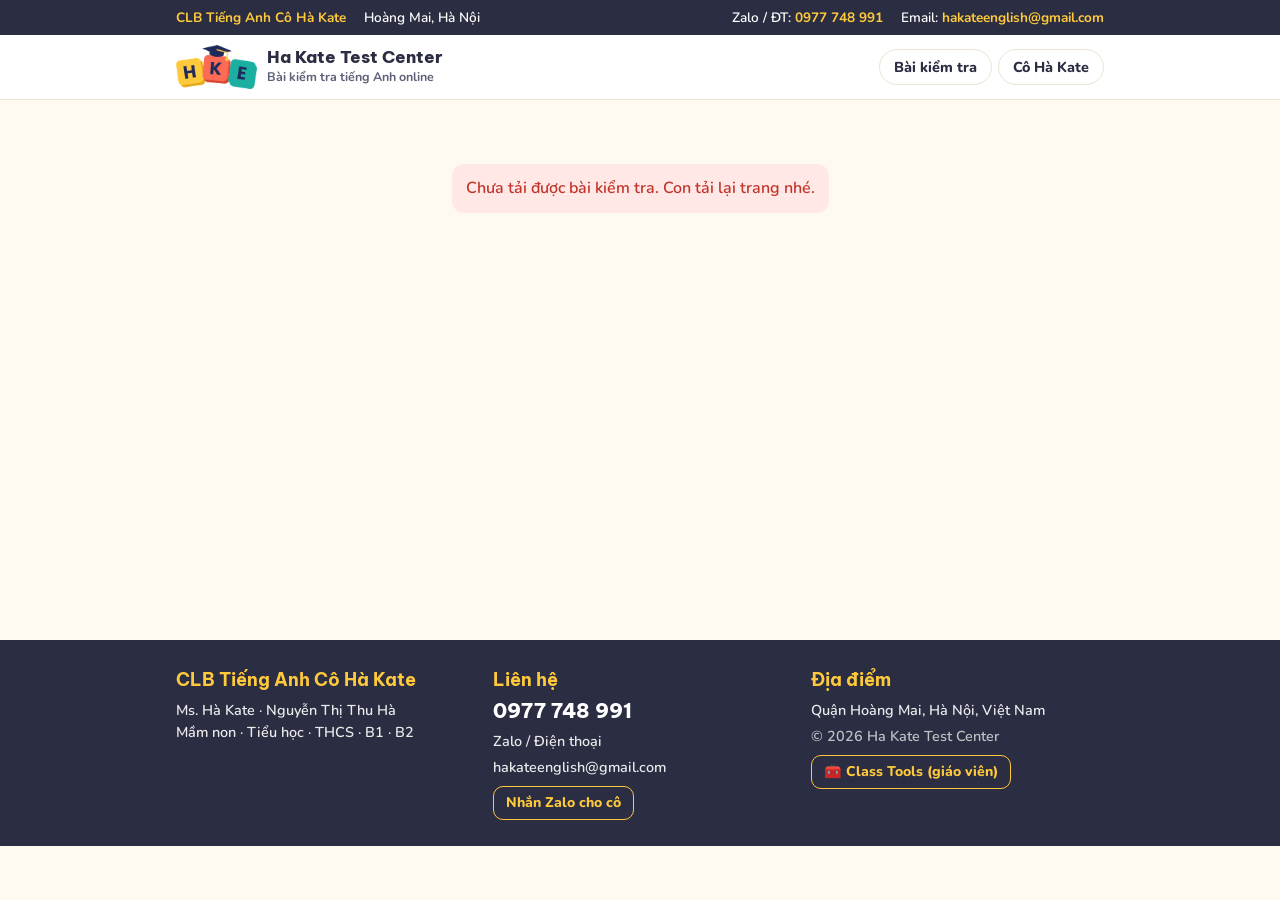
<file: index.html>
<!DOCTYPE html>
<html lang="vi">
<head>
<base target="_blank">
<meta charset="utf-8">
<title>Ha Kate Test Center – Thẻ từ &amp; bài kiểm tra tiếng Anh</title>
<meta name="description" content="Thẻ từ vựng, bài kiểm tra và game tiếng Anh của CLB Tiếng Anh Cô Hà Kate – Mầm non, Tiểu học, THCS, B1, B2.">
<meta property="og:title" content="Ha Kate Test Center">
<meta property="og:description" content="Thẻ từ vựng, bài kiểm tra và game tiếng Anh của CLB Tiếng Anh Cô Hà Kate.">
<meta name="theme-color" content="#2b2d42">
<link rel="icon" href="data:image/svg+xml,%3Csvg xmlns='http://www.w3.org/2000/svg' viewBox='0 0 64 64'%3E%3Ccircle cx='32' cy='32' r='30' fill='%23ffc93c'/%3E%3Ctext x='32' y='42' font-family='Arial' font-weight='700' font-size='26' text-anchor='middle' fill='%232b2d42'%3EHK%3C/text%3E%3C/svg%3E">
<meta name="viewport" content="width=device-width, initial-scale=1">
<link rel="preconnect" href="https://fonts.googleapis.com">
<link rel="stylesheet" href="https://fonts.googleapis.com/css2?family=Baloo+2:wght@600;700;800&family=Be+Vietnam+Pro:wght@600;700;800&family=Nunito:ital,wght@0,500;0,600;0,700;0,800;1,600&display=swap">
<style>
:root{
  --bg:#fffaf0; --sheet:#ffffff; --ink:#2b2d42; --muted:#5d6077; --line:#ece4d2;
  --sun:#ffc93c; --sun-ink:#2b2d42; --accent:#1f7fc2; --accent-ink:#ffffff; --night:#2b2d42; --night-ink:#ffffff;
  --c1:#ff6b5b; --c1-bg:#ffe8e5; --c1-ink:#b2342a;
  --c2:#3ba9ee; --c2-bg:#e2f3fd; --c2-ink:#1a6fab;
  --c3:#22b8a5; --c3-bg:#ddf6f2; --c3-ink:#0e7f70;
  --c4:#7c5cff; --c4-bg:#ece7ff; --c4-ink:#5b3fd9;
  --c5:#ffc93c; --c5-bg:#fff1c9; --c5-ink:#7a5300;
  --c6:#7bc96f; --c6-bg:#e5f6e0; --c6-ink:#2f7d22;
  --ok:#2f7d22; --ok-bg:#e5f6e0; --bad:#c2352c; --bad-bg:#ffe8e5;
  --font-display:"Be Vietnam Pro","Segoe UI",system-ui,sans-serif;
  --font-body:"Nunito","Segoe UI",system-ui,sans-serif;
  --font-mono:ui-monospace,Consolas,"Courier New",monospace;
}
@media (prefers-color-scheme: dark){:root:not([data-theme="light"]){
  --bg:#17182a; --sheet:#202237; --ink:#eef0fa; --muted:#a9adc6; --line:#33364f;
  --sun:#f2c13a; --sun-ink:#1d1e2c; --accent:#7cc3f5; --accent-ink:#10203a; --night:#0f1020; --night-ink:#eef0fa;
  --c1:#ff8a7d; --c1-bg:#3b2224; --c1-ink:#ffb2a8;
  --c2:#6cc1f5; --c2-bg:#1b2f42; --c2-ink:#a6dafc;
  --c3:#4fd3c0; --c3-bg:#16342f; --c3-ink:#8ee9dc;
  --c4:#a690ff; --c4-bg:#2a2447; --c4-ink:#c9bcff;
  --c5:#f2c13a; --c5-bg:#3a3220; --c5-ink:#ffdf85;
  --c6:#93d989; --c6-bg:#1f3520; --c6-ink:#b9ecb1;
  --ok:#93d989; --ok-bg:#1f3520; --bad:#ff8a7d; --bad-bg:#3b2224; color-scheme:dark}}
*{box-sizing:border-box}
html{scroll-behavior:smooth}
body{background:var(--bg);color:var(--ink);font-family:var(--font-body);font-size:16px;line-height:1.55;font-weight:600}
.wrap{max-width:960px;margin:0 auto;padding-left:max(16px,env(safe-area-inset-left,0px));padding-right:max(16px,env(safe-area-inset-right,0px))}
h1,h2,h3{font-family:var(--font-display);font-weight:800;letter-spacing:-.01em;text-wrap:balance;margin:0}
a{color:var(--accent)}
.note{font-size:.9rem;color:var(--muted);font-weight:600}
.strip{background:var(--night);color:var(--night-ink);font-size:.85rem}
.strip .wrap{display:flex;gap:4px 18px;flex-wrap:wrap;align-items:center;padding-block:7px}
.strip b{color:var(--sun)}
.strip .sp{margin-left:auto}
header.top{position:sticky;top:0;z-index:5;background:var(--sheet);border-bottom:1px solid var(--line)}
header.top .wrap{display:flex;align-items:center;gap:10px 16px;flex-wrap:wrap;padding-block:10px}
.brand{display:flex;align-items:center;gap:10px;text-decoration:none;color:var(--ink);min-width:0}
.logo{flex:none;width:38px;height:38px;border-radius:50%;background:var(--sun);color:var(--sun-ink);display:grid;place-items:center;font-family:var(--font-display);font-weight:800;font-size:.95rem;overflow:hidden}
.logo img{width:100%;height:100%;object-fit:cover;object-position:center 30%}
.brand b{font-family:var(--font-display);font-weight:800;font-size:1.05rem;line-height:1.1;display:block}
.brand small{display:block;font-size:.78rem;color:var(--muted);font-weight:700}
nav.tabs{display:flex;gap:6px;margin-left:auto;flex-wrap:wrap}
.navbtn{font:inherit;font-weight:800;font-size:.9rem;border:1.5px solid var(--line);background:transparent;color:var(--ink);border-radius:99px;padding:6px 14px;text-decoration:none;white-space:nowrap}
.navbtn[aria-current="page"]{background:var(--ink);color:var(--sheet);border-color:var(--ink)}
.progress{flex:1 1 100%;display:flex;align-items:center;gap:10px;font-variant-numeric:tabular-nums;color:var(--muted);font-size:.9rem}
.bar{flex:1;height:8px;background:var(--line);border-radius:99px;overflow:hidden}
.bar i{display:block;height:100%;width:0;background:var(--accent);transition:width .25s}
.clock{font-weight:800;color:var(--ink)} .clock.late{color:var(--bad)}
main.wrap{padding-block:24px 56px;min-height:60vh}
.btn{font:inherit;font-weight:800;border-radius:12px;padding:10px 18px;border:2px solid var(--accent);background:var(--accent);color:var(--accent-ink);cursor:pointer;text-decoration:none;display:inline-flex;align-items:center;gap:8px;justify-content:center}
.btn.ghost{background:transparent;color:var(--accent)}
.btn.sun{background:var(--sun);border-color:var(--sun);color:var(--sun-ink)}
.btn.small{padding:5px 12px;font-size:.88rem;border-width:1.5px;border-radius:10px}
.btn:focus-visible,.navbtn:focus-visible,.folder:focus-visible{outline:3px solid var(--ink);outline-offset:2px}
.btn[disabled]{opacity:.5;cursor:not-allowed}
.row{display:flex;gap:10px;flex-wrap:wrap;align-items:center}
.card{background:var(--sheet);border:1px solid var(--line);border-radius:18px;padding:20px}
.warn{background:var(--c5-bg);color:var(--c5-ink);border-radius:12px;padding:12px 14px}
.okmsg{background:var(--ok-bg);color:var(--ok);border-radius:12px;padding:12px 14px;font-weight:800}
.errmsg{background:var(--bad-bg);color:var(--bad);border-radius:12px;padding:12px 14px}
.crumbs{font-size:.9rem;margin-bottom:10px;color:var(--muted)}
.crumbs a{font-weight:800;text-decoration:none}
.hello{display:flex;gap:18px;align-items:center;margin-bottom:16px}
.hello h1{font-size:clamp(1.6rem,4.5vw,2.2rem);line-height:1.15}
.hello p{margin:4px 0 0;color:var(--muted);max-width:60ch}
.procard{display:flex;gap:16px;align-items:center;flex-wrap:wrap;background:var(--night);color:var(--night-ink);border-radius:20px;padding:16px 18px;text-decoration:none;margin-bottom:28px}
.procard .ph{flex:none;width:76px;height:76px;border-radius:50%;background:var(--sun);border:3px solid var(--sun);overflow:hidden;display:grid;place-items:center;font-family:var(--font-display);font-weight:800;font-size:1.5rem;color:var(--sun-ink)}
.procard .ph img{width:100%;height:100%;object-fit:cover;object-position:center 30%}
.procard .pc-text{flex:1 1 260px;min-width:0;display:flex;flex-direction:column;gap:2px}
.procard .pc-text b{font-family:var(--font-display);font-size:1.2rem;color:var(--sun)}
.procard .pc-text>span:last-child{font-size:.9rem;opacity:.9}
.procard:focus-visible{outline:3px solid var(--sun);outline-offset:2px}
.sec-h{display:flex;align-items:baseline;justify-content:space-between;gap:10px;margin:0 0 12px}
.sec-h h2{font-size:1.25rem}
.folders{display:grid;grid-template-columns:repeat(auto-fill,minmax(150px,1fr));gap:12px}
.folder{position:relative;display:flex;flex-direction:column;gap:2px;text-decoration:none;color:var(--fi);background:var(--fb);border-radius:16px;padding:30px 14px 14px;min-height:112px;transition:transform .15s}
.folder::before{content:"";position:absolute;top:-7px;left:14px;width:46%;height:14px;border-radius:8px 8px 0 0;background:var(--fb)}
.folder:hover{transform:translateY(-2px)}
.folder .fn{font-family:var(--font-display);font-weight:800;font-size:1.3rem;line-height:1.1}
.folder .fe{font-size:.82rem;font-weight:700;opacity:.85}
.folder .fc{margin-top:auto;font-size:.82rem;font-weight:800;font-variant-numeric:tabular-nums}
.folder .dot{position:absolute;top:12px;right:12px;width:12px;height:12px;border-radius:50%;background:var(--fa)}
.k1{--fb:var(--c1-bg);--fi:var(--c1-ink);--fa:var(--c1)} .k2{--fb:var(--c2-bg);--fi:var(--c2-ink);--fa:var(--c2)} .k3{--fb:var(--c3-bg);--fi:var(--c3-ink);--fa:var(--c3)}
.k4{--fb:var(--c4-bg);--fi:var(--c4-ink);--fa:var(--c4)} .k5{--fb:var(--c5-bg);--fi:var(--c5-ink);--fa:var(--c5)} .k6{--fb:var(--c6-bg);--fi:var(--c6-ink);--fa:var(--c6)}
.fhead{display:flex;align-items:center;gap:14px;margin-bottom:18px;flex-wrap:wrap}
.fhead .tag{font-family:var(--font-display);font-weight:800;background:var(--fb);color:var(--fi);border-radius:12px;padding:6px 14px;font-size:1.05rem}
.fhead h1{font-size:clamp(1.5rem,4vw,2rem)}
.tlist{display:grid;gap:10px}
.trow{display:flex;gap:12px 18px;align-items:center;flex-wrap:wrap;background:var(--sheet);border:1px solid var(--line);border-left:6px solid var(--fa);border-radius:14px;padding:14px 16px}
.trow .grow{flex:1 1 260px;min-width:0}
.trow h3{font-size:1.1rem;line-height:1.25}
.facts{display:flex;gap:4px 14px;flex-wrap:wrap;color:var(--muted);font-size:.86rem;font-variant-numeric:tabular-nums}
.empty{border:2px dashed var(--line);border-radius:16px;padding:30px 20px;text-align:center;color:var(--muted)}
.ex-title{font-size:clamp(1.5rem,4.5vw,2.1rem);line-height:1.15;margin:4px 0 6px}
.lead{color:var(--muted);margin:0 0 18px;max-width:64ch}
.startcard{display:grid;gap:14px;max-width:560px}
.idform{display:grid;grid-template-columns:3fr 2fr;gap:12px}
@media (max-width:520px){.idform{grid-template-columns:1fr}}
label.f{display:flex;flex-direction:column;gap:4px;font-size:.84rem;font-weight:800;color:var(--muted)}
input[type=text]{font:inherit;font-size:1rem;font-weight:600;color:var(--ink);background:var(--bg);border:1.5px solid var(--line);border-radius:10px;padding:9px 12px;min-width:0;width:100%}
input:focus-visible{outline:2px solid var(--accent);outline-offset:1px}
.who{display:flex;gap:8px 16px;flex-wrap:wrap;align-items:center;background:var(--c2-bg);color:var(--c2-ink);border-radius:12px;padding:10px 14px;font-weight:800}
.who button{margin-left:auto}
.part{margin-top:30px}
.part-head{display:flex;align-items:baseline;gap:4px 12px;flex-wrap:wrap;margin-bottom:10px}
.eyebrow{font-family:var(--font-display);font-weight:800;font-size:.76rem;letter-spacing:.1em;text-transform:uppercase;color:var(--accent)}
.part h2{font-size:1.25rem}
.q{background:var(--sheet);border:1px solid var(--line);border-radius:14px;padding:14px 16px;margin:0 0 10px}
.q.right{border-color:var(--ok)} .q.wrong{border-color:var(--bad)}
.stem{display:flex;gap:10px;margin:0 0 10px;padding:0;float:left;width:100%}
.qn{font-family:var(--font-display);font-weight:800;min-width:2.3em;font-variant-numeric:tabular-nums;color:var(--accent)}
.stem p{margin:0;min-width:0}
.say{margin-left:8px;border:1.5px solid var(--accent);background:var(--sheet);color:var(--accent);border-radius:999px;padding:3px 12px;font:inherit;font-weight:800;cursor:pointer;vertical-align:middle}
.say:hover{background:var(--accent);color:var(--accent-ink)}
.tts-hint{position:fixed;left:12px;right:12px;bottom:16px;z-index:9999;background:#333;color:#fff;padding:12px 14px;border-radius:12px;font-size:15px;line-height:1.4;box-shadow:0 6px 20px rgba(0,0,0,.25)}
.aud{display:block;margin:8px 0 2px;width:100%;max-width:360px;height:38px}
.opts{display:grid;grid-template-columns:repeat(2,minmax(0,1fr));gap:8px;clear:both}
.opts.long{grid-template-columns:1fr}
@media (max-width:520px){.opts{grid-template-columns:1fr}}
.opt{position:relative;display:flex;align-items:flex-start;gap:10px;padding:9px 12px;border:1.5px solid var(--line);border-radius:10px;cursor:pointer;background:var(--bg);min-width:0}
.opt input{position:absolute;opacity:0;pointer-events:none}
.opt .l{flex:none;width:1.75em;height:1.75em;border-radius:50%;border:1.5px solid var(--muted);display:grid;place-items:center;font-weight:800;font-size:.85rem}
.opt .t{min-width:0;overflow-wrap:anywhere}
.opt:hover{border-color:var(--accent)}
.opt:has(input:focus-visible){outline:2px solid var(--accent);outline-offset:1px}
.opt:has(input:checked){border-color:var(--accent);background:color-mix(in srgb,var(--accent) 12%,var(--sheet))}
.opt:has(input:checked) .l{background:var(--accent);border-color:var(--accent);color:var(--accent-ink)}
.done .opt{cursor:default}
.opt.is-key{border-color:var(--ok);background:var(--ok-bg)}
.opt.is-key .l{background:var(--ok);border-color:var(--ok);color:var(--sheet)}
.opt.is-miss{border-color:var(--bad);background:var(--bad-bg)}
.opt.is-miss .l{background:var(--bad);border-color:var(--bad);color:var(--sheet)}
.submitbox{margin-top:28px;display:flex;flex-direction:column;gap:12px}
.result{margin-top:24px;display:grid;gap:14px}
.score{font-family:var(--font-display);font-weight:800;font-size:clamp(2.6rem,9vw,3.8rem);line-height:1;font-variant-numeric:tabular-nums}
.score small{font-size:.4em;color:var(--muted)}
.parts-score{display:grid;grid-template-columns:repeat(auto-fit,minmax(140px,1fr));gap:8px}
.ps{border:1px solid var(--line);border-radius:10px;padding:10px;font-variant-numeric:tabular-nums;min-width:0}
.ps b{display:block;font-size:1.15rem} .ps span{font-size:.8rem;color:var(--muted)}
.pro-hero{display:grid;grid-template-columns:minmax(0,200px) minmax(0,1fr);gap:24px;align-items:center;background:var(--sun);color:var(--sun-ink);border-radius:26px;padding:24px}
@media (max-width:620px){.pro-hero{grid-template-columns:1fr;justify-items:start}}
.pro-hero .big{width:min(200px,60vw);aspect-ratio:1;max-width:100%;border-radius:50%;background:var(--sheet);border:6px solid var(--sheet);box-shadow:0 0 0 5px var(--c1);overflow:hidden;display:grid;place-items:center;font-family:var(--font-display);font-weight:800;font-size:3rem}
.pro-hero .big img{width:100%;height:100%;object-fit:cover;object-position:center 30%}
.pro-hero h1{font-size:clamp(2rem,6vw,2.8rem);line-height:1.05}
.pro-hero .role{font-weight:800;margin:6px 0 10px;opacity:.85}
.pro-hero p{margin:0;max-width:60ch}
.hl{display:grid;grid-template-columns:repeat(auto-fit,minmax(220px,1fr));gap:12px;margin-top:22px}
.hl div{background:var(--fb);color:var(--ink);border-radius:18px;padding:16px}
.hl b{display:block;font-family:var(--font-display);font-size:1.25rem;color:var(--fi);line-height:1.15;margin-bottom:4px}
.two{display:grid;grid-template-columns:repeat(auto-fit,minmax(280px,1fr));gap:14px;margin-top:22px}
.two .card h2{font-size:1.2rem;margin-bottom:10px}
.tl{display:grid;gap:10px;margin:0;padding:0;list-style:none}
.tl li b{display:block;line-height:1.35}
.tl li span{font-size:.88rem;color:var(--muted)}
.photos{display:grid;grid-template-columns:repeat(auto-fill,minmax(200px,1fr));gap:12px;margin-top:12px}
.photos figure{margin:0;background:var(--sheet);border:1px solid var(--line);border-radius:16px;padding:8px 8px 10px;display:grid;gap:6px}
.photos img{width:100%;aspect-ratio:4/3;object-fit:cover;border-radius:10px;display:block;background:var(--line)}
.photos figcaption{font-size:.86rem;font-weight:800;line-height:1.3}
.quote{margin-top:22px;background:var(--c1-bg);color:var(--c1-ink);border-radius:20px;padding:20px;text-align:center;font-family:var(--font-display);font-weight:800;font-size:1.25rem;line-height:1.3}
footer.foot{background:var(--night);color:var(--night-ink)}
footer.foot .wrap{display:grid;grid-template-columns:repeat(auto-fit,minmax(200px,1fr));gap:16px 24px;padding-block:26px}
footer.foot b.fb{font-family:var(--font-display);font-size:1.15rem;color:var(--sun);display:block}
footer.foot p{margin:4px 0 0;font-size:.9rem;opacity:.9}
footer.foot .phone{font-family:var(--font-display);font-weight:800;font-size:1.25rem;color:var(--night-ink);user-select:all}
footer.foot .btn{margin-top:8px;border-color:var(--sun);color:var(--sun);background:transparent}
@media (prefers-reduced-motion:reduce){*{transition:none!important;scroll-behavior:auto!important}}
body{margin:0}
[hidden]{display:none!important}
.loading{display:flex;gap:12px;align-items:center;justify-content:center;padding:40px 0;color:var(--muted)}
.spin{width:22px;height:22px;border-radius:50%;border:3px solid var(--line);border-top-color:var(--accent);animation:sp 1s linear infinite}
@keyframes sp{to{transform:rotate(360deg)}}
a.navbtn,a.folder,a.procard,.crumbs a{cursor:pointer}
.fbooks{display:grid;gap:22px;margin-bottom:26px}
.units{display:grid;grid-template-columns:repeat(auto-fill,minmax(170px,1fr));gap:10px}
.unit{position:relative;display:flex;flex-direction:column;gap:2px;text-decoration:none;color:var(--fi);background:var(--fb);border-radius:14px;padding:12px 14px;min-height:96px;transition:transform .15s}
.unit:hover{transform:translateY(-2px)}
.unit:focus-visible{outline:3px solid var(--ink);outline-offset:2px}
.unit .un{font-family:var(--font-display);font-weight:800;font-size:1.1rem;line-height:1.1}
.unit .ut{font-size:.88rem;font-weight:800;color:var(--ink);line-height:1.25}
.unit .uc{margin-top:auto;font-size:.78rem;font-weight:800;opacity:.85}
.bookh{display:flex;align-items:center;gap:10px;margin:0 0 10px;flex-wrap:wrap}
.bookh h2{font-size:1.2rem}
.bookh .bk{flex:none;width:34px;height:34px;border-radius:10px;display:grid;place-items:center;background:var(--fb);font-size:1.1rem}
.uacts{display:grid;grid-template-columns:repeat(auto-fit,minmax(210px,1fr));gap:12px}
.uact{display:flex;flex-direction:column;gap:6px;background:var(--fb);color:var(--fi);border-radius:18px;padding:18px;text-decoration:none;min-height:160px}
.uact .ic{font-size:2.2rem;line-height:1}
.uact b{font-family:var(--font-display);font-size:1.3rem;color:var(--fi)}
.uact span{color:var(--ink);font-size:.92rem}
.uact .soon{margin-top:auto;align-self:flex-start;background:var(--sheet);color:var(--muted);border-radius:99px;padding:3px 10px;font-size:.8rem;font-weight:800}
a.uact{cursor:pointer;transition:transform .15s} a.uact:hover{transform:translateY(-2px)} a.uact:focus-visible{outline:3px solid var(--ink);outline-offset:2px}
.uact .go{margin-top:auto;align-self:flex-start;color:var(--accent-ink)}
.fc-wrap{display:grid;justify-items:center;gap:14px}
.fc-tools{display:flex;gap:8px 14px;flex-wrap:wrap;align-items:center;justify-content:center;font-size:.9rem;color:var(--muted)}
.fc-tools label{display:inline-flex;gap:6px;align-items:center;font-weight:800;cursor:pointer}
.fc-tools input{width:18px;height:18px;accent-color:var(--accent)}
.fc-pos{font-family:var(--font-display);font-weight:800;color:var(--ink);font-variant-numeric:tabular-nums}
.fc-card{position:relative;width:min(420px,100%);min-height:360px;background:var(--sheet);border:3px solid var(--fa);border-radius:28px;box-shadow:0 10px 0 var(--fb);display:flex;flex-direction:column;align-items:center;justify-content:center;gap:10px;padding:28px 20px 40px;cursor:pointer;user-select:none;text-align:center}
.fc-card:focus-visible{outline:3px solid var(--ink);outline-offset:3px}
.fc-card .cor{position:absolute;width:16px;height:16px;border-radius:50%;background:var(--fa)}
.fc-card .cor.a{top:16px;left:16px} .fc-card .cor.b{bottom:16px;right:16px}
.fc-img{font-size:clamp(5rem,22vw,7.5rem);line-height:1.1;min-height:1.1em;display:grid;place-items:center}
.fc-img img{width:min(220px,60vw);height:min(220px,60vw);object-fit:contain;border-radius:16px}
.ltr{width:1.3em;height:1.3em;border-radius:50%;background:var(--fb);color:var(--fi);display:grid;place-items:center;font-family:var(--font-display);font-weight:800;font-size:.75em}
.num{font-family:var(--font-display);font-weight:800;color:var(--fi);font-size:.8em}
.fc-word{font-family:var(--font-display);font-weight:800;font-size:clamp(2rem,8vw,2.8rem);line-height:1.1;color:var(--ink);overflow-wrap:anywhere}
.fc-mean{font-size:1.15rem;font-weight:800;color:var(--fi);background:var(--fb);border-radius:99px;padding:4px 14px;visibility:hidden}
.fc-mean.on{visibility:visible}
.fc-count{position:absolute;bottom:10px;left:0;right:0;font-family:var(--font-display);font-weight:800;font-size:1.8rem;color:var(--c1);height:2.2rem}
.fc-say{position:absolute;top:12px;right:12px;width:46px;height:46px;border-radius:50%;border:2px solid var(--fa);background:var(--fb);font-size:1.3rem;cursor:pointer;display:grid;place-items:center;padding:0}
.fc-dots{display:flex;gap:5px;flex-wrap:wrap;justify-content:center;max-width:420px}
.fc-dots i{width:8px;height:8px;border-radius:50%;background:var(--line)} .fc-dots i.on{background:var(--accent)}
.fc-nav{display:flex;gap:10px;justify-content:center;flex-wrap:wrap}
.fc-tip{font-size:.88rem;color:var(--muted);text-align:center;max-width:46ch;margin:0}
.fc-grid{display:grid;grid-template-columns:repeat(auto-fill,minmax(140px,1fr));gap:10px;width:100%}
.fc-mini{display:flex;flex-direction:column;align-items:center;gap:4px;background:var(--sheet);border:2px solid var(--fa);border-radius:16px;padding:12px 8px;cursor:pointer;font:inherit;color:var(--ink);text-align:center}
.fc-mini .e{font-size:2.6rem;line-height:1.1}
.fc-mini .e img{width:64px;height:64px;object-fit:contain}
.fc-mini b{font-family:var(--font-display);font-size:1.05rem;overflow-wrap:anywhere}
.fc-mini small{color:var(--muted);font-weight:700;font-size:.8rem}
.brandlogo{flex:none;height:44px;width:auto;display:block}
</style>
<link rel="stylesheet" href="games.css?v=7">
<link rel="stylesheet" href="quiz.css?v=8">
</head>
<body>
<div class="strip"><div class="wrap">
  <span><b>CLB Tiếng Anh Cô Hà Kate</b></span>
  <span>Hoàng Mai, Hà Nội</span>
  <span class="sp">Zalo / ĐT: <b>0977 748 991</b></span>
  <span>Email: <b>hakateenglish@gmail.com</b></span>
</div></div>
<header class="top"><div class="wrap">
  <a class="brand" href="#" data-go="home" target="_self"><img class="brandlogo" src="logo-mark.png?v=7" alt="Ha Kate English"><span id="logoPh" hidden></span><span><b>Ha Kate Test Center</b><small>Bài kiểm tra tiếng Anh online</small></span></a>
  <nav class="tabs">
    <a class="navbtn" href="#" data-go="home" id="navHome" target="_self">Bài kiểm tra</a>
    <a class="navbtn" href="#" data-go="profile" id="navProfile" target="_self">Cô Hà Kate</a>
  </nav>
  <div class="progress" id="examBar" hidden><div class="bar"><i id="barFill"></i></div><span id="progText">0 / 0</span><span class="clock" id="clock"></span></div>
</div></header>
<main class="wrap">
<div class="loading" id="loading"><span class="spin"></span>Đang tải bài kiểm tra…</div>
<section id="vHome" hidden>
  <div id="galStrip"></div>
  <div class="hello"><div><h1>Chào các con và quý phụ huynh!</h1>
    <p>Chọn khối lớp của con, bấm vào bài, điền họ tên rồi bắt đầu làm. Nộp bài xong con xem điểm và đáp án đúng ngay, điểm được gửi thẳng tới cô.</p></div></div>
  <a class="procard" href="#" data-go="profile" target="_self">
    <span class="ph" id="helloPh">HK</span>
    <span class="pc-text"><span class="eyebrow" style="color:inherit;opacity:.8">Hồ sơ giáo viên</span><b>Ms. Hà Kate · Nguyễn Thị Thu Hà</b><span>Trưởng Bộ phận HTQT, Chuyên gia của BQL Đề án NNQG, Bộ GD&amp;ĐT · Giám khảo Trạng Nguyên Tiếng Anh toàn quốc · Hội đồng IOE</span></span>
    <span class="btn sun small">Xem hồ sơ</span>
  </a>
  <div class="sec-h"><h2>Chọn khối lớp</h2><span class="note" id="totalCount"></span></div>
  <div class="folders" id="folderGrid"></div>
</section>
<section id="vFolder" hidden>
  <div class="crumbs"><a href="#" data-go="home" target="_self">Bài kiểm tra</a> / <span id="fCrumb"></span></div>
  <div class="fhead" id="fHead"></div>
  <div class="fbooks" id="fBooks"></div>
  <div class="sec-h" id="fTestsH" hidden><h2>Bài kiểm tra</h2></div>
  <div class="tlist" id="fList"></div>
</section>
<section id="vGames" hidden>
  <div class="crumbs"><a href="#" data-go="home" target="_self">Bài kiểm tra</a> / <a id="gmCrumbF" href="#" target="_self"></a> / <a id="gmCrumbU" href="#" target="_self"></a> / Game</div>
  <div id="gmBox"></div>
</section>
<section id="vPlay" hidden><div id="playBox"></div></section>
<section id="vGallery" hidden>
  <div class="crumbs"><a href="#" data-go="home" target="_self">Trang chủ</a> / Gallery</div>
  <div class="hello"><div><h1>📸 Gallery lớp học</h1><p>Ảnh và video các lớp học của CLB Tiếng Anh Cô Hà Kate.</p></div></div>
  <div id="galBox"></div>
</section>
<section id="vUnit" hidden>
  <div class="crumbs"><a href="#" data-go="home" target="_self">Bài kiểm tra</a> / <a id="uCrumbF" href="#" target="_self"></a> / <span id="uCrumb"></span></div>
  <div class="fhead" id="uHead"></div>
  <div class="uacts" id="uActs"></div>
</section>
<section id="vCards" hidden>
  <div class="crumbs"><a href="#" data-go="home" target="_self">Bài kiểm tra</a> / <a id="cCrumbF" href="#" target="_self"></a> / <a id="cCrumbU" href="#" target="_self"></a> / Thẻ từ</div>
  <div id="fcBox"></div>
</section>
<section id="vExam" hidden>
  <div class="crumbs"><a href="#" data-go="home" target="_self">Bài kiểm tra</a> / <a id="exCrumb" href="#" target="_self"></a></div>
  <h1 class="ex-title" id="exTitle"></h1>
  <p class="lead" id="exLead"></p>
  <section class="card startcard" id="startCard">
    <div class="eyebrow">Bước 1 · Điền thông tin</div>
    <div class="idform">
      <label class="f" for="sName">Họ và tên học sinh<input type="text" id="sName" autocomplete="name" placeholder="VD: Nguyễn Minh Anh"></label>
      <label class="f" for="sClass">Lớp<input type="text" id="sClass" placeholder="VD: Lớp 3A – thứ 7"></label>
    </div>
    <div class="errmsg" id="startErr" hidden>Con điền họ tên trước khi làm bài nhé.</div>
    <div class="row"><button class="btn sun" type="button" id="startBtn">Bắt đầu làm bài</button></div>
  </section>
  <div id="examBody" hidden>
    <div class="who"><span id="whoText"></span><button class="btn ghost small" type="button" id="changeWho">Sửa tên</button></div>
    <form id="quiz" novalidate></form>
    <div class="submitbox" id="submitBox">
      <div class="warn" id="warnBox" hidden></div>
      <div class="errmsg" id="sendErr" hidden></div>
      <div class="row">
        <button class="btn" type="button" id="submitBtn">Nộp bài</button>
        <button class="btn ghost" type="button" id="confirmBtn" hidden>Vẫn nộp bài</button>
      </div>
    </div>
  </div>
  <section class="result card" id="result" hidden aria-live="polite">
    <div class="eyebrow" id="resWho"></div>
    <div class="score" id="scoreBig"></div>
    <p id="praise" style="margin:0;font-weight:800"></p>
    <div class="parts-score" id="partScores"></div>
    <div class="okmsg">Đã nộp bài. Cô Hà Kate đã nhận được kết quả của con.</div>
    <div class="row">
      <button class="btn ghost" type="button" id="retryBtn">Làm lại bài này</button>
      <a class="btn ghost" id="backFolder" href="#" target="_self">Các bài khác</a>
    </div>
    <p class="note" style="margin:0">Kéo lên trên để xem lại: viền xanh là đúng, viền đỏ là chưa đúng. Lời bài nghe đã hiện dưới mỗi bài nghe.</p>
  </section>
</section>
<section id="vProfile" hidden></section>
<section id="vTools" hidden></section>
</main>
<footer class="foot"><div class="wrap">
  <div><b class="fb">CLB Tiếng Anh Cô Hà Kate</b><p>Ms. Hà Kate · Nguyễn Thị Thu Hà<br>Mầm non · Tiểu học · THCS · B1 · B2</p></div>
  <div><b class="fb">Liên hệ</b><div class="phone">0977 748 991</div><p>Zalo / Điện thoại</p><p style="user-select:all;overflow-wrap:anywhere">hakateenglish@gmail.com</p><a class="btn small" href="https://zalo.me/0977748991" target="_blank" rel="noopener">Nhắn Zalo cho cô</a></div>
  <div><b class="fb">Địa điểm</b><p>Quận Hoàng Mai, Hà Nội, Việt Nam</p><p class="note" style="color:inherit;opacity:.7">© 2026 Ha Kate Test Center</p><a class="btn small" href="#tools" data-go="tools" target="_self">🧰 Class Tools (giáo viên)</a></div>
</div></footer>
<script>
(function(){
"use strict";
var L=["A","B","C","D"];
var $=function(id){return document.getElementById(id)};
function esc(s){return String(s==null?"":s).replace(/[&<>"']/g,function(c){return {"&":"&amp;","<":"&lt;",">":"&gt;",'"':"&quot;","'":"&#39;"}[c]})}
var ls={get:function(k){try{return JSON.parse(localStorage.getItem(k)||"null")}catch(e){return null}},set:function(k,v){try{localStorage.setItem(k,JSON.stringify(v))}catch(e){}},del:function(k){try{localStorage.removeItem(k)}catch(e){}}};
var FOLDERS=[{k:"kinder",n:"Mầm non",e:"Kindergarten",c:1},{k:"g1",n:"Lớp 1",e:"Grade 1",c:2},{k:"g2",n:"Lớp 2",e:"Grade 2",c:3},{k:"g3",n:"Lớp 3",e:"Grade 3",c:4},{k:"g4",n:"Lớp 4",e:"Grade 4",c:1},{k:"g5",n:"Lớp 5",e:"Grade 5",c:6},{k:"g6",n:"Lớp 6",e:"Grade 6",c:2},{k:"g7",n:"Lớp 7",e:"Grade 7",c:3},{k:"b1",n:"B1",e:"Intermediate",c:5},{k:"b2",n:"B2",e:"Upper-intermediate",c:4},{k:"ss",n:"Supersonic",e:"UK Phonics · Spelling Friends",c:6},{k:"songs",n:"Songs",e:"Bài hát tiếng Anh",c:2},{k:"stories",n:"Stories",e:"Truyện tiếng Anh",c:4},{k:"fest",n:"Holidays & Festivals",e:"Lễ hội và ngày lễ",c:1}];
function folderOf(k){for(var i=0;i<FOLDERS.length;i++)if(FOLDERS[i].k===k)return FOLDERS[i];return {k:k,n:k,e:"",c:2}}
var TESTS=[], PH={}, GALLERY=[], photosLoaded=false, CIDX={}, CARDS={}, FC=null;
function findTest(id){for(var i=0;i<TESTS.length;i++)if(TESTS[i].id===id)return TESTS[i];return null}
var API="https://script.google.com/macros/s/AKfycbxJjFlJVuFWiB4zoaYV4FFtVdAkvt3PUBkhiPFtXEu4nv31ri7aVAwg9bHz-bNMGzcq/exec";
function run(fn,arg){
  var url=API, opt={method:"GET",credentials:"omit",redirect:"follow",cache:"no-store"};
  if(fn==="submitTest"){opt={method:"POST",credentials:"omit",redirect:"follow",headers:{"Content-Type":"text/plain;charset=utf-8"},body:JSON.stringify({api:"submit",data:arg})}}
  else if(fn==="submitGame"){opt={method:"POST",credentials:"omit",redirect:"follow",headers:{"Content-Type":"text/plain;charset=utf-8"},body:JSON.stringify({api:"game",data:arg})}}
  else url+="?api="+(fn==="getData"?"data":fn==="getCards"?"cards&f="+encodeURIComponent(arg):fn==="getGallery"?"gallery":"photos")+"&t="+Date.now();
  return fetch(url,opt).then(function(r){if(!r.ok)throw new Error("Lỗi mạng "+r.status);return r.json()}).then(function(j){if(!j||!j.ok)throw new Error((j&&j.e)||"Lỗi máy chủ");return j.r});
}
var skipHash=false;
function parseHash(){var h=location.hash.replace(/^#\/?/,""),i=h.indexOf("/");if(!h)return {v:"home",a:""};return i<0?{v:h,a:""}:{v:h.slice(0,i),a:decodeURIComponent(h.slice(i+1))}}
var VIEWS=["vHome","vFolder","vUnit","vCards","vGames","vPlay","vGallery","vExam","vProfile","vTools"];
function show(v){document.body.classList.toggle("kid",["vFolder","vUnit","vCards","vGames","vPlay"].indexOf(v)>=0);VIEWS.forEach(function(x){$(x).hidden=x!==v});$("navHome").setAttribute("aria-current",v!=="vProfile"?"page":"false");$("navProfile").setAttribute("aria-current",v==="vProfile"?"page":"false")}
function go(view,arg,noPush){
  $("examBar").hidden=true; stopClock(); fcStop(); try{window.HKG&&HKG.stop()}catch(e){}
  if(!noPush){var nh=view==="home"?"":"#"+view+(arg?"/"+encodeURIComponent(arg):"");if(location.hash!==nh&&!(nh===""&&!location.hash)){skipHash=true;if(nh)location.hash=nh;else history.pushState(null,"",location.pathname+location.search)}}
  if(view==="test"){var t=findTest(arg);if(t){show("vExam");openExam(t);window.scrollTo(0,0);return}}
  if(view==="games"&&window.HKG){var gx=unitOf(arg);if(gx){show("vGames");$("gmCrumbF").textContent=gx.f.n;$("gmCrumbF").setAttribute("data-go","folder");$("gmCrumbF").setAttribute("data-arg",gx.k);$("gmCrumbU").textContent=gx.u.go?(gx.u.lab||"Test"):"Unit "+gx.u.n;$("gmCrumbU").setAttribute("data-go","unit");$("gmCrumbU").setAttribute("data-arg",arg);HKG.renderList($("gmBox"),gx,arg);window.scrollTo(0,0);return}}
  if(view==="play"&&window.HKG){var pp=String(arg||"").split("~"),pn=+pp.pop(),pa=pp.join("~"),px=unitOf(pa);if(px){show("vPlay");HKG.play($("playBox"),px,pa,pn);window.scrollTo(0,0);return}}
  if(view==="gallery"&&window.HKG){show("vGallery");HKG.galView($("galBox"));window.scrollTo(0,0);return}
  if(view==="unit"){show("vUnit");renderUnit(arg);window.scrollTo(0,0);return}
  if(view==="cards"){show("vCards");openCards(arg);window.scrollTo(0,0);return}
  if(view==="folder"){show("vFolder");renderFolder(arg);window.scrollTo(0,0);return}
  if(view==="profile"){show("vProfile");renderProfile();window.scrollTo(0,0);return}
  if(view==="tools"&&window.HKTOOLS){show("vTools");HKTOOLS.render($("vTools"));window.scrollTo(0,0);return}
  show("vHome");renderHome();window.scrollTo(0,0);
}
window.addEventListener("hashchange",function(){if(skipHash){skipHash=false;return}var s=parseHash();go(s.v,s.a,true)});window.addEventListener("popstate",function(){if(!location.hash){go("home",null,true)}});
document.addEventListener("click",function(e){var a=e.target.closest("[data-go]");if(!a)return;e.preventDefault();go(a.getAttribute("data-go"),a.getAttribute("data-arg"))});
function renderHome(){try{window.HKG&&HKG.galStrip($("galStrip"))}catch(e){}
  $("totalCount").textContent=TESTS.length+" bài";
  $("folderGrid").innerHTML=FOLDERS.map(function(f){var n=TESTS.filter(function(t){return t.folder===f.k}).length;
    return '<a class="folder k'+f.c+'" data-go="folder" data-arg="'+f.k+'" target="_self" href="#"><span class="dot"></span><span class="fn">'+esc(f.n)+'</span><span class="fe">'+esc(f.e)+'</span><span class="fc">'+(function(){var u=(CIDX[f.k]||[]).reduce(function(s,b){return s+b.u.filter(function(x){return !x.go}).length},0),a=[];if(u)a.push(u+" unit");if(n)a.push(n+" bài");return a.length?a.join(" · "):"Chưa có bài"})()+'</span></a>'}).join("");
}
function reviewOf(t){var m=String(t.id||'').match(/review-u(\d+)-(\d+)/i)||String(t.title||'').match(/Review\s*(?:Unit|U)?\s*(\d+)\s*[–—-]\s*(\d+)/i);return m?{a:+m[1],b:+m[2]}:null}
function unitNo(t){if(reviewOf(t))return '';var m=String(t.id||'').match(/-u(\d+)(?:-|$)/)||String(t.title||'').match(/Unit\s*(\d+)/i);return m?m[1]:''}
function reviewPlaced(k,t){var r=reviewOf(t);return !!r&&inBookUnit(k,r.b)}
function inBookUnit(k,n){return !!n&&(CIDX[k]||[]).some(function(b){return b.u.some(function(u){return String(u.n)===String(n)})})}
function renderFolder(k){
  var f=folderOf(k), list=TESTS.filter(function(t){return t.folder===k&&!inBookUnit(k,unitNo(t))&&!reviewPlaced(k,t)}), books=CIDX[k]||[];
  $("fCrumb").textContent=f.n; $("fHead").className="fhead k"+f.c;
  $("fHead").innerHTML='<span class="tag">'+esc(f.n)+'</span><h1>'+esc(f.e)+'</h1>';
  $("fList").className="tlist k"+f.c;
  $("fList").innerHTML=list.length?list.map(function(t){return '<div class="trow"><div class="grow"><h3>'+esc(t.title)+'</h3><div class="facts"><span>'+t.q.length+' câu</span><span>'+t.minutes+' phút</span>'+(t.parts.length>1?'<span>'+t.parts.map(function(p){return esc(p.t)}).join(" · ")+'</span>':"")+'</div></div><a class="btn" data-go="test" data-arg="'+esc(t.id)+'" target="_self" href="#">Làm bài</a></div>'}).join("")
    :(books.length?'':'<div class="empty">Thư mục '+esc(f.n)+' chưa có bài. Cô sẽ sớm thêm bài vào đây.</div>');
  renderBooks(k,f,books,list.length);
}
function renderBooks(k,f,books,nt){
  $("fBooks").innerHTML=books.map(function(b,bi){return '<div class="book k'+f.c+'"><div class="bookh"><span class="bk">📘</span><h2>'+esc(b.b)+'</h2><span class="note">'+(function(){var nu=b.u.filter(function(u){return !u.go}).length,nt=b.u.length-nu;return nu?nu+' unit · bấm vào unit để học thẻ từ':nt+' bài kiểm tra · bấm vào để làm bài'})()+'</span></div><div class="units">'+b.u.map(function(u,ui){if(u.go)return '<a class="unit review" data-go="play" data-arg="'+esc(k+'~'+bi+'~'+ui+'~1')+'" target="_self" href="#"><span class="un">'+esc(u.lab||'📝 Test')+'</span><span class="ut">'+esc(u.t)+'</span><span class="uc">📝 '+u.c+' câu'+(u.s?' · '+esc(u.s):'')+'</span></a>';return '<a class="unit" data-go="unit" data-arg="'+esc(k+'~'+bi+'~'+ui)+'" target="_self" href="#"><span class="un">'+(b.lab||'Unit')+' '+esc(u.n)+'</span><span class="ut">'+esc(u.t)+'</span><span class="uc">'+u.c+' thẻ từ'+(u.s?' · '+esc(u.s):'')+(window.HKG&&HKG.hasGames({k:k,b:b,u:u})?' · 🎮 game':'')+(TESTS.some(function(t){return t.folder===k&&unitNo(t)===String(u.n)})?' · 📝 test':'')+'</span></a>'+TESTS.filter(function(t){var r=reviewOf(t);return t.folder===k&&r&&String(r.b)===String(u.n)}).map(function(t){var r=reviewOf(t);return '<a class="unit review" data-go="test" data-arg="'+esc(t.id)+'" target="_self" href="#"><span class="un">⭐ Review</span><span class="ut">Ôn tập Unit '+r.a+'–'+r.b+'</span><span class="uc">📝 '+t.q.length+' câu · '+t.minutes+' phút</span></a>'}).join("")}).join("")+'</div></div>'}).join("");
  $("fBooks").hidden=!books.length; $("fTestsH").hidden=!(books.length&&nt);
}
function unitOf(arg){var p=String(arg||"").split("~"),k=p[0],b=(CIDX[k]||[])[+p[1]],u=b&&b.u[+p[2]];return u?{k:k,f:folderOf(k),b:b,u:u,arg:arg}:null}
function renderUnit(arg){
  var x=unitOf(arg); if(!x){go("home",null,true);return}
  $("uCrumbF").textContent=x.f.n; $("uCrumbF").setAttribute("data-go","folder"); $("uCrumbF").setAttribute("data-arg",x.k);
  $("uCrumb").textContent=(x.b.lab||"Unit")+" "+x.u.n;
  $("uHead").className="fhead k"+x.f.c;
  $("uHead").innerHTML='<span class="tag">'+esc(x.b.b)+'</span><h1>'+(x.b.lab||'Unit')+' '+esc(x.u.n)+(x.u.t?': '+esc(x.u.t):'')+'</h1>'+(x.u.s?'<span class="note">Âm / chữ trọng tâm: <b>'+esc(x.u.s)+'</b></span>':'');
  $("uActs").innerHTML=(x.u.v?'<a class="uact k4" href="https://www.youtube.com/watch?v='+esc(x.u.v)+'" target="_blank" rel="noopener"><img src="https://i.ytimg.com/vi/'+esc(x.u.v)+'/mqdefault.jpg" alt="" loading="lazy" style="width:100%;aspect-ratio:16/9;object-fit:cover;border-radius:12px"><b>▶ Xem video</b><span>Mở video trên YouTube</span><span class="btn small go">Xem video</span></a>':'')+'<a class="uact k2" data-go="cards" data-arg="'+esc(arg)+'" target="_self" href="#"><span class="ic">🃏</span><b>Thẻ từ</b><span>'+x.u.c+' từ vựng, có hình và giọng đọc mẫu</span><span class="btn small go">Học thẻ từ</span></a>'
   +(function(){var ut=TESTS.filter(function(t){return t.folder===x.k&&unitNo(t)===String(x.u.n)});return ut.length?ut.map(function(t){return '<a class="uact k1" data-go="test" data-arg="'+esc(t.id)+'" target="_self" href="#"><span class="ic">📝</span><b>Bài test</b><span>'+esc(t.title)+' · '+t.q.length+' câu · '+t.minutes+' phút</span><span class="btn small go">Làm bài</span></a>'}).join(''):(x.k==="ss"?'<a class="uact k1" data-go="play" data-arg="'+esc(arg+"~4")+'" target="_self" href="#"><span class="ic">📝</span><b>Bài test</b><span>30 câu kiểm tra cuối chủ đề: nghe, chọn chính tả, xếp chữ, viết từ</span><span class="btn small go">Làm bài</span></a>':(/^(songs|stories|fest)$/.test(x.k)?'':'<div class="uact k1"><span class="ic">📝</span><b>Bài test</b><span>Bài kiểm tra theo unit</span><span class="soon">Sắp có</span></div>'))})()
   +(window.HKG&&HKG.hasGames(x)?'<a class="uact k3" data-go="games" data-arg="'+esc(arg)+'" target="_self" href="#"><span class="ic">🎮</span><b>Game</b><span>'+HKG.count(x)+' game ôn từ vựng và mẫu câu, từ dễ đến khó</span><span class="btn small go">Chơi game</span></a>':'<div class="uact k3"><span class="ic">🎮</span><b>Game</b><span>Trò chơi ôn từ vựng</span><span class="soon">Sắp có</span></div>');
}
var fcTimer=null, VOICE=null;
function fcStop(){if(fcTimer){clearTimeout(fcTimer);fcTimer=null}try{window.speechSynthesis&&speechSynthesis.cancel()}catch(e){}}
var TTS={ok:!!(window.speechSynthesis&&window.SpeechSynthesisUtterance),unlocked:false,u:null};
var BADV=/Albert|Bad News|Bahh|Bells|Boing|Bubbles|Cellos|Good News|Jester|Organ|Superstar|Trinoids|Whisper|Wobble|Zarvox|Junior|Ralph|Fred|Kathy|Grandma|Grandpa|Eddy|Flo|Reed|Rocko|Sandy|Shelley|Novelty/i;
var GOODV=/Samantha|Daniel|Karen|Moira|Tessa|Serena|Arthur|Martha|Catherine|Kate|Oliver|Google (US|UK) English|Microsoft (Aria|Jenny|Libby|Sonia|Guy|Ryan|Zira|David|Mark|Hazel|George)|Siri/i;
var VRANK=[/Microsoft Ana .*Natural/i,/Microsoft (Ava|Emma|Jenny|Aria|Michelle|Ana|Andrew|Brian).*Natural/i,/Microsoft \w+ Online \(Natural\)/i,/Google US English/i,/(Ava|Zoe|Evan|Nathan|Allison|Samantha).*(Premium|Enhanced)/i,/Google UK English Female/i,/^(Samantha|Ava|Zoe|Allison|Susan|Karen|Moira|Tessa|Serena|Kate)\b/i];
function pickVoice(){try{var v=speechSynthesis.getVoices()||[];var en=v.filter(function(x){return /^en[-_](GB|US|AU|IE|CA)/i.test(x.lang)&&!BADV.test(x.name)});
  VOICE=null;for(var r=0;r<VRANK.length&&!VOICE;r++)VOICE=en.filter(function(x){return VRANK[r].test(x.name)})[0]||null;
  VOICE=VOICE||en.filter(function(x){return GOODV.test(x.name)})[0]||en.filter(function(x){return x.localService!==false})[0]||en[0]||null;var sv=ls.get("hk-voice");if(sv){var m=v.filter(function(x){return x.name===sv})[0];if(m)VOICE=m}}catch(e){}}
try{pickVoice();if(window.speechSynthesis&&speechSynthesis.addEventListener)speechSynthesis.addEventListener('voiceschanged',pickVoice);else if(window.speechSynthesis)speechSynthesis.onvoiceschanged=pickVoice}catch(e){}
function silentUrl(){var n=800,b=new ArrayBuffer(44+n),v=new DataView(b),w=function(o,s){for(var i=0;i<s.length;i++)v.setUint8(o+i,s.charCodeAt(i))};w(0,'RIFF');v.setUint32(4,36+n,true);w(8,'WAVE');w(12,'fmt ');v.setUint32(16,16,true);v.setUint16(20,1,true);v.setUint16(22,1,true);v.setUint32(24,8000,true);v.setUint32(28,8000,true);v.setUint16(32,1,true);v.setUint16(34,8,true);w(36,'data');v.setUint32(40,n,true);for(var i=0;i<n;i++)v.setUint8(44+i,128);return URL.createObjectURL(new Blob([b],{type:'audio/wav'}))}
function ttsUnlock(){if(TTS.unlocked)return;TTS.unlocked=true;
  try{var a=new Audio(silentUrl());a.setAttribute('playsinline','');a.volume=0.01;var p=a.play();if(p&&p.catch)p.catch(function(){})}catch(e){}
  try{var A=window.__AC||new (window.AudioContext||window.webkitAudioContext)();window.__AC=A;if(A.resume)A.resume();var b=A.createBuffer(1,1,22050),src=A.createBufferSource();src.buffer=b;src.connect(A.destination);src.start(0)}catch(e){}
  if(TTS.ok){try{var u=new SpeechSynthesisUtterance(" ");u.volume=0;u.lang="en-US";speechSynthesis.speak(u)}catch(e){}}}
['touchend','pointerup','click','keydown'].forEach(function(ev){document.addEventListener(ev,ttsUnlock,true)});
function say(w,rate){if(!w)return false;if(!TTS.ok){ttsHint();return false}
  try{var S=speechSynthesis;if(S.paused)S.resume();if(!VOICE)pickVoice();
    var go=function(){var u=new SpeechSynthesisUtterance(String(w));if(VOICE){u.voice=VOICE;u.lang=VOICE.lang}else u.lang="en-US";u.rate=rate||ls.get("hk-rate")||(/Natural|Google/.test(VOICE&&VOICE.name||"")?1:.95);u.pitch=1.12;u.volume=1;TTS.u=u;S.speak(u)};
    if(S.speaking||S.pending){S.cancel();setTimeout(go,150)}else go();return true}catch(e){return false}}
function ttsHint(){if(window.__ttsHinted)return;window.__ttsHinted=1;try{var d=document.createElement('div');d.className='tts-hint';d.innerHTML='Trình duyệt này chưa đọc được tiếng Anh. Con mở trang bằng <b>Safari</b> hoặc <b>Chrome</b> (không mở trong Zalo/Facebook) nhé.';document.body.appendChild(d);setTimeout(function(){d.remove()},7000)}catch(e){}}
function imgHtml(c){var i=String(c[4]||"");var m=i.match(/drive\.google\.com\/(?:file\/d\/|open\?id=|uc\?(?:export=\w+&)?id=|thumbnail\?id=)([\w-]{20,})/);if(m)i="https://drive.google.com/thumbnail?id="+m[1]+"&sz=w600";
  if(/^https?:\/\//.test(i))return '<img src="'+esc(i)+'" alt="'+esc(c[2])+'">';
  if(i)return /^[0-9]+$/.test(i)?'<span class="num">'+esc(i)+'</span>':esc(i);
  return '<span class="ltr">'+esc(String(c[2]).charAt(0).toUpperCase())+'</span>'}
function openCards(arg){
  var x=unitOf(arg); if(!x){go("home",null,true);return}
  try{speechSynthesis.speak(new SpeechSynthesisUtterance(" "))}catch(e){}
  $("cCrumbF").textContent=x.f.n; $("cCrumbF").setAttribute("data-go","folder"); $("cCrumbF").setAttribute("data-arg",x.k);
  $("cCrumbU").textContent="Unit "+x.u.n; $("cCrumbU").setAttribute("data-go","unit"); $("cCrumbU").setAttribute("data-arg",arg);
  var opt=ls.get("hk-fc")||{};
  FC={x:x,list:null,i:0,auto:opt.auto!==false,mean:!!opt.mean,all:false};
  var box=$("fcBox"); box.className="k"+x.f.c;
  if(CARDS[x.k]){fcSet();return}
  box.innerHTML='<div class="loading"><span class="spin"></span>Đang tải thẻ từ…</div>';
  run("getCards",x.k).then(function(r){CARDS[x.k]=r||[];if(FC&&FC.x.k===x.k&&!$("vCards").hidden)fcSet()}).catch(function(){box.innerHTML='<div class="errmsg">Chưa tải được thẻ từ. Con tải lại trang nhé.</div>'});
}
function fcSet(){var x=FC.x;FC.list=CARDS[x.k].filter(function(c){return c[0]===x.b.b&&String(c[1])===String(x.u.n)});FC.i=0;fcRender()}
function fcRender(){
  fcStop(); var box=$("fcBox"), CL=FC.list;
  if(!CL.length){box.innerHTML='<div class="empty">Unit này chưa có thẻ từ.</div>';return}
  var tools='<div class="fc-tools"><span class="fc-pos">'+(FC.all?CL.length+' thẻ':(FC.i+1)+' / '+CL.length)+'</span><label><input type="checkbox" id="fcAuto"'+(FC.auto?' checked':'')+'> Đếm 3-2-1 rồi đọc</label><label><input type="checkbox" id="fcMean"'+(FC.mean?' checked':'')+'> Hiện nghĩa tiếng Việt</label><button class="btn ghost small" type="button" id="fcVoice">🔊 Giọng đọc</button><button class="btn ghost small" type="button" id="fcAll">'+(FC.all?'Học từng thẻ':'Xem tất cả')+'</button></div>';
  if(FC.all){box.innerHTML='<div class="fc-wrap">'+tools+'<div class="fc-grid">'+CL.map(function(c,j){return '<button class="fc-mini" type="button" data-fi="'+j+'"><span class="e">'+imgHtml(c)+'</span><b>'+esc(c[2])+'</b>'+(FC.mean?'<small>'+esc(c[3])+'</small>':'')+'</button>'}).join("")+'</div><p class="fc-tip">Bấm vào một thẻ để học thẻ đó.</p></div>';fcBind();return}
  var c=CL[FC.i];
  box.innerHTML='<div class="fc-wrap">'+tools
   +'<div class="fc-card" id="fcCard" tabindex="0" role="button" aria-label="'+esc(c[2])+'"><span class="cor a"></span><span class="cor b"></span><button class="fc-say" type="button" id="fcSay" aria-label="Nghe đọc">🔊</button>'
   +'<div class="fc-img">'+imgHtml(c)+'</div><div class="fc-word">'+esc(c[2])+'</div><div class="fc-mean'+(FC.mean?' on':'')+'" id="fcMeanT">'+esc(c[3]||'')+'</div><div class="fc-count" id="fcCount" aria-live="polite"></div></div>'
   +'<div class="fc-dots">'+CL.map(function(_,j){return '<i'+(j===FC.i?' class="on"':'')+'></i>'}).join("")+'</div>'
   +'<div class="fc-nav"><button class="btn ghost" type="button" id="fcPrev"'+(FC.i?'':' disabled')+'>‹ Quay lại</button><button class="btn" type="button" id="fcNext">'+(FC.i<CL.length-1?'Tiếp ›':'Học lại từ đầu ↺')+'</button></div>'
   +'<p class="fc-tip">'+(FC.auto?'Con tự đọc to từ trên thẻ trong lúc đếm 3–2–1, rồi nghe giọng đọc mẫu để kiểm tra. ':'')+'Bấm vào thẻ để nghe lại và xem nghĩa.</p></div>';
  fcBind();
  if(FC.auto){var n=3,cnt=$("fcCount");var tick=function(){if(!cnt.isConnected)return;if(n>0){cnt.textContent=n;n--;fcTimer=setTimeout(tick,900)}else{cnt.textContent="";say(c[2])}};tick()}
}
function voicePanel(){var old=document.getElementById("vpBox");if(old)old.remove();
  var all=(speechSynthesis.getVoices()||[]).filter(function(x){return /^en/i.test(x.lang)});
  var rank=function(x){for(var r=0;r<VRANK.length;r++)if(VRANK[r].test(x.name))return r;return GOODV.test(x.name)?VRANK.length:VRANK.length+1};
  all.sort(function(a,b){return rank(a)-rank(b)||a.name.localeCompare(b.name)});
  var cur=VOICE&&VOICE.name, rate=ls.get("hk-rate")||1, good=all.filter(function(x){return rank(x)<VRANK.length}).length;
  var box=document.createElement("div");box.id="vpBox";box.setAttribute("style","position:fixed;inset:0;z-index:60;background:rgba(15,16,32,.55);display:grid;place-items:center;padding:14px");
  var acc=function(l){return /GB/i.test(l)?"🇬🇧 Anh":/US/i.test(l)?"🇺🇸 Mỹ":/AU/i.test(l)?"🇦🇺 Úc":/IE/i.test(l)?"🇮🇪 Ireland":/CA/i.test(l)?"🇨🇦 Canada":/IN/i.test(l)?"🇮🇳 Ấn Độ":l};
  box.innerHTML='<div style="background:#fff;color:#2b2d42;border-radius:22px;max-width:560px;width:100%;max-height:86vh;overflow:auto;padding:18px 16px;box-shadow:0 10px 40px rgba(0,0,0,.25)">'
   +'<div style="display:flex;align-items:center;gap:10px;margin-bottom:6px"><b style="font-size:1.25rem;flex:1">🔊 Chọn giọng đọc</b><button type="button" id="vpX" class="btn ghost small">✕ Đóng</button></div>'
   +'<p style="margin:0 0 10px;color:#5d6077;font-size:.9rem">Bấm ▶ để nghe thử, bấm <b>Chọn</b> để dùng giọng đó. Máy sẽ nhớ cho lần sau. ⭐ = giọng tự nhiên, vui tươi.</p>'
   +(good?'':'<div style="background:#fff1c9;border-radius:12px;padding:8px 10px;margin-bottom:10px;font-size:.9rem">Máy/trình duyệt này chỉ có giọng cũ. Để có giọng hay (Ana, Jenny, Aria, Maisie…), mở trang bằng <b>Microsoft Edge</b> hoặc <b>Chrome</b>; trên iPhone/iPad tải giọng <b>Ava (Premium)</b> trong Cài đặt → Trợ năng → Nội dung được đọc.</div>')
   +'<div style="display:flex;gap:6px;align-items:center;margin-bottom:10px;flex-wrap:wrap"><span style="font-weight:800">Tốc độ:</span>'+[[0.8,"🐢 Chậm"],[0.95,"Vừa"],[1,"Bình thường"],[1.1,"🐇 Nhanh"]].map(function(r){return '<button type="button" class="btn small'+(Math.abs(r[0]-rate)<.01?'':' ghost')+'" data-vr="'+r[0]+'">'+r[1]+'</button>'}).join("")+'</div>'
   +(all.length?all.map(function(x,i){var on=x.name===cur;return '<div style="display:flex;align-items:center;gap:8px;padding:8px;border-radius:12px;margin-bottom:6px;border:2px solid '+(on?'#2f9e44':'#f0e3c4')+';background:'+(on?'#e5f6e0':'#fff')+'"><div style="flex:1;min-width:0"><b>'+(rank(x)<VRANK.length?'⭐ ':'')+esc(x.name.replace(/^Microsoft |Online \(Natural\) - .*$| - English.*$/g,""))+'</b><div style="font-size:.8rem;color:#5d6077">'+acc(x.lang)+(on?' · đang dùng':'')+'</div></div><button type="button" class="btn ghost small" data-vt="'+i+'">▶ Nghe</button><button type="button" class="btn small" data-vs="'+i+'">Chọn</button></div>'}).join(""):'<div class="empty">Máy này chưa có giọng tiếng Anh.</div>')
   +'</div>';
  document.body.appendChild(box);
  var test=function(x){try{speechSynthesis.cancel();var u=new SpeechSynthesisUtterance("Hello! Let's learn English. Apple, banana, elephant!");u.voice=x;u.lang=x.lang;u.rate=ls.get("hk-rate")||1;u.pitch=1.12;speechSynthesis.speak(u)}catch(e){}};
  box.onclick=function(e){var t=e.target;if(t===box||t.id==="vpX"){box.remove();return}
    if(t.hasAttribute("data-vt"))test(all[+t.getAttribute("data-vt")]);
    if(t.hasAttribute("data-vs")){var x=all[+t.getAttribute("data-vs")];VOICE=x;ls.set("hk-voice",x.name);test(x);voicePanel()}
    if(t.hasAttribute("data-vr")){ls.set("hk-rate",+t.getAttribute("data-vr"));voicePanel()}};
}
function fcSave(){ls.set("hk-fc",{auto:FC.auto,mean:FC.mean})}
function fcBind(){
  $("fcAuto").onchange=function(e){FC.auto=e.target.checked;fcSave();fcRender()};
  $("fcMean").onchange=function(e){FC.mean=e.target.checked;fcSave();fcRender()};
  $("fcAll").onclick=function(){FC.all=!FC.all;fcRender()};$("fcVoice").onclick=voicePanel;
  Array.prototype.forEach.call(document.querySelectorAll("[data-fi]"),function(b){b.onclick=function(){FC.i=+b.getAttribute("data-fi");FC.all=false;fcRender();window.scrollTo(0,0)}});
  if(FC.all)return;
  var c=FC.list[FC.i];
  $("fcSay").onclick=function(e){e.stopPropagation();fcStop();$("fcCount").textContent="";say(c[2])};
  $("fcCard").onclick=function(){fcStop();$("fcCount").textContent="";$("fcMeanT").classList.add("on");say(c[2])};
  $("fcCard").onkeydown=function(e){if(e.key==="Enter"||e.key===" "){e.preventDefault();this.click()}};
  $("fcPrev").onclick=function(){if(FC.i>0){FC.i--;fcRender()}};
  $("fcNext").onclick=function(){FC.i=FC.i<FC.list.length-1?FC.i+1:0;fcRender()};
}
document.addEventListener("keydown",function(e){if($("vCards").hidden||!FC||FC.all||!FC.list||!FC.list.length||/INPUT|TEXTAREA|BUTTON/.test((e.target||{}).tagName||""))return;if(e.key==="ArrowRight")$("fcNext").click();else if(e.key==="ArrowLeft"&&FC.i>0)$("fcPrev").click()});
var T=null, answers=[], EXS={}, submitted=false, startedAt=0, clockTimer=null, form=$("quiz");
function keyOf(t){return "hkg-progress-"+t.id}
function partsOf(t){return t.parts.map(function(p,i){return {t:p.t,from:p.from,to:p.to,n:i+1}})}
function openExam(t){
  T=t; submitted=false; var f=folderOf(t.folder);
  $("exCrumb").textContent=f.n; $("exCrumb").setAttribute("data-go","folder"); $("exCrumb").setAttribute("data-arg",f.k);
  $("backFolder").setAttribute("data-go","folder"); $("backFolder").setAttribute("data-arg",f.k);
  $("exTitle").textContent=t.title;
  $("exLead").textContent=t.q.length+" câu · gợi ý "+t.minutes+" phút. "+(t.intro||"");
  var who=ls.get("hk-student")||{}; $("sName").value=who.name||""; $("sClass").value=who.cls||"";
  answers=t.q.map(function(){return null});
  var saved=ls.get(keyOf(t));
  $("result").hidden=true; $("startErr").hidden=true; $("sendErr").hidden=true; hideWarn();
  EXS={};
  if(saved&&saved.answers&&saved.answers.length===t.q.length&&who.name){answers=saved.answers;EXS=saved.ex||{};startedAt=saved.start||Date.now();beginExam()}
  else{$("startCard").hidden=false;$("examBody").hidden=true}
}
$("startBtn").addEventListener("click",function(){
  if(!$("sName").value.trim()){$("startErr").hidden=false;$("sName").focus();return}
  $("startErr").hidden=true; saveWho();
  if($("examBody").hidden){startedAt=Date.now();answers=T.q.map(function(){return null});EXS={};beginExam()}else{$("startCard").hidden=true;$("startBtn").textContent="Bắt đầu làm bài"}
});
["sName","sClass"].forEach(function(id){$(id).addEventListener("keydown",function(e){if(e.key==="Enter")$("startBtn").click()})});
$("changeWho").addEventListener("click",function(){$("startCard").hidden=false;$("startBtn").textContent="Lưu tên";$("sName").focus()});
function saveWho(){ls.set("hk-student",{name:$("sName").value.trim(),cls:$("sClass").value.trim()});$("whoText").textContent=$("sName").value.trim()+($("sClass").value.trim()?" · "+$("sClass").value.trim():"")}
function beginExam(){
  $("startCard").hidden=true; $("examBody").hidden=false; $("submitBox").hidden=false; $("submitBtn").disabled=false; $("submitBtn").textContent="Nộp bài";
  saveWho(); buildQuiz();
  $("examBar").hidden=false; updateProgress(); startClock(); saveProgress();
}
function buildQuiz(){
  HKQ.build(form,T,answers,EXS,function(){updateProgress();saveProgress();hideWarn()});
  $("result").classList.remove("party");
}
document.addEventListener('play',function(ev){if(ev.target.tagName!=='AUDIO')return;[].forEach.call(document.querySelectorAll('audio.aud'),function(a){if(a!==ev.target)a.pause()})},true);
if(!window.__sayBound){window.__sayBound=1;document.addEventListener('click',function(ev){var bt=ev.target.closest&&ev.target.closest('.say');if(!bt)return;ev.preventDefault();say(bt.getAttribute('data-say'))})}
function updateProgress(){var n=answers.filter(function(a){return a!==null}).length;$("barFill").style.width=(n/(answers.length||1)*100)+"%";$("progText").textContent=n+" / "+answers.length}
function startClock(){stopClock();var tick=function(){if(!T)return;var left=T.minutes*60-Math.floor((Date.now()-startedAt)/1000),a=Math.abs(left);$("clock").textContent=(left<0?"+":"")+Math.floor(a/60)+":"+String(a%60).padStart(2,"0");$("clock").classList.toggle("late",left<0)};tick();clockTimer=setInterval(tick,1000)}
function stopClock(){if(clockTimer){clearInterval(clockTimer);clockTimer=null}$("clock").textContent=""}
function saveProgress(){if(T&&!submitted)ls.set(keyOf(T),{answers:answers,ex:HKQ.ex(),start:startedAt})}
form.addEventListener("change",function(e){if(submitted)return;var m=e.target.name&&e.target.name.match(/^a(\d+)$/);if(!m)return;answers[+m[1]]=+e.target.value;updateProgress();saveProgress();hideWarn()});
form.addEventListener("submit",function(e){e.preventDefault()});
function hideWarn(){$("warnBox").hidden=true;$("confirmBtn").hidden=true}
$("submitBtn").addEventListener("click",function(){
  var missing=[];answers.forEach(function(a,i){if(a===null)missing.push(i+1)});
  if(missing.length){$("warnBox").textContent="Con còn "+missing.length+" câu chưa làm: "+missing.slice(0,15).join(", ")+(missing.length>15?" …":"")+". Câu bỏ trống không được điểm.";$("warnBox").hidden=false;$("confirmBtn").hidden=false;return}
  finish();
});
$("confirmBtn").addEventListener("click",finish);
function finish(){
  if(submitted)return; hideWarn(); $("sendErr").hidden=true;
  $("submitBtn").disabled=true; $("submitBtn").textContent="Đang nộp bài…";
  run("submitTest",{id:T.id,name:$("sName").value.trim(),cls:$("sClass").value.trim(),answers:answers,minutes:Math.round((Date.now()-startedAt)/60000)})
  .then(function(r){
    submitted=true; stopClock(); $("examBar").hidden=true;
    HKQ.mark(r.key);
    var pct=Math.round(r.sc/r.tot*100);
    $("resWho").textContent="Kết quả của "+$("sName").value.trim();
    $("scoreBig").innerHTML='<span class="stars">'+[1,2,3].map(function(n){return '<i class="'+(pct>=[1,50,80][n-1]?"on":"")+'">★</i>'}).join("")+'</span>'+r.sc+"<small> / "+r.tot+"</small>"; if(pct>=50)confetti();
    $("praise").textContent=pct>=85?"Xuất sắc! Excellent work!":pct>=70?"Rất tốt! Great job!":pct>=50?"Khá lắm! Con xem lại các câu sai rồi làm lại nhé.":"Cố lên con! Xem đáp án màu xanh và luyện thêm nhé.";
    $("partScores").innerHTML=partsOf(T).map(function(p,k){return '<div class="ps"><span>Part '+p.n+' · '+esc(p.t)+'</span><b>'+r.parts[k].c+' / '+r.parts[k].t+'</b></div>'}).join("");
    $("submitBox").hidden=true; ls.del(keyOf(T));
    var res=$("result"); res.hidden=false; res.scrollIntoView({behavior:"smooth",block:"start"});
  })
  .catch(function(err){
    $("submitBtn").disabled=false; $("submitBtn").textContent="Nộp bài";
    $("sendErr").textContent="Chưa nộp được bài: "+((err&&err.message)||"mạng chập chờn")+". Bài làm của con vẫn được giữ, con bấm Nộp bài lại nhé.";
    $("sendErr").hidden=false;
  });
}
$("retryBtn").addEventListener("click",function(){ls.del(keyOf(T));submitted=false;$("result").hidden=true;startedAt=Date.now();answers=T.q.map(function(){return null});EXS={};beginExam();window.scrollTo({top:0,behavior:"smooth"})});
function confetti(){try{if(matchMedia("(prefers-reduced-motion: reduce)").matches)return;var c=["#ff6b5b","#3ba9ee","#22b8a5","#7c5cff","#ffc93c","#7bc96f"],box=document.createElement("div");box.className="confetti";for(var i=0;i<70;i++){var e=document.createElement("i");e.style.left=Math.random()*100+"%";e.style.background=c[i%6];e.style.animationDelay=(Math.random()*.6)+"s";e.style.animationDuration=(1.6+Math.random()*1.4)+"s";e.style.transform="rotate("+(Math.random()*360)+"deg)";box.appendChild(e)}document.body.appendChild(box);setTimeout(function(){box.remove()},3600)}catch(e){}}
function pimg(k,alt,fb){return PH[k]?'<img src="'+PH[k]+'" alt="'+esc(alt)+'">':(fb||"")}
function renderProfile(){
  var H=[["Giám khảo","Giám khảo Festival Trạng Nguyên Tiếng Anh toàn quốc – mùa thi 2026 có hơn 200.000 học sinh tham gia",3],["Ý · Đức · Mỹ","Thạc sĩ tại Ý, trao đổi học thuật tại Đức, chương trình trao đổi giáo viên tại University of Massachusetts Lowell (Hoa Kỳ)",2],["20 quốc gia","Học tập, công tác và trải nghiệm văn hóa tại 20 quốc gia trên 3 châu lục",1],["Bộ GD&ĐT","Hơn 8 năm công tác tại Ban Quản lý Đề án Ngoại ngữ Quốc gia",4],["Được vinh danh","Bằng ghi nhận của Đại sứ Hoa Kỳ về đóng góp cho giảng dạy tiếng Anh tại Việt Nam (2020)",5],["Tốt nghiệp Giỏi","Cử nhân Sư phạm Tiếng Anh – Trường ĐH Ngoại ngữ, ĐHQG Hà Nội",6]];
  var EDU=[["Cử nhân Sư phạm Tiếng Anh – loại Giỏi","Trường ĐH Ngoại ngữ – ĐHQG Hà Nội · 2009–2014"],["Cử nhân Kinh tế Quốc tế (song bằng)","Trường ĐH Kinh tế – ĐHQG Hà Nội · 2010–2014"],["Thạc sĩ Kinh tế & Kinh doanh Toàn cầu – 102/110","Università degli Studi di Cassino e del Lazio Meridionale, Ý · 2014–2017"],["Trao đổi thạc sĩ Erasmus – điểm 30/30","Martin Luther University Halle-Wittenberg, Đức · 2016"],["Chương trình trao đổi giáo viên Hoa Kỳ","Practical Strategies for Cross-cultural Instruction, University of Massachusetts Lowell · 7/2025"]];
  var JOB=[["Trưởng Bộ phận Hợp tác Quốc tế","BQL Đề án Ngoại ngữ Quốc gia – Bộ GD&ĐT · 2018–2026"],["Nhà sáng lập & giáo viên chính","CLB Tiếng Anh Cô Hà Kate – Mầm non, Tiểu học, B1 & người đi làm"],["Giám đốc Chương trình Tiếng Anh","Trung tâm Anh ngữ Bright Star-T · 2023–2024"],["Giảng viên tiếng Anh doanh nghiệp","Tập đoàn TH · 2022–2023"],["Quản lý trung tâm & giáo viên","Ms. Hope English Center · 2010–2014, 2017–2023"]];
  var EXP=[["IOE 2025–2026","Thư ký Hội đồng đánh giá ma trận đề thi và đề thi mẫu Olympic Tiếng Anh trên Internet"],["Trạng Nguyên Tiếng Anh 2024–2026","Ra đề và Giám khảo Chung kết Festival Trạng Nguyên Tiếng Anh toàn quốc"],["Chiến lược quốc gia","Góp sức xây dựng ELT Master Plan cùng Hội đồng Anh và Viện KHGD Việt Nam (2024–2025)"],["Thẩm định học liệu 2026","Thư ký Hội đồng nhận xét chuyên môn Chương trình Joy English và 5 bộ sách"],["Diễn giả quốc tế","VietTESOL, Mekong TESOL, ra mắt bài thi OTE – NXB Đại học Oxford, VLAS, AALA"]];
  var GAIN=["Học theo chương trình Global Success, kết hợp Phonics, Family and Friends và bộ Cambridge Starters – Movers – Flyers","Học cùng giáo viên nước ngoài hằng tuần, phát triển kỹ năng nghe – nói","Phụ huynh nhận nhận xét chi tiết sau mỗi buổi học","Bài tập về nhà và kết quả học tập được theo dõi thường xuyên","Môi trường học tích cực, chú trọng phát triển cảm xúc – xã hội (SEL)","Định hướng ôn luyện các cuộc thi IOE, Trạng Nguyên Tiếng Anh"];
  var PHOTOS=GALLERY;
  function list(a){return '<ul class="tl">'+a.map(function(x){return '<li><b>'+esc(x[0])+'</b><span>'+esc(x[1])+'</span></li>'}).join("")+'</ul>'}
  $("vProfile").innerHTML='<div class="crumbs"><a data-go="home" target="_self" href="#">Bài kiểm tra</a> / Hồ sơ giáo viên</div>'
  +'<section class="pro-hero"><div class="big">'+pimg("portrait","Ms. Hà Kate","HK")+'</div><div><h1>Ms. Hà Kate</h1><div class="role">Nguyễn Thị Thu Hà · Trưởng Bộ phận HTQT, Chuyên gia của BQL Đề án NNQG, Bộ GD&amp;ĐT</div><p>Hơn 10 năm kinh nghiệm giảng dạy, Giám khảo Trạng Nguyên Tiếng Anh toàn quốc và thành viên Hội đồng IOE. Cô đồng hành cùng học sinh từ Mầm non, Tiểu học đến trình độ B1 và người đi làm, giúp học viên sử dụng tiếng Anh tự tin, chính xác và hứng thú.</p></div></section>'
  +'<div class="hl">'+H.map(function(h){return '<div class="k'+h[2]+'"><b>'+esc(h[0])+'</b>'+esc(h[1])+'</div>'}).join("")+'</div>'
  +'<div class="two"><div class="card"><h2>Học vấn</h2>'+list(EDU)+'</div><div class="card"><h2>Hành trình sự nghiệp</h2>'+list(JOB)+'</div><div class="card"><h2>Dấu ấn chuyên môn</h2>'+list(EXP)+'</div><div class="card"><h2>Học sinh lớp cô được</h2><ul class="tl">'+GAIN.map(function(x){return '<li><span style="color:var(--ink)">★ '+esc(x)+'</span></li>'}).join("")+'</ul></div></div>'
  +(PHOTOS.length?'<div class="sec-h" style="margin-top:26px"><h2>Hình ảnh</h2></div><div class="photos">'+PHOTOS.map(function(p){return '<figure><img src="'+p.u+'" alt="'+esc(p.c)+'"><figcaption>'+esc(p.c)+'</figcaption></figure>'}).join("")+'</div>':(photosLoaded?'':'<div class="loading"><span class="spin"></span>Đang tải ảnh…</div>'))
  +'<div class="quote">“Mong mỗi học sinh luôn tự tin, chủ động và yêu thích tiếng Anh.”<div style="font-size:.9rem;margin-top:6px">— Ms. Hà Kate</div></div>';
  if(!photosLoaded){photosLoaded=true;run("getPhotos").then(function(p){GALLERY=p||[];if(!$("vProfile").hidden)renderProfile()}).catch(function(){})}
}
window.HK={run:run,say:say,go:go,folderOf:folderOf,esc:esc};
run("getData").then(function(d){
  TESTS=d.tests||[]; CIDX=d.cards||{}; if(window.HKSS){CIDX.ss=HKSS.books;CARDS.ss=HKSS.cards;} if(window.HKX){HKX.forEach(function(f){CIDX[f.k]=f.books;CARDS[f.k]=f.cards;});} if(d.portrait){PH.portrait=d.portrait;$("logoPh").innerHTML=pimg("portrait","Ms. Hà Kate");$("helloPh").innerHTML=pimg("portrait","Ms. Hà Kate")}
  $("loading").hidden=true; var s0=parseHash(); go(s0.v,s0.a,true);
}).catch(function(){ $("loading").innerHTML='<div class="errmsg">Chưa tải được bài kiểm tra. Con tải lại trang nhé.</div>' });
})();
</script>
<script src="gspec.js?v=7"></script>
<script src="gui.js?v=10"></script>
<script src="supersonic.js?v=6"></script>
<script src="tools.js?v=2"></script>
<script src="media.js?v=1"></script>
<script src="quiz.js?v=8"></script>
</body>
</html>
</file>
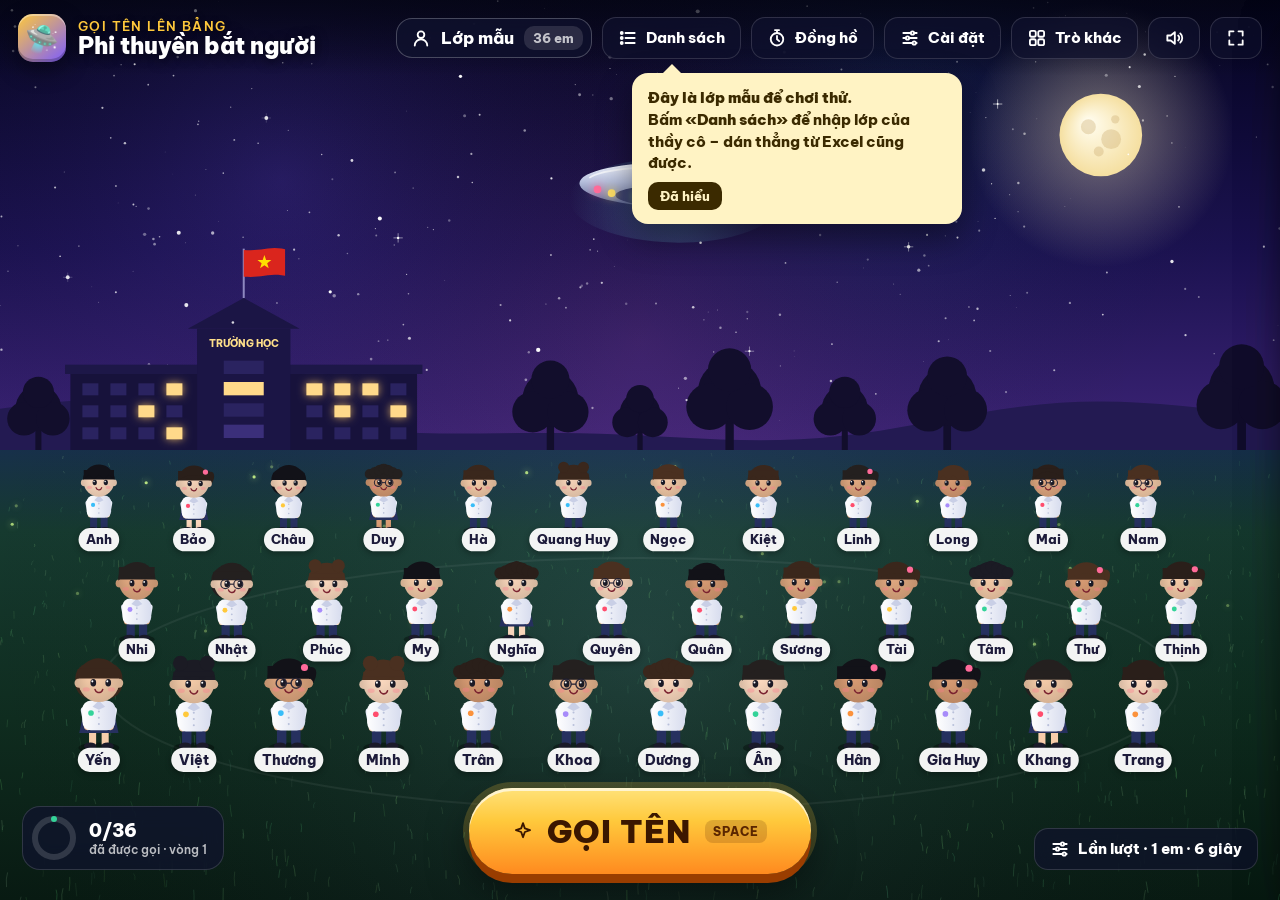
<file: TAI-LEN-GITHUB/tools/goi-ten-len-bang/1-Phi-thuyen-bat-nguoi.html>
<!DOCTYPE html>
<html lang="vi"><head><meta charset="utf-8">
<meta name="viewport" content="width=device-width,initial-scale=1">
<meta name="description" content="Trò chơi gọi tên học sinh lên bảng – chạy ngay trên trình duyệt, không cần mạng.">
<title>Gọi tên lên bảng</title>
<style>@font-face{font-family:'BVP';font-weight:500;font-style:normal;font-display:block;src:url([data-uri]) format('woff2')}
@font-face{font-family:'BVP';font-weight:600;font-style:normal;font-display:block;src:url([data-uri]) format('woff2')}
@font-face{font-family:'BVP';font-weight:800;font-style:normal;font-display:block;src:url([data-uri]) format('woff2')}
@font-face{font-family:'BVP';font-weight:900;font-style:normal;font-display:block;src:url([data-uri]) format('woff2')}</style>
<style>:root{
  --chinh:#FFC93C; --chinh2:#FF8A1F; --phu:#7C5CFF; --sang:#7CF7FF;
  --kinh:rgba(14,16,40,.74); --kinh2:rgba(24,27,62,.86); --vien:rgba(255,255,255,.14); --vien2:rgba(255,255,255,.24);
  --chu:#fff; --mo:rgba(255,255,255,.72); --mo2:rgba(255,255,255,.5);
  --xanh:#34D399; --do:#FF4D6D; --vang:#FFD43B;
  --bong:0 24px 60px rgba(0,0,0,.5);
}
*{box-sizing:border-box;margin:0;padding:0}
html,body{width:100%;height:100%;overflow:hidden;background:#090b1c;color:#fff;
  font-family:'BVP','Segoe UI',Tahoma,system-ui,sans-serif;-webkit-font-smoothing:antialiased;user-select:none;-webkit-user-select:none}
button,input,select,textarea{font-family:inherit}
#san,#phao{position:fixed;inset:0;width:100%;height:100%;display:block}
#phao{pointer-events:none;z-index:40}
.an{display:none!important}
svg.i{width:20px;height:20px;flex:none;stroke:currentColor;fill:none;stroke-width:2.2;stroke-linecap:round;stroke-linejoin:round}

/* ───────── thanh trên ───────── */
#tren{position:fixed;left:0;right:0;top:0;height:76px;z-index:20;display:flex;align-items:center;gap:10px;padding:0 18px;
  background:linear-gradient(180deg,rgba(4,5,18,.72),rgba(4,5,18,.25) 70%,rgba(4,5,18,0))}
.logo{display:flex;align-items:center;gap:12px;margin-right:auto;min-width:0}
.logo .bt{width:48px;height:48px;border-radius:15px;display:grid;place-items:center;font-size:27px;flex:none;
  background:linear-gradient(140deg,var(--chinh),var(--phu));box-shadow:0 8px 22px rgba(0,0,0,.4),inset 0 -3px 0 rgba(0,0,0,.22),inset 0 2px 0 rgba(255,255,255,.35)}
.logo b{display:block;font-weight:900;font-size:23px;line-height:1.05;text-shadow:0 2px 12px rgba(0,0,0,.6);white-space:nowrap}
.logo small{display:block;font-weight:600;font-size:12.5px;letter-spacing:1.4px;text-transform:uppercase;color:var(--chinh);text-shadow:0 1px 6px rgba(0,0,0,.6)}
.nut{appearance:none;border:1px solid var(--vien);background:rgba(16,18,46,.66);backdrop-filter:blur(12px);-webkit-backdrop-filter:blur(12px);
  color:#fff;font-weight:700;font-size:15px;padding:10px 15px;border-radius:14px;display:inline-flex;align-items:center;gap:8px;cursor:pointer;
  transition:transform .12s,background .15s,border-color .15s,box-shadow .15s;white-space:nowrap;line-height:1.1}
.nut:hover{background:rgba(44,48,100,.85);border-color:var(--vien2);transform:translateY(-1px)}
.nut:active{transform:translateY(1px) scale(.97)}
.nut.vua{padding:8px 12px;font-size:14px;border-radius:12px}
.nut.chinh{background:linear-gradient(180deg,var(--chinh),var(--chinh2));color:#3a1d00;border-color:transparent;box-shadow:0 5px 0 rgba(120,50,0,.55),0 10px 24px rgba(0,0,0,.35)}
.nut.chinh:hover{filter:brightness(1.06)}
.nut.xanh{background:linear-gradient(180deg,#4ADE80,#16A34A);border-color:transparent;color:#05310f;box-shadow:0 5px 0 rgba(4,60,20,.6)}
.nut.do{background:linear-gradient(180deg,#FF6B81,#E11D48);border-color:transparent;box-shadow:0 5px 0 rgba(90,0,20,.6)}
.nut.trong{background:transparent;border-color:transparent}
.nut.trong:hover{background:rgba(255,255,255,.08)}
.nut[disabled]{opacity:.45;pointer-events:none}
.chip-lop{display:inline-flex;align-items:center;gap:10px;padding:7px 8px 7px 14px;border-radius:16px;border:1px solid var(--vien2);
  background:rgba(16,18,46,.72);backdrop-filter:blur(12px);cursor:pointer;font-weight:800;font-size:16px}
.chip-lop .so{font-weight:700;font-size:13px;padding:4px 9px;border-radius:10px;background:rgba(255,255,255,.12);color:var(--mo)}
.chip-lop select{appearance:none;background:transparent;border:0;color:#fff;font-weight:800;font-size:17px;cursor:pointer;outline:0;max-width:200px}
.chip-lop select option{background:#1b1e44;color:#fff}

/* ───────── dải dưới ───────── */
#duoi{position:fixed;left:0;right:0;bottom:0;z-index:20;display:flex;align-items:flex-end;justify-content:center;padding:0 22px 26px;pointer-events:none}
#duoi>*{pointer-events:auto}
#nutGoi{position:relative;appearance:none;border:0;cursor:pointer;min-width:330px;height:86px;padding:0 44px;border-radius:999px;
  font-weight:900;font-size:32px;letter-spacing:1px;color:#3b1700;display:flex;align-items:center;justify-content:center;gap:14px;
  background:linear-gradient(180deg,#FFE27A 0%,var(--chinh) 38%,var(--chinh2) 100%);
  box-shadow:0 9px 0 #9a3d00,0 18px 40px rgba(0,0,0,.5),inset 0 3px 0 rgba(255,255,255,.65),0 0 0 6px rgba(255,201,60,.22);
  transition:transform .12s,box-shadow .12s,filter .2s;animation:moiGoi 2.2s ease-in-out infinite}
#nutGoi:hover{filter:brightness(1.07)}
#nutGoi:active{transform:translateY(6px);box-shadow:0 3px 0 #9a3d00,0 10px 24px rgba(0,0,0,.45),inset 0 3px 0 rgba(255,255,255,.6)}
#nutGoi .phim{font-size:12px;font-weight:800;letter-spacing:1px;padding:4px 8px;border-radius:8px;background:rgba(80,30,0,.18);color:#5a2600}
#nutGoi[disabled]{animation:none;filter:saturate(.6) brightness(.9);pointer-events:none}
#nutGoi[disabled] .phim{display:none}
@keyframes moiGoi{0%,100%{box-shadow:0 9px 0 #9a3d00,0 18px 40px rgba(0,0,0,.5),inset 0 3px 0 rgba(255,255,255,.65),0 0 0 6px rgba(255,201,60,.22)}
  50%{box-shadow:0 9px 0 #9a3d00,0 18px 40px rgba(0,0,0,.5),inset 0 3px 0 rgba(255,255,255,.65),0 0 0 16px rgba(255,201,60,0)}}
.goc{position:absolute;bottom:30px;display:flex;gap:10px;align-items:center}
.goc.trai{left:22px}.goc.phai{right:22px}
.tien-do{display:flex;align-items:center;gap:12px;padding:8px 16px 8px 8px;border-radius:18px;background:rgba(16,18,46,.72);border:1px solid var(--vien);
  backdrop-filter:blur(12px);cursor:pointer;font-weight:700}
.tien-do svg.vong{width:46px;height:46px}
.tien-do b{font-size:18px;font-weight:900}
.tien-do small{display:block;font-size:12px;color:var(--mo);font-weight:600}

/* ───────── lớp phủ chung ───────── */
.phu{position:fixed;inset:0;z-index:50;display:grid;place-items:center;background:radial-gradient(ellipse at center,rgba(6,7,24,.55),rgba(3,4,14,.86));
  opacity:0;pointer-events:none;transition:opacity .25s}
.phu.mo{opacity:1;pointer-events:auto}
.hop{background:var(--kinh2);border:1px solid var(--vien2);border-radius:26px;box-shadow:var(--bong);backdrop-filter:blur(18px);-webkit-backdrop-filter:blur(18px)}
.phu .hop{transform:translateY(18px) scale(.97);transition:transform .3s cubic-bezier(.2,1.3,.4,1)}
.phu.mo .hop{transform:none}
.dau-hop{display:flex;align-items:center;gap:12px;padding:20px 24px 14px}
.dau-hop h2{font-weight:900;font-size:24px;margin-right:auto;display:flex;align-items:center;gap:10px}
.dau-hop h2 svg.i{width:26px;height:26px;color:var(--chinh)}
.dong-x{width:40px;height:40px;border-radius:12px;display:grid;place-items:center;border:1px solid var(--vien);background:rgba(255,255,255,.05);color:#fff;cursor:pointer}
.dong-x:hover{background:rgba(255,255,255,.14)}

/* ───────── thẻ công bố tên ───────── */
#phuTen{background:radial-gradient(ellipse at center,rgba(10,8,40,.35),rgba(3,4,14,.8))}
#theTen{position:relative;width:min(1040px,92vw);padding:34px 40px 30px;text-align:center;border-radius:34px;
  background:linear-gradient(160deg,rgba(40,30,110,.92),rgba(18,16,52,.95));border:2px solid rgba(255,255,255,.18);
  box-shadow:0 30px 90px rgba(0,0,0,.6),0 0 0 1px rgba(255,255,255,.05),0 0 120px rgba(124,92,255,.35)}
#theTen::before{content:"";position:absolute;inset:-3px;border-radius:36px;padding:3px;z-index:-1;
  background:conic-gradient(from var(--goc,0deg),var(--chinh),#FF4D6D,var(--phu),var(--sang),var(--chinh));
  -webkit-mask:linear-gradient(#000 0 0) content-box,linear-gradient(#000 0 0);-webkit-mask-composite:xor;mask-composite:exclude;animation:quayVien 4s linear infinite}
@property --goc{syntax:'<angle>';inherits:false;initial-value:0deg}
@keyframes quayVien{to{--goc:360deg}}
.phu.mo #theTen{animation:theVao .7s cubic-bezier(.2,1.5,.35,1) both}
@keyframes theVao{0%{transform:scale(.4) rotate(-6deg);opacity:0}60%{opacity:1}100%{transform:none;opacity:1}}
.moi-em{display:inline-flex;align-items:center;gap:10px;padding:8px 22px;border-radius:999px;font-weight:900;font-size:22px;letter-spacing:3px;
  color:#3b1700;background:linear-gradient(180deg,#FFE27A,var(--chinh2));box-shadow:0 5px 0 #9a3d00}
.ten-lon{font-weight:900;line-height:1.12;margin:22px 0 6px;letter-spacing:-.5px;white-space:nowrap;color:#FFF6D8;
  text-shadow:0 6px 0 rgba(0,0,0,.35),0 0 34px rgba(255,201,60,.45)}
.ten-lon .chu{display:inline-block;animation:chuRoi .55s cubic-bezier(.2,1.6,.4,1) both}
@keyframes chuRoi{0%{transform:translateY(-70px) scale(1.4);opacity:0}100%{transform:none;opacity:1}}
.len-bang{font-weight:800;font-size:28px;color:var(--mo);letter-spacing:1px}
.nhieu-ten{display:flex;flex-wrap:wrap;gap:14px;justify-content:center;margin:24px 0 8px}
.the-nho{position:relative;padding:14px 26px;border-radius:20px;font-weight:900;font-size:40px;background:rgba(255,255,255,.08);
  border:2px solid rgba(255,255,255,.16);animation:theVao .6s cubic-bezier(.2,1.5,.35,1) both}
.the-nho i{font-style:normal;font-size:16px;font-weight:800;color:var(--chinh);display:block;letter-spacing:1px;margin-bottom:2px}
.the-nho .xoa-vang{position:absolute;top:-10px;right:-10px;width:30px;height:30px;border-radius:50%;border:0;background:#E11D48;color:#fff;
  display:grid;place-items:center;cursor:pointer;box-shadow:0 3px 8px rgba(0,0,0,.4)}
.the-nho .xoa-vang svg.i{width:16px;height:16px}
.hang-nut{display:flex;flex-wrap:wrap;gap:12px;justify-content:center;margin-top:26px}
.hang-nut .nut{font-size:17px;padding:13px 20px;border-radius:16px}
.xao{animation:xao .09s linear infinite}
@keyframes xao{0%{transform:translateY(-2px)}50%{transform:translateY(2px)}}

/* ───────── đồng hồ ───────── */
#phuGio .hop{width:min(980px,94vw);padding:0 0 26px;text-align:center}
.mat-so{position:relative;width:min(400px,46vh);height:min(400px,46vh);margin:4px auto 0}
.mat-so svg{width:100%;height:100%;overflow:visible}
.mat-so .giua{position:absolute;inset:0;display:grid;place-items:center;align-content:center}
.so-gio{font-weight:900;font-size:min(104px,12vh);line-height:1;letter-spacing:-2px;font-variant-numeric:tabular-nums}
.don-vi{font-weight:700;font-size:18px;color:var(--mo);margin-top:6px}
.chip-gio{display:flex;flex-wrap:wrap;gap:10px;justify-content:center;margin:18px 26px 0}
.chip-gio button{appearance:none;border:1px solid var(--vien2);background:rgba(255,255,255,.06);color:#fff;font-weight:800;font-size:17px;
  padding:11px 17px;border-radius:14px;cursor:pointer;transition:transform .12s,background .15s}
.chip-gio button:hover{background:rgba(255,255,255,.14);transform:translateY(-2px)}
.chip-gio button.chon{background:linear-gradient(180deg,#FFE27A,var(--chinh2));color:#3b1700;border-color:transparent;box-shadow:0 4px 0 #9a3d00}
.chinh-gio{display:flex;gap:10px;justify-content:center;margin-top:12px}
.ai-tra-loi{font-weight:800;font-size:22px;color:var(--chinh);min-height:30px;margin-top:2px}
.ai-tra-loi:empty{display:none}
#phuGio.dang-chay .chi-chon,#phuGio:not(.dang-chay) .chi-chay{display:none!important}
#phuGio.gap .so-gio{color:#FF6B81;animation:dap .5s ease-out infinite}
@keyframes dap{0%{transform:scale(1.18)}100%{transform:scale(1)}}
#phuGio.het .hop{animation:rung .5s linear 2}
#phuGio.het .giua{opacity:0}
.nhan-o{font-size:13px;font-weight:800;letter-spacing:1px;text-transform:uppercase;color:var(--chinh);margin-bottom:6px}
.o-cot{display:flex;flex-direction:column;min-height:0}
.o-cot textarea{height:auto;flex:1;min-height:0}
@keyframes rung{0%,100%{transform:none}20%{transform:translateX(-14px) rotate(-1deg)}40%{transform:translateX(12px) rotate(1deg)}60%{transform:translateX(-8px)}80%{transform:translateX(6px)}}
.dau-het{position:absolute;left:50%;top:50%;transform:translate(-50%,-50%) rotate(-12deg);font-weight:900;font-size:min(120px,13vh);white-space:nowrap;
  color:#FF4D6D;border:10px solid #FF4D6D;border-radius:26px;padding:6px 34px;background:rgba(20,0,10,.55);text-shadow:0 4px 0 rgba(0,0,0,.35);
  box-shadow:0 0 60px rgba(255,77,109,.5);animation:dongDau .45s cubic-bezier(.2,1.6,.4,1) both;pointer-events:none}
@keyframes dongDau{0%{transform:translate(-50%,-50%) rotate(-12deg) scale(3);opacity:0}100%{transform:translate(-50%,-50%) rotate(-12deg) scale(1);opacity:1}}
/* đồng hồ thu nhỏ ở góc */
#gioNho{position:fixed;right:22px;top:92px;z-index:45;display:flex;align-items:center;gap:12px;padding:10px 16px 10px 10px;border-radius:22px;cursor:pointer;
  background:rgba(14,16,40,.86);border:1px solid var(--vien2);backdrop-filter:blur(12px);box-shadow:var(--bong)}
#gioNho svg{width:64px;height:64px}
#gioNho b{font-weight:900;font-size:38px;font-variant-numeric:tabular-nums;letter-spacing:-1px}
#gioNho small{display:block;font-size:12px;color:var(--mo);font-weight:700;max-width:170px;white-space:nowrap;overflow:hidden;text-overflow:ellipsis}
#gioNho.gap b{color:#FF6B81}

/* ───────── bảng danh sách ───────── */
#phuDs .hop{width:min(1180px,95vw);height:min(760px,92vh);display:flex;flex-direction:column}
.than-ds{flex:1;min-height:0;display:grid;grid-template-columns:250px 1fr;gap:18px;padding:0 24px 0}
.cot-lop{display:flex;flex-direction:column;gap:8px;min-height:0;overflow:auto;padding-right:4px}
.cot-lop .muc{display:flex;align-items:center;gap:8px;padding:12px 12px;border-radius:14px;cursor:pointer;border:1px solid transparent;font-weight:800;font-size:17px}
.cot-lop .muc span{margin-right:auto;overflow:hidden;text-overflow:ellipsis;white-space:nowrap}
.cot-lop .muc small{font-weight:700;color:var(--mo);font-size:13px}
.cot-lop .muc:hover{background:rgba(255,255,255,.06)}
.cot-lop .muc.chon{background:rgba(255,201,60,.14);border-color:rgba(255,201,60,.45)}
.cot-nhap{display:flex;flex-direction:column;gap:10px;min-height:0}
.hang{display:flex;gap:10px;align-items:center;flex-wrap:wrap}
.o-ten-lop{flex:1;min-width:180px;background:rgba(0,0,0,.25);border:1px solid var(--vien2);border-radius:12px;color:#fff;font-weight:800;font-size:18px;padding:10px 14px;outline:0}
.o-ten-lop:focus,textarea:focus{border-color:var(--chinh)}
.o-ten-lop::placeholder,textarea::placeholder{color:var(--mo2);font-weight:600}
.hai-o{flex:1;min-height:0;display:grid;grid-template-columns:1fr 1fr;gap:14px}
textarea{width:100%;height:100%;resize:none;background:rgba(0,0,0,.28);border:1px solid var(--vien2);border-radius:14px;color:#fff;
  font-size:16px;font-weight:600;line-height:1.55;padding:12px 14px;outline:0;user-select:text;-webkit-user-select:text}
.xem-truoc{min-height:0;overflow:auto;border-radius:14px;border:1px dashed var(--vien2);padding:10px;display:flex;flex-wrap:wrap;gap:7px;align-content:flex-start}
.xem-truoc .hs{padding:6px 11px;border-radius:10px;background:rgba(255,255,255,.08);font-weight:700;font-size:14.5px;cursor:pointer;border:1px solid transparent}
.xem-truoc .hs b{color:var(--chinh);font-weight:800;margin-right:5px;font-size:12px}
.xem-truoc .hs:hover{border-color:var(--vien2)}
.xem-truoc .hs.vang{opacity:.45;text-decoration:line-through}
.xem-truoc .trong-rong{color:var(--mo2);font-weight:600;padding:20px;text-align:center;width:100%;line-height:1.6}
.nhan{font-size:13.5px;color:var(--mo);font-weight:700}
.nhan b{color:#fff}
.chan-hop{display:flex;align-items:center;gap:12px;padding:16px 24px 20px}
.chan-hop .nhan{margin-right:auto}

/* ───────── ngăn kéo bên phải (cài đặt, lịch sử, trò khác) ───────── */
.ngan{position:fixed;top:0;right:0;bottom:0;width:min(470px,92vw);z-index:55;transform:translateX(105%);transition:transform .32s cubic-bezier(.2,.9,.3,1);
  display:flex;flex-direction:column;border-radius:26px 0 0 26px;border-right:0}
.ngan.mo{transform:none}
.man-ngan{position:fixed;inset:0;z-index:54;background:rgba(0,0,0,.35);opacity:0;pointer-events:none;transition:opacity .25s}
.man-ngan.mo{opacity:1;pointer-events:auto}
.ruot-ngan{flex:1;overflow:auto;padding:4px 24px 24px}
.nhom{margin:16px 0 0}
.nhom h3{font-size:14px;font-weight:800;letter-spacing:1.2px;text-transform:uppercase;color:var(--chinh);margin-bottom:9px}
.nhom p{font-size:13.5px;color:var(--mo);font-weight:600;margin-top:7px;line-height:1.5}
.doan{display:flex;flex-wrap:wrap;gap:7px}
.doan button{appearance:none;border:1px solid var(--vien2);background:rgba(255,255,255,.05);color:#fff;font-weight:800;font-size:15px;padding:9px 13px;border-radius:12px;cursor:pointer}
.doan button:hover{background:rgba(255,255,255,.12)}
.doan button.chon{background:linear-gradient(180deg,#FFE27A,var(--chinh2));color:#3b1700;border-color:transparent}
.cong-tac{display:flex;align-items:center;gap:12px;font-weight:700;font-size:15.5px;cursor:pointer;padding:6px 0}
.cong-tac input{display:none}
.cong-tac i{width:50px;height:28px;border-radius:99px;background:rgba(255,255,255,.18);position:relative;flex:none;transition:background .2s}
.cong-tac i::after{content:"";position:absolute;left:3px;top:3px;width:22px;height:22px;border-radius:50%;background:#fff;transition:transform .2s}
.cong-tac input:checked+i{background:var(--xanh)}
.cong-tac input:checked+i::after{transform:translateX(22px)}
input[type=range]{width:100%;accent-color:var(--chinh)}
.ls{display:flex;flex-direction:column;gap:6px}
.ls .dong{display:flex;align-items:center;gap:12px;padding:10px 12px;border-radius:12px;background:rgba(255,255,255,.05);font-weight:700}
.ls .dong span{margin-right:auto}
.ls .dong small{color:var(--mo);font-weight:600}
.ls .stt{width:30px;height:30px;border-radius:9px;background:rgba(255,201,60,.18);color:var(--chinh);display:grid;place-items:center;font-size:13px;font-weight:900;flex:none}
.thanh{height:12px;border-radius:99px;background:rgba(255,255,255,.1);overflow:hidden;margin:8px 0 4px}
.thanh i{display:block;height:100%;border-radius:99px;background:linear-gradient(90deg,var(--xanh),var(--chinh))}
.tro{display:flex;align-items:center;gap:14px;padding:14px;border-radius:18px;background:rgba(255,255,255,.05);border:1px solid var(--vien);margin-bottom:10px;
  cursor:pointer;text-decoration:none;color:#fff;transition:transform .15s,background .15s}
.tro:hover{background:rgba(255,255,255,.11);transform:translateX(-4px)}
.tro .bt{width:58px;height:58px;border-radius:16px;display:grid;place-items:center;font-size:32px;flex:none}
.tro b{font-weight:900;font-size:18px;display:block}
.tro small{color:var(--mo);font-weight:600;font-size:13.5px}
.tro.dang{border-color:rgba(255,201,60,.5);background:rgba(255,201,60,.1)}

/* ───────── thông báo, gợi ý ───────── */
#bao{position:fixed;left:50%;top:92px;z-index:70;transform:translateX(-50%);display:flex;flex-direction:column;gap:8px;align-items:center;pointer-events:none}
#bao div{padding:12px 20px;border-radius:16px;background:rgba(14,16,40,.92);border:1px solid var(--vien2);font-weight:800;font-size:17px;box-shadow:var(--bong);
  animation:baoVao .35s cubic-bezier(.2,1.4,.4,1) both}
@keyframes baoVao{0%{transform:translateY(-16px);opacity:0}100%{transform:none;opacity:1}}
#goiY{position:fixed;z-index:25;max-width:330px;padding:14px 16px;border-radius:16px;background:#FFF3C4;color:#3b2a00;font-weight:700;font-size:15px;line-height:1.45;
  box-shadow:0 14px 34px rgba(0,0,0,.45);animation:nhun 1.6s ease-in-out infinite}
#goiY::before{content:"";position:absolute;top:-9px;left:var(--mui,40px);border:10px solid transparent;border-top:0;border-bottom-color:#FFF3C4}
#goiY b{font-weight:900}
#goiY button{margin-top:8px;border:0;background:#3b2a00;color:#FFF3C4;font-weight:800;padding:6px 12px;border-radius:10px;cursor:pointer;font-size:13px}
@keyframes nhun{0%,100%{transform:translateY(0)}50%{transform:translateY(6px)}}
.dang-chon-ten{position:fixed;left:50%;top:96px;transform:translateX(-50%);z-index:21;padding:10px 24px;border-radius:999px;font-weight:900;font-size:22px;
  background:rgba(10,12,34,.7);border:1px solid var(--vien2);backdrop-filter:blur(10px);letter-spacing:.5px;pointer-events:none;text-shadow:0 2px 8px rgba(0,0,0,.5)}

@media (max-width:1100px){
  .logo small{display:none} .logo b{font-size:19px} .nut .chu-nut{display:none} .nut{padding:10px 12px}
  #nutGoi{min-width:250px;height:74px;font-size:26px}
  .goc.trai .tien-do small{display:none}
  .than-ds{grid-template-columns:1fr} .cot-lop{flex-direction:row;overflow-x:auto;max-height:64px}
}
@media (max-width:1400px){ .dang-chon-ten{font-size:17px;padding:7px 18px;top:84px} }
@media (max-height:700px){ #nutGoi{height:66px;font-size:24px} .mat-so{width:300px;height:300px} }
</style>
</head><body>
<noscript><p style="padding:40px;font:20px sans-serif;color:#fff">Hãy mở tệp bằng Chrome, Edge hoặc Cốc Cốc.</p></noscript>
<script>/* Âm thanh tự tổng hợp bằng Web Audio — không cần tệp âm thanh nào, chạy được khi không có mạng.
   AmThanh.phat(ten, tuyChon) -> {dung()}      (âm kéo dài như tiếng động cơ thì gọi dung() để tắt)
   Khi quay video: đặt window.__GHI_AM = [] trước khi chạy -> chỉ ghi sự kiện, không phát;
   sau đó AmThanh.dungOffline(suKien, giay) dựng lại đúng các âm đó thành AudioBuffer. */
(() => {
  'use strict';
  let ctx = null, chinh = null, bat = true, amLuong = 0.8, dem = 0;
  const NHIEU = new WeakMap();

  function nhieu(c) {               // 2 giây nhiễu trắng, dùng chung
    let b = NHIEU.get(c);
    if (!b) {
      b = c.createBuffer(1, c.sampleRate * 2, c.sampleRate);
      const d = b.getChannelData(0);
      let s = 12345;
      for (let i = 0; i < d.length; i++) { s = (s * 16807) % 2147483647; d[i] = (s / 2147483647) * 2 - 1; }
      NHIEU.set(c, b);
    }
    return b;
  }
  function g(c, out, v = 1) { const n = c.createGain(); n.gain.value = v; n.connect(out); return n; }
  function bao(n, t, a, giu, tha, dinh = 1) {   // đường bao: lên trong a giây, giữ, tắt dần trong tha giây
    n.gain.cancelScheduledValues(t);
    n.gain.setValueAtTime(0.0001, t);
    n.gain.exponentialRampToValueAtTime(dinh, t + Math.max(a, 0.002));
    n.gain.setValueAtTime(dinh, t + a + giu);
    n.gain.exponentialRampToValueAtTime(0.0001, t + a + giu + tha);
  }
  function dao(c, loai, f, t, dai, out) {
    const o = c.createOscillator(); o.type = loai; o.frequency.setValueAtTime(f, t);
    o.connect(out); o.start(t); o.stop(t + dai + 0.05); return o;
  }
  function suot(c, t, dai, out, loc = 'bandpass', f = 1000, q = 1) {   // nhiễu qua bộ lọc
    const s = c.createBufferSource(); s.buffer = nhieu(c); s.loop = true;
    const b = c.createBiquadFilter(); b.type = loc; b.frequency.setValueAtTime(f, t); b.Q.value = q;
    s.connect(b); b.connect(out); s.start(t, Math.random() * 1.5); s.stop(t + dai + 0.05);
    return { s, b };
  }
  function trong(c, out, t, v = 1) {             // tiếng trống bass
    const n = g(c, out, 0); bao(n, t, 0.003, 0.02, 0.32, 0.9 * v);
    const o = dao(c, 'sine', 150, t, 0.4, n); o.frequency.exponentialRampToValueAtTime(42, t + 0.3);
  }
  function snare(c, out, t, v = 1) {
    const n = g(c, out, 0); bao(n, t, 0.002, 0.01, 0.12, 0.5 * v);
    suot(c, t, 0.16, n, 'highpass', 1400, 0.7);
    const n2 = g(c, out, 0); bao(n2, t, 0.002, 0.005, 0.07, 0.35 * v); dao(c, 'triangle', 210, t, 0.1, n2);
  }
  function chuong(c, out, t, f, v = 1, dai = 1.1) {   // tiếng chuông kim loại trong
    [[1, 1], [2.76, 0.35], [5.4, 0.12]].forEach(([k, a]) => {
      const n = g(c, out, 0); bao(n, t, 0.002, 0, dai / k ** 0.5, 0.35 * a * v); dao(c, 'sine', f * k, t, dai, n);
    });
  }

  const SYN = {
    bam(c, out, t) {                                  // bấm nút giao diện
      const n = g(c, out, 0); bao(n, t, 0.002, 0, 0.06, 0.25);
      const o = dao(c, 'sine', 980, t, 0.08, n); o.frequency.exponentialRampToValueAtTime(560, t + 0.06);
    },
    tich(c, out, t, o) {                              // tiếng tích (kim vòng quay, máy quét)
      const k = o.cao || 1, v = o.to ?? 1;
      const n = g(c, out, 0); bao(n, t, 0.001, 0, 0.035, 0.32 * v);
      suot(c, t, 0.05, n, 'bandpass', 3200 * k, 3);
      const n2 = g(c, out, 0); bao(n2, t, 0.001, 0, 0.03, 0.18 * v); dao(c, 'square', 1700 * k, t, 0.04, n2);
    },
    beep(c, out, t, o) {
      const n = g(c, out, 0); bao(n, t, 0.004, (o.dai || 0.06) - 0.01, 0.04, 0.16 * (o.to ?? 1));
      dao(c, o.loai || 'square', 1180 * (o.cao || 1), t, (o.dai || 0.06) + 0.05, n);
    },
    pop(c, out, t, o) {
      const n = g(c, out, 0); bao(n, t, 0.002, 0, 0.09, 0.4 * (o.to ?? 1));
      const x = dao(c, 'sine', 380 * (o.cao || 1), t, 0.12, n); x.frequency.exponentialRampToValueAtTime(980 * (o.cao || 1), t + 0.07);
    },
    ting(c, out, t, o) { chuong(c, out, t, 1568 * (o.cao || 1), o.to ?? 1, o.dai || 1.1); },
    whoosh(c, out, t, o) {
      const dai = o.dai || 0.6, n = g(c, out, 0);
      n.gain.setValueAtTime(0.0001, t); n.gain.exponentialRampToValueAtTime(0.55 * (o.to ?? 1), t + dai * 0.45);
      n.gain.exponentialRampToValueAtTime(0.0001, t + dai);
      const { b } = suot(c, t, dai, n, 'bandpass', 300, 1.4);
      b.frequency.exponentialRampToValueAtTime(2800 * (o.cao || 1), t + dai * 0.5); b.frequency.exponentialRampToValueAtTime(500, t + dai);
    },
    trongCuon(c, out, t, o) {                          // trống dồn hồi hộp, nhanh dần, to dần
      const dai = o.dai || 3; let x = 0; const ds = [];
      while (x < dai) {
        const p = x / dai, nhip = 9 + 17 * p * p;
        const v = 0.35 + 0.65 * p;
        const n = g(c, out, 0); bao(n, t + x, 0.002, 0.006, 0.06, 0.32 * v);
        ds.push(suot(c, t + x, 0.08, n, 'highpass', 1700, 0.6).s);
        x += 1 / nhip;
      }
      const lan = g(c, out, 0);                       // lớp rền bên dưới
      lan.gain.setValueAtTime(0.0001, t); lan.gain.exponentialRampToValueAtTime(0.16, t + dai);
      const r = suot(c, t, dai, lan, 'bandpass', 900, 0.8);
      return { dung(tt) { lan.gain.cancelScheduledValues(tt); lan.gain.setValueAtTime(0.0001, tt); ds.forEach(s => { try { s.stop(tt); } catch (e) {} }); try { r.s.stop(tt); } catch (e) {} } };
    },
    fanfare(c, out, t, o) {                           // kèn chiến thắng + trống + chũm choẹ
      const v = o.to ?? 1;
      trong(c, out, t, v);
      const cr = g(c, out, 0); bao(cr, t, 0.003, 0.05, 1.6, 0.3 * v); suot(c, t, 1.8, cr, 'highpass', 5200, 0.5);
      const not = [523.25, 659.25, 783.99, 1046.5];
      const lp = c.createBiquadFilter(); lp.type = 'lowpass'; lp.frequency.value = 2600; lp.connect(out);
      not.forEach((f, i) => {
        const ti = t + 0.02 + i * 0.075, dai = i === 3 ? 1.0 : 0.95 - i * 0.12;
        const n = g(c, lp, 0); bao(n, ti, 0.012, dai * 0.5, dai * 0.6, 0.13 * v);
        dao(c, 'sawtooth', f, ti, dai * 1.2, n); dao(c, 'sawtooth', f * 1.004, ti, dai * 1.2, n);
      });
      const n = g(c, lp, 0); bao(n, t + 0.34, 0.02, 0.5, 0.9, 0.1 * v);
      [523.25, 659.25, 783.99].forEach(f => dao(c, 'square', f / 2, t + 0.34, 1.5, n));
      chuong(c, out, t + 0.3, 2093, 0.55 * v, 1.4);
    },
    tada(c, out, t, o) {                               // ngắn gọn hơn fanfare
      const v = o.to ?? 1; trong(c, out, t, 0.8 * v);
      [784, 1047, 1319].forEach((f, i) => { const n = g(c, out, 0); bao(n, t + i * 0.06, 0.005, 0.15, 0.5, 0.12 * v); dao(c, 'triangle', f, t + i * 0.06, 0.8, n); });
    },
    // ── phi thuyền
    ufoVo(c, out, t, o) {                             // tiếng ù của đĩa bay (kéo dài)
      const n = g(c, out, 0); n.gain.setValueAtTime(0.0001, t); n.gain.exponentialRampToValueAtTime(0.13 * (o.to ?? 1), t + 0.5);
      const lp = c.createBiquadFilter(); lp.type = 'lowpass'; lp.frequency.value = 700; lp.connect(n);
      const a = c.createOscillator(); a.type = 'sawtooth'; a.frequency.value = 96;
      const b = c.createOscillator(); b.type = 'sawtooth'; b.frequency.value = 99.5;
      const lfo = c.createOscillator(); lfo.frequency.value = 5.5; const lg = c.createGain(); lg.gain.value = 260;
      lfo.connect(lg); lg.connect(lp.frequency);
      const w = c.createOscillator(); w.type = 'sine'; w.frequency.value = 880; const wg = c.createGain(); wg.gain.value = 0.05;
      const wl = c.createOscillator(); wl.frequency.value = 0.7; const wlg = c.createGain(); wlg.gain.value = 140; wl.connect(wlg); wlg.connect(w.frequency);
      w.connect(wg); wg.connect(n);
      a.connect(lp); b.connect(lp); [a, b, lfo, w, wl].forEach(x => x.start(t));
      return { dung(tt) { n.gain.cancelScheduledValues(tt); n.gain.setValueAtTime(n.gain.value || 0.1, tt); n.gain.exponentialRampToValueAtTime(0.0001, tt + 0.6); [a, b, lfo, w, wl].forEach(x => x.stop(tt + 0.7)); } };
    },
    quet(c, out, t, o) {                               // tiếng quét radar «píu»
      const n = g(c, out, 0); bao(n, t, 0.005, 0.03, 0.12, 0.12 * (o.to ?? 1));
      const x = dao(c, 'sine', 1400 * (o.cao || 1), t, 0.2, n); x.frequency.exponentialRampToValueAtTime(2300 * (o.cao || 1), t + 0.12);
    },
    khoa(c, out, t) {                                  // khoá mục tiêu: «bíp bíp – píng»
      [0, 0.11].forEach(d => { const n = g(c, out, 0); bao(n, t + d, 0.003, 0.05, 0.03, 0.18); dao(c, 'square', 1760, t + d, 0.1, n); });
      chuong(c, out, t + 0.24, 2637, 0.9, 0.9);
    },
    tiaKeo(c, out, t, o) {                             // tia hút: vút lên, lung linh
      const dai = o.dai || 2, n = g(c, out, 0);
      n.gain.setValueAtTime(0.0001, t); n.gain.exponentialRampToValueAtTime(0.2, t + 0.25); n.gain.setValueAtTime(0.2, t + dai - 0.3); n.gain.exponentialRampToValueAtTime(0.0001, t + dai + 0.2);
      const a = dao(c, 'sine', 220, t, dai + 0.3, n); a.frequency.exponentialRampToValueAtTime(880, t + dai);
      const vib = c.createOscillator(); vib.frequency.value = 9; const vg = c.createGain(); vg.gain.value = 18; vib.connect(vg); vg.connect(a.frequency); vib.start(t); vib.stop(t + dai + 0.3);
      const n2 = g(c, out, 0); n2.gain.setValueAtTime(0.0001, t); n2.gain.exponentialRampToValueAtTime(0.05, t + 0.4); n2.gain.exponentialRampToValueAtTime(0.0001, t + dai + 0.2);
      const b = dao(c, 'triangle', 1320, t, dai + 0.3, n2); b.frequency.exponentialRampToValueAtTime(2640, t + dai);
      const lf = c.createOscillator(); lf.frequency.value = 13; const lfg = c.createGain(); lfg.gain.value = 300; lf.connect(lfg); lfg.connect(b.frequency); lf.start(t); lf.stop(t + dai + 0.3);
    },
    // ── máy gắp
    motor(c, out, t, o) {
      const n = g(c, out, 0); n.gain.setValueAtTime(0.0001, t); n.gain.exponentialRampToValueAtTime(0.09 * (o.to ?? 1), t + 0.08);
      const lp = c.createBiquadFilter(); lp.type = 'lowpass'; lp.frequency.value = 900; lp.connect(n);
      const a = c.createOscillator(); a.type = 'sawtooth'; a.frequency.value = 72 * (o.cao || 1); a.connect(lp); a.start(t);
      const r = suot(c, t, 60, n, 'bandpass', 2400, 2); r.b.disconnect(); const ng = c.createGain(); ng.gain.value = 0.25; r.b.connect(ng); ng.connect(n);
      return { dung(tt) { n.gain.cancelScheduledValues(tt); n.gain.setValueAtTime(0.08, tt); n.gain.exponentialRampToValueAtTime(0.0001, tt + 0.12); a.stop(tt + 0.15); try { r.s.stop(tt + 0.15); } catch (e) {} } };
    },
    kep(c, out, t) {                                   // càng kẹp sập «cạch»
      const n = g(c, out, 0); bao(n, t, 0.001, 0.01, 0.09, 0.45); suot(c, t, 0.12, n, 'bandpass', 2100, 4);
      const n2 = g(c, out, 0); bao(n2, t, 0.001, 0, 0.12, 0.3); dao(c, 'square', 310, t, 0.15, n2);
    },
    rot(c, out, t, o) {                                // rơi «bịch»
      const n = g(c, out, 0); bao(n, t, 0.002, 0.01, 0.22, 0.7 * (o.to ?? 1));
      const x = dao(c, 'sine', 160, t, 0.3, n); x.frequency.exponentialRampToValueAtTime(48, t + 0.22);
      const m = g(c, out, 0); bao(m, t, 0.002, 0, 0.08, 0.25 * (o.to ?? 1)); suot(c, t, 0.1, m, 'lowpass', 900, 0.7);
    },
    // ── lồng cầu
    soc(c, out, t, o) {                                // hai quả cầu chạm nhau «cách»
      const n = g(c, out, 0); bao(n, t, 0.001, 0, 0.03, 0.22 * (o.to ?? 1));
      dao(c, 'sine', 2400 * (o.cao || 1), t, 0.05, n);
      const m = g(c, out, 0); bao(m, t, 0.001, 0, 0.02, 0.15 * (o.to ?? 1)); suot(c, t, 0.03, m, 'highpass', 4000, 1);
    },
    quatGio(c, out, t, o) {                            // quạt thổi lồng cầu (kéo dài)
      const n = g(c, out, 0); n.gain.setValueAtTime(0.0001, t); n.gain.exponentialRampToValueAtTime(0.32 * (o.to ?? 1), t + 0.6);
      const r = suot(c, t, 120, n, 'bandpass', 520, 0.6);
      const lf = c.createOscillator(); lf.frequency.value = 0.9; const lg = c.createGain(); lg.gain.value = 180; lf.connect(lg); lg.connect(r.b.frequency); lf.start(t);
      return { dung(tt) { n.gain.cancelScheduledValues(tt); n.gain.setValueAtTime(0.3, tt); n.gain.exponentialRampToValueAtTime(0.0001, tt + 0.8); try { r.s.stop(tt + 0.9); } catch (e) {} lf.stop(tt + 0.9); } };
    },
    lan(c, out, t, o) {                                // quả cầu lăn trong ống
      const dai = o.dai || 1.2, n = g(c, out, 0);
      n.gain.setValueAtTime(0.0001, t); n.gain.exponentialRampToValueAtTime(0.18, t + 0.1); n.gain.setValueAtTime(0.18, t + dai - 0.15); n.gain.exponentialRampToValueAtTime(0.0001, t + dai);
      const r = suot(c, t, dai, n, 'bandpass', 900, 3); const lf = c.createOscillator(); lf.frequency.value = 22; const lg = c.createGain(); lg.gain.value = 300;
      lf.connect(lg); lg.connect(r.b.frequency); lf.start(t); lf.stop(t + dai);
    },
    // ── câu cá
    bongBong(c, out, t, o) {
      const n = g(c, out, 0); bao(n, t, 0.003, 0, 0.07, 0.14 * (o.to ?? 1));
      const x = dao(c, 'sine', 520 * (o.cao || 1), t, 0.1, n); x.frequency.exponentialRampToValueAtTime(1500 * (o.cao || 1), t + 0.06);
    },
    toe(c, out, t, o) {                                // té nước
      const v = o.to ?? 1, n = g(c, out, 0); bao(n, t, 0.004, 0.04, 0.5, 0.6 * v);
      const { b } = suot(c, t, 0.7, n, 'bandpass', 2600, 0.8); b.frequency.exponentialRampToValueAtTime(700, t + 0.5);
      const m = g(c, out, 0); bao(m, t, 0.002, 0, 0.18, 0.4 * v); const x = dao(c, 'sine', 260, t, 0.2, m); x.frequency.exponentialRampToValueAtTime(80, t + 0.15);
    },
    cuonDay(c, out, t, o) {                            // máy câu quay «rè rè»
      const dai = o.dai || 1.5; let x = 0;
      while (x < dai) { const n = g(c, out, 0); bao(n, t + x, 0.001, 0, 0.02, 0.12); suot(c, t + x, 0.03, n, 'bandpass', 3800, 5); x += 0.028; }
    },
    giat(c, out, t) {                                  // cá đớp mồi: phao giật
      const n = g(c, out, 0); bao(n, t, 0.002, 0, 0.1, 0.3); const x = dao(c, 'sine', 700, t, 0.12, n); x.frequency.exponentialRampToValueAtTime(260, t + 0.1);
    },
    // ── đồng hồ
    quaySo(c, out, t, o) {                             // tích khi chọn thời gian
      const n = g(c, out, 0); bao(n, t, 0.001, 0, 0.025, 0.2 * (o.to ?? 1)); dao(c, 'square', 2200 * (o.cao || 1), t, 0.03, n);
    },
    chot(c, out, t) { chuong(c, out, t, 1318.5, 0.7, 0.6); chuong(c, out, t + 0.09, 1975.5, 0.6, 0.8); },
    dongHo(c, out, t, o) {                             // tiếng tích tắc
      const n = g(c, out, 0); bao(n, t, 0.001, 0, 0.04, 0.22 * (o.to ?? 1));
      suot(c, t, 0.05, n, 'bandpass', o.tac ? 2300 : 3100, 6);
    },
    tim(c, out, t, o) {                                // nhịp tim «thình thịch»
      [0, 0.17].forEach((d, i) => { const n = g(c, out, 0); bao(n, t + d, 0.004, 0.02, 0.14, (i ? 0.55 : 0.8) * (o.to ?? 1)); const x = dao(c, 'sine', 70, t + d, 0.2, n); x.frequency.exponentialRampToValueAtTime(40, t + d + 0.15); });
    },
    gap(c, out, t, o) { const n = g(c, out, 0); bao(n, t, 0.003, 0.09, 0.05, 0.2 * (o.to ?? 1)); dao(c, 'square', 1046 * (o.cao || 1), t, 0.16, n); },
    hetGio(c, out, t) {                                // còi hết giờ + cồng
      const n = g(c, out, 0); bao(n, t, 0.01, 0.75, 0.25, 0.22);
      const lp = c.createBiquadFilter(); lp.type = 'lowpass'; lp.frequency.value = 1800; lp.connect(n);
      [196, 199, 392].forEach(f => dao(c, 'sawtooth', f, t, 1.1, lp));
      trong(c, out, t, 1);
      [[1, 1], [1.48, 0.5], [2.1, 0.3]].forEach(([k, a]) => { const m = g(c, out, 0); bao(m, t + 0.05, 0.004, 0.1, 2.4 / k, 0.3 * a); dao(c, 'sine', 110 * k, t + 0.05, 2.6, m); });
    },
  };

  function dam() {
    if (!ctx) {
      const AC = window.AudioContext || window.webkitAudioContext; if (!AC) return null;
      ctx = new AC(); chinh = ctx.createGain(); chinh.gain.value = amLuong;
      const nen = ctx.createDynamicsCompressor(); nen.threshold.value = -14; nen.ratio.value = 4;
      chinh.connect(nen); nen.connect(ctx.destination);
    }
    if (ctx.state === 'suspended') ctx.resume();
    return ctx;
  }

  function phat(ten, o = {}) {
    const ghi = window.__GHI_AM;
    if (ghi) {
      const id = ++dem; if (bat) ghi.push({ t: performance.now() / 1000, ten, o, id });
      return { dung() { ghi.push({ t: performance.now() / 1000, dung: id }); } };
    }
    if (!bat || !SYN[ten]) return { dung() {} };
    const c = dam(); if (!c) return { dung() {} };
    let h = null;
    try { h = SYN[ten](c, chinh, c.currentTime + 0.01, o); } catch (e) { console.warn(e); }
    return { dung() { try { h && h.dung && h.dung(c.currentTime + 0.01); } catch (e) {} } };
  }

  async function dungOffline(suKien, giay, sr = 48000) {
    const c = new OfflineAudioContext(2, Math.ceil(giay * sr), sr);
    const m = c.createGain(); m.gain.value = 0.8;
    const nen = c.createDynamicsCompressor(); nen.threshold.value = -14; nen.ratio.value = 4;
    m.connect(nen); nen.connect(c.destination);
    const tat = {}; suKien.forEach(e => { if (e.dung) tat[e.dung] = e.t; });
    suKien.forEach(e => {
      if (e.dung || !SYN[e.ten] || e.t > giay) return;
      const h = SYN[e.ten](c, m, Math.max(0, e.t), e.o || {});
      if (h && h.dung) h.dung(tat[e.id] != null ? tat[e.id] : giay);
    });
    return c.startRendering();
  }

  window.AmThanh = {
    phat, dungOffline, mo: () => (window.__GHI_AM ? null : dam()),
    get bat() { return bat; }, set bat(v) { bat = !!v; },
    get amLuong() { return amLuong; }, set amLuong(v) { amLuong = v; if (chinh) chinh.gain.value = v; },
    get danhSach() { return Object.keys(SYN); },
    /** Trò chơi đăng ký thêm âm riêng: fn(ctx, out, t, tuyChon) -> {dung(t)} tuỳ chọn. Dựng offline cho video vẫn dùng được. */
    them(ten, fn) { SYN[ten] = fn; },
  };
})();
</script>
<script>/* Khung dùng chung cho bộ trò chơi «Gọi tên lên bảng».
   Mỗi trò chơi chỉ lo phần vẽ và hoạt cảnh; khung lo danh sách lớp, chọn tên công bằng, công bố tên,
   đồng hồ, cài đặt, lưu trữ. Mọi chuyển động tính theo performance.now() và requestAnimationFrame. */
(() => {
  'use strict';
  const G = window.GoiTen = {};
  const DS_TRO = G.DS_TRO = [
    { id: 'phi-thuyen', tep: '1-Phi-thuyen-bat-nguoi.html', ten: 'Phi thuyền bắt người', mo: 'Đĩa bay dò tìm rồi hút một bạn lên tàu', bt: '🛸', nen: 'linear-gradient(140deg,#312e81,#7c3aed)' },
    { id: 'may-gap', tep: '2-May-gap-thu.html', ten: 'Máy gắp thú', mo: 'Càng gắp lượn lờ rồi gắp trúng một bạn', bt: '🧸', nen: 'linear-gradient(140deg,#be185d,#f59e0b)' },
    { id: 'cau-ca', tep: '3-Cau-ca-vang.html', ten: 'Câu cá vàng', mo: 'Lưỡi câu thả xuống – chú cá nào cắn câu?', bt: '🎣', nen: 'linear-gradient(140deg,#0e7490,#22d3ee)' },
    { id: 'long-cau', tep: '4-Long-cau-may-man.html', ten: 'Lồng cầu may mắn', mo: 'Quạt thổi tung, quả cầu nào lăn ra?', bt: '🎱', nen: 'linear-gradient(140deg,#991b1b,#f59e0b)' },
  ];
  const TRANG_CHU = '0-Trang-chu.html';

  // ───────────────────────── biểu tượng ─────────────────────────
  const ICON = {
    ds: '<path d="M9 6h11M9 12h11M9 18h11"/><circle cx="4.5" cy="6" r="1.2"/><circle cx="4.5" cy="12" r="1.2"/><circle cx="4.5" cy="18" r="1.2"/>',
    gio: '<circle cx="12" cy="13.5" r="7.5"/><path d="M12 9.5v4l2.6 2.2M9.5 2.5h5M12 2.5V6"/>',
    cai: '<path d="M4 6h9M17 6h3M4 12h3M11 12h9M4 18h11M19 18h1"/><circle cx="15" cy="6" r="2"/><circle cx="9" cy="12" r="2"/><circle cx="17" cy="18" r="2"/>',
    tro: '<rect x="3.5" y="3.5" width="7" height="7" rx="2"/><rect x="13.5" y="3.5" width="7" height="7" rx="2"/><rect x="3.5" y="13.5" width="7" height="7" rx="2"/><rect x="13.5" y="13.5" width="7" height="7" rx="2"/>',
    toan: '<path d="M4 9V4h5M20 9V4h-5M4 15v5h5M20 15v5h-5"/>',
    thoat: '<path d="M9 4v5H4M15 4v5h5M9 20v-5H4M15 20v-5h5"/>',
    x: '<path d="M6 6l12 12M18 6L6 18"/>',
    choi: '<path d="M7.5 5v14l11-7z"/>',
    dung: '<path d="M8 5v14M16 5v14"/>',
    lai: '<path d="M3.5 12a8.5 8.5 0 1 0 2.8-6.3L3.5 8.2"/><path d="M3.5 3.5v4.7h4.7"/>',
    cong: '<path d="M12 5v14M5 12h14"/>',
    tru: '<path d="M5 12h14"/>',
    mo: '<path d="M3.5 6.5a1 1 0 0 1 1-1h5l2 2h8a1 1 0 0 1 1 1v10a1 1 0 0 1-1 1h-15a1 1 0 0 1-1-1z"/><path d="M12 11v6M9.3 13.5L12 10.8l2.7 2.7"/>',
    luu: '<path d="M12 4v11M7 10.5l5 5 5-5M5 20h14"/>',
    xoa: '<path d="M4 7h16M9.5 7V4.5h5V7M6 7l1 13h10l1-13"/>',
    sua: '<path d="M4 20h4L19 9l-4-4L4 16z"/>',
    co: '<path d="M5 12.5l4.5 4.5L19 7"/>',
    vang: '<circle cx="9" cy="8" r="4"/><path d="M2.5 21a6.5 6.5 0 0 1 13 0M17 8.5l4.5 4.5M21.5 8.5L17 13"/>',
    ls: '<path d="M3.5 12a8.5 8.5 0 1 0 2.8-6.3L3.5 8.2"/><path d="M3.5 3.5v4.7h4.7M12 7.5V12l3 2"/>',
    nha: '<path d="M3.5 11L12 4l8.5 7v9a1 1 0 0 1-1 1H15v-6H9v6H4.5a1 1 0 0 1-1-1z"/>',
    loa: '<path d="M4 9h4l5-4v14l-5-4H4z"/><path d="M17 9a4 4 0 0 1 0 6M19.5 6.5a7.5 7.5 0 0 1 0 11"/>',
    tatLoa: '<path d="M4 9h4l5-4v14l-5-4H4z"/><path d="M17 9.5l5 5M22 9.5l-5 5"/>',
    sao: '<path d="M12 2.5l2.2 6.3 6.3 2.2-6.3 2.2L12 19.5l-2.2-6.3L3.5 11l6.3-2.2z"/>',
    nho: '<path d="M14 10l6.5-6.5M14 4.5V10h5.5M10 14l-6.5 6.5M4.5 14H10v5.5"/>',
    nguoi: '<circle cx="12" cy="8" r="4"/><path d="M4.5 21a7.5 7.5 0 0 1 15 0"/>',
    dan: '<rect x="5.5" y="4.5" width="13" height="16.5" rx="2"/><path d="M9 4.5V3h6v1.5M9 10h6M9 14h6M9 18h3"/>',
    xao: '<path d="M16 3.5h4.5V8M3.5 20L20.5 3.5M20.5 16v4.5H16M14.5 14.5l6 6M3.5 4l5 5"/>',
  };
  const ic = G.icon = (k, cls = '') => `<svg class="i ${cls}" viewBox="0 0 24 24">${ICON[k] || ''}</svg>`;
  const $ = (s, r = document) => r.querySelector(s);
  const $$ = (s, r = document) => [...r.querySelectorAll(s)];
  const tao = html => { const t = document.createElement('template'); t.innerHTML = html.trim(); return t.content.firstElementChild; };
  const esc = s => String(s).replace(/[&<>"']/g, c => ({ '&': '&amp;', '<': '&lt;', '>': '&gt;', '"': '&quot;', "'": '&#39;' }[c]));
  G.esc = esc;

  // ───────────────────────── toán nhỏ, hoạt cảnh ─────────────────────────
  const E = G.ease = {
    tuyen: p => p, vao: p => p * p * p, ra: p => 1 - (1 - p) ** 3, ra5: p => 1 - (1 - p) ** 5,
    vaoRa: p => p < .5 ? 4 * p * p * p : 1 - (-2 * p + 2) ** 3 / 2,
    nay: p => { const c1 = 1.70158, c3 = c1 + 1; return 1 + c3 * (p - 1) ** 3 + c1 * (p - 1) ** 2; },
    dan: p => p === 0 ? 0 : p === 1 ? 1 : 2 ** (-10 * p) * Math.sin((p * 10 - .75) * 2 * Math.PI / 3) + 1,
    sin: p => .5 - Math.cos(Math.PI * p) / 2,
  };
  G.kep = (x, a, b) => Math.max(a, Math.min(b, x));
  G.lerp = (a, b, p) => a + (b - a) * p;
  G.hash = s => { let h = 2166136261; for (const ch of String(s)) { h ^= ch.codePointAt(0); h = Math.imul(h, 16777619); } return h >>> 0; };
  G.rngHat = seed => { let a = seed >>> 0; return () => { a = a + 0x6D2B79F5 | 0; let t = Math.imul(a ^ a >>> 15, 1 | a); t = t + Math.imul(t ^ t >>> 7, 61 | t) ^ t; return ((t ^ t >>> 14) >>> 0) / 4294967296; }; };
  const ngauNhienCongBang = () => { try { const a = new Uint32Array(1); crypto.getRandomValues(a); return a[0] / 4294967296; } catch (e) { return Math.random(); } };
  const HOAT = [];
  G.hoat = (ms, cb, ease = E.tuyen) => new Promise(res => HOAT.push({ t0: performance.now(), ms: Math.max(1, ms), cb, ease, res }));
  G.cho = ms => G.hoat(ms, null);
  function chayHoat(now) {
    const ds = HOAT.splice(0);
    for (const a of ds) {
      const p = Math.min(1, (now - a.t0) / a.ms);
      if (a.cb) try { a.cb(a.ease(p), p); } catch (e) { console.error(e); }
      if (p >= 1) a.res(); else HOAT.push(a);
    }
  }
  G.am = (ten, o) => window.AmThanh ? AmThanh.phat(ten, o) : { dung() {} };

  // vẽ chung
  G.boTron = (c, x, y, w, h, r) => { r = Math.min(r, w / 2, h / 2); c.beginPath(); c.moveTo(x + r, y); c.arcTo(x + w, y, x + w, y + h, r); c.arcTo(x + w, y + h, x, y + h, r); c.arcTo(x, y + h, x, y, r); c.arcTo(x, y, x + w, y, r); c.closePath(); };
  G.chu = (c, txt, x, y, o = {}) => {        // chữ có viền, căn giữa
    c.save();
    c.font = `${o.nang || 800} ${o.co || 16}px BVP, "Segoe UI", sans-serif`;
    c.textAlign = o.can || 'center'; c.textBaseline = o.day || 'middle';
    if (o.vien) { c.lineJoin = 'round'; c.lineWidth = o.vien; c.strokeStyle = o.mauVien || 'rgba(0,0,0,.65)'; c.strokeText(txt, x, y); }
    if (o.bong) { c.shadowColor = o.bong; c.shadowBlur = o.mo ?? 12; }
    c.fillStyle = o.mau || '#fff'; c.fillText(txt, x, y);
    c.restore();
  };
  G.nhanTen = (c, txt, x, y, o = {}) => {    // thẻ tên bo tròn
    const co = o.co || 15;
    c.save(); c.font = `800 ${co}px BVP, "Segoe UI", sans-serif`;
    const w = Math.max(c.measureText(txt).width + co * 1.1, co * 2.2), h = co * 1.75;
    c.globalAlpha = o.do ?? 1;
    if (o.bong !== false) { c.shadowColor = 'rgba(0,0,0,.35)'; c.shadowBlur = 6; c.shadowOffsetY = 2; }
    c.fillStyle = o.nen || 'rgba(255,255,255,.94)'; G.boTron(c, x - w / 2, y - h / 2, w, h, h / 2); c.fill();
    c.shadowColor = 'transparent';
    if (o.vien) { c.lineWidth = 2; c.strokeStyle = o.vien; c.stroke(); }
    c.fillStyle = o.mau || '#1d1b3a'; c.textAlign = 'center'; c.textBaseline = 'middle'; c.fillText(txt, x, y + co * .06);
    c.restore(); return { w, h };
  };

  // ───────────────────────── lưu trữ ─────────────────────────
  const KHOA = 'goiTenLenBang.v1';
  const MAU_DS = ['Nguyễn Minh Anh', 'Trần Gia Bảo', 'Lê Ngọc Châu', 'Phạm Đức Duy', 'Hoàng Thu Hà', 'Vũ Quang Huy', 'Đặng Bảo Ngọc',
    'Bùi Tuấn Kiệt', 'Đỗ Khánh Linh', 'Hồ Thanh Long', 'Ngô Phương Mai', 'Dương Hoàng Nam', 'Lý Thảo Nhi', 'Phan Minh Nhật',
    'Trịnh Gia Phúc', 'Võ Hà My', 'Đinh Trọng Nghĩa', 'Lâm Tú Quyên', 'Mai Anh Quân', 'Tạ Ngọc Sương', 'Cao Đức Tài', 'Lưu Thanh Tâm',
    'Kiều Minh Thư', 'Châu Văn Thịnh', 'Nguyễn Hải Yến', 'Trần Quốc Việt', 'Lê Hoài Thương', 'Phạm Nhật Minh', 'Hoàng Bảo Trân',
    'Vũ Đăng Khoa', 'Đặng Thùy Dương', 'Bùi Thiên Ân', 'Đỗ Ngọc Hân', 'Hồ Gia Huy', 'Ngô Minh Khang', 'Dương Thu Trang'];
  G.MAU_DS = MAU_DS;
  const CAI_MAC_DINH = { cheDo: 'luot', soEm: 1, hoiHop: 6, dongHo: 30, tuGio: false, am: true, amLuong: .8 };
  const lopMoi = (ten, hs = []) => ({ id: 'l' + Date.now().toString(36) + Math.floor(Math.random() * 1e4), ten, hs, daGoi: [], lichSu: [], vang: { ngay: '', ds: [] }, vong: 1 });
  function macDinh() { const l = lopMoi('Lớp mẫu', [...MAU_DS]); l.mau = true; return { lops: [l], lopId: l.id, caiDat: { ...CAI_MAC_DINH }, daHieu: false }; }
  function docKho() {
    try {
      const x = JSON.parse(localStorage.getItem(KHOA));
      if (x && Array.isArray(x.lops) && x.lops.length) {
        x.caiDat = Object.assign({ ...CAI_MAC_DINH }, x.caiDat || {});
        x.lops.forEach(l => { l.hs = l.hs || []; l.daGoi = l.daGoi || []; l.lichSu = l.lichSu || []; l.vang = l.vang || { ngay: '', ds: [] }; l.vong = l.vong || 1; });
        if (!x.lops.find(l => l.id === x.lopId)) x.lopId = x.lops[0].id;
        return x;
      }
    } catch (e) {}
    return macDinh();
  }
  let S = docKho();
  let henLuu = 0;
  function luu() { clearTimeout(henLuu); henLuu = setTimeout(() => { try { localStorage.setItem(KHOA, JSON.stringify(S)); } catch (e) {} }, 120); }
  const homNay = () => { const d = new Date(); return `${d.getFullYear()}-${d.getMonth() + 1}-${d.getDate()}`; };
  const lop = () => S.lops.find(l => l.id === S.lopId) || S.lops[0];
  function vangDs(l = lop()) { if (l.vang.ngay !== homNay()) l.vang = { ngay: homNay(), ds: [] }; return l.vang.ds; }

  function tenNgan(ds) {
    const tach = ds.map(t => t.split(' ').filter(Boolean));
    const out = tach.map(w => w.slice(-1).join(' '));
    for (let k = 2; k <= 5; k++) {
      const dem = {}; out.forEach(x => dem[x] = (dem[x] || 0) + 1);
      let doi = false;
      out.forEach((x, i) => { if (dem[x] > 1 && tach[i].length >= k) { out[i] = tach[i].slice(-k).join(' '); doi = true; } });
      if (!doi) break;
    }
    return out;
  }
  G.tenNgan = tenNgan;
  /** Học sinh CÓ MẶT của lớp đang chọn: [{ten, ngan, stt, daGoi}] */
  function hocSinh() {
    const l = lop(), vg = vangDs(l), ngan = tenNgan(l.hs);
    return l.hs.map((ten, i) => ({ ten, ngan: ngan[i], stt: i + 1, daGoi: l.daGoi.includes(ten) })).filter(h => !vg.includes(h.ten));
  }
  G.hocSinh = hocSinh;

  // ───────────────────────── đọc danh sách (dán, Excel, Word, txt) ─────────────────────────
  const DAU_TEN = /^(họ\s*(và|&)?\s*tên(\s*(học\s*sinh|hs))?|tên\s*(học\s*sinh|hs)|học\s*sinh|họ\s*tên)$/i;
  const DAU_HO = /^(họ\s*(và|&)?\s*(đệm|lót)|họ\s*đệm|họ\s*lót|họ)$/i;
  const DAU_RIENG = /^tên$/i;
  const KHONG = new Set(['nam', 'nữ', 'nu', 'kinh', 'tày', 'thái', 'mường', 'khmer', 'khơ me', 'hoa', 'nùng', 'mông', "h'mông", 'dao', 'gia rai', 'ê đê', 'ba na',
    'chăm', 'sán dìu', 'stt', 'tt', 'lớp', 'ghi chú', 'có', 'không', 'x', 'đạt', 'chưa đạt', 'giỏi', 'khá', 'trung bình', 'yếu', 'tốt', 'kém', 'nghỉ', 'vắng',
    'có phép', 'không phép', 'đoàn viên', 'đội viên']);
  const DONG_BO = /^(danh\s*sách|ds\b|lớp\b|trường\b|năm\s*học|sở\s|phòng\s|bộ\s|giáo\s*viên|gvcn|gv\b|ngày\b|tổng|cộng\b|ký\s*tên|người\s*lập|họ\s*và\s*tên|họ\s*tên|stt\b|học\s*kì|học\s*kỳ|môn\b|ghi\s*chú|chữ\s*ký)/i;
  function chuanTen(s) {
    s = String(s || '').normalize('NFC').replace(/[​-‍﻿]/g, '').replace(/ /g, ' ');
    s = s.replace(/^\s*[\(\[]?\d{1,3}\s*[\.\)\]\-–:,\/]?\s+(?=\S)/, '').replace(/^\s*[-–•*·+]\s*/, '').replace(/\s+/g, ' ').trim();
    s = s.replace(/^["'“”]+|["'“”]+$/g, '').trim();
    if (s.length > 3 && s === s.toLocaleUpperCase('vi') && /\p{L}{2}/u.test(s))
      s = s.toLocaleLowerCase('vi').replace(/(^|\s)(\p{L})/gu, (m, a, b) => a + b.toLocaleUpperCase('vi'));
    return s;
  }
  function laTen(c) {
    c = (c || '').trim();
    if (!c || c.length > 45 || c.length < 2) return false;
    if (/[\d@#%=+*\/\\<>{}\[\]]/.test(c)) return false;
    if (!/\p{L}/u.test(c)) return false;
    if (KHONG.has(c.toLowerCase())) return false;
    if (DONG_BO.test(c)) return false;
    return c.split(/\s+/).length <= 7;
  }
  const soTu = c => (c || '').trim().split(/\s+/).filter(Boolean).length;
  function tachO(d) { if (d.includes('\t')) return d.split('\t'); if (d.includes(';')) return d.split(';'); if (d.includes('|')) return d.split('|'); return [d]; }
  function cotMotTu(hang, j) {
    let co = 0, tong = 0;
    hang.forEach(r => { const c = chuanTen(r[j] || ''); if (!c) return; tong++; if (laTen(c) && soTu(c) === 1) co++; });
    return tong ? co / tong : 0;
  }
  function phanTich(van) {
    van = String(van || '').normalize('NFC').replace(/\r/g, '');
    let dong = van.split('\n');
    const coO = dong.some(d => /[\t;|]/.test(d));
    if (!coO) dong = dong.flatMap(d => (d.includes(',') && d.split(',').filter(x => laTen(chuanTen(x))).length >= 2) ? d.split(',') : [d]);
    let hang = dong.map(d => tachO(d).map(x => x.replace(/\s+/g, ' ').trim())).filter(r => r.some(Boolean));
    const lay = (rows, f) => {
      const out = [], dem = {};
      rows.forEach(r => {
        const t = chuanTen(f(r) || '');
        if (!laTen(t)) return;
        dem[t] = (dem[t] || 0) + 1;
        out.push(dem[t] > 1 ? `${t} (${dem[t]})` : t);
      });
      return out;
    };
    for (let i = 0; i < Math.min(15, hang.length); i++) {
      const r = hang[i].map(x => x.toLowerCase().replace(/\s+/g, ' ').trim());
      const iTen = r.findIndex(x => DAU_TEN.test(x)), iHo = r.findIndex(x => DAU_HO.test(x)), iR = r.findIndex(x => DAU_RIENG.test(x));
      const sau = hang.slice(i + 1);
      if (iHo >= 0 && iR >= 0) return lay(sau, x => [x[iHo], x[iR]].filter(Boolean).join(' '));
      if (iTen >= 0) {
        const ghep = !r[iTen + 1] && cotMotTu(sau, iTen + 1) >= .8;   // tiêu đề «Họ và tên» gộp 2 ô: Họ đệm | Tên
        return lay(sau, x => ghep ? `${x[iTen] || ''} ${x[iTen + 1] || ''}` : x[iTen]);
      }
    }
    const soCot = Math.max(1, ...hang.map(r => r.length));
    if (soCot === 1) return lay(hang, r => r[0]);
    let tot = 0, diem = -1;
    for (let j = 0; j < soCot; j++) {
      let d = 0; hang.forEach(r => { const c = chuanTen(r[j] || ''); if (laTen(c)) d += soTu(c) >= 2 ? 1 : .35; });
      if (d > diem) { diem = d; tot = j; }
    }
    let tu = 0, n = 0; hang.forEach(r => { const c = chuanTen(r[tot] || ''); if (laTen(c)) { tu += soTu(c); n++; } });
    const ghep = n && tu / n <= 2.7 && cotMotTu(hang, tot + 1) >= .8;
    return lay(hang, r => ghep ? `${r[tot] || ''} ${r[tot + 1] || ''}` : r[tot]);
  }
  G.phanTich = phanTich;

  async function giaiNen(buf) {
    const u = new Uint8Array(buf), dv = new DataView(buf);
    let e = -1;
    for (let i = u.length - 22; i >= Math.max(0, u.length - 70000); i--) if (dv.getUint32(i, true) === 0x06054b50) { e = i; break; }
    if (e < 0) throw new Error('Không đọc được tệp nén');
    const n = dv.getUint16(e + 10, true); let p = dv.getUint32(e + 16, true); const tep = {};
    for (let k = 0; k < n && dv.getUint32(p, true) === 0x02014b50; k++) {
      const cach = dv.getUint16(p + 10, true), nen = dv.getUint32(p + 20, true), ln = dv.getUint16(p + 28, true), lx = dv.getUint16(p + 30, true), lc = dv.getUint16(p + 32, true), off = dv.getUint32(p + 42, true);
      tep[new TextDecoder().decode(u.subarray(p + 46, p + 46 + ln))] = { cach, nen, off };
      p += 46 + ln + lx + lc;
    }
    const lay = async ten => {
      const f = tep[ten] || tep[Object.keys(tep).find(k => k.toLowerCase() === ten.toLowerCase())];
      if (!f) return null;
      const ln = dv.getUint16(f.off + 26, true), lx = dv.getUint16(f.off + 28, true);
      const d = u.subarray(f.off + 30 + ln + lx, f.off + 30 + ln + lx + f.nen);
      if (f.cach === 0) return new TextDecoder().decode(d);
      const s = new Blob([d]).stream().pipeThrough(new DecompressionStream('deflate-raw'));
      return new TextDecoder().decode(await new Response(s).arrayBuffer());
    };
    return { tep, lay };
  }
  const xml = s => new DOMParser().parseFromString(s, 'application/xml');
  const cotSo = ch => { let n = 0; for (const c of ch.toUpperCase()) n = n * 26 + c.charCodeAt(0) - 64; return n - 1; };
  async function docXlsx(buf) {
    const z = await giaiNen(buf), ss = [];
    const sst = await z.lay('xl/sharedStrings.xml');
    if (sst) [...xml(sst).getElementsByTagName('si')].forEach(si => ss.push([...si.getElementsByTagName('t')].map(t => t.textContent).join('')));
    let duong = 'xl/worksheets/sheet1.xml';
    const wb = await z.lay('xl/workbook.xml'), rel = await z.lay('xl/_rels/workbook.xml.rels');
    if (wb && rel) {
      const s = xml(wb).getElementsByTagName('sheet')[0];
      const rid = s && (s.getAttribute('r:id') || s.getAttributeNS('http://schemas.openxmlformats.org/officeDocument/2006/relationships', 'id'));
      const r = [...xml(rel).getElementsByTagName('Relationship')].find(x => x.getAttribute('Id') === rid);
      if (r) { const tg = r.getAttribute('Target'); duong = tg.startsWith('/') ? tg.slice(1) : 'xl/' + tg.replace(/^\.\//, ''); }
    }
    const sh = await z.lay(duong); if (!sh) throw new Error('Không thấy trang tính');
    const rows = [];
    [...xml(sh).getElementsByTagName('row')].forEach(r => {
      const hang = [];
      [...r.getElementsByTagName('c')].forEach(c => {
        const col = cotSo((c.getAttribute('r') || 'A').replace(/\d+/g, '')), t = c.getAttribute('t');
        let v = '';
        if (t === 's') v = ss[+(c.getElementsByTagName('v')[0] || {}).textContent] || '';
        else if (t === 'inlineStr') v = [...c.getElementsByTagName('t')].map(x => x.textContent).join('');
        else { const vv = c.getElementsByTagName('v')[0]; v = vv ? vv.textContent : ''; }
        hang[col] = v;
      });
      rows.push(Array.from(hang, x => x ?? '').join('\t'));
    });
    return rows.join('\n');
  }
  async function docDocx(buf) {
    const z = await giaiNen(buf), s = await z.lay('word/document.xml'); if (!s) throw new Error('Không đọc được tệp Word');
    const W = 'http://schemas.openxmlformats.org/wordprocessingml/2006/main', d = xml(s), out = [];
    const chu = n => [...n.getElementsByTagNameNS(W, 't')].map(t => t.textContent).join('');
    const body = d.getElementsByTagNameNS(W, 'body')[0];
    for (const ch of body.children) {
      if (ch.localName === 'tbl') { for (const tr of ch.getElementsByTagNameNS(W, 'tr')) out.push([...tr.children].filter(x => x.localName === 'tc').map(chu).join('\t')); }
      else if (ch.localName === 'p') { const t = chu(ch); if (t.trim()) out.push(t); }
    }
    return out.join('\n');
  }
  async function docTep(f) {
    const ten = f.name.toLowerCase(), buf = await f.arrayBuffer();
    if (ten.endsWith('.xlsx') || ten.endsWith('.xlsm')) return docXlsx(buf);
    if (ten.endsWith('.docx')) return docDocx(buf);
    if (ten.endsWith('.xls') || ten.endsWith('.doc')) throw new Error('Tệp dạng cũ (.xls/.doc): thầy cô mở tệp, bôi đen cột họ tên rồi dán vào ô bên trái nhé.');
    if (ten.endsWith('.json')) return buf;
    try { return new TextDecoder('utf-8', { fatal: true }).decode(buf); } catch (e) { return new TextDecoder('windows-1258').decode(buf); }
  }

  // ───────────────────────── giao diện ─────────────────────────
  let TC = null;                 // trò chơi đang chạy
  let canvas, ctx, W = 0, H = 0, DPR = 1;
  let dangChon = false;
  const UI = G.ui = {};

  function dungGiaoDien() {
    const tc = TC;
    document.title = `${tc.ten} – Gọi tên lên bảng`;
    const r = document.documentElement.style;
    Object.entries(tc.mau || {}).forEach(([k, v]) => r.setProperty('--' + k, v));
    document.body.insertAdjacentHTML('beforeend', `
<canvas id="san"></canvas><canvas id="phao"></canvas>
<header id="tren">
  <div class="logo"><div class="bt">${tc.bieuTuong}</div><div><small>Gọi tên lên bảng</small><b>${esc(tc.ten)}</b></div></div>
  <label class="chip-lop" title="Chọn lớp">${ic('nguoi')}<select id="chonLop"></select><span class="so" id="soHs"></span></label>
  <button class="nut" id="nDs" title="Nhập, sửa danh sách lớp (D)">${ic('ds')}<span class="chu-nut">Danh sách</span></button>
  <button class="nut" id="nGio" title="Đồng hồ đếm ngược (T)">${ic('gio')}<span class="chu-nut">Đồng hồ</span></button>
  <button class="nut" id="nCai" title="Cài đặt cách gọi">${ic('cai')}<span class="chu-nut">Cài đặt</span></button>
  <button class="nut" id="nTro" title="Chọn trò chơi khác">${ic('tro')}<span class="chu-nut">Trò khác</span></button>
  <button class="nut" id="nAm" title="Bật / tắt âm thanh (M)"></button>
  <button class="nut" id="nToan" title="Toàn màn hình (F)">${ic('toan')}</button>
</header>
<div id="duoi">
  <div class="goc trai"><div class="tien-do" id="tienDo" title="Xem các bạn đã được gọi (H)">
    <svg class="vong" viewBox="0 0 46 46"><circle cx="23" cy="23" r="19" fill="none" stroke="rgba(255,255,255,.15)" stroke-width="6"/>
    <circle id="tdVong" cx="23" cy="23" r="19" fill="none" stroke="var(--xanh)" stroke-width="6" stroke-linecap="round" transform="rotate(-90 23 23)" stroke-dasharray="0 120"/></svg>
    <div><b id="tdSo">0/0</b><small id="tdChu">đã được gọi</small></div></div></div>
  <button id="nutGoi">${ic('sao')}<span id="chuGoi">GỌI TÊN</span><span class="phim">SPACE</span></button>
  <div class="goc phai"><button class="nut" id="nhanCheDo" title="Đổi cách gọi"></button></div>
</div>
<div id="chuThich" class="dang-chon-ten an"></div>
<div id="bao"></div>

<div class="phu" id="phuTen"><div id="theTen"></div></div>

<div class="phu" id="phuGio"><div class="hop">
  <div class="dau-hop"><h2>${ic('gio')}<span class="chi-chon">Chọn thời gian</span><span class="chi-chay">Đồng hồ</span></h2>
    <button class="nut vua chi-chay" id="gThuNho">${ic('nho')}Thu nhỏ</button><button class="dong-x" id="gDong">${ic('x')}</button></div>
  <div class="ai-tra-loi" id="gAi"></div>
  <div class="mat-so"><svg viewBox="0 0 400 400" id="gMat"></svg><div class="giua"><div class="so-gio" id="gSo">30</div><div class="don-vi" id="gDv">giây</div></div><div id="gDau"></div></div>
  <div class="chi-chon">
    <div class="chip-gio" id="gChip"></div>
    <div class="chinh-gio"><button class="nut vua" data-cong="-10">${ic('tru')}10 giây</button><button class="nut vua" data-cong="10">${ic('cong')}10 giây</button><button class="nut vua" data-cong="60">${ic('cong')}1 phút</button></div>
    <div class="hang-nut"><button class="nut chinh" id="gBatDau" style="font-size:22px;padding:16px 34px">${ic('choi')}Bắt đầu</button></div>
  </div>
  <div class="chi-chay"><div class="hang-nut">
    <button class="nut" id="gDung">${ic('dung')}Tạm dừng</button><button class="nut" id="gThem">${ic('cong')}10 giây</button>
    <button class="nut" id="gLai">${ic('lai')}Làm lại</button><button class="nut" id="gDoi">${ic('gio')}Đổi thời gian</button>
  </div></div>
</div></div>
<div id="gioNho" class="an"><svg viewBox="0 0 64 64"><circle cx="32" cy="32" r="26" fill="none" stroke="rgba(255,255,255,.15)" stroke-width="8"/>
  <circle id="gnVong" cx="32" cy="32" r="26" fill="none" stroke-width="8" stroke-linecap="round" transform="rotate(-90 32 32)"/></svg><div><b id="gnSo">0</b><small id="gnAi">Bấm để phóng to</small></div></div>

<div class="phu" id="phuDs"><div class="hop">
  <div class="dau-hop"><h2>${ic('ds')}Danh sách lớp</h2><button class="dong-x" id="dsDong">${ic('x')}</button></div>
  <div class="than-ds">
    <div class="cot-lop"><div id="dsLop" style="display:contents"></div><button class="nut vua" id="dsThemLop">${ic('cong')}Thêm lớp</button></div>
    <div class="cot-nhap">
      <div class="hang"><input class="o-ten-lop" id="dsTenLop" placeholder="Tên lớp, ví dụ 10A1" maxlength="30">
        <button class="nut vua" id="dsMoTep">${ic('mo')}Mở tệp Excel / Word</button>
        <button class="nut vua" id="dsXuat" title="Lưu danh sách lớp này ra tệp .txt">${ic('luu')}Lưu ra tệp</button>
        <button class="nut vua do" id="dsXoaLop" title="Xoá lớp này">${ic('xoa')}</button></div>
      <div class="hai-o">
        <div class="o-cot"><div class="nhan-o">① Dán hoặc gõ danh sách</div><textarea id="dsO" spellcheck="false" placeholder="Dán danh sách vào đây – mỗi dòng một học sinh.&#10;&#10;Cách nhanh nhất: mở Excel, bôi đen cột HỌ VÀ TÊN, bấm Ctrl+C rồi bấm vào ô này, Ctrl+V.&#10;&#10;Số thứ tự, ngày sinh, giới tính… máy tự bỏ đi."></textarea></div>
        <div class="o-cot"><div class="nhan-o">② Máy đọc được – bấm tên để đánh dấu vắng</div><div class="xem-truoc" id="dsXem" style="flex:1"></div></div>
      </div>
    </div>
  </div>
  <div class="chan-hop"><div class="nhan" id="dsNhan"></div><button class="nut chinh" id="dsLuu" style="font-size:17px;padding:13px 24px">${ic('co')}Lưu và đóng</button></div>
  <input type="file" id="dsTep" accept=".xlsx,.xlsm,.docx,.txt,.csv,.json" class="an">
</div></div>

<div class="man-ngan" id="manNgan"></div>
<aside class="ngan hop" id="nganCai"><div class="dau-hop"><h2>${ic('cai')}Cài đặt</h2><button class="dong-x" data-dong>${ic('x')}</button></div><div class="ruot-ngan" id="caiRuot"></div></aside>
<aside class="ngan hop" id="nganLs"><div class="dau-hop"><h2>${ic('ls')}Đã gọi</h2><button class="dong-x" data-dong>${ic('x')}</button></div><div class="ruot-ngan" id="lsRuot"></div></aside>
<aside class="ngan hop" id="nganTro"><div class="dau-hop"><h2>${ic('tro')}Chọn trò chơi</h2><button class="dong-x" data-dong>${ic('x')}</button></div><div class="ruot-ngan" id="troRuot"></div></aside>
`);
    canvas = $('#san'); ctx = canvas.getContext('2d');
    phaoCanvas = $('#phao'); phaoCtx = phaoCanvas.getContext('2d');
    ganSuKien();
  }

  // ───────────────────────── cập nhật chỉ số ─────────────────────────
  function veChiSo() {
    const l = lop(), ds = hocSinh(), daGoi = ds.filter(h => h.daGoi).length;
    $('#chonLop').innerHTML = S.lops.map(x => `<option value="${x.id}" ${x.id === l.id ? 'selected' : ''}>${esc(x.ten)}</option>`).join('');
    const vg = vangDs(l).length;
    $('#soHs').textContent = `${ds.length} em` + (vg ? ` · ${vg} vắng` : '');
    const tong = Math.max(1, ds.length), luot = S.caiDat.cheDo === 'luot';
    $('#tdSo').textContent = luot ? `${daGoi}/${ds.length}` : `${l.lichSu.length}`;
    $('#tdChu').textContent = luot ? `đã được gọi · vòng ${l.vong}` : 'lượt đã gọi';
    $('#tdVong').setAttribute('stroke-dasharray', `${(luot ? daGoi / tong : 1) * 119.4} 120`);
    const c = S.caiDat;
    $('#nhanCheDo').innerHTML = `${ic('cai')}${c.cheDo === 'luot' ? 'Lần lượt' : 'Ngẫu nhiên'} · ${c.soEm} em · ${c.hoiHop} giây`;
    $('#nAm').innerHTML = ic(c.am ? 'loa' : 'tatLoa');
    $('#chuGoi').textContent = c.soEm > 1 ? `GỌI ${c.soEm} BẠN` : 'GỌI TÊN';
  }
  function guiDanhSach() { if (TC && TC.datDanhSach && !dangChon) TC.datDanhSach(hocSinh()); veChiSo(); }
  G.lamMoi = guiDanhSach;

  function thongBao(txt, ms = 2600) {
    const d = tao(`<div>${txt}</div>`); $('#bao').appendChild(d);
    setTimeout(() => { d.style.transition = 'opacity .4s'; d.style.opacity = '0'; setTimeout(() => d.remove(), 450); }, ms);
  }
  G.thongBao = thongBao;

  // ───────────────────────── chọn tên ─────────────────────────
  function chonNgauNhien(n) {
    const l = lop(), vg = vangDs(l), ung = l.hs.filter(t => !vg.includes(t)), kq = [];
    const ep = window.__CHON_TRUOC;
    for (let k = 0; k < n; k++) {
      let pool = ung.filter(t => !kq.includes(t));
      if (S.caiDat.cheDo === 'luot') {
        let con = pool.filter(t => !l.daGoi.includes(t));
        if (!con.length && pool.length) { l.daGoi = l.daGoi.filter(t => kq.includes(t)); l.vong = (l.vong || 1) + 1; thongBao(`🎉 Cả lớp đã được gọi một lượt – bắt đầu vòng ${l.vong}!`, 3500); con = pool.filter(t => !l.daGoi.includes(t)); }
        pool = con;
      }
      if (!pool.length) break;
      let t = pool[Math.floor(ngauNhienCongBang() * pool.length)];
      if (ep && ep.length) { const e = ep.shift(); if (pool.includes(e)) t = e; }
      kq.push(t);
      if (!l.daGoi.includes(t)) l.daGoi.push(t);
      l.lichSu.unshift({ ten: t, luc: Date.now() });
    }
    l.lichSu = l.lichSu.slice(0, 400); luu();
    return kq;
  }
  function boChon(ten) {        // đánh dấu vắng: bỏ khỏi lượt vừa gọi
    const l = lop();
    l.daGoi = l.daGoi.filter(t => t !== ten);
    const i = l.lichSu.findIndex(x => x.ten === ten); if (i >= 0) l.lichSu.splice(i, 1);
    const vg = vangDs(l); if (!vg.includes(ten)) vg.push(ten);
    luu();
  }

  let ketQua = [];
  async function goiTen(nhanh = false) {
    if (dangChon || !TC) return;
    dongMoi();
    const coMat = hocSinh();
    if (!coMat.length) { thongBao('Lớp chưa có học sinh – bấm «Danh sách» để nhập nhé!'); moDs(); return; }
    AmThanh.mo && AmThanh.mo();
    dangChon = true; $('#nutGoi').disabled = true; anGoiY();
    TC.datDanhSach && TC.datDanhSach(coMat);
    const n = Math.min(S.caiDat.soEm, coMat.length);
    const ten = chonNgauNhien(n);
    veChiSo();
    ketQua = [];
    try {
      for (let i = 0; i < ten.length; i++) {
        const hs = coMat.find(h => h.ten === ten[i]);
        const ct = TC.chuThich ? (typeof TC.chuThich === 'function' ? TC.chuThich(i, ten.length) : TC.chuThich) : 'Đang chọn…';
        $('#chuThich').textContent = ten.length > 1 ? `${ct}  (${i + 1}/${ten.length})` : ct;
        $('#chuThich').classList.remove('an');
        const giay = nhanh ? 2.5 : (i === 0 ? S.caiDat.hoiHop : Math.max(2.5, S.caiDat.hoiHop * .45));
        await TC.chon(hs, { giay, thuTu: i, tong: ten.length });
        ketQua.push(hs);
        if (i < ten.length - 1) { G.am('tada', { to: .7 }); G.phaoGiay(W / 2, H * .45, { so: 60 }); }
      }
    } catch (e) { console.error(e); }
    $('#chuThich').classList.add('an');
    dangChon = false;
    congBo();
  }
  G.goiTen = UI.goiTen = goiTen;

  function coChu(txt, maxW, max = 136, min = 46) {
    const c = coChu.c || (coChu.c = document.createElement('canvas').getContext('2d'));
    let s = max; for (; s > min; s -= 3) { c.font = `900 ${s}px BVP, "Segoe UI"`; if (c.measureText(txt).width <= maxW) break; }
    return s;
  }
  function htmlTen(t) {
    let k = 0;
    return t.split(' ').map(w => `<span style="display:inline-block;white-space:nowrap">${[...w].map(ch => `<span class="chu" style="animation-delay:${(.25 + 0.035 * k++).toFixed(3)}s">${esc(ch)}</span>`).join('')}</span>`).join(' ');
  }
  function congBo() {
    const the = $('#theTen'), ds = ketQua;
    if (!ds.length) { $('#nutGoi').disabled = false; return; }
    const gio = S.caiDat.dongHo;
    const nutGio = gio ? `<button class="nut chinh" id="tGio">${ic('gio')}Tính giờ ${dinhDangChu(gio)}</button>` : '';
    if (ds.length === 1) {
      const t = ds[0].ten, rong = Math.min(1040, innerWidth * .92) - 90;
      the.innerHTML = `<div class="moi-em">${ic('sao')}MỜI BẠN</div>
        <div class="ten-lon" style="font-size:${coChu(t, rong)}px">${htmlTen(t)}</div>
        <div class="len-bang">lên bảng nào! 🎉</div>
        <div class="hang-nut">${nutGio}<button class="nut" id="tVang">${ic('vang')}Vắng – gọi bạn khác</button><button class="nut xanh" id="tXong">${ic('co')}Xong</button></div>`;
    } else {
      the.innerHTML = `<div class="moi-em">${ic('sao')}MỜI CÁC BẠN</div>
        <div class="nhieu-ten">${ds.map((h, i) => `<div class="the-nho" style="animation-delay:${.15 + i * .12}s"><i>BẠN ${i + 1}</i>${esc(h.ten)}<button class="xoa-vang" data-ten="${esc(h.ten)}" title="Bạn này vắng – đổi bạn khác">${ic('x')}</button></div>`).join('')}</div>
        <div class="len-bang">lên bảng nào! 🎉</div>
        <div class="hang-nut">${nutGio}<button class="nut xanh" id="tXong">${ic('co')}Xong</button></div>`;
    }
    moPhu('#phuTen');
    G.am('fanfare');
    const r = the.getBoundingClientRect();
    G.phaoGiay(r.left + r.width * .2, r.top + 40, { so: 90, goc: -60 });
    G.phaoGiay(r.right - r.width * .2, r.top + 40, { so: 90, goc: -120 });
    setTimeout(() => G.phaoGiay(innerWidth / 2, innerHeight * .2, { so: 70, mua: true }), 380);
    $('#tXong').onclick = () => dongTen();
    if ($('#tGio')) $('#tGio').onclick = () => { const ten = ds.map(h => h.ten).join(', '); dongTen(); batDauGio(gio, ten, false); };
    if ($('#tVang')) $('#tVang').onclick = async () => {
      const ten = ds[0].ten; boChon(ten); dongPhu('#phuTen'); TC.traVe && TC.traVe(); veChiSo();
      thongBao(`${esc(ten)} vắng – gọi bạn khác`);
      await G.cho(350); guiDanhSach(); goiTen(true);
    };
    $$('.xoa-vang', the).forEach(b => b.onclick = () => doiBanVang(b));
    if (S.caiDat.tuGio && gio) batDauGio(gio, ds.map(h => h.ten).join(', '), true);
  }
  async function doiBanVang(b) {
    const ten = b.dataset.ten; boChon(ten);
    const the = b.parentElement, l = lop(), vg = vangDs(l), daCo = ketQua.map(h => h.ten);
    let pool = l.hs.filter(t => !vg.includes(t) && !daCo.includes(t));
    if (S.caiDat.cheDo === 'luot') { const con = pool.filter(t => !l.daGoi.includes(t)); if (con.length) pool = con; }
    if (!pool.length) { the.remove(); veChiSo(); return; }
    const moi = pool[Math.floor(ngauNhienCongBang() * pool.length)];
    the.classList.add('xao'); b.remove();
    const nut = the.querySelector('i').nextSibling;
    for (let k = 0; k < 14; k++) { nut.textContent = pool[Math.floor(Math.random() * pool.length)]; G.am('tich', { cao: 1 + k * .03 }); await G.cho(70 + k * 8); }
    nut.textContent = moi; the.classList.remove('xao'); G.am('tada');
    if (!l.daGoi.includes(moi)) l.daGoi.push(moi); l.lichSu.unshift({ ten: moi, luc: Date.now() }); luu();
    const i = ketQua.findIndex(h => h.ten === ten); if (i >= 0) ketQua[i] = { ten: moi };
    const nb = tao(`<button class="xoa-vang" data-ten="${esc(moi)}" title="Bạn này vắng – đổi bạn khác">${ic('x')}</button>`); the.appendChild(nb); nb.onclick = () => doiBanVang(nb);
    veChiSo();
  }
  function dongTen() {
    if (!$('#phuTen').classList.contains('mo')) return;
    dongPhu('#phuTen'); TC.traVe && TC.traVe(); $('#nutGoi').disabled = false; guiDanhSach();
  }

  // ───────────────────────── lớp phủ & ngăn kéo ─────────────────────────
  function moPhu(s) { $(s).classList.add('mo'); }
  function dongPhu(s) { $(s).classList.remove('mo'); }
  function moNgan(id) { dongNgan(); $(id).classList.add('mo'); $('#manNgan').classList.add('mo'); }
  function dongNgan() { $$('.ngan').forEach(n => n.classList.remove('mo')); $('#manNgan').classList.remove('mo'); }
  function dongMoi() { dongNgan(); }
  function phuDangMo() { return $$('.phu.mo').map(x => x.id); }

  // ───────────────────────── đồng hồ ─────────────────────────
  const MOC_GIO = [10, 15, 20, 30, 45, 60, 90, 120, 180, 300, 600];
  const gio = { chon: 30, hien: 30, tong: 30, batDau: 0, dung: false, conKhiDung: 0, chay: false, het: false, ten: '', giayCu: -1, nho: false };
  G.gio = gio;
  function dinhDangChu(s) { return s < 60 ? `${s} giây` : (s % 60 ? `${Math.floor(s / 60)} phút ${s % 60} giây` : `${s / 60} phút`); }
  function dinhDang(s) { s = Math.max(0, Math.ceil(s - 1e-6)); return s < 60 ? { so: String(s), dv: 'giây' } : { so: `${Math.floor(s / 60)}:${String(s % 60).padStart(2, '0')}`, dv: 'phút : giây' }; }
  function dungMat() {
    let v = '';
    for (let i = 0; i < 60; i++) {
      const a = i / 60 * Math.PI * 2 - Math.PI / 2, r1 = i % 5 === 0 ? 166 : 174, r2 = 190;
      v += `<line class="v" x1="${(200 + r1 * Math.cos(a)).toFixed(1)}" y1="${(200 + r1 * Math.sin(a)).toFixed(1)}" x2="${(200 + r2 * Math.cos(a)).toFixed(1)}" y2="${(200 + r2 * Math.sin(a)).toFixed(1)}" stroke-width="${i % 5 === 0 ? 6 : 3.5}" stroke-linecap="round"/>`;
    }
    $('#gMat').innerHTML = `<defs><filter id="gSang" x="-50%" y="-50%" width="200%" height="200%"><feGaussianBlur stdDeviation="7"/></filter></defs>
      <circle cx="200" cy="200" r="138" fill="rgba(0,0,0,.25)"/>
      <circle cx="200" cy="200" r="138" fill="none" stroke="rgba(255,255,255,.08)" stroke-width="24"/>
      <circle id="gVongSang" cx="200" cy="200" r="138" fill="none" stroke-width="24" stroke-linecap="round" transform="rotate(-90 200 200)" filter="url(#gSang)" opacity=".7"/>
      <circle id="gVong" cx="200" cy="200" r="138" fill="none" stroke-width="24" stroke-linecap="round" transform="rotate(-90 200 200)"/>
      <g id="gVach">${v}</g><circle id="gKim" r="17" fill="#fff" stroke-width="6"/>`;
    $('#gChip').innerHTML = MOC_GIO.map(s => `<button data-gio="${s}">${s < 60 ? s + ' giây' : (s % 60 ? (s / 60).toString().replace('.', ',') + ' phút' : s / 60 + ' phút')}</button>`).join('');
  }
  const C_VONG = 2 * Math.PI * 138;
  function mauConLai(f) { const h = G.lerp(0, 150, G.kep((f - .08) / .6, 0, 1)); return `hsl(${h.toFixed(0)},92%,58%)`; }
  function veMat(frac, mau) {
    frac = G.kep(frac, 0, 1);
    const dai = frac * C_VONG;
    ['#gVong', '#gVongSang'].forEach(s => { const e = $(s); e.setAttribute('stroke-dasharray', `${dai.toFixed(1)} ${C_VONG.toFixed(1)}`); e.setAttribute('stroke', mau); });
    const k = Math.round(frac * 60);
    $$('#gVach line').forEach((l, i) => l.setAttribute('stroke', i < k ? mau : 'rgba(255,255,255,.16)'));
    const a = frac * Math.PI * 2 - Math.PI / 2, kim = $('#gKim');
    kim.setAttribute('cx', (200 + 138 * Math.cos(a)).toFixed(1)); kim.setAttribute('cy', (200 + 138 * Math.sin(a)).toFixed(1)); kim.setAttribute('stroke', mau);
    kim.style.opacity = frac > 0.002 ? 1 : 0;
  }
  const maxMat = v => v <= 60 ? 60 : 600;
  function hienSo(s) { const d = dinhDang(s); $('#gSo').textContent = d.so; $('#gDv').textContent = d.dv; }
  let hoatChon = null;
  async function chonGio(v) {
    v = G.kep(Math.round(v), 5, 3600);
    const tu = gio.hien, mx = maxMat(Math.max(tu, v));
    gio.chon = v;
    $$('#gChip button').forEach(b => b.classList.toggle('chon', +b.dataset.gio === v));
    const ma = {}; hoatChon = ma;
    let vachCu = Math.round(tu / mx * 60), lucAm = 0;
    await G.hoat(700, p => {
      if (hoatChon !== ma) return;
      const x = G.lerp(tu, v, p); gio.hien = x;
      veMat(Math.min(1, x / mx), '#FFC93C');
      hienSo(x);
      const vach = Math.round(Math.min(1, x / mx) * 60), now = performance.now();
      if (vach !== vachCu && now - lucAm > 32) { G.am('quaySo', { cao: .8 + Math.min(1, x / mx) * .7 }); lucAm = now; }
      vachCu = vach;
    }, E.ra);
    if (hoatChon !== ma) return;
    gio.hien = v; veMat(Math.min(1, v / maxMat(v)), '#FFC93C'); hienSo(v);
    G.am('chot');
    const m = $('.mat-so'); m.animate([{ transform: 'scale(1.06)' }, { transform: 'scale(1)' }], { duration: 380, easing: 'cubic-bezier(.2,1.6,.4,1)' });
  }
  function moChonGio(ten = '') {
    gio.chay = false; gio.het = false; $('#gDau').innerHTML = '';
    const p = $('#phuGio'); p.classList.remove('dang-chay', 'gap', 'het');
    $('#gAi').textContent = ten ? `Bạn ${ten} trả lời` : '';
    gio.ten = ten; gio.hien = 0; veMat(0, '#FFC93C'); hienSo(0);
    $('#gioNho').classList.add('an'); gio.nho = false;
    moPhu('#phuGio');
    setTimeout(() => chonGio(gio.chon || 30), 120);
  }
  function batDauGio(tong, ten = gio.ten, nho = false) {
    Object.assign(gio, { tong, batDau: performance.now(), dung: false, chay: true, het: false, ten, giayCu: Math.ceil(tong), nho });
    $('#gDau').innerHTML = ''; $('#gDung').innerHTML = `${ic('dung')}Tạm dừng`;
    const p = $('#phuGio'); p.classList.add('dang-chay'); p.classList.remove('gap', 'het');
    $('#gAi').textContent = ten ? `Bạn ${ten} trả lời` : '';
    $('#gnAi').textContent = ten || 'Bấm để phóng to';
    if (nho) { dongPhu('#phuGio'); $('#gioNho').classList.remove('an'); } else { moPhu('#phuGio'); $('#gioNho').classList.add('an'); }
    G.am('bam');
  }
  G.batDauGio = batDauGio; G.moChonGio = moChonGio;
  function conLai() { return gio.dung ? gio.conKhiDung : gio.tong - (performance.now() - gio.batDau) / 1000; }
  function capNhatGio() {
    if (!gio.chay) return;
    const con = conLai(), f = G.kep(con / gio.tong, 0, 1), mau = mauConLai(f);
    const giay = Math.ceil(Math.max(0, con) - 1e-6);
    if (!gio.het) {
      veMat(f, mau); hienSo(Math.max(0, con));
      const d = dinhDang(Math.max(0, con)); $('#gnSo').textContent = d.so;
      const gn = $('#gnVong'); gn.setAttribute('stroke', mau); gn.setAttribute('stroke-dasharray', `${(f * 163.4).toFixed(1)} 164`);
      const gap = con <= 5.0 && con > 0;
      $('#phuGio').classList.toggle('gap', gap); $('#gioNho').classList.toggle('gap', con <= 10);
      if (!gio.dung && giay !== gio.giayCu && giay > 0) {
        gio.giayCu = giay;
        if (giay <= 5) { G.am('gap', { cao: 1 + (5 - giay) * .12 }); $('#gSo').animate([{ transform: 'scale(1.35)' }, { transform: 'scale(1)' }], { duration: 450, easing: 'ease-out' }); }
        else if (giay <= 10) { G.am('tim', { to: .8 }); G.am('dongHo', { tac: giay % 2 }); }
        else G.am('dongHo', { tac: giay % 2, to: .7 });
      }
      if (con <= 0) {
        gio.het = true; gio.chay = true; veMat(0, mau); hienSo(0); $('#gnSo').textContent = '0';
        G.am('hetGio');
        if (gio.nho) { $('#gioNho').classList.add('an'); moPhu('#phuGio'); gio.nho = false; }
        $('#phuGio').classList.remove('gap'); $('#phuGio').classList.add('het');
        $('#gDau').innerHTML = '<div class="dau-het">HẾT GIỜ!</div>';
        const r = $('.mat-so').getBoundingClientRect(); G.phaoGiay(r.left + r.width / 2, r.top + r.height / 2, { so: 70, mau: ['#FF4D6D', '#FFC93C', '#fff'] });
      }
    }
  }

  // ───────────────────────── bảng danh sách ─────────────────────────
  let dsTam = null;            // bản nháp khi đang sửa: {id, ten, van}
  function moDs() {
    dongNgan(); anGoiY(); if (!S.daHieu) { S.daHieu = true; luu(); }
    const l = lop(); dsTam = { id: l.id };
    $('#dsTenLop').value = l.ten; $('#dsO').value = l.hs.join('\n');
    veDsLop(); xemTruoc(); moPhu('#phuDs');
    setTimeout(() => { if (!l.hs.length) $('#dsO').focus(); }, 300);
  }
  UI.moDs = moDs;
  function veDsLop() {
    $('#dsLop').innerHTML = S.lops.map(x => `<div class="muc ${x.id === dsTam.id ? 'chon' : ''}" data-id="${x.id}"><span>${esc(x.ten)}</span><small>${x.hs.length}</small></div>`).join('');
    $$('#dsLop .muc').forEach(m => m.onclick = () => { luuDsTam(); const l = S.lops.find(x => x.id === m.dataset.id); dsTam = { id: l.id }; $('#dsTenLop').value = l.ten; $('#dsO').value = l.hs.join('\n'); veDsLop(); xemTruoc(); });
  }
  function xemTruoc() {
    const ds = phanTich($('#dsO').value), l = S.lops.find(x => x.id === dsTam.id), vg = l ? vangDs(l) : [];
    $('#dsXem').innerHTML = ds.length ? ds.map((t, i) => `<span class="hs ${vg.includes(t) ? 'vang' : ''}" data-ten="${esc(t)}" title="Bấm để đánh dấu vắng hôm nay"><b>${i + 1}</b>${esc(t)}</span>`).join('')
      : '<div class="trong-rong">Danh sách đang trống.<br>Dán hoặc gõ tên vào ô bên trái,<br>hoặc bấm <b>«Mở tệp Excel / Word»</b>.</div>';
    const soVang = ds.filter(t => vg.includes(t)).length;
    $('#dsNhan').innerHTML = `Nhận được <b>${ds.length}</b> học sinh` + (soVang ? ` · <b>${soVang}</b> vắng hôm nay` : '') + ' · Bấm vào tên để đánh dấu <b>vắng</b>.';
    $$('#dsXem .hs').forEach(s => s.onclick = () => {
      if (!l) return; const t = s.dataset.ten, v = vangDs(l), i = v.indexOf(t);
      if (i >= 0) v.splice(i, 1); else v.push(t);
      luu(); xemTruoc(); veChiSo();
    });
  }
  function luuDsTam() {
    if (!dsTam) return;
    const l = S.lops.find(x => x.id === dsTam.id); if (!l) return;
    const ds = phanTich($('#dsO').value);
    l.ten = ($('#dsTenLop').value || '').trim() || l.ten || 'Lớp mới';
    if (ds.join('\n') !== l.hs.join('\n')) { l.hs = ds; l.daGoi = l.daGoi.filter(t => ds.includes(t)); l.mau = false; }
    luu();
  }
  function dongDs(luuLai = true) {
    let doi = false;
    if (luuLai) { const truoc = JSON.stringify(S.lops); luuDsTam(); doi = truoc !== JSON.stringify(S.lops) || S.lopId !== dsTam.id; S.lopId = dsTam.id; }
    dongPhu('#phuDs'); dsTam = null; guiDanhSach();
    if (doi) thongBao(`Đã lưu «${esc(lop().ten)}» – ${lop().hs.length} học sinh`);
  }
  async function moTepDs(f) {
    try {
      let van = await docTep(f);
      if (van instanceof ArrayBuffer) {           // bản sao lưu toàn bộ
        const x = JSON.parse(new TextDecoder().decode(van));
        if (!x.lops) throw new Error('Tệp sao lưu không đúng');
        S.lops = x.lops; S.lopId = x.lopId || x.lops[0].id; luu(); dsTam = { id: S.lopId };
        $('#dsTenLop').value = lop().ten; $('#dsO').value = lop().hs.join('\n'); veDsLop(); xemTruoc();
        thongBao(`Đã khôi phục ${x.lops.length} lớp`); return;
      }
      const ds = phanTich(van);
      if (!ds.length) { thongBao('Không tìm thấy tên học sinh trong tệp này'); return; }
      $('#dsO').value = ds.join('\n');
      const goi = f.name.replace(/\.[^.]+$/, '').match(/\b(\d{1,2}\s*[A-Za-zĐđ]\d{0,2}(\.\d)?)\b/);
      if (goi && (!$('#dsTenLop').value || /^(Lớp mới|Lớp mẫu)$/.test($('#dsTenLop').value))) $('#dsTenLop').value = goi[1].toUpperCase();
      xemTruoc(); thongBao(`Đã đọc ${ds.length} tên từ tệp «${esc(f.name)}»`);
    } catch (e) { thongBao(esc(e.message || 'Không đọc được tệp'), 4500); }
  }
  function taiVe(ten, noiDung, kieu = 'text/plain;charset=utf-8') {
    const a = document.createElement('a'); a.href = URL.createObjectURL(new Blob(['﻿' + noiDung], { type: kieu })); a.download = ten;
    document.body.appendChild(a); a.click(); setTimeout(() => { URL.revokeObjectURL(a.href); a.remove(); }, 500);
  }
  const khongDau = s => s.normalize('NFD').replace(/[̀-ͯ]/g, '').replace(/đ/g, 'd').replace(/Đ/g, 'D').replace(/[^\w-]+/g, '-').replace(/-+/g, '-').replace(/^-|-$/g, '');

  // ───────────────────────── cài đặt, lịch sử, trò khác ─────────────────────────
  function doan(ten, ds, gt) { return `<div class="doan" data-k="${ten}">${ds.map(([v, nhan]) => `<button data-v="${v}" class="${String(gt) === String(v) ? 'chon' : ''}">${nhan}</button>`).join('')}</div>`; }
  function veCai() {
    const c = S.caiDat, l = lop(), ds = hocSinh();
    $('#caiRuot').innerHTML = `
      <div class="nhom"><h3>Cách gọi</h3>${doan('cheDo', [['luot', 'Lần lượt – không trùng'], ['ngau', 'Ngẫu nhiên – có thể gọi lại']], c.cheDo)}
        <p>«Lần lượt»: bạn đã được gọi sẽ chờ cả lớp được gọi hết rồi mới tới lượt lại – công bằng cho mọi em.</p></div>
      <div class="nhom"><h3>Mỗi lần gọi</h3>${doan('soEm', [1, 2, 3, 4, 5].map(x => [x, x + ' bạn']), c.soEm)}</div>
      <div class="nhom"><h3>Thời gian hồi hộp</h3>${doan('hoiHop', [[3, 'Chớp nhoáng 3 giây'], [6, 'Vừa 6 giây'], [10, 'Hồi hộp 10 giây'], [15, 'Nghẹt thở 15 giây']], c.hoiHop)}</div>
      <div class="nhom"><h3>Đồng hồ trả lời</h3>${doan('dongHo', [[0, 'Tắt'], [10, '10 giây'], [15, '15 giây'], [30, '30 giây'], [45, '45 giây'], [60, '1 phút'], [120, '2 phút'], [180, '3 phút'], [300, '5 phút']], c.dongHo)}
        <label class="cong-tac" style="margin-top:10px"><input type="checkbox" id="cTuGio" ${c.tuGio ? 'checked' : ''}><i></i>Tự bắt đầu tính giờ khi công bố tên</label></div>
      <div class="nhom"><h3>Âm thanh</h3><label class="cong-tac"><input type="checkbox" id="cAm" ${c.am ? 'checked' : ''}><i></i>Bật âm thanh</label>
        <input type="range" id="cAmLuong" min="0" max="1" step="0.05" value="${c.amLuong}"></div>
      <div class="nhom"><h3>Vòng gọi của lớp ${esc(l.ten)}</h3><p>Vòng ${l.vong}: đã gọi ${ds.filter(h => h.daGoi).length}/${ds.length} bạn có mặt.</p>
        <div class="doan" style="margin-top:8px"><button id="cVongMoi">↺ Bắt đầu vòng mới</button><button id="cXoaVang">Bỏ đánh dấu vắng (${vangDs(l).length})</button></div></div>
      <div class="nhom"><h3>Chuyển sang máy khác</h3><p>Lưu tất cả các lớp ra một tệp, sang máy khác mở bằng nút «Mở tệp Excel / Word» trong Danh sách.</p>
        <div class="doan" style="margin-top:8px"><button id="cSaoLuu">Sao lưu tất cả lớp</button></div></div>`;
    $$('#caiRuot .doan[data-k]').forEach(d => d.onclick = e => {
      const b = e.target.closest('button'); if (!b) return;
      const k = d.dataset.k; c[k] = isNaN(+b.dataset.v) ? b.dataset.v : +b.dataset.v;
      if (k === 'dongHo' && c.dongHo) gio.chon = c.dongHo;
      luu(); veCai(); veChiSo(); G.am('bam');
    });
    $('#cTuGio').onchange = e => { c.tuGio = e.target.checked; luu(); };
    $('#cAm').onchange = e => { c.am = e.target.checked; AmThanh.bat = c.am; luu(); veChiSo(); };
    $('#cAmLuong').oninput = e => { c.amLuong = +e.target.value; AmThanh.amLuong = c.amLuong; luu(); };
    $('#cVongMoi').onclick = () => { l.daGoi = []; l.vong = (l.vong || 1) + 1; luu(); guiDanhSach(); veCai(); thongBao(`Bắt đầu vòng ${l.vong} – ai cũng có thể được gọi`); };
    $('#cXoaVang').onclick = () => { l.vang = { ngay: homNay(), ds: [] }; luu(); guiDanhSach(); veCai(); };
    $('#cSaoLuu').onclick = () => taiVe('Goi-ten-sao-luu-tat-ca-lop.json', JSON.stringify({ lops: S.lops, lopId: S.lopId }, null, 1), 'application/json');
  }
  function veLs() {
    const l = lop(), ds = hocSinh(), da = ds.filter(h => h.daGoi), chua = ds.filter(h => !h.daGoi);
    const gioPhut = t => { const d = new Date(t); return `${String(d.getHours()).padStart(2, '0')}:${String(d.getMinutes()).padStart(2, '0')} · ${d.getDate()}/${d.getMonth() + 1}`; };
    $('#lsRuot').innerHTML = `
      <div class="nhom"><h3>Lớp ${esc(l.ten)} · vòng ${l.vong}</h3><div class="thanh"><i style="width:${ds.length ? da.length / ds.length * 100 : 0}%"></i></div>
        <p>Đã gọi <b>${da.length}</b>/${ds.length} bạn có mặt · còn <b>${chua.length}</b> bạn chưa được gọi.</p></div>
      <div class="nhom"><h3>Gọi gần đây</h3><div class="ls">${l.lichSu.slice(0, 60).map((x, i) => `<div class="dong"><div class="stt">${i + 1}</div><span>${esc(x.ten)}</span><small>${gioPhut(x.luc)}</small></div>`).join('') || '<p>Chưa gọi bạn nào.</p>'}</div></div>
      <div class="nhom"><h3>Chưa được gọi (vòng này)</h3><div class="doan">${chua.map(h => `<button disabled style="opacity:1;cursor:default">${esc(h.ten)}</button>`).join('') || '<p>Cả lớp đã được gọi! 🎉</p>'}</div></div>
      <div class="nhom"><div class="doan"><button id="lsXoa">Xoá lịch sử gọi của lớp này</button></div></div>`;
    $('#lsXoa').onclick = () => { if (confirm('Xoá toàn bộ lịch sử gọi và bắt đầu lại từ đầu?')) { l.lichSu = []; l.daGoi = []; l.vong = 1; luu(); guiDanhSach(); veLs(); } };
  }
  function veTro() {
    $('#troRuot').innerHTML = DS_TRO.map(t => `<a class="tro ${t.id === TC.id ? 'dang' : ''}" href="${t.tep}"><div class="bt" style="background:${t.nen}">${t.bt}</div><div><b>${t.ten}</b><small>${t.id === TC.id ? 'Đang chơi' : t.mo}</small></div></a>`).join('')
      + `<a class="tro" href="${TRANG_CHU}"><div class="bt" style="background:rgba(255,255,255,.1)">🏠</div><div><b>Trang chủ</b><small>Hướng dẫn và danh sách trò chơi</small></div></a>
         <p class="nhan" style="margin-top:14px;line-height:1.5">Danh sách lớp dùng chung cho cả 4 trò chơi khi mở trên cùng một trình duyệt.</p>`;
  }

  // ───────────────────────── gợi ý lần đầu ─────────────────────────
  function hienGoiY() {
    if (S.daHieu || !lop().mau) return;
    const b = $('#nDs').getBoundingClientRect();
    const d = tao(`<div id="goiY"><b>Đây là lớp mẫu để chơi thử.</b><br>Bấm <b>«Danh sách»</b> để nhập lớp của thầy cô – dán thẳng từ Excel cũng được.<br><button>Đã hiểu</button></div>`);
    document.body.appendChild(d);
    const w = 330, x = G.kep(b.left + b.width / 2 - 40, 10, innerWidth - w - 10);
    d.style.left = x + 'px'; d.style.top = (b.bottom + 14) + 'px'; d.style.setProperty('--mui', (b.left + b.width / 2 - x - 10) + 'px');
    d.querySelector('button').onclick = () => { S.daHieu = true; luu(); anGoiY(); };
  }
  function anGoiY() { const d = $('#goiY'); if (d) d.remove(); }

  // ───────────────────────── sự kiện ─────────────────────────
  function ganSuKien() {
    const bam = (id, f) => $(id).addEventListener('click', e => { AmThanh.mo && AmThanh.mo(); f(e); });
    bam('#nutGoi', () => goiTen());
    bam('#nDs', moDs);
    bam('#nGio', () => { if (gio.chay && !gio.het) { gio.nho = false; $('#gioNho').classList.add('an'); moPhu('#phuGio'); } else moChonGio(); });
    bam('#nCai', () => { veCai(); moNgan('#nganCai'); });
    bam('#nhanCheDo', () => { veCai(); moNgan('#nganCai'); });
    bam('#tienDo', () => { veLs(); moNgan('#nganLs'); });
    bam('#nTro', () => { veTro(); moNgan('#nganTro'); });
    bam('#nAm', () => { S.caiDat.am = !S.caiDat.am; AmThanh.bat = S.caiDat.am; luu(); veChiSo(); thongBao(S.caiDat.am ? 'Đã bật âm thanh' : 'Đã tắt âm thanh', 1400); });
    bam('#nToan', toanManHinh);
    $('#manNgan').onclick = dongNgan;
    $$('[data-dong]').forEach(b => b.onclick = dongNgan);
    $('#chonLop').onchange = e => { S.lopId = e.target.value; luu(); guiDanhSach(); thongBao(`Đã chuyển sang lớp ${esc(lop().ten)}`, 1600); };
    // đồng hồ
    dungMat();
    $('#gChip').onclick = e => { const b = e.target.closest('button'); if (b) chonGio(+b.dataset.gio); };
    $$('[data-cong]').forEach(b => b.onclick = () => chonGio(gio.chon + +b.dataset.cong));
    bam('#gBatDau', () => batDauGio(gio.chon, gio.ten, false));
    bam('#gDong', () => { gio.chay = false; dongPhu('#phuGio'); $('#gioNho').classList.add('an'); });
    bam('#gThuNho', () => { if (gio.het) { gio.chay = false; dongPhu('#phuGio'); return; } gio.nho = true; dongPhu('#phuGio'); $('#gioNho').classList.remove('an'); });
    bam('#gioNho', () => { gio.nho = false; $('#gioNho').classList.add('an'); moPhu('#phuGio'); });
    bam('#gDung', () => {
      if (gio.het) return;
      if (!gio.dung) { gio.conKhiDung = conLai(); gio.dung = true; $('#gDung').innerHTML = `${ic('choi')}Chạy tiếp`; }
      else { gio.dung = false; gio.batDau = performance.now() - (gio.tong - gio.conKhiDung) * 1000; $('#gDung').innerHTML = `${ic('dung')}Tạm dừng`; }
    });
    bam('#gThem', () => { if (gio.het) { batDauGio(10); return; } if (gio.dung) gio.conKhiDung += 10; gio.tong += 10; });
    bam('#gLai', () => batDauGio(gio.tong === gio.chon ? gio.chon : gio.chon, gio.ten, false));
    bam('#gDoi', () => moChonGio(gio.ten));
    // danh sách
    bam('#dsDong', () => dongDs(true));
    bam('#dsLuu', () => dongDs(true));
    bam('#dsThemLop', () => { luuDsTam(); const l = lopMoi('Lớp mới'); S.lops.push(l); luu(); dsTam = { id: l.id }; $('#dsTenLop').value = ''; $('#dsO').value = ''; veDsLop(); xemTruoc(); $('#dsTenLop').focus(); });
    bam('#dsXoaLop', () => {
      const l = S.lops.find(x => x.id === dsTam.id); if (!l) return;
      if (!confirm(`Xoá lớp «${l.ten}» cùng danh sách và lịch sử gọi?`)) return;
      S.lops = S.lops.filter(x => x !== l); if (!S.lops.length) S.lops.push(lopMoi('Lớp mới'));
      S.lopId = S.lops[0].id; luu(); dsTam = { id: S.lopId }; $('#dsTenLop').value = lop().ten; $('#dsO').value = lop().hs.join('\n'); veDsLop(); xemTruoc();
    });
    bam('#dsMoTep', () => $('#dsTep').click());
    $('#dsTep').onchange = e => { const f = e.target.files[0]; if (f) moTepDs(f); e.target.value = ''; };
    bam('#dsXuat', () => { const ds = phanTich($('#dsO').value), ten = ($('#dsTenLop').value || 'lop').trim(); taiVe(`Danh-sach-${khongDau(ten) || 'lop'}.txt`, ds.join('\r\n')); });
    let hen = 0;
    $('#dsO').addEventListener('input', () => { clearTimeout(hen); hen = setTimeout(xemTruoc, 180); });
    $('#dsO').addEventListener('paste', e => {
      const v = (e.clipboardData || window.clipboardData).getData('text'); if (!v) return;
      e.preventDefault();
      const o = $('#dsO'), cu = o.value.trim(), ds = phanTich(v);
      o.value = (cu ? cu + '\n' : '') + ds.join('\n');
      xemTruoc(); thongBao(`Đã nhận ${ds.length} tên`, 1800);
    });
    $('#dsTenLop').addEventListener('input', () => { const l = S.lops.find(x => x.id === dsTam.id); if (l) { l.ten = $('#dsTenLop').value.trim() || l.ten; luu(); veDsLop(); } });
    // kéo thả tệp vào bảng danh sách
    $('#phuDs').addEventListener('dragover', e => e.preventDefault());
    $('#phuDs').addEventListener('drop', e => { e.preventDefault(); const f = e.dataTransfer.files[0]; if (f) moTepDs(f); });
    // phím tắt
    addEventListener('keydown', e => {
      const go = e.target && /INPUT|TEXTAREA|SELECT/.test(e.target.tagName);
      if (e.key === 'Escape') {
        if ($('#phuDs').classList.contains('mo')) dongDs(true);
        else if ($('#phuTen').classList.contains('mo')) dongTen();
        else if ($('#phuGio').classList.contains('mo')) { if (gio.chay && !gio.het) { gio.nho = true; dongPhu('#phuGio'); $('#gioNho').classList.remove('an'); } else { gio.chay = false; dongPhu('#phuGio'); } }
        else dongNgan();
        return;
      }
      if (go) return;
      const mo = phuDangMo();
      if (e.code === 'Space' || e.key === 'Enter') {
        e.preventDefault();
        if (mo.includes('phuTen')) dongTen();
        else if (!mo.length) goiTen();
        return;
      }
      const k = e.key.toLowerCase();
      if (k === 'f') toanManHinh();
      else if (k === 't' && !mo.includes('phuDs')) { if (mo.includes('phuTen') && $('#tGio')) $('#tGio').click(); else if (!mo.length) $('#nGio').click(); }
      else if (k === 'd' && !mo.length) moDs();
      else if (k === 'h' && !mo.length) { veLs(); moNgan('#nganLs'); }
      else if (k === 'm') $('#nAm').click();
    });
    const moAm = () => { try { AmThanh.mo(); } catch (e) {} };
    addEventListener('pointerdown', moAm, { once: true, capture: true }); addEventListener('keydown', moAm, { once: true, capture: true });
    addEventListener('storage', e => { if (e.key === KHOA && !dangChon && !dsTam) { S = docKho(); guiDanhSach(); } });
    document.addEventListener('fullscreenchange', () => { $('#nToan').innerHTML = ic(document.fullscreenElement ? 'thoat' : 'toan'); });
  }
  function toanManHinh() {
    try { if (!document.fullscreenElement) document.documentElement.requestFullscreen(); else document.exitFullscreen(); } catch (e) {}
  }

  // ───────────────────────── pháo giấy ─────────────────────────
  let phaoCanvas, phaoCtx; const HAT = [];
  const MAU_PHAO = ['#FFC93C', '#FF4D6D', '#7C5CFF', '#34D399', '#38BDF8', '#F472B6', '#FFFFFF'];
  G.phaoGiay = (x, y, o = {}) => {
    const n = o.so || 80, mau = o.mau || MAU_PHAO;
    for (let i = 0; i < n; i++) {
      const goc = o.mua ? Math.PI / 2 + (Math.random() - .5) * 2.6 : ((o.goc ?? -90) + (Math.random() - .5) * (o.toa || 110)) * Math.PI / 180;
      const v = o.mua ? 2 + Math.random() * 6 : 7 + Math.random() * 13;
      HAT.push({ x: x + (o.mua ? (Math.random() - .5) * innerWidth : 0), y: o.mua ? -20 - Math.random() * 120 : y, vx: Math.cos(goc) * v, vy: Math.sin(goc) * v,
        r: 5 + Math.random() * 7, quay: Math.random() * 6, vq: (Math.random() - .5) * .4, lat: Math.random() * 6, vl: .1 + Math.random() * .2,
        mau: mau[Math.floor(Math.random() * mau.length)], hinh: Math.random() < .3 ? 1 : 0, song: 0, tho: 2.6 + Math.random() * 1.6 });
    }
  };
  function vePhao(dt) {
    const c = phaoCtx; c.setTransform(DPR, 0, 0, DPR, 0, 0); c.clearRect(0, 0, W, H);
    const k = dt * 60;
    for (let i = HAT.length - 1; i >= 0; i--) {
      const p = HAT[i]; p.song += dt;
      if (p.song > p.tho || p.y > H + 40) { HAT.splice(i, 1); continue; }
      p.vy += .32 * k; p.vx *= .985 ** k; p.vy *= .985 ** k; p.vy = Math.min(p.vy, 7);
      p.x += p.vx * k + Math.sin(p.song * 6 + p.lat) * .6; p.y += p.vy * k; p.quay += p.vq * k; p.lat += p.vl * k;
      c.save(); c.translate(p.x, p.y); c.rotate(p.quay); c.scale(1, Math.cos(p.lat));
      c.globalAlpha = Math.min(1, (p.tho - p.song) * 2); c.fillStyle = p.mau;
      if (p.hinh) { c.beginPath(); c.arc(0, 0, p.r * .5, 0, 7); c.fill(); } else c.fillRect(-p.r / 2, -p.r * .35, p.r, p.r * .7);
      c.restore();
    }
  }

  // ───────────────────────── vòng lặp chính ─────────────────────────
  function doiCo() {
    DPR = Math.min(2, window.devicePixelRatio || 1); W = innerWidth; H = innerHeight;
    [canvas, phaoCanvas].forEach(cv => { cv.width = Math.round(W * DPR); cv.height = Math.round(H * DPR); });
    G.W = W; G.H = H; G.DPR = DPR;
    TC && TC.doiKichThuoc && TC.doiKichThuoc(W, H);
  }
  let tTruoc = 0;
  function vong() {
    const now = performance.now(), dt = Math.min(.05, Math.max(0, (now - tTruoc) / 1000)); tTruoc = now;
    chayHoat(now);
    try { ctx.setTransform(DPR, 0, 0, DPR, 0, 0); TC.ve(ctx, now / 1000, dt); } catch (e) { console.error(e); }
    vePhao(dt);
    capNhatGio();
    requestAnimationFrame(vong);
  }

  // ───────────────────────── khởi động ─────────────────────────
  G.troChoi = tc => { TC = tc; };
  G.batDau = async () => {
    if (!TC) { document.body.textContent = 'Thiếu trò chơi'; return; }
    dungGiaoDien();
    try { await document.fonts.ready; } catch (e) {}
    AmThanh.bat = S.caiDat.am; AmThanh.amLuong = S.caiDat.amLuong;
    gio.chon = S.caiDat.dongHo || 30;
    doiCo(); addEventListener('resize', doiCo);
    TC.khoiTao && TC.khoiTao(G);
    guiDanhSach();
    tTruoc = performance.now(); requestAnimationFrame(vong);
    setTimeout(hienGoiY, 900);
  };
  G.trangThai = () => S;
  G.lop = lop;
})();
</script>
<script>/* Trò 1 — PHI THUYỀN BẮT NGƯỜI
   Đêm trăng trên sân trường. Các bạn đứng thành hàng, mắt dõi theo đĩa bay. Bấm GỌI TÊN: đĩa bay rọi đèn dò tìm
   (chậm dần như vòng quay), khoá mục tiêu, phóng tia hút một bạn lên tàu. Đóng thẻ tên: đĩa bay thả bạn xuống. */
(() => {
  'use strict';
  const G = window.GoiTen, E = G.ease;
  let W = 1920, H = 1080, u = 1;
  let nen = null;                       // nền tĩnh vẽ sẵn
  let ban = [];                         // các bạn trên sân
  const SAO = [], DOM = [];             // sao lấp lánh, đom đóm
  let saoBang = null;
  const ufo = { x: 960, y: 230, vx: 0, nghieng: 0, sang: 0, ha: 0 };
  const den = { bat: 0, x: 0, y: 0, rx: 60, ry: 16 };     // đèn rọi
  const cam = { z: 1, fx: 960, fy: 600 };
  let dangChon = false, khoa = null, tia = null, chop = 0;
  let dtHien = 1 / 60;

  const DA = ['#FFDCC2', '#F7CDAA', '#EDBA92', '#E3AA82', '#F9D6BB', '#D99C74'];
  const TOC = ['#1b1b24', '#2a1f1a', '#3a271c', '#121218', '#4a3020', '#24201f'];
  const HUY_HIEU = ['#FF4D6D', '#FFC93C', '#38BDF8', '#34D399', '#A78BFA', '#FB923C'];

  // ───────────────────────── bố trí ─────────────────────────
  const dat = () => ({ hy: H * .5 });
  function boTri(ds) {
    const cu = new Map(ban.map(b => [b.hs.ten, b]));
    const n = ds.length;
    const hang = n <= 12 ? 1 : n <= 26 ? 2 : n <= 45 ? 3 : 4;
    const yTren = H * .59, yDuoi = Math.min(H * .84, H - 152);
    const moiHang = Math.ceil(n / hang);
    const kc = hang > 1 ? (yDuoi - yTren) / (hang - 1) : 999;      // khoảng cách hàng
    const kDoc = Math.min(1.18 * u, (kc - 8) / 108);                 // cỡ tối đa để đầu hàng sau không che tên hàng trước
    const out = [];
    for (let i = 0; i < n; i++) {
      const r = Math.floor(i / moiHang), cot = i % moiHang;
      const soTrongHang = Math.min(moiHang, n - r * moiHang);
      const p = hang === 1 ? 1 : r / (hang - 1);
      const y = hang === 1 ? (yTren + yDuoi) / 2 + 30 * u : G.lerp(yTren, yDuoi, p);
      const tile = G.lerp(.74, 1, p) * (hang >= 4 ? .86 : 1);
      const le = W * .055, rong = W - 2 * le;
      const buoc = rong / soTrongHang;
      const x = le + buoc * (cot + .5) + (hang === 1 ? 0 : (r % 2 ? .2 : -.2) * buoc);
      const hs = ds[i];
      const b = cu.get(hs.ten) || { nv: taoNv(hs.ten), bay: 0, tren: false, trang: 'binh', so: 0, chop: 3 + Math.random() * 4, vay: 0 };
      Object.assign(b, { hs, x, y, s: tile * Math.min(kDoc, 1.18 * u * Math.min(1, buoc / (128 * u * tile) + .15)), r });
      out.push(b);
    }
    ban = out;
  }
  function taoNv(ten) {
    const r = G.rngHat(G.hash(ten));
    const nu = /\bThị\b/.test(ten) ? .8 : .45;
    const kieu = r() < nu ? [2, 3, 4][Math.floor(r() * 3)] : [0, 1, 5][Math.floor(r() * 3)];
    return { da: DA[Math.floor(r() * DA.length)], toc: TOC[Math.floor(r() * TOC.length)], kieu, vay: kieu >= 2 && r() < .55,
      huy: HUY_HIEU[Math.floor(r() * HUY_HIEU.length)], pha: r() * 6.28, kinh: r() < .14 };
  }

  // ───────────────────────── nền tĩnh ─────────────────────────
  function veNen() {
    nen = document.createElement('canvas'); nen.width = Math.round(W * G.DPR); nen.height = Math.round(H * G.DPR);
    const c = nen.getContext('2d'); c.scale(G.DPR, G.DPR);
    const { hy } = dat();
    let g = c.createLinearGradient(0, 0, 0, hy);
    g.addColorStop(0, '#070722'); g.addColorStop(.55, '#1b1250'); g.addColorStop(1, '#3d2477');
    c.fillStyle = g; c.fillRect(0, 0, W, hy + 2);
    // tinh vân
    [[.22, .2, .32, 'rgba(124,92,255,.16)'], [.7, .14, .28, 'rgba(56,189,248,.10)'], [.5, .38, .4, 'rgba(244,114,182,.09)']].forEach(([x, y, r, m]) => {
      const rg = c.createRadialGradient(W * x, H * y, 0, W * x, H * y, W * r); rg.addColorStop(0, m); rg.addColorStop(1, 'rgba(0,0,0,0)');
      c.fillStyle = rg; c.fillRect(0, 0, W, hy);
    });
    const rnd = G.rngHat(7);
    for (let i = 0; i < 260; i++) { const x = rnd() * W, y = rnd() * hy * .95, r = rnd() * 1.2 + .3; c.fillStyle = `rgba(255,255,255,${.25 + rnd() * .5})`; c.beginPath(); c.arc(x, y, r * u * 1.3, 0, 7); c.fill(); }
    SAO.length = 0;
    for (let i = 0; i < 70; i++) SAO.push({ x: rnd() * W, y: rnd() * hy * .9, r: (1.2 + rnd() * 2) * u, f: .6 + rnd() * 2.2, p: rnd() * 6.3, chu: rnd() < .25 });
    // trăng
    const mx = W * .86, my = H * .15, mr = 62 * u;
    let rg = c.createRadialGradient(mx, my, mr * .6, mx, my, mr * 3.2); rg.addColorStop(0, 'rgba(255,240,200,.35)'); rg.addColorStop(1, 'rgba(255,240,200,0)');
    c.fillStyle = rg; c.beginPath(); c.arc(mx, my, mr * 3.2, 0, 7); c.fill();
    rg = c.createRadialGradient(mx - mr * .3, my - mr * .3, mr * .1, mx, my, mr); rg.addColorStop(0, '#FFFBEA'); rg.addColorStop(1, '#F5DFA0');
    c.fillStyle = rg; c.beginPath(); c.arc(mx, my, mr, 0, 7); c.fill();
    c.fillStyle = 'rgba(200,170,110,.35)';
    [[-.3, -.2, .18], [.25, .1, .24], [-.05, .4, .12], [.35, -.38, .1]].forEach(([a, b, r]) => { c.beginPath(); c.arc(mx + a * mr, my + b * mr, r * mr, 0, 7); c.fill(); });
    // đồi xa
    c.fillStyle = '#231a52';
    c.beginPath(); c.moveTo(0, hy);
    for (let x = 0; x <= W; x += 20) c.lineTo(x, hy - 40 * u - Math.sin(x / W * 7.5 + 1) * 26 * u - Math.sin(x / W * 17) * 10 * u);
    c.lineTo(W, hy + 2); c.closePath(); c.fill();
    // trường học
    truong(c, W * .055, hy, u);
    // cây
    const cay = (x, s) => { c.fillStyle = '#120e2c'; c.fillRect(x - 5 * s, hy - 40 * s, 10 * s, 42 * s); [[0, -70, 38], [-24, -52, 28], [24, -52, 28], [0, -96, 26]].forEach(([a, b, r]) => { c.beginPath(); c.arc(x + a * s, hy + b * s, r * s, 0, 7); c.fill(); }); };
    [[.43, 1.1], [.5, .8], [.57, 1.25], [.66, .9], [.74, 1.15], [.97, 1.3], [.03, .9]].forEach(([x, s]) => cay(W * x, s * u));
    // mặt đất
    g = c.createLinearGradient(0, hy, 0, H);
    g.addColorStop(0, '#17304a'); g.addColorStop(.18, '#163a2f'); g.addColorStop(.6, '#0f2c1f'); g.addColorStop(1, '#081a12');
    c.fillStyle = g; c.fillRect(0, hy, W, H - hy);
    rg = c.createRadialGradient(W * .5, hy + (H - hy) * .45, 10, W * .5, hy + (H - hy) * .45, W * .55);
    rg.addColorStop(0, 'rgba(160,200,255,.10)'); rg.addColorStop(1, 'rgba(0,0,0,0)'); c.fillStyle = rg; c.fillRect(0, hy, W, H - hy);
    // vạch sân, cỏ
    c.strokeStyle = 'rgba(255,255,255,.06)'; c.lineWidth = 3 * u;
    c.beginPath(); c.ellipse(W * .5, hy + (H - hy) * .52, W * .42, (H - hy) * .28, 0, 0, 7); c.stroke();
    for (let i = 0; i < 900; i++) {
      const x = rnd() * W, y = hy + 6 + Math.pow(rnd(), .8) * (H - hy), d = (6 + rnd() * 9) * u * (.5 + (y - hy) / (H - hy));
      c.strokeStyle = `rgba(${90 + rnd() * 60},${170 + rnd() * 60},${110 + rnd() * 40},${.08 + rnd() * .16})`; c.lineWidth = 1.4 * u;
      c.beginPath(); c.moveTo(x, y); c.quadraticCurveTo(x + (rnd() - .5) * 4 * u, y - d * .6, x + (rnd() - .5) * 6 * u, y - d); c.stroke();
    }
    DOM.length = 0;
    for (let i = 0; i < 26; i++) DOM.push({ x: rnd() * W, y: hy + rnd() * (H - hy) * .45, p: rnd() * 6.3, f: .3 + rnd() * .5 });
  }
  let coCo = null;   // vị trí cột cờ
  function truong(c, x0, hy, k) {
    const w = 520 * k, h = 118 * k, y0 = hy - h;
    c.fillStyle = '#17123b'; c.fillRect(x0, y0, w, h);
    c.fillStyle = '#1d1748'; c.fillRect(x0 - 8 * k, y0 - 10 * k, w + 16 * k, 14 * k);
    const tx = x0 + w * .5 - 70 * k, th = 182 * k;
    c.fillStyle = '#1b1545'; c.fillRect(tx, hy - th, 140 * k, th);
    c.beginPath(); c.moveTo(tx - 14 * k, hy - th); c.lineTo(tx + 70 * k, hy - th - 46 * k); c.lineTo(tx + 154 * k, hy - th); c.closePath(); c.fill();
    c.fillStyle = '#FFE08A'; c.font = `800 ${15 * k}px BVP`; c.textAlign = 'center'; c.fillText('TRƯỜNG HỌC', tx + 70 * k, hy - th + 28 * k);
    const rnd = G.rngHat(31);
    for (let r = 0; r < 3; r++) for (let i = 0; i < 12; i++) {
      const wx = x0 + 18 * k + i * 42 * k, wy = y0 + 18 * k + r * 33 * k;
      if (wx > tx - 26 * k && wx < tx + 140 * k) continue;
      const sang = rnd() < .45;
      c.fillStyle = sang ? '#FFD98A' : '#2a2360';
      if (sang) { c.shadowColor = 'rgba(255,200,100,.8)'; c.shadowBlur = 12 * k; }
      c.fillRect(wx, wy, 24 * k, 18 * k); c.shadowBlur = 0;
    }
    for (let r = 0; r < 4; r++) { c.fillStyle = r === 3 ? '#3b2f7a' : (r % 2 ? '#FFD98A' : '#2a2360'); c.fillRect(tx + 40 * k, hy - th + 48 * k + r * 32 * k, 60 * k, 20 * k); }
    coCo = { x: tx + 70 * k, y: hy - th - 46 * k, k };
    c.strokeStyle = '#8e88c0'; c.lineWidth = 3 * k; c.beginPath(); c.moveTo(coCo.x, coCo.y); c.lineTo(coCo.x, coCo.y - 74 * k); c.stroke();
  }
  function veCo(c, t) {
    if (!coCo) return;
    const { x, k } = coCo, y = coCo.y - 72 * k, w = 62 * k, h = 40 * k;
    c.save(); c.beginPath();
    for (let i = 0; i <= 12; i++) { const p = i / 12; c.lineTo(x + p * w, y + Math.sin(t * 4 - p * 4) * 4 * k * p); }
    for (let i = 12; i >= 0; i--) { const p = i / 12; c.lineTo(x + p * w, y + h + Math.sin(t * 4 - p * 4) * 4 * k * p); }
    c.closePath(); c.fillStyle = '#DA251D'; c.fill();
    const sx = x + w * .5, sy = y + h * .5 + Math.sin(t * 4 - 2) * 2 * k, R = 11 * k;
    c.beginPath(); for (let i = 0; i < 10; i++) { const a = -Math.PI / 2 + i * Math.PI / 5, r = i % 2 ? R * .4 : R; c.lineTo(sx + r * Math.cos(a), sy + r * Math.sin(a)); }
    c.closePath(); c.fillStyle = '#FFDE00'; c.fill(); c.restore();
  }

  // ───────────────────────── vẽ một bạn ─────────────────────────
  function veBan(c, b, t, nhinX) {
    const k = b.s, nv = b.nv;
    const sang = den.bat > .05 && Math.abs(b.x - den.x) < den.rx * 1.1 && Math.abs(b.y - den.y) < den.ry * 3;
    const so = b.trang === 'so' || sang;
    const bayP = b.bay;
    let x = b.x, y = b.y - bayP * (b.y - (ufo.y + 30 * u));
    const tho = Math.sin(t * 2.2 + nv.pha) * 1.2 * k;
    if (so && !bayP) x += Math.sin(t * 55 + nv.pha) * 1.6 * k;
    const tl = bayP ? G.lerp(1, .35, E.vao(bayP)) : 1;
    c.save();
    // bóng
    c.fillStyle = `rgba(0,0,0,${.35 * (1 - bayP)})`; c.beginPath(); c.ellipse(b.x, b.y, 26 * k * (1 - bayP * .5), 7 * k, 0, 0, 7); c.fill();
    c.translate(x, y); c.scale(tl, tl);
    if (bayP) c.rotate(Math.sin(t * 5 + nv.pha) * .18 * bayP);
    if (bayP > .999) { c.restore(); return; }
    const dong = 'rgba(10,8,30,.55)';
    // chân
    const quan = '#26305f';
    if (nv.vay) {
      c.fillStyle = nv.da; [-8, 8].forEach(d => { G.boTron(c, (d - 4.5) * k, -24 * k, 9 * k, 22 * k, 4 * k); c.fill(); });
      c.fillStyle = quan; c.beginPath(); c.moveTo(-20 * k, -42 * k + tho); c.lineTo(20 * k, -42 * k + tho); c.lineTo(25 * k, -19 * k); c.lineTo(-25 * k, -19 * k); c.closePath(); c.fill();
    } else {
      c.fillStyle = quan; [-9, 9].forEach(d => { G.boTron(c, (d - 6) * k, -30 * k, 12 * k, 28 * k, 5 * k); c.fill(); });
    }
    c.fillStyle = '#1b1b2b'; [-9, 9].forEach(d => { c.beginPath(); c.ellipse((d + (d > 0 ? 2 : -2)) * k, -2.5 * k, 8 * k, 4.5 * k, 0, 0, 7); c.fill(); });
    // tay
    const tayLen = bayP > 0 || b.trang === 'vui' ? 1 : so ? .55 : 0;
    const vay = b.vay > 0 ? Math.sin(t * 14) * .5 : 0;
    [-1, 1].forEach(sd => {
      const gocTay = sd * (.2 + tayLen * 2.4) + (sd > 0 ? vay : 0);
      c.save(); c.translate(sd * 19 * k, -52 * k + tho); c.rotate(gocTay);
      c.fillStyle = '#E9EDF8'; G.boTron(c, -5 * k, 0, 10 * k, 24 * k, 5 * k); c.fill();
      c.fillStyle = nv.da; c.beginPath(); c.arc(0, 25 * k, 5.2 * k, 0, 7); c.fill();
      c.restore();
    });
    // áo
    const ga = c.createLinearGradient(-22 * k, 0, 22 * k, 0); ga.addColorStop(0, '#FFFFFF'); ga.addColorStop(1, '#D7DCEE');
    c.fillStyle = ga; G.boTron(c, -21 * k, -60 * k + tho, 42 * k, 38 * k, 11 * k); c.fill();
    c.fillStyle = '#C9CFE6'; c.beginPath(); c.moveTo(0, -60 * k + tho); c.lineTo(-8 * k, -52 * k + tho); c.lineTo(0, -48 * k + tho); c.lineTo(8 * k, -52 * k + tho); c.closePath(); c.fill();
    c.fillStyle = nv.huy; c.beginPath(); c.arc(-10 * k, -44 * k + tho, 3.6 * k, 0, 7); c.fill();
    c.fillStyle = '#B9C0DA'; [-46, -38, -30].forEach(yy => { c.beginPath(); c.arc(0, yy * k + tho, 1.3 * k, 0, 7); c.fill(); });
    // đầu
    const hx = 0, hy = -84 * k + tho;
    const gd = c.createRadialGradient(hx - 8 * k, hy - 10 * k, 4 * k, hx, hy, 28 * k); gd.addColorStop(0, nv.da); gd.addColorStop(1, toi(nv.da, .86));
    if (nv.kieu === 3) { c.fillStyle = nv.toc; c.beginPath(); c.ellipse(hx + 24 * k, hy - 4 * k, 9 * k, 16 * k, .5, 0, 7); c.fill(); }
    if (nv.kieu === 2) { c.fillStyle = nv.toc; G.boTron(c, hx - 30 * k, hy - 24 * k, 60 * k, 46 * k, 20 * k); c.fill(); }
    c.fillStyle = gd; [-1, 1].forEach(sd => { c.beginPath(); c.arc(hx + sd * 25 * k, hy + 2 * k, 6 * k, 0, 7); c.fill(); });
    c.beginPath(); c.arc(hx, hy, 26 * k, 0, 7); c.fill();
    toc(c, nv, hx, hy, k);
    // mặt
    const nhin = G.kep((nhinX - b.x) / (500 * u), -1, 1);
    const ngUp = dangChon || so ? 1 : .2;
    const ex = nhin * 2.4 * k, ey = -ngUp * 2.2 * k;
    b.chop -= dtHien;
    const nham = b.chop < 0 ? 1 : 0; if (b.chop < -.12) b.chop = 2.5 + Math.random() * 4;
    [-1, 1].forEach(sd => {
      const cx = hx + sd * 9.5 * k + ex * .4, cy = hy + 2 * k + ey * .4;
      if (nham) { c.strokeStyle = '#1a1a26'; c.lineWidth = 2 * k; c.beginPath(); c.moveTo(cx - 3.5 * k, cy); c.lineTo(cx + 3.5 * k, cy); c.stroke(); }
      else {
        const to = so ? 1.2 : 1;
        c.fillStyle = '#1a1a26'; c.beginPath(); c.ellipse(cx + ex * .6, cy + ey * .6, 3.6 * k * to, 4.8 * k * to, 0, 0, 7); c.fill();
        c.fillStyle = '#fff'; c.beginPath(); c.arc(cx + ex * .6 - 1.2 * k, cy + ey * .6 - 1.8 * k, 1.3 * k, 0, 7); c.fill();
      }
      c.strokeStyle = toi(nv.toc, 1); c.lineWidth = 1.8 * k; c.beginPath();
      const ly = so ? -10.5 : -8; c.moveTo(cx - 4 * k, cy + ly * k + (so ? -sd * 1 * k : 0)); c.lineTo(cx + 4 * k, cy + ly * k + (so ? sd * 1 * k : 0)); c.stroke();
    });
    if (nv.kinh) { c.strokeStyle = 'rgba(30,30,50,.9)'; c.lineWidth = 1.8 * k; [-1, 1].forEach(sd => { c.beginPath(); c.arc(hx + sd * 9.5 * k, hy + 2 * k, 6.5 * k, 0, 7); c.stroke(); }); c.beginPath(); c.moveTo(hx - 3 * k, hy + 2 * k); c.lineTo(hx + 3 * k, hy + 2 * k); c.stroke(); }
    c.fillStyle = 'rgba(255,120,140,.35)'; [-1, 1].forEach(sd => { c.beginPath(); c.ellipse(hx + sd * 16 * k, hy + 10 * k, 4.5 * k, 2.8 * k, 0, 0, 7); c.fill(); });
    if (so || bayP) { c.fillStyle = '#7a2230'; c.beginPath(); c.ellipse(hx, hy + 14 * k, 4 * k, 5 * k, 0, 0, 7); c.fill(); }
    else if (b.trang === 'vui') { c.fillStyle = '#7a2230'; c.beginPath(); c.arc(hx, hy + 11 * k, 6 * k, 0, Math.PI); c.fill(); }
    else { c.strokeStyle = '#7a2230'; c.lineWidth = 2 * k; c.lineCap = 'round'; c.beginPath(); c.arc(hx, hy + 9 * k, 5 * k, .25, Math.PI - .25); c.stroke(); }
    c.restore();
    if (sang && !bayP) {         // ánh đèn hắt lên người
      c.save(); c.globalCompositeOperation = 'lighter'; c.globalAlpha = .18 * den.bat;
      c.fillStyle = '#fff6c8'; c.beginPath(); c.ellipse(b.x, b.y - 55 * k, 30 * k, 60 * k, 0, 0, 7); c.fill(); c.restore();
    }
    // thẻ tên
    if (bayP < .2) {
      const co = Math.max(14, 18.5 * k);
      G.nhanTen(c, b.hs.ngan + (b.hs.daGoi ? ' ✓' : ''), b.x, b.y + 15 * k, { co: co * (u < .8 ? .95 : 1), do: 1 - bayP * 5,
        nen: sang ? '#FFE27A' : b.hs.daGoi ? 'rgba(200,210,235,.78)' : 'rgba(255,255,255,.95)', mau: b.hs.daGoi && !sang ? '#4a5170' : '#1d1b3a' });
    }
  }
  function toi(hex, f) { const n = parseInt(hex.slice(1), 16); const r = (n >> 16) * f, g = (n >> 8 & 255) * f, b = (n & 255) * f; return `rgb(${r | 0},${g | 0},${b | 0})`; }
  function toc(c, nv, x, y, k) {
    c.fillStyle = nv.toc;
    const mu = () => { c.beginPath(); c.arc(x, y - 2 * k, 27.5 * k, Math.PI * 1.02, Math.PI * 1.98); c.closePath(); c.fill(); };
    switch (nv.kieu) {
      case 0: mu(); c.beginPath(); c.moveTo(x - 26 * k, y - 4 * k); for (let i = 0; i <= 6; i++) c.lineTo(x - 26 * k + i * 8.6 * k, y - (i % 2 ? 12 : 4) * k); c.lineTo(x + 26 * k, y - 20 * k); c.lineTo(x - 26 * k, y - 20 * k); c.closePath(); c.fill(); break;
      case 1: mu(); c.beginPath(); c.moveTo(x - 27 * k, y - 2 * k); c.quadraticCurveTo(x - 6 * k, y - 30 * k, x + 26 * k, y - 6 * k); c.lineTo(x + 26 * k, y - 22 * k); c.lineTo(x - 26 * k, y - 22 * k); c.closePath(); c.fill(); break;
      case 2: mu(); c.fillRect(x - 27 * k, y - 16 * k, 54 * k, 9 * k); break;
      case 3: mu(); c.beginPath(); c.moveTo(x - 27 * k, y - 4 * k); c.quadraticCurveTo(x, y - 22 * k, x + 27 * k, y - 4 * k); c.lineTo(x + 27 * k, y - 20 * k); c.lineTo(x - 27 * k, y - 20 * k); c.closePath(); c.fill();
        c.fillStyle = '#FF6B9A'; c.beginPath(); c.arc(x + 20 * k, y - 18 * k, 4.5 * k, 0, 7); c.fill(); break;
      case 4: mu(); [-1, 1].forEach(sd => { c.beginPath(); c.arc(x + sd * 17 * k, y - 25 * k, 9.5 * k, 0, 7); c.fill(); }); c.fillRect(x - 26 * k, y - 14 * k, 52 * k, 6 * k); break;
      default: mu(); for (let i = -3; i <= 3; i++) { c.beginPath(); c.arc(x + i * 8 * k, y - 22 * k + Math.abs(i) * 3 * k, 8.5 * k, 0, 7); c.fill(); }
    }
  }

  // ───────────────────────── đĩa bay ─────────────────────────
  function veUfo(c, t) {
    const k = u * 1.05, x = ufo.x, y = ufo.y + Math.sin(t * 2.1) * 6 * u;
    c.save(); c.translate(x, y); c.rotate(ufo.nghieng);
    // quầng sáng dưới bụng
    let rg = c.createRadialGradient(0, 22 * k, 5, 0, 22 * k, 150 * k); rg.addColorStop(0, `rgba(124,247,255,${.25 + ufo.sang * .4})`); rg.addColorStop(1, 'rgba(124,247,255,0)');
    c.fillStyle = rg; c.beginPath(); c.ellipse(0, 22 * k, 150 * k, 60 * k, 0, 0, 7); c.fill();
    // vòm kính + người ngoài hành tinh
    c.save(); c.beginPath(); c.ellipse(0, -14 * k, 60 * k, 56 * k, 0, Math.PI, 0); c.closePath(); c.clip();
    c.fillStyle = 'rgba(40,70,140,.55)'; c.fillRect(-62 * k, -72 * k, 124 * k, 60 * k);
    const ax = Math.sin(t * .9) * 10 * k, ay = -24 * k + Math.sin(t * 2.4) * 2 * k;
    c.strokeStyle = '#6EE7A0'; c.lineWidth = 3 * k; c.beginPath(); c.moveTo(ax, ay - 22 * k); c.lineTo(ax + 6 * k, ay - 44 * k); c.stroke();
    c.fillStyle = '#FFE066'; c.beginPath(); c.arc(ax + 6 * k, ay - 46 * k, 5 * k, 0, 7); c.fill();
    c.fillStyle = '#6EE7A0'; c.beginPath(); c.ellipse(ax, ay, 26 * k, 24 * k, 0, 0, 7); c.fill();
    c.fillStyle = '#4ADE80'; c.beginPath(); c.ellipse(ax, ay + 20 * k, 18 * k, 12 * k, 0, 0, 7); c.fill();
    const nx = G.kep((den.bat ? den.x - x : 0) / 300, -1, 1) * 3 * k;
    [-1, 1].forEach(sd => { c.fillStyle = '#111'; c.beginPath(); c.ellipse(ax + sd * 10 * k + nx, ay - 2 * k, 7 * k, 9.5 * k, sd * .25, 0, 7); c.fill();
      c.fillStyle = '#fff'; c.beginPath(); c.arc(ax + sd * 10 * k + nx - 2 * k, ay - 6 * k, 2.4 * k, 0, 7); c.fill(); });
    c.strokeStyle = '#14532d'; c.lineWidth = 2 * k; c.beginPath(); c.arc(ax, ay + 9 * k, 5 * k, .3, Math.PI - .3); c.stroke();
    c.restore();
    let g = c.createLinearGradient(-40 * k, -70 * k, 40 * k, -10 * k); g.addColorStop(0, 'rgba(255,255,255,.45)'); g.addColorStop(.4, 'rgba(160,230,255,.12)'); g.addColorStop(1, 'rgba(120,200,255,.25)');
    c.fillStyle = g; c.beginPath(); c.ellipse(0, -14 * k, 60 * k, 56 * k, 0, Math.PI, 0); c.closePath(); c.fill();
    c.strokeStyle = 'rgba(255,255,255,.5)'; c.lineWidth = 3 * k; c.beginPath(); c.ellipse(0, -14 * k, 46 * k, 42 * k, 0, Math.PI * 1.15, Math.PI * 1.45); c.stroke();
    // thân đĩa
    g = c.createLinearGradient(0, -30 * k, 0, 30 * k); g.addColorStop(0, '#F4F7FF'); g.addColorStop(.45, '#B7C0DD'); g.addColorStop(1, '#5B6390');
    c.fillStyle = g; c.beginPath(); c.ellipse(0, 0, 136 * k, 32 * k, 0, 0, 7); c.fill();
    c.fillStyle = '#3c4270'; c.beginPath(); c.ellipse(0, 16 * k, 84 * k, 16 * k, 0, 0, 7); c.fill();
    rg = c.createRadialGradient(0, 20 * k, 2, 0, 20 * k, 50 * k); rg.addColorStop(0, `rgba(170,255,240,${.55 + ufo.sang * .45})`); rg.addColorStop(1, 'rgba(170,255,240,0)');
    c.fillStyle = rg; c.beginPath(); c.ellipse(0, 20 * k, 52 * k, 11 * k, 0, 0, 7); c.fill();
    c.strokeStyle = 'rgba(255,255,255,.7)'; c.lineWidth = 2.5 * k; c.beginPath(); c.ellipse(0, -2 * k, 126 * k, 24 * k, 0, Math.PI * 1.08, Math.PI * 1.92); c.stroke();
    // đèn viền
    const MAU = ['#FFE066', '#FF6B9A', '#7CF7FF', '#A3FF8F'];
    for (let i = 0; i < 14; i++) {
      const a = (i / 14) * Math.PI * 2 + t * (dangChon ? 3 : 1.1);
      if (Math.sin(a) < -.05) continue;
      const lx = Math.cos(a) * 112 * k, ly = 6 * k + Math.sin(a) * 12 * k;
      const m = MAU[(i + Math.floor(t * (dangChon ? 8 : 2))) % 4];
      c.shadowColor = m; c.shadowBlur = 14 * k; c.fillStyle = m; c.beginPath(); c.arc(lx, ly, 5.5 * k, 0, 7); c.fill();
    }
    c.restore();
  }

  // ───────────────────────── đèn rọi, tia hút, khoá mục tiêu ─────────────────────────
  function veDenRoi(c) {
    if (den.bat < .01) return;
    const ox = ufo.x, oy = ufo.y + 26 * u;
    c.save(); c.globalCompositeOperation = 'lighter';
    const g = c.createLinearGradient(ox, oy, den.x, den.y);
    g.addColorStop(0, `rgba(255,250,210,${.42 * den.bat})`); g.addColorStop(1, `rgba(255,240,180,${.12 * den.bat})`);
    c.fillStyle = g; c.beginPath(); c.moveTo(ox - 22 * u, oy); c.lineTo(ox + 22 * u, oy); c.lineTo(den.x + den.rx, den.y); c.ellipse(den.x, den.y, den.rx, den.ry, 0, 0, Math.PI); c.lineTo(den.x - den.rx, den.y); c.closePath(); c.fill();
    const rg = c.createRadialGradient(den.x, den.y, 2, den.x, den.y, den.rx);
    rg.addColorStop(0, `rgba(255,248,200,${.55 * den.bat})`); rg.addColorStop(1, 'rgba(255,248,200,0)');
    c.fillStyle = rg; c.beginPath(); c.ellipse(den.x, den.y, den.rx, den.ry * 1.4, 0, 0, 7); c.fill();
    c.restore();
  }
  function veToi(c) {   // màn đêm sâu hơn khi đèn quét, chừa vùng sáng
    if (den.bat < .01) return;
    const rg = c.createRadialGradient(den.x, den.y - 40 * u, den.rx * .8, den.x, den.y - 40 * u, Math.max(W, H) * .7);
    rg.addColorStop(0, 'rgba(4,3,20,0)'); rg.addColorStop(.25, `rgba(4,3,20,${.34 * den.bat})`); rg.addColorStop(1, `rgba(4,3,20,${.5 * den.bat})`);
    c.fillStyle = rg; c.fillRect(-W, -H, W * 3, H * 3);
  }
  function veTia(c, t) {
    if (!tia) return;
    const ox = ufo.x, oy = ufo.y + 28 * u, b = tia.b, a = tia.a;
    const bx = b.x, by = b.y, rx = 80 * b.s;
    c.save(); c.globalCompositeOperation = 'lighter';
    const g = c.createLinearGradient(0, oy, 0, by);
    g.addColorStop(0, `rgba(130,255,220,${.5 * a})`); g.addColorStop(1, `rgba(90,220,255,${.18 * a})`);
    c.fillStyle = g; c.beginPath(); c.moveTo(ox - 40 * u, oy); c.lineTo(ox + 40 * u, oy); c.lineTo(bx + rx, by); c.ellipse(bx, by, rx, 20 * u, 0, 0, Math.PI); c.lineTo(bx - rx, by); c.closePath(); c.fill();
    for (let i = 0; i < 6; i++) {           // vòng sóng đi lên
      const p = ((t * .9 + i / 6) % 1), yy = G.lerp(by, oy, p), xx = G.lerp(bx, ox, p), rr = G.lerp(rx, 40 * u, p);
      c.strokeStyle = `rgba(200,255,240,${.5 * a * (1 - p)})`; c.lineWidth = 3 * u; c.beginPath(); c.ellipse(xx, yy, rr, rr * .22, 0, 0, 7); c.stroke();
    }
    for (let i = 0; i < 26; i++) {          // hạt sáng
      const s = (i * 97.13) % 1, p = ((t * (.5 + s * .7) + s) % 1), yy = G.lerp(by, oy, p), xx = G.lerp(bx, ox, p) + Math.sin(t * 3 + i) * rx * .55 * (1 - p);
      c.fillStyle = `rgba(255,255,255,${.8 * a * (1 - p)})`; c.beginPath(); c.arc(xx, yy, (1.5 + s * 2.5) * u, 0, 7); c.fill();
    }
    c.restore();
  }
  function veKhoa(c, t) {
    if (!khoa) return;
    const b = khoa.b, p = G.kep((performance.now() - khoa.t0) / 600, 0, 1), e = E.ra(p);
    const cx = b.x, cy = b.y - 50 * b.s, s = G.lerp(150, 62, e) * b.s, rot = (1 - e) * 1.4;
    c.save(); c.translate(cx, cy); c.rotate(rot);
    c.strokeStyle = '#FF4D6D'; c.lineWidth = 5 * u; c.lineCap = 'round'; c.shadowColor = '#FF4D6D'; c.shadowBlur = 14 * u;
    [[-1, -1], [1, -1], [1, 1], [-1, 1]].forEach(([a, d]) => { c.beginPath(); c.moveTo(a * s, d * s * .6); c.lineTo(a * s, d * s); c.lineTo(a * s * .6, d * s); c.stroke(); });
    c.restore();
    if (p > .5) G.chu(c, 'BẮT ĐƯỢC RỒI!', cx, cy - s - 26 * u, { co: 26 * u, nang: 900, mau: '#FFE27A', vien: 6 * u, mauVien: 'rgba(120,0,30,.85)' });
  }

  // ───────────────────────── vẽ khung hình ─────────────────────────
  function ve(c, t, dt) {
    const k = Math.min(1, dt * 60); dtHien = dt;
    // đĩa bay lượn
    if (!ufo.dich) {
      const tx = W * .5 + Math.sin(t * .23) * W * .3, ty = H * .2 + Math.sin(t * .51) * H * .035;
      ufo.vx += ((tx - ufo.x) * .9 - ufo.vx * 1.6) * dt; ufo.x += ufo.vx * dt * 1.0; ufo.y += (ty - ufo.y) * .02 * k;
    } else {
      const ax = (ufo.dich.x - ufo.x) * 28 - ufo.vx * 9.5;
      ufo.vx += ax * dt; ufo.x += ufo.vx * dt; ufo.y += (ufo.dich.y - ufo.y) * .12 * k;
    }
    ufo.nghieng = G.kep(ufo.vx / 2600, -.22, .22);
    ufo.sang += ((tia ? 1 : dangChon ? .5 : 0) - ufo.sang) * .08 * k;

    c.save();
    if (cam.z !== 1) { c.translate(cam.fx, cam.fy); c.scale(cam.z, cam.z); c.translate(-cam.fx, -cam.fy); }
    if (nen) c.drawImage(nen, 0, 0, W, H);
    // sao lấp lánh, sao băng
    SAO.forEach(s => {
      const a = .35 + .65 * (.5 + .5 * Math.sin(t * s.f + s.p));
      c.fillStyle = `rgba(255,255,255,${a})`; c.beginPath(); c.arc(s.x, s.y, s.r * (.7 + a * .4), 0, 7); c.fill();
      if (s.chu && a > .8) { c.strokeStyle = `rgba(255,255,255,${(a - .8) * 3})`; c.lineWidth = 1; c.beginPath(); c.moveTo(s.x - 7 * u, s.y); c.lineTo(s.x + 7 * u, s.y); c.moveTo(s.x, s.y - 7 * u); c.lineTo(s.x, s.y + 7 * u); c.stroke(); }
    });
    if (!saoBang && Math.random() < dt * .12) saoBang = { x: W * (.1 + Math.random() * .7), y: H * (.04 + Math.random() * .16), t: 0 };
    if (saoBang) {
      saoBang.t += dt; const p = saoBang.t / .9, x = saoBang.x + p * 420 * u, y = saoBang.y + p * 150 * u;
      const g = c.createLinearGradient(x - 160 * u, y - 57 * u, x, y); g.addColorStop(0, 'rgba(255,255,255,0)'); g.addColorStop(1, `rgba(255,255,255,${.9 * (1 - p)})`);
      c.strokeStyle = g; c.lineWidth = 2.5 * u; c.beginPath(); c.moveTo(x - 160 * u, y - 57 * u); c.lineTo(x, y); c.stroke();
      if (p >= 1) saoBang = null;
    }
    veCo(c, t);
    // đom đóm
    DOM.forEach(d => { const x = d.x + Math.sin(t * d.f + d.p) * 40 * u, y = d.y + Math.cos(t * d.f * 1.3 + d.p) * 18 * u, a = .4 + .6 * Math.max(0, Math.sin(t * 2 * d.f + d.p * 2));
      c.fillStyle = `rgba(210,255,140,${a * .85})`; c.shadowColor = '#d2ff8c'; c.shadowBlur = 10 * u; c.beginPath(); c.arc(x, y, 2.4 * u, 0, 7); c.fill(); c.shadowBlur = 0; });
    veToi(c);
    veDenRoi(c);
    veTia(c, t);
    // các bạn: hàng sau trước, ai đang bay vẽ sau cùng
    const nhinX = ufo.x;
    const thuTu = ban.slice().sort((a, b) => (a.bay > 0) - (b.bay > 0) || a.y - b.y);
    thuTu.forEach(b => { if (!b.tren) veBan(c, b, t, nhinX); });
    if (!ban.length) G.chu(c, 'Chưa có danh sách lớp – bấm «Danh sách» để nhập tên học sinh', W / 2, H * .72, { co: 26 * u, nang: 800, vien: 6 * u });
    veUfo(c, t);
    veKhoa(c, t);
    if (chop > 0) { c.save(); c.globalCompositeOperation = 'lighter'; const rg = c.createRadialGradient(ufo.x, ufo.y, 10, ufo.x, ufo.y, W * .45); rg.addColorStop(0, `rgba(200,255,250,${chop * .55})`); rg.addColorStop(1, 'rgba(200,255,250,0)'); c.fillStyle = rg; c.fillRect(-W, -H, W * 3, H * 3); c.restore(); chop = Math.max(0, chop - dt * 3.2); }
    c.restore();
  }

  // ───────────────────────── chọn ─────────────────────────
  let vu = null;
  async function chon(hs, { giay }) {
    const muc = ban.find(b => b.hs.ten === hs.ten);
    if (!muc) return;
    ban.forEach(b => { if (b.dangVe) { b.dangVe = false; b.bay = 0; b.tren = false; } });
    tia = null; dangChon = true; vu = G.am('ufoVo');
    const ung = ban.filter(b => !b.tren && b !== muc);
    // lịch thăm: chậm dần
    const D = Math.max(2.2, giay - .3);
    const dw = (i, n) => G.lerp(.17, .95, Math.pow(i / Math.max(1, n - 1), 2.1));
    let n = 3; while (n < 60) { let s = 0; for (let i = 0; i < n + 1; i++) s += dw(i, n + 1); if (s > D) break; n++; }
    let tong = 0; for (let i = 0; i < n; i++) tong += dw(i, n);
    const heSo = D / tong;
    const lich = [];
    let truoc = null;
    for (let i = 0; i < n; i++) {
      let b;
      if (i === n - 1 || !ung.length) b = muc;
      else if (i === n - 2) { const gan = ung.filter(x => x !== truoc).sort((p, q) => Math.hypot(p.x - muc.x, p.y - muc.y) - Math.hypot(q.x - muc.x, q.y - muc.y)); b = gan[0] || muc; }
      else { const xa = ung.filter(x => x !== truoc && (!truoc || Math.abs(x.x - truoc.x) > W * .12)); b = (xa.length ? xa : ung)[Math.floor(Math.random() * (xa.length ? xa.length : ung.length))]; }
      lich.push({ b, d: dw(i, n) * heSo }); truoc = b;
    }
    // bật đèn
    const dau = lich[0].b;
    Object.assign(den, { x: dau.x, y: dau.y, rx: 64 * dau.s, ry: 17 * dau.s });
    ufo.dich = { x: dau.x, y: H * .2 };
    G.am('whoosh', { dai: .5 });
    G.hoat(350, p => den.bat = p);
    for (let i = 0; i < lich.length; i++) {
      const { b, d } = lich[i], x0 = den.x, y0 = den.y, rx0 = den.rx, chuyen = Math.min(.32, d * .5) * 1000;
      ufo.dich = { x: b.x, y: H * .2 };
      await G.hoat(chuyen, p => { den.x = G.lerp(x0, b.x, p); den.y = G.lerp(y0, b.y, p); den.rx = G.lerp(rx0, 64 * b.s, p); den.ry = den.rx * .27; }, E.vaoRa);
      G.am('quet', { cao: .8 + (i / lich.length) * .5 + Math.random() * .08, to: .9 });
      b.trang = 'so';
      await G.cho(Math.max(30, d * 1000 - chuyen));
      if (b !== muc) b.trang = 'binh';
    }
    // khoá mục tiêu
    khoa = { b: muc, t0: performance.now() };
    G.am('khoa');
    const z0 = cam.z;
    cam.fx = muc.x; cam.fy = G.lerp(muc.y - 80 * u, H * .4, .5);
    ufo.dich = { x: muc.x, y: Math.max(H * .17, muc.y - 430 * u) };
    G.hoat(800, p => cam.z = G.lerp(z0, 1.13, p), E.vaoRa);
    await G.cho(750);
    // tia hút
    tia = { b: muc, a: 0 };
    G.hoat(250, p => { tia.a = p; den.bat = 1 - p; });
    G.am('tiaKeo', { dai: 2 });
    muc.trang = 'so';
    await G.cho(250);
    khoa = null;
    await G.hoat(1450, p => { muc.bay = p; }, E.vaoRa);
    muc.tren = true; muc.bay = 1; chop = 1; G.am('pop', { cao: 1.4 }); G.am('ting', { cao: 1.2, to: .6 });
    await G.hoat(300, p => tia.a = 1 - p);
    tia = null;
    G.hoat(600, p => cam.z = G.lerp(1.13, 1, p), E.vaoRa);
    await G.cho(250);
    if (vu) { vu.dung(); vu = null; }
    dangChon = false;
  }
  async function traVe() {
    const tren = ban.filter(b => b.tren);
    if (!tren.length) return;
    ufo.dich = { x: ufo.x, y: ufo.y };
    G.am('whoosh', { dai: .8, cao: .7 });
    for (const b of tren) {
      b.tren = false; b.dangVe = true; b.trang = 'vui';
      tia = { b, a: 1 };
      ufo.dich = { x: b.x, y: ufo.y };
      await G.hoat(850, p => { if (b.dangVe) b.bay = 1 - p; }, E.vaoRa);
      if (!b.dangVe) break;
      b.bay = 0; b.dangVe = false; G.am('rot', { to: .5 });
      b.vay = 1; setTimeout(() => { b.vay = 0; b.trang = 'binh'; }, 1600);
    }
    if (!dangChon) tia = null;
    ufo.dich = null;
  }

  G.troChoi({
    id: 'phi-thuyen', ten: 'Phi thuyền bắt người', bieuTuong: '🛸',
    mau: { chinh: '#FFC93C', chinh2: '#FF8A1F', phu: '#7C5CFF', sang: '#7CF7FF' },
    chuThich: '🛸 Phi thuyền đang dò tìm…',
    khoiTao() {},
    datDanhSach(ds) { boTri(ds); },
    doiKichThuoc(w, h) { W = w; H = h; u = Math.min(W / 1920, H / 1080); ufo.x = W * .5; ufo.y = H * .2; veNen(); boTri(ban.map(b => b.hs)); },
    ve, chon, traVe,
  });
})();
</script>
<script>GoiTen.batDau();</script>
</body></html>
</file>
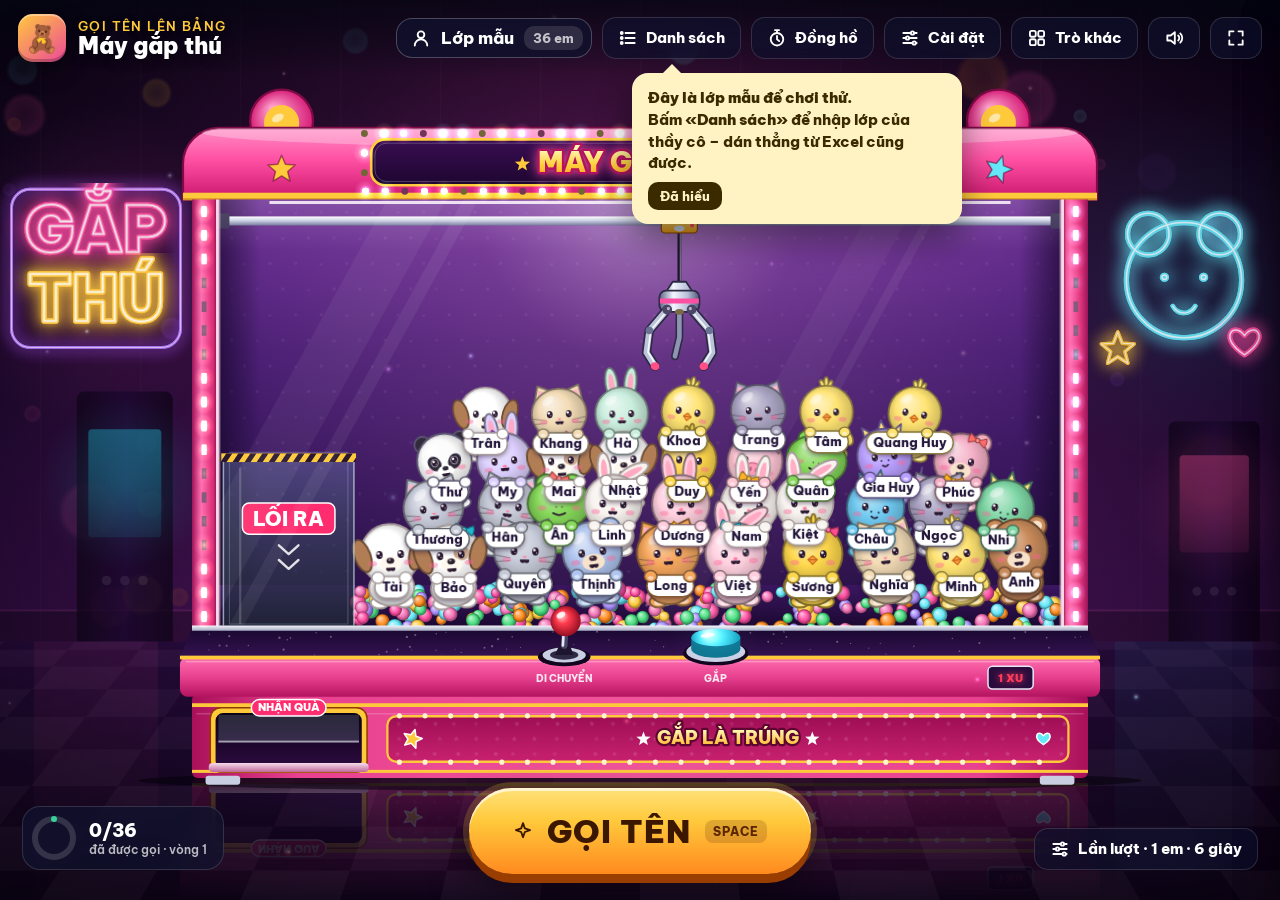
<file: TAI-LEN-GITHUB/tools/goi-ten-len-bang/2-May-gap-thu.html>
<!DOCTYPE html>
<html lang="vi"><head><meta charset="utf-8">
<meta name="viewport" content="width=device-width,initial-scale=1">
<meta name="description" content="Trò chơi gọi tên học sinh lên bảng – chạy ngay trên trình duyệt, không cần mạng.">
<title>Gọi tên lên bảng</title>
<style>@font-face{font-family:'BVP';font-weight:500;font-style:normal;font-display:block;src:url([data-uri]) format('woff2')}
@font-face{font-family:'BVP';font-weight:600;font-style:normal;font-display:block;src:url([data-uri]) format('woff2')}
@font-face{font-family:'BVP';font-weight:800;font-style:normal;font-display:block;src:url([data-uri]) format('woff2')}
@font-face{font-family:'BVP';font-weight:900;font-style:normal;font-display:block;src:url([data-uri]) format('woff2')}</style>
<style>:root{
  --chinh:#FFC93C; --chinh2:#FF8A1F; --phu:#7C5CFF; --sang:#7CF7FF;
  --kinh:rgba(14,16,40,.74); --kinh2:rgba(24,27,62,.86); --vien:rgba(255,255,255,.14); --vien2:rgba(255,255,255,.24);
  --chu:#fff; --mo:rgba(255,255,255,.72); --mo2:rgba(255,255,255,.5);
  --xanh:#34D399; --do:#FF4D6D; --vang:#FFD43B;
  --bong:0 24px 60px rgba(0,0,0,.5);
}
*{box-sizing:border-box;margin:0;padding:0}
html,body{width:100%;height:100%;overflow:hidden;background:#090b1c;color:#fff;
  font-family:'BVP','Segoe UI',Tahoma,system-ui,sans-serif;-webkit-font-smoothing:antialiased;user-select:none;-webkit-user-select:none}
button,input,select,textarea{font-family:inherit}
#san,#phao{position:fixed;inset:0;width:100%;height:100%;display:block}
#phao{pointer-events:none;z-index:40}
.an{display:none!important}
svg.i{width:20px;height:20px;flex:none;stroke:currentColor;fill:none;stroke-width:2.2;stroke-linecap:round;stroke-linejoin:round}

/* ───────── thanh trên ───────── */
#tren{position:fixed;left:0;right:0;top:0;height:76px;z-index:20;display:flex;align-items:center;gap:10px;padding:0 18px;
  background:linear-gradient(180deg,rgba(4,5,18,.72),rgba(4,5,18,.25) 70%,rgba(4,5,18,0))}
.logo{display:flex;align-items:center;gap:12px;margin-right:auto;min-width:0}
.logo .bt{width:48px;height:48px;border-radius:15px;display:grid;place-items:center;font-size:27px;flex:none;
  background:linear-gradient(140deg,var(--chinh),var(--phu));box-shadow:0 8px 22px rgba(0,0,0,.4),inset 0 -3px 0 rgba(0,0,0,.22),inset 0 2px 0 rgba(255,255,255,.35)}
.logo b{display:block;font-weight:900;font-size:23px;line-height:1.05;text-shadow:0 2px 12px rgba(0,0,0,.6);white-space:nowrap}
.logo small{display:block;font-weight:600;font-size:12.5px;letter-spacing:1.4px;text-transform:uppercase;color:var(--chinh);text-shadow:0 1px 6px rgba(0,0,0,.6)}
.nut{appearance:none;border:1px solid var(--vien);background:rgba(16,18,46,.66);backdrop-filter:blur(12px);-webkit-backdrop-filter:blur(12px);
  color:#fff;font-weight:700;font-size:15px;padding:10px 15px;border-radius:14px;display:inline-flex;align-items:center;gap:8px;cursor:pointer;
  transition:transform .12s,background .15s,border-color .15s,box-shadow .15s;white-space:nowrap;line-height:1.1}
.nut:hover{background:rgba(44,48,100,.85);border-color:var(--vien2);transform:translateY(-1px)}
.nut:active{transform:translateY(1px) scale(.97)}
.nut.vua{padding:8px 12px;font-size:14px;border-radius:12px}
.nut.chinh{background:linear-gradient(180deg,var(--chinh),var(--chinh2));color:#3a1d00;border-color:transparent;box-shadow:0 5px 0 rgba(120,50,0,.55),0 10px 24px rgba(0,0,0,.35)}
.nut.chinh:hover{filter:brightness(1.06)}
.nut.xanh{background:linear-gradient(180deg,#4ADE80,#16A34A);border-color:transparent;color:#05310f;box-shadow:0 5px 0 rgba(4,60,20,.6)}
.nut.do{background:linear-gradient(180deg,#FF6B81,#E11D48);border-color:transparent;box-shadow:0 5px 0 rgba(90,0,20,.6)}
.nut.trong{background:transparent;border-color:transparent}
.nut.trong:hover{background:rgba(255,255,255,.08)}
.nut[disabled]{opacity:.45;pointer-events:none}
.chip-lop{display:inline-flex;align-items:center;gap:10px;padding:7px 8px 7px 14px;border-radius:16px;border:1px solid var(--vien2);
  background:rgba(16,18,46,.72);backdrop-filter:blur(12px);cursor:pointer;font-weight:800;font-size:16px}
.chip-lop .so{font-weight:700;font-size:13px;padding:4px 9px;border-radius:10px;background:rgba(255,255,255,.12);color:var(--mo)}
.chip-lop select{appearance:none;background:transparent;border:0;color:#fff;font-weight:800;font-size:17px;cursor:pointer;outline:0;max-width:200px}
.chip-lop select option{background:#1b1e44;color:#fff}

/* ───────── dải dưới ───────── */
#duoi{position:fixed;left:0;right:0;bottom:0;z-index:20;display:flex;align-items:flex-end;justify-content:center;padding:0 22px 26px;pointer-events:none}
#duoi>*{pointer-events:auto}
#nutGoi{position:relative;appearance:none;border:0;cursor:pointer;min-width:330px;height:86px;padding:0 44px;border-radius:999px;
  font-weight:900;font-size:32px;letter-spacing:1px;color:#3b1700;display:flex;align-items:center;justify-content:center;gap:14px;
  background:linear-gradient(180deg,#FFE27A 0%,var(--chinh) 38%,var(--chinh2) 100%);
  box-shadow:0 9px 0 #9a3d00,0 18px 40px rgba(0,0,0,.5),inset 0 3px 0 rgba(255,255,255,.65),0 0 0 6px rgba(255,201,60,.22);
  transition:transform .12s,box-shadow .12s,filter .2s;animation:moiGoi 2.2s ease-in-out infinite}
#nutGoi:hover{filter:brightness(1.07)}
#nutGoi:active{transform:translateY(6px);box-shadow:0 3px 0 #9a3d00,0 10px 24px rgba(0,0,0,.45),inset 0 3px 0 rgba(255,255,255,.6)}
#nutGoi .phim{font-size:12px;font-weight:800;letter-spacing:1px;padding:4px 8px;border-radius:8px;background:rgba(80,30,0,.18);color:#5a2600}
#nutGoi[disabled]{animation:none;filter:saturate(.6) brightness(.9);pointer-events:none}
#nutGoi[disabled] .phim{display:none}
@keyframes moiGoi{0%,100%{box-shadow:0 9px 0 #9a3d00,0 18px 40px rgba(0,0,0,.5),inset 0 3px 0 rgba(255,255,255,.65),0 0 0 6px rgba(255,201,60,.22)}
  50%{box-shadow:0 9px 0 #9a3d00,0 18px 40px rgba(0,0,0,.5),inset 0 3px 0 rgba(255,255,255,.65),0 0 0 16px rgba(255,201,60,0)}}
.goc{position:absolute;bottom:30px;display:flex;gap:10px;align-items:center}
.goc.trai{left:22px}.goc.phai{right:22px}
.tien-do{display:flex;align-items:center;gap:12px;padding:8px 16px 8px 8px;border-radius:18px;background:rgba(16,18,46,.72);border:1px solid var(--vien);
  backdrop-filter:blur(12px);cursor:pointer;font-weight:700}
.tien-do svg.vong{width:46px;height:46px}
.tien-do b{font-size:18px;font-weight:900}
.tien-do small{display:block;font-size:12px;color:var(--mo);font-weight:600}

/* ───────── lớp phủ chung ───────── */
.phu{position:fixed;inset:0;z-index:50;display:grid;place-items:center;background:radial-gradient(ellipse at center,rgba(6,7,24,.55),rgba(3,4,14,.86));
  opacity:0;pointer-events:none;transition:opacity .25s}
.phu.mo{opacity:1;pointer-events:auto}
.hop{background:var(--kinh2);border:1px solid var(--vien2);border-radius:26px;box-shadow:var(--bong);backdrop-filter:blur(18px);-webkit-backdrop-filter:blur(18px)}
.phu .hop{transform:translateY(18px) scale(.97);transition:transform .3s cubic-bezier(.2,1.3,.4,1)}
.phu.mo .hop{transform:none}
.dau-hop{display:flex;align-items:center;gap:12px;padding:20px 24px 14px}
.dau-hop h2{font-weight:900;font-size:24px;margin-right:auto;display:flex;align-items:center;gap:10px}
.dau-hop h2 svg.i{width:26px;height:26px;color:var(--chinh)}
.dong-x{width:40px;height:40px;border-radius:12px;display:grid;place-items:center;border:1px solid var(--vien);background:rgba(255,255,255,.05);color:#fff;cursor:pointer}
.dong-x:hover{background:rgba(255,255,255,.14)}

/* ───────── thẻ công bố tên ───────── */
#phuTen{background:radial-gradient(ellipse at center,rgba(10,8,40,.35),rgba(3,4,14,.8))}
#theTen{position:relative;width:min(1040px,92vw);padding:34px 40px 30px;text-align:center;border-radius:34px;
  background:linear-gradient(160deg,rgba(40,30,110,.92),rgba(18,16,52,.95));border:2px solid rgba(255,255,255,.18);
  box-shadow:0 30px 90px rgba(0,0,0,.6),0 0 0 1px rgba(255,255,255,.05),0 0 120px rgba(124,92,255,.35)}
#theTen::before{content:"";position:absolute;inset:-3px;border-radius:36px;padding:3px;z-index:-1;
  background:conic-gradient(from var(--goc,0deg),var(--chinh),#FF4D6D,var(--phu),var(--sang),var(--chinh));
  -webkit-mask:linear-gradient(#000 0 0) content-box,linear-gradient(#000 0 0);-webkit-mask-composite:xor;mask-composite:exclude;animation:quayVien 4s linear infinite}
@property --goc{syntax:'<angle>';inherits:false;initial-value:0deg}
@keyframes quayVien{to{--goc:360deg}}
.phu.mo #theTen{animation:theVao .7s cubic-bezier(.2,1.5,.35,1) both}
@keyframes theVao{0%{transform:scale(.4) rotate(-6deg);opacity:0}60%{opacity:1}100%{transform:none;opacity:1}}
.moi-em{display:inline-flex;align-items:center;gap:10px;padding:8px 22px;border-radius:999px;font-weight:900;font-size:22px;letter-spacing:3px;
  color:#3b1700;background:linear-gradient(180deg,#FFE27A,var(--chinh2));box-shadow:0 5px 0 #9a3d00}
.ten-lon{font-weight:900;line-height:1.12;margin:22px 0 6px;letter-spacing:-.5px;white-space:nowrap;color:#FFF6D8;
  text-shadow:0 6px 0 rgba(0,0,0,.35),0 0 34px rgba(255,201,60,.45)}
.ten-lon .chu{display:inline-block;animation:chuRoi .55s cubic-bezier(.2,1.6,.4,1) both}
@keyframes chuRoi{0%{transform:translateY(-70px) scale(1.4);opacity:0}100%{transform:none;opacity:1}}
.len-bang{font-weight:800;font-size:28px;color:var(--mo);letter-spacing:1px}
.nhieu-ten{display:flex;flex-wrap:wrap;gap:14px;justify-content:center;margin:24px 0 8px}
.the-nho{position:relative;padding:14px 26px;border-radius:20px;font-weight:900;font-size:40px;background:rgba(255,255,255,.08);
  border:2px solid rgba(255,255,255,.16);animation:theVao .6s cubic-bezier(.2,1.5,.35,1) both}
.the-nho i{font-style:normal;font-size:16px;font-weight:800;color:var(--chinh);display:block;letter-spacing:1px;margin-bottom:2px}
.the-nho .xoa-vang{position:absolute;top:-10px;right:-10px;width:30px;height:30px;border-radius:50%;border:0;background:#E11D48;color:#fff;
  display:grid;place-items:center;cursor:pointer;box-shadow:0 3px 8px rgba(0,0,0,.4)}
.the-nho .xoa-vang svg.i{width:16px;height:16px}
.hang-nut{display:flex;flex-wrap:wrap;gap:12px;justify-content:center;margin-top:26px}
.hang-nut .nut{font-size:17px;padding:13px 20px;border-radius:16px}
.xao{animation:xao .09s linear infinite}
@keyframes xao{0%{transform:translateY(-2px)}50%{transform:translateY(2px)}}

/* ───────── đồng hồ ───────── */
#phuGio .hop{width:min(980px,94vw);padding:0 0 26px;text-align:center}
.mat-so{position:relative;width:min(400px,46vh);height:min(400px,46vh);margin:4px auto 0}
.mat-so svg{width:100%;height:100%;overflow:visible}
.mat-so .giua{position:absolute;inset:0;display:grid;place-items:center;align-content:center}
.so-gio{font-weight:900;font-size:min(104px,12vh);line-height:1;letter-spacing:-2px;font-variant-numeric:tabular-nums}
.don-vi{font-weight:700;font-size:18px;color:var(--mo);margin-top:6px}
.chip-gio{display:flex;flex-wrap:wrap;gap:10px;justify-content:center;margin:18px 26px 0}
.chip-gio button{appearance:none;border:1px solid var(--vien2);background:rgba(255,255,255,.06);color:#fff;font-weight:800;font-size:17px;
  padding:11px 17px;border-radius:14px;cursor:pointer;transition:transform .12s,background .15s}
.chip-gio button:hover{background:rgba(255,255,255,.14);transform:translateY(-2px)}
.chip-gio button.chon{background:linear-gradient(180deg,#FFE27A,var(--chinh2));color:#3b1700;border-color:transparent;box-shadow:0 4px 0 #9a3d00}
.chinh-gio{display:flex;gap:10px;justify-content:center;margin-top:12px}
.ai-tra-loi{font-weight:800;font-size:22px;color:var(--chinh);min-height:30px;margin-top:2px}
.ai-tra-loi:empty{display:none}
#phuGio.dang-chay .chi-chon,#phuGio:not(.dang-chay) .chi-chay{display:none!important}
#phuGio.gap .so-gio{color:#FF6B81;animation:dap .5s ease-out infinite}
@keyframes dap{0%{transform:scale(1.18)}100%{transform:scale(1)}}
#phuGio.het .hop{animation:rung .5s linear 2}
#phuGio.het .giua{opacity:0}
.nhan-o{font-size:13px;font-weight:800;letter-spacing:1px;text-transform:uppercase;color:var(--chinh);margin-bottom:6px}
.o-cot{display:flex;flex-direction:column;min-height:0}
.o-cot textarea{height:auto;flex:1;min-height:0}
@keyframes rung{0%,100%{transform:none}20%{transform:translateX(-14px) rotate(-1deg)}40%{transform:translateX(12px) rotate(1deg)}60%{transform:translateX(-8px)}80%{transform:translateX(6px)}}
.dau-het{position:absolute;left:50%;top:50%;transform:translate(-50%,-50%) rotate(-12deg);font-weight:900;font-size:min(120px,13vh);white-space:nowrap;
  color:#FF4D6D;border:10px solid #FF4D6D;border-radius:26px;padding:6px 34px;background:rgba(20,0,10,.55);text-shadow:0 4px 0 rgba(0,0,0,.35);
  box-shadow:0 0 60px rgba(255,77,109,.5);animation:dongDau .45s cubic-bezier(.2,1.6,.4,1) both;pointer-events:none}
@keyframes dongDau{0%{transform:translate(-50%,-50%) rotate(-12deg) scale(3);opacity:0}100%{transform:translate(-50%,-50%) rotate(-12deg) scale(1);opacity:1}}
/* đồng hồ thu nhỏ ở góc */
#gioNho{position:fixed;right:22px;top:92px;z-index:45;display:flex;align-items:center;gap:12px;padding:10px 16px 10px 10px;border-radius:22px;cursor:pointer;
  background:rgba(14,16,40,.86);border:1px solid var(--vien2);backdrop-filter:blur(12px);box-shadow:var(--bong)}
#gioNho svg{width:64px;height:64px}
#gioNho b{font-weight:900;font-size:38px;font-variant-numeric:tabular-nums;letter-spacing:-1px}
#gioNho small{display:block;font-size:12px;color:var(--mo);font-weight:700;max-width:170px;white-space:nowrap;overflow:hidden;text-overflow:ellipsis}
#gioNho.gap b{color:#FF6B81}

/* ───────── bảng danh sách ───────── */
#phuDs .hop{width:min(1180px,95vw);height:min(760px,92vh);display:flex;flex-direction:column}
.than-ds{flex:1;min-height:0;display:grid;grid-template-columns:250px 1fr;gap:18px;padding:0 24px 0}
.cot-lop{display:flex;flex-direction:column;gap:8px;min-height:0;overflow:auto;padding-right:4px}
.cot-lop .muc{display:flex;align-items:center;gap:8px;padding:12px 12px;border-radius:14px;cursor:pointer;border:1px solid transparent;font-weight:800;font-size:17px}
.cot-lop .muc span{margin-right:auto;overflow:hidden;text-overflow:ellipsis;white-space:nowrap}
.cot-lop .muc small{font-weight:700;color:var(--mo);font-size:13px}
.cot-lop .muc:hover{background:rgba(255,255,255,.06)}
.cot-lop .muc.chon{background:rgba(255,201,60,.14);border-color:rgba(255,201,60,.45)}
.cot-nhap{display:flex;flex-direction:column;gap:10px;min-height:0}
.hang{display:flex;gap:10px;align-items:center;flex-wrap:wrap}
.o-ten-lop{flex:1;min-width:180px;background:rgba(0,0,0,.25);border:1px solid var(--vien2);border-radius:12px;color:#fff;font-weight:800;font-size:18px;padding:10px 14px;outline:0}
.o-ten-lop:focus,textarea:focus{border-color:var(--chinh)}
.o-ten-lop::placeholder,textarea::placeholder{color:var(--mo2);font-weight:600}
.hai-o{flex:1;min-height:0;display:grid;grid-template-columns:1fr 1fr;gap:14px}
textarea{width:100%;height:100%;resize:none;background:rgba(0,0,0,.28);border:1px solid var(--vien2);border-radius:14px;color:#fff;
  font-size:16px;font-weight:600;line-height:1.55;padding:12px 14px;outline:0;user-select:text;-webkit-user-select:text}
.xem-truoc{min-height:0;overflow:auto;border-radius:14px;border:1px dashed var(--vien2);padding:10px;display:flex;flex-wrap:wrap;gap:7px;align-content:flex-start}
.xem-truoc .hs{padding:6px 11px;border-radius:10px;background:rgba(255,255,255,.08);font-weight:700;font-size:14.5px;cursor:pointer;border:1px solid transparent}
.xem-truoc .hs b{color:var(--chinh);font-weight:800;margin-right:5px;font-size:12px}
.xem-truoc .hs:hover{border-color:var(--vien2)}
.xem-truoc .hs.vang{opacity:.45;text-decoration:line-through}
.xem-truoc .trong-rong{color:var(--mo2);font-weight:600;padding:20px;text-align:center;width:100%;line-height:1.6}
.nhan{font-size:13.5px;color:var(--mo);font-weight:700}
.nhan b{color:#fff}
.chan-hop{display:flex;align-items:center;gap:12px;padding:16px 24px 20px}
.chan-hop .nhan{margin-right:auto}

/* ───────── ngăn kéo bên phải (cài đặt, lịch sử, trò khác) ───────── */
.ngan{position:fixed;top:0;right:0;bottom:0;width:min(470px,92vw);z-index:55;transform:translateX(105%);transition:transform .32s cubic-bezier(.2,.9,.3,1);
  display:flex;flex-direction:column;border-radius:26px 0 0 26px;border-right:0}
.ngan.mo{transform:none}
.man-ngan{position:fixed;inset:0;z-index:54;background:rgba(0,0,0,.35);opacity:0;pointer-events:none;transition:opacity .25s}
.man-ngan.mo{opacity:1;pointer-events:auto}
.ruot-ngan{flex:1;overflow:auto;padding:4px 24px 24px}
.nhom{margin:16px 0 0}
.nhom h3{font-size:14px;font-weight:800;letter-spacing:1.2px;text-transform:uppercase;color:var(--chinh);margin-bottom:9px}
.nhom p{font-size:13.5px;color:var(--mo);font-weight:600;margin-top:7px;line-height:1.5}
.doan{display:flex;flex-wrap:wrap;gap:7px}
.doan button{appearance:none;border:1px solid var(--vien2);background:rgba(255,255,255,.05);color:#fff;font-weight:800;font-size:15px;padding:9px 13px;border-radius:12px;cursor:pointer}
.doan button:hover{background:rgba(255,255,255,.12)}
.doan button.chon{background:linear-gradient(180deg,#FFE27A,var(--chinh2));color:#3b1700;border-color:transparent}
.cong-tac{display:flex;align-items:center;gap:12px;font-weight:700;font-size:15.5px;cursor:pointer;padding:6px 0}
.cong-tac input{display:none}
.cong-tac i{width:50px;height:28px;border-radius:99px;background:rgba(255,255,255,.18);position:relative;flex:none;transition:background .2s}
.cong-tac i::after{content:"";position:absolute;left:3px;top:3px;width:22px;height:22px;border-radius:50%;background:#fff;transition:transform .2s}
.cong-tac input:checked+i{background:var(--xanh)}
.cong-tac input:checked+i::after{transform:translateX(22px)}
input[type=range]{width:100%;accent-color:var(--chinh)}
.ls{display:flex;flex-direction:column;gap:6px}
.ls .dong{display:flex;align-items:center;gap:12px;padding:10px 12px;border-radius:12px;background:rgba(255,255,255,.05);font-weight:700}
.ls .dong span{margin-right:auto}
.ls .dong small{color:var(--mo);font-weight:600}
.ls .stt{width:30px;height:30px;border-radius:9px;background:rgba(255,201,60,.18);color:var(--chinh);display:grid;place-items:center;font-size:13px;font-weight:900;flex:none}
.thanh{height:12px;border-radius:99px;background:rgba(255,255,255,.1);overflow:hidden;margin:8px 0 4px}
.thanh i{display:block;height:100%;border-radius:99px;background:linear-gradient(90deg,var(--xanh),var(--chinh))}
.tro{display:flex;align-items:center;gap:14px;padding:14px;border-radius:18px;background:rgba(255,255,255,.05);border:1px solid var(--vien);margin-bottom:10px;
  cursor:pointer;text-decoration:none;color:#fff;transition:transform .15s,background .15s}
.tro:hover{background:rgba(255,255,255,.11);transform:translateX(-4px)}
.tro .bt{width:58px;height:58px;border-radius:16px;display:grid;place-items:center;font-size:32px;flex:none}
.tro b{font-weight:900;font-size:18px;display:block}
.tro small{color:var(--mo);font-weight:600;font-size:13.5px}
.tro.dang{border-color:rgba(255,201,60,.5);background:rgba(255,201,60,.1)}

/* ───────── thông báo, gợi ý ───────── */
#bao{position:fixed;left:50%;top:92px;z-index:70;transform:translateX(-50%);display:flex;flex-direction:column;gap:8px;align-items:center;pointer-events:none}
#bao div{padding:12px 20px;border-radius:16px;background:rgba(14,16,40,.92);border:1px solid var(--vien2);font-weight:800;font-size:17px;box-shadow:var(--bong);
  animation:baoVao .35s cubic-bezier(.2,1.4,.4,1) both}
@keyframes baoVao{0%{transform:translateY(-16px);opacity:0}100%{transform:none;opacity:1}}
#goiY{position:fixed;z-index:25;max-width:330px;padding:14px 16px;border-radius:16px;background:#FFF3C4;color:#3b2a00;font-weight:700;font-size:15px;line-height:1.45;
  box-shadow:0 14px 34px rgba(0,0,0,.45);animation:nhun 1.6s ease-in-out infinite}
#goiY::before{content:"";position:absolute;top:-9px;left:var(--mui,40px);border:10px solid transparent;border-top:0;border-bottom-color:#FFF3C4}
#goiY b{font-weight:900}
#goiY button{margin-top:8px;border:0;background:#3b2a00;color:#FFF3C4;font-weight:800;padding:6px 12px;border-radius:10px;cursor:pointer;font-size:13px}
@keyframes nhun{0%,100%{transform:translateY(0)}50%{transform:translateY(6px)}}
.dang-chon-ten{position:fixed;left:50%;top:96px;transform:translateX(-50%);z-index:21;padding:10px 24px;border-radius:999px;font-weight:900;font-size:22px;
  background:rgba(10,12,34,.7);border:1px solid var(--vien2);backdrop-filter:blur(10px);letter-spacing:.5px;pointer-events:none;text-shadow:0 2px 8px rgba(0,0,0,.5)}

@media (max-width:1100px){
  .logo small{display:none} .logo b{font-size:19px} .nut .chu-nut{display:none} .nut{padding:10px 12px}
  #nutGoi{min-width:250px;height:74px;font-size:26px}
  .goc.trai .tien-do small{display:none}
  .than-ds{grid-template-columns:1fr} .cot-lop{flex-direction:row;overflow-x:auto;max-height:64px}
}
@media (max-width:1400px){ .dang-chon-ten{font-size:17px;padding:7px 18px;top:84px} }
@media (max-height:700px){ #nutGoi{height:66px;font-size:24px} .mat-so{width:300px;height:300px} }
</style>
</head><body>
<noscript><p style="padding:40px;font:20px sans-serif;color:#fff">Hãy mở tệp bằng Chrome, Edge hoặc Cốc Cốc.</p></noscript>
<script>/* Âm thanh tự tổng hợp bằng Web Audio — không cần tệp âm thanh nào, chạy được khi không có mạng.
   AmThanh.phat(ten, tuyChon) -> {dung()}      (âm kéo dài như tiếng động cơ thì gọi dung() để tắt)
   Khi quay video: đặt window.__GHI_AM = [] trước khi chạy -> chỉ ghi sự kiện, không phát;
   sau đó AmThanh.dungOffline(suKien, giay) dựng lại đúng các âm đó thành AudioBuffer. */
(() => {
  'use strict';
  let ctx = null, chinh = null, bat = true, amLuong = 0.8, dem = 0;
  const NHIEU = new WeakMap();

  function nhieu(c) {               // 2 giây nhiễu trắng, dùng chung
    let b = NHIEU.get(c);
    if (!b) {
      b = c.createBuffer(1, c.sampleRate * 2, c.sampleRate);
      const d = b.getChannelData(0);
      let s = 12345;
      for (let i = 0; i < d.length; i++) { s = (s * 16807) % 2147483647; d[i] = (s / 2147483647) * 2 - 1; }
      NHIEU.set(c, b);
    }
    return b;
  }
  function g(c, out, v = 1) { const n = c.createGain(); n.gain.value = v; n.connect(out); return n; }
  function bao(n, t, a, giu, tha, dinh = 1) {   // đường bao: lên trong a giây, giữ, tắt dần trong tha giây
    n.gain.cancelScheduledValues(t);
    n.gain.setValueAtTime(0.0001, t);
    n.gain.exponentialRampToValueAtTime(dinh, t + Math.max(a, 0.002));
    n.gain.setValueAtTime(dinh, t + a + giu);
    n.gain.exponentialRampToValueAtTime(0.0001, t + a + giu + tha);
  }
  function dao(c, loai, f, t, dai, out) {
    const o = c.createOscillator(); o.type = loai; o.frequency.setValueAtTime(f, t);
    o.connect(out); o.start(t); o.stop(t + dai + 0.05); return o;
  }
  function suot(c, t, dai, out, loc = 'bandpass', f = 1000, q = 1) {   // nhiễu qua bộ lọc
    const s = c.createBufferSource(); s.buffer = nhieu(c); s.loop = true;
    const b = c.createBiquadFilter(); b.type = loc; b.frequency.setValueAtTime(f, t); b.Q.value = q;
    s.connect(b); b.connect(out); s.start(t, Math.random() * 1.5); s.stop(t + dai + 0.05);
    return { s, b };
  }
  function trong(c, out, t, v = 1) {             // tiếng trống bass
    const n = g(c, out, 0); bao(n, t, 0.003, 0.02, 0.32, 0.9 * v);
    const o = dao(c, 'sine', 150, t, 0.4, n); o.frequency.exponentialRampToValueAtTime(42, t + 0.3);
  }
  function snare(c, out, t, v = 1) {
    const n = g(c, out, 0); bao(n, t, 0.002, 0.01, 0.12, 0.5 * v);
    suot(c, t, 0.16, n, 'highpass', 1400, 0.7);
    const n2 = g(c, out, 0); bao(n2, t, 0.002, 0.005, 0.07, 0.35 * v); dao(c, 'triangle', 210, t, 0.1, n2);
  }
  function chuong(c, out, t, f, v = 1, dai = 1.1) {   // tiếng chuông kim loại trong
    [[1, 1], [2.76, 0.35], [5.4, 0.12]].forEach(([k, a]) => {
      const n = g(c, out, 0); bao(n, t, 0.002, 0, dai / k ** 0.5, 0.35 * a * v); dao(c, 'sine', f * k, t, dai, n);
    });
  }

  const SYN = {
    bam(c, out, t) {                                  // bấm nút giao diện
      const n = g(c, out, 0); bao(n, t, 0.002, 0, 0.06, 0.25);
      const o = dao(c, 'sine', 980, t, 0.08, n); o.frequency.exponentialRampToValueAtTime(560, t + 0.06);
    },
    tich(c, out, t, o) {                              // tiếng tích (kim vòng quay, máy quét)
      const k = o.cao || 1, v = o.to ?? 1;
      const n = g(c, out, 0); bao(n, t, 0.001, 0, 0.035, 0.32 * v);
      suot(c, t, 0.05, n, 'bandpass', 3200 * k, 3);
      const n2 = g(c, out, 0); bao(n2, t, 0.001, 0, 0.03, 0.18 * v); dao(c, 'square', 1700 * k, t, 0.04, n2);
    },
    beep(c, out, t, o) {
      const n = g(c, out, 0); bao(n, t, 0.004, (o.dai || 0.06) - 0.01, 0.04, 0.16 * (o.to ?? 1));
      dao(c, o.loai || 'square', 1180 * (o.cao || 1), t, (o.dai || 0.06) + 0.05, n);
    },
    pop(c, out, t, o) {
      const n = g(c, out, 0); bao(n, t, 0.002, 0, 0.09, 0.4 * (o.to ?? 1));
      const x = dao(c, 'sine', 380 * (o.cao || 1), t, 0.12, n); x.frequency.exponentialRampToValueAtTime(980 * (o.cao || 1), t + 0.07);
    },
    ting(c, out, t, o) { chuong(c, out, t, 1568 * (o.cao || 1), o.to ?? 1, o.dai || 1.1); },
    whoosh(c, out, t, o) {
      const dai = o.dai || 0.6, n = g(c, out, 0);
      n.gain.setValueAtTime(0.0001, t); n.gain.exponentialRampToValueAtTime(0.55 * (o.to ?? 1), t + dai * 0.45);
      n.gain.exponentialRampToValueAtTime(0.0001, t + dai);
      const { b } = suot(c, t, dai, n, 'bandpass', 300, 1.4);
      b.frequency.exponentialRampToValueAtTime(2800 * (o.cao || 1), t + dai * 0.5); b.frequency.exponentialRampToValueAtTime(500, t + dai);
    },
    trongCuon(c, out, t, o) {                          // trống dồn hồi hộp, nhanh dần, to dần
      const dai = o.dai || 3; let x = 0; const ds = [];
      while (x < dai) {
        const p = x / dai, nhip = 9 + 17 * p * p;
        const v = 0.35 + 0.65 * p;
        const n = g(c, out, 0); bao(n, t + x, 0.002, 0.006, 0.06, 0.32 * v);
        ds.push(suot(c, t + x, 0.08, n, 'highpass', 1700, 0.6).s);
        x += 1 / nhip;
      }
      const lan = g(c, out, 0);                       // lớp rền bên dưới
      lan.gain.setValueAtTime(0.0001, t); lan.gain.exponentialRampToValueAtTime(0.16, t + dai);
      const r = suot(c, t, dai, lan, 'bandpass', 900, 0.8);
      return { dung(tt) { lan.gain.cancelScheduledValues(tt); lan.gain.setValueAtTime(0.0001, tt); ds.forEach(s => { try { s.stop(tt); } catch (e) {} }); try { r.s.stop(tt); } catch (e) {} } };
    },
    fanfare(c, out, t, o) {                           // kèn chiến thắng + trống + chũm choẹ
      const v = o.to ?? 1;
      trong(c, out, t, v);
      const cr = g(c, out, 0); bao(cr, t, 0.003, 0.05, 1.6, 0.3 * v); suot(c, t, 1.8, cr, 'highpass', 5200, 0.5);
      const not = [523.25, 659.25, 783.99, 1046.5];
      const lp = c.createBiquadFilter(); lp.type = 'lowpass'; lp.frequency.value = 2600; lp.connect(out);
      not.forEach((f, i) => {
        const ti = t + 0.02 + i * 0.075, dai = i === 3 ? 1.0 : 0.95 - i * 0.12;
        const n = g(c, lp, 0); bao(n, ti, 0.012, dai * 0.5, dai * 0.6, 0.13 * v);
        dao(c, 'sawtooth', f, ti, dai * 1.2, n); dao(c, 'sawtooth', f * 1.004, ti, dai * 1.2, n);
      });
      const n = g(c, lp, 0); bao(n, t + 0.34, 0.02, 0.5, 0.9, 0.1 * v);
      [523.25, 659.25, 783.99].forEach(f => dao(c, 'square', f / 2, t + 0.34, 1.5, n));
      chuong(c, out, t + 0.3, 2093, 0.55 * v, 1.4);
    },
    tada(c, out, t, o) {                               // ngắn gọn hơn fanfare
      const v = o.to ?? 1; trong(c, out, t, 0.8 * v);
      [784, 1047, 1319].forEach((f, i) => { const n = g(c, out, 0); bao(n, t + i * 0.06, 0.005, 0.15, 0.5, 0.12 * v); dao(c, 'triangle', f, t + i * 0.06, 0.8, n); });
    },
    // ── phi thuyền
    ufoVo(c, out, t, o) {                             // tiếng ù của đĩa bay (kéo dài)
      const n = g(c, out, 0); n.gain.setValueAtTime(0.0001, t); n.gain.exponentialRampToValueAtTime(0.13 * (o.to ?? 1), t + 0.5);
      const lp = c.createBiquadFilter(); lp.type = 'lowpass'; lp.frequency.value = 700; lp.connect(n);
      const a = c.createOscillator(); a.type = 'sawtooth'; a.frequency.value = 96;
      const b = c.createOscillator(); b.type = 'sawtooth'; b.frequency.value = 99.5;
      const lfo = c.createOscillator(); lfo.frequency.value = 5.5; const lg = c.createGain(); lg.gain.value = 260;
      lfo.connect(lg); lg.connect(lp.frequency);
      const w = c.createOscillator(); w.type = 'sine'; w.frequency.value = 880; const wg = c.createGain(); wg.gain.value = 0.05;
      const wl = c.createOscillator(); wl.frequency.value = 0.7; const wlg = c.createGain(); wlg.gain.value = 140; wl.connect(wlg); wlg.connect(w.frequency);
      w.connect(wg); wg.connect(n);
      a.connect(lp); b.connect(lp); [a, b, lfo, w, wl].forEach(x => x.start(t));
      return { dung(tt) { n.gain.cancelScheduledValues(tt); n.gain.setValueAtTime(n.gain.value || 0.1, tt); n.gain.exponentialRampToValueAtTime(0.0001, tt + 0.6); [a, b, lfo, w, wl].forEach(x => x.stop(tt + 0.7)); } };
    },
    quet(c, out, t, o) {                               // tiếng quét radar «píu»
      const n = g(c, out, 0); bao(n, t, 0.005, 0.03, 0.12, 0.12 * (o.to ?? 1));
      const x = dao(c, 'sine', 1400 * (o.cao || 1), t, 0.2, n); x.frequency.exponentialRampToValueAtTime(2300 * (o.cao || 1), t + 0.12);
    },
    khoa(c, out, t) {                                  // khoá mục tiêu: «bíp bíp – píng»
      [0, 0.11].forEach(d => { const n = g(c, out, 0); bao(n, t + d, 0.003, 0.05, 0.03, 0.18); dao(c, 'square', 1760, t + d, 0.1, n); });
      chuong(c, out, t + 0.24, 2637, 0.9, 0.9);
    },
    tiaKeo(c, out, t, o) {                             // tia hút: vút lên, lung linh
      const dai = o.dai || 2, n = g(c, out, 0);
      n.gain.setValueAtTime(0.0001, t); n.gain.exponentialRampToValueAtTime(0.2, t + 0.25); n.gain.setValueAtTime(0.2, t + dai - 0.3); n.gain.exponentialRampToValueAtTime(0.0001, t + dai + 0.2);
      const a = dao(c, 'sine', 220, t, dai + 0.3, n); a.frequency.exponentialRampToValueAtTime(880, t + dai);
      const vib = c.createOscillator(); vib.frequency.value = 9; const vg = c.createGain(); vg.gain.value = 18; vib.connect(vg); vg.connect(a.frequency); vib.start(t); vib.stop(t + dai + 0.3);
      const n2 = g(c, out, 0); n2.gain.setValueAtTime(0.0001, t); n2.gain.exponentialRampToValueAtTime(0.05, t + 0.4); n2.gain.exponentialRampToValueAtTime(0.0001, t + dai + 0.2);
      const b = dao(c, 'triangle', 1320, t, dai + 0.3, n2); b.frequency.exponentialRampToValueAtTime(2640, t + dai);
      const lf = c.createOscillator(); lf.frequency.value = 13; const lfg = c.createGain(); lfg.gain.value = 300; lf.connect(lfg); lfg.connect(b.frequency); lf.start(t); lf.stop(t + dai + 0.3);
    },
    // ── máy gắp
    motor(c, out, t, o) {
      const n = g(c, out, 0); n.gain.setValueAtTime(0.0001, t); n.gain.exponentialRampToValueAtTime(0.09 * (o.to ?? 1), t + 0.08);
      const lp = c.createBiquadFilter(); lp.type = 'lowpass'; lp.frequency.value = 900; lp.connect(n);
      const a = c.createOscillator(); a.type = 'sawtooth'; a.frequency.value = 72 * (o.cao || 1); a.connect(lp); a.start(t);
      const r = suot(c, t, 60, n, 'bandpass', 2400, 2); r.b.disconnect(); const ng = c.createGain(); ng.gain.value = 0.25; r.b.connect(ng); ng.connect(n);
      return { dung(tt) { n.gain.cancelScheduledValues(tt); n.gain.setValueAtTime(0.08, tt); n.gain.exponentialRampToValueAtTime(0.0001, tt + 0.12); a.stop(tt + 0.15); try { r.s.stop(tt + 0.15); } catch (e) {} } };
    },
    kep(c, out, t) {                                   // càng kẹp sập «cạch»
      const n = g(c, out, 0); bao(n, t, 0.001, 0.01, 0.09, 0.45); suot(c, t, 0.12, n, 'bandpass', 2100, 4);
      const n2 = g(c, out, 0); bao(n2, t, 0.001, 0, 0.12, 0.3); dao(c, 'square', 310, t, 0.15, n2);
    },
    rot(c, out, t, o) {                                // rơi «bịch»
      const n = g(c, out, 0); bao(n, t, 0.002, 0.01, 0.22, 0.7 * (o.to ?? 1));
      const x = dao(c, 'sine', 160, t, 0.3, n); x.frequency.exponentialRampToValueAtTime(48, t + 0.22);
      const m = g(c, out, 0); bao(m, t, 0.002, 0, 0.08, 0.25 * (o.to ?? 1)); suot(c, t, 0.1, m, 'lowpass', 900, 0.7);
    },
    // ── lồng cầu
    soc(c, out, t, o) {                                // hai quả cầu chạm nhau «cách»
      const n = g(c, out, 0); bao(n, t, 0.001, 0, 0.03, 0.22 * (o.to ?? 1));
      dao(c, 'sine', 2400 * (o.cao || 1), t, 0.05, n);
      const m = g(c, out, 0); bao(m, t, 0.001, 0, 0.02, 0.15 * (o.to ?? 1)); suot(c, t, 0.03, m, 'highpass', 4000, 1);
    },
    quatGio(c, out, t, o) {                            // quạt thổi lồng cầu (kéo dài)
      const n = g(c, out, 0); n.gain.setValueAtTime(0.0001, t); n.gain.exponentialRampToValueAtTime(0.32 * (o.to ?? 1), t + 0.6);
      const r = suot(c, t, 120, n, 'bandpass', 520, 0.6);
      const lf = c.createOscillator(); lf.frequency.value = 0.9; const lg = c.createGain(); lg.gain.value = 180; lf.connect(lg); lg.connect(r.b.frequency); lf.start(t);
      return { dung(tt) { n.gain.cancelScheduledValues(tt); n.gain.setValueAtTime(0.3, tt); n.gain.exponentialRampToValueAtTime(0.0001, tt + 0.8); try { r.s.stop(tt + 0.9); } catch (e) {} lf.stop(tt + 0.9); } };
    },
    lan(c, out, t, o) {                                // quả cầu lăn trong ống
      const dai = o.dai || 1.2, n = g(c, out, 0);
      n.gain.setValueAtTime(0.0001, t); n.gain.exponentialRampToValueAtTime(0.18, t + 0.1); n.gain.setValueAtTime(0.18, t + dai - 0.15); n.gain.exponentialRampToValueAtTime(0.0001, t + dai);
      const r = suot(c, t, dai, n, 'bandpass', 900, 3); const lf = c.createOscillator(); lf.frequency.value = 22; const lg = c.createGain(); lg.gain.value = 300;
      lf.connect(lg); lg.connect(r.b.frequency); lf.start(t); lf.stop(t + dai);
    },
    // ── câu cá
    bongBong(c, out, t, o) {
      const n = g(c, out, 0); bao(n, t, 0.003, 0, 0.07, 0.14 * (o.to ?? 1));
      const x = dao(c, 'sine', 520 * (o.cao || 1), t, 0.1, n); x.frequency.exponentialRampToValueAtTime(1500 * (o.cao || 1), t + 0.06);
    },
    toe(c, out, t, o) {                                // té nước
      const v = o.to ?? 1, n = g(c, out, 0); bao(n, t, 0.004, 0.04, 0.5, 0.6 * v);
      const { b } = suot(c, t, 0.7, n, 'bandpass', 2600, 0.8); b.frequency.exponentialRampToValueAtTime(700, t + 0.5);
      const m = g(c, out, 0); bao(m, t, 0.002, 0, 0.18, 0.4 * v); const x = dao(c, 'sine', 260, t, 0.2, m); x.frequency.exponentialRampToValueAtTime(80, t + 0.15);
    },
    cuonDay(c, out, t, o) {                            // máy câu quay «rè rè»
      const dai = o.dai || 1.5; let x = 0;
      while (x < dai) { const n = g(c, out, 0); bao(n, t + x, 0.001, 0, 0.02, 0.12); suot(c, t + x, 0.03, n, 'bandpass', 3800, 5); x += 0.028; }
    },
    giat(c, out, t) {                                  // cá đớp mồi: phao giật
      const n = g(c, out, 0); bao(n, t, 0.002, 0, 0.1, 0.3); const x = dao(c, 'sine', 700, t, 0.12, n); x.frequency.exponentialRampToValueAtTime(260, t + 0.1);
    },
    // ── đồng hồ
    quaySo(c, out, t, o) {                             // tích khi chọn thời gian
      const n = g(c, out, 0); bao(n, t, 0.001, 0, 0.025, 0.2 * (o.to ?? 1)); dao(c, 'square', 2200 * (o.cao || 1), t, 0.03, n);
    },
    chot(c, out, t) { chuong(c, out, t, 1318.5, 0.7, 0.6); chuong(c, out, t + 0.09, 1975.5, 0.6, 0.8); },
    dongHo(c, out, t, o) {                             // tiếng tích tắc
      const n = g(c, out, 0); bao(n, t, 0.001, 0, 0.04, 0.22 * (o.to ?? 1));
      suot(c, t, 0.05, n, 'bandpass', o.tac ? 2300 : 3100, 6);
    },
    tim(c, out, t, o) {                                // nhịp tim «thình thịch»
      [0, 0.17].forEach((d, i) => { const n = g(c, out, 0); bao(n, t + d, 0.004, 0.02, 0.14, (i ? 0.55 : 0.8) * (o.to ?? 1)); const x = dao(c, 'sine', 70, t + d, 0.2, n); x.frequency.exponentialRampToValueAtTime(40, t + d + 0.15); });
    },
    gap(c, out, t, o) { const n = g(c, out, 0); bao(n, t, 0.003, 0.09, 0.05, 0.2 * (o.to ?? 1)); dao(c, 'square', 1046 * (o.cao || 1), t, 0.16, n); },
    hetGio(c, out, t) {                                // còi hết giờ + cồng
      const n = g(c, out, 0); bao(n, t, 0.01, 0.75, 0.25, 0.22);
      const lp = c.createBiquadFilter(); lp.type = 'lowpass'; lp.frequency.value = 1800; lp.connect(n);
      [196, 199, 392].forEach(f => dao(c, 'sawtooth', f, t, 1.1, lp));
      trong(c, out, t, 1);
      [[1, 1], [1.48, 0.5], [2.1, 0.3]].forEach(([k, a]) => { const m = g(c, out, 0); bao(m, t + 0.05, 0.004, 0.1, 2.4 / k, 0.3 * a); dao(c, 'sine', 110 * k, t + 0.05, 2.6, m); });
    },
  };

  function dam() {
    if (!ctx) {
      const AC = window.AudioContext || window.webkitAudioContext; if (!AC) return null;
      ctx = new AC(); chinh = ctx.createGain(); chinh.gain.value = amLuong;
      const nen = ctx.createDynamicsCompressor(); nen.threshold.value = -14; nen.ratio.value = 4;
      chinh.connect(nen); nen.connect(ctx.destination);
    }
    if (ctx.state === 'suspended') ctx.resume();
    return ctx;
  }

  function phat(ten, o = {}) {
    const ghi = window.__GHI_AM;
    if (ghi) {
      const id = ++dem; if (bat) ghi.push({ t: performance.now() / 1000, ten, o, id });
      return { dung() { ghi.push({ t: performance.now() / 1000, dung: id }); } };
    }
    if (!bat || !SYN[ten]) return { dung() {} };
    const c = dam(); if (!c) return { dung() {} };
    let h = null;
    try { h = SYN[ten](c, chinh, c.currentTime + 0.01, o); } catch (e) { console.warn(e); }
    return { dung() { try { h && h.dung && h.dung(c.currentTime + 0.01); } catch (e) {} } };
  }

  async function dungOffline(suKien, giay, sr = 48000) {
    const c = new OfflineAudioContext(2, Math.ceil(giay * sr), sr);
    const m = c.createGain(); m.gain.value = 0.8;
    const nen = c.createDynamicsCompressor(); nen.threshold.value = -14; nen.ratio.value = 4;
    m.connect(nen); nen.connect(c.destination);
    const tat = {}; suKien.forEach(e => { if (e.dung) tat[e.dung] = e.t; });
    suKien.forEach(e => {
      if (e.dung || !SYN[e.ten] || e.t > giay) return;
      const h = SYN[e.ten](c, m, Math.max(0, e.t), e.o || {});
      if (h && h.dung) h.dung(tat[e.id] != null ? tat[e.id] : giay);
    });
    return c.startRendering();
  }

  window.AmThanh = {
    phat, dungOffline, mo: () => (window.__GHI_AM ? null : dam()),
    get bat() { return bat; }, set bat(v) { bat = !!v; },
    get amLuong() { return amLuong; }, set amLuong(v) { amLuong = v; if (chinh) chinh.gain.value = v; },
    get danhSach() { return Object.keys(SYN); },
    /** Trò chơi đăng ký thêm âm riêng: fn(ctx, out, t, tuyChon) -> {dung(t)} tuỳ chọn. Dựng offline cho video vẫn dùng được. */
    them(ten, fn) { SYN[ten] = fn; },
  };
})();
</script>
<script>/* Khung dùng chung cho bộ trò chơi «Gọi tên lên bảng».
   Mỗi trò chơi chỉ lo phần vẽ và hoạt cảnh; khung lo danh sách lớp, chọn tên công bằng, công bố tên,
   đồng hồ, cài đặt, lưu trữ. Mọi chuyển động tính theo performance.now() và requestAnimationFrame. */
(() => {
  'use strict';
  const G = window.GoiTen = {};
  const DS_TRO = G.DS_TRO = [
    { id: 'phi-thuyen', tep: '1-Phi-thuyen-bat-nguoi.html', ten: 'Phi thuyền bắt người', mo: 'Đĩa bay dò tìm rồi hút một bạn lên tàu', bt: '🛸', nen: 'linear-gradient(140deg,#312e81,#7c3aed)' },
    { id: 'may-gap', tep: '2-May-gap-thu.html', ten: 'Máy gắp thú', mo: 'Càng gắp lượn lờ rồi gắp trúng một bạn', bt: '🧸', nen: 'linear-gradient(140deg,#be185d,#f59e0b)' },
    { id: 'cau-ca', tep: '3-Cau-ca-vang.html', ten: 'Câu cá vàng', mo: 'Lưỡi câu thả xuống – chú cá nào cắn câu?', bt: '🎣', nen: 'linear-gradient(140deg,#0e7490,#22d3ee)' },
    { id: 'long-cau', tep: '4-Long-cau-may-man.html', ten: 'Lồng cầu may mắn', mo: 'Quạt thổi tung, quả cầu nào lăn ra?', bt: '🎱', nen: 'linear-gradient(140deg,#991b1b,#f59e0b)' },
  ];
  const TRANG_CHU = '0-Trang-chu.html';

  // ───────────────────────── biểu tượng ─────────────────────────
  const ICON = {
    ds: '<path d="M9 6h11M9 12h11M9 18h11"/><circle cx="4.5" cy="6" r="1.2"/><circle cx="4.5" cy="12" r="1.2"/><circle cx="4.5" cy="18" r="1.2"/>',
    gio: '<circle cx="12" cy="13.5" r="7.5"/><path d="M12 9.5v4l2.6 2.2M9.5 2.5h5M12 2.5V6"/>',
    cai: '<path d="M4 6h9M17 6h3M4 12h3M11 12h9M4 18h11M19 18h1"/><circle cx="15" cy="6" r="2"/><circle cx="9" cy="12" r="2"/><circle cx="17" cy="18" r="2"/>',
    tro: '<rect x="3.5" y="3.5" width="7" height="7" rx="2"/><rect x="13.5" y="3.5" width="7" height="7" rx="2"/><rect x="3.5" y="13.5" width="7" height="7" rx="2"/><rect x="13.5" y="13.5" width="7" height="7" rx="2"/>',
    toan: '<path d="M4 9V4h5M20 9V4h-5M4 15v5h5M20 15v5h-5"/>',
    thoat: '<path d="M9 4v5H4M15 4v5h5M9 20v-5H4M15 20v-5h5"/>',
    x: '<path d="M6 6l12 12M18 6L6 18"/>',
    choi: '<path d="M7.5 5v14l11-7z"/>',
    dung: '<path d="M8 5v14M16 5v14"/>',
    lai: '<path d="M3.5 12a8.5 8.5 0 1 0 2.8-6.3L3.5 8.2"/><path d="M3.5 3.5v4.7h4.7"/>',
    cong: '<path d="M12 5v14M5 12h14"/>',
    tru: '<path d="M5 12h14"/>',
    mo: '<path d="M3.5 6.5a1 1 0 0 1 1-1h5l2 2h8a1 1 0 0 1 1 1v10a1 1 0 0 1-1 1h-15a1 1 0 0 1-1-1z"/><path d="M12 11v6M9.3 13.5L12 10.8l2.7 2.7"/>',
    luu: '<path d="M12 4v11M7 10.5l5 5 5-5M5 20h14"/>',
    xoa: '<path d="M4 7h16M9.5 7V4.5h5V7M6 7l1 13h10l1-13"/>',
    sua: '<path d="M4 20h4L19 9l-4-4L4 16z"/>',
    co: '<path d="M5 12.5l4.5 4.5L19 7"/>',
    vang: '<circle cx="9" cy="8" r="4"/><path d="M2.5 21a6.5 6.5 0 0 1 13 0M17 8.5l4.5 4.5M21.5 8.5L17 13"/>',
    ls: '<path d="M3.5 12a8.5 8.5 0 1 0 2.8-6.3L3.5 8.2"/><path d="M3.5 3.5v4.7h4.7M12 7.5V12l3 2"/>',
    nha: '<path d="M3.5 11L12 4l8.5 7v9a1 1 0 0 1-1 1H15v-6H9v6H4.5a1 1 0 0 1-1-1z"/>',
    loa: '<path d="M4 9h4l5-4v14l-5-4H4z"/><path d="M17 9a4 4 0 0 1 0 6M19.5 6.5a7.5 7.5 0 0 1 0 11"/>',
    tatLoa: '<path d="M4 9h4l5-4v14l-5-4H4z"/><path d="M17 9.5l5 5M22 9.5l-5 5"/>',
    sao: '<path d="M12 2.5l2.2 6.3 6.3 2.2-6.3 2.2L12 19.5l-2.2-6.3L3.5 11l6.3-2.2z"/>',
    nho: '<path d="M14 10l6.5-6.5M14 4.5V10h5.5M10 14l-6.5 6.5M4.5 14H10v5.5"/>',
    nguoi: '<circle cx="12" cy="8" r="4"/><path d="M4.5 21a7.5 7.5 0 0 1 15 0"/>',
    dan: '<rect x="5.5" y="4.5" width="13" height="16.5" rx="2"/><path d="M9 4.5V3h6v1.5M9 10h6M9 14h6M9 18h3"/>',
    xao: '<path d="M16 3.5h4.5V8M3.5 20L20.5 3.5M20.5 16v4.5H16M14.5 14.5l6 6M3.5 4l5 5"/>',
  };
  const ic = G.icon = (k, cls = '') => `<svg class="i ${cls}" viewBox="0 0 24 24">${ICON[k] || ''}</svg>`;
  const $ = (s, r = document) => r.querySelector(s);
  const $$ = (s, r = document) => [...r.querySelectorAll(s)];
  const tao = html => { const t = document.createElement('template'); t.innerHTML = html.trim(); return t.content.firstElementChild; };
  const esc = s => String(s).replace(/[&<>"']/g, c => ({ '&': '&amp;', '<': '&lt;', '>': '&gt;', '"': '&quot;', "'": '&#39;' }[c]));
  G.esc = esc;

  // ───────────────────────── toán nhỏ, hoạt cảnh ─────────────────────────
  const E = G.ease = {
    tuyen: p => p, vao: p => p * p * p, ra: p => 1 - (1 - p) ** 3, ra5: p => 1 - (1 - p) ** 5,
    vaoRa: p => p < .5 ? 4 * p * p * p : 1 - (-2 * p + 2) ** 3 / 2,
    nay: p => { const c1 = 1.70158, c3 = c1 + 1; return 1 + c3 * (p - 1) ** 3 + c1 * (p - 1) ** 2; },
    dan: p => p === 0 ? 0 : p === 1 ? 1 : 2 ** (-10 * p) * Math.sin((p * 10 - .75) * 2 * Math.PI / 3) + 1,
    sin: p => .5 - Math.cos(Math.PI * p) / 2,
  };
  G.kep = (x, a, b) => Math.max(a, Math.min(b, x));
  G.lerp = (a, b, p) => a + (b - a) * p;
  G.hash = s => { let h = 2166136261; for (const ch of String(s)) { h ^= ch.codePointAt(0); h = Math.imul(h, 16777619); } return h >>> 0; };
  G.rngHat = seed => { let a = seed >>> 0; return () => { a = a + 0x6D2B79F5 | 0; let t = Math.imul(a ^ a >>> 15, 1 | a); t = t + Math.imul(t ^ t >>> 7, 61 | t) ^ t; return ((t ^ t >>> 14) >>> 0) / 4294967296; }; };
  const ngauNhienCongBang = () => { try { const a = new Uint32Array(1); crypto.getRandomValues(a); return a[0] / 4294967296; } catch (e) { return Math.random(); } };
  const HOAT = [];
  G.hoat = (ms, cb, ease = E.tuyen) => new Promise(res => HOAT.push({ t0: performance.now(), ms: Math.max(1, ms), cb, ease, res }));
  G.cho = ms => G.hoat(ms, null);
  function chayHoat(now) {
    const ds = HOAT.splice(0);
    for (const a of ds) {
      const p = Math.min(1, (now - a.t0) / a.ms);
      if (a.cb) try { a.cb(a.ease(p), p); } catch (e) { console.error(e); }
      if (p >= 1) a.res(); else HOAT.push(a);
    }
  }
  G.am = (ten, o) => window.AmThanh ? AmThanh.phat(ten, o) : { dung() {} };

  // vẽ chung
  G.boTron = (c, x, y, w, h, r) => { r = Math.min(r, w / 2, h / 2); c.beginPath(); c.moveTo(x + r, y); c.arcTo(x + w, y, x + w, y + h, r); c.arcTo(x + w, y + h, x, y + h, r); c.arcTo(x, y + h, x, y, r); c.arcTo(x, y, x + w, y, r); c.closePath(); };
  G.chu = (c, txt, x, y, o = {}) => {        // chữ có viền, căn giữa
    c.save();
    c.font = `${o.nang || 800} ${o.co || 16}px BVP, "Segoe UI", sans-serif`;
    c.textAlign = o.can || 'center'; c.textBaseline = o.day || 'middle';
    if (o.vien) { c.lineJoin = 'round'; c.lineWidth = o.vien; c.strokeStyle = o.mauVien || 'rgba(0,0,0,.65)'; c.strokeText(txt, x, y); }
    if (o.bong) { c.shadowColor = o.bong; c.shadowBlur = o.mo ?? 12; }
    c.fillStyle = o.mau || '#fff'; c.fillText(txt, x, y);
    c.restore();
  };
  G.nhanTen = (c, txt, x, y, o = {}) => {    // thẻ tên bo tròn
    const co = o.co || 15;
    c.save(); c.font = `800 ${co}px BVP, "Segoe UI", sans-serif`;
    const w = Math.max(c.measureText(txt).width + co * 1.1, co * 2.2), h = co * 1.75;
    c.globalAlpha = o.do ?? 1;
    if (o.bong !== false) { c.shadowColor = 'rgba(0,0,0,.35)'; c.shadowBlur = 6; c.shadowOffsetY = 2; }
    c.fillStyle = o.nen || 'rgba(255,255,255,.94)'; G.boTron(c, x - w / 2, y - h / 2, w, h, h / 2); c.fill();
    c.shadowColor = 'transparent';
    if (o.vien) { c.lineWidth = 2; c.strokeStyle = o.vien; c.stroke(); }
    c.fillStyle = o.mau || '#1d1b3a'; c.textAlign = 'center'; c.textBaseline = 'middle'; c.fillText(txt, x, y + co * .06);
    c.restore(); return { w, h };
  };

  // ───────────────────────── lưu trữ ─────────────────────────
  const KHOA = 'goiTenLenBang.v1';
  const MAU_DS = ['Nguyễn Minh Anh', 'Trần Gia Bảo', 'Lê Ngọc Châu', 'Phạm Đức Duy', 'Hoàng Thu Hà', 'Vũ Quang Huy', 'Đặng Bảo Ngọc',
    'Bùi Tuấn Kiệt', 'Đỗ Khánh Linh', 'Hồ Thanh Long', 'Ngô Phương Mai', 'Dương Hoàng Nam', 'Lý Thảo Nhi', 'Phan Minh Nhật',
    'Trịnh Gia Phúc', 'Võ Hà My', 'Đinh Trọng Nghĩa', 'Lâm Tú Quyên', 'Mai Anh Quân', 'Tạ Ngọc Sương', 'Cao Đức Tài', 'Lưu Thanh Tâm',
    'Kiều Minh Thư', 'Châu Văn Thịnh', 'Nguyễn Hải Yến', 'Trần Quốc Việt', 'Lê Hoài Thương', 'Phạm Nhật Minh', 'Hoàng Bảo Trân',
    'Vũ Đăng Khoa', 'Đặng Thùy Dương', 'Bùi Thiên Ân', 'Đỗ Ngọc Hân', 'Hồ Gia Huy', 'Ngô Minh Khang', 'Dương Thu Trang'];
  G.MAU_DS = MAU_DS;
  const CAI_MAC_DINH = { cheDo: 'luot', soEm: 1, hoiHop: 6, dongHo: 30, tuGio: false, am: true, amLuong: .8 };
  const lopMoi = (ten, hs = []) => ({ id: 'l' + Date.now().toString(36) + Math.floor(Math.random() * 1e4), ten, hs, daGoi: [], lichSu: [], vang: { ngay: '', ds: [] }, vong: 1 });
  function macDinh() { const l = lopMoi('Lớp mẫu', [...MAU_DS]); l.mau = true; return { lops: [l], lopId: l.id, caiDat: { ...CAI_MAC_DINH }, daHieu: false }; }
  function docKho() {
    try {
      const x = JSON.parse(localStorage.getItem(KHOA));
      if (x && Array.isArray(x.lops) && x.lops.length) {
        x.caiDat = Object.assign({ ...CAI_MAC_DINH }, x.caiDat || {});
        x.lops.forEach(l => { l.hs = l.hs || []; l.daGoi = l.daGoi || []; l.lichSu = l.lichSu || []; l.vang = l.vang || { ngay: '', ds: [] }; l.vong = l.vong || 1; });
        if (!x.lops.find(l => l.id === x.lopId)) x.lopId = x.lops[0].id;
        return x;
      }
    } catch (e) {}
    return macDinh();
  }
  let S = docKho();
  let henLuu = 0;
  function luu() { clearTimeout(henLuu); henLuu = setTimeout(() => { try { localStorage.setItem(KHOA, JSON.stringify(S)); } catch (e) {} }, 120); }
  const homNay = () => { const d = new Date(); return `${d.getFullYear()}-${d.getMonth() + 1}-${d.getDate()}`; };
  const lop = () => S.lops.find(l => l.id === S.lopId) || S.lops[0];
  function vangDs(l = lop()) { if (l.vang.ngay !== homNay()) l.vang = { ngay: homNay(), ds: [] }; return l.vang.ds; }

  function tenNgan(ds) {
    const tach = ds.map(t => t.split(' ').filter(Boolean));
    const out = tach.map(w => w.slice(-1).join(' '));
    for (let k = 2; k <= 5; k++) {
      const dem = {}; out.forEach(x => dem[x] = (dem[x] || 0) + 1);
      let doi = false;
      out.forEach((x, i) => { if (dem[x] > 1 && tach[i].length >= k) { out[i] = tach[i].slice(-k).join(' '); doi = true; } });
      if (!doi) break;
    }
    return out;
  }
  G.tenNgan = tenNgan;
  /** Học sinh CÓ MẶT của lớp đang chọn: [{ten, ngan, stt, daGoi}] */
  function hocSinh() {
    const l = lop(), vg = vangDs(l), ngan = tenNgan(l.hs);
    return l.hs.map((ten, i) => ({ ten, ngan: ngan[i], stt: i + 1, daGoi: l.daGoi.includes(ten) })).filter(h => !vg.includes(h.ten));
  }
  G.hocSinh = hocSinh;

  // ───────────────────────── đọc danh sách (dán, Excel, Word, txt) ─────────────────────────
  const DAU_TEN = /^(họ\s*(và|&)?\s*tên(\s*(học\s*sinh|hs))?|tên\s*(học\s*sinh|hs)|học\s*sinh|họ\s*tên)$/i;
  const DAU_HO = /^(họ\s*(và|&)?\s*(đệm|lót)|họ\s*đệm|họ\s*lót|họ)$/i;
  const DAU_RIENG = /^tên$/i;
  const KHONG = new Set(['nam', 'nữ', 'nu', 'kinh', 'tày', 'thái', 'mường', 'khmer', 'khơ me', 'hoa', 'nùng', 'mông', "h'mông", 'dao', 'gia rai', 'ê đê', 'ba na',
    'chăm', 'sán dìu', 'stt', 'tt', 'lớp', 'ghi chú', 'có', 'không', 'x', 'đạt', 'chưa đạt', 'giỏi', 'khá', 'trung bình', 'yếu', 'tốt', 'kém', 'nghỉ', 'vắng',
    'có phép', 'không phép', 'đoàn viên', 'đội viên']);
  const DONG_BO = /^(danh\s*sách|ds\b|lớp\b|trường\b|năm\s*học|sở\s|phòng\s|bộ\s|giáo\s*viên|gvcn|gv\b|ngày\b|tổng|cộng\b|ký\s*tên|người\s*lập|họ\s*và\s*tên|họ\s*tên|stt\b|học\s*kì|học\s*kỳ|môn\b|ghi\s*chú|chữ\s*ký)/i;
  function chuanTen(s) {
    s = String(s || '').normalize('NFC').replace(/[​-‍﻿]/g, '').replace(/ /g, ' ');
    s = s.replace(/^\s*[\(\[]?\d{1,3}\s*[\.\)\]\-–:,\/]?\s+(?=\S)/, '').replace(/^\s*[-–•*·+]\s*/, '').replace(/\s+/g, ' ').trim();
    s = s.replace(/^["'“”]+|["'“”]+$/g, '').trim();
    if (s.length > 3 && s === s.toLocaleUpperCase('vi') && /\p{L}{2}/u.test(s))
      s = s.toLocaleLowerCase('vi').replace(/(^|\s)(\p{L})/gu, (m, a, b) => a + b.toLocaleUpperCase('vi'));
    return s;
  }
  function laTen(c) {
    c = (c || '').trim();
    if (!c || c.length > 45 || c.length < 2) return false;
    if (/[\d@#%=+*\/\\<>{}\[\]]/.test(c)) return false;
    if (!/\p{L}/u.test(c)) return false;
    if (KHONG.has(c.toLowerCase())) return false;
    if (DONG_BO.test(c)) return false;
    return c.split(/\s+/).length <= 7;
  }
  const soTu = c => (c || '').trim().split(/\s+/).filter(Boolean).length;
  function tachO(d) { if (d.includes('\t')) return d.split('\t'); if (d.includes(';')) return d.split(';'); if (d.includes('|')) return d.split('|'); return [d]; }
  function cotMotTu(hang, j) {
    let co = 0, tong = 0;
    hang.forEach(r => { const c = chuanTen(r[j] || ''); if (!c) return; tong++; if (laTen(c) && soTu(c) === 1) co++; });
    return tong ? co / tong : 0;
  }
  function phanTich(van) {
    van = String(van || '').normalize('NFC').replace(/\r/g, '');
    let dong = van.split('\n');
    const coO = dong.some(d => /[\t;|]/.test(d));
    if (!coO) dong = dong.flatMap(d => (d.includes(',') && d.split(',').filter(x => laTen(chuanTen(x))).length >= 2) ? d.split(',') : [d]);
    let hang = dong.map(d => tachO(d).map(x => x.replace(/\s+/g, ' ').trim())).filter(r => r.some(Boolean));
    const lay = (rows, f) => {
      const out = [], dem = {};
      rows.forEach(r => {
        const t = chuanTen(f(r) || '');
        if (!laTen(t)) return;
        dem[t] = (dem[t] || 0) + 1;
        out.push(dem[t] > 1 ? `${t} (${dem[t]})` : t);
      });
      return out;
    };
    for (let i = 0; i < Math.min(15, hang.length); i++) {
      const r = hang[i].map(x => x.toLowerCase().replace(/\s+/g, ' ').trim());
      const iTen = r.findIndex(x => DAU_TEN.test(x)), iHo = r.findIndex(x => DAU_HO.test(x)), iR = r.findIndex(x => DAU_RIENG.test(x));
      const sau = hang.slice(i + 1);
      if (iHo >= 0 && iR >= 0) return lay(sau, x => [x[iHo], x[iR]].filter(Boolean).join(' '));
      if (iTen >= 0) {
        const ghep = !r[iTen + 1] && cotMotTu(sau, iTen + 1) >= .8;   // tiêu đề «Họ và tên» gộp 2 ô: Họ đệm | Tên
        return lay(sau, x => ghep ? `${x[iTen] || ''} ${x[iTen + 1] || ''}` : x[iTen]);
      }
    }
    const soCot = Math.max(1, ...hang.map(r => r.length));
    if (soCot === 1) return lay(hang, r => r[0]);
    let tot = 0, diem = -1;
    for (let j = 0; j < soCot; j++) {
      let d = 0; hang.forEach(r => { const c = chuanTen(r[j] || ''); if (laTen(c)) d += soTu(c) >= 2 ? 1 : .35; });
      if (d > diem) { diem = d; tot = j; }
    }
    let tu = 0, n = 0; hang.forEach(r => { const c = chuanTen(r[tot] || ''); if (laTen(c)) { tu += soTu(c); n++; } });
    const ghep = n && tu / n <= 2.7 && cotMotTu(hang, tot + 1) >= .8;
    return lay(hang, r => ghep ? `${r[tot] || ''} ${r[tot + 1] || ''}` : r[tot]);
  }
  G.phanTich = phanTich;

  async function giaiNen(buf) {
    const u = new Uint8Array(buf), dv = new DataView(buf);
    let e = -1;
    for (let i = u.length - 22; i >= Math.max(0, u.length - 70000); i--) if (dv.getUint32(i, true) === 0x06054b50) { e = i; break; }
    if (e < 0) throw new Error('Không đọc được tệp nén');
    const n = dv.getUint16(e + 10, true); let p = dv.getUint32(e + 16, true); const tep = {};
    for (let k = 0; k < n && dv.getUint32(p, true) === 0x02014b50; k++) {
      const cach = dv.getUint16(p + 10, true), nen = dv.getUint32(p + 20, true), ln = dv.getUint16(p + 28, true), lx = dv.getUint16(p + 30, true), lc = dv.getUint16(p + 32, true), off = dv.getUint32(p + 42, true);
      tep[new TextDecoder().decode(u.subarray(p + 46, p + 46 + ln))] = { cach, nen, off };
      p += 46 + ln + lx + lc;
    }
    const lay = async ten => {
      const f = tep[ten] || tep[Object.keys(tep).find(k => k.toLowerCase() === ten.toLowerCase())];
      if (!f) return null;
      const ln = dv.getUint16(f.off + 26, true), lx = dv.getUint16(f.off + 28, true);
      const d = u.subarray(f.off + 30 + ln + lx, f.off + 30 + ln + lx + f.nen);
      if (f.cach === 0) return new TextDecoder().decode(d);
      const s = new Blob([d]).stream().pipeThrough(new DecompressionStream('deflate-raw'));
      return new TextDecoder().decode(await new Response(s).arrayBuffer());
    };
    return { tep, lay };
  }
  const xml = s => new DOMParser().parseFromString(s, 'application/xml');
  const cotSo = ch => { let n = 0; for (const c of ch.toUpperCase()) n = n * 26 + c.charCodeAt(0) - 64; return n - 1; };
  async function docXlsx(buf) {
    const z = await giaiNen(buf), ss = [];
    const sst = await z.lay('xl/sharedStrings.xml');
    if (sst) [...xml(sst).getElementsByTagName('si')].forEach(si => ss.push([...si.getElementsByTagName('t')].map(t => t.textContent).join('')));
    let duong = 'xl/worksheets/sheet1.xml';
    const wb = await z.lay('xl/workbook.xml'), rel = await z.lay('xl/_rels/workbook.xml.rels');
    if (wb && rel) {
      const s = xml(wb).getElementsByTagName('sheet')[0];
      const rid = s && (s.getAttribute('r:id') || s.getAttributeNS('http://schemas.openxmlformats.org/officeDocument/2006/relationships', 'id'));
      const r = [...xml(rel).getElementsByTagName('Relationship')].find(x => x.getAttribute('Id') === rid);
      if (r) { const tg = r.getAttribute('Target'); duong = tg.startsWith('/') ? tg.slice(1) : 'xl/' + tg.replace(/^\.\//, ''); }
    }
    const sh = await z.lay(duong); if (!sh) throw new Error('Không thấy trang tính');
    const rows = [];
    [...xml(sh).getElementsByTagName('row')].forEach(r => {
      const hang = [];
      [...r.getElementsByTagName('c')].forEach(c => {
        const col = cotSo((c.getAttribute('r') || 'A').replace(/\d+/g, '')), t = c.getAttribute('t');
        let v = '';
        if (t === 's') v = ss[+(c.getElementsByTagName('v')[0] || {}).textContent] || '';
        else if (t === 'inlineStr') v = [...c.getElementsByTagName('t')].map(x => x.textContent).join('');
        else { const vv = c.getElementsByTagName('v')[0]; v = vv ? vv.textContent : ''; }
        hang[col] = v;
      });
      rows.push(Array.from(hang, x => x ?? '').join('\t'));
    });
    return rows.join('\n');
  }
  async function docDocx(buf) {
    const z = await giaiNen(buf), s = await z.lay('word/document.xml'); if (!s) throw new Error('Không đọc được tệp Word');
    const W = 'http://schemas.openxmlformats.org/wordprocessingml/2006/main', d = xml(s), out = [];
    const chu = n => [...n.getElementsByTagNameNS(W, 't')].map(t => t.textContent).join('');
    const body = d.getElementsByTagNameNS(W, 'body')[0];
    for (const ch of body.children) {
      if (ch.localName === 'tbl') { for (const tr of ch.getElementsByTagNameNS(W, 'tr')) out.push([...tr.children].filter(x => x.localName === 'tc').map(chu).join('\t')); }
      else if (ch.localName === 'p') { const t = chu(ch); if (t.trim()) out.push(t); }
    }
    return out.join('\n');
  }
  async function docTep(f) {
    const ten = f.name.toLowerCase(), buf = await f.arrayBuffer();
    if (ten.endsWith('.xlsx') || ten.endsWith('.xlsm')) return docXlsx(buf);
    if (ten.endsWith('.docx')) return docDocx(buf);
    if (ten.endsWith('.xls') || ten.endsWith('.doc')) throw new Error('Tệp dạng cũ (.xls/.doc): thầy cô mở tệp, bôi đen cột họ tên rồi dán vào ô bên trái nhé.');
    if (ten.endsWith('.json')) return buf;
    try { return new TextDecoder('utf-8', { fatal: true }).decode(buf); } catch (e) { return new TextDecoder('windows-1258').decode(buf); }
  }

  // ───────────────────────── giao diện ─────────────────────────
  let TC = null;                 // trò chơi đang chạy
  let canvas, ctx, W = 0, H = 0, DPR = 1;
  let dangChon = false;
  const UI = G.ui = {};

  function dungGiaoDien() {
    const tc = TC;
    document.title = `${tc.ten} – Gọi tên lên bảng`;
    const r = document.documentElement.style;
    Object.entries(tc.mau || {}).forEach(([k, v]) => r.setProperty('--' + k, v));
    document.body.insertAdjacentHTML('beforeend', `
<canvas id="san"></canvas><canvas id="phao"></canvas>
<header id="tren">
  <div class="logo"><div class="bt">${tc.bieuTuong}</div><div><small>Gọi tên lên bảng</small><b>${esc(tc.ten)}</b></div></div>
  <label class="chip-lop" title="Chọn lớp">${ic('nguoi')}<select id="chonLop"></select><span class="so" id="soHs"></span></label>
  <button class="nut" id="nDs" title="Nhập, sửa danh sách lớp (D)">${ic('ds')}<span class="chu-nut">Danh sách</span></button>
  <button class="nut" id="nGio" title="Đồng hồ đếm ngược (T)">${ic('gio')}<span class="chu-nut">Đồng hồ</span></button>
  <button class="nut" id="nCai" title="Cài đặt cách gọi">${ic('cai')}<span class="chu-nut">Cài đặt</span></button>
  <button class="nut" id="nTro" title="Chọn trò chơi khác">${ic('tro')}<span class="chu-nut">Trò khác</span></button>
  <button class="nut" id="nAm" title="Bật / tắt âm thanh (M)"></button>
  <button class="nut" id="nToan" title="Toàn màn hình (F)">${ic('toan')}</button>
</header>
<div id="duoi">
  <div class="goc trai"><div class="tien-do" id="tienDo" title="Xem các bạn đã được gọi (H)">
    <svg class="vong" viewBox="0 0 46 46"><circle cx="23" cy="23" r="19" fill="none" stroke="rgba(255,255,255,.15)" stroke-width="6"/>
    <circle id="tdVong" cx="23" cy="23" r="19" fill="none" stroke="var(--xanh)" stroke-width="6" stroke-linecap="round" transform="rotate(-90 23 23)" stroke-dasharray="0 120"/></svg>
    <div><b id="tdSo">0/0</b><small id="tdChu">đã được gọi</small></div></div></div>
  <button id="nutGoi">${ic('sao')}<span id="chuGoi">GỌI TÊN</span><span class="phim">SPACE</span></button>
  <div class="goc phai"><button class="nut" id="nhanCheDo" title="Đổi cách gọi"></button></div>
</div>
<div id="chuThich" class="dang-chon-ten an"></div>
<div id="bao"></div>

<div class="phu" id="phuTen"><div id="theTen"></div></div>

<div class="phu" id="phuGio"><div class="hop">
  <div class="dau-hop"><h2>${ic('gio')}<span class="chi-chon">Chọn thời gian</span><span class="chi-chay">Đồng hồ</span></h2>
    <button class="nut vua chi-chay" id="gThuNho">${ic('nho')}Thu nhỏ</button><button class="dong-x" id="gDong">${ic('x')}</button></div>
  <div class="ai-tra-loi" id="gAi"></div>
  <div class="mat-so"><svg viewBox="0 0 400 400" id="gMat"></svg><div class="giua"><div class="so-gio" id="gSo">30</div><div class="don-vi" id="gDv">giây</div></div><div id="gDau"></div></div>
  <div class="chi-chon">
    <div class="chip-gio" id="gChip"></div>
    <div class="chinh-gio"><button class="nut vua" data-cong="-10">${ic('tru')}10 giây</button><button class="nut vua" data-cong="10">${ic('cong')}10 giây</button><button class="nut vua" data-cong="60">${ic('cong')}1 phút</button></div>
    <div class="hang-nut"><button class="nut chinh" id="gBatDau" style="font-size:22px;padding:16px 34px">${ic('choi')}Bắt đầu</button></div>
  </div>
  <div class="chi-chay"><div class="hang-nut">
    <button class="nut" id="gDung">${ic('dung')}Tạm dừng</button><button class="nut" id="gThem">${ic('cong')}10 giây</button>
    <button class="nut" id="gLai">${ic('lai')}Làm lại</button><button class="nut" id="gDoi">${ic('gio')}Đổi thời gian</button>
  </div></div>
</div></div>
<div id="gioNho" class="an"><svg viewBox="0 0 64 64"><circle cx="32" cy="32" r="26" fill="none" stroke="rgba(255,255,255,.15)" stroke-width="8"/>
  <circle id="gnVong" cx="32" cy="32" r="26" fill="none" stroke-width="8" stroke-linecap="round" transform="rotate(-90 32 32)"/></svg><div><b id="gnSo">0</b><small id="gnAi">Bấm để phóng to</small></div></div>

<div class="phu" id="phuDs"><div class="hop">
  <div class="dau-hop"><h2>${ic('ds')}Danh sách lớp</h2><button class="dong-x" id="dsDong">${ic('x')}</button></div>
  <div class="than-ds">
    <div class="cot-lop"><div id="dsLop" style="display:contents"></div><button class="nut vua" id="dsThemLop">${ic('cong')}Thêm lớp</button></div>
    <div class="cot-nhap">
      <div class="hang"><input class="o-ten-lop" id="dsTenLop" placeholder="Tên lớp, ví dụ 10A1" maxlength="30">
        <button class="nut vua" id="dsMoTep">${ic('mo')}Mở tệp Excel / Word</button>
        <button class="nut vua" id="dsXuat" title="Lưu danh sách lớp này ra tệp .txt">${ic('luu')}Lưu ra tệp</button>
        <button class="nut vua do" id="dsXoaLop" title="Xoá lớp này">${ic('xoa')}</button></div>
      <div class="hai-o">
        <div class="o-cot"><div class="nhan-o">① Dán hoặc gõ danh sách</div><textarea id="dsO" spellcheck="false" placeholder="Dán danh sách vào đây – mỗi dòng một học sinh.&#10;&#10;Cách nhanh nhất: mở Excel, bôi đen cột HỌ VÀ TÊN, bấm Ctrl+C rồi bấm vào ô này, Ctrl+V.&#10;&#10;Số thứ tự, ngày sinh, giới tính… máy tự bỏ đi."></textarea></div>
        <div class="o-cot"><div class="nhan-o">② Máy đọc được – bấm tên để đánh dấu vắng</div><div class="xem-truoc" id="dsXem" style="flex:1"></div></div>
      </div>
    </div>
  </div>
  <div class="chan-hop"><div class="nhan" id="dsNhan"></div><button class="nut chinh" id="dsLuu" style="font-size:17px;padding:13px 24px">${ic('co')}Lưu và đóng</button></div>
  <input type="file" id="dsTep" accept=".xlsx,.xlsm,.docx,.txt,.csv,.json" class="an">
</div></div>

<div class="man-ngan" id="manNgan"></div>
<aside class="ngan hop" id="nganCai"><div class="dau-hop"><h2>${ic('cai')}Cài đặt</h2><button class="dong-x" data-dong>${ic('x')}</button></div><div class="ruot-ngan" id="caiRuot"></div></aside>
<aside class="ngan hop" id="nganLs"><div class="dau-hop"><h2>${ic('ls')}Đã gọi</h2><button class="dong-x" data-dong>${ic('x')}</button></div><div class="ruot-ngan" id="lsRuot"></div></aside>
<aside class="ngan hop" id="nganTro"><div class="dau-hop"><h2>${ic('tro')}Chọn trò chơi</h2><button class="dong-x" data-dong>${ic('x')}</button></div><div class="ruot-ngan" id="troRuot"></div></aside>
`);
    canvas = $('#san'); ctx = canvas.getContext('2d');
    phaoCanvas = $('#phao'); phaoCtx = phaoCanvas.getContext('2d');
    ganSuKien();
  }

  // ───────────────────────── cập nhật chỉ số ─────────────────────────
  function veChiSo() {
    const l = lop(), ds = hocSinh(), daGoi = ds.filter(h => h.daGoi).length;
    $('#chonLop').innerHTML = S.lops.map(x => `<option value="${x.id}" ${x.id === l.id ? 'selected' : ''}>${esc(x.ten)}</option>`).join('');
    const vg = vangDs(l).length;
    $('#soHs').textContent = `${ds.length} em` + (vg ? ` · ${vg} vắng` : '');
    const tong = Math.max(1, ds.length), luot = S.caiDat.cheDo === 'luot';
    $('#tdSo').textContent = luot ? `${daGoi}/${ds.length}` : `${l.lichSu.length}`;
    $('#tdChu').textContent = luot ? `đã được gọi · vòng ${l.vong}` : 'lượt đã gọi';
    $('#tdVong').setAttribute('stroke-dasharray', `${(luot ? daGoi / tong : 1) * 119.4} 120`);
    const c = S.caiDat;
    $('#nhanCheDo').innerHTML = `${ic('cai')}${c.cheDo === 'luot' ? 'Lần lượt' : 'Ngẫu nhiên'} · ${c.soEm} em · ${c.hoiHop} giây`;
    $('#nAm').innerHTML = ic(c.am ? 'loa' : 'tatLoa');
    $('#chuGoi').textContent = c.soEm > 1 ? `GỌI ${c.soEm} BẠN` : 'GỌI TÊN';
  }
  function guiDanhSach() { if (TC && TC.datDanhSach && !dangChon) TC.datDanhSach(hocSinh()); veChiSo(); }
  G.lamMoi = guiDanhSach;

  function thongBao(txt, ms = 2600) {
    const d = tao(`<div>${txt}</div>`); $('#bao').appendChild(d);
    setTimeout(() => { d.style.transition = 'opacity .4s'; d.style.opacity = '0'; setTimeout(() => d.remove(), 450); }, ms);
  }
  G.thongBao = thongBao;

  // ───────────────────────── chọn tên ─────────────────────────
  function chonNgauNhien(n) {
    const l = lop(), vg = vangDs(l), ung = l.hs.filter(t => !vg.includes(t)), kq = [];
    const ep = window.__CHON_TRUOC;
    for (let k = 0; k < n; k++) {
      let pool = ung.filter(t => !kq.includes(t));
      if (S.caiDat.cheDo === 'luot') {
        let con = pool.filter(t => !l.daGoi.includes(t));
        if (!con.length && pool.length) { l.daGoi = l.daGoi.filter(t => kq.includes(t)); l.vong = (l.vong || 1) + 1; thongBao(`🎉 Cả lớp đã được gọi một lượt – bắt đầu vòng ${l.vong}!`, 3500); con = pool.filter(t => !l.daGoi.includes(t)); }
        pool = con;
      }
      if (!pool.length) break;
      let t = pool[Math.floor(ngauNhienCongBang() * pool.length)];
      if (ep && ep.length) { const e = ep.shift(); if (pool.includes(e)) t = e; }
      kq.push(t);
      if (!l.daGoi.includes(t)) l.daGoi.push(t);
      l.lichSu.unshift({ ten: t, luc: Date.now() });
    }
    l.lichSu = l.lichSu.slice(0, 400); luu();
    return kq;
  }
  function boChon(ten) {        // đánh dấu vắng: bỏ khỏi lượt vừa gọi
    const l = lop();
    l.daGoi = l.daGoi.filter(t => t !== ten);
    const i = l.lichSu.findIndex(x => x.ten === ten); if (i >= 0) l.lichSu.splice(i, 1);
    const vg = vangDs(l); if (!vg.includes(ten)) vg.push(ten);
    luu();
  }

  let ketQua = [];
  async function goiTen(nhanh = false) {
    if (dangChon || !TC) return;
    dongMoi();
    const coMat = hocSinh();
    if (!coMat.length) { thongBao('Lớp chưa có học sinh – bấm «Danh sách» để nhập nhé!'); moDs(); return; }
    AmThanh.mo && AmThanh.mo();
    dangChon = true; $('#nutGoi').disabled = true; anGoiY();
    TC.datDanhSach && TC.datDanhSach(coMat);
    const n = Math.min(S.caiDat.soEm, coMat.length);
    const ten = chonNgauNhien(n);
    veChiSo();
    ketQua = [];
    try {
      for (let i = 0; i < ten.length; i++) {
        const hs = coMat.find(h => h.ten === ten[i]);
        const ct = TC.chuThich ? (typeof TC.chuThich === 'function' ? TC.chuThich(i, ten.length) : TC.chuThich) : 'Đang chọn…';
        $('#chuThich').textContent = ten.length > 1 ? `${ct}  (${i + 1}/${ten.length})` : ct;
        $('#chuThich').classList.remove('an');
        const giay = nhanh ? 2.5 : (i === 0 ? S.caiDat.hoiHop : Math.max(2.5, S.caiDat.hoiHop * .45));
        await TC.chon(hs, { giay, thuTu: i, tong: ten.length });
        ketQua.push(hs);
        if (i < ten.length - 1) { G.am('tada', { to: .7 }); G.phaoGiay(W / 2, H * .45, { so: 60 }); }
      }
    } catch (e) { console.error(e); }
    $('#chuThich').classList.add('an');
    dangChon = false;
    congBo();
  }
  G.goiTen = UI.goiTen = goiTen;

  function coChu(txt, maxW, max = 136, min = 46) {
    const c = coChu.c || (coChu.c = document.createElement('canvas').getContext('2d'));
    let s = max; for (; s > min; s -= 3) { c.font = `900 ${s}px BVP, "Segoe UI"`; if (c.measureText(txt).width <= maxW) break; }
    return s;
  }
  function htmlTen(t) {
    let k = 0;
    return t.split(' ').map(w => `<span style="display:inline-block;white-space:nowrap">${[...w].map(ch => `<span class="chu" style="animation-delay:${(.25 + 0.035 * k++).toFixed(3)}s">${esc(ch)}</span>`).join('')}</span>`).join(' ');
  }
  function congBo() {
    const the = $('#theTen'), ds = ketQua;
    if (!ds.length) { $('#nutGoi').disabled = false; return; }
    const gio = S.caiDat.dongHo;
    const nutGio = gio ? `<button class="nut chinh" id="tGio">${ic('gio')}Tính giờ ${dinhDangChu(gio)}</button>` : '';
    if (ds.length === 1) {
      const t = ds[0].ten, rong = Math.min(1040, innerWidth * .92) - 90;
      the.innerHTML = `<div class="moi-em">${ic('sao')}MỜI BẠN</div>
        <div class="ten-lon" style="font-size:${coChu(t, rong)}px">${htmlTen(t)}</div>
        <div class="len-bang">lên bảng nào! 🎉</div>
        <div class="hang-nut">${nutGio}<button class="nut" id="tVang">${ic('vang')}Vắng – gọi bạn khác</button><button class="nut xanh" id="tXong">${ic('co')}Xong</button></div>`;
    } else {
      the.innerHTML = `<div class="moi-em">${ic('sao')}MỜI CÁC BẠN</div>
        <div class="nhieu-ten">${ds.map((h, i) => `<div class="the-nho" style="animation-delay:${.15 + i * .12}s"><i>BẠN ${i + 1}</i>${esc(h.ten)}<button class="xoa-vang" data-ten="${esc(h.ten)}" title="Bạn này vắng – đổi bạn khác">${ic('x')}</button></div>`).join('')}</div>
        <div class="len-bang">lên bảng nào! 🎉</div>
        <div class="hang-nut">${nutGio}<button class="nut xanh" id="tXong">${ic('co')}Xong</button></div>`;
    }
    moPhu('#phuTen');
    G.am('fanfare');
    const r = the.getBoundingClientRect();
    G.phaoGiay(r.left + r.width * .2, r.top + 40, { so: 90, goc: -60 });
    G.phaoGiay(r.right - r.width * .2, r.top + 40, { so: 90, goc: -120 });
    setTimeout(() => G.phaoGiay(innerWidth / 2, innerHeight * .2, { so: 70, mua: true }), 380);
    $('#tXong').onclick = () => dongTen();
    if ($('#tGio')) $('#tGio').onclick = () => { const ten = ds.map(h => h.ten).join(', '); dongTen(); batDauGio(gio, ten, false); };
    if ($('#tVang')) $('#tVang').onclick = async () => {
      const ten = ds[0].ten; boChon(ten); dongPhu('#phuTen'); TC.traVe && TC.traVe(); veChiSo();
      thongBao(`${esc(ten)} vắng – gọi bạn khác`);
      await G.cho(350); guiDanhSach(); goiTen(true);
    };
    $$('.xoa-vang', the).forEach(b => b.onclick = () => doiBanVang(b));
    if (S.caiDat.tuGio && gio) batDauGio(gio, ds.map(h => h.ten).join(', '), true);
  }
  async function doiBanVang(b) {
    const ten = b.dataset.ten; boChon(ten);
    const the = b.parentElement, l = lop(), vg = vangDs(l), daCo = ketQua.map(h => h.ten);
    let pool = l.hs.filter(t => !vg.includes(t) && !daCo.includes(t));
    if (S.caiDat.cheDo === 'luot') { const con = pool.filter(t => !l.daGoi.includes(t)); if (con.length) pool = con; }
    if (!pool.length) { the.remove(); veChiSo(); return; }
    const moi = pool[Math.floor(ngauNhienCongBang() * pool.length)];
    the.classList.add('xao'); b.remove();
    const nut = the.querySelector('i').nextSibling;
    for (let k = 0; k < 14; k++) { nut.textContent = pool[Math.floor(Math.random() * pool.length)]; G.am('tich', { cao: 1 + k * .03 }); await G.cho(70 + k * 8); }
    nut.textContent = moi; the.classList.remove('xao'); G.am('tada');
    if (!l.daGoi.includes(moi)) l.daGoi.push(moi); l.lichSu.unshift({ ten: moi, luc: Date.now() }); luu();
    const i = ketQua.findIndex(h => h.ten === ten); if (i >= 0) ketQua[i] = { ten: moi };
    const nb = tao(`<button class="xoa-vang" data-ten="${esc(moi)}" title="Bạn này vắng – đổi bạn khác">${ic('x')}</button>`); the.appendChild(nb); nb.onclick = () => doiBanVang(nb);
    veChiSo();
  }
  function dongTen() {
    if (!$('#phuTen').classList.contains('mo')) return;
    dongPhu('#phuTen'); TC.traVe && TC.traVe(); $('#nutGoi').disabled = false; guiDanhSach();
  }

  // ───────────────────────── lớp phủ & ngăn kéo ─────────────────────────
  function moPhu(s) { $(s).classList.add('mo'); }
  function dongPhu(s) { $(s).classList.remove('mo'); }
  function moNgan(id) { dongNgan(); $(id).classList.add('mo'); $('#manNgan').classList.add('mo'); }
  function dongNgan() { $$('.ngan').forEach(n => n.classList.remove('mo')); $('#manNgan').classList.remove('mo'); }
  function dongMoi() { dongNgan(); }
  function phuDangMo() { return $$('.phu.mo').map(x => x.id); }

  // ───────────────────────── đồng hồ ─────────────────────────
  const MOC_GIO = [10, 15, 20, 30, 45, 60, 90, 120, 180, 300, 600];
  const gio = { chon: 30, hien: 30, tong: 30, batDau: 0, dung: false, conKhiDung: 0, chay: false, het: false, ten: '', giayCu: -1, nho: false };
  G.gio = gio;
  function dinhDangChu(s) { return s < 60 ? `${s} giây` : (s % 60 ? `${Math.floor(s / 60)} phút ${s % 60} giây` : `${s / 60} phút`); }
  function dinhDang(s) { s = Math.max(0, Math.ceil(s - 1e-6)); return s < 60 ? { so: String(s), dv: 'giây' } : { so: `${Math.floor(s / 60)}:${String(s % 60).padStart(2, '0')}`, dv: 'phút : giây' }; }
  function dungMat() {
    let v = '';
    for (let i = 0; i < 60; i++) {
      const a = i / 60 * Math.PI * 2 - Math.PI / 2, r1 = i % 5 === 0 ? 166 : 174, r2 = 190;
      v += `<line class="v" x1="${(200 + r1 * Math.cos(a)).toFixed(1)}" y1="${(200 + r1 * Math.sin(a)).toFixed(1)}" x2="${(200 + r2 * Math.cos(a)).toFixed(1)}" y2="${(200 + r2 * Math.sin(a)).toFixed(1)}" stroke-width="${i % 5 === 0 ? 6 : 3.5}" stroke-linecap="round"/>`;
    }
    $('#gMat').innerHTML = `<defs><filter id="gSang" x="-50%" y="-50%" width="200%" height="200%"><feGaussianBlur stdDeviation="7"/></filter></defs>
      <circle cx="200" cy="200" r="138" fill="rgba(0,0,0,.25)"/>
      <circle cx="200" cy="200" r="138" fill="none" stroke="rgba(255,255,255,.08)" stroke-width="24"/>
      <circle id="gVongSang" cx="200" cy="200" r="138" fill="none" stroke-width="24" stroke-linecap="round" transform="rotate(-90 200 200)" filter="url(#gSang)" opacity=".7"/>
      <circle id="gVong" cx="200" cy="200" r="138" fill="none" stroke-width="24" stroke-linecap="round" transform="rotate(-90 200 200)"/>
      <g id="gVach">${v}</g><circle id="gKim" r="17" fill="#fff" stroke-width="6"/>`;
    $('#gChip').innerHTML = MOC_GIO.map(s => `<button data-gio="${s}">${s < 60 ? s + ' giây' : (s % 60 ? (s / 60).toString().replace('.', ',') + ' phút' : s / 60 + ' phút')}</button>`).join('');
  }
  const C_VONG = 2 * Math.PI * 138;
  function mauConLai(f) { const h = G.lerp(0, 150, G.kep((f - .08) / .6, 0, 1)); return `hsl(${h.toFixed(0)},92%,58%)`; }
  function veMat(frac, mau) {
    frac = G.kep(frac, 0, 1);
    const dai = frac * C_VONG;
    ['#gVong', '#gVongSang'].forEach(s => { const e = $(s); e.setAttribute('stroke-dasharray', `${dai.toFixed(1)} ${C_VONG.toFixed(1)}`); e.setAttribute('stroke', mau); });
    const k = Math.round(frac * 60);
    $$('#gVach line').forEach((l, i) => l.setAttribute('stroke', i < k ? mau : 'rgba(255,255,255,.16)'));
    const a = frac * Math.PI * 2 - Math.PI / 2, kim = $('#gKim');
    kim.setAttribute('cx', (200 + 138 * Math.cos(a)).toFixed(1)); kim.setAttribute('cy', (200 + 138 * Math.sin(a)).toFixed(1)); kim.setAttribute('stroke', mau);
    kim.style.opacity = frac > 0.002 ? 1 : 0;
  }
  const maxMat = v => v <= 60 ? 60 : 600;
  function hienSo(s) { const d = dinhDang(s); $('#gSo').textContent = d.so; $('#gDv').textContent = d.dv; }
  let hoatChon = null;
  async function chonGio(v) {
    v = G.kep(Math.round(v), 5, 3600);
    const tu = gio.hien, mx = maxMat(Math.max(tu, v));
    gio.chon = v;
    $$('#gChip button').forEach(b => b.classList.toggle('chon', +b.dataset.gio === v));
    const ma = {}; hoatChon = ma;
    let vachCu = Math.round(tu / mx * 60), lucAm = 0;
    await G.hoat(700, p => {
      if (hoatChon !== ma) return;
      const x = G.lerp(tu, v, p); gio.hien = x;
      veMat(Math.min(1, x / mx), '#FFC93C');
      hienSo(x);
      const vach = Math.round(Math.min(1, x / mx) * 60), now = performance.now();
      if (vach !== vachCu && now - lucAm > 32) { G.am('quaySo', { cao: .8 + Math.min(1, x / mx) * .7 }); lucAm = now; }
      vachCu = vach;
    }, E.ra);
    if (hoatChon !== ma) return;
    gio.hien = v; veMat(Math.min(1, v / maxMat(v)), '#FFC93C'); hienSo(v);
    G.am('chot');
    const m = $('.mat-so'); m.animate([{ transform: 'scale(1.06)' }, { transform: 'scale(1)' }], { duration: 380, easing: 'cubic-bezier(.2,1.6,.4,1)' });
  }
  function moChonGio(ten = '') {
    gio.chay = false; gio.het = false; $('#gDau').innerHTML = '';
    const p = $('#phuGio'); p.classList.remove('dang-chay', 'gap', 'het');
    $('#gAi').textContent = ten ? `Bạn ${ten} trả lời` : '';
    gio.ten = ten; gio.hien = 0; veMat(0, '#FFC93C'); hienSo(0);
    $('#gioNho').classList.add('an'); gio.nho = false;
    moPhu('#phuGio');
    setTimeout(() => chonGio(gio.chon || 30), 120);
  }
  function batDauGio(tong, ten = gio.ten, nho = false) {
    Object.assign(gio, { tong, batDau: performance.now(), dung: false, chay: true, het: false, ten, giayCu: Math.ceil(tong), nho });
    $('#gDau').innerHTML = ''; $('#gDung').innerHTML = `${ic('dung')}Tạm dừng`;
    const p = $('#phuGio'); p.classList.add('dang-chay'); p.classList.remove('gap', 'het');
    $('#gAi').textContent = ten ? `Bạn ${ten} trả lời` : '';
    $('#gnAi').textContent = ten || 'Bấm để phóng to';
    if (nho) { dongPhu('#phuGio'); $('#gioNho').classList.remove('an'); } else { moPhu('#phuGio'); $('#gioNho').classList.add('an'); }
    G.am('bam');
  }
  G.batDauGio = batDauGio; G.moChonGio = moChonGio;
  function conLai() { return gio.dung ? gio.conKhiDung : gio.tong - (performance.now() - gio.batDau) / 1000; }
  function capNhatGio() {
    if (!gio.chay) return;
    const con = conLai(), f = G.kep(con / gio.tong, 0, 1), mau = mauConLai(f);
    const giay = Math.ceil(Math.max(0, con) - 1e-6);
    if (!gio.het) {
      veMat(f, mau); hienSo(Math.max(0, con));
      const d = dinhDang(Math.max(0, con)); $('#gnSo').textContent = d.so;
      const gn = $('#gnVong'); gn.setAttribute('stroke', mau); gn.setAttribute('stroke-dasharray', `${(f * 163.4).toFixed(1)} 164`);
      const gap = con <= 5.0 && con > 0;
      $('#phuGio').classList.toggle('gap', gap); $('#gioNho').classList.toggle('gap', con <= 10);
      if (!gio.dung && giay !== gio.giayCu && giay > 0) {
        gio.giayCu = giay;
        if (giay <= 5) { G.am('gap', { cao: 1 + (5 - giay) * .12 }); $('#gSo').animate([{ transform: 'scale(1.35)' }, { transform: 'scale(1)' }], { duration: 450, easing: 'ease-out' }); }
        else if (giay <= 10) { G.am('tim', { to: .8 }); G.am('dongHo', { tac: giay % 2 }); }
        else G.am('dongHo', { tac: giay % 2, to: .7 });
      }
      if (con <= 0) {
        gio.het = true; gio.chay = true; veMat(0, mau); hienSo(0); $('#gnSo').textContent = '0';
        G.am('hetGio');
        if (gio.nho) { $('#gioNho').classList.add('an'); moPhu('#phuGio'); gio.nho = false; }
        $('#phuGio').classList.remove('gap'); $('#phuGio').classList.add('het');
        $('#gDau').innerHTML = '<div class="dau-het">HẾT GIỜ!</div>';
        const r = $('.mat-so').getBoundingClientRect(); G.phaoGiay(r.left + r.width / 2, r.top + r.height / 2, { so: 70, mau: ['#FF4D6D', '#FFC93C', '#fff'] });
      }
    }
  }

  // ───────────────────────── bảng danh sách ─────────────────────────
  let dsTam = null;            // bản nháp khi đang sửa: {id, ten, van}
  function moDs() {
    dongNgan(); anGoiY(); if (!S.daHieu) { S.daHieu = true; luu(); }
    const l = lop(); dsTam = { id: l.id };
    $('#dsTenLop').value = l.ten; $('#dsO').value = l.hs.join('\n');
    veDsLop(); xemTruoc(); moPhu('#phuDs');
    setTimeout(() => { if (!l.hs.length) $('#dsO').focus(); }, 300);
  }
  UI.moDs = moDs;
  function veDsLop() {
    $('#dsLop').innerHTML = S.lops.map(x => `<div class="muc ${x.id === dsTam.id ? 'chon' : ''}" data-id="${x.id}"><span>${esc(x.ten)}</span><small>${x.hs.length}</small></div>`).join('');
    $$('#dsLop .muc').forEach(m => m.onclick = () => { luuDsTam(); const l = S.lops.find(x => x.id === m.dataset.id); dsTam = { id: l.id }; $('#dsTenLop').value = l.ten; $('#dsO').value = l.hs.join('\n'); veDsLop(); xemTruoc(); });
  }
  function xemTruoc() {
    const ds = phanTich($('#dsO').value), l = S.lops.find(x => x.id === dsTam.id), vg = l ? vangDs(l) : [];
    $('#dsXem').innerHTML = ds.length ? ds.map((t, i) => `<span class="hs ${vg.includes(t) ? 'vang' : ''}" data-ten="${esc(t)}" title="Bấm để đánh dấu vắng hôm nay"><b>${i + 1}</b>${esc(t)}</span>`).join('')
      : '<div class="trong-rong">Danh sách đang trống.<br>Dán hoặc gõ tên vào ô bên trái,<br>hoặc bấm <b>«Mở tệp Excel / Word»</b>.</div>';
    const soVang = ds.filter(t => vg.includes(t)).length;
    $('#dsNhan').innerHTML = `Nhận được <b>${ds.length}</b> học sinh` + (soVang ? ` · <b>${soVang}</b> vắng hôm nay` : '') + ' · Bấm vào tên để đánh dấu <b>vắng</b>.';
    $$('#dsXem .hs').forEach(s => s.onclick = () => {
      if (!l) return; const t = s.dataset.ten, v = vangDs(l), i = v.indexOf(t);
      if (i >= 0) v.splice(i, 1); else v.push(t);
      luu(); xemTruoc(); veChiSo();
    });
  }
  function luuDsTam() {
    if (!dsTam) return;
    const l = S.lops.find(x => x.id === dsTam.id); if (!l) return;
    const ds = phanTich($('#dsO').value);
    l.ten = ($('#dsTenLop').value || '').trim() || l.ten || 'Lớp mới';
    if (ds.join('\n') !== l.hs.join('\n')) { l.hs = ds; l.daGoi = l.daGoi.filter(t => ds.includes(t)); l.mau = false; }
    luu();
  }
  function dongDs(luuLai = true) {
    let doi = false;
    if (luuLai) { const truoc = JSON.stringify(S.lops); luuDsTam(); doi = truoc !== JSON.stringify(S.lops) || S.lopId !== dsTam.id; S.lopId = dsTam.id; }
    dongPhu('#phuDs'); dsTam = null; guiDanhSach();
    if (doi) thongBao(`Đã lưu «${esc(lop().ten)}» – ${lop().hs.length} học sinh`);
  }
  async function moTepDs(f) {
    try {
      let van = await docTep(f);
      if (van instanceof ArrayBuffer) {           // bản sao lưu toàn bộ
        const x = JSON.parse(new TextDecoder().decode(van));
        if (!x.lops) throw new Error('Tệp sao lưu không đúng');
        S.lops = x.lops; S.lopId = x.lopId || x.lops[0].id; luu(); dsTam = { id: S.lopId };
        $('#dsTenLop').value = lop().ten; $('#dsO').value = lop().hs.join('\n'); veDsLop(); xemTruoc();
        thongBao(`Đã khôi phục ${x.lops.length} lớp`); return;
      }
      const ds = phanTich(van);
      if (!ds.length) { thongBao('Không tìm thấy tên học sinh trong tệp này'); return; }
      $('#dsO').value = ds.join('\n');
      const goi = f.name.replace(/\.[^.]+$/, '').match(/\b(\d{1,2}\s*[A-Za-zĐđ]\d{0,2}(\.\d)?)\b/);
      if (goi && (!$('#dsTenLop').value || /^(Lớp mới|Lớp mẫu)$/.test($('#dsTenLop').value))) $('#dsTenLop').value = goi[1].toUpperCase();
      xemTruoc(); thongBao(`Đã đọc ${ds.length} tên từ tệp «${esc(f.name)}»`);
    } catch (e) { thongBao(esc(e.message || 'Không đọc được tệp'), 4500); }
  }
  function taiVe(ten, noiDung, kieu = 'text/plain;charset=utf-8') {
    const a = document.createElement('a'); a.href = URL.createObjectURL(new Blob(['﻿' + noiDung], { type: kieu })); a.download = ten;
    document.body.appendChild(a); a.click(); setTimeout(() => { URL.revokeObjectURL(a.href); a.remove(); }, 500);
  }
  const khongDau = s => s.normalize('NFD').replace(/[̀-ͯ]/g, '').replace(/đ/g, 'd').replace(/Đ/g, 'D').replace(/[^\w-]+/g, '-').replace(/-+/g, '-').replace(/^-|-$/g, '');

  // ───────────────────────── cài đặt, lịch sử, trò khác ─────────────────────────
  function doan(ten, ds, gt) { return `<div class="doan" data-k="${ten}">${ds.map(([v, nhan]) => `<button data-v="${v}" class="${String(gt) === String(v) ? 'chon' : ''}">${nhan}</button>`).join('')}</div>`; }
  function veCai() {
    const c = S.caiDat, l = lop(), ds = hocSinh();
    $('#caiRuot').innerHTML = `
      <div class="nhom"><h3>Cách gọi</h3>${doan('cheDo', [['luot', 'Lần lượt – không trùng'], ['ngau', 'Ngẫu nhiên – có thể gọi lại']], c.cheDo)}
        <p>«Lần lượt»: bạn đã được gọi sẽ chờ cả lớp được gọi hết rồi mới tới lượt lại – công bằng cho mọi em.</p></div>
      <div class="nhom"><h3>Mỗi lần gọi</h3>${doan('soEm', [1, 2, 3, 4, 5].map(x => [x, x + ' bạn']), c.soEm)}</div>
      <div class="nhom"><h3>Thời gian hồi hộp</h3>${doan('hoiHop', [[3, 'Chớp nhoáng 3 giây'], [6, 'Vừa 6 giây'], [10, 'Hồi hộp 10 giây'], [15, 'Nghẹt thở 15 giây']], c.hoiHop)}</div>
      <div class="nhom"><h3>Đồng hồ trả lời</h3>${doan('dongHo', [[0, 'Tắt'], [10, '10 giây'], [15, '15 giây'], [30, '30 giây'], [45, '45 giây'], [60, '1 phút'], [120, '2 phút'], [180, '3 phút'], [300, '5 phút']], c.dongHo)}
        <label class="cong-tac" style="margin-top:10px"><input type="checkbox" id="cTuGio" ${c.tuGio ? 'checked' : ''}><i></i>Tự bắt đầu tính giờ khi công bố tên</label></div>
      <div class="nhom"><h3>Âm thanh</h3><label class="cong-tac"><input type="checkbox" id="cAm" ${c.am ? 'checked' : ''}><i></i>Bật âm thanh</label>
        <input type="range" id="cAmLuong" min="0" max="1" step="0.05" value="${c.amLuong}"></div>
      <div class="nhom"><h3>Vòng gọi của lớp ${esc(l.ten)}</h3><p>Vòng ${l.vong}: đã gọi ${ds.filter(h => h.daGoi).length}/${ds.length} bạn có mặt.</p>
        <div class="doan" style="margin-top:8px"><button id="cVongMoi">↺ Bắt đầu vòng mới</button><button id="cXoaVang">Bỏ đánh dấu vắng (${vangDs(l).length})</button></div></div>
      <div class="nhom"><h3>Chuyển sang máy khác</h3><p>Lưu tất cả các lớp ra một tệp, sang máy khác mở bằng nút «Mở tệp Excel / Word» trong Danh sách.</p>
        <div class="doan" style="margin-top:8px"><button id="cSaoLuu">Sao lưu tất cả lớp</button></div></div>`;
    $$('#caiRuot .doan[data-k]').forEach(d => d.onclick = e => {
      const b = e.target.closest('button'); if (!b) return;
      const k = d.dataset.k; c[k] = isNaN(+b.dataset.v) ? b.dataset.v : +b.dataset.v;
      if (k === 'dongHo' && c.dongHo) gio.chon = c.dongHo;
      luu(); veCai(); veChiSo(); G.am('bam');
    });
    $('#cTuGio').onchange = e => { c.tuGio = e.target.checked; luu(); };
    $('#cAm').onchange = e => { c.am = e.target.checked; AmThanh.bat = c.am; luu(); veChiSo(); };
    $('#cAmLuong').oninput = e => { c.amLuong = +e.target.value; AmThanh.amLuong = c.amLuong; luu(); };
    $('#cVongMoi').onclick = () => { l.daGoi = []; l.vong = (l.vong || 1) + 1; luu(); guiDanhSach(); veCai(); thongBao(`Bắt đầu vòng ${l.vong} – ai cũng có thể được gọi`); };
    $('#cXoaVang').onclick = () => { l.vang = { ngay: homNay(), ds: [] }; luu(); guiDanhSach(); veCai(); };
    $('#cSaoLuu').onclick = () => taiVe('Goi-ten-sao-luu-tat-ca-lop.json', JSON.stringify({ lops: S.lops, lopId: S.lopId }, null, 1), 'application/json');
  }
  function veLs() {
    const l = lop(), ds = hocSinh(), da = ds.filter(h => h.daGoi), chua = ds.filter(h => !h.daGoi);
    const gioPhut = t => { const d = new Date(t); return `${String(d.getHours()).padStart(2, '0')}:${String(d.getMinutes()).padStart(2, '0')} · ${d.getDate()}/${d.getMonth() + 1}`; };
    $('#lsRuot').innerHTML = `
      <div class="nhom"><h3>Lớp ${esc(l.ten)} · vòng ${l.vong}</h3><div class="thanh"><i style="width:${ds.length ? da.length / ds.length * 100 : 0}%"></i></div>
        <p>Đã gọi <b>${da.length}</b>/${ds.length} bạn có mặt · còn <b>${chua.length}</b> bạn chưa được gọi.</p></div>
      <div class="nhom"><h3>Gọi gần đây</h3><div class="ls">${l.lichSu.slice(0, 60).map((x, i) => `<div class="dong"><div class="stt">${i + 1}</div><span>${esc(x.ten)}</span><small>${gioPhut(x.luc)}</small></div>`).join('') || '<p>Chưa gọi bạn nào.</p>'}</div></div>
      <div class="nhom"><h3>Chưa được gọi (vòng này)</h3><div class="doan">${chua.map(h => `<button disabled style="opacity:1;cursor:default">${esc(h.ten)}</button>`).join('') || '<p>Cả lớp đã được gọi! 🎉</p>'}</div></div>
      <div class="nhom"><div class="doan"><button id="lsXoa">Xoá lịch sử gọi của lớp này</button></div></div>`;
    $('#lsXoa').onclick = () => { if (confirm('Xoá toàn bộ lịch sử gọi và bắt đầu lại từ đầu?')) { l.lichSu = []; l.daGoi = []; l.vong = 1; luu(); guiDanhSach(); veLs(); } };
  }
  function veTro() {
    $('#troRuot').innerHTML = DS_TRO.map(t => `<a class="tro ${t.id === TC.id ? 'dang' : ''}" href="${t.tep}"><div class="bt" style="background:${t.nen}">${t.bt}</div><div><b>${t.ten}</b><small>${t.id === TC.id ? 'Đang chơi' : t.mo}</small></div></a>`).join('')
      + `<a class="tro" href="${TRANG_CHU}"><div class="bt" style="background:rgba(255,255,255,.1)">🏠</div><div><b>Trang chủ</b><small>Hướng dẫn và danh sách trò chơi</small></div></a>
         <p class="nhan" style="margin-top:14px;line-height:1.5">Danh sách lớp dùng chung cho cả 4 trò chơi khi mở trên cùng một trình duyệt.</p>`;
  }

  // ───────────────────────── gợi ý lần đầu ─────────────────────────
  function hienGoiY() {
    if (S.daHieu || !lop().mau) return;
    const b = $('#nDs').getBoundingClientRect();
    const d = tao(`<div id="goiY"><b>Đây là lớp mẫu để chơi thử.</b><br>Bấm <b>«Danh sách»</b> để nhập lớp của thầy cô – dán thẳng từ Excel cũng được.<br><button>Đã hiểu</button></div>`);
    document.body.appendChild(d);
    const w = 330, x = G.kep(b.left + b.width / 2 - 40, 10, innerWidth - w - 10);
    d.style.left = x + 'px'; d.style.top = (b.bottom + 14) + 'px'; d.style.setProperty('--mui', (b.left + b.width / 2 - x - 10) + 'px');
    d.querySelector('button').onclick = () => { S.daHieu = true; luu(); anGoiY(); };
  }
  function anGoiY() { const d = $('#goiY'); if (d) d.remove(); }

  // ───────────────────────── sự kiện ─────────────────────────
  function ganSuKien() {
    const bam = (id, f) => $(id).addEventListener('click', e => { AmThanh.mo && AmThanh.mo(); f(e); });
    bam('#nutGoi', () => goiTen());
    bam('#nDs', moDs);
    bam('#nGio', () => { if (gio.chay && !gio.het) { gio.nho = false; $('#gioNho').classList.add('an'); moPhu('#phuGio'); } else moChonGio(); });
    bam('#nCai', () => { veCai(); moNgan('#nganCai'); });
    bam('#nhanCheDo', () => { veCai(); moNgan('#nganCai'); });
    bam('#tienDo', () => { veLs(); moNgan('#nganLs'); });
    bam('#nTro', () => { veTro(); moNgan('#nganTro'); });
    bam('#nAm', () => { S.caiDat.am = !S.caiDat.am; AmThanh.bat = S.caiDat.am; luu(); veChiSo(); thongBao(S.caiDat.am ? 'Đã bật âm thanh' : 'Đã tắt âm thanh', 1400); });
    bam('#nToan', toanManHinh);
    $('#manNgan').onclick = dongNgan;
    $$('[data-dong]').forEach(b => b.onclick = dongNgan);
    $('#chonLop').onchange = e => { S.lopId = e.target.value; luu(); guiDanhSach(); thongBao(`Đã chuyển sang lớp ${esc(lop().ten)}`, 1600); };
    // đồng hồ
    dungMat();
    $('#gChip').onclick = e => { const b = e.target.closest('button'); if (b) chonGio(+b.dataset.gio); };
    $$('[data-cong]').forEach(b => b.onclick = () => chonGio(gio.chon + +b.dataset.cong));
    bam('#gBatDau', () => batDauGio(gio.chon, gio.ten, false));
    bam('#gDong', () => { gio.chay = false; dongPhu('#phuGio'); $('#gioNho').classList.add('an'); });
    bam('#gThuNho', () => { if (gio.het) { gio.chay = false; dongPhu('#phuGio'); return; } gio.nho = true; dongPhu('#phuGio'); $('#gioNho').classList.remove('an'); });
    bam('#gioNho', () => { gio.nho = false; $('#gioNho').classList.add('an'); moPhu('#phuGio'); });
    bam('#gDung', () => {
      if (gio.het) return;
      if (!gio.dung) { gio.conKhiDung = conLai(); gio.dung = true; $('#gDung').innerHTML = `${ic('choi')}Chạy tiếp`; }
      else { gio.dung = false; gio.batDau = performance.now() - (gio.tong - gio.conKhiDung) * 1000; $('#gDung').innerHTML = `${ic('dung')}Tạm dừng`; }
    });
    bam('#gThem', () => { if (gio.het) { batDauGio(10); return; } if (gio.dung) gio.conKhiDung += 10; gio.tong += 10; });
    bam('#gLai', () => batDauGio(gio.tong === gio.chon ? gio.chon : gio.chon, gio.ten, false));
    bam('#gDoi', () => moChonGio(gio.ten));
    // danh sách
    bam('#dsDong', () => dongDs(true));
    bam('#dsLuu', () => dongDs(true));
    bam('#dsThemLop', () => { luuDsTam(); const l = lopMoi('Lớp mới'); S.lops.push(l); luu(); dsTam = { id: l.id }; $('#dsTenLop').value = ''; $('#dsO').value = ''; veDsLop(); xemTruoc(); $('#dsTenLop').focus(); });
    bam('#dsXoaLop', () => {
      const l = S.lops.find(x => x.id === dsTam.id); if (!l) return;
      if (!confirm(`Xoá lớp «${l.ten}» cùng danh sách và lịch sử gọi?`)) return;
      S.lops = S.lops.filter(x => x !== l); if (!S.lops.length) S.lops.push(lopMoi('Lớp mới'));
      S.lopId = S.lops[0].id; luu(); dsTam = { id: S.lopId }; $('#dsTenLop').value = lop().ten; $('#dsO').value = lop().hs.join('\n'); veDsLop(); xemTruoc();
    });
    bam('#dsMoTep', () => $('#dsTep').click());
    $('#dsTep').onchange = e => { const f = e.target.files[0]; if (f) moTepDs(f); e.target.value = ''; };
    bam('#dsXuat', () => { const ds = phanTich($('#dsO').value), ten = ($('#dsTenLop').value || 'lop').trim(); taiVe(`Danh-sach-${khongDau(ten) || 'lop'}.txt`, ds.join('\r\n')); });
    let hen = 0;
    $('#dsO').addEventListener('input', () => { clearTimeout(hen); hen = setTimeout(xemTruoc, 180); });
    $('#dsO').addEventListener('paste', e => {
      const v = (e.clipboardData || window.clipboardData).getData('text'); if (!v) return;
      e.preventDefault();
      const o = $('#dsO'), cu = o.value.trim(), ds = phanTich(v);
      o.value = (cu ? cu + '\n' : '') + ds.join('\n');
      xemTruoc(); thongBao(`Đã nhận ${ds.length} tên`, 1800);
    });
    $('#dsTenLop').addEventListener('input', () => { const l = S.lops.find(x => x.id === dsTam.id); if (l) { l.ten = $('#dsTenLop').value.trim() || l.ten; luu(); veDsLop(); } });
    // kéo thả tệp vào bảng danh sách
    $('#phuDs').addEventListener('dragover', e => e.preventDefault());
    $('#phuDs').addEventListener('drop', e => { e.preventDefault(); const f = e.dataTransfer.files[0]; if (f) moTepDs(f); });
    // phím tắt
    addEventListener('keydown', e => {
      const go = e.target && /INPUT|TEXTAREA|SELECT/.test(e.target.tagName);
      if (e.key === 'Escape') {
        if ($('#phuDs').classList.contains('mo')) dongDs(true);
        else if ($('#phuTen').classList.contains('mo')) dongTen();
        else if ($('#phuGio').classList.contains('mo')) { if (gio.chay && !gio.het) { gio.nho = true; dongPhu('#phuGio'); $('#gioNho').classList.remove('an'); } else { gio.chay = false; dongPhu('#phuGio'); } }
        else dongNgan();
        return;
      }
      if (go) return;
      const mo = phuDangMo();
      if (e.code === 'Space' || e.key === 'Enter') {
        e.preventDefault();
        if (mo.includes('phuTen')) dongTen();
        else if (!mo.length) goiTen();
        return;
      }
      const k = e.key.toLowerCase();
      if (k === 'f') toanManHinh();
      else if (k === 't' && !mo.includes('phuDs')) { if (mo.includes('phuTen') && $('#tGio')) $('#tGio').click(); else if (!mo.length) $('#nGio').click(); }
      else if (k === 'd' && !mo.length) moDs();
      else if (k === 'h' && !mo.length) { veLs(); moNgan('#nganLs'); }
      else if (k === 'm') $('#nAm').click();
    });
    const moAm = () => { try { AmThanh.mo(); } catch (e) {} };
    addEventListener('pointerdown', moAm, { once: true, capture: true }); addEventListener('keydown', moAm, { once: true, capture: true });
    addEventListener('storage', e => { if (e.key === KHOA && !dangChon && !dsTam) { S = docKho(); guiDanhSach(); } });
    document.addEventListener('fullscreenchange', () => { $('#nToan').innerHTML = ic(document.fullscreenElement ? 'thoat' : 'toan'); });
  }
  function toanManHinh() {
    try { if (!document.fullscreenElement) document.documentElement.requestFullscreen(); else document.exitFullscreen(); } catch (e) {}
  }

  // ───────────────────────── pháo giấy ─────────────────────────
  let phaoCanvas, phaoCtx; const HAT = [];
  const MAU_PHAO = ['#FFC93C', '#FF4D6D', '#7C5CFF', '#34D399', '#38BDF8', '#F472B6', '#FFFFFF'];
  G.phaoGiay = (x, y, o = {}) => {
    const n = o.so || 80, mau = o.mau || MAU_PHAO;
    for (let i = 0; i < n; i++) {
      const goc = o.mua ? Math.PI / 2 + (Math.random() - .5) * 2.6 : ((o.goc ?? -90) + (Math.random() - .5) * (o.toa || 110)) * Math.PI / 180;
      const v = o.mua ? 2 + Math.random() * 6 : 7 + Math.random() * 13;
      HAT.push({ x: x + (o.mua ? (Math.random() - .5) * innerWidth : 0), y: o.mua ? -20 - Math.random() * 120 : y, vx: Math.cos(goc) * v, vy: Math.sin(goc) * v,
        r: 5 + Math.random() * 7, quay: Math.random() * 6, vq: (Math.random() - .5) * .4, lat: Math.random() * 6, vl: .1 + Math.random() * .2,
        mau: mau[Math.floor(Math.random() * mau.length)], hinh: Math.random() < .3 ? 1 : 0, song: 0, tho: 2.6 + Math.random() * 1.6 });
    }
  };
  function vePhao(dt) {
    const c = phaoCtx; c.setTransform(DPR, 0, 0, DPR, 0, 0); c.clearRect(0, 0, W, H);
    const k = dt * 60;
    for (let i = HAT.length - 1; i >= 0; i--) {
      const p = HAT[i]; p.song += dt;
      if (p.song > p.tho || p.y > H + 40) { HAT.splice(i, 1); continue; }
      p.vy += .32 * k; p.vx *= .985 ** k; p.vy *= .985 ** k; p.vy = Math.min(p.vy, 7);
      p.x += p.vx * k + Math.sin(p.song * 6 + p.lat) * .6; p.y += p.vy * k; p.quay += p.vq * k; p.lat += p.vl * k;
      c.save(); c.translate(p.x, p.y); c.rotate(p.quay); c.scale(1, Math.cos(p.lat));
      c.globalAlpha = Math.min(1, (p.tho - p.song) * 2); c.fillStyle = p.mau;
      if (p.hinh) { c.beginPath(); c.arc(0, 0, p.r * .5, 0, 7); c.fill(); } else c.fillRect(-p.r / 2, -p.r * .35, p.r, p.r * .7);
      c.restore();
    }
  }

  // ───────────────────────── vòng lặp chính ─────────────────────────
  function doiCo() {
    DPR = Math.min(2, window.devicePixelRatio || 1); W = innerWidth; H = innerHeight;
    [canvas, phaoCanvas].forEach(cv => { cv.width = Math.round(W * DPR); cv.height = Math.round(H * DPR); });
    G.W = W; G.H = H; G.DPR = DPR;
    TC && TC.doiKichThuoc && TC.doiKichThuoc(W, H);
  }
  let tTruoc = 0;
  function vong() {
    const now = performance.now(), dt = Math.min(.05, Math.max(0, (now - tTruoc) / 1000)); tTruoc = now;
    chayHoat(now);
    try { ctx.setTransform(DPR, 0, 0, DPR, 0, 0); TC.ve(ctx, now / 1000, dt); } catch (e) { console.error(e); }
    vePhao(dt);
    capNhatGio();
    requestAnimationFrame(vong);
  }

  // ───────────────────────── khởi động ─────────────────────────
  G.troChoi = tc => { TC = tc; };
  G.batDau = async () => {
    if (!TC) { document.body.textContent = 'Thiếu trò chơi'; return; }
    dungGiaoDien();
    try { await document.fonts.ready; } catch (e) {}
    AmThanh.bat = S.caiDat.am; AmThanh.amLuong = S.caiDat.amLuong;
    gio.chon = S.caiDat.dongHo || 30;
    doiCo(); addEventListener('resize', doiCo);
    TC.khoiTao && TC.khoiTao(G);
    guiDanhSach();
    tTruoc = performance.now(); requestAnimationFrame(vong);
    setTimeout(hienGoiY, 900);
  };
  G.trangThai = () => S;
  G.lop = lop;
})();
</script>
<script>/* Trò 2 — MÁY GẮP THÚ
   Góc máy chơi game đèn neon. Mỗi bạn là một con thú bông cầm thẻ tên nằm trong máy gắp. Bấm GỌI TÊN: xe càng lượn
   qua lại trên đống thú (nhanh rồi chậm dần, có cú lừa), bấm nút, càng hạ xuống gắp, suýt tuột, rồi thả qua lỗ «LỐI RA»
   xuống ô nhận quà. Đóng thẻ tên: các con đã gắp nhảy tưng về lại đống. */
(() => {
  'use strict';
  const G = window.GoiTen, E = G.ease;
  const TAU = Math.PI * 2;
  let W = 1920, H = 1080, u = 1;
  let L = null;                                   // bố cục máy
  let nen = null, lopA = null, lopB = null, kinh = null, neonChu = [], neonGau = null;
  let ban = [];                                   // thú bông
  let bo = null;                                  // thông số đống: {R, co}
  const daGap = [];                               // các con đã gắp, đang bày
  const bay = [];                                 // các con đang nhảy về đống
  const HAT = [], BUI = [];
  const xe = { x: 960, v: 0, vS: 0, aS: 0, xTruoc: 960, vTruoc: 0, lai: false };
  const cang = { day: 60, phi: 0, om: 0, mo: .15, rung: 0, cam: null, den: 0, kc: 1, khoa: false, hx: 960, hy: 300 };
  const canGat = { goc: 0 }, nut = { lun: 0 }, cuaLat = { mo: 0 };
  const cam = { z: 1, fx: 960, fy: 540 };
  const neon = { hen: 5, chop: null };
  let sangB = null, sangA = 0, dangChon = false, phien = 0, dtHien = 1 / 60, tNow = 0;
  let mucDen = null;                              // con đang được rọi đèn ở ô nhận quà

  // ───────────────────────── tiện ích ─────────────────────────
  function mk(x, y, w, h) {
    x = Math.floor(x); y = Math.floor(y); w = Math.ceil(w); h = Math.ceil(h);
    const cv = document.createElement('canvas'); cv.width = Math.max(1, Math.round(w * G.DPR)); cv.height = Math.max(1, Math.round(h * G.DPR));
    const c = cv.getContext('2d'); c.setTransform(G.DPR, 0, 0, G.DPR, -x * G.DPR, -y * G.DPR);
    return { cv, c, x, y, w, h };
  }
  const ve1 = (c, l) => l && c.drawImage(l.cv, l.x, l.y, l.w, l.h);
  function hex(h) { const n = parseInt(h.slice(1), 16); return [n >> 16, n >> 8 & 255, n & 255]; }
  function toi(h, f) { const [r, g, b] = hex(h); return `rgb(${r * f | 0},${g * f | 0},${b * f | 0})`; }
  function nhat(h, f) { const [r, g, b] = hex(h); return `rgb(${r + (255 - r) * f | 0},${g + (255 - g) * f | 0},${b + (255 - b) * f | 0})`; }
  const rgba = (h, a) => { const [r, g, b] = hex(h); return `rgba(${r},${g},${b},${a})`; };
  const SANG = {};
  function quang(mau) {                            // sprite quầng sáng tròn, vẽ bằng 'lighter'
    if (SANG[mau]) return SANG[mau];
    const cv = document.createElement('canvas'); cv.width = cv.height = 64; const c = cv.getContext('2d');
    const g = c.createRadialGradient(32, 32, 0, 32, 32, 32);
    g.addColorStop(0, rgba(mau, 1)); g.addColorStop(.22, rgba(mau, .55)); g.addColorStop(.55, rgba(mau, .14)); g.addColorStop(1, rgba(mau, 0));
    c.fillStyle = g; c.fillRect(0, 0, 64, 64); return (SANG[mau] = cv);
  }
  function ell(c, x, y, rx, ry, rot, fill, net) { c.beginPath(); c.ellipse(x, y, rx, ry, rot || 0, 0, TAU); if (fill) { c.fillStyle = fill; c.fill(); } if (net) c.stroke(); }
  function sao5(c, x, y, R, r, goc = -Math.PI / 2) { c.beginPath(); for (let i = 0; i < 10; i++) { const a = goc + i * Math.PI / 5, rr = i % 2 ? r : R; c.lineTo(x + rr * Math.cos(a), y + rr * Math.sin(a)); } c.closePath(); }
  function tim(c, x, y, s) { c.beginPath(); c.moveTo(x, y + s * .35); c.bezierCurveTo(x - s * 1.1, y - s * .35, x - s * .45, y - s * 1.05, x, y - s * .45); c.bezierCurveTo(x + s * .45, y - s * 1.05, x + s * 1.1, y - s * .35, x, y + s * .35); c.closePath(); }

  // ───────────────────────── bố cục ─────────────────────────
  const heSoRong = n => Math.min(.78, G.lerp(.62, .72, G.kep((n - 36) / 20, 0, 1)) + (W / H < 1.6 ? .08 : 0));   // lớp đông / màn 4:3: máy rộng hơn
  function tinhBoCuc() {
    const mTop = G.kep(H * .139, 128, 150), mBot = H - 122, Mh = mBot - mTop;
    const f = heSoRong(ban.length), Mw = Math.min(W * f, Mh * (ban.length > 44 ? 1.8 : 1.55)), mx0 = (W - Mw) / 2, mx1 = mx0 + Mw, cx = W / 2, k = Mw / 1190;
    const mqH = Mh * .11, gh = Mh * .66, pH = Mh * .105;
    const tru = Math.max(16, Mw * .03);
    const gx0 = mx0 + tru, gx1 = mx1 - tru, gy0 = mTop + mqH, gy1 = gy0 + gh, gw = gx1 - gx0;
    const ow = gw * .155;
    const ong = { x0: gx0 + 6 * k, x1: gx0 + 6 * k + ow, y0: gy0 + gh * .6, y1: gy1 }; ong.cx = (ong.x0 + ong.x1) / 2;
    const py0 = gy1, py1 = gy1 + pH, cy0 = py1, cy1 = mBot, cH = cy1 - cy0;
    const cua = { x0: ong.cx - ow * .56, x1: ong.cx + ow * .56, y0: cy0 + cH * .2, y1: cy1 - cH * .12 };
    Object.assign(cua, { cx: (cua.x0 + cua.x1) / 2, cy: (cua.y0 + cua.y1) / 2, w: cua.x1 - cua.x0, h: cua.y1 - cua.y0 });
    L = { f, mTop, mBot, Mh, Mw, mx0, mx1, cx, k, mqH, gh, pH, tru, gx0, gx1, gy0, gy1, gw, ong, py0, py1, cy0, cy1, cH, cua,
      ray: gy0 + gh * .05, san: mBot - Mh * .21,
      canX: cx - gw * .09, canY: py0 + pH * .36, nutX: cx + gw * .09, nutY: py0 + pH * .3, nutR: Math.min(46 * k, pH * .4),
      keY: py0 + pH * .62, khe: gh * .075,
      coc: { x0: ong.x1 + 14 * k, x1: gx1 - 10 * k, yMin: gy0 + gh * .19, yMax: gy1 - gh * .075 } };
    L.oy = L.ray + 15 * k;                            // điểm treo dây dưới xe
  }

  // ───────────────────────── thú bông ─────────────────────────
  const KIEU = [
    { ten: 'gau', mau: ['#C98B5B', '#E3A86B', '#F4AFC6', '#AFC4EE', '#EAD3B0'], phu: '#F7E3CB' },
    { ten: 'tho', mau: ['#F8F3EF', '#FFCFDE', '#DDD0FF', '#C9EEDD'], phu: '#FFA5C0' },
    { ten: 'meo', mau: ['#F5A65B', '#C6CAD8', '#F2DBB5', '#A9A3C2'], phu: '#FFB3C9' },
    { ten: 'ga', mau: ['#FFD84D', '#FFE372'], phu: '#FF9B3D' },
    { ten: 'ech', mau: ['#86D95B', '#5FCB8E', '#A8E063'], phu: '#E8F8B8' },
    { ten: 'heo', mau: ['#FFB3C7', '#FFC4D3'], phu: '#FF8FAE' },
    { ten: 'cun', mau: ['#F5E6D0', '#E8BC8C', '#FFFFFF'], phu: '#B17D55' },
    { ten: 'khung', mau: ['#7ED6A5', '#B9A0FF', '#6FC9F0', '#FFB463'], phu: '#FFE07A' },
    { ten: 'truc', mau: ['#FBFBFB'], phu: '#2F2B3B' },
  ];
  const MAU_NO = ['#FF4D8D', '#FF6B6B', '#7C5CFF', '#22B8CF', '#FFB020'];
  const MIENG = [.47, .31, .33, 0, .3, .58, .5, .34, .49];
  function taoNv(ten) {
    const r = G.rngHat(G.hash(ten) ^ 0x5bd1e995);
    const kieu = Math.floor(r() * KIEU.length), K = KIEU[kieu];
    const mau = K.mau[Math.floor(r() * K.mau.length)];
    const nv = { kieu, mau, toi: toi(mau, .78), nhat: nhat(mau, .55), vien: toi(mau, .52), phu: K.phu,
      no: r() < .32 ? MAU_NO[Math.floor(r() * MAU_NO.length)] : null, gap: r() < .4, soc: r() < .6, dom: r() < .6,
      pha: r() * 6.28, goc: (r() - .5) * .44, jx: r() - .5, jy: r() - .5, thu: r() };
    if (kieu === 8) nv.vien = '#5B5670';
    if (kieu === 1 && mau === '#F8F3EF' || kieu === 6 && mau === '#FFFFFF') nv.vien = '#A79C9A';
    return nv;
  }

  // Thân thú (đơn vị: bán kính đầu = 1, gốc ở tâm đầu). Mặt vẽ riêng.
  function veThan(c, nv) {
    const k = nv.kieu, m = nv.mau, d = nv.toi;
    c.lineJoin = 'round'; c.lineCap = 'round'; c.lineWidth = .065; c.strokeStyle = nv.vien;
    if (k === 7) {                                   // đuôi khủng long
      c.beginPath(); c.moveTo(.45, .95); c.quadraticCurveTo(1.25, 1.05, 1.32, .55); c.quadraticCurveTo(1.15, 1.45, .4, 1.45); c.closePath();
      c.fillStyle = m; c.fill(); c.stroke();
    }
    ell(c, -.42, 1.6, .31, .2, 0, m, 1); ell(c, .42, 1.6, .31, .2, 0, m, 1);
    ell(c, -.42, 1.64, .16, .1, 0, nv.nhat); ell(c, .42, 1.64, .16, .1, 0, nv.nhat);
    const gb = c.createLinearGradient(0, .5, 0, 1.75); gb.addColorStop(0, m); gb.addColorStop(1, d);
    ell(c, 0, 1.12, .76, .6, 0, gb, 1);
    if (k === 4 || k === 7 || k === 3) ell(c, 0, 1.2, .46, .38, 0, k === 3 ? nv.nhat : k === 7 ? nhat(m, .45) : KIEU[4].phu);
    if (k === 3) { ell(c, -.74, 1.0, .2, .32, .5, m, 1); ell(c, .74, 1.0, .2, .32, -.5, m, 1); }
    // phần sau đầu
    if (k === 0) { [-1, 1].forEach(s => { ell(c, s * .7, -.72, .33, .33, 0, m, 1); ell(c, s * .7, -.72, .18, .18, 0, KIEU[0].phu); }); }
    else if (k === 1) {
      [-1, 1].forEach(s => {
        c.save(); const cong = s > 0 && nv.gap;
        c.translate(s * .36, cong ? -.95 : -1.15); c.rotate(cong ? 1.05 : s * .12); if (cong) c.translate(0, -.32);
        ell(c, 0, 0, .23, .6, 0, m, 1); ell(c, 0, .05, .11, .42, 0, '#FFA9C2'); c.restore();
      });
    } else if (k === 2) {
      [-1, 1].forEach(s => {
        c.beginPath(); c.moveTo(s * .95, -.25); c.lineTo(s * .78, -1.08); c.lineTo(s * .2, -.84); c.closePath(); c.fillStyle = m; c.fill(); c.stroke();
        c.beginPath(); c.moveTo(s * .82, -.4); c.lineTo(s * .74, -.92); c.lineTo(s * .38, -.78); c.closePath(); c.fillStyle = '#FFB3C9'; c.fill();
      });
    } else if (k === 3) { ell(c, -.12, -1.04, .08, .2, -.45, m, 1); ell(c, .02, -1.1, .08, .23, 0, m, 1); ell(c, .15, -1.03, .07, .18, .5, m, 1); }
    else if (k === 4) { [-1, 1].forEach(s => ell(c, s * .45, -.68, .35, .33, 0, m, 1)); }
    else if (k === 7) {
      [-2.15, -1.57, -.99].forEach(a => {
        const ca = Math.cos(a), sa = Math.sin(a), px = -sa, py = ca;
        c.beginPath(); c.moveTo(ca * .9 + px * .17, sa * .9 + py * .17); c.lineTo(ca * 1.32, sa * 1.32); c.lineTo(ca * .9 - px * .17, sa * .9 - py * .17); c.closePath();
        c.fillStyle = KIEU[7].phu; c.fill(); c.stroke();
      });
    } else if (k === 8) { [-1, 1].forEach(s => ell(c, s * .7, -.7, .3, .3, 0, '#2F2B3B', 1)); }
    // đầu
    const hx = k === 4 ? 1.1 : k === 2 ? 1.04 : 1, hy = k === 4 ? .88 : k === 2 ? .96 : 1;
    const gd = c.createRadialGradient(-.35, -.42, .08, 0, 0, 1.1);
    gd.addColorStop(0, nv.nhat); gd.addColorStop(.5, m); gd.addColorStop(1, d);
    ell(c, 0, 0, hx, hy, 0, gd, 1);
    ell(c, -.4, -.5, .26, .15, -.65, 'rgba(255,255,255,.38)');
    // phần trước
    if (k === 0) { ell(c, 0, .35, .38, .28, 0, KIEU[0].phu); ell(c, 0, .22, .13, .09, 0, '#3B2533'); ell(c, -.03, .19, .045, .025, 0, 'rgba(255,255,255,.7)'); }
    else if (k === 1) ell(c, 0, .2, .075, .055, 0, '#FF7FA3');
    else if (k === 2) {
      if (nv.soc && m !== '#F2DBB5') { c.strokeStyle = toi(m, .6); c.lineWidth = .07; [[-.2, -.86, -.16, -.62], [0, -.92, 0, -.64], [.2, -.86, .16, -.62]].forEach(([a, b, e, f]) => { c.beginPath(); c.moveTo(a, b); c.lineTo(e, f); c.stroke(); }); }
      c.beginPath(); c.moveTo(-.08, .17); c.lineTo(.08, .17); c.lineTo(0, .26); c.closePath(); c.fillStyle = '#FF7FA3'; c.fill();
      c.strokeStyle = 'rgba(60,40,60,.45)'; c.lineWidth = .035;
      [-1, 1].forEach(s => { c.beginPath(); c.moveTo(s * .5, .24); c.lineTo(s * .98, .16); c.moveTo(s * .5, .33); c.lineTo(s * .98, .37); c.stroke(); });
    } else if (k === 3) {
      c.lineWidth = .04; c.strokeStyle = '#C46A1C';
      c.beginPath(); c.moveTo(-.15, .2); c.lineTo(0, .07); c.lineTo(.15, .2); c.lineTo(0, .36); c.closePath(); c.fillStyle = '#FF9B3D'; c.fill(); c.stroke();
      c.beginPath(); c.moveTo(-.15, .2); c.lineTo(.15, .2); c.stroke();
    } else if (k === 4) { ell(c, -.1, .12, .03, .03, 0, toi(m, .5)); ell(c, .1, .12, .03, .03, 0, toi(m, .5)); }
    else if (k === 5) {
      [-1, 1].forEach(s => { c.beginPath(); c.moveTo(s * .3, -.86); c.lineTo(s * .86, -1.0); c.lineTo(s * .78, -.46); c.closePath(); c.fillStyle = toi(m, .9); c.fill(); c.stroke(); });
      c.strokeStyle = '#D9668A'; c.lineWidth = .05; ell(c, 0, .3, .34, .24, 0, '#FF97B4', 1);
      ell(c, -.11, .3, .055, .085, 0, '#C2577A'); ell(c, .11, .3, .055, .085, 0, '#C2577A');
    } else if (k === 6) {
      if (nv.dom) ell(c, .37, -.04, .27, .25, .2, nhat(KIEU[6].phu, .35));
      ell(c, 0, .34, .36, .26, 0, '#FFF8EE'); ell(c, 0, .22, .13, .1, 0, '#2E2230'); ell(c, -.03, .19, .045, .025, 0, 'rgba(255,255,255,.7)');
      c.strokeStyle = toi(KIEU[6].phu, .6);
      [-1, 1].forEach(s => ell(c, s * .93, .02, .27, .56, s * .3, KIEU[6].phu, 1));
    } else if (k === 7) { ell(c, -.13, .16, .04, .04, 0, toi(m, .45)); ell(c, .13, .16, .04, .04, 0, toi(m, .45)); }
    else if (k === 8) {
      [-1, 1].forEach(s => ell(c, s * .37, .05, .23, .29, s * .55, '#2F2B3B'));
      ell(c, 0, .37, .3, .22, 0, '#FFFFFF'); ell(c, 0, .27, .11, .08, 0, '#2F2B3B');
    }
    if (nv.no) veNo(c, k === 1 ? -.1 : k === 4 ? 0 : .52, k === 1 ? -.9 : k === 4 ? -.86 : -.8, nv.no);
  }
  function veNo(c, x, y, mau) {
    c.save(); c.translate(x, y); c.rotate(.25); c.fillStyle = mau; c.strokeStyle = toi(mau, .6); c.lineWidth = .04;
    [-1, 1].forEach(s => { c.beginPath(); c.moveTo(0, 0); c.lineTo(s * .3, -.17); c.quadraticCurveTo(s * .38, 0, s * .3, .17); c.closePath(); c.fill(); c.stroke(); });
    ell(c, 0, 0, .08, .08, 0, nhat(mau, .25), 1); c.restore();
  }
  // Mặt: binh | chop | so | vui | hoang ; (nx, ny) hướng nhìn
  function veMat(c, nv, mat, nx, ny) {
    const k = nv.kieu, ex = k === 4 ? .45 : .36, ey = k === 4 ? -.68 : .03, my = MIENG[k];
    const den = '#2A1830';
    c.fillStyle = 'rgba(255,100,150,.42)';
    const bm = k === 4 ? .16 : .3;
    ell(c, -.6, bm, .15, .09, 0); c.fill(); ell(c, .6, bm, .15, .09, 0); c.fill();
    c.lineCap = 'round'; c.lineJoin = 'round'; c.strokeStyle = k === 8 ? '#FFFFFF' : den; c.lineWidth = .07;
    if (mat === 'chop') {
      [-1, 1].forEach(s => { c.beginPath(); c.arc(s * ex, ey - .03, .1, .15 * Math.PI, .85 * Math.PI); c.stroke(); });
    } else if (mat === 'vui') {
      [-1, 1].forEach(s => { c.beginPath(); c.moveTo(s * ex - .11, ey + .05); c.lineTo(s * ex, ey - .07); c.lineTo(s * ex + .11, ey + .05); c.stroke(); });
    } else if (mat === 'hoang') {
      [-1, 1].forEach(s => { c.beginPath(); c.moveTo(s * ex - s * .11, ey - .09); c.lineTo(s * ex + s * .05, ey); c.lineTo(s * ex - s * .11, ey + .09); c.stroke(); });
      c.fillStyle = 'rgba(140,210,255,.9)'; c.beginPath(); c.moveTo(.82, -.42); c.quadraticCurveTo(.94, -.18, .82, -.12); c.quadraticCurveTo(.7, -.18, .82, -.42); c.fill();
    } else if (mat === 'so') {
      [-1, 1].forEach(s => {
        const x = s * ex, y = ey;
        c.lineWidth = .04; c.strokeStyle = den; ell(c, x, y, .17, .19, 0, '#FFFFFF', 1);
        ell(c, x + nx * .06, y + ny * .07, .095, .105, 0, den);
        ell(c, x + nx * .06 - .03, y + ny * .07 - .04, .035, .035, 0, '#FFFFFF');
        if (k !== 4) { c.lineWidth = .05; c.strokeStyle = k === 8 ? '#FFFFFF' : toi(nv.mau, .45); c.beginPath(); c.moveTo(x - .12, y - .3 + s * .02); c.lineTo(x + .1, y - .32 - s * .02); c.stroke(); }
      });
    } else {
      [-1, 1].forEach(s => {
        const x = s * ex + nx * .05, y = ey + ny * .05;
        if (k === 8) ell(c, x, y, .13, .15, 0, '#FFFFFF');
        ell(c, x, y, .11, .135, 0, den);
        ell(c, x - .035, y - .05, .045, .045, 0, '#FFFFFF'); ell(c, x + .04, y + .045, .02, .02, 0, 'rgba(255,255,255,.8)');
      });
    }
    if (!my) return;
    c.strokeStyle = den; c.lineWidth = .06;
    if (mat === 'so') ell(c, 0, my + .03, .075, .095, 0, '#5A1F35');
    else if (mat === 'vui') {
      c.beginPath(); c.arc(0, my - .04, k === 4 ? .22 : .15, 0, Math.PI); c.closePath(); c.fillStyle = '#7A1F3A'; c.fill();
      ell(c, 0, my + .06, .075, .045, 0, '#FF7A9A');
    } else if (mat === 'hoang') {
      c.beginPath(); for (let i = 0; i <= 6; i++) c.lineTo(-.14 + i * .047, my + (i % 2 ? -.03 : .03)); c.stroke();
    } else if (k === 4) { c.beginPath(); c.arc(0, my - .3, .4, .32 * Math.PI, .68 * Math.PI); c.stroke(); }
    else if (k === 0 || k === 1 || k === 2 || k === 6 || k === 8) {
      c.beginPath(); c.arc(-.065, my - .02, .065, .1, Math.PI - .1); c.arc(.065, my - .02, .065, .1, Math.PI - .1); c.stroke();
    } else { c.beginPath(); c.arc(0, my - .1, .13, .22 * Math.PI, .78 * Math.PI); c.stroke(); }
  }

  // Thẻ tên (gốc ở tâm thẻ), hai bàn tay thú cầm hai bên mép trên
  const FONT = co => `800 ${co}px BVP, "Segoe UI", sans-serif`;
  let doCo = null;
  function rongThe(ngan, co) {
    if (!doCo) doCo = document.createElement('canvas').getContext('2d');
    doCo.font = FONT(co); return Math.max(doCo.measureText(ngan).width + co * 1.05, co * 2.4);
  }
  function veThe(c, b, co, kieu, R, bong = true) {
    const hs = b.hs, nv = b.nv, ten = hs.ngan, da = hs.daGoi;
    c.font = FONT(co);
    const w1 = c.measureText(ten).width;
    const w = Math.max(w1 + co * 1.05, co * 2.4), h = co * 1.72;
    const sang = kieu === 'sang', to = kieu === 'to';
    if (bong) { c.shadowColor = 'rgba(25,0,40,.5)'; c.shadowBlur = to ? 14 : 5; c.shadowOffsetY = to ? 4 : 2; }
    c.fillStyle = sang ? '#FFE45C' : to ? '#FFFFFF' : da ? '#DCD6EC' : '#FFFFFF';
    G.boTron(c, -w / 2, -h / 2, w, h, h / 2); c.fill();
    c.shadowColor = 'transparent'; c.shadowBlur = 0; c.shadowOffsetY = 0;
    c.lineWidth = Math.max(1.4, co * (to ? .14 : .1)); c.strokeStyle = sang ? '#FF8A1F' : to ? '#FF4D8D' : da ? 'rgba(120,110,160,.6)' : nv.vien; c.stroke();
    c.textBaseline = 'middle'; c.textAlign = 'left';
    c.fillStyle = sang ? '#4A1D00' : da && !to ? '#585275' : '#22163A'; c.fillText(ten, -w1 / 2, co * .07);
    if (da) {                                          // đã gọi: huy hiệu ✓ nhỏ ở góc
      const r = h * .3, bx = w / 2 - r * .35, by = -h / 2 + r * .2;
      ell(c, bx, by, r, r, 0, '#16A34A'); c.strokeStyle = '#FFFFFF'; c.lineWidth = Math.max(1.4, r * .3); c.lineCap = 'round'; c.lineJoin = 'round';
      c.beginPath(); c.moveTo(bx - r * .45, by + r * .02); c.lineTo(bx - r * .1, by + r * .38); c.lineTo(bx + r * .48, by - r * .36); c.stroke();
    }
    // tay cầm thẻ
    const pr = R * .21, px = Math.min(w / 2 - pr * .5, R * .66), py = -h / 2 + pr * .2;
    c.lineWidth = Math.max(1, R * .05); c.strokeStyle = nv.vien;
    [-1, 1].forEach(s => { ell(c, s * px, py, pr, pr * .9, 0, nv.mau, 1); ell(c, s * px, py + pr * .25, pr * .45, pr * .3, 0, nv.nhat); });
    return { w, h };
  }

  // sprite thân (không mặt) và sprite thẻ
  function spriteThan(b, coMat = true) {               // coMat: kèm mặt bình thường; không: thân trơn để vẽ mặt động
    const R = b.R, key = `${R.toFixed(2)}|${G.DPR}`;
    if (!b.sp || b.sp.key !== key) b.sp = { key, w: R * 2.9, h: R * 3.95, ax: R * 1.45, ay: R * 2.05 };
    const sp = b.sp, ten = coMat ? 'cv' : 'tron';
    if (!sp[ten]) {
      const cv = document.createElement('canvas'); cv.width = Math.ceil(sp.w * G.DPR); cv.height = Math.ceil(sp.h * G.DPR);
      const c = cv.getContext('2d'); c.setTransform(G.DPR * R, 0, 0, G.DPR * R, G.DPR * sp.ax, G.DPR * sp.ay);
      veThan(c, b.nv); if (coMat) veMat(c, b.nv, 'binh', 0, -.3);
      sp[ten] = cv;
    }
    return sp;
  }
  function spriteThe(b, kieu) {
    const co = bo.co, R = b.R, key = `${kieu}|${b.hs.ngan}|${b.hs.daGoi ? 1 : 0}|${co}|${R.toFixed(2)}|${G.DPR}`;
    b.the = b.the || {};
    const cu = b.the[kieu]; if (cu && cu.key === key) return cu;
    const w = rongThe(b.hs.ngan, co) + 16, h = co * 1.72 + R * .5 + 18;
    const cv = document.createElement('canvas'); cv.width = Math.ceil(w * G.DPR); cv.height = Math.ceil(h * G.DPR);
    const c = cv.getContext('2d'); const oy = R * .3 + co * .86 + 10;
    c.setTransform(G.DPR, 0, 0, G.DPR, G.DPR * w / 2, G.DPR * oy);
    veThe(c, b, co, kieu, R);
    return (b.the[kieu] = { key, cv, w, h, ox: w / 2, oy });
  }
  // thú vẽ trực tiếp (để phóng to rõ nét): gốc ở tâm đầu, thẻ ở dưới
  function veThuTuDo(c, b, R, co, mat, nx, ny, kieuThe) {
    c.save(); c.scale(R, R); veThan(c, b.nv); veMat(c, b.nv, mat, nx, ny); c.restore();
    c.save(); c.translate(0, R + co * .25); veThe(c, b, co, kieuThe || 'thuong', R); c.restore();
  }
  // ───────────────────────── xếp đống thú ─────────────────────────
  function boTri(ds) {
    const cu = new Map(ban.map(b => [b.hs.ten, b]));
    ban = ds.map(hs => {
      let b = cu.get(hs.ten);
      if (!b) b = { nv: taoNv(hs.ten), o: 'dong', tChop: 1 + Math.random() * 5, tNhun: 2 + Math.random() * 8, nay: 0, nayA: 1, mat: null, matT: 0 };
      b.hs = hs; return b;
    });
    const con = new Set(ban);
    for (let i = daGap.length - 1; i >= 0; i--) if (!con.has(daGap[i])) daGap.splice(i, 1);
    for (let i = bay.length - 1; i >= 0; i--) if (!con.has(bay[i])) bay.splice(i, 1);
    if (cang.cam && !con.has(cang.cam.b)) cang.cam = null;
    if (!L) return;
    if (Math.abs(heSoRong(ban.length) - L.f) > .002) dungKhung();
    xepDong();
  }
  function xepDong() {
    const n = ban.length;
    if (!n) { bo = null; return; }
    const C = L.coc, rongC = C.x1 - C.x0, caoC = C.yMax - C.yMin;
    const ds = ban.slice().sort((a, b) => a.nv.thu - b.nv.thu);
    const coMin = Math.max(12, 16 * u), coMax = Math.max(coMin, G.kep(31 - (n - 6) * .4, 19, 30) * u);   // lớp đông: dành chỗ cho thú
    const hangMin = n <= 5 ? 1 : n <= 11 ? 2 : n <= 22 ? 3 : 4;
    const chia = (rw, R, m) => {                      // chia người vào hàng (giới hạn cứng bề rộng); null nếu không vừa
      const cap = r => rongC * (1 - m * (R > 1 ? 1 - r / (R - 1) : 0));
      let tongCap = 0; for (let r = 0; r < R; r++) tongCap += cap(r);
      const tong = rw.reduce((x, y) => x + y, 0);
      if (tong > tongCap) return null;
      const hang = Array.from({ length: R }, () => []);
      let r = 0, acc = 0;
      for (let i = 0; i < rw.length; i++) {
        if (r < R - 1 && acc > 0 && (acc + rw[i] * .5 > tong * cap(r) / tongCap || acc + rw[i] > cap(r))) { r++; acc = 0; }
        if (acc + rw[i] > cap(r) + .5) return null;
        hang[r].push(i); acc += rw[i];
      }
      return { hang, cap, tong };
    };
    const thu = (rw, m, Rmax) => { for (let R = hangMin; R <= Rmax; R++) { const k = chia(rw, R, m); if (k) return Object.assign(k, { R }); } return null; };
    let chon = null;
    for (let co = coMax; co >= coMin - .01 && !chon; co -= .5) {
      const R0 = co * 1.6, rs = 1.3 * R0 + .95 * co;
      const rw = ds.map(b => Math.max(rongThe(b.hs.ngan, co) + co * .4, R0 * 1.55));
      for (const m of [.26, .13, 0]) {
        const k = thu(rw, m, 14); if (!k) continue;
        if ((k.R - 1) * rs + R0 * .88 * 1.3 + R0 + 1.12 * co <= caoC) { chon = Object.assign(k, { co, R0, rs, rw, m }); break; }
      }
    }
    if (!chon) {                                     // lớp rất đông / màn nhỏ: chữ nhỏ nhất, hàng ép sát
      const co = coMin, R0 = co * 1.3, rw = ds.map(b => Math.max(rongThe(b.hs.ngan, co) + co * .3, R0 * 1.4));
      const k = thu(rw, 0, 30);
      const rs = Math.max(co * 1.85, (caoC - R0 * 1.2 - R0 - 1.12 * co) / Math.max(1, k.R - 1));
      chon = Object.assign(k, { co, R0, rs, rw, m: 0 });
    }
    const { co, R: soHang, hang } = chon;
    // dàn hàng cho vừa chiều cao còn dư (đống nằm dưới đáy, gọn)
    let rs = chon.rs;
    if (soHang > 1) rs = Math.min(chon.R0 * 2.3, Math.max(rs, (caoC - chon.R0 * 1.25 - chon.R0 - 1.12 * co) / (soHang - 1) * .92));
    const rongHang = chon.cap;
    // cỡ thú
    let tbRong = 0; hang.forEach((h, rr) => { if (h.length) tbRong = Math.max(tbRong, rongHang(rr) / h.length); });
    let Rf = Math.min(co * 2.5, tbRong * .55, soHang > 1 ? (rs - 1.12 * co) / 1.08 : (caoC - 1.12 * co) / 2.4);
    Rf = Math.max(Rf, co * 1.3);
    for (let it = 0; it < 4 && soHang > 1; it++) {     // đỉnh đống không vượt giới hạn trên
      const dinh = C.yMax - (Rf + 1.12 * co) - (soHang - 1) * rs - Rf * .88 * 1.3;
      if (dinh >= C.yMin - 1) break;
      rs = Math.max(co * 1.9, rs - (C.yMin - dinh) / (soHang - 1));
      Rf = Math.max(co * 1.3, Math.min(Rf, (rs - 1.12 * co) / 1.08));
    }
    bo = { co, R: Rf, rs, soHang };
    const yTruoc = C.yMax - (Rf + 1.12 * co);
    const cxP = (C.x0 + C.x1) / 2;
    hang.forEach((h, rr) => {
      const rong = rongHang(rr), sum = h.reduce((a, i) => a + chon.rw[i], 0), du = Math.max(0, rong - sum) / Math.max(1, h.length);
      let x = cxP - rong / 2 + du / 2;
      const sc = soHang > 1 ? .88 + .12 * rr / (soHang - 1) : 1;
      h.forEach(i => {
        const b = ds[i], w = chon.rw[i];
        b.hang = rr; b.sc = sc; b.R = Rf * sc;
        b.x = G.kep(x + w / 2 + b.nv.jx * du * .5, C.x0 + b.R * .8, C.x1 - b.R * .8);
        b.y = yTruoc - (soHang - 1 - rr) * rs + b.nv.jy * co * .45;
        b.goc = b.nv.goc;
        x += w + du;
      });
    });
    ban.sort((a, b) => a.hang - b.hang || a.x - b.x);
    cang.kc = G.kep(bo.R / 27, .55, 1.9);
    // độ dài dây lúc nghỉ: càng nằm trên đỉnh đống
    const dinh = Math.min(...ban.map(b => b.y - b.R * 1.3));
    L.dayNghi = G.kep(dinh - 64 * cang.kc - L.oy - 6, 10 * L.k, L.gh * .16);
    if (!dangChon && !cang.cam) cang.day = L.dayNghi;
  }
  const dauCua = b => {                              // tâm đầu khi đang nằm trong đống (có nghiêng)
    const to = b.R + bo.co * .25;
    return { x: b.x + to * Math.sin(b.goc), y: b.y + to - to * Math.cos(b.goc) };
  };
  // chỗ bày các con đã gắp
  const KE = [-.2, .2, -.335, .335, 0];
  function choBay(b) {
    const Rb = Math.min(L.cua.w * .29, 52 * u), coB = Math.max(15, Math.min(30 * u, Rb * .6));
    if (b.cho === 'cua') return { x: L.cua.cx, y: L.cua.y1 - 3 - Rb * 1.8, R: Rb, co: coB };
    const Rk = Math.min(bo ? bo.R * 1.08 : 30, 31 * u), coK = Math.max(bo ? bo.co : 15, 17 * u, 13);
    return { x: L.cx + KE[b.cho % KE.length] * L.gw, y: L.keY - Rk * 1.8, R: Rk, co: coK };
  }
  // ───────────────────────── nền phòng game ─────────────────────────
  function veNeon() {
    const rongBen = L.mx0, cxT = rongBen * .5;
    const doc = document.createElement('canvas').getContext('2d');
    doc.font = '900 100px BVP'; const wMax = Math.max(doc.measureText('GẮP').width, doc.measureText('THÚ').width) / 100;
    const fs = Math.min(rongBen * .74 / wMax, H * .115, 150 * u);
    const y1 = L.gy0 + fs * .55, y2 = y1 + fs * 1.12;
    neonChu = [['GẮP', y1, '#FF4FA3'], ['THÚ', y2, '#FFC93C']].map(([txt, y, mau]) => {
      const w = wMax * fs * 1.3 + fs * .6, h = fs * 1.6;
      const tao = bat => {
        const l = mk(cxT - w / 2, y - h / 2, w, h), c = l.c;
        c.font = `900 ${fs}px BVP`; c.textAlign = 'center'; c.textBaseline = 'middle'; c.lineJoin = 'round';
        if (bat) {
          c.shadowColor = mau; c.shadowBlur = fs * .32; c.strokeStyle = mau; c.lineWidth = fs * .085;
          c.strokeText(txt, cxT, y); c.strokeText(txt, cxT, y);
          c.shadowBlur = fs * .1; c.strokeStyle = nhat(mau, .55); c.lineWidth = fs * .05; c.strokeText(txt, cxT, y);
          c.shadowBlur = 0; c.strokeStyle = 'rgba(255,255,255,.92)'; c.lineWidth = fs * .018; c.strokeText(txt, cxT, y);
        } else { c.strokeStyle = toi(mau, .35); c.lineWidth = fs * .06; c.strokeText(txt, cxT, y); c.strokeStyle = 'rgba(255,255,255,.08)'; c.lineWidth = fs * .015; c.strokeText(txt, cxT, y); }
        return l;
      };
      return { bat: tao(true), tat: tao(false), mau, x: cxT, y };
    });
    // khung neon tím quanh chữ (luôn sáng)
    const kw = Math.min(rongBen * .88, wMax * fs * 1.25), kh = fs * 2.55, ky = (y1 + y2) / 2;
    const l = mk(cxT - kw / 2 - fs * .4, ky - kh / 2 - fs * .4, kw + fs * .8, kh + fs * .8), c = l.c;
    c.shadowColor = '#A855F7'; c.shadowBlur = fs * .25; c.strokeStyle = '#B57BFF'; c.lineWidth = fs * .045;
    G.boTron(c, cxT - kw / 2, ky - kh / 2, kw, kh, fs * .3); c.stroke(); c.stroke();
    c.shadowBlur = 0; c.strokeStyle = 'rgba(255,255,255,.75)'; c.lineWidth = fs * .014; c.stroke();
    neonChu.khung = l;
    // gấu neon bên phải
    const bx = L.mx1 + (W - L.mx1) * .5, by = L.gy0 + Math.min(H * .14, (W - L.mx1) * .42), s = Math.min((W - L.mx1) * .3, H * .1);
    const g = mk(bx - s * 2.2, by - s * 2.2, s * 4.4, s * 4.6), d = g.c;
    const net = (mau, w, f) => { d.shadowColor = mau; d.shadowBlur = s * .3; d.strokeStyle = mau; d.lineWidth = w; f(); d.stroke(); d.stroke(); d.shadowBlur = 0; d.strokeStyle = 'rgba(255,255,255,.85)'; d.lineWidth = w * .3; f(); d.stroke(); };
    d.lineCap = 'round'; d.lineJoin = 'round';
    net('#67E8F9', s * .09, () => { d.beginPath(); d.arc(bx, by, s, 0, TAU); d.moveTo(bx - s * .62 + s * .36, by - s * .8); d.arc(bx - s * .62, by - s * .8, s * .36, 0, TAU); d.moveTo(bx + s * .62 + s * .36, by - s * .8); d.arc(bx + s * .62, by - s * .8, s * .36, 0, TAU); });
    net('#67E8F9', s * .08, () => { d.beginPath(); d.arc(bx, by + s * .35, s * .22, .15 * Math.PI, .85 * Math.PI); d.moveTo(bx - s * .3, by - s * .05); d.arc(bx - s * .34, by - s * .05, s * .04, 0, TAU); d.moveTo(bx + s * .38, by - s * .05); d.arc(bx + s * .34, by - s * .05, s * .04, 0, TAU); });
    net('#FF4FA3', s * .085, () => { tim(d, bx + s * 1.05, by + s * 1.15, s * .42); });
    net('#FFC93C', s * .06, () => { sao5(d, bx - s * 1.15, by + s * 1.2, s * .3, s * .13); });
    neonGau = g; neonGau.cx = bx; neonGau.cy = by; neonGau.s = s;
    neonChu.fs = fs; neonChu.cx = cxT; neonChu.cy = ky;
  }
  function veMayXa(c, x, yDay, w, h, mau) {          // máy chơi game mờ phía xa
    c.save(); c.globalAlpha = .8;
    let g = c.createLinearGradient(x, 0, x + w, 0); g.addColorStop(0, '#14061F'); g.addColorStop(.5, '#22093A'); g.addColorStop(1, '#12051C');
    c.fillStyle = g; G.boTron(c, x, yDay - h, w, h, w * .08); c.fill();
    const sx = x + w * .12, sy = yDay - h * .86, sw = w * .76, sh = h * .4;
    g = c.createLinearGradient(0, sy, 0, sy + sh); g.addColorStop(0, rgba(mau, .55)); g.addColorStop(1, rgba(mau, .15));
    c.fillStyle = g; G.boTron(c, sx, sy, sw, sh, w * .04); c.fill();
    const rg = c.createRadialGradient(sx + sw / 2, sy + sh / 2, 4, sx + sw / 2, sy + sh / 2, w * .9);
    rg.addColorStop(0, rgba(mau, .22)); rg.addColorStop(1, rgba(mau, 0)); c.fillStyle = rg; c.fillRect(x - w, sy - w, w * 3, sh + w * 2);
    c.fillStyle = 'rgba(255,255,255,.12)'; for (let i = 0; i < 3; i++) { c.beginPath(); c.arc(sx + sw * (.25 + i * .25), yDay - h * .3, w * .05, 0, TAU); c.fill(); }
    c.restore();
  }
  function veNen() {
    const l = mk(0, 0, W, H), c = l.c; nen = l;
    const yF = L.san;
    let g = c.createLinearGradient(0, 0, 0, yF);
    g.addColorStop(0, '#0A0318'); g.addColorStop(.55, '#1E0836'); g.addColorStop(1, '#360E4C');
    c.fillStyle = g; c.fillRect(0, 0, W, yF + 1);
    c.fillStyle = 'rgba(255,255,255,.022)';
    const buoc = 150 * u; for (let x = (W / 2) % buoc; x < W; x += buoc) c.fillRect(x, 0, Math.max(1, 2 * u), yF);
    c.fillStyle = 'rgba(0,0,0,.25)'; c.fillRect(0, yF - 46 * u, W, 46 * u);
    c.fillStyle = 'rgba(255,120,200,.14)'; c.fillRect(0, yF - 48 * u, W, Math.max(1, 3 * u));
    // quầng sáng sau máy và sau biển neon
    const quangTron = (x, y, r, mau, a) => { const rg = c.createRadialGradient(x, y, 4, x, y, r); rg.addColorStop(0, rgba(mau, a)); rg.addColorStop(.5, rgba(mau, a * .35)); rg.addColorStop(1, rgba(mau, 0)); c.fillStyle = rg; c.fillRect(x - r, y - r, r * 2, r * 2); };
    quangTron(L.cx, L.gy0 + L.gh * .35, L.Mw * .85, '#FF46AA', .3);
    quangTron(neonChu.cx, neonChu.cy, neonChu.fs * 2.6, '#FF4FA3', .22);
    quangTron(neonGau.cx, neonGau.cy, neonGau.s * 3.2, '#22D3EE', .16);
    // bokeh
    const rnd = G.rngHat(23), MB = ['#FF4FA3', '#A855F7', '#67E8F9', '#FFC93C', '#FF8A1F'];
    for (let i = 0; i < 52; i++) {
      const x = rnd() * W, y = rnd() * yF * .96, r = (8 + rnd() * rnd() * 64) * u, a = .05 + rnd() * .15, m = MB[Math.floor(rnd() * MB.length)];
      const gg = c.createRadialGradient(x, y, 0, x, y, r); gg.addColorStop(0, rgba(m, a * .55)); gg.addColorStop(.78, rgba(m, a)); gg.addColorStop(1, rgba(m, 0));
      c.fillStyle = gg; c.beginPath(); c.arc(x, y, r, 0, TAU); c.fill();
    }
    // máy xa hai bên
    const wx = Math.max(60 * u, L.mx0 * .5);
    veMayXa(c, L.mx0 * .5 - wx * .2, yF + 30 * u, wx, H * .3, '#22D3EE');
    veMayXa(c, L.mx1 + (W - L.mx1) * .42, yF + 34 * u, wx * .95, H * .27, '#FF4FA3');
    // sàn caro bóng
    g = c.createLinearGradient(0, yF, 0, H); g.addColorStop(0, '#2B0C42'); g.addColorStop(1, '#10041C');
    c.fillStyle = g; c.fillRect(0, yF, W, H - yF);
    const yV = yF - (H - yF) * 2.4, N = 9, T = 150 * u;
    const yAt = i => yF + (H * 1.02 - yF) * Math.pow(i / N, 1.6), sAt = y => (y - yV) / (H - yV);
    c.fillStyle = 'rgba(255,190,255,.05)';
    for (let i = 0; i < N; i++) {
      const y0 = yAt(i), y1 = yAt(i + 1), s0 = sAt(y0), s1 = sAt(y1);
      for (let j = -18; j < 18; j++) {
        if ((i + j) & 1) continue;
        c.beginPath(); c.moveTo(L.cx + j * T * s0, y0); c.lineTo(L.cx + (j + 1) * T * s0, y0); c.lineTo(L.cx + (j + 1) * T * s1, y1); c.lineTo(L.cx + j * T * s1, y1); c.closePath(); c.fill();
      }
    }
    const pf = (x, w, mau, a) => { const gg = c.createLinearGradient(0, yF, 0, H); gg.addColorStop(0, rgba(mau, a)); gg.addColorStop(1, rgba(mau, 0)); c.fillStyle = gg; c.fillRect(x - w / 2, yF, w, H - yF); };
    pf(neonChu.cx, neonChu.fs * 2, '#FF4FA3', .1); pf(neonGau.cx, neonGau.s * 2.4, '#22D3EE', .08);
    // bóng phản chiếu của máy trên sàn
    const ph = mk(L.mx0 - 60 * L.k, L.mBot, L.Mw + 120 * L.k, H - L.mBot), pc = ph.c;
    pc.save(); pc.translate(0, 2 * L.mBot); pc.scale(1, -1); ve1(pc, lopB); ve1(pc, lopA); pc.restore();
    pc.globalCompositeOperation = 'destination-in';
    g = pc.createLinearGradient(0, L.mBot, 0, L.mBot + Math.min(220 * u, H - L.mBot));
    g.addColorStop(0, 'rgba(0,0,0,.32)'); g.addColorStop(1, 'rgba(0,0,0,0)'); pc.fillStyle = g; pc.fillRect(ph.x, ph.y, ph.w, ph.h);
    ve1(c, ph);
    c.fillStyle = 'rgba(5,0,12,.55)'; ell(c, L.cx, L.mBot + 4 * u, L.Mw * .56, 16 * u, 0); c.fill();
    // tối bốn góc
    const vg = c.createRadialGradient(W / 2, H * .48, Math.min(W, H) * .35, W / 2, H * .5, Math.hypot(W, H) * .62);
    vg.addColorStop(0, 'rgba(0,0,0,0)'); vg.addColorStop(1, 'rgba(0,0,0,.6)'); c.fillStyle = vg; c.fillRect(0, 0, W, H);
    // biển neon (phần tĩnh) + máy gắp: dán sẵn vào nền để mỗi khung chỉ dán một ảnh lớn
    neonChu.forEach(n => ve1(c, n.tat)); c.globalAlpha = .9; ve1(c, neonChu.khung); ve1(c, neonGau); c.globalAlpha = 1;
    ve1(c, lopA); ve1(c, lopB);
  }
  // ───────────────────────── máy gắp: lớp sau (mái, cột, lòng kính) ─────────────────────────
  function veLopA() {
    const { mx0, mx1, Mw, mTop, mqH, gy0, gy1, gx0, gx1, gw, gh, k, cx, tru, ong } = L;
    const l = mk(mx0 - 40 * k, mTop - mqH * .9, Mw + 80 * k, gy1 - mTop + mqH * .9 + 6), c = l.c; lopA = l;
    c.lineJoin = 'round';
    // tai gấu trên mái
    const rTai = mqH * .44;
    [mx0 + Mw * .1, mx1 - Mw * .1].forEach(x => {
      const y = mTop - rTai * .22;
      const g = c.createRadialGradient(x - rTai * .3, y - rTai * .4, 2, x, y, rTai);
      g.addColorStop(0, '#FFA3CF'); g.addColorStop(1, '#D61F78');
      c.strokeStyle = '#7E0B45'; c.lineWidth = 3 * k; ell(c, x, y, rTai, rTai, 0, g, 1);
      ell(c, x, y + rTai * .05, rTai * .56, rTai * .56, 0, '#FFC93C'); ell(c, x - rTai * .12, y - rTai * .1, rTai * .2, rTai * .12, -.5, 'rgba(255,255,255,.55)');
    });
    // mái
    const mx = mx0 - 12 * k, mw = Mw + 24 * k;
    let g = c.createLinearGradient(0, mTop, 0, gy0);
    g.addColorStop(0, '#FF8CC4'); g.addColorStop(.45, '#FF4FA3'); g.addColorStop(1, '#C8166C');
    c.beginPath(); c.moveTo(mx, gy0); c.lineTo(mx, mTop + mqH * .5); c.arcTo(mx, mTop, mx + mqH * .5, mTop, mqH * .5);
    c.lineTo(mx + mw - mqH * .5, mTop); c.arcTo(mx + mw, mTop, mx + mw, mTop + mqH * .5, mqH * .5); c.lineTo(mx + mw, gy0); c.closePath();
    c.fillStyle = g; c.fill(); c.strokeStyle = '#7E0B45'; c.lineWidth = 3 * k; c.stroke();
    c.save(); c.clip(); c.fillStyle = 'rgba(255,255,255,.28)'; ell(c, cx, mTop + mqH * .06, mw * .48, mqH * .22, 0); c.fill(); c.restore();
    // bảng hiệu
    const sw = Mw * .6, sh = mqH * .64, sx = cx - sw / 2, sy = mTop + mqH * .16;
    g = c.createLinearGradient(0, sy, 0, sy + sh); g.addColorStop(0, '#3A0D52'); g.addColorStop(1, '#1D0630');
    c.fillStyle = g; G.boTron(c, sx, sy, sw, sh, sh * .3); c.fill(); c.strokeStyle = '#FFC93C'; c.lineWidth = 3.5 * k; c.stroke();
    c.strokeStyle = 'rgba(255,255,255,.25)'; c.lineWidth = 1.2 * k; G.boTron(c, sx + 5 * k, sy + 5 * k, sw - 10 * k, sh - 10 * k, sh * .25); c.stroke();
    let fs = sh * .62; c.font = `900 ${fs}px BVP`; const tw = c.measureText('MÁY GẮP THÚ').width; if (tw > sw * .76) fs *= sw * .76 / tw;
    c.font = `900 ${fs}px BVP`; c.textAlign = 'center'; c.textBaseline = 'middle';
    const ty = sy + sh * .54;
    c.shadowColor = '#FF4FA3'; c.shadowBlur = 16 * k; c.lineJoin = 'round'; c.strokeStyle = '#B3125F'; c.lineWidth = fs * .16; c.strokeText('MÁY GẮP THÚ', cx, ty);
    c.shadowBlur = 0; g = c.createLinearGradient(0, ty - fs / 2, 0, ty + fs / 2); g.addColorStop(0, '#FFF6B0'); g.addColorStop(.5, '#FFD23F'); g.addColorStop(1, '#FF9B1F');
    c.fillStyle = g; c.fillText('MÁY GẮP THÚ', cx, ty);
    const wt = c.measureText('MÁY GẮP THÚ').width;
    [-1, 1].forEach(s => { c.fillStyle = '#FFC93C'; sao5(c, cx + s * (wt / 2 + fs * .55), ty, fs * .28, fs * .12); c.fill(); });
    // vị trí bóng đèn quanh bảng hiệu
    L.bong = [];
    const bx0 = sx - 9 * k, by0 = sy - 8 * k, bw = sw + 18 * k, bh = sh + 16 * k, buoc = 26 * k;
    const chuVi = 2 * (bw + bh), soB = Math.max(16, Math.round(chuVi / buoc));
    for (let i = 0; i < soB; i++) {
      let d = i / soB * chuVi, x, y;
      if (d < bw) { x = bx0 + d; y = by0; } else if ((d -= bw) < bh) { x = bx0 + bw; y = by0 + d; } else if ((d -= bh) < bw) { x = bx0 + bw - d; y = by0 + bh; } else { d -= bw; x = bx0; y = by0 + bh - d; }
      L.bong.push({ x, y });
    }
    // sao trang trí hai bên bảng hiệu
    [mx0 + Mw * .1, mx1 - Mw * .1].forEach((x, i) => { c.fillStyle = i ? '#67E8F9' : '#FFC93C'; sao5(c, x, mTop + mqH * .58, mqH * .2, mqH * .09, -Math.PI / 2 + i * .3); c.fill(); c.strokeStyle = 'rgba(80,0,40,.5)'; c.lineWidth = 2 * k; c.stroke(); });
    // viền vàng dưới mái
    c.fillStyle = '#FFC93C'; c.fillRect(mx, gy0 - 9 * k, mw, 10 * k); c.fillStyle = 'rgba(150,60,0,.45)'; c.fillRect(mx, gy0 - 1.5 * k, mw, 2 * k);
    // lòng kính
    g = c.createLinearGradient(0, gy0, 0, gy1); g.addColorStop(0, '#6A2F95'); g.addColorStop(.35, '#4A1E74'); g.addColorStop(1, '#260F42');
    c.fillStyle = g; c.fillRect(gx0, gy0, gw, gh);
    c.save(); c.beginPath(); c.rect(gx0, gy0, gw, gh); c.clip();
    const rnd = G.rngHat(91), hoa = 34 * k;
    for (let y = gy0 + hoa * .5, r = 0; y < gy1; y += hoa, r++) for (let x = gx0 + (r % 2) * hoa * .5; x < gx1; x += hoa) {
      c.fillStyle = `rgba(255,190,240,${.05 + rnd() * .03})`; if ((r + Math.round(x / hoa)) % 3) { c.beginPath(); c.arc(x, y, 2.4 * k, 0, TAU); c.fill(); } else { tim(c, x, y + 2 * k, 4 * k); c.fill(); }
    }
    let rg = c.createRadialGradient(cx, gy0, 10, cx, gy0, gh * 1.05);
    rg.addColorStop(0, 'rgba(255,235,250,.42)'); rg.addColorStop(.35, 'rgba(255,170,230,.14)'); rg.addColorStop(1, 'rgba(255,170,230,0)');
    c.fillStyle = rg; c.fillRect(gx0, gy0, gw, gh);
    c.fillStyle = 'rgba(255,250,255,.85)'; c.fillRect(gx0 + gw * .06, gy0 + 2 * k, gw * .88, 4 * k);   // đèn trần
    [[gx0, 1], [gx1, -1]].forEach(([x, s]) => { const gg = c.createLinearGradient(x, 0, x + s * gw * .05, 0); gg.addColorStop(0, 'rgba(10,0,25,.55)'); gg.addColorStop(1, 'rgba(10,0,25,0)'); c.fillStyle = gg; c.fillRect(Math.min(x, x + s * gw * .05), gy0, gw * .05, gh); });
    // đáy: lớp bóng nhựa
    const yb = gy1 - L.khe * 1.35;
    g = c.createLinearGradient(0, yb, 0, gy1); g.addColorStop(0, '#3B1660'); g.addColorStop(1, '#1A0830'); c.fillStyle = g; c.fillRect(gx0, yb, gw, gy1 - yb);
    const MBO = ['#FF4FA3', '#FFC93C', '#67E8F9', '#A78BFA', '#4ADE80', '#FF8A1F', '#F472B6'];
    const rb = Math.max(4, 9 * k), soBo = Math.round((gx1 - ong.x1) / rb * 2.2);
    for (let i = 0; i < soBo; i++) {
      const x = ong.x1 + 4 * k + rnd() * (gx1 - ong.x1 - 8 * k), y = yb + rb * .6 + rnd() * (gy1 - yb - rb * .4), r = rb * (.75 + rnd() * .5), m = MBO[Math.floor(rnd() * MBO.length)];
      const gg = c.createRadialGradient(x - r * .35, y - r * .4, r * .1, x, y, r); gg.addColorStop(0, nhat(m, .6)); gg.addColorStop(.6, m); gg.addColorStop(1, toi(m, .55));
      c.fillStyle = gg; c.beginPath(); c.arc(x, y, r, 0, TAU); c.fill();
    }
    // ống «LỐI RA»: vách sau + miệng lỗ
    c.fillStyle = 'rgba(130,210,255,.10)'; c.fillRect(ong.x0, ong.y0, ong.x1 - ong.x0, gy1 - ong.y0);
    g = c.createLinearGradient(0, ong.y0, 0, gy1); g.addColorStop(0, 'rgba(0,0,0,0)'); g.addColorStop(1, 'rgba(5,0,15,.75)');
    c.fillStyle = g; c.fillRect(ong.x0, ong.y0, ong.x1 - ong.x0, gy1 - ong.y0);
    c.strokeStyle = 'rgba(200,240,255,.22)'; c.lineWidth = 1.5 * k; c.strokeRect(ong.x0 + 8 * k, ong.y0 - 6 * k, ong.x1 - ong.x0 - 16 * k, gy1 - ong.y0);
    c.restore();
    // ray trượt
    const ry = L.ray;
    g = c.createLinearGradient(0, ry - 6 * k, 0, ry + 6 * k); g.addColorStop(0, '#FFFFFF'); g.addColorStop(.45, '#C9CEE3'); g.addColorStop(1, '#6D7395');
    c.fillStyle = g; c.fillRect(gx0, ry - 6 * k, gw, 12 * k);
    c.fillStyle = '#3B3355'; [gx0, gx1 - 14 * k].forEach(x => c.fillRect(x, ry - 10 * k, 14 * k, 20 * k));
    // cột hai bên
    [[mx0, gx0], [gx1, mx1]].forEach(([a, b], i) => {
      const gg = c.createLinearGradient(a, 0, b, 0);
      gg.addColorStop(0, i ? '#E0377F' : '#9D1458'); gg.addColorStop(.35, '#FF6FB0'); gg.addColorStop(.7, '#E0377F'); gg.addColorStop(1, i ? '#9D1458' : '#C2186A');
      c.fillStyle = gg; c.fillRect(a, gy0, b - a, gh);
      const vx = i ? a : b - 4 * k; c.fillStyle = '#FFD6EA'; c.fillRect(vx, gy0, 4 * k, gh); c.fillStyle = 'rgba(90,0,40,.5)'; c.fillRect(i ? a + 4 * k : b - 5.5 * k, gy0, 1.5 * k, gh);
    });
    L.denCot = [];
    const soD = Math.max(6, Math.round(gh / (32 * k)));
    for (let i = 0; i < soD; i++) { const y = gy0 + (i + .5) / soD * gh; L.denCot.push({ x: mx0 + tru * .45, y, i }); L.denCot.push({ x: mx1 - tru * .45, y, i }); }
  }
  // kính phía trước + vách trước ống LỐI RA
  function veKinh() {
    const { gx0, gx1, gy0, gy1, gw, gh, k, ong } = L;
    const ow = ong.x1 - ong.x0;
    const l = mk(ong.x0 - 6 * k, ong.y0 - 8 * k, ow + 12 * k, gy1 - ong.y0 + 8 * k), c = l.c; kinh = l;
    c.fillStyle = 'rgba(170,230,255,.12)'; c.fillRect(ong.x0, ong.y0, ow, gy1 - ong.y0);
    c.strokeStyle = 'rgba(230,250,255,.6)'; c.lineWidth = 2 * k; c.strokeRect(ong.x0, ong.y0, ow, gy1 - ong.y0);
    c.fillStyle = 'rgba(255,255,255,.18)'; c.fillRect(ong.x0 + ow * .12, ong.y0 + 14 * k, 3 * k, gy1 - ong.y0 - 20 * k);
    // vành sọc vàng đen
    const vy = ong.y0 - 5 * k, vh = 12 * k;
    c.save(); c.beginPath(); c.rect(ong.x0 - 3 * k, vy, ow + 6 * k, vh); c.clip();
    c.fillStyle = '#FFC93C'; c.fillRect(ong.x0 - 3 * k, vy, ow + 6 * k, vh); c.fillStyle = '#2A1830';
    for (let x = ong.x0 - 20 * k; x < ong.x1 + 20 * k; x += 16 * k) { c.beginPath(); c.moveTo(x, vy + vh); c.lineTo(x + 8 * k, vy + vh); c.lineTo(x + 16 * k, vy); c.lineTo(x + 8 * k, vy); c.closePath(); c.fill(); }
    c.restore();
    // biển LỐI RA
    const fs = Math.max(10, Math.min(ow * .2, 26 * k)), by = ong.y0 + (gy1 - ong.y0) * .36;
    c.font = `900 ${fs}px BVP`; const bw = c.measureText('LỐI RA').width + fs * 1.1, bh = fs * 1.6;
    c.fillStyle = '#FF2D6F'; G.boTron(c, ong.cx - bw / 2, by - bh / 2, bw, bh, fs * .35); c.fill();
    c.strokeStyle = '#FFFFFF'; c.lineWidth = 2 * k; c.stroke();
    c.fillStyle = '#FFFFFF'; c.textAlign = 'center'; c.textBaseline = 'middle'; c.fillText('LỐI RA', ong.cx, by + fs * .06);
    c.strokeStyle = 'rgba(255,255,255,.85)'; c.lineWidth = 3.2 * k; c.lineCap = 'round'; c.lineJoin = 'round';
    [0, 1].forEach(i => { const y = by + bh * .85 + i * fs * .75; c.beginPath(); c.moveTo(ong.cx - fs * .5, y); c.lineTo(ong.cx, y + fs * .45); c.lineTo(ong.cx + fs * .5, y); c.stroke(); });
  }
  function vePhanChieu(c) {                            // dải sáng chéo trên mặt kính (vẽ thẳng, nhẹ hơn dán ảnh lớn)
    const { gx0, gx1, gy0, gy1, gw, gh, k } = L;
    const bang = (x0, w0, a) => { c.fillStyle = `rgba(255,255,255,${a})`; c.beginPath(); c.moveTo(x0, gy0); c.lineTo(x0 + w0, gy0); c.lineTo(x0 + w0 - gh * .55, gy1); c.lineTo(x0 - gh * .55, gy1); c.closePath(); c.fill(); };
    bang(gx0 + gw * .2, gw * .07, .05); bang(gx0 + gw * .29, gw * .018, .06); bang(gx0 + gw * .78, gw * .05, .04); bang(gx0 + gw * .85, gw * .012, .055);
    if (!vePhanChieu.g || vePhanChieu.y !== gy0) { vePhanChieu.g = c.createLinearGradient(0, gy0, 0, gy0 + gh * .12); vePhanChieu.g.addColorStop(0, 'rgba(255,255,255,.12)'); vePhanChieu.g.addColorStop(1, 'rgba(255,255,255,0)'); vePhanChieu.y = gy0; }
    c.fillStyle = vePhanChieu.g; c.fillRect(gx0, gy0, gw, gh * .12);
    c.fillStyle = 'rgba(255,255,255,.45)'; c.fillRect(gx0, gy0, 2 * k, gh); c.fillRect(gx1 - 2 * k, gy0, 2 * k, gh);
  }
  // bảng điều khiển + thân dưới + ô nhận quà
  function veLopB() {
    const { mx0, mx1, Mw, gy1, gw, k, cx, py0, py1, pH, cy0, cy1, cH, cua, mBot } = L;
    const l = mk(mx0 - 40 * k, gy1 - 8 * k, Mw + 80 * k, mBot - gy1 + 30 * k), c = l.c; lopB = l;
    c.lineJoin = 'round';
    // thân dưới
    let g = c.createLinearGradient(mx0, 0, mx1, 0);
    g.addColorStop(0, '#A9105A'); g.addColorStop(.12, '#E8418F'); g.addColorStop(.5, '#F0559B'); g.addColorStop(.88, '#E8418F'); g.addColorStop(1, '#A9105A');
    c.fillStyle = g; G.boTron(c, mx0, cy0 - 4 * k, Mw, cy1 - cy0 + 4 * k, 8 * k); c.fill();
    c.fillStyle = '#FFC93C'; c.fillRect(mx0, cy0 + cH * .08, Mw, 5 * k); c.fillRect(mx0, cy1 - cH * .1, Mw, 4 * k);
    c.fillStyle = 'rgba(255,255,255,.18)'; c.fillRect(mx0 + 6 * k, cy0 + cH * .2, Mw - 12 * k, 2 * k);
    // chân máy
    c.fillStyle = '#C9CEE3'; [mx0 + 18 * k, mx1 - 64 * k].forEach(x => { G.boTron(c, x, mBot - 3 * k, 46 * k, 12 * k, 4 * k); c.fill(); });
    // ô trang trí + khẩu hiệu + hình dán
    const ix0 = cua.x1 + 34 * k, ix1 = mx1 - 26 * k, iy0 = cy0 + cH * .24, iy1 = cy1 - cH * .2;
    g = c.createLinearGradient(0, iy0, 0, iy1); g.addColorStop(0, '#9E0E55'); g.addColorStop(1, '#C8216F');
    c.fillStyle = g; G.boTron(c, ix0, iy0, ix1 - ix0, iy1 - iy0, 12 * k); c.fill();
    c.strokeStyle = '#FFC93C'; c.lineWidth = 3 * k; c.stroke();
    c.save(); G.boTron(c, ix0, iy0, ix1 - ix0, iy1 - iy0, 12 * k); c.clip();
    const rr = G.rngHat(8);
    for (let x = ix0 + 14 * k; x < ix1; x += 26 * k) for (let y = iy0 + 10 * k; y < iy1; y += 20 * k) { c.fillStyle = `rgba(255,220,240,${.08 + rr() * .07})`; sao5(c, x + (rr() - .5) * 8 * k, y, 4 * k, 1.8 * k); c.fill(); }
    c.restore();
    for (let x = ix0 + 16 * k; x < ix1 - 8 * k; x += 34 * k) { ell(c, x, iy0 - .5 * k, 3.4 * k, 3.4 * k, 0, '#FFF6D0'); ell(c, x, iy1 + .5 * k, 3.4 * k, 3.4 * k, 0, '#FFF6D0'); }
    const fs = Math.max(11, Math.min(cH * .22, (ix1 - ix0) * .055)); c.font = `900 ${fs}px BVP`; c.textAlign = 'center'; c.textBaseline = 'middle';
    const sx = (ix0 + ix1) / 2, sy = (iy0 + iy1) / 2;
    c.lineWidth = fs * .24; c.strokeStyle = '#5E0632'; c.lineJoin = 'round'; c.strokeText('GẮP LÀ TRÚNG', sx, sy);
    g = c.createLinearGradient(0, sy - fs / 2, 0, sy + fs / 2); g.addColorStop(0, '#FFF6B0'); g.addColorStop(1, '#FFB21F'); c.fillStyle = g; c.fillText('GẮP LÀ TRÚNG', sx, sy);
    const wk = c.measureText('GẮP LÀ TRÚNG').width;
    [-1, 1].forEach(s => { c.fillStyle = '#FFFFFF'; sao5(c, sx + s * (wk / 2 + fs * .75), sy, fs * .42, fs * .18); c.fill(); });
    c.lineWidth = 2 * k; c.strokeStyle = '#FFFFFF';
    c.fillStyle = '#67E8F9'; tim(c, ix1 - (iy1 - iy0) * .55, sy + fs * .1, fs * .62); c.fill(); c.stroke();
    c.fillStyle = '#FFC93C'; sao5(c, ix0 + (iy1 - iy0) * .55, sy, fs * .55, fs * .25, -1.3); c.fill(); c.stroke();
    // ô nhận quà
    c.fillStyle = '#FFC93C'; G.boTron(c, cua.x0 - 7 * k, cua.y0 - 7 * k, cua.w + 14 * k, cua.h + 12 * k, 14 * k); c.fill();
    c.strokeStyle = '#8E3C00'; c.lineWidth = 2 * k; c.stroke();
    g = c.createLinearGradient(0, cua.y0, 0, cua.y1); g.addColorStop(0, '#0B0214'); g.addColorStop(1, '#2C0B40');
    c.fillStyle = g; G.boTron(c, cua.x0, cua.y0, cua.w, cua.h, 10 * k); c.fill();
    g = c.createLinearGradient(0, cua.y1 - 9 * k, 0, cua.y1 + 5 * k); g.addColorStop(0, '#FFF0F7'); g.addColorStop(1, '#C0679A');
    c.fillStyle = g; G.boTron(c, cua.x0 - 9 * k, cua.y1 - 7 * k, cua.w + 18 * k, 12 * k, 5 * k); c.fill();
    const fq = Math.max(9, Math.min(cH * .13, cua.w * .12)); c.font = `900 ${fq}px BVP`;
    const wq = c.measureText('NHẬN QUÀ').width + fq * 1.2, hq = fq * 1.55, yq = cua.y0 - 7 * k;
    c.fillStyle = '#FF2D6F'; G.boTron(c, cua.cx - wq / 2, yq - hq / 2, wq, hq, hq / 2); c.fill(); c.strokeStyle = '#FFFFFF'; c.lineWidth = 2 * k; c.stroke();
    c.fillStyle = '#FFFFFF'; c.fillText('NHẬN QUÀ', cua.cx, yq + fq * .06);
    // mặt bàn điều khiển (nghiêng)
    const ty = py0 + pH * .42, dx = 16 * k;
    g = c.createLinearGradient(0, py0, 0, ty); g.addColorStop(0, '#1A0830'); g.addColorStop(1, '#341250');
    c.beginPath(); c.moveTo(mx0, py0); c.lineTo(mx1, py0); c.lineTo(mx1 + dx, ty); c.lineTo(mx0 - dx, ty); c.closePath(); c.fillStyle = g; c.fill();
    const rnd = G.rngHat(5); c.fillStyle = 'rgba(255,220,255,.35)';
    for (let i = 0; i < 70; i++) { c.beginPath(); c.arc(mx0 + rnd() * Mw, py0 + 3 * k + rnd() * (ty - py0 - 6 * k), (.6 + rnd()) * k, 0, TAU); c.fill(); }
    // mặt trước bàn
    g = c.createLinearGradient(0, ty, 0, py1); g.addColorStop(0, '#FF6FB0'); g.addColorStop(.5, '#E8418F'); g.addColorStop(1, '#B3135F');
    c.fillStyle = g; G.boTron(c, mx0 - dx, ty, Mw + 2 * dx, py1 - ty, 10 * k); c.fill();
    c.fillStyle = '#FFC93C'; c.fillRect(mx0 - dx, ty - 2 * k, Mw + 2 * dx, 5 * k);
    c.fillStyle = 'rgba(255,255,255,.3)'; c.fillRect(mx0 - dx + 8 * k, ty + 5 * k, Mw + 2 * dx - 16 * k, 2 * k);
    // nhãn nút
    const fl = Math.max(9, pH * .15); c.font = `800 ${fl}px BVP`; c.fillStyle = 'rgba(255,255,255,.88)';
    c.fillText('DI CHUYỂN', L.canX, py0 + pH * .74); c.fillText('GẮP', L.nutX, py0 + pH * .74);
    // khe xu
    const kx = cx + gw * .44, ky = py0 + pH * .72;
    c.fillStyle = '#2A0B3D'; G.boTron(c, kx - 30 * k, ky - 15 * k, 60 * k, 30 * k, 6 * k); c.fill(); c.strokeStyle = '#E6E9F5'; c.lineWidth = 2 * k; c.stroke();
    c.font = `900 ${Math.max(9, 15 * k)}px BVP`; c.fillStyle = '#FF3B5C'; c.shadowColor = '#FF3B5C'; c.shadowBlur = 8 * k; c.fillText('1 XU', kx, ky + 1); c.shadowBlur = 0;
    // viền chân kính
    g = c.createLinearGradient(0, gy1 - 5 * k, 0, gy1 + 5 * k); g.addColorStop(0, '#FFFFFF'); g.addColorStop(1, '#8C93B3');
    c.fillStyle = g; c.fillRect(mx0, gy1 - 4 * k, Mw, 7 * k);
  }
  // ───────────────────────── cập nhật mỗi khung ─────────────────────────
  function doSangNeon(i) {
    if (!neon.chop || neon.chop.i !== i) return 1;
    const t = neon.chop.t;
    for (const [tt, v] of [[.05, .12], [.11, 1], [.17, .05], [.27, .85], [.32, .18], [.46, 1], [.52, .3], [.8, 1]]) if (t < tt) return v;
    return 1;
  }
  function capNhat(t, dt) {
    if (!xe.lai) {
      xe.bd = Math.min(1, (xe.bd ?? 1) + dt * .12);
      const dich = L.cx + (Math.sin(t * .19) * L.gw * .2 + Math.sin(t * .47 + 1) * L.gw * .05) * xe.bd;
      xe.v += ((dich - xe.x) * 1.4 - xe.v * 2.2) * dt; xe.x += xe.v * dt;
    }
    const d = Math.max(dt, 1 / 240), v = (xe.x - xe.xTruoc) / d; xe.xTruoc = xe.x;
    const a = (v - xe.vTruoc) / d; xe.vTruoc = v;
    xe.vS += (v - xe.vS) * Math.min(1, dt * 12);
    xe.aS += (G.kep(a, -9000 * u, 9000 * u) - xe.aS) * Math.min(1, dt * 20);
    if (xe.lai) xe.v = xe.vS;
    if (!dangChon && !cang.cam) {
      cang.day += (L.dayNghi + Math.sin(t * .8) * 3 * u - cang.day) * Math.min(1, dt * 3);
      cang.mo += (.16 - cang.mo) * Math.min(1, dt * 3);
    }
    const Lp = cang.day + 30 * cang.kc + (cang.cam ? cang.cam.b.R * 1.4 : 0), gg = 2600 * u;
    cang.om += (-(gg / Lp) * Math.sin(cang.phi) - (G.kep(xe.aS, -4500 * u, 4500 * u) * .2 / Lp) * Math.cos(cang.phi)) * dt - cang.om * 3 * dt;
    cang.phi = G.kep(cang.phi + cang.om * dt, -.28, .28);
    if (cang.khoa) { cang.phi -= cang.phi * Math.min(1, dt * 14); cang.om = 0; }
    cang.hx = xe.x + Math.sin(cang.phi) * cang.day; cang.hy = L.oy + Math.cos(cang.phi) * cang.day;
    if (cang.rung > 0) cang.rung = Math.max(0, cang.rung - dt * 1.6);
    canGat.goc += (G.kep(xe.vS / (650 * u), -1, 1) * .5 - canGat.goc) * Math.min(1, dt * 12);
    cuaLat.mo = Math.max(0, cuaLat.mo - dt * 1.4);
    sangA += ((sangB ? 1 : 0) - sangA) * Math.min(1, dt * 14);
    for (const b of ban) {
      b.tChop -= dt; if (b.tChop < -.14) b.tChop = 2 + Math.random() * 5;
      if (b.nay > 0) b.nay = Math.max(0, b.nay - dt / .5);
      b.tNhun -= dt; if (b.tNhun < 0) { b.tNhun = 3 + Math.random() * 9; if (b.o === 'dong' && !b.nay && !dangChon) { b.nay = 1; b.nayA = .45; } }
      if (b.matT > 0) { b.matT -= dt; if (b.matT <= 0) b.mat = null; }
    }
    neon.hen -= dt;
    if (!neon.chop && neon.hen < 0) neon.chop = { t: 0, i: Math.random() < .5 ? 0 : 1 };
    if (neon.chop && (neon.chop.t += dt) > .8) { neon.chop = null; neon.hen = 4 + Math.random() * 7; }
  }

  // ───────────────────────── vẽ ─────────────────────────
  function veBui(c, t) {
    c.save(); c.globalCompositeOperation = 'lighter';
    for (const b of BUI) {
      const y = ((b.y - t * b.v) % (H * .95) + H * .95) % (H * .95), x = b.x + Math.sin(t * b.f + b.p) * 18 * u;
      const a = .25 + .35 * Math.max(0, Math.sin(t * b.f * 2 + b.p));
      c.globalAlpha = a; c.drawImage(quang(b.m), x - b.r * 3, y - b.r * 3, b.r * 6, b.r * 6);
    }
    c.restore();
  }
  function veDen(c, t) {
    const k = L.k, buoc = Math.floor(t * (dangChon ? 13 : 3.5)), MAU = ['#FFE27A', '#FF7AC0', '#7CF7FF'];
    if (!L.mauTat) L.mauTat = MAU.map(m => toi(m, .45));
    const tc = dangChon ? 9 : 2.6, sangCot = p => .5 + .5 * Math.sin(p.i * .8 - t * tc);
    c.save();
    c.fillStyle = '#FFFDF2'; c.beginPath();
    L.bong.forEach((p, i) => { if ((i + buoc) % 3 !== 0) { c.moveTo(p.x + 4.6 * k, p.y); c.arc(p.x, p.y, 4.6 * k, 0, TAU); } }); c.fill();
    for (let j = 0; j < 3; j++) { c.fillStyle = L.mauTat[j]; c.beginPath(); L.bong.forEach((p, i) => { if ((i + buoc) % 3 === 0 && Math.floor(i / 2) % 3 === j) { c.moveTo(p.x + 4.6 * k, p.y); c.arc(p.x, p.y, 4.6 * k, 0, TAU); } }); c.fill(); }
    c.beginPath(); for (const p of L.denCot) if (sangCot(p) > .5) c.rect(p.x - 3.2 * k, p.y - 7 * k, 6.4 * k, 14 * k); c.fillStyle = '#FFFFFF'; c.fill();
    c.beginPath(); for (const p of L.denCot) if (sangCot(p) <= .5) c.rect(p.x - 3.2 * k, p.y - 7 * k, 6.4 * k, 14 * k); c.fillStyle = 'rgba(120,90,120,.9)'; c.fill();
    c.globalCompositeOperation = 'lighter';
    L.bong.forEach((p, i) => { if ((i + buoc) % 3 !== 0) c.drawImage(quang(MAU[Math.floor(i / 2) % 3]), p.x - 15 * k, p.y - 15 * k, 30 * k, 30 * k); });
    for (const p of L.denCot) { c.globalAlpha = sangCot(p); c.drawImage(quang(p.x < L.cx ? '#FFE27A' : '#7CF7FF'), p.x - 14 * k, p.y - 16 * k, 28 * k, 32 * k); }
    c.restore();
  }
  function veDong(c, t) {
    if (!bo) return;
    const co = bo.co;
    for (const b of ban) {
      if (b.o !== 'dong') continue;
      const mat = b.mat || (b.tChop < 0 ? 'chop' : 'binh'), dong = mat !== 'binh';
      const sp = spriteThan(b, !dong), to = b.R + co * .25;
      let dy = 0, sx = 1, sy = 1;
      if (b.nay > 0) { const p = 1 - b.nay; dy = -Math.sin(Math.PI * Math.min(1, p * 1.3)) * b.R * .32 * b.nayA; sy = 1 + Math.sin(p * Math.PI * 2) * .07 * b.nayA; sx = 2 - sy; }
      b.dy = dy;
      const xT = b.x, yT = b.y + to + dy;
      c.save(); c.translate(xT, yT); c.rotate(b.goc + (b === sangB ? Math.sin(t * 38) * .035 * sangA : 0)); c.scale(sx, sy);
      c.drawImage(dong ? sp.tron : sp.cv, -sp.ax, -sp.ay - to, sp.w, sp.h);
      if (dong) {
        c.translate(0, -to); c.scale(b.R, b.R);
        veMat(c, b.nv, mat, G.kep((cang.hx - xT) / (L.gw * .3), -1, 1), G.kep((cang.hy - yT) / (L.gh * .3), -1, 1));
      }
      c.restore();
    }
    if (sangB && sangA > .02 && sangB.o === 'dong') {
      const h = dauCua(sangB), R = sangB.R, y = h.y + (sangB.dy || 0);
      c.save(); c.globalCompositeOperation = 'lighter';
      c.globalAlpha = .5 * sangA; c.drawImage(quang('#FFE27A'), h.x - R * 2.3, y - R * 2.3, R * 4.6, R * 4.6);
      c.globalAlpha = sangA; c.strokeStyle = '#FFE27A'; c.lineWidth = Math.max(2, 3.2 * u);
      c.setLineDash([R * .45, R * .3]); c.lineDashOffset = -t * 70 * u;
      c.beginPath(); c.arc(h.x, y, R * (1.4 + .06 * Math.sin(t * 9)), 0, TAU); c.stroke(); c.setLineDash([]);
      c.restore();
    }
    for (const b of ban) {
      if (b.o !== 'dong') continue;
      const sp = spriteThe(b, b === sangB && sangA > .3 ? 'sang' : 'thuong');
      c.drawImage(sp.cv, b.x - sp.ox, b.y + b.R + co * .25 + (b.dy || 0) - sp.oy, sp.w, sp.h);
    }
  }
  function veNonDen(c) {                              // chùm sáng từ đèn càng xuống con đang chọn
    if (cang.den < .02 || !sangB || sangB.o !== 'dong') return;
    const h = dauCua(sangB), R = sangB.R, kc = cang.kc, x0 = cang.hx, y0 = cang.hy + 10 * kc;
    c.save(); c.globalCompositeOperation = 'lighter';
    const g = c.createLinearGradient(0, y0, 0, h.y); g.addColorStop(0, `rgba(255,245,200,${.3 * cang.den})`); g.addColorStop(1, `rgba(255,240,180,${.07 * cang.den})`);
    c.fillStyle = g; c.beginPath(); c.moveTo(x0 - 5 * kc, y0); c.lineTo(x0 + 5 * kc, y0); c.lineTo(h.x + R * 1.25, h.y); c.lineTo(h.x - R * 1.25, h.y); c.closePath(); c.fill();
    c.restore();
  }
  function veMong(c, kc, a, s) {
    c.save(); c.translate(s * 11 * kc, 8 * kc); c.scale(s, 1); c.rotate(-a);
    const duong = () => { c.beginPath(); c.moveTo(0, 0); c.lineTo(13 * kc, 21 * kc); c.lineTo(12.5 * kc, 41 * kc); c.lineTo(3 * kc, 52 * kc); };
    c.lineCap = 'round'; c.lineJoin = 'round';
    duong(); c.strokeStyle = '#2E2A45'; c.lineWidth = 8.5 * kc; c.stroke(); c.strokeStyle = '#BCC4DB'; c.lineWidth = 5.4 * kc; c.stroke();
    c.translate(-1.3 * kc, -.5 * kc); duong(); c.strokeStyle = 'rgba(255,255,255,.85)'; c.lineWidth = 1.5 * kc; c.stroke(); c.translate(1.3 * kc, .5 * kc);
    ell(c, 13 * kc, 21 * kc, 3.4 * kc, 3.4 * kc, 0, '#6A7194');
    ell(c, 3 * kc, 52 * kc, 4 * kc, 3.5 * kc, 0, '#FF4F86');
    ell(c, 0, 0, 4.4 * kc, 4.4 * kc, 0, '#4B4668'); ell(c, -1 * kc, -1 * kc, 1.4 * kc, 1.4 * kc, 0, 'rgba(255,255,255,.6)');
    c.restore();
  }
  function veCang(c, t) {
    const kc = cang.kc;
    c.save(); c.translate(xe.x, L.oy); c.rotate(-cang.phi);
    let rx = 0, ry = cang.day;
    if (cang.rung > 0) { rx = Math.sin(t * 73) * 3.5 * kc * cang.rung; ry += Math.sin(t * 51) * 2 * kc * cang.rung; }
    c.lineCap = 'round';
    c.strokeStyle = '#1E1530'; c.lineWidth = 3.4 * kc; c.beginPath(); c.moveTo(0, 0); c.lineTo(rx, ry - 14 * kc); c.stroke();
    c.strokeStyle = 'rgba(255,255,255,.4)'; c.lineWidth = 1.1 * kc; c.beginPath(); c.moveTo(.9 * kc, 0); c.lineTo(rx + .9 * kc, ry - 14 * kc); c.stroke();
    c.translate(rx, ry);
    const a = G.lerp(.03, .8, cang.mo);
    const l = 44 * kc * (1 - .3 * Math.sin(a));       // móng sau (khuất sau thú)
    c.strokeStyle = '#2E2A45'; c.lineWidth = 7 * kc; c.lineJoin = 'round';
    c.beginPath(); c.moveTo(0, 8 * kc); c.lineTo(0, 8 * kc + l * .6); c.lineTo(-4 * kc, 8 * kc + l); c.stroke();
    c.strokeStyle = '#8D95B3'; c.lineWidth = 4.2 * kc; c.stroke();
    if (cang.cam) {
      const g = cang.cam, b = g.b;
      c.save(); c.translate(0, g.off + g.lech); c.rotate(g.goc + Math.sin(t * 11) * .05 * g.lac);
      veThuTuDo(c, b, b.R, bo.co, b.mat || 'so', 0, -1, 'thuong'); c.restore();
    }
    // thân càng
    const gr = c.createLinearGradient(-18 * kc, 0, 18 * kc, 0);
    gr.addColorStop(0, '#5A6185'); gr.addColorStop(.35, '#F4F6FF'); gr.addColorStop(.7, '#B9C0D8'); gr.addColorStop(1, '#4E5578');
    c.fillStyle = gr; c.strokeStyle = '#2E2A45'; c.lineWidth = 1.6 * kc;
    c.beginPath(); c.moveTo(-6 * kc, -17 * kc); c.lineTo(6 * kc, -17 * kc); c.lineTo(12 * kc, -8 * kc); c.lineTo(-12 * kc, -8 * kc); c.closePath(); c.fill(); c.stroke();
    G.boTron(c, -18 * kc, -9 * kc, 36 * kc, 19 * kc, 6 * kc); c.fill(); c.stroke();
    c.fillStyle = '#FF4FA3'; c.fillRect(-17.5 * kc, -2 * kc, 35 * kc, 4.5 * kc);
    const d = cang.den;
    ell(c, 0, 10 * kc, 4 * kc, 2.6 * kc, 0, d > .05 ? '#FFF6C2' : '#7A6A48');
    if (d > .05) { c.globalCompositeOperation = 'lighter'; c.globalAlpha = d * .85; c.drawImage(quang('#FFE27A'), -16 * kc, -6 * kc, 32 * kc, 32 * kc); c.globalAlpha = 1; c.globalCompositeOperation = 'source-over'; }
    veMong(c, kc, a, -1); veMong(c, kc, a, 1);
    c.restore();
    // xe trượt
    const k = L.k, x = xe.x, y = L.ray;
    const g = c.createLinearGradient(0, y - 4 * k, 0, y + 16 * k); g.addColorStop(0, '#FFE27A'); g.addColorStop(1, '#E08A00');
    c.fillStyle = g; c.strokeStyle = '#7A3E00'; c.lineWidth = 1.6 * k;
    G.boTron(c, x - 24 * k, y - 1 * k, 48 * k, 17 * k, 5 * k); c.fill(); c.stroke();
    [-14, 14].forEach(dd => { ell(c, x + dd * k, y - 6 * k, 5.5 * k, 5.5 * k, 0, '#2E2A45'); ell(c, x + dd * k, y - 6 * k, 2.2 * k, 2.2 * k, 0, '#C9CEE3'); });
    ell(c, x, y + 10 * k, 7 * k, 4 * k, 0, '#C9CEE3');
    const chay = Math.abs(xe.vS) > 25 * u;
    ell(c, x + 17 * k, y + 6 * k, 2.6 * k, 2.6 * k, 0, chay && (t * 8) % 1 < .5 ? '#FF3B5C' : '#6B1E2E');
  }
  function veRoi(c) {
    for (const b of ban) {
      if (b.o !== 'roi' || !b.roi) continue;
      const r = b.roi;
      c.save(); c.translate(r.x, r.y); c.rotate(r.goc); veThuTuDo(c, b, b.R, bo.co, 'so', 0, -1, 'thuong'); c.restore();
    }
  }
  function veBanDieuKhien(c, t) {
    const k = L.k * 1.25, jx = L.canX, jy = L.canY;
    ell(c, jx, jy + 4 * k, 28 * k, 10 * k, 0, '#12051F');
    ell(c, jx, jy + 2 * k, 23 * k, 8 * k, 0, '#C9CEE3'); ell(c, jx, jy + 2 * k, 15 * k, 5 * k, 0, '#2E2A45');
    const gq = canGat.goc, len = 34 * k, bx = jx + Math.sin(gq) * len, by = jy - Math.cos(gq) * len;
    c.lineCap = 'round';
    c.fillStyle = '#1E1530'; c.beginPath(); c.moveTo(jx - 10 * k, jy + 2 * k); c.lineTo(jx + 10 * k, jy + 2 * k); c.lineTo(jx + Math.sin(gq) * 14 * k + 4 * k, jy - 12 * k); c.lineTo(jx + Math.sin(gq) * 14 * k - 4 * k, jy - 12 * k); c.closePath(); c.fill();
    c.strokeStyle = '#4B4668'; c.lineWidth = 7 * k; c.beginPath(); c.moveTo(jx, jy - 8 * k); c.lineTo(bx, by); c.stroke();
    c.strokeStyle = '#E6E9F5'; c.lineWidth = 2.8 * k; c.beginPath(); c.moveTo(jx - 1.4 * k, jy - 8 * k); c.lineTo(bx - 1.4 * k, by); c.stroke();
    let rg = c.createRadialGradient(bx - 5 * k, by - 6 * k, 1.5 * k, bx, by, 17 * k);
    rg.addColorStop(0, '#FFC2C2'); rg.addColorStop(.35, '#FF3B4E'); rg.addColorStop(1, '#8E0C1E');
    ell(c, bx, by, 16 * k, 16 * k, 0, rg); ell(c, bx - 5 * k, by - 6.5 * k, 5 * k, 3 * k, -.5, 'rgba(255,255,255,.8)');
    // nút gắp
    const nx = L.nutX, ny = L.nutY, R = L.nutR, cao = R * .42 * (1 - nut.lun * .65);
    ell(c, nx, ny + R * .16, R * 1.2, R * .44, 0, '#12051F'); ell(c, nx, ny + R * .1, R * 1.08, R * .38, 0, '#C9CEE3');
    c.fillStyle = '#0E7490'; c.fillRect(nx - R * .9, ny - cao, R * 1.8, cao); ell(c, nx, ny, R * .9, R * .32, 0, '#0E7490');
    rg = c.createRadialGradient(nx - R * .3, ny - cao - R * .15, 1, nx, ny - cao, R);
    rg.addColorStop(0, '#E0FCFF'); rg.addColorStop(.4, '#4FE3F5'); rg.addColorStop(1, '#0891B2');
    ell(c, nx, ny - cao, R * .9, R * .32, 0, rg); ell(c, nx - R * .3, ny - cao - R * .08, R * .26, R * .08, -.15, 'rgba(255,255,255,.75)');
    const nhay = dangChon ? .35 + .35 * Math.sin(t * 9) : .2 + .1 * Math.sin(t * 2.5);
    c.save(); c.globalCompositeOperation = 'lighter'; c.globalAlpha = Math.min(1, nhay + nut.lun * .7);
    c.drawImage(quang('#67E8F9'), nx - R * 1.6, ny - cao - R * 1.1, R * 3.2, R * 2.2); c.restore();
    // nắp nhựa ô nhận quà
    const cua = L.cua, gocM = cuaLat.mo * 1.25, hL = cua.h * .5 * Math.cos(gocM);
    c.fillStyle = `rgba(200,240,255,${.16 + cuaLat.mo * .1})`; c.fillRect(cua.x0 + 3 * k, cua.y0 + 2 * k, cua.w - 6 * k, hL);
    c.fillStyle = 'rgba(255,255,255,.55)'; c.fillRect(cua.x0 + 3 * k, cua.y0 + 2 * k + hL - 2 * k, cua.w - 6 * k, 2 * k);
  }
  function veTiaSao(c, x, y, r, a) {                   // sao bốn cánh lấp lánh
    c.globalAlpha = a; c.beginPath(); c.moveTo(x, y - r); c.quadraticCurveTo(x, y, x + r, y); c.quadraticCurveTo(x, y, x, y + r); c.quadraticCurveTo(x, y, x - r, y); c.quadraticCurveTo(x, y, x, y - r); c.fill();
  }
  function veTrungBay(c, t) {
    const now = performance.now();
    const ds = daGap.filter(b => b.o === 'ke' || b.o === 'ra').sort((a, b) => (a.cho === 'cua') - (b.cho === 'cua'));
    for (const b of ds) {
      const p = choBay(b);
      let { x, y, R, co } = p, goc = Math.sin(t * 2 + b.nv.pha) * .05, alpha = 1;
      if (b.o === 'ra') {
        const q = G.kep(b.raP || 0, 0, 1), e = E.ra(q);
        y = G.lerp(L.cua.cy + R * .2, y, e) - Math.sin(Math.PI * q) * R * 1.5; R *= G.lerp(.42, 1, e); co *= G.lerp(.42, 1, e); alpha = Math.min(1, q * 5); goc = (1 - q) * .6;
      } else if (b.chuyen) {
        const q = G.kep((now - b.chuyen.t0) / b.chuyen.ms, 0, 1), e = E.vaoRa(q), f = b.chuyen.tu;
        x = G.lerp(f.x, x, e); y = G.lerp(f.y, y, e) - Math.sin(Math.PI * q) * R * 2.4; R = G.lerp(f.R, R, e); co = G.lerp(f.co, co, e); goc += Math.sin(Math.PI * q) * .5;
        if (q >= 1) b.chuyen = null;
      }
      if (b.cho === 'cua' && b.o === 'ke' && b.hien > .01) {
        const h = b.hien;
        c.save(); c.translate(x, y + R * .4); c.globalCompositeOperation = 'lighter';
        c.rotate(t * .5);
        for (let i = 0; i < 12; i++) { c.rotate(TAU / 12); c.fillStyle = `rgba(255,225,130,${.12 * h})`; c.beginPath(); c.moveTo(0, 0); c.lineTo(-R * .42, -R * 3.3); c.lineTo(R * .42, -R * 3.3); c.closePath(); c.fill(); }
        c.rotate(-t * .5); c.globalAlpha = .7 * h; c.drawImage(quang('#FFD86B'), -R * 2.6, -R * 2.6, R * 5.2, R * 5.2);
        c.globalAlpha = 1; c.fillStyle = '#FFF8D6';
        for (let i = 0; i < 6; i++) { const a = i / 6 * TAU + t * .7, rr = R * (1.75 + .2 * Math.sin(t * 3 + i)); veTiaSao(c, Math.cos(a) * rr, Math.sin(a) * rr * .85 - R * .3, R * (.13 + .07 * Math.sin(t * 6 + i * 2)), h * (.5 + .5 * Math.sin(t * 5 + i))); }
        c.restore();
      }
      let dy = 0, sx = 1, sy = 1;
      if (b.nay > 0 && b.o === 'ke') { const q = 1 - b.nay; sy = 1 - Math.sin(q * Math.PI * 2.5) * .12 * b.nay; sx = 2 - sy; }
      c.save(); c.globalAlpha = alpha; c.translate(x, y + dy + R * 1.8); c.scale(sx, sy); c.translate(0, -R * 1.8); c.rotate(goc);
      veThuTuDo(c, b, R, co, b.o === 'ra' ? 'so' : 'vui', 0, 0, b.cho === 'cua' && b.o === 'ke' ? 'to' : 'thuong');
      c.restore();
    }
  }
  function veBay(c) {
    const now = performance.now();
    for (let i = bay.length - 1; i >= 0; i--) {
      const b = bay[i], f = b.bayVe, q = G.kep((now - f.t0) / f.ms, 0, 1);
      if (q >= 1) {
        bay.splice(i, 1); b.o = 'dong'; b.nay = 1; b.nayA = 1; b.mat = 'vui'; b.matT = 1.3;
        const h = dauCua(b); bungSao(h.x, h.y, b.R * 1.4, 8, .7); G.am('pop', { cao: .9 + Math.random() * .5, to: .7 });
        continue;
      }
      const h = dauCua(b), e = E.vaoRa(q);
      const x = G.lerp(f.tu.x, h.x, e), y = G.lerp(f.tu.y, h.y, e) - Math.sin(Math.PI * q) * Math.max(L.gh * .45, Math.abs(f.tu.y - h.y) * .6);
      const R = G.lerp(f.tu.R, b.R, e), co = G.lerp(f.tu.co, bo.co, e);
      c.save(); c.translate(x, y); c.rotate(E.vaoRa(q) * TAU * f.chieu + q * b.goc); veThuTuDo(c, b, R, co, 'vui', 0, 0, 'thuong'); c.restore();
    }
  }
  function bungSao(x, y, r, so, to = 1) {
    const MS = ['#FFE27A', '#FF7AC0', '#7CF7FF', '#FFFFFF', '#B9A0FF'];
    for (let i = 0; i < so; i++) {
      const a = Math.random() * TAU, v = (260 + Math.random() * 420) * u * to;
      HAT.push({ x: x + Math.cos(a) * r * .3, y: y + Math.sin(a) * r * .3, vx: Math.cos(a) * v, vy: Math.sin(a) * v - 220 * u * to, r: (6 + Math.random() * 9) * u * to, s: 0, tho: .7 + Math.random() * .5, quay: Math.random() * 6, w: (Math.random() - .5) * 10, m: MS[i % MS.length] });
    }
    HAT.push({ vong: 1, x, y, r: r, s: 0, tho: .45, m: '#FFF3B0' });
  }
  function veHat(c, dt) {
    for (let i = HAT.length - 1; i >= 0; i--) {
      const p = HAT[i]; p.s += dt;
      if (p.s > p.tho) { HAT.splice(i, 1); continue; }
      const a = 1 - p.s / p.tho;
      if (p.vong) { c.save(); c.globalAlpha = a; c.strokeStyle = p.m; c.lineWidth = 5 * u * a + 1; c.beginPath(); c.arc(p.x, p.y, p.r * (1 + p.s / p.tho * 1.8), 0, TAU); c.stroke(); c.restore(); continue; }
      p.vy += 1500 * u * dt; p.vx *= Math.pow(.2, dt); p.x += p.vx * dt; p.y += p.vy * dt; p.quay += p.w * dt;
      c.save(); c.globalAlpha = Math.min(1, a * 1.6); c.fillStyle = p.m; sao5(c, p.x, p.y, p.r, p.r * .45, p.quay); c.fill(); c.restore();
    }
  }
  function ve(c, t, dt) {
    dtHien = dt; tNow = t;
    if (!L || !nen) return;
    capNhat(t, dt);
    c.save();
    if (cam.z !== 1) { c.translate(cam.fx, cam.fy); c.scale(cam.z, cam.z); c.translate(-cam.fx, -cam.fy); }
    ve1(c, nen);
    neonChu.forEach((n, i) => { const a = doSangNeon(i); if (a > .02) { c.globalAlpha = a * (.93 + .07 * Math.sin(t * 3.1 + i)); ve1(c, n.bat); c.globalAlpha = 1; } });
    veBui(c, t);
    veDen(c, t);
    c.save(); c.beginPath(); c.rect(L.gx0, L.gy0, L.gw, L.gh - 4 * L.k); c.clip();
    veDong(c, t);
    veNonDen(c);
    veCang(c, t);
    veRoi(c);
    ve1(c, kinh); vePhanChieu(c);
    if (!ban.length) G.chu(c, 'Chưa có danh sách lớp – bấm «Danh sách» để nhập tên học sinh', L.cx, L.gy0 + L.gh * .62, { co: Math.max(15, 24 * u), nang: 800, vien: 6 * u });
    c.restore();
    veBanDieuKhien(c, t);
    veTrungBay(c, t);
    veBay(c);
    veHat(c, dt);
    c.restore();
  }
  // ───────────────────────── chọn ─────────────────────────
  let motorAm = null;
  function motor(bat, cao = 1, to = .8) { if (motorAm) { motorAm.dung(); motorAm = null; } if (bat) motorAm = G.am('motor', { cao, to }); }
  const diChuyen = (x1, ms, ease = E.vaoRa) => { const x0 = xe.x; return G.hoat(ms, p => { xe.x = G.lerp(x0, x1, p); }, ease); };
  const raMan = (x, y) => ({ x: cam.fx + (x - cam.fx) * cam.z, y: cam.fy + (y - cam.fy) * cam.z });
  function datSang(b) {
    if (sangB && sangB !== b && sangB.o === 'dong' && sangB.mat === 'so') { sangB.mat = 'chop'; sangB.matT = .5; }
    sangB = b;
    if (b) { b.mat = 'so'; b.matT = 0; b.nay = 1; b.nayA = .75; }
  }
  function donBay() { for (const b of bay) { b.o = 'dong'; b.nay = 0; } bay.length = 0; }
  async function nhichSang(b, d, lang) {
    const x0 = xe.x, t0 = performance.now(), buoc = 3;
    await G.cho(Math.min(260, d * 250));
    for (let s = 1; s <= buoc; s++) {
      motor(true, .9, .55);
      await diChuyen(G.lerp(x0, b.x, s / buoc), 160);
      motor(false); G.am('tich', { cao: 1.15 + s * .1, to: .85 });
      if (s === 2 && lang) { datSang(null); lang.mat = 'vui'; lang.matT = 1; }
      if (s < buoc) await G.cho(130);
    }
    datSang(b); G.am('ting', { cao: 1.35, to: .45 });
    await G.cho(Math.max(260, d * 1000 - (performance.now() - t0)));
  }
  async function chon(hs, { giay }) {
    const ma = ++phien;
    donBay();
    const muc = ban.find(b => b.hs.ten === hs.ten);
    if (!muc || !L || !bo) return;
    if (muc.o !== 'dong') { const i = daGap.indexOf(muc); if (i >= 0) daGap.splice(i, 1); muc.o = 'dong'; muc.chuyen = null; }
    dangChon = true; xe.lai = true; cang.khoa = false;
    if (cam.z !== 1) { const z0 = cam.z; G.hoat(400, p => { cam.z = G.lerp(z0, 1, p); }, E.vaoRa); }
    // con vừa gắp lần trước: nhảy từ ô nhận quà lên nóc bảng điều khiển
    daGap.forEach(b => {
      if (b.cho !== 'cua') return;
      const tu = choBay(b); b.cho = daGap.filter(x => x.cho !== 'cua').length; b.chuyen = { t0: performance.now(), ms: 560, tu }; b.hien = 0; b.nay = 0;
      G.am('pop', { cao: 1.1, to: .6 });
    });
    G.hoat(250, p => { cang.den = p; });
    const ung = ban.filter(b => b.o === 'dong' && b !== muc);
    const D = Math.max(2, giay - .15);
    const dw = (i, n) => G.lerp(.16, .95, Math.pow(i / Math.max(1, n - 1), 2.1));
    let n = 3; while (n < 50) { let s = 0; for (let i = 0; i < n + 1; i++) s += dw(i, n + 1); if (s > D) break; n++; }
    let tg = 0; for (let i = 0; i < n; i++) tg += dw(i, n);
    const heSo = D / tg;
    const xa = b => Math.abs(b.x - muc.x) + Math.abs(b.hang - muc.hang) * muc.R * .9;
    const lang = ung.filter(b => Math.abs(b.x - muc.x) > muc.R * .55).sort((a, b) => xa(a) - xa(b))[0] || ung[0] || null;
    const lich = []; let truoc = null;
    for (let i = 0; i < n; i++) {
      let b;
      if (i === n - 1 || !ung.length) b = muc;
      else if (i === n - 2) b = lang;
      else {
        const xs = ung.filter(x => x !== truoc && x !== lang && (!truoc || Math.abs(x.x - truoc.x) > L.gw * .14));
        const pool = xs.length ? xs : ung; b = pool[Math.floor(Math.random() * pool.length)];
      }
      lich.push({ b, d: dw(i, n) * heSo }); truoc = b;
    }
    for (let i = 0; i < lich.length; i++) {
      if (ma !== phien) return;
      const { b, d } = lich[i];
      if (i === lich.length - 1 && i > 0 && lich[i - 1].b !== b) { await nhichSang(b, d, lich[i - 1].b); continue; }
      const ms = Math.min(.36, d * .55) * 1000;
      if (Math.abs(b.x - xe.x) > 3) { motor(true, 1.15, .7); await diChuyen(b.x, ms); motor(false); }
      if (ma !== phien) return;
      G.am('tich', { cao: .85 + i / lich.length * .5, to: .9 });
      datSang(b);
      await G.cho(Math.max(30, d * 1000 - ms));
    }
    if (ma !== phien) return;
    await chot(muc, ma);
    if (ma === phien) dangChon = false;
  }
  async function chot(b, ma) {
    const kc = cang.kc, R = b.R;
    G.am('bam'); G.am('beep', { cao: .7, dai: .12, to: .7 });
    G.hoat(90, p => { nut.lun = p; }).then(() => G.hoat(260, p => { nut.lun = 1 - p; }));
    await G.cho(120);
    if (ma !== phien) return;
    // hạ càng, mở móc
    const h = dauCua(b), off = 12 * kc + R;
    const L0 = cang.day, L1 = Math.max(L0, h.y - off - L.oy);
    cang.khoa = true;
    const z0 = cam.z; cam.fx = h.x; cam.fy = G.lerp(h.y, L.mTop, .45);
    G.hoat(620, p => { cam.z = G.lerp(z0, 1.08, p); }, E.vaoRa);
    motor(true, .7, .8);
    G.hoat(280, p => { cang.mo = G.lerp(.16, 1, p); }, E.ra);
    const x0 = xe.x;
    await G.hoat(480, p => { cang.day = G.lerp(L0, L1, p); xe.x = G.lerp(x0, h.x, p); }, E.vaoRa);
    motor(false); G.am('tich', { cao: .7, to: .8 });
    await G.cho(50);
    if (ma !== phien) return;
    // kẹp
    const aG = Math.asin(G.kep((R * .95 / kc - 14) / 52, .03, .85)), moG = G.kep((aG - .03) / .77, 0, 1);
    G.am('kep');
    sangB = null; b.o = 'gap'; b.mat = 'so'; b.matT = 0;
    cang.cam = { b, off, lech: 0, goc: b.goc, lac: 0 };
    await G.hoat(130, p => { cang.mo = G.lerp(1, moG, p); }, E.ra);
    await G.cho(60);
    if (ma !== phien) return;
    // kéo lên
    cang.khoa = false;
    const Lr = L.dayNghi, Lm = G.lerp(L1, Lr, .42);
    motor(true, .85, .8);
    G.hoat(700, p => { if (cang.cam) cang.cam.goc = G.lerp(b.goc, 0, p); }, E.ra);
    await G.hoat(260, p => { cang.day = G.lerp(L1, Lm, p); }, E.vao);
    motor(false);
    if (ma !== phien || !cang.cam) return;
    // suýt tuột!
    G.am('giat'); b.mat = 'hoang'; cang.rung = 1; cang.cam.lac = 1;
    const moL = Math.min(1, moG + .13);
    G.hoat(100, p => { cang.mo = G.lerp(moG, moL, p); });
    G.hoat(140, p => { if (cang.cam) cang.cam.lech = p * R * .5; }, E.ra);
    for (let i = 0; i < 4; i++) { G.am('tich', { cao: 1.45 + i * .07, to: .95 }); await G.cho(60); }
    if (ma !== phien || !cang.cam) return;
    G.am('kep');
    G.hoat(110, p => { cang.mo = G.lerp(moL, Math.max(0, moG - .03), p); });
    await G.hoat(150, p => { if (cang.cam) cang.cam.lech = G.lerp(R * .5, R * .14, p); }, E.nay);
    b.mat = 'so'; cang.cam.lac = .35;
    // kéo hết lên rồi chạy về lỗ LỐI RA
    motor(true, .85, .8);
    const pLen = G.hoat(300, p => { cang.day = G.lerp(Lm, Lr, p); }, E.vaoRa);
    const z1 = cam.z; G.hoat(600, p => { cam.z = G.lerp(z1, 1, p); }, E.vaoRa);
    await G.cho(140);
    motor(false); motor(true, 1.05, .8);
    const xs = xe.x;
    await G.hoat(500, p => { xe.x = G.lerp(xs, L.ong.cx, p); }, E.vaoRa);
    await pLen; motor(false);
    await G.cho(60);
    if (ma !== phien || !cang.cam) return;
    // mở móc, thú rơi
    G.am('whoosh', { dai: .45, cao: 1.1 });
    G.hoat(110, p => { cang.mo = G.lerp(moG, 1, p); }, E.ra);
    const ph = cang.phi, dd = cang.day + cang.cam.off + cang.cam.lech;
    const xr = xe.x + Math.sin(ph) * dd, yr = L.oy + Math.cos(ph) * dd, g0 = cang.cam.goc - ph;
    b.o = 'roi'; b.roi = { x: xr, y: yr, goc: g0 }; cang.cam = null;
    const gT = 5600 * u, dai = Math.max(10, L.gy1 + R * 2.4 - yr), T = Math.sqrt(2 * dai / gT), w = (Math.random() < .5 ? -1 : 1) * 2.4;
    await G.hoat(T * 1000, p => { const tt = p * T; if (b.roi) { b.roi.y = yr + .5 * gT * tt * tt; b.roi.goc = g0 + w * tt; } });
    if (ma !== phien) return;
    // nảy ra ô nhận quà
    G.am('rot', { to: .8 });
    b.roi = null; b.o = 'ra'; b.cho = 'cua'; b.raP = 0; b.hien = 0; if (!daGap.includes(b)) daGap.push(b);
    cuaLat.mo = 1; xe.lai = false;
    G.hoat(500, p => { cang.mo = G.lerp(1, .16, p); });
    G.hoat(400, p => { cang.den = 1 - p; });
    G.am('pop', { cao: 1.25, to: .8 });
    await G.hoat(360, p => { b.raP = p; });
    b.o = 'ke'; b.nay = 1; G.hoat(380, p => { b.hien = p; }, E.ra);
    G.am('tada'); G.am('ting', { cao: 1.1, to: .45 });
    const d = choBay(b); bungSao(d.x, d.y, d.R * 1.6, 18);
    const s = raMan(d.x, d.y + d.R); G.phaoGiay(s.x, s.y, { so: 34, goc: -90, toa: 90 });
    await G.cho(450);
  }
  function traVe() {
    phien++;
    const ds = daGap.splice(0);
    motor(false);
    for (const b of ban) if (b.o !== 'dong' && !ds.includes(b) && !bay.includes(b)) { b.o = 'dong'; b.roi = null; }
    cang.cam = null; cang.khoa = false; sangB = null; dangChon = false; xe.lai = true; xe.bd = 0;
    const ma = phien, xv = xe.x;                       // càng về giữa
    G.hoat(800, p => { if (ma === phien) xe.x = G.lerp(xv, L.cx, p); }, E.vaoRa).then(() => { if (ma === phien) xe.lai = false; });
    G.hoat(300, p => { cang.den *= 1 - p; });
    if (cam.z !== 1) { const z0 = cam.z; G.hoat(500, p => { cam.z = G.lerp(z0, 1, p); }, E.vaoRa); }
    if (!ds.length || !bo) { ds.forEach(b => { b.o = 'dong'; }); return; }
    G.am('whoosh', { dai: .7, cao: .8 });
    const now = performance.now();
    ds.forEach((b, i) => {
      const tu = choBay(b);
      b.chuyen = null; b.o = 'bay'; b.hien = 0;
      b.bayVe = { t0: now + i * 150, ms: 800, tu: { x: tu.x, y: tu.y, R: tu.R, co: tu.co }, chieu: b.x > tu.x ? 1 : -1 };
      bay.push(b);
    });
  }

  function dungKhung() {                             // dựng lại mọi thứ tĩnh (đổi cỡ màn / sĩ số đổi nhiều)
    const lanDau = !L;
    tinhBoCuc(); L.dayNghi = L.gh * .1;
    veLopA(); veKinh(); veLopB(); veNeon(); veNen(); lopA = lopB = null;
    BUI.length = 0; const r = G.rngHat(77);
    for (let i = 0; i < 28; i++) BUI.push({ x: r() * W, y: r() * H, v: (6 + r() * 14) * u, f: .4 + r() * .8, p: r() * 6.3, r: (1.2 + r() * 2) * u, m: ['#FFB3E6', '#B9F3FF', '#FFE9A8'][i % 3] });
    if (lanDau) xe.x = xe.xTruoc = L.cx; else xe.x = xe.xTruoc = G.kep(xe.x, L.gx0 + 40 * L.k, L.gx1 - 40 * L.k);
    xe.vTruoc = 0; xe.vS = 0; xe.aS = 0;
  }
  G.troChoi({
    id: 'may-gap', ten: 'Máy gắp thú', bieuTuong: '🧸',
    mau: { chinh: '#FFC93C', chinh2: '#FF8A1F', phu: '#EC4899', sang: '#67E8F9' },
    chuThich: '🧸 Càng gắp đang chọn…',
    khoiTao() {},
    datDanhSach(ds) { boTri(ds); },
    doiKichThuoc(w, h) {
      W = w; H = h; u = Math.min(W / 1920, H / 1080);
      dungKhung();
      if (ban.length) xepDong(); else cang.day = L.dayNghi;
      cang.hx = xe.x; cang.hy = L.oy + cang.day;
    },
    ve, chon, traVe,
  });
})();
</script>
<script>GoiTen.batDau();</script>
</body></html>
</file>
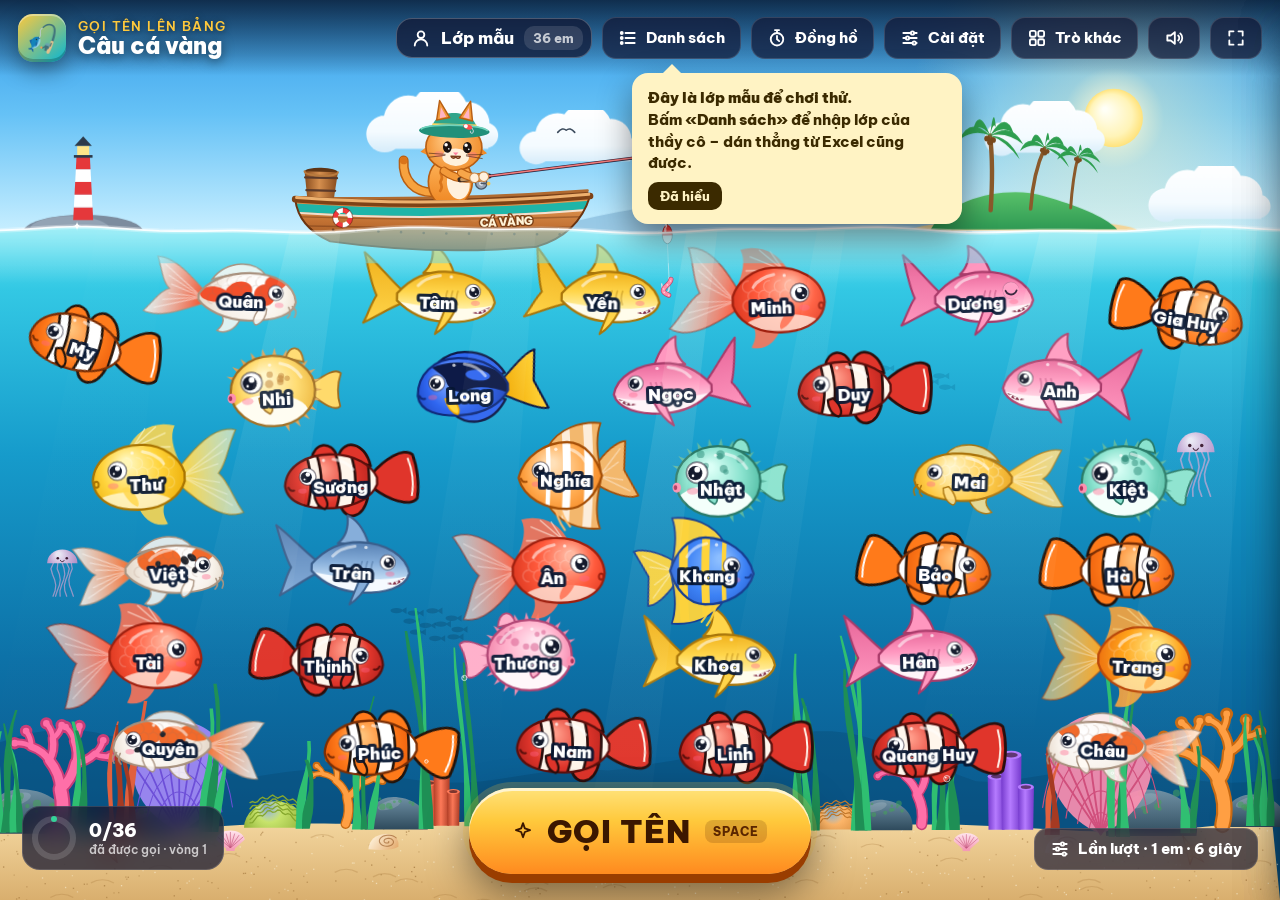
<file: TAI-LEN-GITHUB/tools/goi-ten-len-bang/3-Cau-ca-vang.html>
<!DOCTYPE html>
<html lang="vi"><head><meta charset="utf-8">
<meta name="viewport" content="width=device-width,initial-scale=1">
<meta name="description" content="Trò chơi gọi tên học sinh lên bảng – chạy ngay trên trình duyệt, không cần mạng.">
<title>Gọi tên lên bảng</title>
<style>@font-face{font-family:'BVP';font-weight:500;font-style:normal;font-display:block;src:url([data-uri]) format('woff2')}
@font-face{font-family:'BVP';font-weight:600;font-style:normal;font-display:block;src:url([data-uri]) format('woff2')}
@font-face{font-family:'BVP';font-weight:800;font-style:normal;font-display:block;src:url([data-uri]) format('woff2')}
@font-face{font-family:'BVP';font-weight:900;font-style:normal;font-display:block;src:url([data-uri]) format('woff2')}</style>
<style>:root{
  --chinh:#FFC93C; --chinh2:#FF8A1F; --phu:#7C5CFF; --sang:#7CF7FF;
  --kinh:rgba(14,16,40,.74); --kinh2:rgba(24,27,62,.86); --vien:rgba(255,255,255,.14); --vien2:rgba(255,255,255,.24);
  --chu:#fff; --mo:rgba(255,255,255,.72); --mo2:rgba(255,255,255,.5);
  --xanh:#34D399; --do:#FF4D6D; --vang:#FFD43B;
  --bong:0 24px 60px rgba(0,0,0,.5);
}
*{box-sizing:border-box;margin:0;padding:0}
html,body{width:100%;height:100%;overflow:hidden;background:#090b1c;color:#fff;
  font-family:'BVP','Segoe UI',Tahoma,system-ui,sans-serif;-webkit-font-smoothing:antialiased;user-select:none;-webkit-user-select:none}
button,input,select,textarea{font-family:inherit}
#san,#phao{position:fixed;inset:0;width:100%;height:100%;display:block}
#phao{pointer-events:none;z-index:40}
.an{display:none!important}
svg.i{width:20px;height:20px;flex:none;stroke:currentColor;fill:none;stroke-width:2.2;stroke-linecap:round;stroke-linejoin:round}

/* ───────── thanh trên ───────── */
#tren{position:fixed;left:0;right:0;top:0;height:76px;z-index:20;display:flex;align-items:center;gap:10px;padding:0 18px;
  background:linear-gradient(180deg,rgba(4,5,18,.72),rgba(4,5,18,.25) 70%,rgba(4,5,18,0))}
.logo{display:flex;align-items:center;gap:12px;margin-right:auto;min-width:0}
.logo .bt{width:48px;height:48px;border-radius:15px;display:grid;place-items:center;font-size:27px;flex:none;
  background:linear-gradient(140deg,var(--chinh),var(--phu));box-shadow:0 8px 22px rgba(0,0,0,.4),inset 0 -3px 0 rgba(0,0,0,.22),inset 0 2px 0 rgba(255,255,255,.35)}
.logo b{display:block;font-weight:900;font-size:23px;line-height:1.05;text-shadow:0 2px 12px rgba(0,0,0,.6);white-space:nowrap}
.logo small{display:block;font-weight:600;font-size:12.5px;letter-spacing:1.4px;text-transform:uppercase;color:var(--chinh);text-shadow:0 1px 6px rgba(0,0,0,.6)}
.nut{appearance:none;border:1px solid var(--vien);background:rgba(16,18,46,.66);backdrop-filter:blur(12px);-webkit-backdrop-filter:blur(12px);
  color:#fff;font-weight:700;font-size:15px;padding:10px 15px;border-radius:14px;display:inline-flex;align-items:center;gap:8px;cursor:pointer;
  transition:transform .12s,background .15s,border-color .15s,box-shadow .15s;white-space:nowrap;line-height:1.1}
.nut:hover{background:rgba(44,48,100,.85);border-color:var(--vien2);transform:translateY(-1px)}
.nut:active{transform:translateY(1px) scale(.97)}
.nut.vua{padding:8px 12px;font-size:14px;border-radius:12px}
.nut.chinh{background:linear-gradient(180deg,var(--chinh),var(--chinh2));color:#3a1d00;border-color:transparent;box-shadow:0 5px 0 rgba(120,50,0,.55),0 10px 24px rgba(0,0,0,.35)}
.nut.chinh:hover{filter:brightness(1.06)}
.nut.xanh{background:linear-gradient(180deg,#4ADE80,#16A34A);border-color:transparent;color:#05310f;box-shadow:0 5px 0 rgba(4,60,20,.6)}
.nut.do{background:linear-gradient(180deg,#FF6B81,#E11D48);border-color:transparent;box-shadow:0 5px 0 rgba(90,0,20,.6)}
.nut.trong{background:transparent;border-color:transparent}
.nut.trong:hover{background:rgba(255,255,255,.08)}
.nut[disabled]{opacity:.45;pointer-events:none}
.chip-lop{display:inline-flex;align-items:center;gap:10px;padding:7px 8px 7px 14px;border-radius:16px;border:1px solid var(--vien2);
  background:rgba(16,18,46,.72);backdrop-filter:blur(12px);cursor:pointer;font-weight:800;font-size:16px}
.chip-lop .so{font-weight:700;font-size:13px;padding:4px 9px;border-radius:10px;background:rgba(255,255,255,.12);color:var(--mo)}
.chip-lop select{appearance:none;background:transparent;border:0;color:#fff;font-weight:800;font-size:17px;cursor:pointer;outline:0;max-width:200px}
.chip-lop select option{background:#1b1e44;color:#fff}

/* ───────── dải dưới ───────── */
#duoi{position:fixed;left:0;right:0;bottom:0;z-index:20;display:flex;align-items:flex-end;justify-content:center;padding:0 22px 26px;pointer-events:none}
#duoi>*{pointer-events:auto}
#nutGoi{position:relative;appearance:none;border:0;cursor:pointer;min-width:330px;height:86px;padding:0 44px;border-radius:999px;
  font-weight:900;font-size:32px;letter-spacing:1px;color:#3b1700;display:flex;align-items:center;justify-content:center;gap:14px;
  background:linear-gradient(180deg,#FFE27A 0%,var(--chinh) 38%,var(--chinh2) 100%);
  box-shadow:0 9px 0 #9a3d00,0 18px 40px rgba(0,0,0,.5),inset 0 3px 0 rgba(255,255,255,.65),0 0 0 6px rgba(255,201,60,.22);
  transition:transform .12s,box-shadow .12s,filter .2s;animation:moiGoi 2.2s ease-in-out infinite}
#nutGoi:hover{filter:brightness(1.07)}
#nutGoi:active{transform:translateY(6px);box-shadow:0 3px 0 #9a3d00,0 10px 24px rgba(0,0,0,.45),inset 0 3px 0 rgba(255,255,255,.6)}
#nutGoi .phim{font-size:12px;font-weight:800;letter-spacing:1px;padding:4px 8px;border-radius:8px;background:rgba(80,30,0,.18);color:#5a2600}
#nutGoi[disabled]{animation:none;filter:saturate(.6) brightness(.9);pointer-events:none}
#nutGoi[disabled] .phim{display:none}
@keyframes moiGoi{0%,100%{box-shadow:0 9px 0 #9a3d00,0 18px 40px rgba(0,0,0,.5),inset 0 3px 0 rgba(255,255,255,.65),0 0 0 6px rgba(255,201,60,.22)}
  50%{box-shadow:0 9px 0 #9a3d00,0 18px 40px rgba(0,0,0,.5),inset 0 3px 0 rgba(255,255,255,.65),0 0 0 16px rgba(255,201,60,0)}}
.goc{position:absolute;bottom:30px;display:flex;gap:10px;align-items:center}
.goc.trai{left:22px}.goc.phai{right:22px}
.tien-do{display:flex;align-items:center;gap:12px;padding:8px 16px 8px 8px;border-radius:18px;background:rgba(16,18,46,.72);border:1px solid var(--vien);
  backdrop-filter:blur(12px);cursor:pointer;font-weight:700}
.tien-do svg.vong{width:46px;height:46px}
.tien-do b{font-size:18px;font-weight:900}
.tien-do small{display:block;font-size:12px;color:var(--mo);font-weight:600}

/* ───────── lớp phủ chung ───────── */
.phu{position:fixed;inset:0;z-index:50;display:grid;place-items:center;background:radial-gradient(ellipse at center,rgba(6,7,24,.55),rgba(3,4,14,.86));
  opacity:0;pointer-events:none;transition:opacity .25s}
.phu.mo{opacity:1;pointer-events:auto}
.hop{background:var(--kinh2);border:1px solid var(--vien2);border-radius:26px;box-shadow:var(--bong);backdrop-filter:blur(18px);-webkit-backdrop-filter:blur(18px)}
.phu .hop{transform:translateY(18px) scale(.97);transition:transform .3s cubic-bezier(.2,1.3,.4,1)}
.phu.mo .hop{transform:none}
.dau-hop{display:flex;align-items:center;gap:12px;padding:20px 24px 14px}
.dau-hop h2{font-weight:900;font-size:24px;margin-right:auto;display:flex;align-items:center;gap:10px}
.dau-hop h2 svg.i{width:26px;height:26px;color:var(--chinh)}
.dong-x{width:40px;height:40px;border-radius:12px;display:grid;place-items:center;border:1px solid var(--vien);background:rgba(255,255,255,.05);color:#fff;cursor:pointer}
.dong-x:hover{background:rgba(255,255,255,.14)}

/* ───────── thẻ công bố tên ───────── */
#phuTen{background:radial-gradient(ellipse at center,rgba(10,8,40,.35),rgba(3,4,14,.8))}
#theTen{position:relative;width:min(1040px,92vw);padding:34px 40px 30px;text-align:center;border-radius:34px;
  background:linear-gradient(160deg,rgba(40,30,110,.92),rgba(18,16,52,.95));border:2px solid rgba(255,255,255,.18);
  box-shadow:0 30px 90px rgba(0,0,0,.6),0 0 0 1px rgba(255,255,255,.05),0 0 120px rgba(124,92,255,.35)}
#theTen::before{content:"";position:absolute;inset:-3px;border-radius:36px;padding:3px;z-index:-1;
  background:conic-gradient(from var(--goc,0deg),var(--chinh),#FF4D6D,var(--phu),var(--sang),var(--chinh));
  -webkit-mask:linear-gradient(#000 0 0) content-box,linear-gradient(#000 0 0);-webkit-mask-composite:xor;mask-composite:exclude;animation:quayVien 4s linear infinite}
@property --goc{syntax:'<angle>';inherits:false;initial-value:0deg}
@keyframes quayVien{to{--goc:360deg}}
.phu.mo #theTen{animation:theVao .7s cubic-bezier(.2,1.5,.35,1) both}
@keyframes theVao{0%{transform:scale(.4) rotate(-6deg);opacity:0}60%{opacity:1}100%{transform:none;opacity:1}}
.moi-em{display:inline-flex;align-items:center;gap:10px;padding:8px 22px;border-radius:999px;font-weight:900;font-size:22px;letter-spacing:3px;
  color:#3b1700;background:linear-gradient(180deg,#FFE27A,var(--chinh2));box-shadow:0 5px 0 #9a3d00}
.ten-lon{font-weight:900;line-height:1.12;margin:22px 0 6px;letter-spacing:-.5px;white-space:nowrap;color:#FFF6D8;
  text-shadow:0 6px 0 rgba(0,0,0,.35),0 0 34px rgba(255,201,60,.45)}
.ten-lon .chu{display:inline-block;animation:chuRoi .55s cubic-bezier(.2,1.6,.4,1) both}
@keyframes chuRoi{0%{transform:translateY(-70px) scale(1.4);opacity:0}100%{transform:none;opacity:1}}
.len-bang{font-weight:800;font-size:28px;color:var(--mo);letter-spacing:1px}
.nhieu-ten{display:flex;flex-wrap:wrap;gap:14px;justify-content:center;margin:24px 0 8px}
.the-nho{position:relative;padding:14px 26px;border-radius:20px;font-weight:900;font-size:40px;background:rgba(255,255,255,.08);
  border:2px solid rgba(255,255,255,.16);animation:theVao .6s cubic-bezier(.2,1.5,.35,1) both}
.the-nho i{font-style:normal;font-size:16px;font-weight:800;color:var(--chinh);display:block;letter-spacing:1px;margin-bottom:2px}
.the-nho .xoa-vang{position:absolute;top:-10px;right:-10px;width:30px;height:30px;border-radius:50%;border:0;background:#E11D48;color:#fff;
  display:grid;place-items:center;cursor:pointer;box-shadow:0 3px 8px rgba(0,0,0,.4)}
.the-nho .xoa-vang svg.i{width:16px;height:16px}
.hang-nut{display:flex;flex-wrap:wrap;gap:12px;justify-content:center;margin-top:26px}
.hang-nut .nut{font-size:17px;padding:13px 20px;border-radius:16px}
.xao{animation:xao .09s linear infinite}
@keyframes xao{0%{transform:translateY(-2px)}50%{transform:translateY(2px)}}

/* ───────── đồng hồ ───────── */
#phuGio .hop{width:min(980px,94vw);padding:0 0 26px;text-align:center}
.mat-so{position:relative;width:min(400px,46vh);height:min(400px,46vh);margin:4px auto 0}
.mat-so svg{width:100%;height:100%;overflow:visible}
.mat-so .giua{position:absolute;inset:0;display:grid;place-items:center;align-content:center}
.so-gio{font-weight:900;font-size:min(104px,12vh);line-height:1;letter-spacing:-2px;font-variant-numeric:tabular-nums}
.don-vi{font-weight:700;font-size:18px;color:var(--mo);margin-top:6px}
.chip-gio{display:flex;flex-wrap:wrap;gap:10px;justify-content:center;margin:18px 26px 0}
.chip-gio button{appearance:none;border:1px solid var(--vien2);background:rgba(255,255,255,.06);color:#fff;font-weight:800;font-size:17px;
  padding:11px 17px;border-radius:14px;cursor:pointer;transition:transform .12s,background .15s}
.chip-gio button:hover{background:rgba(255,255,255,.14);transform:translateY(-2px)}
.chip-gio button.chon{background:linear-gradient(180deg,#FFE27A,var(--chinh2));color:#3b1700;border-color:transparent;box-shadow:0 4px 0 #9a3d00}
.chinh-gio{display:flex;gap:10px;justify-content:center;margin-top:12px}
.ai-tra-loi{font-weight:800;font-size:22px;color:var(--chinh);min-height:30px;margin-top:2px}
.ai-tra-loi:empty{display:none}
#phuGio.dang-chay .chi-chon,#phuGio:not(.dang-chay) .chi-chay{display:none!important}
#phuGio.gap .so-gio{color:#FF6B81;animation:dap .5s ease-out infinite}
@keyframes dap{0%{transform:scale(1.18)}100%{transform:scale(1)}}
#phuGio.het .hop{animation:rung .5s linear 2}
#phuGio.het .giua{opacity:0}
.nhan-o{font-size:13px;font-weight:800;letter-spacing:1px;text-transform:uppercase;color:var(--chinh);margin-bottom:6px}
.o-cot{display:flex;flex-direction:column;min-height:0}
.o-cot textarea{height:auto;flex:1;min-height:0}
@keyframes rung{0%,100%{transform:none}20%{transform:translateX(-14px) rotate(-1deg)}40%{transform:translateX(12px) rotate(1deg)}60%{transform:translateX(-8px)}80%{transform:translateX(6px)}}
.dau-het{position:absolute;left:50%;top:50%;transform:translate(-50%,-50%) rotate(-12deg);font-weight:900;font-size:min(120px,13vh);white-space:nowrap;
  color:#FF4D6D;border:10px solid #FF4D6D;border-radius:26px;padding:6px 34px;background:rgba(20,0,10,.55);text-shadow:0 4px 0 rgba(0,0,0,.35);
  box-shadow:0 0 60px rgba(255,77,109,.5);animation:dongDau .45s cubic-bezier(.2,1.6,.4,1) both;pointer-events:none}
@keyframes dongDau{0%{transform:translate(-50%,-50%) rotate(-12deg) scale(3);opacity:0}100%{transform:translate(-50%,-50%) rotate(-12deg) scale(1);opacity:1}}
/* đồng hồ thu nhỏ ở góc */
#gioNho{position:fixed;right:22px;top:92px;z-index:45;display:flex;align-items:center;gap:12px;padding:10px 16px 10px 10px;border-radius:22px;cursor:pointer;
  background:rgba(14,16,40,.86);border:1px solid var(--vien2);backdrop-filter:blur(12px);box-shadow:var(--bong)}
#gioNho svg{width:64px;height:64px}
#gioNho b{font-weight:900;font-size:38px;font-variant-numeric:tabular-nums;letter-spacing:-1px}
#gioNho small{display:block;font-size:12px;color:var(--mo);font-weight:700;max-width:170px;white-space:nowrap;overflow:hidden;text-overflow:ellipsis}
#gioNho.gap b{color:#FF6B81}

/* ───────── bảng danh sách ───────── */
#phuDs .hop{width:min(1180px,95vw);height:min(760px,92vh);display:flex;flex-direction:column}
.than-ds{flex:1;min-height:0;display:grid;grid-template-columns:250px 1fr;gap:18px;padding:0 24px 0}
.cot-lop{display:flex;flex-direction:column;gap:8px;min-height:0;overflow:auto;padding-right:4px}
.cot-lop .muc{display:flex;align-items:center;gap:8px;padding:12px 12px;border-radius:14px;cursor:pointer;border:1px solid transparent;font-weight:800;font-size:17px}
.cot-lop .muc span{margin-right:auto;overflow:hidden;text-overflow:ellipsis;white-space:nowrap}
.cot-lop .muc small{font-weight:700;color:var(--mo);font-size:13px}
.cot-lop .muc:hover{background:rgba(255,255,255,.06)}
.cot-lop .muc.chon{background:rgba(255,201,60,.14);border-color:rgba(255,201,60,.45)}
.cot-nhap{display:flex;flex-direction:column;gap:10px;min-height:0}
.hang{display:flex;gap:10px;align-items:center;flex-wrap:wrap}
.o-ten-lop{flex:1;min-width:180px;background:rgba(0,0,0,.25);border:1px solid var(--vien2);border-radius:12px;color:#fff;font-weight:800;font-size:18px;padding:10px 14px;outline:0}
.o-ten-lop:focus,textarea:focus{border-color:var(--chinh)}
.o-ten-lop::placeholder,textarea::placeholder{color:var(--mo2);font-weight:600}
.hai-o{flex:1;min-height:0;display:grid;grid-template-columns:1fr 1fr;gap:14px}
textarea{width:100%;height:100%;resize:none;background:rgba(0,0,0,.28);border:1px solid var(--vien2);border-radius:14px;color:#fff;
  font-size:16px;font-weight:600;line-height:1.55;padding:12px 14px;outline:0;user-select:text;-webkit-user-select:text}
.xem-truoc{min-height:0;overflow:auto;border-radius:14px;border:1px dashed var(--vien2);padding:10px;display:flex;flex-wrap:wrap;gap:7px;align-content:flex-start}
.xem-truoc .hs{padding:6px 11px;border-radius:10px;background:rgba(255,255,255,.08);font-weight:700;font-size:14.5px;cursor:pointer;border:1px solid transparent}
.xem-truoc .hs b{color:var(--chinh);font-weight:800;margin-right:5px;font-size:12px}
.xem-truoc .hs:hover{border-color:var(--vien2)}
.xem-truoc .hs.vang{opacity:.45;text-decoration:line-through}
.xem-truoc .trong-rong{color:var(--mo2);font-weight:600;padding:20px;text-align:center;width:100%;line-height:1.6}
.nhan{font-size:13.5px;color:var(--mo);font-weight:700}
.nhan b{color:#fff}
.chan-hop{display:flex;align-items:center;gap:12px;padding:16px 24px 20px}
.chan-hop .nhan{margin-right:auto}

/* ───────── ngăn kéo bên phải (cài đặt, lịch sử, trò khác) ───────── */
.ngan{position:fixed;top:0;right:0;bottom:0;width:min(470px,92vw);z-index:55;transform:translateX(105%);transition:transform .32s cubic-bezier(.2,.9,.3,1);
  display:flex;flex-direction:column;border-radius:26px 0 0 26px;border-right:0}
.ngan.mo{transform:none}
.man-ngan{position:fixed;inset:0;z-index:54;background:rgba(0,0,0,.35);opacity:0;pointer-events:none;transition:opacity .25s}
.man-ngan.mo{opacity:1;pointer-events:auto}
.ruot-ngan{flex:1;overflow:auto;padding:4px 24px 24px}
.nhom{margin:16px 0 0}
.nhom h3{font-size:14px;font-weight:800;letter-spacing:1.2px;text-transform:uppercase;color:var(--chinh);margin-bottom:9px}
.nhom p{font-size:13.5px;color:var(--mo);font-weight:600;margin-top:7px;line-height:1.5}
.doan{display:flex;flex-wrap:wrap;gap:7px}
.doan button{appearance:none;border:1px solid var(--vien2);background:rgba(255,255,255,.05);color:#fff;font-weight:800;font-size:15px;padding:9px 13px;border-radius:12px;cursor:pointer}
.doan button:hover{background:rgba(255,255,255,.12)}
.doan button.chon{background:linear-gradient(180deg,#FFE27A,var(--chinh2));color:#3b1700;border-color:transparent}
.cong-tac{display:flex;align-items:center;gap:12px;font-weight:700;font-size:15.5px;cursor:pointer;padding:6px 0}
.cong-tac input{display:none}
.cong-tac i{width:50px;height:28px;border-radius:99px;background:rgba(255,255,255,.18);position:relative;flex:none;transition:background .2s}
.cong-tac i::after{content:"";position:absolute;left:3px;top:3px;width:22px;height:22px;border-radius:50%;background:#fff;transition:transform .2s}
.cong-tac input:checked+i{background:var(--xanh)}
.cong-tac input:checked+i::after{transform:translateX(22px)}
input[type=range]{width:100%;accent-color:var(--chinh)}
.ls{display:flex;flex-direction:column;gap:6px}
.ls .dong{display:flex;align-items:center;gap:12px;padding:10px 12px;border-radius:12px;background:rgba(255,255,255,.05);font-weight:700}
.ls .dong span{margin-right:auto}
.ls .dong small{color:var(--mo);font-weight:600}
.ls .stt{width:30px;height:30px;border-radius:9px;background:rgba(255,201,60,.18);color:var(--chinh);display:grid;place-items:center;font-size:13px;font-weight:900;flex:none}
.thanh{height:12px;border-radius:99px;background:rgba(255,255,255,.1);overflow:hidden;margin:8px 0 4px}
.thanh i{display:block;height:100%;border-radius:99px;background:linear-gradient(90deg,var(--xanh),var(--chinh))}
.tro{display:flex;align-items:center;gap:14px;padding:14px;border-radius:18px;background:rgba(255,255,255,.05);border:1px solid var(--vien);margin-bottom:10px;
  cursor:pointer;text-decoration:none;color:#fff;transition:transform .15s,background .15s}
.tro:hover{background:rgba(255,255,255,.11);transform:translateX(-4px)}
.tro .bt{width:58px;height:58px;border-radius:16px;display:grid;place-items:center;font-size:32px;flex:none}
.tro b{font-weight:900;font-size:18px;display:block}
.tro small{color:var(--mo);font-weight:600;font-size:13.5px}
.tro.dang{border-color:rgba(255,201,60,.5);background:rgba(255,201,60,.1)}

/* ───────── thông báo, gợi ý ───────── */
#bao{position:fixed;left:50%;top:92px;z-index:70;transform:translateX(-50%);display:flex;flex-direction:column;gap:8px;align-items:center;pointer-events:none}
#bao div{padding:12px 20px;border-radius:16px;background:rgba(14,16,40,.92);border:1px solid var(--vien2);font-weight:800;font-size:17px;box-shadow:var(--bong);
  animation:baoVao .35s cubic-bezier(.2,1.4,.4,1) both}
@keyframes baoVao{0%{transform:translateY(-16px);opacity:0}100%{transform:none;opacity:1}}
#goiY{position:fixed;z-index:25;max-width:330px;padding:14px 16px;border-radius:16px;background:#FFF3C4;color:#3b2a00;font-weight:700;font-size:15px;line-height:1.45;
  box-shadow:0 14px 34px rgba(0,0,0,.45);animation:nhun 1.6s ease-in-out infinite}
#goiY::before{content:"";position:absolute;top:-9px;left:var(--mui,40px);border:10px solid transparent;border-top:0;border-bottom-color:#FFF3C4}
#goiY b{font-weight:900}
#goiY button{margin-top:8px;border:0;background:#3b2a00;color:#FFF3C4;font-weight:800;padding:6px 12px;border-radius:10px;cursor:pointer;font-size:13px}
@keyframes nhun{0%,100%{transform:translateY(0)}50%{transform:translateY(6px)}}
.dang-chon-ten{position:fixed;left:50%;top:96px;transform:translateX(-50%);z-index:21;padding:10px 24px;border-radius:999px;font-weight:900;font-size:22px;
  background:rgba(10,12,34,.7);border:1px solid var(--vien2);backdrop-filter:blur(10px);letter-spacing:.5px;pointer-events:none;text-shadow:0 2px 8px rgba(0,0,0,.5)}

@media (max-width:1100px){
  .logo small{display:none} .logo b{font-size:19px} .nut .chu-nut{display:none} .nut{padding:10px 12px}
  #nutGoi{min-width:250px;height:74px;font-size:26px}
  .goc.trai .tien-do small{display:none}
  .than-ds{grid-template-columns:1fr} .cot-lop{flex-direction:row;overflow-x:auto;max-height:64px}
}
@media (max-width:1400px){ .dang-chon-ten{font-size:17px;padding:7px 18px;top:84px} }
@media (max-height:700px){ #nutGoi{height:66px;font-size:24px} .mat-so{width:300px;height:300px} }
</style>
</head><body>
<noscript><p style="padding:40px;font:20px sans-serif;color:#fff">Hãy mở tệp bằng Chrome, Edge hoặc Cốc Cốc.</p></noscript>
<script>/* Âm thanh tự tổng hợp bằng Web Audio — không cần tệp âm thanh nào, chạy được khi không có mạng.
   AmThanh.phat(ten, tuyChon) -> {dung()}      (âm kéo dài như tiếng động cơ thì gọi dung() để tắt)
   Khi quay video: đặt window.__GHI_AM = [] trước khi chạy -> chỉ ghi sự kiện, không phát;
   sau đó AmThanh.dungOffline(suKien, giay) dựng lại đúng các âm đó thành AudioBuffer. */
(() => {
  'use strict';
  let ctx = null, chinh = null, bat = true, amLuong = 0.8, dem = 0;
  const NHIEU = new WeakMap();

  function nhieu(c) {               // 2 giây nhiễu trắng, dùng chung
    let b = NHIEU.get(c);
    if (!b) {
      b = c.createBuffer(1, c.sampleRate * 2, c.sampleRate);
      const d = b.getChannelData(0);
      let s = 12345;
      for (let i = 0; i < d.length; i++) { s = (s * 16807) % 2147483647; d[i] = (s / 2147483647) * 2 - 1; }
      NHIEU.set(c, b);
    }
    return b;
  }
  function g(c, out, v = 1) { const n = c.createGain(); n.gain.value = v; n.connect(out); return n; }
  function bao(n, t, a, giu, tha, dinh = 1) {   // đường bao: lên trong a giây, giữ, tắt dần trong tha giây
    n.gain.cancelScheduledValues(t);
    n.gain.setValueAtTime(0.0001, t);
    n.gain.exponentialRampToValueAtTime(dinh, t + Math.max(a, 0.002));
    n.gain.setValueAtTime(dinh, t + a + giu);
    n.gain.exponentialRampToValueAtTime(0.0001, t + a + giu + tha);
  }
  function dao(c, loai, f, t, dai, out) {
    const o = c.createOscillator(); o.type = loai; o.frequency.setValueAtTime(f, t);
    o.connect(out); o.start(t); o.stop(t + dai + 0.05); return o;
  }
  function suot(c, t, dai, out, loc = 'bandpass', f = 1000, q = 1) {   // nhiễu qua bộ lọc
    const s = c.createBufferSource(); s.buffer = nhieu(c); s.loop = true;
    const b = c.createBiquadFilter(); b.type = loc; b.frequency.setValueAtTime(f, t); b.Q.value = q;
    s.connect(b); b.connect(out); s.start(t, Math.random() * 1.5); s.stop(t + dai + 0.05);
    return { s, b };
  }
  function trong(c, out, t, v = 1) {             // tiếng trống bass
    const n = g(c, out, 0); bao(n, t, 0.003, 0.02, 0.32, 0.9 * v);
    const o = dao(c, 'sine', 150, t, 0.4, n); o.frequency.exponentialRampToValueAtTime(42, t + 0.3);
  }
  function snare(c, out, t, v = 1) {
    const n = g(c, out, 0); bao(n, t, 0.002, 0.01, 0.12, 0.5 * v);
    suot(c, t, 0.16, n, 'highpass', 1400, 0.7);
    const n2 = g(c, out, 0); bao(n2, t, 0.002, 0.005, 0.07, 0.35 * v); dao(c, 'triangle', 210, t, 0.1, n2);
  }
  function chuong(c, out, t, f, v = 1, dai = 1.1) {   // tiếng chuông kim loại trong
    [[1, 1], [2.76, 0.35], [5.4, 0.12]].forEach(([k, a]) => {
      const n = g(c, out, 0); bao(n, t, 0.002, 0, dai / k ** 0.5, 0.35 * a * v); dao(c, 'sine', f * k, t, dai, n);
    });
  }

  const SYN = {
    bam(c, out, t) {                                  // bấm nút giao diện
      const n = g(c, out, 0); bao(n, t, 0.002, 0, 0.06, 0.25);
      const o = dao(c, 'sine', 980, t, 0.08, n); o.frequency.exponentialRampToValueAtTime(560, t + 0.06);
    },
    tich(c, out, t, o) {                              // tiếng tích (kim vòng quay, máy quét)
      const k = o.cao || 1, v = o.to ?? 1;
      const n = g(c, out, 0); bao(n, t, 0.001, 0, 0.035, 0.32 * v);
      suot(c, t, 0.05, n, 'bandpass', 3200 * k, 3);
      const n2 = g(c, out, 0); bao(n2, t, 0.001, 0, 0.03, 0.18 * v); dao(c, 'square', 1700 * k, t, 0.04, n2);
    },
    beep(c, out, t, o) {
      const n = g(c, out, 0); bao(n, t, 0.004, (o.dai || 0.06) - 0.01, 0.04, 0.16 * (o.to ?? 1));
      dao(c, o.loai || 'square', 1180 * (o.cao || 1), t, (o.dai || 0.06) + 0.05, n);
    },
    pop(c, out, t, o) {
      const n = g(c, out, 0); bao(n, t, 0.002, 0, 0.09, 0.4 * (o.to ?? 1));
      const x = dao(c, 'sine', 380 * (o.cao || 1), t, 0.12, n); x.frequency.exponentialRampToValueAtTime(980 * (o.cao || 1), t + 0.07);
    },
    ting(c, out, t, o) { chuong(c, out, t, 1568 * (o.cao || 1), o.to ?? 1, o.dai || 1.1); },
    whoosh(c, out, t, o) {
      const dai = o.dai || 0.6, n = g(c, out, 0);
      n.gain.setValueAtTime(0.0001, t); n.gain.exponentialRampToValueAtTime(0.55 * (o.to ?? 1), t + dai * 0.45);
      n.gain.exponentialRampToValueAtTime(0.0001, t + dai);
      const { b } = suot(c, t, dai, n, 'bandpass', 300, 1.4);
      b.frequency.exponentialRampToValueAtTime(2800 * (o.cao || 1), t + dai * 0.5); b.frequency.exponentialRampToValueAtTime(500, t + dai);
    },
    trongCuon(c, out, t, o) {                          // trống dồn hồi hộp, nhanh dần, to dần
      const dai = o.dai || 3; let x = 0; const ds = [];
      while (x < dai) {
        const p = x / dai, nhip = 9 + 17 * p * p;
        const v = 0.35 + 0.65 * p;
        const n = g(c, out, 0); bao(n, t + x, 0.002, 0.006, 0.06, 0.32 * v);
        ds.push(suot(c, t + x, 0.08, n, 'highpass', 1700, 0.6).s);
        x += 1 / nhip;
      }
      const lan = g(c, out, 0);                       // lớp rền bên dưới
      lan.gain.setValueAtTime(0.0001, t); lan.gain.exponentialRampToValueAtTime(0.16, t + dai);
      const r = suot(c, t, dai, lan, 'bandpass', 900, 0.8);
      return { dung(tt) { lan.gain.cancelScheduledValues(tt); lan.gain.setValueAtTime(0.0001, tt); ds.forEach(s => { try { s.stop(tt); } catch (e) {} }); try { r.s.stop(tt); } catch (e) {} } };
    },
    fanfare(c, out, t, o) {                           // kèn chiến thắng + trống + chũm choẹ
      const v = o.to ?? 1;
      trong(c, out, t, v);
      const cr = g(c, out, 0); bao(cr, t, 0.003, 0.05, 1.6, 0.3 * v); suot(c, t, 1.8, cr, 'highpass', 5200, 0.5);
      const not = [523.25, 659.25, 783.99, 1046.5];
      const lp = c.createBiquadFilter(); lp.type = 'lowpass'; lp.frequency.value = 2600; lp.connect(out);
      not.forEach((f, i) => {
        const ti = t + 0.02 + i * 0.075, dai = i === 3 ? 1.0 : 0.95 - i * 0.12;
        const n = g(c, lp, 0); bao(n, ti, 0.012, dai * 0.5, dai * 0.6, 0.13 * v);
        dao(c, 'sawtooth', f, ti, dai * 1.2, n); dao(c, 'sawtooth', f * 1.004, ti, dai * 1.2, n);
      });
      const n = g(c, lp, 0); bao(n, t + 0.34, 0.02, 0.5, 0.9, 0.1 * v);
      [523.25, 659.25, 783.99].forEach(f => dao(c, 'square', f / 2, t + 0.34, 1.5, n));
      chuong(c, out, t + 0.3, 2093, 0.55 * v, 1.4);
    },
    tada(c, out, t, o) {                               // ngắn gọn hơn fanfare
      const v = o.to ?? 1; trong(c, out, t, 0.8 * v);
      [784, 1047, 1319].forEach((f, i) => { const n = g(c, out, 0); bao(n, t + i * 0.06, 0.005, 0.15, 0.5, 0.12 * v); dao(c, 'triangle', f, t + i * 0.06, 0.8, n); });
    },
    // ── phi thuyền
    ufoVo(c, out, t, o) {                             // tiếng ù của đĩa bay (kéo dài)
      const n = g(c, out, 0); n.gain.setValueAtTime(0.0001, t); n.gain.exponentialRampToValueAtTime(0.13 * (o.to ?? 1), t + 0.5);
      const lp = c.createBiquadFilter(); lp.type = 'lowpass'; lp.frequency.value = 700; lp.connect(n);
      const a = c.createOscillator(); a.type = 'sawtooth'; a.frequency.value = 96;
      const b = c.createOscillator(); b.type = 'sawtooth'; b.frequency.value = 99.5;
      const lfo = c.createOscillator(); lfo.frequency.value = 5.5; const lg = c.createGain(); lg.gain.value = 260;
      lfo.connect(lg); lg.connect(lp.frequency);
      const w = c.createOscillator(); w.type = 'sine'; w.frequency.value = 880; const wg = c.createGain(); wg.gain.value = 0.05;
      const wl = c.createOscillator(); wl.frequency.value = 0.7; const wlg = c.createGain(); wlg.gain.value = 140; wl.connect(wlg); wlg.connect(w.frequency);
      w.connect(wg); wg.connect(n);
      a.connect(lp); b.connect(lp); [a, b, lfo, w, wl].forEach(x => x.start(t));
      return { dung(tt) { n.gain.cancelScheduledValues(tt); n.gain.setValueAtTime(n.gain.value || 0.1, tt); n.gain.exponentialRampToValueAtTime(0.0001, tt + 0.6); [a, b, lfo, w, wl].forEach(x => x.stop(tt + 0.7)); } };
    },
    quet(c, out, t, o) {                               // tiếng quét radar «píu»
      const n = g(c, out, 0); bao(n, t, 0.005, 0.03, 0.12, 0.12 * (o.to ?? 1));
      const x = dao(c, 'sine', 1400 * (o.cao || 1), t, 0.2, n); x.frequency.exponentialRampToValueAtTime(2300 * (o.cao || 1), t + 0.12);
    },
    khoa(c, out, t) {                                  // khoá mục tiêu: «bíp bíp – píng»
      [0, 0.11].forEach(d => { const n = g(c, out, 0); bao(n, t + d, 0.003, 0.05, 0.03, 0.18); dao(c, 'square', 1760, t + d, 0.1, n); });
      chuong(c, out, t + 0.24, 2637, 0.9, 0.9);
    },
    tiaKeo(c, out, t, o) {                             // tia hút: vút lên, lung linh
      const dai = o.dai || 2, n = g(c, out, 0);
      n.gain.setValueAtTime(0.0001, t); n.gain.exponentialRampToValueAtTime(0.2, t + 0.25); n.gain.setValueAtTime(0.2, t + dai - 0.3); n.gain.exponentialRampToValueAtTime(0.0001, t + dai + 0.2);
      const a = dao(c, 'sine', 220, t, dai + 0.3, n); a.frequency.exponentialRampToValueAtTime(880, t + dai);
      const vib = c.createOscillator(); vib.frequency.value = 9; const vg = c.createGain(); vg.gain.value = 18; vib.connect(vg); vg.connect(a.frequency); vib.start(t); vib.stop(t + dai + 0.3);
      const n2 = g(c, out, 0); n2.gain.setValueAtTime(0.0001, t); n2.gain.exponentialRampToValueAtTime(0.05, t + 0.4); n2.gain.exponentialRampToValueAtTime(0.0001, t + dai + 0.2);
      const b = dao(c, 'triangle', 1320, t, dai + 0.3, n2); b.frequency.exponentialRampToValueAtTime(2640, t + dai);
      const lf = c.createOscillator(); lf.frequency.value = 13; const lfg = c.createGain(); lfg.gain.value = 300; lf.connect(lfg); lfg.connect(b.frequency); lf.start(t); lf.stop(t + dai + 0.3);
    },
    // ── máy gắp
    motor(c, out, t, o) {
      const n = g(c, out, 0); n.gain.setValueAtTime(0.0001, t); n.gain.exponentialRampToValueAtTime(0.09 * (o.to ?? 1), t + 0.08);
      const lp = c.createBiquadFilter(); lp.type = 'lowpass'; lp.frequency.value = 900; lp.connect(n);
      const a = c.createOscillator(); a.type = 'sawtooth'; a.frequency.value = 72 * (o.cao || 1); a.connect(lp); a.start(t);
      const r = suot(c, t, 60, n, 'bandpass', 2400, 2); r.b.disconnect(); const ng = c.createGain(); ng.gain.value = 0.25; r.b.connect(ng); ng.connect(n);
      return { dung(tt) { n.gain.cancelScheduledValues(tt); n.gain.setValueAtTime(0.08, tt); n.gain.exponentialRampToValueAtTime(0.0001, tt + 0.12); a.stop(tt + 0.15); try { r.s.stop(tt + 0.15); } catch (e) {} } };
    },
    kep(c, out, t) {                                   // càng kẹp sập «cạch»
      const n = g(c, out, 0); bao(n, t, 0.001, 0.01, 0.09, 0.45); suot(c, t, 0.12, n, 'bandpass', 2100, 4);
      const n2 = g(c, out, 0); bao(n2, t, 0.001, 0, 0.12, 0.3); dao(c, 'square', 310, t, 0.15, n2);
    },
    rot(c, out, t, o) {                                // rơi «bịch»
      const n = g(c, out, 0); bao(n, t, 0.002, 0.01, 0.22, 0.7 * (o.to ?? 1));
      const x = dao(c, 'sine', 160, t, 0.3, n); x.frequency.exponentialRampToValueAtTime(48, t + 0.22);
      const m = g(c, out, 0); bao(m, t, 0.002, 0, 0.08, 0.25 * (o.to ?? 1)); suot(c, t, 0.1, m, 'lowpass', 900, 0.7);
    },
    // ── lồng cầu
    soc(c, out, t, o) {                                // hai quả cầu chạm nhau «cách»
      const n = g(c, out, 0); bao(n, t, 0.001, 0, 0.03, 0.22 * (o.to ?? 1));
      dao(c, 'sine', 2400 * (o.cao || 1), t, 0.05, n);
      const m = g(c, out, 0); bao(m, t, 0.001, 0, 0.02, 0.15 * (o.to ?? 1)); suot(c, t, 0.03, m, 'highpass', 4000, 1);
    },
    quatGio(c, out, t, o) {                            // quạt thổi lồng cầu (kéo dài)
      const n = g(c, out, 0); n.gain.setValueAtTime(0.0001, t); n.gain.exponentialRampToValueAtTime(0.32 * (o.to ?? 1), t + 0.6);
      const r = suot(c, t, 120, n, 'bandpass', 520, 0.6);
      const lf = c.createOscillator(); lf.frequency.value = 0.9; const lg = c.createGain(); lg.gain.value = 180; lf.connect(lg); lg.connect(r.b.frequency); lf.start(t);
      return { dung(tt) { n.gain.cancelScheduledValues(tt); n.gain.setValueAtTime(0.3, tt); n.gain.exponentialRampToValueAtTime(0.0001, tt + 0.8); try { r.s.stop(tt + 0.9); } catch (e) {} lf.stop(tt + 0.9); } };
    },
    lan(c, out, t, o) {                                // quả cầu lăn trong ống
      const dai = o.dai || 1.2, n = g(c, out, 0);
      n.gain.setValueAtTime(0.0001, t); n.gain.exponentialRampToValueAtTime(0.18, t + 0.1); n.gain.setValueAtTime(0.18, t + dai - 0.15); n.gain.exponentialRampToValueAtTime(0.0001, t + dai);
      const r = suot(c, t, dai, n, 'bandpass', 900, 3); const lf = c.createOscillator(); lf.frequency.value = 22; const lg = c.createGain(); lg.gain.value = 300;
      lf.connect(lg); lg.connect(r.b.frequency); lf.start(t); lf.stop(t + dai);
    },
    // ── câu cá
    bongBong(c, out, t, o) {
      const n = g(c, out, 0); bao(n, t, 0.003, 0, 0.07, 0.14 * (o.to ?? 1));
      const x = dao(c, 'sine', 520 * (o.cao || 1), t, 0.1, n); x.frequency.exponentialRampToValueAtTime(1500 * (o.cao || 1), t + 0.06);
    },
    toe(c, out, t, o) {                                // té nước
      const v = o.to ?? 1, n = g(c, out, 0); bao(n, t, 0.004, 0.04, 0.5, 0.6 * v);
      const { b } = suot(c, t, 0.7, n, 'bandpass', 2600, 0.8); b.frequency.exponentialRampToValueAtTime(700, t + 0.5);
      const m = g(c, out, 0); bao(m, t, 0.002, 0, 0.18, 0.4 * v); const x = dao(c, 'sine', 260, t, 0.2, m); x.frequency.exponentialRampToValueAtTime(80, t + 0.15);
    },
    cuonDay(c, out, t, o) {                            // máy câu quay «rè rè»
      const dai = o.dai || 1.5; let x = 0;
      while (x < dai) { const n = g(c, out, 0); bao(n, t + x, 0.001, 0, 0.02, 0.12); suot(c, t + x, 0.03, n, 'bandpass', 3800, 5); x += 0.028; }
    },
    giat(c, out, t) {                                  // cá đớp mồi: phao giật
      const n = g(c, out, 0); bao(n, t, 0.002, 0, 0.1, 0.3); const x = dao(c, 'sine', 700, t, 0.12, n); x.frequency.exponentialRampToValueAtTime(260, t + 0.1);
    },
    // ── đồng hồ
    quaySo(c, out, t, o) {                             // tích khi chọn thời gian
      const n = g(c, out, 0); bao(n, t, 0.001, 0, 0.025, 0.2 * (o.to ?? 1)); dao(c, 'square', 2200 * (o.cao || 1), t, 0.03, n);
    },
    chot(c, out, t) { chuong(c, out, t, 1318.5, 0.7, 0.6); chuong(c, out, t + 0.09, 1975.5, 0.6, 0.8); },
    dongHo(c, out, t, o) {                             // tiếng tích tắc
      const n = g(c, out, 0); bao(n, t, 0.001, 0, 0.04, 0.22 * (o.to ?? 1));
      suot(c, t, 0.05, n, 'bandpass', o.tac ? 2300 : 3100, 6);
    },
    tim(c, out, t, o) {                                // nhịp tim «thình thịch»
      [0, 0.17].forEach((d, i) => { const n = g(c, out, 0); bao(n, t + d, 0.004, 0.02, 0.14, (i ? 0.55 : 0.8) * (o.to ?? 1)); const x = dao(c, 'sine', 70, t + d, 0.2, n); x.frequency.exponentialRampToValueAtTime(40, t + d + 0.15); });
    },
    gap(c, out, t, o) { const n = g(c, out, 0); bao(n, t, 0.003, 0.09, 0.05, 0.2 * (o.to ?? 1)); dao(c, 'square', 1046 * (o.cao || 1), t, 0.16, n); },
    hetGio(c, out, t) {                                // còi hết giờ + cồng
      const n = g(c, out, 0); bao(n, t, 0.01, 0.75, 0.25, 0.22);
      const lp = c.createBiquadFilter(); lp.type = 'lowpass'; lp.frequency.value = 1800; lp.connect(n);
      [196, 199, 392].forEach(f => dao(c, 'sawtooth', f, t, 1.1, lp));
      trong(c, out, t, 1);
      [[1, 1], [1.48, 0.5], [2.1, 0.3]].forEach(([k, a]) => { const m = g(c, out, 0); bao(m, t + 0.05, 0.004, 0.1, 2.4 / k, 0.3 * a); dao(c, 'sine', 110 * k, t + 0.05, 2.6, m); });
    },
  };

  function dam() {
    if (!ctx) {
      const AC = window.AudioContext || window.webkitAudioContext; if (!AC) return null;
      ctx = new AC(); chinh = ctx.createGain(); chinh.gain.value = amLuong;
      const nen = ctx.createDynamicsCompressor(); nen.threshold.value = -14; nen.ratio.value = 4;
      chinh.connect(nen); nen.connect(ctx.destination);
    }
    if (ctx.state === 'suspended') ctx.resume();
    return ctx;
  }

  function phat(ten, o = {}) {
    const ghi = window.__GHI_AM;
    if (ghi) {
      const id = ++dem; if (bat) ghi.push({ t: performance.now() / 1000, ten, o, id });
      return { dung() { ghi.push({ t: performance.now() / 1000, dung: id }); } };
    }
    if (!bat || !SYN[ten]) return { dung() {} };
    const c = dam(); if (!c) return { dung() {} };
    let h = null;
    try { h = SYN[ten](c, chinh, c.currentTime + 0.01, o); } catch (e) { console.warn(e); }
    return { dung() { try { h && h.dung && h.dung(c.currentTime + 0.01); } catch (e) {} } };
  }

  async function dungOffline(suKien, giay, sr = 48000) {
    const c = new OfflineAudioContext(2, Math.ceil(giay * sr), sr);
    const m = c.createGain(); m.gain.value = 0.8;
    const nen = c.createDynamicsCompressor(); nen.threshold.value = -14; nen.ratio.value = 4;
    m.connect(nen); nen.connect(c.destination);
    const tat = {}; suKien.forEach(e => { if (e.dung) tat[e.dung] = e.t; });
    suKien.forEach(e => {
      if (e.dung || !SYN[e.ten] || e.t > giay) return;
      const h = SYN[e.ten](c, m, Math.max(0, e.t), e.o || {});
      if (h && h.dung) h.dung(tat[e.id] != null ? tat[e.id] : giay);
    });
    return c.startRendering();
  }

  window.AmThanh = {
    phat, dungOffline, mo: () => (window.__GHI_AM ? null : dam()),
    get bat() { return bat; }, set bat(v) { bat = !!v; },
    get amLuong() { return amLuong; }, set amLuong(v) { amLuong = v; if (chinh) chinh.gain.value = v; },
    get danhSach() { return Object.keys(SYN); },
    /** Trò chơi đăng ký thêm âm riêng: fn(ctx, out, t, tuyChon) -> {dung(t)} tuỳ chọn. Dựng offline cho video vẫn dùng được. */
    them(ten, fn) { SYN[ten] = fn; },
  };
})();
</script>
<script>/* Khung dùng chung cho bộ trò chơi «Gọi tên lên bảng».
   Mỗi trò chơi chỉ lo phần vẽ và hoạt cảnh; khung lo danh sách lớp, chọn tên công bằng, công bố tên,
   đồng hồ, cài đặt, lưu trữ. Mọi chuyển động tính theo performance.now() và requestAnimationFrame. */
(() => {
  'use strict';
  const G = window.GoiTen = {};
  const DS_TRO = G.DS_TRO = [
    { id: 'phi-thuyen', tep: '1-Phi-thuyen-bat-nguoi.html', ten: 'Phi thuyền bắt người', mo: 'Đĩa bay dò tìm rồi hút một bạn lên tàu', bt: '🛸', nen: 'linear-gradient(140deg,#312e81,#7c3aed)' },
    { id: 'may-gap', tep: '2-May-gap-thu.html', ten: 'Máy gắp thú', mo: 'Càng gắp lượn lờ rồi gắp trúng một bạn', bt: '🧸', nen: 'linear-gradient(140deg,#be185d,#f59e0b)' },
    { id: 'cau-ca', tep: '3-Cau-ca-vang.html', ten: 'Câu cá vàng', mo: 'Lưỡi câu thả xuống – chú cá nào cắn câu?', bt: '🎣', nen: 'linear-gradient(140deg,#0e7490,#22d3ee)' },
    { id: 'long-cau', tep: '4-Long-cau-may-man.html', ten: 'Lồng cầu may mắn', mo: 'Quạt thổi tung, quả cầu nào lăn ra?', bt: '🎱', nen: 'linear-gradient(140deg,#991b1b,#f59e0b)' },
  ];
  const TRANG_CHU = '0-Trang-chu.html';

  // ───────────────────────── biểu tượng ─────────────────────────
  const ICON = {
    ds: '<path d="M9 6h11M9 12h11M9 18h11"/><circle cx="4.5" cy="6" r="1.2"/><circle cx="4.5" cy="12" r="1.2"/><circle cx="4.5" cy="18" r="1.2"/>',
    gio: '<circle cx="12" cy="13.5" r="7.5"/><path d="M12 9.5v4l2.6 2.2M9.5 2.5h5M12 2.5V6"/>',
    cai: '<path d="M4 6h9M17 6h3M4 12h3M11 12h9M4 18h11M19 18h1"/><circle cx="15" cy="6" r="2"/><circle cx="9" cy="12" r="2"/><circle cx="17" cy="18" r="2"/>',
    tro: '<rect x="3.5" y="3.5" width="7" height="7" rx="2"/><rect x="13.5" y="3.5" width="7" height="7" rx="2"/><rect x="3.5" y="13.5" width="7" height="7" rx="2"/><rect x="13.5" y="13.5" width="7" height="7" rx="2"/>',
    toan: '<path d="M4 9V4h5M20 9V4h-5M4 15v5h5M20 15v5h-5"/>',
    thoat: '<path d="M9 4v5H4M15 4v5h5M9 20v-5H4M15 20v-5h5"/>',
    x: '<path d="M6 6l12 12M18 6L6 18"/>',
    choi: '<path d="M7.5 5v14l11-7z"/>',
    dung: '<path d="M8 5v14M16 5v14"/>',
    lai: '<path d="M3.5 12a8.5 8.5 0 1 0 2.8-6.3L3.5 8.2"/><path d="M3.5 3.5v4.7h4.7"/>',
    cong: '<path d="M12 5v14M5 12h14"/>',
    tru: '<path d="M5 12h14"/>',
    mo: '<path d="M3.5 6.5a1 1 0 0 1 1-1h5l2 2h8a1 1 0 0 1 1 1v10a1 1 0 0 1-1 1h-15a1 1 0 0 1-1-1z"/><path d="M12 11v6M9.3 13.5L12 10.8l2.7 2.7"/>',
    luu: '<path d="M12 4v11M7 10.5l5 5 5-5M5 20h14"/>',
    xoa: '<path d="M4 7h16M9.5 7V4.5h5V7M6 7l1 13h10l1-13"/>',
    sua: '<path d="M4 20h4L19 9l-4-4L4 16z"/>',
    co: '<path d="M5 12.5l4.5 4.5L19 7"/>',
    vang: '<circle cx="9" cy="8" r="4"/><path d="M2.5 21a6.5 6.5 0 0 1 13 0M17 8.5l4.5 4.5M21.5 8.5L17 13"/>',
    ls: '<path d="M3.5 12a8.5 8.5 0 1 0 2.8-6.3L3.5 8.2"/><path d="M3.5 3.5v4.7h4.7M12 7.5V12l3 2"/>',
    nha: '<path d="M3.5 11L12 4l8.5 7v9a1 1 0 0 1-1 1H15v-6H9v6H4.5a1 1 0 0 1-1-1z"/>',
    loa: '<path d="M4 9h4l5-4v14l-5-4H4z"/><path d="M17 9a4 4 0 0 1 0 6M19.5 6.5a7.5 7.5 0 0 1 0 11"/>',
    tatLoa: '<path d="M4 9h4l5-4v14l-5-4H4z"/><path d="M17 9.5l5 5M22 9.5l-5 5"/>',
    sao: '<path d="M12 2.5l2.2 6.3 6.3 2.2-6.3 2.2L12 19.5l-2.2-6.3L3.5 11l6.3-2.2z"/>',
    nho: '<path d="M14 10l6.5-6.5M14 4.5V10h5.5M10 14l-6.5 6.5M4.5 14H10v5.5"/>',
    nguoi: '<circle cx="12" cy="8" r="4"/><path d="M4.5 21a7.5 7.5 0 0 1 15 0"/>',
    dan: '<rect x="5.5" y="4.5" width="13" height="16.5" rx="2"/><path d="M9 4.5V3h6v1.5M9 10h6M9 14h6M9 18h3"/>',
    xao: '<path d="M16 3.5h4.5V8M3.5 20L20.5 3.5M20.5 16v4.5H16M14.5 14.5l6 6M3.5 4l5 5"/>',
  };
  const ic = G.icon = (k, cls = '') => `<svg class="i ${cls}" viewBox="0 0 24 24">${ICON[k] || ''}</svg>`;
  const $ = (s, r = document) => r.querySelector(s);
  const $$ = (s, r = document) => [...r.querySelectorAll(s)];
  const tao = html => { const t = document.createElement('template'); t.innerHTML = html.trim(); return t.content.firstElementChild; };
  const esc = s => String(s).replace(/[&<>"']/g, c => ({ '&': '&amp;', '<': '&lt;', '>': '&gt;', '"': '&quot;', "'": '&#39;' }[c]));
  G.esc = esc;

  // ───────────────────────── toán nhỏ, hoạt cảnh ─────────────────────────
  const E = G.ease = {
    tuyen: p => p, vao: p => p * p * p, ra: p => 1 - (1 - p) ** 3, ra5: p => 1 - (1 - p) ** 5,
    vaoRa: p => p < .5 ? 4 * p * p * p : 1 - (-2 * p + 2) ** 3 / 2,
    nay: p => { const c1 = 1.70158, c3 = c1 + 1; return 1 + c3 * (p - 1) ** 3 + c1 * (p - 1) ** 2; },
    dan: p => p === 0 ? 0 : p === 1 ? 1 : 2 ** (-10 * p) * Math.sin((p * 10 - .75) * 2 * Math.PI / 3) + 1,
    sin: p => .5 - Math.cos(Math.PI * p) / 2,
  };
  G.kep = (x, a, b) => Math.max(a, Math.min(b, x));
  G.lerp = (a, b, p) => a + (b - a) * p;
  G.hash = s => { let h = 2166136261; for (const ch of String(s)) { h ^= ch.codePointAt(0); h = Math.imul(h, 16777619); } return h >>> 0; };
  G.rngHat = seed => { let a = seed >>> 0; return () => { a = a + 0x6D2B79F5 | 0; let t = Math.imul(a ^ a >>> 15, 1 | a); t = t + Math.imul(t ^ t >>> 7, 61 | t) ^ t; return ((t ^ t >>> 14) >>> 0) / 4294967296; }; };
  const ngauNhienCongBang = () => { try { const a = new Uint32Array(1); crypto.getRandomValues(a); return a[0] / 4294967296; } catch (e) { return Math.random(); } };
  const HOAT = [];
  G.hoat = (ms, cb, ease = E.tuyen) => new Promise(res => HOAT.push({ t0: performance.now(), ms: Math.max(1, ms), cb, ease, res }));
  G.cho = ms => G.hoat(ms, null);
  function chayHoat(now) {
    const ds = HOAT.splice(0);
    for (const a of ds) {
      const p = Math.min(1, (now - a.t0) / a.ms);
      if (a.cb) try { a.cb(a.ease(p), p); } catch (e) { console.error(e); }
      if (p >= 1) a.res(); else HOAT.push(a);
    }
  }
  G.am = (ten, o) => window.AmThanh ? AmThanh.phat(ten, o) : { dung() {} };

  // vẽ chung
  G.boTron = (c, x, y, w, h, r) => { r = Math.min(r, w / 2, h / 2); c.beginPath(); c.moveTo(x + r, y); c.arcTo(x + w, y, x + w, y + h, r); c.arcTo(x + w, y + h, x, y + h, r); c.arcTo(x, y + h, x, y, r); c.arcTo(x, y, x + w, y, r); c.closePath(); };
  G.chu = (c, txt, x, y, o = {}) => {        // chữ có viền, căn giữa
    c.save();
    c.font = `${o.nang || 800} ${o.co || 16}px BVP, "Segoe UI", sans-serif`;
    c.textAlign = o.can || 'center'; c.textBaseline = o.day || 'middle';
    if (o.vien) { c.lineJoin = 'round'; c.lineWidth = o.vien; c.strokeStyle = o.mauVien || 'rgba(0,0,0,.65)'; c.strokeText(txt, x, y); }
    if (o.bong) { c.shadowColor = o.bong; c.shadowBlur = o.mo ?? 12; }
    c.fillStyle = o.mau || '#fff'; c.fillText(txt, x, y);
    c.restore();
  };
  G.nhanTen = (c, txt, x, y, o = {}) => {    // thẻ tên bo tròn
    const co = o.co || 15;
    c.save(); c.font = `800 ${co}px BVP, "Segoe UI", sans-serif`;
    const w = Math.max(c.measureText(txt).width + co * 1.1, co * 2.2), h = co * 1.75;
    c.globalAlpha = o.do ?? 1;
    if (o.bong !== false) { c.shadowColor = 'rgba(0,0,0,.35)'; c.shadowBlur = 6; c.shadowOffsetY = 2; }
    c.fillStyle = o.nen || 'rgba(255,255,255,.94)'; G.boTron(c, x - w / 2, y - h / 2, w, h, h / 2); c.fill();
    c.shadowColor = 'transparent';
    if (o.vien) { c.lineWidth = 2; c.strokeStyle = o.vien; c.stroke(); }
    c.fillStyle = o.mau || '#1d1b3a'; c.textAlign = 'center'; c.textBaseline = 'middle'; c.fillText(txt, x, y + co * .06);
    c.restore(); return { w, h };
  };

  // ───────────────────────── lưu trữ ─────────────────────────
  const KHOA = 'goiTenLenBang.v1';
  const MAU_DS = ['Nguyễn Minh Anh', 'Trần Gia Bảo', 'Lê Ngọc Châu', 'Phạm Đức Duy', 'Hoàng Thu Hà', 'Vũ Quang Huy', 'Đặng Bảo Ngọc',
    'Bùi Tuấn Kiệt', 'Đỗ Khánh Linh', 'Hồ Thanh Long', 'Ngô Phương Mai', 'Dương Hoàng Nam', 'Lý Thảo Nhi', 'Phan Minh Nhật',
    'Trịnh Gia Phúc', 'Võ Hà My', 'Đinh Trọng Nghĩa', 'Lâm Tú Quyên', 'Mai Anh Quân', 'Tạ Ngọc Sương', 'Cao Đức Tài', 'Lưu Thanh Tâm',
    'Kiều Minh Thư', 'Châu Văn Thịnh', 'Nguyễn Hải Yến', 'Trần Quốc Việt', 'Lê Hoài Thương', 'Phạm Nhật Minh', 'Hoàng Bảo Trân',
    'Vũ Đăng Khoa', 'Đặng Thùy Dương', 'Bùi Thiên Ân', 'Đỗ Ngọc Hân', 'Hồ Gia Huy', 'Ngô Minh Khang', 'Dương Thu Trang'];
  G.MAU_DS = MAU_DS;
  const CAI_MAC_DINH = { cheDo: 'luot', soEm: 1, hoiHop: 6, dongHo: 30, tuGio: false, am: true, amLuong: .8 };
  const lopMoi = (ten, hs = []) => ({ id: 'l' + Date.now().toString(36) + Math.floor(Math.random() * 1e4), ten, hs, daGoi: [], lichSu: [], vang: { ngay: '', ds: [] }, vong: 1 });
  function macDinh() { const l = lopMoi('Lớp mẫu', [...MAU_DS]); l.mau = true; return { lops: [l], lopId: l.id, caiDat: { ...CAI_MAC_DINH }, daHieu: false }; }
  function docKho() {
    try {
      const x = JSON.parse(localStorage.getItem(KHOA));
      if (x && Array.isArray(x.lops) && x.lops.length) {
        x.caiDat = Object.assign({ ...CAI_MAC_DINH }, x.caiDat || {});
        x.lops.forEach(l => { l.hs = l.hs || []; l.daGoi = l.daGoi || []; l.lichSu = l.lichSu || []; l.vang = l.vang || { ngay: '', ds: [] }; l.vong = l.vong || 1; });
        if (!x.lops.find(l => l.id === x.lopId)) x.lopId = x.lops[0].id;
        return x;
      }
    } catch (e) {}
    return macDinh();
  }
  let S = docKho();
  let henLuu = 0;
  function luu() { clearTimeout(henLuu); henLuu = setTimeout(() => { try { localStorage.setItem(KHOA, JSON.stringify(S)); } catch (e) {} }, 120); }
  const homNay = () => { const d = new Date(); return `${d.getFullYear()}-${d.getMonth() + 1}-${d.getDate()}`; };
  const lop = () => S.lops.find(l => l.id === S.lopId) || S.lops[0];
  function vangDs(l = lop()) { if (l.vang.ngay !== homNay()) l.vang = { ngay: homNay(), ds: [] }; return l.vang.ds; }

  function tenNgan(ds) {
    const tach = ds.map(t => t.split(' ').filter(Boolean));
    const out = tach.map(w => w.slice(-1).join(' '));
    for (let k = 2; k <= 5; k++) {
      const dem = {}; out.forEach(x => dem[x] = (dem[x] || 0) + 1);
      let doi = false;
      out.forEach((x, i) => { if (dem[x] > 1 && tach[i].length >= k) { out[i] = tach[i].slice(-k).join(' '); doi = true; } });
      if (!doi) break;
    }
    return out;
  }
  G.tenNgan = tenNgan;
  /** Học sinh CÓ MẶT của lớp đang chọn: [{ten, ngan, stt, daGoi}] */
  function hocSinh() {
    const l = lop(), vg = vangDs(l), ngan = tenNgan(l.hs);
    return l.hs.map((ten, i) => ({ ten, ngan: ngan[i], stt: i + 1, daGoi: l.daGoi.includes(ten) })).filter(h => !vg.includes(h.ten));
  }
  G.hocSinh = hocSinh;

  // ───────────────────────── đọc danh sách (dán, Excel, Word, txt) ─────────────────────────
  const DAU_TEN = /^(họ\s*(và|&)?\s*tên(\s*(học\s*sinh|hs))?|tên\s*(học\s*sinh|hs)|học\s*sinh|họ\s*tên)$/i;
  const DAU_HO = /^(họ\s*(và|&)?\s*(đệm|lót)|họ\s*đệm|họ\s*lót|họ)$/i;
  const DAU_RIENG = /^tên$/i;
  const KHONG = new Set(['nam', 'nữ', 'nu', 'kinh', 'tày', 'thái', 'mường', 'khmer', 'khơ me', 'hoa', 'nùng', 'mông', "h'mông", 'dao', 'gia rai', 'ê đê', 'ba na',
    'chăm', 'sán dìu', 'stt', 'tt', 'lớp', 'ghi chú', 'có', 'không', 'x', 'đạt', 'chưa đạt', 'giỏi', 'khá', 'trung bình', 'yếu', 'tốt', 'kém', 'nghỉ', 'vắng',
    'có phép', 'không phép', 'đoàn viên', 'đội viên']);
  const DONG_BO = /^(danh\s*sách|ds\b|lớp\b|trường\b|năm\s*học|sở\s|phòng\s|bộ\s|giáo\s*viên|gvcn|gv\b|ngày\b|tổng|cộng\b|ký\s*tên|người\s*lập|họ\s*và\s*tên|họ\s*tên|stt\b|học\s*kì|học\s*kỳ|môn\b|ghi\s*chú|chữ\s*ký)/i;
  function chuanTen(s) {
    s = String(s || '').normalize('NFC').replace(/[​-‍﻿]/g, '').replace(/ /g, ' ');
    s = s.replace(/^\s*[\(\[]?\d{1,3}\s*[\.\)\]\-–:,\/]?\s+(?=\S)/, '').replace(/^\s*[-–•*·+]\s*/, '').replace(/\s+/g, ' ').trim();
    s = s.replace(/^["'“”]+|["'“”]+$/g, '').trim();
    if (s.length > 3 && s === s.toLocaleUpperCase('vi') && /\p{L}{2}/u.test(s))
      s = s.toLocaleLowerCase('vi').replace(/(^|\s)(\p{L})/gu, (m, a, b) => a + b.toLocaleUpperCase('vi'));
    return s;
  }
  function laTen(c) {
    c = (c || '').trim();
    if (!c || c.length > 45 || c.length < 2) return false;
    if (/[\d@#%=+*\/\\<>{}\[\]]/.test(c)) return false;
    if (!/\p{L}/u.test(c)) return false;
    if (KHONG.has(c.toLowerCase())) return false;
    if (DONG_BO.test(c)) return false;
    return c.split(/\s+/).length <= 7;
  }
  const soTu = c => (c || '').trim().split(/\s+/).filter(Boolean).length;
  function tachO(d) { if (d.includes('\t')) return d.split('\t'); if (d.includes(';')) return d.split(';'); if (d.includes('|')) return d.split('|'); return [d]; }
  function cotMotTu(hang, j) {
    let co = 0, tong = 0;
    hang.forEach(r => { const c = chuanTen(r[j] || ''); if (!c) return; tong++; if (laTen(c) && soTu(c) === 1) co++; });
    return tong ? co / tong : 0;
  }
  function phanTich(van) {
    van = String(van || '').normalize('NFC').replace(/\r/g, '');
    let dong = van.split('\n');
    const coO = dong.some(d => /[\t;|]/.test(d));
    if (!coO) dong = dong.flatMap(d => (d.includes(',') && d.split(',').filter(x => laTen(chuanTen(x))).length >= 2) ? d.split(',') : [d]);
    let hang = dong.map(d => tachO(d).map(x => x.replace(/\s+/g, ' ').trim())).filter(r => r.some(Boolean));
    const lay = (rows, f) => {
      const out = [], dem = {};
      rows.forEach(r => {
        const t = chuanTen(f(r) || '');
        if (!laTen(t)) return;
        dem[t] = (dem[t] || 0) + 1;
        out.push(dem[t] > 1 ? `${t} (${dem[t]})` : t);
      });
      return out;
    };
    for (let i = 0; i < Math.min(15, hang.length); i++) {
      const r = hang[i].map(x => x.toLowerCase().replace(/\s+/g, ' ').trim());
      const iTen = r.findIndex(x => DAU_TEN.test(x)), iHo = r.findIndex(x => DAU_HO.test(x)), iR = r.findIndex(x => DAU_RIENG.test(x));
      const sau = hang.slice(i + 1);
      if (iHo >= 0 && iR >= 0) return lay(sau, x => [x[iHo], x[iR]].filter(Boolean).join(' '));
      if (iTen >= 0) {
        const ghep = !r[iTen + 1] && cotMotTu(sau, iTen + 1) >= .8;   // tiêu đề «Họ và tên» gộp 2 ô: Họ đệm | Tên
        return lay(sau, x => ghep ? `${x[iTen] || ''} ${x[iTen + 1] || ''}` : x[iTen]);
      }
    }
    const soCot = Math.max(1, ...hang.map(r => r.length));
    if (soCot === 1) return lay(hang, r => r[0]);
    let tot = 0, diem = -1;
    for (let j = 0; j < soCot; j++) {
      let d = 0; hang.forEach(r => { const c = chuanTen(r[j] || ''); if (laTen(c)) d += soTu(c) >= 2 ? 1 : .35; });
      if (d > diem) { diem = d; tot = j; }
    }
    let tu = 0, n = 0; hang.forEach(r => { const c = chuanTen(r[tot] || ''); if (laTen(c)) { tu += soTu(c); n++; } });
    const ghep = n && tu / n <= 2.7 && cotMotTu(hang, tot + 1) >= .8;
    return lay(hang, r => ghep ? `${r[tot] || ''} ${r[tot + 1] || ''}` : r[tot]);
  }
  G.phanTich = phanTich;

  async function giaiNen(buf) {
    const u = new Uint8Array(buf), dv = new DataView(buf);
    let e = -1;
    for (let i = u.length - 22; i >= Math.max(0, u.length - 70000); i--) if (dv.getUint32(i, true) === 0x06054b50) { e = i; break; }
    if (e < 0) throw new Error('Không đọc được tệp nén');
    const n = dv.getUint16(e + 10, true); let p = dv.getUint32(e + 16, true); const tep = {};
    for (let k = 0; k < n && dv.getUint32(p, true) === 0x02014b50; k++) {
      const cach = dv.getUint16(p + 10, true), nen = dv.getUint32(p + 20, true), ln = dv.getUint16(p + 28, true), lx = dv.getUint16(p + 30, true), lc = dv.getUint16(p + 32, true), off = dv.getUint32(p + 42, true);
      tep[new TextDecoder().decode(u.subarray(p + 46, p + 46 + ln))] = { cach, nen, off };
      p += 46 + ln + lx + lc;
    }
    const lay = async ten => {
      const f = tep[ten] || tep[Object.keys(tep).find(k => k.toLowerCase() === ten.toLowerCase())];
      if (!f) return null;
      const ln = dv.getUint16(f.off + 26, true), lx = dv.getUint16(f.off + 28, true);
      const d = u.subarray(f.off + 30 + ln + lx, f.off + 30 + ln + lx + f.nen);
      if (f.cach === 0) return new TextDecoder().decode(d);
      const s = new Blob([d]).stream().pipeThrough(new DecompressionStream('deflate-raw'));
      return new TextDecoder().decode(await new Response(s).arrayBuffer());
    };
    return { tep, lay };
  }
  const xml = s => new DOMParser().parseFromString(s, 'application/xml');
  const cotSo = ch => { let n = 0; for (const c of ch.toUpperCase()) n = n * 26 + c.charCodeAt(0) - 64; return n - 1; };
  async function docXlsx(buf) {
    const z = await giaiNen(buf), ss = [];
    const sst = await z.lay('xl/sharedStrings.xml');
    if (sst) [...xml(sst).getElementsByTagName('si')].forEach(si => ss.push([...si.getElementsByTagName('t')].map(t => t.textContent).join('')));
    let duong = 'xl/worksheets/sheet1.xml';
    const wb = await z.lay('xl/workbook.xml'), rel = await z.lay('xl/_rels/workbook.xml.rels');
    if (wb && rel) {
      const s = xml(wb).getElementsByTagName('sheet')[0];
      const rid = s && (s.getAttribute('r:id') || s.getAttributeNS('http://schemas.openxmlformats.org/officeDocument/2006/relationships', 'id'));
      const r = [...xml(rel).getElementsByTagName('Relationship')].find(x => x.getAttribute('Id') === rid);
      if (r) { const tg = r.getAttribute('Target'); duong = tg.startsWith('/') ? tg.slice(1) : 'xl/' + tg.replace(/^\.\//, ''); }
    }
    const sh = await z.lay(duong); if (!sh) throw new Error('Không thấy trang tính');
    const rows = [];
    [...xml(sh).getElementsByTagName('row')].forEach(r => {
      const hang = [];
      [...r.getElementsByTagName('c')].forEach(c => {
        const col = cotSo((c.getAttribute('r') || 'A').replace(/\d+/g, '')), t = c.getAttribute('t');
        let v = '';
        if (t === 's') v = ss[+(c.getElementsByTagName('v')[0] || {}).textContent] || '';
        else if (t === 'inlineStr') v = [...c.getElementsByTagName('t')].map(x => x.textContent).join('');
        else { const vv = c.getElementsByTagName('v')[0]; v = vv ? vv.textContent : ''; }
        hang[col] = v;
      });
      rows.push(Array.from(hang, x => x ?? '').join('\t'));
    });
    return rows.join('\n');
  }
  async function docDocx(buf) {
    const z = await giaiNen(buf), s = await z.lay('word/document.xml'); if (!s) throw new Error('Không đọc được tệp Word');
    const W = 'http://schemas.openxmlformats.org/wordprocessingml/2006/main', d = xml(s), out = [];
    const chu = n => [...n.getElementsByTagNameNS(W, 't')].map(t => t.textContent).join('');
    const body = d.getElementsByTagNameNS(W, 'body')[0];
    for (const ch of body.children) {
      if (ch.localName === 'tbl') { for (const tr of ch.getElementsByTagNameNS(W, 'tr')) out.push([...tr.children].filter(x => x.localName === 'tc').map(chu).join('\t')); }
      else if (ch.localName === 'p') { const t = chu(ch); if (t.trim()) out.push(t); }
    }
    return out.join('\n');
  }
  async function docTep(f) {
    const ten = f.name.toLowerCase(), buf = await f.arrayBuffer();
    if (ten.endsWith('.xlsx') || ten.endsWith('.xlsm')) return docXlsx(buf);
    if (ten.endsWith('.docx')) return docDocx(buf);
    if (ten.endsWith('.xls') || ten.endsWith('.doc')) throw new Error('Tệp dạng cũ (.xls/.doc): thầy cô mở tệp, bôi đen cột họ tên rồi dán vào ô bên trái nhé.');
    if (ten.endsWith('.json')) return buf;
    try { return new TextDecoder('utf-8', { fatal: true }).decode(buf); } catch (e) { return new TextDecoder('windows-1258').decode(buf); }
  }

  // ───────────────────────── giao diện ─────────────────────────
  let TC = null;                 // trò chơi đang chạy
  let canvas, ctx, W = 0, H = 0, DPR = 1;
  let dangChon = false;
  const UI = G.ui = {};

  function dungGiaoDien() {
    const tc = TC;
    document.title = `${tc.ten} – Gọi tên lên bảng`;
    const r = document.documentElement.style;
    Object.entries(tc.mau || {}).forEach(([k, v]) => r.setProperty('--' + k, v));
    document.body.insertAdjacentHTML('beforeend', `
<canvas id="san"></canvas><canvas id="phao"></canvas>
<header id="tren">
  <div class="logo"><div class="bt">${tc.bieuTuong}</div><div><small>Gọi tên lên bảng</small><b>${esc(tc.ten)}</b></div></div>
  <label class="chip-lop" title="Chọn lớp">${ic('nguoi')}<select id="chonLop"></select><span class="so" id="soHs"></span></label>
  <button class="nut" id="nDs" title="Nhập, sửa danh sách lớp (D)">${ic('ds')}<span class="chu-nut">Danh sách</span></button>
  <button class="nut" id="nGio" title="Đồng hồ đếm ngược (T)">${ic('gio')}<span class="chu-nut">Đồng hồ</span></button>
  <button class="nut" id="nCai" title="Cài đặt cách gọi">${ic('cai')}<span class="chu-nut">Cài đặt</span></button>
  <button class="nut" id="nTro" title="Chọn trò chơi khác">${ic('tro')}<span class="chu-nut">Trò khác</span></button>
  <button class="nut" id="nAm" title="Bật / tắt âm thanh (M)"></button>
  <button class="nut" id="nToan" title="Toàn màn hình (F)">${ic('toan')}</button>
</header>
<div id="duoi">
  <div class="goc trai"><div class="tien-do" id="tienDo" title="Xem các bạn đã được gọi (H)">
    <svg class="vong" viewBox="0 0 46 46"><circle cx="23" cy="23" r="19" fill="none" stroke="rgba(255,255,255,.15)" stroke-width="6"/>
    <circle id="tdVong" cx="23" cy="23" r="19" fill="none" stroke="var(--xanh)" stroke-width="6" stroke-linecap="round" transform="rotate(-90 23 23)" stroke-dasharray="0 120"/></svg>
    <div><b id="tdSo">0/0</b><small id="tdChu">đã được gọi</small></div></div></div>
  <button id="nutGoi">${ic('sao')}<span id="chuGoi">GỌI TÊN</span><span class="phim">SPACE</span></button>
  <div class="goc phai"><button class="nut" id="nhanCheDo" title="Đổi cách gọi"></button></div>
</div>
<div id="chuThich" class="dang-chon-ten an"></div>
<div id="bao"></div>

<div class="phu" id="phuTen"><div id="theTen"></div></div>

<div class="phu" id="phuGio"><div class="hop">
  <div class="dau-hop"><h2>${ic('gio')}<span class="chi-chon">Chọn thời gian</span><span class="chi-chay">Đồng hồ</span></h2>
    <button class="nut vua chi-chay" id="gThuNho">${ic('nho')}Thu nhỏ</button><button class="dong-x" id="gDong">${ic('x')}</button></div>
  <div class="ai-tra-loi" id="gAi"></div>
  <div class="mat-so"><svg viewBox="0 0 400 400" id="gMat"></svg><div class="giua"><div class="so-gio" id="gSo">30</div><div class="don-vi" id="gDv">giây</div></div><div id="gDau"></div></div>
  <div class="chi-chon">
    <div class="chip-gio" id="gChip"></div>
    <div class="chinh-gio"><button class="nut vua" data-cong="-10">${ic('tru')}10 giây</button><button class="nut vua" data-cong="10">${ic('cong')}10 giây</button><button class="nut vua" data-cong="60">${ic('cong')}1 phút</button></div>
    <div class="hang-nut"><button class="nut chinh" id="gBatDau" style="font-size:22px;padding:16px 34px">${ic('choi')}Bắt đầu</button></div>
  </div>
  <div class="chi-chay"><div class="hang-nut">
    <button class="nut" id="gDung">${ic('dung')}Tạm dừng</button><button class="nut" id="gThem">${ic('cong')}10 giây</button>
    <button class="nut" id="gLai">${ic('lai')}Làm lại</button><button class="nut" id="gDoi">${ic('gio')}Đổi thời gian</button>
  </div></div>
</div></div>
<div id="gioNho" class="an"><svg viewBox="0 0 64 64"><circle cx="32" cy="32" r="26" fill="none" stroke="rgba(255,255,255,.15)" stroke-width="8"/>
  <circle id="gnVong" cx="32" cy="32" r="26" fill="none" stroke-width="8" stroke-linecap="round" transform="rotate(-90 32 32)"/></svg><div><b id="gnSo">0</b><small id="gnAi">Bấm để phóng to</small></div></div>

<div class="phu" id="phuDs"><div class="hop">
  <div class="dau-hop"><h2>${ic('ds')}Danh sách lớp</h2><button class="dong-x" id="dsDong">${ic('x')}</button></div>
  <div class="than-ds">
    <div class="cot-lop"><div id="dsLop" style="display:contents"></div><button class="nut vua" id="dsThemLop">${ic('cong')}Thêm lớp</button></div>
    <div class="cot-nhap">
      <div class="hang"><input class="o-ten-lop" id="dsTenLop" placeholder="Tên lớp, ví dụ 10A1" maxlength="30">
        <button class="nut vua" id="dsMoTep">${ic('mo')}Mở tệp Excel / Word</button>
        <button class="nut vua" id="dsXuat" title="Lưu danh sách lớp này ra tệp .txt">${ic('luu')}Lưu ra tệp</button>
        <button class="nut vua do" id="dsXoaLop" title="Xoá lớp này">${ic('xoa')}</button></div>
      <div class="hai-o">
        <div class="o-cot"><div class="nhan-o">① Dán hoặc gõ danh sách</div><textarea id="dsO" spellcheck="false" placeholder="Dán danh sách vào đây – mỗi dòng một học sinh.&#10;&#10;Cách nhanh nhất: mở Excel, bôi đen cột HỌ VÀ TÊN, bấm Ctrl+C rồi bấm vào ô này, Ctrl+V.&#10;&#10;Số thứ tự, ngày sinh, giới tính… máy tự bỏ đi."></textarea></div>
        <div class="o-cot"><div class="nhan-o">② Máy đọc được – bấm tên để đánh dấu vắng</div><div class="xem-truoc" id="dsXem" style="flex:1"></div></div>
      </div>
    </div>
  </div>
  <div class="chan-hop"><div class="nhan" id="dsNhan"></div><button class="nut chinh" id="dsLuu" style="font-size:17px;padding:13px 24px">${ic('co')}Lưu và đóng</button></div>
  <input type="file" id="dsTep" accept=".xlsx,.xlsm,.docx,.txt,.csv,.json" class="an">
</div></div>

<div class="man-ngan" id="manNgan"></div>
<aside class="ngan hop" id="nganCai"><div class="dau-hop"><h2>${ic('cai')}Cài đặt</h2><button class="dong-x" data-dong>${ic('x')}</button></div><div class="ruot-ngan" id="caiRuot"></div></aside>
<aside class="ngan hop" id="nganLs"><div class="dau-hop"><h2>${ic('ls')}Đã gọi</h2><button class="dong-x" data-dong>${ic('x')}</button></div><div class="ruot-ngan" id="lsRuot"></div></aside>
<aside class="ngan hop" id="nganTro"><div class="dau-hop"><h2>${ic('tro')}Chọn trò chơi</h2><button class="dong-x" data-dong>${ic('x')}</button></div><div class="ruot-ngan" id="troRuot"></div></aside>
`);
    canvas = $('#san'); ctx = canvas.getContext('2d');
    phaoCanvas = $('#phao'); phaoCtx = phaoCanvas.getContext('2d');
    ganSuKien();
  }

  // ───────────────────────── cập nhật chỉ số ─────────────────────────
  function veChiSo() {
    const l = lop(), ds = hocSinh(), daGoi = ds.filter(h => h.daGoi).length;
    $('#chonLop').innerHTML = S.lops.map(x => `<option value="${x.id}" ${x.id === l.id ? 'selected' : ''}>${esc(x.ten)}</option>`).join('');
    const vg = vangDs(l).length;
    $('#soHs').textContent = `${ds.length} em` + (vg ? ` · ${vg} vắng` : '');
    const tong = Math.max(1, ds.length), luot = S.caiDat.cheDo === 'luot';
    $('#tdSo').textContent = luot ? `${daGoi}/${ds.length}` : `${l.lichSu.length}`;
    $('#tdChu').textContent = luot ? `đã được gọi · vòng ${l.vong}` : 'lượt đã gọi';
    $('#tdVong').setAttribute('stroke-dasharray', `${(luot ? daGoi / tong : 1) * 119.4} 120`);
    const c = S.caiDat;
    $('#nhanCheDo').innerHTML = `${ic('cai')}${c.cheDo === 'luot' ? 'Lần lượt' : 'Ngẫu nhiên'} · ${c.soEm} em · ${c.hoiHop} giây`;
    $('#nAm').innerHTML = ic(c.am ? 'loa' : 'tatLoa');
    $('#chuGoi').textContent = c.soEm > 1 ? `GỌI ${c.soEm} BẠN` : 'GỌI TÊN';
  }
  function guiDanhSach() { if (TC && TC.datDanhSach && !dangChon) TC.datDanhSach(hocSinh()); veChiSo(); }
  G.lamMoi = guiDanhSach;

  function thongBao(txt, ms = 2600) {
    const d = tao(`<div>${txt}</div>`); $('#bao').appendChild(d);
    setTimeout(() => { d.style.transition = 'opacity .4s'; d.style.opacity = '0'; setTimeout(() => d.remove(), 450); }, ms);
  }
  G.thongBao = thongBao;

  // ───────────────────────── chọn tên ─────────────────────────
  function chonNgauNhien(n) {
    const l = lop(), vg = vangDs(l), ung = l.hs.filter(t => !vg.includes(t)), kq = [];
    const ep = window.__CHON_TRUOC;
    for (let k = 0; k < n; k++) {
      let pool = ung.filter(t => !kq.includes(t));
      if (S.caiDat.cheDo === 'luot') {
        let con = pool.filter(t => !l.daGoi.includes(t));
        if (!con.length && pool.length) { l.daGoi = l.daGoi.filter(t => kq.includes(t)); l.vong = (l.vong || 1) + 1; thongBao(`🎉 Cả lớp đã được gọi một lượt – bắt đầu vòng ${l.vong}!`, 3500); con = pool.filter(t => !l.daGoi.includes(t)); }
        pool = con;
      }
      if (!pool.length) break;
      let t = pool[Math.floor(ngauNhienCongBang() * pool.length)];
      if (ep && ep.length) { const e = ep.shift(); if (pool.includes(e)) t = e; }
      kq.push(t);
      if (!l.daGoi.includes(t)) l.daGoi.push(t);
      l.lichSu.unshift({ ten: t, luc: Date.now() });
    }
    l.lichSu = l.lichSu.slice(0, 400); luu();
    return kq;
  }
  function boChon(ten) {        // đánh dấu vắng: bỏ khỏi lượt vừa gọi
    const l = lop();
    l.daGoi = l.daGoi.filter(t => t !== ten);
    const i = l.lichSu.findIndex(x => x.ten === ten); if (i >= 0) l.lichSu.splice(i, 1);
    const vg = vangDs(l); if (!vg.includes(ten)) vg.push(ten);
    luu();
  }

  let ketQua = [];
  async function goiTen(nhanh = false) {
    if (dangChon || !TC) return;
    dongMoi();
    const coMat = hocSinh();
    if (!coMat.length) { thongBao('Lớp chưa có học sinh – bấm «Danh sách» để nhập nhé!'); moDs(); return; }
    AmThanh.mo && AmThanh.mo();
    dangChon = true; $('#nutGoi').disabled = true; anGoiY();
    TC.datDanhSach && TC.datDanhSach(coMat);
    const n = Math.min(S.caiDat.soEm, coMat.length);
    const ten = chonNgauNhien(n);
    veChiSo();
    ketQua = [];
    try {
      for (let i = 0; i < ten.length; i++) {
        const hs = coMat.find(h => h.ten === ten[i]);
        const ct = TC.chuThich ? (typeof TC.chuThich === 'function' ? TC.chuThich(i, ten.length) : TC.chuThich) : 'Đang chọn…';
        $('#chuThich').textContent = ten.length > 1 ? `${ct}  (${i + 1}/${ten.length})` : ct;
        $('#chuThich').classList.remove('an');
        const giay = nhanh ? 2.5 : (i === 0 ? S.caiDat.hoiHop : Math.max(2.5, S.caiDat.hoiHop * .45));
        await TC.chon(hs, { giay, thuTu: i, tong: ten.length });
        ketQua.push(hs);
        if (i < ten.length - 1) { G.am('tada', { to: .7 }); G.phaoGiay(W / 2, H * .45, { so: 60 }); }
      }
    } catch (e) { console.error(e); }
    $('#chuThich').classList.add('an');
    dangChon = false;
    congBo();
  }
  G.goiTen = UI.goiTen = goiTen;

  function coChu(txt, maxW, max = 136, min = 46) {
    const c = coChu.c || (coChu.c = document.createElement('canvas').getContext('2d'));
    let s = max; for (; s > min; s -= 3) { c.font = `900 ${s}px BVP, "Segoe UI"`; if (c.measureText(txt).width <= maxW) break; }
    return s;
  }
  function htmlTen(t) {
    let k = 0;
    return t.split(' ').map(w => `<span style="display:inline-block;white-space:nowrap">${[...w].map(ch => `<span class="chu" style="animation-delay:${(.25 + 0.035 * k++).toFixed(3)}s">${esc(ch)}</span>`).join('')}</span>`).join(' ');
  }
  function congBo() {
    const the = $('#theTen'), ds = ketQua;
    if (!ds.length) { $('#nutGoi').disabled = false; return; }
    const gio = S.caiDat.dongHo;
    const nutGio = gio ? `<button class="nut chinh" id="tGio">${ic('gio')}Tính giờ ${dinhDangChu(gio)}</button>` : '';
    if (ds.length === 1) {
      const t = ds[0].ten, rong = Math.min(1040, innerWidth * .92) - 90;
      the.innerHTML = `<div class="moi-em">${ic('sao')}MỜI BẠN</div>
        <div class="ten-lon" style="font-size:${coChu(t, rong)}px">${htmlTen(t)}</div>
        <div class="len-bang">lên bảng nào! 🎉</div>
        <div class="hang-nut">${nutGio}<button class="nut" id="tVang">${ic('vang')}Vắng – gọi bạn khác</button><button class="nut xanh" id="tXong">${ic('co')}Xong</button></div>`;
    } else {
      the.innerHTML = `<div class="moi-em">${ic('sao')}MỜI CÁC BẠN</div>
        <div class="nhieu-ten">${ds.map((h, i) => `<div class="the-nho" style="animation-delay:${.15 + i * .12}s"><i>BẠN ${i + 1}</i>${esc(h.ten)}<button class="xoa-vang" data-ten="${esc(h.ten)}" title="Bạn này vắng – đổi bạn khác">${ic('x')}</button></div>`).join('')}</div>
        <div class="len-bang">lên bảng nào! 🎉</div>
        <div class="hang-nut">${nutGio}<button class="nut xanh" id="tXong">${ic('co')}Xong</button></div>`;
    }
    moPhu('#phuTen');
    G.am('fanfare');
    const r = the.getBoundingClientRect();
    G.phaoGiay(r.left + r.width * .2, r.top + 40, { so: 90, goc: -60 });
    G.phaoGiay(r.right - r.width * .2, r.top + 40, { so: 90, goc: -120 });
    setTimeout(() => G.phaoGiay(innerWidth / 2, innerHeight * .2, { so: 70, mua: true }), 380);
    $('#tXong').onclick = () => dongTen();
    if ($('#tGio')) $('#tGio').onclick = () => { const ten = ds.map(h => h.ten).join(', '); dongTen(); batDauGio(gio, ten, false); };
    if ($('#tVang')) $('#tVang').onclick = async () => {
      const ten = ds[0].ten; boChon(ten); dongPhu('#phuTen'); TC.traVe && TC.traVe(); veChiSo();
      thongBao(`${esc(ten)} vắng – gọi bạn khác`);
      await G.cho(350); guiDanhSach(); goiTen(true);
    };
    $$('.xoa-vang', the).forEach(b => b.onclick = () => doiBanVang(b));
    if (S.caiDat.tuGio && gio) batDauGio(gio, ds.map(h => h.ten).join(', '), true);
  }
  async function doiBanVang(b) {
    const ten = b.dataset.ten; boChon(ten);
    const the = b.parentElement, l = lop(), vg = vangDs(l), daCo = ketQua.map(h => h.ten);
    let pool = l.hs.filter(t => !vg.includes(t) && !daCo.includes(t));
    if (S.caiDat.cheDo === 'luot') { const con = pool.filter(t => !l.daGoi.includes(t)); if (con.length) pool = con; }
    if (!pool.length) { the.remove(); veChiSo(); return; }
    const moi = pool[Math.floor(ngauNhienCongBang() * pool.length)];
    the.classList.add('xao'); b.remove();
    const nut = the.querySelector('i').nextSibling;
    for (let k = 0; k < 14; k++) { nut.textContent = pool[Math.floor(Math.random() * pool.length)]; G.am('tich', { cao: 1 + k * .03 }); await G.cho(70 + k * 8); }
    nut.textContent = moi; the.classList.remove('xao'); G.am('tada');
    if (!l.daGoi.includes(moi)) l.daGoi.push(moi); l.lichSu.unshift({ ten: moi, luc: Date.now() }); luu();
    const i = ketQua.findIndex(h => h.ten === ten); if (i >= 0) ketQua[i] = { ten: moi };
    const nb = tao(`<button class="xoa-vang" data-ten="${esc(moi)}" title="Bạn này vắng – đổi bạn khác">${ic('x')}</button>`); the.appendChild(nb); nb.onclick = () => doiBanVang(nb);
    veChiSo();
  }
  function dongTen() {
    if (!$('#phuTen').classList.contains('mo')) return;
    dongPhu('#phuTen'); TC.traVe && TC.traVe(); $('#nutGoi').disabled = false; guiDanhSach();
  }

  // ───────────────────────── lớp phủ & ngăn kéo ─────────────────────────
  function moPhu(s) { $(s).classList.add('mo'); }
  function dongPhu(s) { $(s).classList.remove('mo'); }
  function moNgan(id) { dongNgan(); $(id).classList.add('mo'); $('#manNgan').classList.add('mo'); }
  function dongNgan() { $$('.ngan').forEach(n => n.classList.remove('mo')); $('#manNgan').classList.remove('mo'); }
  function dongMoi() { dongNgan(); }
  function phuDangMo() { return $$('.phu.mo').map(x => x.id); }

  // ───────────────────────── đồng hồ ─────────────────────────
  const MOC_GIO = [10, 15, 20, 30, 45, 60, 90, 120, 180, 300, 600];
  const gio = { chon: 30, hien: 30, tong: 30, batDau: 0, dung: false, conKhiDung: 0, chay: false, het: false, ten: '', giayCu: -1, nho: false };
  G.gio = gio;
  function dinhDangChu(s) { return s < 60 ? `${s} giây` : (s % 60 ? `${Math.floor(s / 60)} phút ${s % 60} giây` : `${s / 60} phút`); }
  function dinhDang(s) { s = Math.max(0, Math.ceil(s - 1e-6)); return s < 60 ? { so: String(s), dv: 'giây' } : { so: `${Math.floor(s / 60)}:${String(s % 60).padStart(2, '0')}`, dv: 'phút : giây' }; }
  function dungMat() {
    let v = '';
    for (let i = 0; i < 60; i++) {
      const a = i / 60 * Math.PI * 2 - Math.PI / 2, r1 = i % 5 === 0 ? 166 : 174, r2 = 190;
      v += `<line class="v" x1="${(200 + r1 * Math.cos(a)).toFixed(1)}" y1="${(200 + r1 * Math.sin(a)).toFixed(1)}" x2="${(200 + r2 * Math.cos(a)).toFixed(1)}" y2="${(200 + r2 * Math.sin(a)).toFixed(1)}" stroke-width="${i % 5 === 0 ? 6 : 3.5}" stroke-linecap="round"/>`;
    }
    $('#gMat').innerHTML = `<defs><filter id="gSang" x="-50%" y="-50%" width="200%" height="200%"><feGaussianBlur stdDeviation="7"/></filter></defs>
      <circle cx="200" cy="200" r="138" fill="rgba(0,0,0,.25)"/>
      <circle cx="200" cy="200" r="138" fill="none" stroke="rgba(255,255,255,.08)" stroke-width="24"/>
      <circle id="gVongSang" cx="200" cy="200" r="138" fill="none" stroke-width="24" stroke-linecap="round" transform="rotate(-90 200 200)" filter="url(#gSang)" opacity=".7"/>
      <circle id="gVong" cx="200" cy="200" r="138" fill="none" stroke-width="24" stroke-linecap="round" transform="rotate(-90 200 200)"/>
      <g id="gVach">${v}</g><circle id="gKim" r="17" fill="#fff" stroke-width="6"/>`;
    $('#gChip').innerHTML = MOC_GIO.map(s => `<button data-gio="${s}">${s < 60 ? s + ' giây' : (s % 60 ? (s / 60).toString().replace('.', ',') + ' phút' : s / 60 + ' phút')}</button>`).join('');
  }
  const C_VONG = 2 * Math.PI * 138;
  function mauConLai(f) { const h = G.lerp(0, 150, G.kep((f - .08) / .6, 0, 1)); return `hsl(${h.toFixed(0)},92%,58%)`; }
  function veMat(frac, mau) {
    frac = G.kep(frac, 0, 1);
    const dai = frac * C_VONG;
    ['#gVong', '#gVongSang'].forEach(s => { const e = $(s); e.setAttribute('stroke-dasharray', `${dai.toFixed(1)} ${C_VONG.toFixed(1)}`); e.setAttribute('stroke', mau); });
    const k = Math.round(frac * 60);
    $$('#gVach line').forEach((l, i) => l.setAttribute('stroke', i < k ? mau : 'rgba(255,255,255,.16)'));
    const a = frac * Math.PI * 2 - Math.PI / 2, kim = $('#gKim');
    kim.setAttribute('cx', (200 + 138 * Math.cos(a)).toFixed(1)); kim.setAttribute('cy', (200 + 138 * Math.sin(a)).toFixed(1)); kim.setAttribute('stroke', mau);
    kim.style.opacity = frac > 0.002 ? 1 : 0;
  }
  const maxMat = v => v <= 60 ? 60 : 600;
  function hienSo(s) { const d = dinhDang(s); $('#gSo').textContent = d.so; $('#gDv').textContent = d.dv; }
  let hoatChon = null;
  async function chonGio(v) {
    v = G.kep(Math.round(v), 5, 3600);
    const tu = gio.hien, mx = maxMat(Math.max(tu, v));
    gio.chon = v;
    $$('#gChip button').forEach(b => b.classList.toggle('chon', +b.dataset.gio === v));
    const ma = {}; hoatChon = ma;
    let vachCu = Math.round(tu / mx * 60), lucAm = 0;
    await G.hoat(700, p => {
      if (hoatChon !== ma) return;
      const x = G.lerp(tu, v, p); gio.hien = x;
      veMat(Math.min(1, x / mx), '#FFC93C');
      hienSo(x);
      const vach = Math.round(Math.min(1, x / mx) * 60), now = performance.now();
      if (vach !== vachCu && now - lucAm > 32) { G.am('quaySo', { cao: .8 + Math.min(1, x / mx) * .7 }); lucAm = now; }
      vachCu = vach;
    }, E.ra);
    if (hoatChon !== ma) return;
    gio.hien = v; veMat(Math.min(1, v / maxMat(v)), '#FFC93C'); hienSo(v);
    G.am('chot');
    const m = $('.mat-so'); m.animate([{ transform: 'scale(1.06)' }, { transform: 'scale(1)' }], { duration: 380, easing: 'cubic-bezier(.2,1.6,.4,1)' });
  }
  function moChonGio(ten = '') {
    gio.chay = false; gio.het = false; $('#gDau').innerHTML = '';
    const p = $('#phuGio'); p.classList.remove('dang-chay', 'gap', 'het');
    $('#gAi').textContent = ten ? `Bạn ${ten} trả lời` : '';
    gio.ten = ten; gio.hien = 0; veMat(0, '#FFC93C'); hienSo(0);
    $('#gioNho').classList.add('an'); gio.nho = false;
    moPhu('#phuGio');
    setTimeout(() => chonGio(gio.chon || 30), 120);
  }
  function batDauGio(tong, ten = gio.ten, nho = false) {
    Object.assign(gio, { tong, batDau: performance.now(), dung: false, chay: true, het: false, ten, giayCu: Math.ceil(tong), nho });
    $('#gDau').innerHTML = ''; $('#gDung').innerHTML = `${ic('dung')}Tạm dừng`;
    const p = $('#phuGio'); p.classList.add('dang-chay'); p.classList.remove('gap', 'het');
    $('#gAi').textContent = ten ? `Bạn ${ten} trả lời` : '';
    $('#gnAi').textContent = ten || 'Bấm để phóng to';
    if (nho) { dongPhu('#phuGio'); $('#gioNho').classList.remove('an'); } else { moPhu('#phuGio'); $('#gioNho').classList.add('an'); }
    G.am('bam');
  }
  G.batDauGio = batDauGio; G.moChonGio = moChonGio;
  function conLai() { return gio.dung ? gio.conKhiDung : gio.tong - (performance.now() - gio.batDau) / 1000; }
  function capNhatGio() {
    if (!gio.chay) return;
    const con = conLai(), f = G.kep(con / gio.tong, 0, 1), mau = mauConLai(f);
    const giay = Math.ceil(Math.max(0, con) - 1e-6);
    if (!gio.het) {
      veMat(f, mau); hienSo(Math.max(0, con));
      const d = dinhDang(Math.max(0, con)); $('#gnSo').textContent = d.so;
      const gn = $('#gnVong'); gn.setAttribute('stroke', mau); gn.setAttribute('stroke-dasharray', `${(f * 163.4).toFixed(1)} 164`);
      const gap = con <= 5.0 && con > 0;
      $('#phuGio').classList.toggle('gap', gap); $('#gioNho').classList.toggle('gap', con <= 10);
      if (!gio.dung && giay !== gio.giayCu && giay > 0) {
        gio.giayCu = giay;
        if (giay <= 5) { G.am('gap', { cao: 1 + (5 - giay) * .12 }); $('#gSo').animate([{ transform: 'scale(1.35)' }, { transform: 'scale(1)' }], { duration: 450, easing: 'ease-out' }); }
        else if (giay <= 10) { G.am('tim', { to: .8 }); G.am('dongHo', { tac: giay % 2 }); }
        else G.am('dongHo', { tac: giay % 2, to: .7 });
      }
      if (con <= 0) {
        gio.het = true; gio.chay = true; veMat(0, mau); hienSo(0); $('#gnSo').textContent = '0';
        G.am('hetGio');
        if (gio.nho) { $('#gioNho').classList.add('an'); moPhu('#phuGio'); gio.nho = false; }
        $('#phuGio').classList.remove('gap'); $('#phuGio').classList.add('het');
        $('#gDau').innerHTML = '<div class="dau-het">HẾT GIỜ!</div>';
        const r = $('.mat-so').getBoundingClientRect(); G.phaoGiay(r.left + r.width / 2, r.top + r.height / 2, { so: 70, mau: ['#FF4D6D', '#FFC93C', '#fff'] });
      }
    }
  }

  // ───────────────────────── bảng danh sách ─────────────────────────
  let dsTam = null;            // bản nháp khi đang sửa: {id, ten, van}
  function moDs() {
    dongNgan(); anGoiY(); if (!S.daHieu) { S.daHieu = true; luu(); }
    const l = lop(); dsTam = { id: l.id };
    $('#dsTenLop').value = l.ten; $('#dsO').value = l.hs.join('\n');
    veDsLop(); xemTruoc(); moPhu('#phuDs');
    setTimeout(() => { if (!l.hs.length) $('#dsO').focus(); }, 300);
  }
  UI.moDs = moDs;
  function veDsLop() {
    $('#dsLop').innerHTML = S.lops.map(x => `<div class="muc ${x.id === dsTam.id ? 'chon' : ''}" data-id="${x.id}"><span>${esc(x.ten)}</span><small>${x.hs.length}</small></div>`).join('');
    $$('#dsLop .muc').forEach(m => m.onclick = () => { luuDsTam(); const l = S.lops.find(x => x.id === m.dataset.id); dsTam = { id: l.id }; $('#dsTenLop').value = l.ten; $('#dsO').value = l.hs.join('\n'); veDsLop(); xemTruoc(); });
  }
  function xemTruoc() {
    const ds = phanTich($('#dsO').value), l = S.lops.find(x => x.id === dsTam.id), vg = l ? vangDs(l) : [];
    $('#dsXem').innerHTML = ds.length ? ds.map((t, i) => `<span class="hs ${vg.includes(t) ? 'vang' : ''}" data-ten="${esc(t)}" title="Bấm để đánh dấu vắng hôm nay"><b>${i + 1}</b>${esc(t)}</span>`).join('')
      : '<div class="trong-rong">Danh sách đang trống.<br>Dán hoặc gõ tên vào ô bên trái,<br>hoặc bấm <b>«Mở tệp Excel / Word»</b>.</div>';
    const soVang = ds.filter(t => vg.includes(t)).length;
    $('#dsNhan').innerHTML = `Nhận được <b>${ds.length}</b> học sinh` + (soVang ? ` · <b>${soVang}</b> vắng hôm nay` : '') + ' · Bấm vào tên để đánh dấu <b>vắng</b>.';
    $$('#dsXem .hs').forEach(s => s.onclick = () => {
      if (!l) return; const t = s.dataset.ten, v = vangDs(l), i = v.indexOf(t);
      if (i >= 0) v.splice(i, 1); else v.push(t);
      luu(); xemTruoc(); veChiSo();
    });
  }
  function luuDsTam() {
    if (!dsTam) return;
    const l = S.lops.find(x => x.id === dsTam.id); if (!l) return;
    const ds = phanTich($('#dsO').value);
    l.ten = ($('#dsTenLop').value || '').trim() || l.ten || 'Lớp mới';
    if (ds.join('\n') !== l.hs.join('\n')) { l.hs = ds; l.daGoi = l.daGoi.filter(t => ds.includes(t)); l.mau = false; }
    luu();
  }
  function dongDs(luuLai = true) {
    let doi = false;
    if (luuLai) { const truoc = JSON.stringify(S.lops); luuDsTam(); doi = truoc !== JSON.stringify(S.lops) || S.lopId !== dsTam.id; S.lopId = dsTam.id; }
    dongPhu('#phuDs'); dsTam = null; guiDanhSach();
    if (doi) thongBao(`Đã lưu «${esc(lop().ten)}» – ${lop().hs.length} học sinh`);
  }
  async function moTepDs(f) {
    try {
      let van = await docTep(f);
      if (van instanceof ArrayBuffer) {           // bản sao lưu toàn bộ
        const x = JSON.parse(new TextDecoder().decode(van));
        if (!x.lops) throw new Error('Tệp sao lưu không đúng');
        S.lops = x.lops; S.lopId = x.lopId || x.lops[0].id; luu(); dsTam = { id: S.lopId };
        $('#dsTenLop').value = lop().ten; $('#dsO').value = lop().hs.join('\n'); veDsLop(); xemTruoc();
        thongBao(`Đã khôi phục ${x.lops.length} lớp`); return;
      }
      const ds = phanTich(van);
      if (!ds.length) { thongBao('Không tìm thấy tên học sinh trong tệp này'); return; }
      $('#dsO').value = ds.join('\n');
      const goi = f.name.replace(/\.[^.]+$/, '').match(/\b(\d{1,2}\s*[A-Za-zĐđ]\d{0,2}(\.\d)?)\b/);
      if (goi && (!$('#dsTenLop').value || /^(Lớp mới|Lớp mẫu)$/.test($('#dsTenLop').value))) $('#dsTenLop').value = goi[1].toUpperCase();
      xemTruoc(); thongBao(`Đã đọc ${ds.length} tên từ tệp «${esc(f.name)}»`);
    } catch (e) { thongBao(esc(e.message || 'Không đọc được tệp'), 4500); }
  }
  function taiVe(ten, noiDung, kieu = 'text/plain;charset=utf-8') {
    const a = document.createElement('a'); a.href = URL.createObjectURL(new Blob(['﻿' + noiDung], { type: kieu })); a.download = ten;
    document.body.appendChild(a); a.click(); setTimeout(() => { URL.revokeObjectURL(a.href); a.remove(); }, 500);
  }
  const khongDau = s => s.normalize('NFD').replace(/[̀-ͯ]/g, '').replace(/đ/g, 'd').replace(/Đ/g, 'D').replace(/[^\w-]+/g, '-').replace(/-+/g, '-').replace(/^-|-$/g, '');

  // ───────────────────────── cài đặt, lịch sử, trò khác ─────────────────────────
  function doan(ten, ds, gt) { return `<div class="doan" data-k="${ten}">${ds.map(([v, nhan]) => `<button data-v="${v}" class="${String(gt) === String(v) ? 'chon' : ''}">${nhan}</button>`).join('')}</div>`; }
  function veCai() {
    const c = S.caiDat, l = lop(), ds = hocSinh();
    $('#caiRuot').innerHTML = `
      <div class="nhom"><h3>Cách gọi</h3>${doan('cheDo', [['luot', 'Lần lượt – không trùng'], ['ngau', 'Ngẫu nhiên – có thể gọi lại']], c.cheDo)}
        <p>«Lần lượt»: bạn đã được gọi sẽ chờ cả lớp được gọi hết rồi mới tới lượt lại – công bằng cho mọi em.</p></div>
      <div class="nhom"><h3>Mỗi lần gọi</h3>${doan('soEm', [1, 2, 3, 4, 5].map(x => [x, x + ' bạn']), c.soEm)}</div>
      <div class="nhom"><h3>Thời gian hồi hộp</h3>${doan('hoiHop', [[3, 'Chớp nhoáng 3 giây'], [6, 'Vừa 6 giây'], [10, 'Hồi hộp 10 giây'], [15, 'Nghẹt thở 15 giây']], c.hoiHop)}</div>
      <div class="nhom"><h3>Đồng hồ trả lời</h3>${doan('dongHo', [[0, 'Tắt'], [10, '10 giây'], [15, '15 giây'], [30, '30 giây'], [45, '45 giây'], [60, '1 phút'], [120, '2 phút'], [180, '3 phút'], [300, '5 phút']], c.dongHo)}
        <label class="cong-tac" style="margin-top:10px"><input type="checkbox" id="cTuGio" ${c.tuGio ? 'checked' : ''}><i></i>Tự bắt đầu tính giờ khi công bố tên</label></div>
      <div class="nhom"><h3>Âm thanh</h3><label class="cong-tac"><input type="checkbox" id="cAm" ${c.am ? 'checked' : ''}><i></i>Bật âm thanh</label>
        <input type="range" id="cAmLuong" min="0" max="1" step="0.05" value="${c.amLuong}"></div>
      <div class="nhom"><h3>Vòng gọi của lớp ${esc(l.ten)}</h3><p>Vòng ${l.vong}: đã gọi ${ds.filter(h => h.daGoi).length}/${ds.length} bạn có mặt.</p>
        <div class="doan" style="margin-top:8px"><button id="cVongMoi">↺ Bắt đầu vòng mới</button><button id="cXoaVang">Bỏ đánh dấu vắng (${vangDs(l).length})</button></div></div>
      <div class="nhom"><h3>Chuyển sang máy khác</h3><p>Lưu tất cả các lớp ra một tệp, sang máy khác mở bằng nút «Mở tệp Excel / Word» trong Danh sách.</p>
        <div class="doan" style="margin-top:8px"><button id="cSaoLuu">Sao lưu tất cả lớp</button></div></div>`;
    $$('#caiRuot .doan[data-k]').forEach(d => d.onclick = e => {
      const b = e.target.closest('button'); if (!b) return;
      const k = d.dataset.k; c[k] = isNaN(+b.dataset.v) ? b.dataset.v : +b.dataset.v;
      if (k === 'dongHo' && c.dongHo) gio.chon = c.dongHo;
      luu(); veCai(); veChiSo(); G.am('bam');
    });
    $('#cTuGio').onchange = e => { c.tuGio = e.target.checked; luu(); };
    $('#cAm').onchange = e => { c.am = e.target.checked; AmThanh.bat = c.am; luu(); veChiSo(); };
    $('#cAmLuong').oninput = e => { c.amLuong = +e.target.value; AmThanh.amLuong = c.amLuong; luu(); };
    $('#cVongMoi').onclick = () => { l.daGoi = []; l.vong = (l.vong || 1) + 1; luu(); guiDanhSach(); veCai(); thongBao(`Bắt đầu vòng ${l.vong} – ai cũng có thể được gọi`); };
    $('#cXoaVang').onclick = () => { l.vang = { ngay: homNay(), ds: [] }; luu(); guiDanhSach(); veCai(); };
    $('#cSaoLuu').onclick = () => taiVe('Goi-ten-sao-luu-tat-ca-lop.json', JSON.stringify({ lops: S.lops, lopId: S.lopId }, null, 1), 'application/json');
  }
  function veLs() {
    const l = lop(), ds = hocSinh(), da = ds.filter(h => h.daGoi), chua = ds.filter(h => !h.daGoi);
    const gioPhut = t => { const d = new Date(t); return `${String(d.getHours()).padStart(2, '0')}:${String(d.getMinutes()).padStart(2, '0')} · ${d.getDate()}/${d.getMonth() + 1}`; };
    $('#lsRuot').innerHTML = `
      <div class="nhom"><h3>Lớp ${esc(l.ten)} · vòng ${l.vong}</h3><div class="thanh"><i style="width:${ds.length ? da.length / ds.length * 100 : 0}%"></i></div>
        <p>Đã gọi <b>${da.length}</b>/${ds.length} bạn có mặt · còn <b>${chua.length}</b> bạn chưa được gọi.</p></div>
      <div class="nhom"><h3>Gọi gần đây</h3><div class="ls">${l.lichSu.slice(0, 60).map((x, i) => `<div class="dong"><div class="stt">${i + 1}</div><span>${esc(x.ten)}</span><small>${gioPhut(x.luc)}</small></div>`).join('') || '<p>Chưa gọi bạn nào.</p>'}</div></div>
      <div class="nhom"><h3>Chưa được gọi (vòng này)</h3><div class="doan">${chua.map(h => `<button disabled style="opacity:1;cursor:default">${esc(h.ten)}</button>`).join('') || '<p>Cả lớp đã được gọi! 🎉</p>'}</div></div>
      <div class="nhom"><div class="doan"><button id="lsXoa">Xoá lịch sử gọi của lớp này</button></div></div>`;
    $('#lsXoa').onclick = () => { if (confirm('Xoá toàn bộ lịch sử gọi và bắt đầu lại từ đầu?')) { l.lichSu = []; l.daGoi = []; l.vong = 1; luu(); guiDanhSach(); veLs(); } };
  }
  function veTro() {
    $('#troRuot').innerHTML = DS_TRO.map(t => `<a class="tro ${t.id === TC.id ? 'dang' : ''}" href="${t.tep}"><div class="bt" style="background:${t.nen}">${t.bt}</div><div><b>${t.ten}</b><small>${t.id === TC.id ? 'Đang chơi' : t.mo}</small></div></a>`).join('')
      + `<a class="tro" href="${TRANG_CHU}"><div class="bt" style="background:rgba(255,255,255,.1)">🏠</div><div><b>Trang chủ</b><small>Hướng dẫn và danh sách trò chơi</small></div></a>
         <p class="nhan" style="margin-top:14px;line-height:1.5">Danh sách lớp dùng chung cho cả 4 trò chơi khi mở trên cùng một trình duyệt.</p>`;
  }

  // ───────────────────────── gợi ý lần đầu ─────────────────────────
  function hienGoiY() {
    if (S.daHieu || !lop().mau) return;
    const b = $('#nDs').getBoundingClientRect();
    const d = tao(`<div id="goiY"><b>Đây là lớp mẫu để chơi thử.</b><br>Bấm <b>«Danh sách»</b> để nhập lớp của thầy cô – dán thẳng từ Excel cũng được.<br><button>Đã hiểu</button></div>`);
    document.body.appendChild(d);
    const w = 330, x = G.kep(b.left + b.width / 2 - 40, 10, innerWidth - w - 10);
    d.style.left = x + 'px'; d.style.top = (b.bottom + 14) + 'px'; d.style.setProperty('--mui', (b.left + b.width / 2 - x - 10) + 'px');
    d.querySelector('button').onclick = () => { S.daHieu = true; luu(); anGoiY(); };
  }
  function anGoiY() { const d = $('#goiY'); if (d) d.remove(); }

  // ───────────────────────── sự kiện ─────────────────────────
  function ganSuKien() {
    const bam = (id, f) => $(id).addEventListener('click', e => { AmThanh.mo && AmThanh.mo(); f(e); });
    bam('#nutGoi', () => goiTen());
    bam('#nDs', moDs);
    bam('#nGio', () => { if (gio.chay && !gio.het) { gio.nho = false; $('#gioNho').classList.add('an'); moPhu('#phuGio'); } else moChonGio(); });
    bam('#nCai', () => { veCai(); moNgan('#nganCai'); });
    bam('#nhanCheDo', () => { veCai(); moNgan('#nganCai'); });
    bam('#tienDo', () => { veLs(); moNgan('#nganLs'); });
    bam('#nTro', () => { veTro(); moNgan('#nganTro'); });
    bam('#nAm', () => { S.caiDat.am = !S.caiDat.am; AmThanh.bat = S.caiDat.am; luu(); veChiSo(); thongBao(S.caiDat.am ? 'Đã bật âm thanh' : 'Đã tắt âm thanh', 1400); });
    bam('#nToan', toanManHinh);
    $('#manNgan').onclick = dongNgan;
    $$('[data-dong]').forEach(b => b.onclick = dongNgan);
    $('#chonLop').onchange = e => { S.lopId = e.target.value; luu(); guiDanhSach(); thongBao(`Đã chuyển sang lớp ${esc(lop().ten)}`, 1600); };
    // đồng hồ
    dungMat();
    $('#gChip').onclick = e => { const b = e.target.closest('button'); if (b) chonGio(+b.dataset.gio); };
    $$('[data-cong]').forEach(b => b.onclick = () => chonGio(gio.chon + +b.dataset.cong));
    bam('#gBatDau', () => batDauGio(gio.chon, gio.ten, false));
    bam('#gDong', () => { gio.chay = false; dongPhu('#phuGio'); $('#gioNho').classList.add('an'); });
    bam('#gThuNho', () => { if (gio.het) { gio.chay = false; dongPhu('#phuGio'); return; } gio.nho = true; dongPhu('#phuGio'); $('#gioNho').classList.remove('an'); });
    bam('#gioNho', () => { gio.nho = false; $('#gioNho').classList.add('an'); moPhu('#phuGio'); });
    bam('#gDung', () => {
      if (gio.het) return;
      if (!gio.dung) { gio.conKhiDung = conLai(); gio.dung = true; $('#gDung').innerHTML = `${ic('choi')}Chạy tiếp`; }
      else { gio.dung = false; gio.batDau = performance.now() - (gio.tong - gio.conKhiDung) * 1000; $('#gDung').innerHTML = `${ic('dung')}Tạm dừng`; }
    });
    bam('#gThem', () => { if (gio.het) { batDauGio(10); return; } if (gio.dung) gio.conKhiDung += 10; gio.tong += 10; });
    bam('#gLai', () => batDauGio(gio.tong === gio.chon ? gio.chon : gio.chon, gio.ten, false));
    bam('#gDoi', () => moChonGio(gio.ten));
    // danh sách
    bam('#dsDong', () => dongDs(true));
    bam('#dsLuu', () => dongDs(true));
    bam('#dsThemLop', () => { luuDsTam(); const l = lopMoi('Lớp mới'); S.lops.push(l); luu(); dsTam = { id: l.id }; $('#dsTenLop').value = ''; $('#dsO').value = ''; veDsLop(); xemTruoc(); $('#dsTenLop').focus(); });
    bam('#dsXoaLop', () => {
      const l = S.lops.find(x => x.id === dsTam.id); if (!l) return;
      if (!confirm(`Xoá lớp «${l.ten}» cùng danh sách và lịch sử gọi?`)) return;
      S.lops = S.lops.filter(x => x !== l); if (!S.lops.length) S.lops.push(lopMoi('Lớp mới'));
      S.lopId = S.lops[0].id; luu(); dsTam = { id: S.lopId }; $('#dsTenLop').value = lop().ten; $('#dsO').value = lop().hs.join('\n'); veDsLop(); xemTruoc();
    });
    bam('#dsMoTep', () => $('#dsTep').click());
    $('#dsTep').onchange = e => { const f = e.target.files[0]; if (f) moTepDs(f); e.target.value = ''; };
    bam('#dsXuat', () => { const ds = phanTich($('#dsO').value), ten = ($('#dsTenLop').value || 'lop').trim(); taiVe(`Danh-sach-${khongDau(ten) || 'lop'}.txt`, ds.join('\r\n')); });
    let hen = 0;
    $('#dsO').addEventListener('input', () => { clearTimeout(hen); hen = setTimeout(xemTruoc, 180); });
    $('#dsO').addEventListener('paste', e => {
      const v = (e.clipboardData || window.clipboardData).getData('text'); if (!v) return;
      e.preventDefault();
      const o = $('#dsO'), cu = o.value.trim(), ds = phanTich(v);
      o.value = (cu ? cu + '\n' : '') + ds.join('\n');
      xemTruoc(); thongBao(`Đã nhận ${ds.length} tên`, 1800);
    });
    $('#dsTenLop').addEventListener('input', () => { const l = S.lops.find(x => x.id === dsTam.id); if (l) { l.ten = $('#dsTenLop').value.trim() || l.ten; luu(); veDsLop(); } });
    // kéo thả tệp vào bảng danh sách
    $('#phuDs').addEventListener('dragover', e => e.preventDefault());
    $('#phuDs').addEventListener('drop', e => { e.preventDefault(); const f = e.dataTransfer.files[0]; if (f) moTepDs(f); });
    // phím tắt
    addEventListener('keydown', e => {
      const go = e.target && /INPUT|TEXTAREA|SELECT/.test(e.target.tagName);
      if (e.key === 'Escape') {
        if ($('#phuDs').classList.contains('mo')) dongDs(true);
        else if ($('#phuTen').classList.contains('mo')) dongTen();
        else if ($('#phuGio').classList.contains('mo')) { if (gio.chay && !gio.het) { gio.nho = true; dongPhu('#phuGio'); $('#gioNho').classList.remove('an'); } else { gio.chay = false; dongPhu('#phuGio'); } }
        else dongNgan();
        return;
      }
      if (go) return;
      const mo = phuDangMo();
      if (e.code === 'Space' || e.key === 'Enter') {
        e.preventDefault();
        if (mo.includes('phuTen')) dongTen();
        else if (!mo.length) goiTen();
        return;
      }
      const k = e.key.toLowerCase();
      if (k === 'f') toanManHinh();
      else if (k === 't' && !mo.includes('phuDs')) { if (mo.includes('phuTen') && $('#tGio')) $('#tGio').click(); else if (!mo.length) $('#nGio').click(); }
      else if (k === 'd' && !mo.length) moDs();
      else if (k === 'h' && !mo.length) { veLs(); moNgan('#nganLs'); }
      else if (k === 'm') $('#nAm').click();
    });
    const moAm = () => { try { AmThanh.mo(); } catch (e) {} };
    addEventListener('pointerdown', moAm, { once: true, capture: true }); addEventListener('keydown', moAm, { once: true, capture: true });
    addEventListener('storage', e => { if (e.key === KHOA && !dangChon && !dsTam) { S = docKho(); guiDanhSach(); } });
    document.addEventListener('fullscreenchange', () => { $('#nToan').innerHTML = ic(document.fullscreenElement ? 'thoat' : 'toan'); });
  }
  function toanManHinh() {
    try { if (!document.fullscreenElement) document.documentElement.requestFullscreen(); else document.exitFullscreen(); } catch (e) {}
  }

  // ───────────────────────── pháo giấy ─────────────────────────
  let phaoCanvas, phaoCtx; const HAT = [];
  const MAU_PHAO = ['#FFC93C', '#FF4D6D', '#7C5CFF', '#34D399', '#38BDF8', '#F472B6', '#FFFFFF'];
  G.phaoGiay = (x, y, o = {}) => {
    const n = o.so || 80, mau = o.mau || MAU_PHAO;
    for (let i = 0; i < n; i++) {
      const goc = o.mua ? Math.PI / 2 + (Math.random() - .5) * 2.6 : ((o.goc ?? -90) + (Math.random() - .5) * (o.toa || 110)) * Math.PI / 180;
      const v = o.mua ? 2 + Math.random() * 6 : 7 + Math.random() * 13;
      HAT.push({ x: x + (o.mua ? (Math.random() - .5) * innerWidth : 0), y: o.mua ? -20 - Math.random() * 120 : y, vx: Math.cos(goc) * v, vy: Math.sin(goc) * v,
        r: 5 + Math.random() * 7, quay: Math.random() * 6, vq: (Math.random() - .5) * .4, lat: Math.random() * 6, vl: .1 + Math.random() * .2,
        mau: mau[Math.floor(Math.random() * mau.length)], hinh: Math.random() < .3 ? 1 : 0, song: 0, tho: 2.6 + Math.random() * 1.6 });
    }
  };
  function vePhao(dt) {
    const c = phaoCtx; c.setTransform(DPR, 0, 0, DPR, 0, 0); c.clearRect(0, 0, W, H);
    const k = dt * 60;
    for (let i = HAT.length - 1; i >= 0; i--) {
      const p = HAT[i]; p.song += dt;
      if (p.song > p.tho || p.y > H + 40) { HAT.splice(i, 1); continue; }
      p.vy += .32 * k; p.vx *= .985 ** k; p.vy *= .985 ** k; p.vy = Math.min(p.vy, 7);
      p.x += p.vx * k + Math.sin(p.song * 6 + p.lat) * .6; p.y += p.vy * k; p.quay += p.vq * k; p.lat += p.vl * k;
      c.save(); c.translate(p.x, p.y); c.rotate(p.quay); c.scale(1, Math.cos(p.lat));
      c.globalAlpha = Math.min(1, (p.tho - p.song) * 2); c.fillStyle = p.mau;
      if (p.hinh) { c.beginPath(); c.arc(0, 0, p.r * .5, 0, 7); c.fill(); } else c.fillRect(-p.r / 2, -p.r * .35, p.r, p.r * .7);
      c.restore();
    }
  }

  // ───────────────────────── vòng lặp chính ─────────────────────────
  function doiCo() {
    DPR = Math.min(2, window.devicePixelRatio || 1); W = innerWidth; H = innerHeight;
    [canvas, phaoCanvas].forEach(cv => { cv.width = Math.round(W * DPR); cv.height = Math.round(H * DPR); });
    G.W = W; G.H = H; G.DPR = DPR;
    TC && TC.doiKichThuoc && TC.doiKichThuoc(W, H);
  }
  let tTruoc = 0;
  function vong() {
    const now = performance.now(), dt = Math.min(.05, Math.max(0, (now - tTruoc) / 1000)); tTruoc = now;
    chayHoat(now);
    try { ctx.setTransform(DPR, 0, 0, DPR, 0, 0); TC.ve(ctx, now / 1000, dt); } catch (e) { console.error(e); }
    vePhao(dt);
    capNhatGio();
    requestAnimationFrame(vong);
  }

  // ───────────────────────── khởi động ─────────────────────────
  G.troChoi = tc => { TC = tc; };
  G.batDau = async () => {
    if (!TC) { document.body.textContent = 'Thiếu trò chơi'; return; }
    dungGiaoDien();
    try { await document.fonts.ready; } catch (e) {}
    AmThanh.bat = S.caiDat.am; AmThanh.amLuong = S.caiDat.amLuong;
    gio.chon = S.caiDat.dongHo || 30;
    doiCo(); addEventListener('resize', doiCo);
    TC.khoiTao && TC.khoiTao(G);
    guiDanhSach();
    tTruoc = performance.now(); requestAnimationFrame(vong);
    setTimeout(hienGoiY, 900);
  };
  G.trangThai = () => S;
  G.lop = lop;
})();
</script>
<script>/* Trò 3 — CÂU CÁ VÀNG
   Biển trong vắt ngày nắng. Bạn mèo đội mũ câu cá ngồi trên chiếc thuyền gỗ nhỏ; dưới nước mỗi học sinh là một chú cá mang tên,
   bơi theo từng làn. Bấm GỌI TÊN: mèo vung cần, mồi giun chìm xuống, đám cá tò mò kéo tới rỉa mồi (phao nhấp nháy), có một
   pha lừa; rồi đúng chú cá được chọn lao tới đớp mồi — kéo lên, té nước, bay vòng cung đáp xuống thuyền.
   Gọi nhiều bạn: cá đã câu xếp vào xô. Đóng thẻ tên: mèo thả cá về biển. */
(() => {
  'use strict';
  const G = window.GoiTen, E = G.ease, lerp = G.lerp, kep = G.kep;
  const TAU = Math.PI * 2;
  let W = 1920, H = 1080, u = 1;
  let yN = 270, yTop = 368, yBot = 894, yCat = 964;   // mặt nước, làn trên cùng, làn dưới cùng, đáy cát
  let nen = null, bang = null, xa = null;              // nền tĩnh vẽ sẵn; dải nước sát mặt; núi, đảo phía xa
  let ca = [], lan = [], kyHieuXep = '';
  const lanPha = [];                                   // quãng đường đã bơi của từng làn
  const co = { l: 160, s: 1, fz: 20 };                 // cỡ cá: dài (px), đơn vị → px, cỡ chữ tên
  let nhanhLan = 1;
  const tau = { x: 672, y: 270, goc: 0, lac: 0, vLac: 0 };
  const meo = { mat: 'thuong', chop: 2, nga: 0, tay: 0, nx: 1, ny: .5, tai: 0 };
  const can = { goc: -.15, uon: 0, uonV: 0, uonDich: 0, quay: 0, quayV: 0 };
  const day = { kieu: 'treo', nx: 0, ny: 0, sau: 0, chung: 1 };
  const phao = { x: 0, y: 0, ox: 0, oy: 0, dy: 0, vy: 0, goc: 0, sang: 0 };
  const luoi = { x: 0, y: 0, ox: 0, oy: 0, dx: 0, vdx: 0, lac: 0 };
  const moi = { x: 0, y: 0 };
  const cam = { z: 1, fx: 960, fy: 540 };
  let dangChon = false, dangTra = false, phien = 0, phienTra = 0, demXo = 0;
  let caCau = null, cham = null, nhanLon = null, toiNuoc = 0;
  const BOT = [], GIOT = [], GON = [], LAP = [], VUONG = [];
  let MAY = [], CHIM = [], RONG = [], LANH = [], TIA = [], DAN = [], SUA = [];
  const DO = document.createElement('canvas').getContext('2d');
  const P = (c, f) => { c.beginPath(); f(); c.closePath(); };
  const tron = a => { for (let i = a.length - 1; i > 0; i--) { const j = Math.floor(Math.random() * (i + 1)); [a[i], a[j]] = [a[j], a[i]]; } return a; };
  const bez = (a, b, c2, p) => (1 - p) * (1 - p) * a + 2 * (1 - p) * p * b + p * p * c2;

  // ───────────────────────── tiện ích vẽ cá ─────────────────────────
  function veMatCa(c, x, y, r) {
    c.fillStyle = '#fff'; c.beginPath(); c.arc(x, y, r, 0, TAU); c.fill();
    c.lineWidth = r * .16; c.strokeStyle = 'rgba(30,25,45,.5)'; c.stroke();
    c.fillStyle = '#141a2c'; c.beginPath(); c.arc(x + r * .17, y + r * .05, r * .67, 0, TAU); c.fill();
    c.fillStyle = '#fff'; c.beginPath(); c.arc(x - r * .02, y - r * .28, r * .27, 0, TAU); c.fill();
    c.beginPath(); c.arc(x + r * .38, y + r * .3, r * .12, 0, TAU); c.fill();
  }
  function veMa(c, x, y, r = 6) { c.fillStyle = 'rgba(255,100,140,.4)'; c.beginPath(); c.ellipse(x, y, r, r * .6, 0, 0, TAU); c.fill(); }
  function veCuoi(c, x, y, mau) { c.strokeStyle = mau; c.lineWidth = 2.3; c.lineCap = 'round'; c.beginPath(); c.arc(x - 5, y - 4, 5.5, .35, 1.8); c.stroke(); }
  function veBong(c, x, y, rx, ry) {
    c.strokeStyle = 'rgba(255,255,255,.55)'; c.lineWidth = 3.4; c.lineCap = 'round';
    c.beginPath(); c.ellipse(x, y, rx, ry, 0, Math.PI * 1.14, Math.PI * 1.42); c.stroke();
    c.fillStyle = 'rgba(255,255,255,.7)'; c.beginPath(); c.arc(x + rx * .08, y - ry * .92, 1.9, 0, TAU); c.fill();
  }
  function soc(c, x, y, ds, mau) { c.strokeStyle = mau; c.lineWidth = 1.6; c.lineCap = 'round'; c.beginPath(); ds.forEach(([a, b]) => { c.moveTo(x, y); c.lineTo(lerp(x, a, .88), lerp(y, b, .88)); }); c.stroke(); }
  function vayCa(c, x0, y0, cot, hang, b, mau) {
    c.strokeStyle = mau; c.lineWidth = 1.5; c.beginPath();
    for (let r = 0; r < hang; r++) for (let k = 0; k < cot; k++) { const x = x0 + k * b + (r % 2) * b * .5, y = y0 + r * b * .9; c.moveTo(x, y - b * .55); c.arc(x, y, b * .55, -Math.PI / 2, -Math.PI * 1.5, true); }
    c.stroke();
  }
  function vienThan(c, f, mau, w = 2.6) { c.strokeStyle = mau; c.lineWidth = w; c.lineJoin = 'round'; P(c, f); c.stroke(); }

  // ───────────────────────── các loài cá ─────────────────────────
  // đơn vị: thân dài ~105, đầu quay sang phải, gốc toạ độ ở giữa thân; đuôi vẽ riêng (gốc ở khớp đuôi) để vẫy
  const LOAI = {
    vang: {   // cá vàng đuôi xoè
      duoiX: -46, mieng: [54, 5], mat: [28, -8, 10.5], ten0: [-4, 9], hop: [-54, -64, 60, 58], hopDuoi: [-68, -58, 10, 58],
      mau: [
        { a: '#FFE27A', b: '#FFA41B', d: '#E8620C', bung: '#FFF0B8', vay: 'rgba(255,165,60,.88)', vay2: 'rgba(255,226,150,.6)', vien: '#B9480A', mi: '#FFB02E' },
        { a: '#FFB7A0', b: '#FF5A3C', d: '#D42E18', bung: '#FFF3E8', vay: 'rgba(255,115,85,.88)', vay2: 'rgba(255,232,222,.65)', vien: '#9E1F0E', mi: '#FF6A48' },
        { a: '#FFF6B8', b: '#FFD43B', d: '#E9A800', bung: '#FFFBE0', vay: 'rgba(255,215,80,.88)', vay2: 'rgba(255,250,210,.65)', vien: '#A87400', mi: '#FFDA4A' }],
      than(c, m) {
        const thanP = () => { c.moveTo(56, 3); c.bezierCurveTo(54, -25, 25, -38, -2, -37); c.bezierCurveTo(-26, -36, -43, -21, -48, -5); c.lineTo(-48, 5); c.bezierCurveTo(-43, 21, -26, 34, -2, 36); c.bezierCurveTo(25, 38, 54, 29, 56, 3); };
        c.fillStyle = m.vay; P(c, () => { c.moveTo(16, -32); c.bezierCurveTo(6, -54, -16, -64, -38, -58); c.bezierCurveTo(-32, -46, -36, -32, -42, -18); }); c.fill();
        soc(c, 10, -34, [[-6, -58], [-20, -60], [-32, -52], [-38, -34]], m.vay2);
        P(c, () => { c.moveTo(6, 31); c.bezierCurveTo(0, 48, -14, 57, -28, 53); c.bezierCurveTo(-22, 42, -22, 36, -26, 27); }); c.fillStyle = m.vay; c.fill();
        const g = c.createRadialGradient(18, -18, 4, 6, 0, 64); g.addColorStop(0, m.a); g.addColorStop(.48, m.b); g.addColorStop(1, m.d);
        c.fillStyle = g; P(c, thanP); c.fill();
        c.save(); c.clip();
        c.fillStyle = m.bung; c.globalAlpha = .75; c.beginPath(); c.ellipse(10, 31, 46, 15, 0, 0, TAU); c.fill(); c.globalAlpha = 1;
        vayCa(c, -30, -16, 5, 3, 12, 'rgba(255,255,255,.2)');
        c.restore();
        vienThan(c, thanP, m.vien);
        veBong(c, 8, -4, 36, 26);
        c.fillStyle = m.vay; P(c, () => { c.moveTo(16, 10); c.bezierCurveTo(8, 18, 2, 29, 6, 33); c.bezierCurveTo(15, 29, 21, 20, 23, 12); }); c.fill();
        veMatCa(c, 28, -8, 10.5); veMa(c, 33, 9);
        c.strokeStyle = m.vien; c.lineWidth = 2.2; c.beginPath(); c.ellipse(52, 7, 2.6, 3.4, 0, 0, TAU); c.stroke();
      },
      duoi(c, m) {
        const g = c.createLinearGradient(6, 0, -66, 0); g.addColorStop(0, m.b); g.addColorStop(1, m.vay2);
        P(c, () => { c.moveTo(6, -9); c.bezierCurveTo(-14, -30, -40, -55, -64, -47); c.bezierCurveTo(-53, -28, -51, -12, -40, 0); c.bezierCurveTo(-51, 12, -53, 28, -64, 47); c.bezierCurveTo(-40, 55, -14, 30, 6, 9); });
        c.fillStyle = g; c.fill(); c.strokeStyle = m.vien; c.globalAlpha = .45; c.lineWidth = 2; c.stroke(); c.globalAlpha = 1;
        soc(c, 2, 0, [[-60, -43], [-54, -28], [-46, -12], [-46, 12], [-54, 28], [-60, 43]], 'rgba(255,255,255,.32)');
      },
    },
    he: {     // cá hề sọc trắng
      duoiX: -47, mieng: [55, 6], mat: [31, -6, 9.5], ten0: [-6, 8], hop: [-52, -50, 60, 48], hopDuoi: [-50, -38, 8, 38],
      mau: [
        { a: '#FFC27A', b: '#FF7A1A', d: '#E35205', soc: '#FFFFFF', den: '#22140C', vien: '#7A2E05', mi: '#FF8A2E' },
        { a: '#FF9A88', b: '#E0352B', d: '#A81E1A', soc: '#FFF6EC', den: '#2A0E0C', vien: '#5C0F0C', mi: '#E8473A' }],
      than(c, m) {
        const thanP = () => { c.moveTo(57, 4); c.bezierCurveTo(55, -20, 30, -32, 2, -31); c.bezierCurveTo(-24, -30, -42, -18, -48, -4); c.lineTo(-48, 4); c.bezierCurveTo(-42, 18, -24, 29, 2, 30); c.bezierCurveTo(30, 31, 55, 24, 57, 4); };
        const vay = f => { P(c, f); c.fillStyle = m.b; c.fill(); c.strokeStyle = m.den; c.lineWidth = 3; c.lineJoin = 'round'; c.stroke(); };
        vay(() => { c.moveTo(26, -27); c.bezierCurveTo(22, -45, 4, -47, -3, -29); });
        vay(() => { c.moveTo(-5, -30); c.bezierCurveTo(-11, -48, -35, -45, -41, -17); });
        vay(() => { c.moveTo(-6, 28); c.bezierCurveTo(-12, 45, -31, 43, -37, 19); });
        const g = c.createRadialGradient(16, -14, 4, 4, 0, 60); g.addColorStop(0, m.a); g.addColorStop(.5, m.b); g.addColorStop(1, m.d);
        c.fillStyle = g; P(c, thanP); c.fill();
        c.save(); c.clip();
        const dai = f => { P(c, f); c.fillStyle = m.soc; c.fill(); c.strokeStyle = m.den; c.lineWidth = 3; c.stroke(); };
        dai(() => { c.moveTo(35, -40); c.bezierCurveTo(25, -10, 25, 10, 35, 40); c.lineTo(23, 40); c.bezierCurveTo(13, 10, 13, -10, 23, -40); });
        dai(() => { c.moveTo(2, -40); c.bezierCurveTo(-10, -12, -8, 12, 2, 40); c.lineTo(-15, 40); c.bezierCurveTo(-25, 12, -27, -12, -15, -40); });
        dai(() => { c.moveTo(-36, -40); c.bezierCurveTo(-40, -10, -40, 10, -36, 40); c.lineTo(-52, 40); c.lineTo(-52, -40); });
        c.restore();
        vienThan(c, thanP, m.vien);
        veBong(c, 10, -4, 34, 22);
        P(c, () => { c.moveTo(18, 10); c.bezierCurveTo(10, 17, 6, 27, 12, 31); c.bezierCurveTo(20, 29, 24, 20, 24, 12); }); c.fillStyle = m.b; c.fill(); c.strokeStyle = m.den; c.lineWidth = 2.5; c.stroke();
        veMatCa(c, 31, -6, 9.5); veMa(c, 37, 10, 5); veCuoi(c, 53, 8, m.vien);
      },
      duoi(c, m) {
        P(c, () => { c.moveTo(6, -8); c.bezierCurveTo(-10, -23, -33, -35, -43, -25); c.bezierCurveTo(-47, -10, -47, 10, -43, 25); c.bezierCurveTo(-33, 35, -10, 23, 6, 8); });
        c.fillStyle = m.b; c.fill(); c.strokeStyle = m.den; c.lineWidth = 3.2; c.lineJoin = 'round'; c.stroke();
        c.strokeStyle = m.soc; c.lineWidth = 2.2; c.beginPath(); c.moveTo(-37, -22); c.bezierCurveTo(-41, -8, -41, 8, -37, 22); c.stroke();
      },
    },
    noc: {    // cá nóc tròn
      duoiX: -45, mieng: [51, 6], mat: [26, -10, 12], ten0: [-2, 11], hop: [-58, -56, 60, 52], hopDuoi: [-32, -26, 8, 26],
      mau: [
        { a: '#FFF6C9', b: '#FFDA6B', d: '#E9AE2E', bung: '#FFFDF2', dom: '#B9792B', gai: '#D9A35A', vien: '#9C6A1E', mi: '#FFE07E' },
        { a: '#DAFFF6', b: '#8BE3CF', d: '#4CB9A0', bung: '#F4FFFB', dom: '#2E8C7A', gai: '#5DB8A3', vien: '#2A7A68', mi: '#9DE8D6' },
        { a: '#FFE6F0', b: '#FFB0CB', d: '#F07FA6', bung: '#FFF7FA', dom: '#D5578A', gai: '#E98DB0', vien: '#B04574', mi: '#FFBBD2' }],
      than(c, m, r) {
        c.fillStyle = m.gai;
        for (let i = 0; i < 17; i++) {
          const a = Math.PI * (.6 + i / 16 * 1.28), ca2 = Math.cos(a), sa = Math.sin(a);
          P(c, () => { c.moveTo(2 + 44 * Math.cos(a - .08), 37 * Math.sin(a - .08)); c.lineTo(2 + 56 * ca2, 49 * sa); c.lineTo(2 + 44 * Math.cos(a + .08), 37 * Math.sin(a + .08)); }); c.fill();
        }
        P(c, () => { c.moveTo(-14, -37); c.bezierCurveTo(-18, -52, -32, -52, -34, -32); }); c.fillStyle = m.b; c.fill(); c.strokeStyle = m.vien; c.lineWidth = 2; c.stroke();
        const thanP = () => c.ellipse(2, 0, 48, 40, 0, 0, TAU);
        const g = c.createRadialGradient(12, -16, 4, 2, 0, 54); g.addColorStop(0, m.a); g.addColorStop(.55, m.b); g.addColorStop(1, m.d);
        c.fillStyle = g; P(c, thanP); c.fill();
        c.save(); c.clip();
        c.fillStyle = m.bung; c.beginPath(); c.ellipse(6, 26, 44, 22, 0, 0, TAU); c.fill();
        c.fillStyle = m.dom; c.globalAlpha = .5;
        for (let i = 0; i < 8; i++) { const x = -34 + r() * 56, y = -32 + r() * 24, rr = 2.6 + r() * 3; c.beginPath(); c.arc(x, y, rr, 0, TAU); c.fill(); }
        c.globalAlpha = 1; c.restore();
        vienThan(c, thanP, m.vien);
        veBong(c, 2, -2, 36, 30);
        P(c, () => { c.moveTo(12, 6); c.bezierCurveTo(4, 12, 0, 22, 6, 26); c.bezierCurveTo(14, 22, 18, 14, 18, 8); }); c.fillStyle = m.b; c.fill(); c.strokeStyle = m.vien; c.lineWidth = 1.8; c.stroke();
        veMatCa(c, 26, -10, 12); veMa(c, 31, 11, 6.5);
        c.fillStyle = '#FF8FB0'; c.beginPath(); c.ellipse(49, 7, 4.8, 5.6, 0, 0, TAU); c.fill();
        c.fillStyle = '#A8325A'; c.beginPath(); c.ellipse(50.5, 7, 2, 2.8, 0, 0, TAU); c.fill();
      },
      duoi(c, m) {
        P(c, () => { c.moveTo(5, -6); c.bezierCurveTo(-8, -15, -22, -26, -29, -19); c.bezierCurveTo(-25, -6, -25, 6, -29, 19); c.bezierCurveTo(-22, 26, -8, 15, 5, 6); });
        c.fillStyle = m.b; c.fill(); c.strokeStyle = m.vien; c.lineWidth = 2; c.stroke();
      },
    },
    thienThan: {   // cá thiên thần vây buồm
      duoiX: -40, mieng: [51, 5], mat: [28, -6, 9.5], ten0: [0, 7], hop: [-52, -64, 58, 64], hopDuoi: [-40, -38, 8, 38],
      mau: [
        { a: '#FFFFFF', b: '#E9F0F8', d: '#C5D2E2', soc: '#2B3646', vay: 'rgba(236,242,250,.95)', vien: '#4E5E74', mi: '#EEF3F9' },
        { a: '#8CBEFF', b: '#3D82F5', d: '#2257C9', soc: '#FFD43B', vay: 'rgba(255,212,59,.95)', vien: '#173E91', mi: '#4A8CF6' },
        { a: '#FFE0B8', b: '#FFA94D', d: '#F07B12', soc: '#FFFFFF', vay: 'rgba(255,186,105,.95)', vien: '#A44E06', mi: '#FFB45F' }],
      than(c, m) {
        const thanP = () => { c.moveTo(53, 3); c.bezierCurveTo(47, -22, 22, -38, -2, -38); c.bezierCurveTo(-22, -38, -36, -20, -42, 0); c.bezierCurveTo(-36, 20, -22, 38, -2, 38); c.bezierCurveTo(22, 38, 47, 26, 53, 3); };
        const buom = () => { c.moveTo(20, -32); c.bezierCurveTo(8, -54, -18, -62, -40, -60); c.bezierCurveTo(-34, -44, -36, -26, -40, -8); c.lineTo(-40, 8); c.bezierCurveTo(-36, 26, -34, 44, -40, 60); c.bezierCurveTo(-18, 62, 8, 54, 20, 32); };
        c.fillStyle = m.vay; P(c, buom); c.fill();
        const socDoc = () => {
          c.fillStyle = m.soc;
          [[22, 5], [1, 9], [-24, 10]].forEach(([x, w]) => { P(c, () => { c.moveTo(x + w / 2, -70); c.bezierCurveTo(x - 4 + w / 2, -20, x - 4 + w / 2, 20, x + w / 2, 70); c.lineTo(x - w / 2, 70); c.bezierCurveTo(x - 4 - w / 2, 20, x - 4 - w / 2, -20, x - w / 2, -70); }); c.fill(); });
        };
        c.save(); P(c, buom); c.clip(); c.globalAlpha = .75; socDoc(); c.restore();
        vienThan(c, buom, m.vien, 2);
        c.strokeStyle = m.vay; c.lineWidth = 2.4; c.lineCap = 'round';
        c.beginPath(); c.moveTo(12, 32); c.bezierCurveTo(10, 44, 6, 54, 0, 62); c.moveTo(6, 33); c.bezierCurveTo(4, 44, -1, 52, -6, 58); c.stroke();
        const g = c.createRadialGradient(16, -14, 4, 4, 0, 58); g.addColorStop(0, m.a); g.addColorStop(.55, m.b); g.addColorStop(1, m.d);
        c.fillStyle = g; P(c, thanP); c.fill();
        c.save(); P(c, thanP); c.clip(); socDoc(); c.restore();
        vienThan(c, thanP, m.vien);
        veBong(c, 8, -4, 34, 28);
        veMatCa(c, 28, -6, 9.5); veMa(c, 33, 10, 5); veCuoi(c, 50, 6, m.vien);
      },
      duoi(c, m) {
        P(c, () => { c.moveTo(6, -10); c.bezierCurveTo(-10, -26, -28, -34, -36, -32); c.lineTo(-27, 0); c.lineTo(-36, 32); c.bezierCurveTo(-28, 34, -10, 26, 6, 10); });
        c.fillStyle = m.vay; c.fill(); c.strokeStyle = m.vien; c.lineWidth = 2; c.stroke();
        soc(c, 2, 0, [[-32, -28], [-26, -12], [-26, 12], [-32, 28]], 'rgba(255,255,255,.4)');
      },
    },
    map: {    // cá mập con
      duoiX: -50, mieng: [50, 12], mat: [34, -8, 8.5], ten0: [-6, 7], hop: [-54, -62, 62, 46], hopDuoi: [-48, -52, 8, 38],
      mau: [
        { a: '#C3DDF5', b: '#86AEDA', d: '#5680B3', bung: '#F5FAFF', vien: '#3B5F8C', mi: '#8FB5DE' },
        { a: '#FFF0A3', b: '#FFD54A', d: '#F0B11C', bung: '#FFFCEB', vien: '#A9760A', mi: '#FFD95A' },
        { a: '#FFD0E2', b: '#FF97BF', d: '#E8679A', bung: '#FFF5F9', vien: '#A93B6A', mi: '#FFA1C6' }],
      than(c, m) {
        const thanP = () => { c.moveTo(59, 4); c.bezierCurveTo(55, -16, 32, -30, 2, -30); c.bezierCurveTo(-24, -30, -42, -16, -52, -4); c.lineTo(-52, 4); c.bezierCurveTo(-42, 14, -24, 26, 2, 27); c.bezierCurveTo(32, 28, 55, 20, 59, 4); };
        P(c, () => { c.moveTo(12, -28); c.bezierCurveTo(6, -46, -4, -57, -13, -60); c.bezierCurveTo(-11, -45, -15, -35, -23, -28); });
        c.fillStyle = m.b; c.fill(); c.strokeStyle = m.vien; c.lineWidth = 2.4; c.lineJoin = 'round'; c.stroke();
        const g = c.createLinearGradient(0, -30, 0, 12); g.addColorStop(0, m.d); g.addColorStop(.55, m.b); g.addColorStop(1, m.a);
        c.fillStyle = g; P(c, thanP); c.fill();
        c.save(); c.clip();
        P(c, () => { c.moveTo(62, 6); c.bezierCurveTo(30, 15, -10, 13, -56, 4); c.lineTo(-56, 40); c.lineTo(62, 40); }); c.fillStyle = m.bung; c.fill();
        c.strokeStyle = m.vien; c.globalAlpha = .4; c.lineWidth = 2; c.lineCap = 'round';
        [17, 11, 5].forEach(x => { c.beginPath(); c.moveTo(x, -8); c.quadraticCurveTo(x - 3, 0, x, 7); c.stroke(); });
        c.globalAlpha = 1; c.restore();
        vienThan(c, thanP, m.vien);
        veBong(c, 6, -4, 38, 22);
        P(c, () => { c.moveTo(14, 14); c.bezierCurveTo(8, 26, 0, 36, -8, 41); c.bezierCurveTo(-4, 29, 0, 21, 2, 14); }); c.fillStyle = m.b; c.fill(); c.strokeStyle = m.vien; c.lineWidth = 2.2; c.stroke();
        veMatCa(c, 34, -8, 8.5); veMa(c, 37, 5, 5);
        c.fillStyle = '#7a1f3a'; P(c, () => { c.moveTo(54, 9); c.quadraticCurveTo(47, 20, 34, 16); c.quadraticCurveTo(45, 14, 54, 9); }); c.fill();
        c.fillStyle = '#fff'; [[50, 11.6], [45, 13.4], [40, 14.4]].forEach(([x, y]) => { P(c, () => { c.moveTo(x - 2.2, y); c.lineTo(x + 2.2, y - .6); c.lineTo(x, y + 3); }); c.fill(); });
      },
      duoi(c, m) {
        P(c, () => { c.moveTo(6, -6); c.bezierCurveTo(-12, -20, -30, -40, -42, -48); c.bezierCurveTo(-36, -28, -32, -12, -25, 0); c.bezierCurveTo(-31, 10, -33, 22, -38, 32); c.bezierCurveTo(-25, 25, -12, 15, 6, 6); });
        const g = c.createLinearGradient(0, -48, 0, 32); g.addColorStop(0, m.d); g.addColorStop(1, m.b);
        c.fillStyle = g; c.fill(); c.strokeStyle = m.vien; c.lineWidth = 2.4; c.lineJoin = 'round'; c.stroke();
      },
    },
    xanh: {   // cá đuôi gai xanh
      duoiX: -46, mieng: [54, 8], mat: [33, -6, 9], ten0: [-4, 10], hop: [-52, -50, 60, 50], hopDuoi: [-46, -40, 8, 40],
      mau: [
        { a: '#86AEFF', b: '#2F66F0', d: '#1B3FB5', den: '#0D1A47', duoi: '#FFD43B', duoi2: '#F2A900', vien: '#0F2A7A', mi: '#4176F2' },
        { a: '#FFF6B0', b: '#FFDE3B', d: '#F2BB00', den: '#D08F00', duoi: '#FFF0A0', duoi2: '#F2C200', vien: '#A87A00', mi: '#FFE14F' },
        { a: '#D4C4FF', b: '#8B5CF6', d: '#6534D6', den: '#2E1466', duoi: '#FFD43B', duoi2: '#F2A900', vien: '#3F1E8C', mi: '#9670F7' }],
      than(c, m) {
        const thanP = () => { c.moveTo(55, 8); c.bezierCurveTo(55, -16, 36, -34, 8, -34); c.bezierCurveTo(-20, -34, -40, -20, -48, -4); c.lineTo(-48, 4); c.bezierCurveTo(-40, 18, -22, 30, 6, 31); c.bezierCurveTo(32, 32, 53, 26, 55, 8); };
        const vay = f => { P(c, f); c.fillStyle = m.b; c.fill(); c.strokeStyle = m.den; c.lineWidth = 2.6; c.lineJoin = 'round'; c.stroke(); };
        vay(() => { c.moveTo(30, -30); c.bezierCurveTo(10, -47, -26, -45, -45, -16); c.lineTo(-36, -14); c.bezierCurveTo(-20, -30, 6, -36, 30, -30); });
        vay(() => { c.moveTo(14, 30); c.bezierCurveTo(-4, 45, -30, 41, -45, 14); c.lineTo(-36, 12); c.bezierCurveTo(-22, 28, -4, 32, 14, 30); });
        const g = c.createRadialGradient(18, -12, 4, 6, 0, 60); g.addColorStop(0, m.a); g.addColorStop(.5, m.b); g.addColorStop(1, m.d);
        c.fillStyle = g; P(c, thanP); c.fill();
        c.save(); c.clip();
        P(c, () => { c.moveTo(38, -24); c.bezierCurveTo(16, -33, -24, -31, -52, -8); c.lineTo(-52, 9); c.bezierCurveTo(-34, -1, -14, -3, 0, 3); c.bezierCurveTo(12, 7, 21, 0, 23, -10); c.bezierCurveTo(27, -16, 33, -19, 38, -24); });
        c.fillStyle = m.den; c.fill();
        c.fillStyle = m.b; c.beginPath(); c.ellipse(-14, -14, 14, 6, -.12, 0, TAU); c.fill();
        c.restore();
        vienThan(c, thanP, m.vien);
        veBong(c, 10, -2, 36, 26);
        P(c, () => { c.moveTo(18, 10); c.bezierCurveTo(10, 16, 6, 26, 10, 30); c.bezierCurveTo(18, 28, 22, 20, 24, 12); }); c.fillStyle = m.duoi; c.fill(); c.strokeStyle = m.duoi2; c.lineWidth = 1.6; c.stroke();
        veMatCa(c, 33, -6, 9); veMa(c, 38, 10, 5); veCuoi(c, 53, 10, m.vien);
      },
      duoi(c, m) {
        P(c, () => { c.moveTo(6, -8); c.bezierCurveTo(-12, -20, -28, -33, -40, -34); c.lineTo(-31, 0); c.lineTo(-40, 34); c.bezierCurveTo(-28, 33, -12, 20, 6, 8); });
        const g = c.createLinearGradient(6, 0, -40, 0); g.addColorStop(0, m.duoi2); g.addColorStop(1, m.duoi);
        c.fillStyle = g; c.fill(); c.strokeStyle = m.den; c.lineWidth = 2.4; c.lineJoin = 'round'; c.stroke();
      },
    },
    koi: {    // cá chép koi
      duoiX: -50, mieng: [57, 5], mat: [36, -6, 8.5], ten0: [-4, 6], hop: [-54, -46, 66, 46], hopDuoi: [-62, -42, 8, 42],
      mau: [
        { a: '#FFFFFF', b: '#F8F2EB', d: '#E2D4C4', dom: '#F2502B', dom2: null, vay: 'rgba(255,250,244,.85)', vien: '#A8917E', mi: '#FBF6F0' },
        { a: '#FFFFFF', b: '#F8F2EB', d: '#E2D4C4', dom: '#F26A2B', dom2: '#23262E', vay: 'rgba(255,250,244,.85)', vien: '#A8917E', mi: '#FBF6F0' },
        { a: '#FFF2BF', b: '#FFCB45', d: '#E9A219', dom: null, dom2: null, vay: 'rgba(255,224,140,.88)', vien: '#A9720A', mi: '#FFD258' }],
      than(c, m, r) {
        const thanP = () => { c.moveTo(59, 4); c.bezierCurveTo(57, -16, 36, -28, 6, -28); c.bezierCurveTo(-22, -28, -44, -16, -52, -3); c.lineTo(-52, 3); c.bezierCurveTo(-44, 14, -22, 26, 6, 26); c.bezierCurveTo(36, 26, 57, 18, 59, 4); };
        P(c, () => { c.moveTo(24, -26); c.bezierCurveTo(12, -43, -20, -43, -37, -20); c.bezierCurveTo(-14, -28, 6, -28, 24, -26); }); c.fillStyle = m.vay; c.fill(); c.strokeStyle = m.vien; c.lineWidth = 1.6; c.stroke();
        P(c, () => { c.moveTo(-4, 25); c.bezierCurveTo(-10, 38, -22, 42, -30, 38); c.bezierCurveTo(-24, 32, -22, 28, -24, 22); }); c.fill(); c.stroke();
        const g = c.createRadialGradient(18, -12, 4, 6, 0, 62); g.addColorStop(0, m.a); g.addColorStop(.55, m.b); g.addColorStop(1, m.d);
        c.fillStyle = g; P(c, thanP); c.fill();
        c.save(); c.clip();
        if (m.dom) {
          c.fillStyle = m.dom;
          c.beginPath(); c.ellipse(36, -18, 13, 9, -.3, 0, TAU); c.fill();
          const k = 2 + Math.floor(r() * 2);
          for (let i = 0; i < k; i++) { c.beginPath(); c.ellipse(-36 + i * 26 + r() * 10, -14 + r() * 12, 11 + r() * 8, 8 + r() * 6, (r() - .5) * .8, 0, TAU); c.fill(); }
        }
        if (m.dom2) { c.fillStyle = m.dom2; for (let i = 0; i < 4; i++) { c.beginPath(); c.ellipse(-30 + r() * 60, -16 + r() * 22, 3 + r() * 3, 2.5 + r() * 2, r(), 0, TAU); c.fill(); } }
        vayCa(c, -36, -18, 7, 3, 11, m.dom ? 'rgba(150,110,90,.18)' : 'rgba(255,255,255,.3)');
        c.restore();
        vienThan(c, thanP, m.vien, 2.4);
        veBong(c, 10, -2, 38, 22);
        c.strokeStyle = m.vien; c.lineWidth = 1.8; c.lineCap = 'round';
        c.beginPath(); c.moveTo(55, 9); c.quadraticCurveTo(62, 14, 58, 21); c.moveTo(51, 10); c.quadraticCurveTo(55, 17, 50, 22); c.stroke();
        P(c, () => { c.moveTo(20, 10); c.bezierCurveTo(12, 18, 8, 28, 14, 31); c.bezierCurveTo(22, 28, 26, 20, 26, 12); }); c.fillStyle = m.vay; c.fill(); c.strokeStyle = m.vien; c.lineWidth = 1.5; c.stroke();
        veMatCa(c, 36, -6, 8.5); veMa(c, 40, 8, 5);
      },
      duoi(c, m) {
        P(c, () => { c.moveTo(6, -6); c.bezierCurveTo(-16, -20, -38, -36, -58, -32); c.bezierCurveTo(-48, -15, -45, -5, -36, 0); c.bezierCurveTo(-45, 5, -48, 15, -58, 32); c.bezierCurveTo(-38, 36, -16, 20, 6, 6); });
        const g = c.createLinearGradient(6, 0, -58, 0); g.addColorStop(0, m.dom || m.b); g.addColorStop(1, m.vay);
        c.fillStyle = g; c.fill(); c.strokeStyle = m.vien; c.lineWidth = 1.6; c.globalAlpha = .7; c.stroke(); c.globalAlpha = 1;
        soc(c, 2, 0, [[-54, -29], [-46, -16], [-40, -6], [-40, 6], [-46, 16], [-54, 29]], 'rgba(255,255,255,.4)');
      },
    },
  };
  const LOAI_DS = Object.keys(LOAI);

  // ───────────────────────── cá: tạo, sprite, tên ─────────────────────────
  function taoCa(hs) {
    const h = G.hash(hs.ten), loai = LOAI_DS[h % LOAI_DS.length], ds = LOAI[loai].mau, mauI = (h >>> 5) % ds.length;
    return { hs, hat: h, loai, mauI, mau: ds[mauI], trang: 'boi', vai: null, ph: (h % 997) / 997 * TAU,
      x: 0, y: 0, px: null, py: null, vx: 0, vy: 0, qv: 1, quay: 1, goc: 0, dp: (h % 13), duoiNhanh: 1,
      ep: 0, ox: 0, oy: 0, ovx: 0, ovy: 0, tx: 0, ty: 0, k: 8, hEp: 0, tok: 0, huong: 1, cach: 30,
      sx: 0, sy: 0, svx: 0, svy: 0, mieng: 0, chop: 1 + Math.random() * 5, hoi: 0,
      ax: 0, ay: 0, agoc: 0, atl: 1, sy2: 1, nay: 0, flop: 0, xo: 0, hx: 0, hy: 0 };
  }
  const fontTen = fz => `900 ${fz}px BVP, "Segoe UI", sans-serif`;
  function rongTen(f, fz) { DO.font = fontTen(fz); return DO.measureText(f.hs.ngan).width + (f.hs.daGoi ? fz * 1.05 : 0); }
  function veTen(c, f, x, y, fz) {
    const txt = f.hs.ngan, dau = f.hs.daGoi;
    c.save(); c.font = fontTen(fz); c.textAlign = 'center'; c.textBaseline = 'middle';
    const tw = c.measureText(txt).width, rb = fz * .4, tong = tw + (dau ? rb * 2 + fz * .22 : 0), xt = x - tong / 2 + tw / 2;
    c.lineJoin = 'round'; c.lineWidth = Math.max(3.4, fz * .36); c.strokeStyle = 'rgba(5,22,50,.92)'; c.strokeText(txt, xt, y);
    c.fillStyle = dau ? '#E6F5FF' : '#FFFFFF'; c.fillText(txt, xt, y);
    if (dau) {
      const bx = xt + tw / 2 + fz * .22 + rb;
      c.fillStyle = '#22C55E'; c.strokeStyle = 'rgba(5,22,50,.9)'; c.lineWidth = 2; c.beginPath(); c.arc(bx, y, rb, 0, TAU); c.fill(); c.stroke();
      c.strokeStyle = '#fff'; c.lineWidth = Math.max(1.8, fz * .12); c.lineCap = 'round';
      c.beginPath(); c.moveTo(bx - rb * .45, y + rb * .02); c.lineTo(bx - rb * .1, y + rb * .38); c.lineTo(bx + rb * .5, y - rb * .35); c.stroke();
    }
    c.restore();
  }
  function taoCanvas(w, h) {
    const cv = document.createElement('canvas'); cv.width = Math.max(1, Math.ceil(w * G.DPR)); cv.height = Math.max(1, Math.ceil(h * G.DPR));
    const c = cv.getContext('2d'); c.scale(G.DPR, G.DPR); return [cv, c];
  }
  function lamSprite(f) {
    const L = LOAI[f.loai], s = co.s, fz = co.fz;
    const key = `${f.hs.ngan}|${f.hs.daGoi ? 1 : 0}|${s.toFixed(4)}|${G.DPR}|${fz}`;
    if (f.sp && f.sp.key === key) return;
    const tw = rongTen(f, fz), pad = fz * .3 + 2, tx = L.ten0[0] * s, ty = L.ten0[1] * s;
    const x0 = Math.min(L.hop[0] * s, tx - tw / 2 - pad), x1 = Math.max(L.hop[2] * s, tx + tw / 2 + pad);
    const y0 = Math.min(L.hop[1] * s, ty - fz * .9), y1 = Math.max(L.hop[3] * s, ty + fz * .9);
    const w = x1 - x0, h = y1 - y0;
    const [R, cr] = taoCanvas(w, h);
    cr.translate(-x0, -y0); cr.save(); cr.scale(s, s); L.than(cr, f.mau, G.rngHat(f.hat)); cr.restore(); veTen(cr, f, tx, ty, fz);
    const [Lc, cl] = taoCanvas(w, h);
    cl.translate(x1, -y0); cl.save(); cl.scale(-s, s); L.than(cl, f.mau, G.rngHat(f.hat)); cl.restore(); veTen(cl, f, -tx, ty, fz);
    const [dx0, dy0, dx1, dy1] = L.hopDuoi;
    const [D, cd] = taoCanvas((dx1 - dx0) * s, (dy1 - dy0) * s);
    cd.scale(s, s); cd.translate(-dx0, -dy0); L.duoi(cd, f.mau);
    f.sp = { key, R, L: Lc, D, w, h, oxR: -x0, oxL: x1, oy: -y0, dox: -dx0 * s, doy: -dy0 * s, dw: (dx1 - dx0) * s, dh: (dy1 - dy0) * s };
  }

  // ───────────────────────── bố cục, làn bơi ─────────────────────────
  function boCuc() {
    u = Math.min(W / 1920, H / 1080);
    yN = Math.round(Math.max(H * .245, 150 + 120 * u));
    yCat = H - 116 * u; yTop = yN + 104 * u; yBot = H - Math.max(186 * u, 152);
    tau.x = Math.max(260 * u + 30, Math.min(W * .35, W / 2 - 160 - 64 * u));
    moi.x = tau.x + 345 * u; moi.y = yTop + (yBot - yTop) * .42;
  }
  function xepLan(ep) {
    const n = ca.length, ky = `${W}|${H}|${ca.map(f => f.hs.ten).join('|')}`;
    if (!ep && ky === kyHieuXep) return;
    const lanCu = lan;
    kyHieuXep = ky; lan = [];
    if (!n) return;
    const A = yBot - yTop, tran = (n <= 12 ? 186 : n <= 40 ? 172 : 160) * Math.min(W / 1500, H / 1080);
    let tot = null;
    for (let L = 1; L <= Math.min(6, n); L++) {
      const d = L === 1 ? Math.min(A * .5, 150 * u) : A / (2 * L - 1), c = Math.ceil(n / L);
      let l = Math.min(tran, d * 1.9);
      for (let k = 0; k < 3; k++) { const m = l * .5 + d * .5 + 12 * u, Pm = 2 * (W - 2 * m) + Math.PI * d; l = Math.min(tran, d * 1.9, Pm / c / 1.36); }
      if (!tot || l > tot.l * 1.04) tot = { L, d, l };
    }
    const { L, d, l } = tot;
    if (!ep && lanCu.length === L && Math.abs(co.l - l) < 1) {   // cùng bố cục: cá cũ giữ làn, cá mới chen vào chỗ trống
      lan = lanCu; lan.forEach(ln => ln.so = 0);
      ca.forEach(f => { if (f.lan && lan.includes(f.lan)) f.lan.so++; else f.lan = null; });
      ca.forEach(f => {
        if (f.lan) return;
        const ln = lan.reduce((a, b) => b.so < a.so ? b : a);
        const qs = ca.filter(g => g.lan === ln).map(g => ((g.q0 % ln.P) + ln.P) % ln.P).sort((a, b) => a - b);
        let q = 0, rong = -1;
        qs.forEach((x, i) => { const y = i + 1 < qs.length ? qs[i + 1] : qs[0] + ln.P; if (y - x > rong) { rong = y - x; q = x + (y - x) / 2; } });
        f.lan = ln; f.q0 = qs.length ? q : 0; ln.so++;
      });
      return true;
    }
    co.l = l; co.s = l / 162; co.fz = Math.round(kep(l * .12, 15, 21));
    const r = G.rngHat(n * 131 + 7), m = l * .5 + d * .5 + 12 * u, Pm = 2 * (W - 2 * m) + Math.PI * d;
    for (let i = 0; i < L; i++) {
      const y0 = L === 1 ? (yTop + yBot) / 2 - d / 2 : yTop + 2 * i * d;
      const ph = r() * Pm; if (lanPha[i] == null) lanPha[i] = ph;
      lan.push({ i, y0, d, xL: m, xR: W - m, chieu: i % 2 ? -1 : 1, v: (32 + r() * 24) * u, P: Pm, so: Math.floor(n / L) + (i < n % L ? 1 : 0) });
    }
    ca.forEach((f, i) => { const ln = lan[i % L]; f.lan = ln; f.q0 = (Math.floor(i / L) + (r() - .5) * .22) * ln.P / ln.so; });
  }
  function viTri(ln, q) {
    const S = ln.xR - ln.xL, r = ln.d / 2, cung = Math.PI * r;
    q = ((q % ln.P) + ln.P) % ln.P;
    let x, y;
    if (q < S) { x = ln.xL + q; y = ln.y0; }
    else if (q < S + cung) { const a = (q - S) / r - Math.PI / 2; x = ln.xR + r * Math.cos(a); y = ln.y0 + r + r * Math.sin(a); }
    else if (q < 2 * S + cung) { x = ln.xR - (q - S - cung); y = ln.y0 + ln.d; }
    else { const a = (q - 2 * S - cung) / r + Math.PI / 2; x = ln.xL + r * Math.cos(a); y = ln.y0 + r + r * Math.sin(a); }
    if (ln.chieu < 0) x = ln.xL + ln.xR - x;
    return [x, y];
  }
  function viTriLan(f, t) {
    const ln = f.lan; if (!ln) return [W / 2, (yTop + yBot) / 2];
    const buoc = ln.P / Math.max(1, ln.so);
    const [x, y] = viTri(ln, lanPha[ln.i] + f.q0 + Math.sin(t * .42 + f.ph) * buoc * .08);
    return [x, y + Math.sin(t * 1.25 + f.ph * 2) * 4.5 * u];
  }

  // ───────────────────────── nền tĩnh ─────────────────────────
  function gradNuoc(c) {
    const g = c.createLinearGradient(0, yN, 0, yCat);
    g.addColorStop(0, '#62E3F2'); g.addColorStop(.1, '#33C8E4'); g.addColorStop(.38, '#169BCB'); g.addColorStop(.72, '#0D72A8'); g.addColorStop(1, '#0A578B');
    return g;
  }
  function gradSang(c) {
    const g = c.createLinearGradient(0, yN, 0, yN + 80 * u); g.addColorStop(0, 'rgba(255,255,255,.38)'); g.addColorStop(1, 'rgba(255,255,255,0)'); return g;
  }
  function veNen() {
    nen = document.createElement('canvas'); nen.width = Math.round(W * G.DPR); nen.height = Math.round(H * G.DPR);
    const c = nen.getContext('2d'); c.scale(G.DPR, G.DPR);
    const rnd = G.rngHat(11);
    // trời
    let g = c.createLinearGradient(0, 0, 0, yN);
    g.addColorStop(0, '#2F98E8'); g.addColorStop(.5, '#66C2F6'); g.addColorStop(1, '#C6EEFF');
    c.fillStyle = g; c.fillRect(0, 0, W, yN + 16 * u);
    const sx = W * .87, sy = Math.max(yN * .5, 118), sr = 44 * u;
    let rg = c.createRadialGradient(sx, sy, sr * .4, sx, sy, sr * 7);
    rg.addColorStop(0, 'rgba(255,252,220,.9)'); rg.addColorStop(.2, 'rgba(255,244,190,.4)'); rg.addColorStop(1, 'rgba(255,244,190,0)');
    c.fillStyle = rg; c.fillRect(0, 0, W, yN + 16 * u);
    rg = c.createRadialGradient(sx - sr * .3, sy - sr * .3, 2, sx, sy, sr); rg.addColorStop(0, '#FFFFF6'); rg.addColorStop(.7, '#FFF4B8'); rg.addColorStop(1, '#FFE27A');
    c.fillStyle = rg; c.beginPath(); c.arc(sx, sy, sr, 0, TAU); c.fill();
    // núi xa, đảo dừa, hải đăng: lớp riêng, vẽ sau mây
    { const y0 = yN - 220 * u, h = 236 * u, [xc, cx] = taoCanvas(W, h); cx.translate(0, -y0);
      cx.fillStyle = 'rgba(126,178,214,.6)';
      cx.beginPath(); cx.moveTo(W * .42, yN + 2);
      for (let x = W * .42; x <= W * .76; x += 10) { const p = (x - W * .42) / (W * .34); cx.lineTo(x, yN - Math.sin(p * Math.PI) * 42 * u - Math.sin(p * 9) * 6 * u * Math.sin(p * Math.PI)); }
      cx.lineTo(W * .76, yN + 2); cx.fill();
      dao(cx, W * .8, yN, u); haiDang(cx, W * .065, yN, u);
      xa = xc; xa.y0 = y0; xa.h = h; }
    // nước
    c.fillStyle = gradNuoc(c); c.fillRect(0, yN + 10 * u, W, H - yN);
    c.fillStyle = gradSang(c); c.fillRect(0, yN + 10 * u, W, 80 * u);
    // bóng rạn xa
    c.fillStyle = 'rgba(6,70,110,.35)';
    c.beginPath(); c.moveTo(0, H);
    for (let x = 0; x <= W; x += 16) c.lineTo(x, yCat - 70 * u - Math.max(0, Math.sin(x / W * 11 + 1)) * 60 * u - Math.sin(x / W * 31) * 10 * u);
    c.lineTo(W, H); c.fill();
    // cát
    g = c.createLinearGradient(0, yCat - 20 * u, 0, H); g.addColorStop(0, '#F7DCA6'); g.addColorStop(1, '#D9AF6E');
    c.fillStyle = g; c.beginPath(); c.moveTo(0, H);
    const cat = x => yCat + Math.sin(x / W * 9 + .5) * 10 * u + Math.sin(x / W * 23) * 5 * u;
    for (let x = 0; x <= W; x += 12) c.lineTo(x, cat(x));
    c.lineTo(W, H); c.fill();
    c.strokeStyle = 'rgba(160,110,50,.25)'; c.lineWidth = 2 * u;
    for (let i = 0; i < 40; i++) { const x = rnd() * W, y = cat(x) + 14 * u + rnd() * (H - yCat); c.beginPath(); c.arc(x, y + 30 * u, 34 * u, -2.1, -1.04); c.stroke(); }
    for (let i = 0; i < 500; i++) { const x = rnd() * W, y = cat(x) + 4 * u + rnd() * (H - yCat); c.fillStyle = `rgba(${rnd() < .5 ? '140,95,40' : '255,250,230'},${.25 + rnd() * .3})`; c.fillRect(x, y, 2 * u, 2 * u); }
    // đá
    [[.02, 1.1], [.115, .7], [.31, .8], [.69, .75], [.9, 1.15], [.98, .8]].forEach(([x, s]) => da(c, W * x, cat(W * x) + 8 * u, s * u, rnd));
    // san hô
    sanHoNhanh(c, W * .045, cat(W * .045), 1.25 * u, '#FF6FA8', '#C93D78', 3);
    sanHoQuat(c, W * .14, cat(W * .14) + 4 * u, 1.1 * u, '#A78BFA', '#6D4FD8');
    sanHoNao(c, W * .215, cat(W * .215) + 6 * u, .9 * u, '#C7E36B', '#86A82E');
    sanHoNhanh(c, W * .27, cat(W * .27), .8 * u, '#FF9F43', '#C96A12', 5);
    ongBien(c, W * .345, cat(W * .345) + 4 * u, .8 * u, '#FF7A59', '#B9432A');
    sanHoNao(c, W * .655, cat(W * .655) + 6 * u, .8 * u, '#FFB86B', '#C47A2C');
    sanHoNhanh(c, W * .72, cat(W * .72), .9 * u, '#FF6FA8', '#C93D78', 7);
    ongBien(c, W * .79, cat(W * .79) + 4 * u, 1 * u, '#B57BFF', '#7A3FD1');
    sanHoQuat(c, W * .86, cat(W * .86) + 4 * u, 1.2 * u, '#FF8FB1', '#D04F7C');
    sanHoNhanh(c, W * .955, cat(W * .955), 1.3 * u, '#FF9F43', '#C96A12', 9);
    // sao biển, vỏ ốc
    saoBien(c, W * .085, cat(W * .085) + 26 * u, 1 * u, .3, '#FF8A3D');
    saoBien(c, W * .62, cat(W * .62) + 30 * u, .8 * u, -.4, '#FF5D73');
    saoBien(c, W * .93, cat(W * .93) + 34 * u, .9 * u, .9, '#FFB13D');
    voSo(c, W * .18, cat(W * .18) + 30 * u, .9 * u);
    voOc(c, W * .3, cat(W * .3) + 34 * u, .9 * u);
    voSo(c, W * .755, cat(W * .755) + 32 * u, .8 * u);
    voOc(c, W * .83, cat(W * .83) + 30 * u, 1 * u);
    // dải nước sát mặt (để phủ lên phần chìm của thuyền, phao)
    const y0 = yN - 14 * u, hb = 66 * u;
    const [bc, cb] = taoCanvas(W, hb); cb.translate(0, -y0);
    cb.fillStyle = gradNuoc(cb); cb.fillRect(0, y0, W, hb); cb.fillStyle = gradSang(cb); cb.fillRect(0, y0, W, hb);
    bang = bc; bang.y0 = y0; bang.h = hb;
    // mây, rong, tia nắng, lấp lánh: phần động
    taoMay(); taoRong(cat); taoDong();
  }
  function dao(c, x, y, k) {
    c.fillStyle = '#F2D59A'; c.beginPath(); c.ellipse(x, y + 2 * k, 170 * k, 16 * k, 0, Math.PI, 0); c.fill();
    const g = c.createLinearGradient(0, y - 60 * k, 0, y); g.addColorStop(0, '#5CC46B'); g.addColorStop(1, '#2F9A54');
    c.fillStyle = g; c.beginPath(); c.moveTo(x - 140 * k, y); c.bezierCurveTo(x - 110 * k, y - 50 * k, x - 20 * k, y - 66 * k, x + 30 * k, y - 50 * k); c.bezierCurveTo(x + 80 * k, y - 36 * k, x + 120 * k, y - 20 * k, x + 140 * k, y); c.fill();
    [[-50, 1.1, -.12], [10, .9, .15], [70, .75, .05]].forEach(([dx, s, n]) => dua(c, x + dx * k, y - 40 * k, s * k, n));
  }
  function dua(c, x, y, k, n) {
    c.strokeStyle = '#8B5A2B'; c.lineWidth = 6 * k; c.lineCap = 'round';
    const tx = x + 30 * n * 3 * k + 10 * k, ty = y - 92 * k;
    c.beginPath(); c.moveTo(x, y + 10 * k); c.quadraticCurveTo(x + 4 * k, y - 50 * k, tx, ty); c.stroke();
    c.fillStyle = '#2E9E4F';
    [-2.7, -2.1, -1.4, -.8, -.2, .5].forEach(a => {
      const ex = tx + Math.cos(a) * 46 * k, ey = ty + Math.sin(a) * 30 * k + 18 * k;
      c.beginPath(); c.moveTo(tx, ty); c.quadraticCurveTo(tx + Math.cos(a) * 30 * k, ty + Math.sin(a) * 30 * k - 14 * k, ex, ey);
      c.quadraticCurveTo(tx + Math.cos(a) * 24 * k, ty + Math.sin(a) * 18 * k - 2 * k, tx, ty); c.fill();
    });
    c.fillStyle = '#7A4A1E'; [[-4, 4], [4, 6], [0, 9]].forEach(([a, b]) => { c.beginPath(); c.arc(tx + a * k, ty + b * k, 4 * k, 0, TAU); c.fill(); });
  }
  function haiDang(c, x, y, k) {
    c.fillStyle = '#7C8C9E'; c.beginPath(); c.ellipse(x, y + 4 * k, 90 * k, 26 * k, 0, Math.PI, 0); c.fill();
    c.fillStyle = '#93A3B4'; c.beginPath(); c.ellipse(x - 20 * k, y, 60 * k, 20 * k, 0, Math.PI, 0); c.fill();
    const h = 96 * k, b = 15 * k, t = 10 * k, y0 = y - 14 * k;
    for (let i = 0; i < 5; i++) {
      const a = i / 5, e = (i + 1) / 5;
      c.fillStyle = i % 2 ? '#FFFFFF' : '#E5383B';
      c.beginPath(); c.moveTo(x - lerp(b, t, a), y0 - a * h); c.lineTo(x + lerp(b, t, a), y0 - a * h); c.lineTo(x + lerp(b, t, e), y0 - e * h); c.lineTo(x - lerp(b, t, e), y0 - e * h); c.fill();
    }
    c.fillStyle = '#FFE58A'; c.fillRect(x - 9 * k, y0 - h - 16 * k, 18 * k, 16 * k);
    c.fillStyle = '#2D3A4A'; c.beginPath(); c.moveTo(x - 13 * k, y0 - h - 16 * k); c.lineTo(x, y0 - h - 30 * k); c.lineTo(x + 13 * k, y0 - h - 16 * k); c.fill();
    c.fillRect(x - 14 * k, y0 - h - 2 * k, 28 * k, 4 * k);
  }
  function da(c, x, y, k, rnd) {
    const g = c.createLinearGradient(0, y - 60 * k, 0, y); g.addColorStop(0, '#6E8FA3'); g.addColorStop(1, '#2E4A5C');
    c.fillStyle = g;
    c.beginPath(); c.moveTo(x - 60 * k, y);
    c.bezierCurveTo(x - 62 * k, y - 40 * k, x - 30 * k, y - 66 * k, x + 4 * k, y - 60 * k);
    c.bezierCurveTo(x + 40 * k, y - 56 * k, x + 64 * k, y - 30 * k, x + 58 * k, y); c.closePath(); c.fill();
    c.fillStyle = 'rgba(255,255,255,.16)'; c.beginPath(); c.ellipse(x - 14 * k, y - 46 * k, 22 * k, 8 * k, -.3, 0, TAU); c.fill();
    c.fillStyle = 'rgba(70,160,90,.55)';
    for (let i = 0; i < 9; i++) { c.beginPath(); c.arc(x - 40 * k + rnd() * 80 * k, y - 40 * k - rnd() * 20 * k + Math.abs(rnd() - .5) * 30 * k, (2 + rnd() * 4) * k, 0, TAU); c.fill(); }
  }
  function sanHoNhanh(c, x, y, k, mau, vien, hat) {
    const ve = (w0, m) => {
      const rnd = G.rngHat(hat); c.strokeStyle = m; c.fillStyle = m; c.lineCap = 'round';
      const nhanh = (x, y, a, l, w, d) => {
        const x2 = x + Math.cos(a) * l, y2 = y + Math.sin(a) * l;
        c.lineWidth = w + w0; c.beginPath(); c.moveTo(x, y); c.quadraticCurveTo(x + Math.cos(a + .35) * l * .5, y + Math.sin(a + .35) * l * .5, x2, y2); c.stroke();
        if (d > 0) { nhanh(x2, y2, a - .42 - rnd() * .3, l * .74, w * .74, d - 1); nhanh(x2, y2, a + .38 + rnd() * .3, l * .72, w * .74, d - 1); }
        else { c.beginPath(); c.arc(x2, y2, (w + w0) * .7, 0, TAU); c.fill(); }
      };
      nhanh(x, y, -Math.PI / 2 + (rnd() - .5) * .3, 50 * k, 14 * k, 3);
    };
    ve(5 * k, vien); ve(0, mau);
  }
  function sanHoQuat(c, x, y, k, mau, vien) {
    c.save(); c.translate(x, y);
    c.fillStyle = mau; c.globalAlpha = .9;
    c.beginPath(); c.moveTo(0, 0); c.bezierCurveTo(-90 * k, -40 * k, -80 * k, -150 * k, 0, -150 * k); c.bezierCurveTo(80 * k, -150 * k, 90 * k, -40 * k, 0, 0); c.fill();
    c.globalAlpha = 1; c.strokeStyle = vien; c.lineWidth = 2.4 * k;
    for (let i = -4; i <= 4; i++) { c.beginPath(); c.moveTo(0, 0); c.quadraticCurveTo(i * 12 * k, -70 * k, i * 17 * k, -140 * k + Math.abs(i) * 10 * k); c.stroke(); }
    c.lineWidth = 1.4 * k;
    for (let j = 1; j <= 5; j++) { c.beginPath(); c.ellipse(0, 0, j * 15 * k, j * 27 * k, 0, Math.PI * 1.08, Math.PI * 1.92); c.stroke(); }
    c.restore();
  }
  function sanHoNao(c, x, y, k, mau, vien) {
    const g = c.createRadialGradient(x - 14 * k, y - 34 * k, 4 * k, x, y - 20 * k, 60 * k); g.addColorStop(0, '#fff8'); g.addColorStop(.3, mau); g.addColorStop(1, vien);
    c.fillStyle = g; c.beginPath(); c.ellipse(x, y, 52 * k, 44 * k, 0, Math.PI, 0); c.fill();
    c.strokeStyle = vien; c.lineWidth = 2.2 * k; c.lineCap = 'round';
    for (let i = 0; i < 5; i++) { c.beginPath(); for (let a = 0; a <= 1; a += .05) { const xx = x - 42 * k + a * 84 * k, yy = y - 8 * k - i * 8 * k - Math.sin(a * Math.PI) * (20 - i * 2) * k + Math.sin(a * 30 + i) * 2.6 * k; a ? c.lineTo(xx, yy) : c.moveTo(xx, yy); } c.stroke(); }
  }
  function ongBien(c, x, y, k, mau, vien) {
    [[-22, 80, 12], [0, 112, 14], [22, 64, 11]].forEach(([dx, h, r]) => {
      const g = c.createLinearGradient(x + dx * k - r * k, 0, x + dx * k + r * k, 0); g.addColorStop(0, vien); g.addColorStop(.45, mau); g.addColorStop(1, vien);
      c.fillStyle = g; c.beginPath(); c.moveTo(x + (dx - r) * k, y); c.lineTo(x + (dx - r * 1.1) * k, y - h * k); c.lineTo(x + (dx + r * 1.1) * k, y - h * k); c.lineTo(x + (dx + r) * k, y); c.fill();
      c.fillStyle = mau; c.beginPath(); c.ellipse(x + dx * k, y - h * k, r * 1.1 * k, r * .45 * k, 0, 0, TAU); c.fill();
      c.fillStyle = 'rgba(40,10,20,.6)'; c.beginPath(); c.ellipse(x + dx * k, y - h * k, r * .7 * k, r * .26 * k, 0, 0, TAU); c.fill();
    });
  }
  function saoBien(c, x, y, k, goc, mau) {
    c.save(); c.translate(x, y); c.rotate(goc); c.scale(k, k * .62);
    c.fillStyle = mau; c.strokeStyle = 'rgba(150,50,20,.6)'; c.lineWidth = 2.4; c.lineJoin = 'round';
    c.beginPath(); for (let i = 0; i < 10; i++) { const a = -Math.PI / 2 + i * Math.PI / 5, r = i % 2 ? 11 : 30; c.lineTo(Math.cos(a) * r, Math.sin(a) * r); } c.closePath(); c.fill(); c.stroke();
    c.fillStyle = 'rgba(255,240,200,.85)'; for (let i = 0; i < 5; i++) { const a = -Math.PI / 2 + i * TAU / 5; [8, 16].forEach(r => { c.beginPath(); c.arc(Math.cos(a) * r, Math.sin(a) * r, 2, 0, TAU); c.fill(); }); }
    c.restore();
  }
  function voSo(c, x, y, k) {
    c.save(); c.translate(x, y); c.scale(k, k);
    const g = c.createLinearGradient(0, -24, 0, 6); g.addColorStop(0, '#FFE3EC'); g.addColorStop(1, '#F59BB6');
    c.fillStyle = g; c.beginPath(); c.moveTo(-6, 6); c.lineTo(-24, -10); c.bezierCurveTo(-20, -30, 20, -30, 24, -10); c.lineTo(6, 6); c.closePath(); c.fill();
    c.strokeStyle = 'rgba(190,80,120,.6)'; c.lineWidth = 1.6;
    for (let i = -3; i <= 3; i++) { c.beginPath(); c.moveTo(0, 4); c.lineTo(i * 7, -22 + Math.abs(i) * 2.6); c.stroke(); }
    c.fillStyle = '#F59BB6'; c.fillRect(-7, 4, 14, 5);
    c.restore();
  }
  function voOc(c, x, y, k) {
    c.save(); c.translate(x, y); c.scale(k, k);
    const g = c.createLinearGradient(-20, -20, 20, 10); g.addColorStop(0, '#FFF3DC'); g.addColorStop(1, '#E3A869');
    c.fillStyle = g; c.beginPath(); c.moveTo(-26, 4); c.quadraticCurveTo(-24, -20, 4, -22); c.quadraticCurveTo(26, -20, 24, 0); c.quadraticCurveTo(10, 8, -26, 4); c.fill();
    c.strokeStyle = 'rgba(150,90,40,.65)'; c.lineWidth = 1.8; c.beginPath();
    for (let a = 0; a < 12; a += .2) { const r = 2 + a * 1.4, xx = 6 + Math.cos(a) * r * .9, yy = -9 + Math.sin(a) * r * .6; a ? c.lineTo(xx, yy) : c.moveTo(xx, yy); } c.stroke();
    c.restore();
  }

  // ───────────────────────── phần động: mây, chim, rong, tia nắng ─────────────────────────
  function taoMay() {
    MAY = [];
    const rnd = G.rngHat(21);
    for (let i = 0; i < 5; i++) {
      const w = (150 + rnd() * 120) * u, h = w * .42;
      const [cv, c] = taoCanvas(w, h);
      const g = c.createLinearGradient(0, 0, 0, h); g.addColorStop(0, '#FFFFFF'); g.addColorStop(.65, '#F4FBFF'); g.addColorStop(1, '#D4EBFA');
      c.fillStyle = g; c.beginPath();
      [[.2, .68, .2], [.36, .46, .27], [.57, .36, .32], [.76, .52, .24], [.88, .7, .14]].forEach(([a, b, r]) => { c.moveTo(w * a + w * r, h * b); c.arc(w * a, h * b, w * r * .62, 0, TAU); });
      c.rect(w * .12, h * .62, w * .78, h * .3); c.fill();
      MAY.push({ cv, w, h, x0: rnd() * (W + w), y: lerp(yN * .3, yN * .72, rnd()) + 20 * u, v: (5 + rnd() * 9) * u });
    }
    CHIM = [0, 1].map(i => ({ x0: i * 900 * u, y: yN * (.42 + i * .16), v: (55 + i * 18) * u, k: (1 - i * .2) * u, ph: i * 2 }));
  }
  function taoRong(cat) {
    RONG = [];
    const rnd = G.rngHat(33);
    const cho = [.01, .06, .1, .17, .235, .29, .33, .37, .63, .68, .74, .82, .88, .93, .985];
    cho.forEach((x, i) => {
      const xx = W * x + (rnd() - .5) * 20 * u, so = 2 + Math.floor(rnd() * 3), mau = rnd() < .75 ? ['#2FBF71', '#1E8F55'] : ['#E0603E', '#A63A22'];
      const cao = (i % 3 === 0 ? 1.4 : 1) * (130 + rnd() * 120) * u;
      for (let j = 0; j < so; j++) RONG.push({ x: xx + (j - so / 2) * 10 * u, y: cat(xx) + 8 * u, h: cao * (.6 + rnd() * .5), w: (9 + rnd() * 6) * u, mau: j % 2 ? mau[1] : mau[0], ph: rnd() * TAU, lech: (rnd() - .5) * .5 });
    });
  }
  function taoDong() {
    const rnd = G.rngHat(55);
    TIA = Array.from({ length: 7 }, (_, i) => ({ x: W * (.06 + i * .14 + rnd() * .05), w: (40 + rnd() * 70) * u, dai: (H - yN) * (.7 + rnd() * .3), lech: (120 + rnd() * 90) * u, a: .08 + rnd() * .07, f: .4 + rnd() * .5, p: rnd() * TAU }));
    LANH = Array.from({ length: 18 }, () => ({ x: rnd() * W, f: 1 + rnd() * 2, p: rnd() * TAU, r: (4 + rnd() * 5) * u }));
    DAN = [{ x0: rnd() * W, y: yTop + (yBot - yTop) * .72, v: 26 * u, so: 11, mau: 'rgba(6,62,100,.32)' }, { x0: rnd() * W, y: yTop + (yBot - yTop) * .18, v: 18 * u, so: 8, mau: 'rgba(6,90,130,.22)' }];
    SUA = [{ x: W * .93, y: yTop + (yBot - yTop) * .3, ph: 0, k: 1 * u }, { x: W * .045, y: yTop + (yBot - yTop) * .55, ph: 2, k: .75 * u }];
  }
  const song = (x, t) => yN + Math.sin(x * .011 / u + t * 1.7) * 3.2 * u + Math.sin(x * .026 / u - t * 2.3) * 1.8 * u;

  function veMay(c, t) {
    MAY.forEach(m => { const x = ((m.x0 + t * m.v) % (W + m.w)) - m.w; c.drawImage(m.cv, x, m.y, m.w, m.h); });
    if (xa) c.drawImage(xa, 0, xa.y0, W, xa.h);
    c.strokeStyle = '#3B4A5C'; c.lineCap = 'round'; c.lineJoin = 'round';
    CHIM.forEach(b => {
      const x = ((b.x0 + t * b.v) % (W + 400 * u)) - 200 * u, y = b.y + Math.sin(t * .8 + b.ph) * 10 * u, v = Math.sin(t * 7 + b.ph) * 7 * b.k;
      c.lineWidth = 3 * b.k; c.beginPath(); c.moveTo(x - 16 * b.k, y - v); c.quadraticCurveTo(x - 7 * b.k, y - 8 * b.k - v * .4, x, y); c.quadraticCurveTo(x + 7 * b.k, y - 8 * b.k - v * .4, x + 16 * b.k, y - v); c.stroke();
    });
  }
  function veDuoiNuoc(c, t) {
    // đàn cá nhỏ xa xa
    DAN.forEach(d => {
      const cx = W + 200 * u - ((d.x0 + t * d.v) % (W + 600 * u));
      c.fillStyle = d.mau;
      for (let i = 0; i < d.so; i++) {
        const x = cx + (i % 4) * 26 * u + Math.floor(i / 4) * 14 * u + Math.sin(t * 2 + i) * 3 * u, y = d.y + (Math.floor(i / 4) - 1) * 18 * u + (i % 2) * 8 * u + Math.sin(t * 1.5 + i * 1.7) * 4 * u;
        c.beginPath(); c.ellipse(x, y, 9 * u, 4 * u, 0, 0, TAU); c.moveTo(x + 7 * u, y); c.lineTo(x + 15 * u, y - 5 * u); c.lineTo(x + 15 * u, y + 5 * u); c.fill();
      }
    });
    // sứa
    SUA.forEach(s => {
      const nh = Math.sin(t * 2.2 + s.ph), x = s.x + Math.sin(t * .3 + s.ph) * 14 * u, y = s.y + Math.sin(t * .25 + s.ph) * 40 * u - nh * 4 * u, k = s.k;
      c.save(); c.translate(x, y);
      c.strokeStyle = 'rgba(255,170,215,.55)'; c.lineWidth = 2.5 * k; c.lineCap = 'round';
      for (let i = -2; i <= 2; i++) { c.beginPath(); c.moveTo(i * 9 * k, 4 * k); for (let j = 1; j <= 6; j++) c.lineTo(i * 9 * k + Math.sin(t * 3 + j * .9 + i) * 5 * k, 4 * k + j * 11 * k); c.stroke(); }
      const g = c.createRadialGradient(-8 * k, -14 * k, 2, 0, -6 * k, 34 * k); g.addColorStop(0, 'rgba(255,240,250,.9)'); g.addColorStop(1, 'rgba(255,140,200,.65)');
      c.fillStyle = g; c.beginPath(); c.ellipse(0, 4 * k, 30 * k * (1 + nh * .06), 28 * k * (1 - nh * .07), 0, Math.PI, 0); c.closePath(); c.fill();
      c.fillStyle = '#3a1830'; [-9, 9].forEach(d => { c.beginPath(); c.arc(d * k, -6 * k, 2.6 * k, 0, TAU); c.fill(); });
      c.strokeStyle = '#3a1830'; c.lineWidth = 1.6 * k; c.beginPath(); c.arc(0, -3 * k, 4 * k, .3, Math.PI - .3); c.stroke();
      c.restore();
    });
    // rong biển đung đưa
    RONG.forEach(r => {
      const n = 9, tr = [], ph = [];
      for (let i = 0; i <= n; i++) {
        const s = i / n, lac = Math.sin(t * 1.15 + r.ph + s * 2.2) * 20 * u * s * s + r.lech * s * r.h * .3;
        const x = r.x + lac, y = r.y - s * r.h, w = r.w * (1 - s * .7) * (1 + .25 * Math.sin(s * Math.PI * 3 + r.ph));
        tr.push([x - w / 2, y]); ph.push([x + w / 2, y]);
      }
      c.fillStyle = r.mau; c.beginPath(); c.moveTo(tr[0][0], tr[0][1]);
      tr.forEach(p => c.lineTo(p[0], p[1])); for (let i = ph.length - 1; i >= 0; i--) c.lineTo(ph[i][0], ph[i][1]);
      c.closePath(); c.fill();
    });
  }
  function veTiaNang(c, t) {
    TIA.forEach(r => {
      const a = r.a * (.55 + .45 * Math.sin(t * r.f + r.p)), x0 = r.x + Math.sin(t * .2 + r.p) * 30 * u;
      const g = c.createLinearGradient(0, yN, 0, yN + r.dai); g.addColorStop(0, `rgba(255,255,235,${a})`); g.addColorStop(1, 'rgba(255,255,235,0)');
      c.fillStyle = g; c.beginPath(); c.moveTo(x0, yN); c.lineTo(x0 + r.w, yN); c.lineTo(x0 + r.w * 2 - r.lech, yN + r.dai); c.lineTo(x0 - r.lech, yN + r.dai); c.closePath(); c.fill();
    });
  }
  function duongSong(c, t, day) {
    const buoc = 22 * u;
    c.beginPath(); c.moveTo(-2, day);
    for (let x = -2; x <= W + buoc; x += buoc) c.lineTo(x, song(x, t));
    c.lineTo(W + buoc, day); c.closePath();
  }
  function veDaiNuoc(c, t) {       // trước thuyền: dải nước đặc từ ngọn sóng xuống
    duongSong(c, t, yN + 12 * u);
    c.fillStyle = gradNuoc(c); c.fill(); c.fillStyle = gradSang(c); c.fill();
  }
  function veMatNuoc(c, t) {       // sau thuyền: phủ lớp nước trong lên phần chìm của thuyền, phao; ngọn sóng, lấp lánh
    const buoc = 22 * u;
    if (bang) { c.save(); duongSong(c, t, yN + 50 * u); c.clip(); c.globalAlpha = .5; c.drawImage(bang, 0, bang.y0, W, bang.h); c.restore(); }
    c.beginPath();
    for (let x = -2; x <= W + buoc; x += buoc) { const y = song(x, t); x < 0 ? c.moveTo(x, y) : c.lineTo(x, y); }
    c.strokeStyle = 'rgba(255,255,255,.9)'; c.lineWidth = 2.6 * u; c.stroke();
    c.strokeStyle = 'rgba(255,255,255,.3)'; c.lineWidth = 7 * u; c.stroke();
    // lấp lánh trên mặt nước
    c.fillStyle = '#fff';
    LANH.forEach(l => { const a = Math.pow(Math.max(0, Math.sin(t * l.f + l.p)), 6); if (a < .05) return; sao4(c, l.x, song(l.x, t) - 1 * u, l.r * a); });
  }
  function sao4(c, x, y, r) { c.beginPath(); c.moveTo(x, y - r); c.quadraticCurveTo(x, y, x + r, y); c.quadraticCurveTo(x, y, x, y + r); c.quadraticCurveTo(x, y, x - r, y); c.quadraticCurveTo(x, y, x, y - r); c.fill(); }

  // ───────────────────────── thuyền, mèo, cần câu ─────────────────────────
  function apTau(c) { c.translate(tau.x, tau.y); c.rotate(tau.goc); c.scale(u, u); }
  function tuTau(lx, ly) { const cs = Math.cos(tau.goc), sn = Math.sin(tau.goc); return [tau.x + (lx * cs - ly * sn) * u, tau.y + (lx * sn + ly * cs) * u]; }
  const PV = [18, -30];   // điểm xoay khi mèo ngả người
  function xoayMeo(x, y) { const a = meo.nga, cs = Math.cos(a), sn = Math.sin(a); return [PV[0] + (x - PV[0]) * cs - (y - PV[1]) * sn, PV[1] + (x - PV[0]) * sn + (y - PV[1]) * cs]; }
  function hinhCan() {
    const [gx, gy] = xoayMeo(62, -68), th = can.goc + meo.nga, th2 = th + can.uon;
    const d1 = [Math.cos(th), Math.sin(th)], d2 = [Math.cos(th2), Math.sin(th2)];
    const p1 = [gx + d1[0] * 150, gy + d1[1] * 150];
    return { g: [gx, gy], d1, p0: [gx - d1[0] * 30, gy - d1[1] * 30], p1, p2: [p1[0] + d2[0] * 128, p1[1] + d2[1] * 128] };
  }
  const RIM = (c) => { c.moveTo(-214, -28); c.quadraticCurveTo(0, -18, 228, -44); };
  function veThuyen(c, t) {
    c.save(); apTau(c);
    // thành trong phía xa
    c.fillStyle = '#7A4119'; c.beginPath(); c.moveTo(-210, -31); c.quadraticCurveTo(0, -30, 224, -52); c.lineTo(228, -44); c.quadraticCurveTo(0, -18, -214, -28); c.closePath(); c.fill();
    c.strokeStyle = '#B06A30'; c.lineWidth = 4; c.lineCap = 'round'; c.beginPath(); c.moveTo(-210, -31); c.quadraticCurveTo(0, -30, 224, -52); c.stroke();
    // xô gỗ + cá trong xô
    veXo(c, t);
    // mèo
    veMeo(c, t);
    // vỏ thuyền
    const vo = () => { RIM(c); c.quadraticCurveTo(212, 14, 150, 34); c.quadraticCurveTo(0, 52, -160, 34); c.quadraticCurveTo(-208, 14, -214, -28); };
    let g = c.createLinearGradient(0, -36, 0, 46); g.addColorStop(0, '#E39A55'); g.addColorStop(.5, '#C17032'); g.addColorStop(1, '#8E4C1E');
    c.fillStyle = g; P(c, vo); c.fill();
    c.save(); c.clip();
    c.strokeStyle = 'rgba(110,55,20,.45)'; c.lineWidth = 2.2;
    [12, 26, 40].forEach(d => { c.beginPath(); c.moveTo(-230, -28 + d); c.quadraticCurveTo(0, -18 + d * .75, 240, -44 + d * 1.15); c.stroke(); });
    c.fillStyle = '#1FB5A8'; c.beginPath(); c.moveTo(-230, -22); c.quadraticCurveTo(0, -11, 240, -38); c.lineTo(240, -26); c.quadraticCurveTo(0, 1, -230, -10); c.closePath(); c.fill();
    c.fillStyle = 'rgba(255,255,255,.75)'; c.beginPath(); c.moveTo(-230, -10); c.quadraticCurveTo(0, 1, 240, -26); c.lineTo(240, -23); c.quadraticCurveTo(0, 4, -230, -7); c.closePath(); c.fill();
    c.fillStyle = 'rgba(60,25,8,.55)'; for (let x = -190; x <= 200; x += 34) { const y = -14 + 12 + (x / 228) * (x > 0 ? -4 : 2); c.beginPath(); c.arc(x, y + 20, 2, 0, TAU); c.fill(); }
    c.restore();
    c.font = '900 17px BVP, "Segoe UI", sans-serif'; c.textAlign = 'center'; c.textBaseline = 'middle';
    c.save(); c.translate(104, -1); c.rotate(-.07); c.lineWidth = 4; c.strokeStyle = '#7A3F16'; c.lineJoin = 'round'; c.strokeText('CÁ VÀNG', 0, 0); c.fillStyle = '#FFF3D6'; c.fillText('CÁ VÀNG', 0, 0); c.restore();
    // phao cứu sinh
    c.save(); c.translate(-142, -2);
    for (let i = 0; i < 8; i++) { c.fillStyle = i % 2 ? '#FFFFFF' : '#F0383B'; c.beginPath(); c.arc(0, 0, 15, i * TAU / 8, (i + 1) * TAU / 8); c.arc(0, 0, 7.5, (i + 1) * TAU / 8, i * TAU / 8, true); c.closePath(); c.fill(); }
    c.strokeStyle = 'rgba(80,20,10,.5)'; c.lineWidth = 1.5; c.beginPath(); c.arc(0, 0, 15, 0, TAU); c.stroke(); c.restore();
    c.strokeStyle = '#6B3410'; c.lineWidth = 3; c.lineJoin = 'round'; P(c, vo); c.stroke();
    // mạn thuyền
    c.lineCap = 'round';
    c.strokeStyle = '#7E4216'; c.lineWidth = 10; c.beginPath(); RIM(c); c.stroke();
    c.strokeStyle = '#EDB06E'; c.lineWidth = 4.5; c.beginPath(); c.moveTo(-212, -30.5); c.quadraticCurveTo(0, -20.5, 226, -46.5); c.stroke();
    // tay, cần câu
    veCan(c, t);
    c.restore();
  }
  function veXo(c, t) {
    const x = -176, y = -30;
    const ds = ca.filter(f => f.trang === 'xo').sort((a, b) => a.xo - b.xo);
    c.fillStyle = '#5E3414'; c.beginPath(); c.ellipse(x, y - 40, 25, 6, 0, 0, TAU); c.fill();
    ds.slice(-4).forEach((f, i) => {
      const L = LOAI[f.loai];
      c.save(); c.translate(x - 12 + i * 8, y - 36); c.rotate(Math.PI / 2 + (i - 1.5) * .25 + Math.sin(t * 3 + i) * .06); c.scale(.45, .45);
      c.translate(10, 0); c.rotate(Math.sin(t * 4 + i * 2) * .25); L.duoi(c, f.mau); c.restore();
    });
    const g = c.createLinearGradient(x - 24, 0, x + 24, 0); g.addColorStop(0, '#8A4D1E'); g.addColorStop(.45, '#D58F4E'); g.addColorStop(1, '#8A4D1E');
    c.fillStyle = g; c.beginPath(); c.moveTo(x - 25, y - 40); c.lineTo(x + 25, y - 40); c.lineTo(x + 20, y); c.lineTo(x - 20, y); c.closePath(); c.fill();
    c.strokeStyle = '#5B3A2A'; c.lineWidth = 3.5; [-31, -12].forEach(d => { const k = (d + 40) / 40; c.beginPath(); c.moveTo(x - 25 + 5 * k, y + d); c.lineTo(x + 25 - 5 * k, y + d); c.stroke(); });
    c.strokeStyle = '#B87A3E'; c.lineWidth = 3; c.beginPath(); c.ellipse(x, y - 40, 25, 6, 0, 0, Math.PI); c.stroke();
  }
  function veMeo(c, t) {
    c.save(); c.translate(PV[0], PV[1]); c.rotate(meo.nga); c.translate(-PV[0], -PV[1]);
    // đuôi ve vẩy
    const v = Math.sin(t * 2.1) * .7 + Math.sin(t * 4.7) * .2;
    const duoi = () => { c.beginPath(); c.moveTo(-2, -44); c.bezierCurveTo(-36, -40, -50 + v * 6, -62, -42 + v * 16, -92 - v * 3); };
    c.lineCap = 'round'; c.strokeStyle = '#B85F14'; c.lineWidth = 15; duoi(); c.stroke();
    c.strokeStyle = '#F7A23E'; c.lineWidth = 10.5; duoi(); c.stroke();
    c.fillStyle = '#D9741A'; c.beginPath(); c.arc(-42 + v * 16, -92 - v * 3, 5.6, 0, TAU); c.fill();
    // thân
    let g = c.createLinearGradient(0, -98, 0, -24); g.addColorStop(0, '#FFB65C'); g.addColorStop(1, '#EE8622');
    c.fillStyle = g; c.beginPath(); c.ellipse(18, -60, 33, 38, 0, 0, TAU); c.fill();
    c.strokeStyle = '#B85F14'; c.lineWidth = 2.5; c.stroke();
    c.fillStyle = '#FFF1DC'; c.beginPath(); c.ellipse(30, -58, 17, 24, -.15, 0, TAU); c.fill();
    c.strokeStyle = '#D8741A'; c.lineWidth = 4; [-80, -66, -52].forEach(y => { c.beginPath(); c.arc(-6, y, 11, -.6, .6); c.stroke(); });
    // đầu
    const hx = 22, hy = -112;
    g = c.createRadialGradient(hx - 10, hy - 14, 6, hx, hy, 48); g.addColorStop(0, '#FFC47C'); g.addColorStop(1, '#F08A26');
    c.fillStyle = g;
    [-1, 1].forEach(sd => { c.beginPath(); c.moveTo(hx + sd * 38, hy - 2); c.lineTo(hx + sd * 50, hy + 8); c.lineTo(hx + sd * 36, hy + 14); c.fill(); });
    c.beginPath(); c.ellipse(hx, hy, 42, 35, 0, 0, TAU); c.fill(); c.strokeStyle = '#B85F14'; c.lineWidth = 2.5; c.stroke();
    c.fillStyle = '#FFF1DC'; c.beginPath(); c.ellipse(hx + 3, hy + 15, 20, 13, 0, 0, TAU); c.fill();
    c.fillStyle = 'rgba(255,110,140,.42)'; [-1, 1].forEach(sd => { c.beginPath(); c.ellipse(hx + 3 + sd * 25, hy + 11, 7, 4.4, 0, 0, TAU); c.fill(); });
    // mắt
    const ex = meo.nx * 2.6, ey = meo.ny * 2.2, nham = meo.chop < 0 && meo.mat === 'thuong';
    [-1, 1].forEach(sd => {
      const x = hx + 3 + sd * 15, y = hy - 1;
      c.lineCap = 'round';
      if (meo.mat === 'cuoi') { c.strokeStyle = '#2a1a10'; c.lineWidth = 3.4; c.beginPath(); c.arc(x, y + 3, 6.5, Math.PI * 1.15, Math.PI * 1.85); c.stroke(); }
      else if (meo.mat === 'tron') {
        c.fillStyle = '#fff'; c.beginPath(); c.arc(x, y, 10, 0, TAU); c.fill(); c.strokeStyle = '#2a1a10'; c.lineWidth = 2.4; c.stroke();
        c.fillStyle = '#1a1210'; c.beginPath(); c.arc(x + ex * .8, y + ey * .8, 3.6, 0, TAU); c.fill();
      } else if (nham) { c.strokeStyle = '#2a1a10'; c.lineWidth = 3; c.beginPath(); c.moveTo(x - 6, y + 1); c.quadraticCurveTo(x, y + 4, x + 6, y + 1); c.stroke(); }
      else {
        c.fillStyle = '#1a1210'; c.beginPath(); c.ellipse(x + ex, y + ey, 6.6, 8.6, 0, 0, TAU); c.fill();
        c.fillStyle = '#fff'; c.beginPath(); c.arc(x + ex - 2, y + ey - 3.4, 2.6, 0, TAU); c.fill(); c.beginPath(); c.arc(x + ex + 2.2, y + ey + 2.6, 1.2, 0, TAU); c.fill();
      }
    });
    // mũi, miệng, râu
    c.fillStyle = '#FF7FA0'; c.beginPath(); c.moveTo(hx - 1, hy + 8); c.lineTo(hx + 7, hy + 8); c.lineTo(hx + 3, hy + 12.5); c.closePath(); c.fill();
    c.strokeStyle = '#7A3A1A'; c.lineWidth = 2;
    if (meo.mat === 'tron') { c.fillStyle = '#7a2230'; c.beginPath(); c.ellipse(hx + 3, hy + 20, 4, 5, 0, 0, TAU); c.fill(); }
    else if (meo.mat === 'cuoi') { c.fillStyle = '#7a2230'; c.beginPath(); c.arc(hx + 3, hy + 15, 7, 0, Math.PI); c.closePath(); c.fill(); c.fillStyle = '#FF8FA3'; c.beginPath(); c.arc(hx + 3, hy + 19, 3.6, 0, Math.PI); c.fill(); }
    else { c.beginPath(); c.arc(hx - .5, hy + 13, 3.6, .2, Math.PI - .2); c.arc(hx + 6.5, hy + 13, 3.6, .2, Math.PI - .2); c.stroke(); }
    c.strokeStyle = 'rgba(90,50,30,.75)'; c.lineWidth = 1.4;
    [-1, 1].forEach(sd => { [[-3, -2], [2, 4]].forEach(([a, b]) => { c.beginPath(); c.moveTo(hx + 3 + sd * 16, hy + 12 + a * .3); c.lineTo(hx + 3 + sd * 40, hy + 12 + b); c.stroke(); }); });
    // mũ câu cá (tai lòi qua lỗ mũ)
    c.fillStyle = '#2FA58B'; c.beginPath(); c.moveTo(hx - 34, hy - 25); c.bezierCurveTo(hx - 34, hy - 60, hx + 34, hy - 60, hx + 34, hy - 25); c.closePath(); c.fill();
    c.fillStyle = '#FFD45E'; c.beginPath(); c.moveTo(hx - 34, hy - 26); c.lineTo(hx + 34, hy - 26); c.lineTo(hx + 33, hy - 35); c.lineTo(hx - 33, hy - 35); c.closePath(); c.fill();
    c.fillStyle = '#21907A'; c.beginPath(); c.ellipse(hx, hy - 24, 53, 10, 0, 0, TAU); c.fill();
    c.strokeStyle = '#6FD3BC'; c.lineWidth = 2.4; c.beginPath(); c.ellipse(hx, hy - 25, 50, 8, 0, Math.PI * 1.05, Math.PI * 1.95); c.stroke();
    c.save(); c.translate(hx + 20, hy - 31); c.rotate(.3);
    c.fillStyle = '#FF4D4D'; c.beginPath(); c.ellipse(0, 0, 7, 3.6, 0, 0, TAU); c.fill(); c.fillStyle = '#fff'; c.beginPath(); c.ellipse(-3, 0, 3, 3, 0, 0, TAU); c.fill();
    c.strokeStyle = '#C9D3DD'; c.lineWidth = 1.4; c.beginPath(); c.moveTo(7, 0); c.lineTo(10, 3); c.arc(8, 5, 2.2, 0, Math.PI); c.stroke(); c.restore();
    const giat = meo.tai > 0 ? Math.sin(meo.tai * 30) * .18 : 0;
    [[-1, 0], [1, giat]].forEach(([sd, a]) => {
      c.save(); c.translate(hx + sd * 18, hy - 46); c.rotate(sd * .22 + a);
      c.fillStyle = '#F39A3A'; c.beginPath(); c.moveTo(-10, 4); c.lineTo(0, -24); c.lineTo(10, 4); c.closePath(); c.fill(); c.strokeStyle = '#B85F14'; c.lineWidth = 2.2; c.stroke();
      c.fillStyle = '#FFB3C4'; c.beginPath(); c.moveTo(-5, 2); c.lineTo(0, -14); c.lineTo(5, 2); c.closePath(); c.fill();
      c.restore();
    });
    c.restore();
  }
  function veCan(c, t) {
    const hc = hinhCan(), [gx, gy] = hc.g, d1 = hc.d1;
    // tay sau
    const [vx, vy] = xoayMeo(8, -76), [vx2, vy2] = xoayMeo(34, -74);
    const tayLen = meo.tay * 18;
    c.lineCap = 'round';
    c.strokeStyle = '#B85F14'; c.lineWidth = 13; c.beginPath(); c.moveTo(vx, vy); c.quadraticCurveTo(vx + 20, vy + 14 - tayLen, gx - d1[0] * 8, gy - d1[1] * 8 - tayLen * .3); c.stroke();
    c.strokeStyle = '#F39A3A'; c.lineWidth = 9.5; c.stroke();
    // cán cần (lie bần), máy câu
    c.strokeStyle = '#3B2A20'; c.lineWidth = 7.5; c.beginPath(); c.moveTo(hc.p0[0], hc.p0[1]); c.lineTo(gx + d1[0] * 14, gy + d1[1] * 14); c.stroke();
    c.strokeStyle = '#C99A62'; c.lineWidth = 5.5; c.beginPath(); c.moveTo(hc.p0[0] + d1[0] * 3, hc.p0[1] + d1[1] * 3); c.lineTo(gx + d1[0] * 12, gy + d1[1] * 12); c.stroke();
    const mx = gx + d1[0] * 4 + -d1[1] * -10, my = gy + d1[1] * 4 + d1[0] * 10;
    c.fillStyle = '#9AA6B4'; c.beginPath(); c.arc(mx, my, 8.5, 0, TAU); c.fill(); c.strokeStyle = '#4A5563'; c.lineWidth = 2; c.stroke();
    c.fillStyle = '#E2E8F0'; c.beginPath(); c.arc(mx, my, 3.4, 0, TAU); c.fill();
    const qa = can.quay; c.strokeStyle = '#4A5563'; c.lineWidth = 2.4; c.beginPath(); c.moveTo(mx, my); c.lineTo(mx + Math.cos(qa) * 11, my + Math.sin(qa) * 11); c.stroke();
    c.fillStyle = '#F5C451'; c.beginPath(); c.arc(mx + Math.cos(qa) * 11, my + Math.sin(qa) * 11, 2.8, 0, TAU); c.fill();
    // thân cần
    c.strokeStyle = '#1F2A44'; c.lineWidth = 4.6; c.beginPath(); c.moveTo(gx, gy); c.quadraticCurveTo(hc.p1[0], hc.p1[1], hc.p2[0], hc.p2[1]); c.stroke();
    c.strokeStyle = '#E04848'; c.lineWidth = 2.6; c.stroke();
    c.strokeStyle = 'rgba(255,255,255,.55)'; c.lineWidth = 1; c.stroke();
    c.fillStyle = '#F5F7FA'; c.beginPath(); c.arc(hc.p2[0], hc.p2[1], 2.4, 0, TAU); c.fill();
    // tay trước ôm cần
    c.strokeStyle = '#B85F14'; c.lineWidth = 13; c.beginPath(); c.moveTo(vx2, vy2); c.quadraticCurveTo(vx2 + 18, vy2 + 10 - tayLen, gx + d1[0] * 6, gy + d1[1] * 6 - tayLen * .3); c.stroke();
    c.strokeStyle = '#F7A64A'; c.lineWidth = 9.5; c.stroke();
    c.fillStyle = '#FFF1DC'; [[-8, 1.6], [6, 1]].forEach(([d]) => { c.beginPath(); c.arc(gx + d1[0] * d, gy + d1[1] * d - tayLen * .3, 7.2, 0, TAU); c.fill(); c.strokeStyle = '#C9894A'; c.lineWidth = 1.6; c.stroke(); });
  }

  // ───────────────────────── dây câu, phao, lưỡi, mồi ─────────────────────────
  function datTreo() {
    day.kieu = 'treo';
    phao.x = phao.ox = day.nx; phao.y = phao.oy = day.ny + 30 * u;
    luoi.x = luoi.ox = day.nx; luoi.y = luoi.oy = day.ny + 54 * u;
  }
  function capNhatDay(t, dt) {
    const hc = hinhCan(); [day.nx, day.ny] = tuTau(hc.p2[0], hc.p2[1]);
    if (day.kieu === 'treo') {
      const g = 1500 * u * dt * dt;
      [phao, luoi].forEach(p => { const vx = (p.x - p.ox) * .975, vy = (p.y - p.oy) * .975; p.ox = p.x; p.oy = p.y; p.x += vx; p.y += vy + g; });
      for (let k = 0; k < 5; k++) {
        let dx = phao.x - day.nx, dy = phao.y - day.ny, d = Math.hypot(dx, dy) || 1, e = (d - 30 * u) / d; phao.x -= dx * e; phao.y -= dy * e;
        dx = luoi.x - phao.x; dy = luoi.y - phao.y; d = Math.hypot(dx, dy) || 1; e = (d - 24 * u) / d;
        phao.x += dx * e * .3; phao.y += dy * e * .3; luoi.x -= dx * e * .7; luoi.y -= dy * e * .7;
      }
      phao.goc = Math.atan2(phao.y - day.ny, phao.x - day.nx) - Math.PI / 2;
    } else if (day.kieu === 'nuoc') {
      phao.vy += (-75 * phao.dy - 7 * phao.vy) * dt; phao.dy += phao.vy * dt;
      phao.x = moi.x; phao.y = song(phao.x, t) + 2 * u + phao.dy;
      phao.goc = lerp(phao.goc, kep((day.nx - phao.x) / (900 * u), -.3, .3) + Math.sin(t * 1.7) * .07, Math.min(1, dt * 6));
      luoi.vdx += (-40 * luoi.dx - 5 * luoi.vdx) * dt; luoi.dx += luoi.vdx * dt;
      luoi.x = phao.x + Math.sin(t * 1.2) * 4 * u + luoi.dx; luoi.y = day.sau;
    } else if (day.kieu === 'ca' && caCau) {
      const [mx, my] = miengTG(caCau); luoi.x = mx; luoi.y = my;
      const dx = day.nx - mx, dy = day.ny - my, d = Math.hypot(dx, dy) || 1, k = Math.max(50 * u, d * .42);
      phao.x = mx + dx / d * k; phao.y = my + dy / d * k; phao.goc = Math.atan2(dy, dx) - Math.PI / 2 + Math.PI;
    }
    phao.sang = Math.max(0, phao.sang - dt * 2.5); luoi.lac = Math.max(0, luoi.lac - dt * 2);
  }
  function vePhao(c) {
    c.save(); c.translate(phao.x, phao.y); c.rotate(phao.goc); c.scale(u, u);
    c.strokeStyle = '#3A3F4A'; c.lineWidth = 2; c.beginPath(); c.moveTo(0, -14); c.lineTo(0, -24); c.stroke();
    if (phao.sang > 0) { c.fillStyle = `rgba(255,240,120,${phao.sang * .6})`; c.beginPath(); c.arc(0, -25, 9, 0, TAU); c.fill(); }
    c.fillStyle = phao.sang > .3 ? '#FFF6A0' : '#FFD43B'; c.beginPath(); c.arc(0, -25, 3.6, 0, TAU); c.fill();
    c.fillStyle = '#FFFFFF'; c.beginPath(); c.ellipse(0, 2, 7.5, 12, 0, 0, Math.PI); c.lineTo(-7.5, 0); c.closePath(); c.fill();
    c.fillStyle = '#F23B3B'; c.beginPath(); c.ellipse(0, 0, 7.5, 14, 0, Math.PI, 0); c.lineTo(7.5, 2); c.lineTo(-7.5, 2); c.closePath(); c.fill();
    c.fillStyle = 'rgba(255,255,255,.65)'; c.beginPath(); c.ellipse(-3, -6, 1.8, 4.5, 0, 0, TAU); c.fill();
    c.strokeStyle = 'rgba(60,20,20,.45)'; c.lineWidth = 1.2; c.beginPath(); c.ellipse(0, 1, 7.5, 13.5, 0, 0, TAU); c.stroke();
    c.restore();
  }
  function veLuoi(c, t, giun) {
    const x = luoi.x, y = luoi.y, k = u;
    c.save(); c.translate(x, y);
    c.strokeStyle = '#D5DEE8'; c.lineWidth = 2.3 * k; c.lineCap = 'round';
    c.beginPath(); c.moveTo(0, 0); c.lineTo(0, 16 * k); c.arc(-5 * k, 16 * k, 5 * k, 0, Math.PI * .95); c.lineTo(-11 * k, 9 * k); c.stroke();
    if (giun) {
      const lac = 1 + luoi.lac * 2, pts = [];
      for (let i = 0; i <= 9; i++) { const s = i / 9; pts.push([Math.sin(t * 7 * lac + s * 5) * (3 + s * 5) * k - s * 4 * k, (2 + s * 24) * k + Math.cos(t * 5 + s * 4) * 2 * k * s]); }
      const duong = () => { c.beginPath(); pts.forEach((p, i) => i ? c.lineTo(p[0], p[1]) : c.moveTo(p[0], p[1])); };
      c.lineJoin = 'round';
      c.strokeStyle = '#B4466A'; c.lineWidth = 7.5 * k; duong(); c.stroke();
      c.strokeStyle = '#FF8FAB'; c.lineWidth = 5.5 * k; duong(); c.stroke();
      c.fillStyle = 'rgba(255,215,225,.9)'; pts.forEach((p, i) => { if (i % 2) { c.beginPath(); c.arc(p[0], p[1], 1.2 * k, 0, TAU); c.fill(); } });
    }
    c.restore();
  }
  function veDayNuoc(c, t) {      // phần dây dưới nước + lưỡi + mồi
    c.strokeStyle = 'rgba(255,255,255,.55)'; c.lineWidth = 1.3 * u;
    c.beginPath(); c.moveTo(phao.x, phao.y + 12 * u); c.lineTo(luoi.x, luoi.y); c.stroke();
    veLuoi(c, t, true);
  }
  function veDayTren(c, t) {       // phần dây trong không khí
    c.strokeStyle = 'rgba(255,255,255,.9)'; c.lineWidth = 1.4 * u;
    const nx = day.nx, ny = day.ny;
    if (day.kieu === 'nuoc') {
      const mx = (nx + phao.x) / 2, my = Math.max(ny, phao.y) + (36 * day.chung - 6) * u;
      c.beginPath(); c.moveTo(nx, ny); c.quadraticCurveTo(mx, my, phao.x + Math.sin(phao.goc) * 24 * u, phao.y - Math.cos(phao.goc) * 24 * u); c.stroke();
    } else if (day.kieu === 'ca' && caCau) {
      c.beginPath(); c.moveTo(nx, ny); c.lineTo(luoi.x, luoi.y); c.stroke();
      vePhao(c);
    } else {
      c.beginPath(); c.moveTo(nx, ny); c.lineTo(phao.x, phao.y); c.lineTo(luoi.x, luoi.y); c.stroke();
      vePhao(c); veLuoi(c, t, true);
    }
  }
  function miengTG(f) {
    const L = LOAI[f.loai], s = co.s * f.atl, d = f.quay >= 0 ? 1 : -1, w = .22 + .78 * Math.abs(f.quay);
    const lx = L.mieng[0] * s * d * w, ly = L.mieng[1] * s, cs = Math.cos(f.agoc), sn = Math.sin(f.agoc);
    return [f.ax + lx * cs - ly * sn, f.ay + lx * sn + ly * cs];
  }

  // ───────────────────────── hạt: bong bóng, giọt nước, gợn, lấp lánh ─────────────────────────
  function botTai(x, y, n, to = 1) { for (let i = 0; i < n; i++) BOT.push({ x: x + (Math.random() - .5) * 20 * u, y: y + (Math.random() - .5) * 14 * u, r: (2 + Math.random() * 4) * u * to, v: (60 + Math.random() * 70) * u, ph: Math.random() * TAU, song: 0 }); }
  function gon(x, n = 1, to = 1) { for (let i = 0; i < n; i++) GON.push({ x, r: (6 + i * 10) * u, v: (70 + i * 14) * u * to, a: .9 - i * .15, tre: i * .12 }); }
  function toeNuoc(x, y, m) {
    for (let i = 0; i < 46 * m; i++) { const a = -Math.PI / 2 + (Math.random() - .5) * 2.1, v = (260 + Math.random() * 640) * u * Math.sqrt(m); GIOT.push({ x: x + (Math.random() - .5) * 30 * u, y, vx: Math.cos(a) * v * .75, vy: Math.sin(a) * v, r: (2.5 + Math.random() * 5.5) * u * (.6 + m * .4), song: 0 }); }
    VUONG.push({ x, y, m, t: 0 }); gon(x, 3, m); botTai(x, y + 30 * u, Math.round(12 * m));
  }
  function lapLanh(x, y, n, R = 90) { const M = ['#FFF6B0', '#FFFFFF', '#FFD43B', '#A5F3FC']; for (let i = 0; i < n; i++) { const a = Math.random() * TAU, v = (60 + Math.random() * 260) * u; LAP.push({ x, y, vx: Math.cos(a) * v, vy: Math.sin(a) * v - 60 * u, r: (5 + Math.random() * 9) * u, song: 0, tho: .6 + Math.random() * .7, mau: M[i % 4] }); } }
  function capNhatHat(t, dt) {
    if (Math.random() < dt * 5 && RONG.length) { const r = RONG[Math.floor(Math.random() * RONG.length)]; BOT.push({ x: r.x, y: r.y - r.h * Math.random(), r: (1.8 + Math.random() * 3.4) * u, v: (40 + Math.random() * 40) * u, ph: Math.random() * TAU, song: 0 }); }
    for (let i = BOT.length - 1; i >= 0; i--) {
      const b = BOT[i]; b.song += dt; b.y -= b.v * dt; b.x += Math.sin(b.song * 4 + b.ph) * 18 * u * dt;
      if (b.y < song(b.x, t) + 4 * u) { BOT.splice(i, 1); if (b.r > 4 * u) GON.push({ x: b.x, r: 3 * u, v: 30 * u, a: .5, tre: 0 }); }
    }
    if (BOT.length > 120) BOT.splice(0, BOT.length - 120);
    for (let i = GIOT.length - 1; i >= 0; i--) {
      const g = GIOT[i]; g.song += dt; g.vy += 1500 * u * dt; g.x += g.vx * dt; g.y += g.vy * dt;
      if (g.vy > 0 && g.y > song(g.x, t)) { GIOT.splice(i, 1); if (g.r > 5 * u && GON.length < 40) GON.push({ x: g.x, r: 2 * u, v: 40 * u, a: .45, tre: 0 }); }
    }
    for (let i = GON.length - 1; i >= 0; i--) { const g = GON[i]; if (g.tre > 0) { g.tre -= dt; continue; } g.r += g.v * dt; g.a -= dt * .75; if (g.a <= 0) GON.splice(i, 1); }
    for (let i = LAP.length - 1; i >= 0; i--) { const l = LAP[i]; l.song += dt; l.vx *= Math.exp(-dt * 2.5); l.vy = l.vy * Math.exp(-dt * 2.5) + 30 * u * dt; l.x += l.vx * dt; l.y += l.vy * dt; if (l.song > l.tho) LAP.splice(i, 1); }
    for (let i = VUONG.length - 1; i >= 0; i--) { VUONG[i].t += dt; if (VUONG[i].t > .7) VUONG.splice(i, 1); }
  }
  function veBot(c) {
    c.lineWidth = 1.4 * u;
    BOT.forEach(b => {
      c.fillStyle = 'rgba(255,255,255,.14)'; c.strokeStyle = 'rgba(255,255,255,.65)';
      c.beginPath(); c.arc(b.x, b.y, b.r, 0, TAU); c.fill(); c.stroke();
      c.fillStyle = 'rgba(255,255,255,.85)'; c.beginPath(); c.arc(b.x - b.r * .35, b.y - b.r * .35, b.r * .28, 0, TAU); c.fill();
    });
  }
  function veHatTren(c, t) {
    GON.forEach(g => { if (g.tre > 0) return; c.strokeStyle = `rgba(255,255,255,${Math.max(0, g.a)})`; c.lineWidth = 2 * u; c.beginPath(); c.ellipse(g.x, song(g.x, t) + 1 * u, g.r, g.r * .26, 0, 0, TAU); c.stroke(); });
    VUONG.forEach(v => {
      const p = v.t / .7, h = Math.sin(Math.min(1, p * 1.5) * Math.PI) * 78 * u * v.m, w = (26 + p * 70) * u * v.m;
      c.fillStyle = `rgba(225,250,255,${.9 * (1 - p)})`; c.beginPath(); c.moveTo(v.x - w, v.y + 4 * u);
      for (let i = 0; i <= 10; i++) { const a = i / 10, x = v.x - w + a * 2 * w, hh = h * (.4 + .6 * Math.sin(a * Math.PI)) * (i % 2 ? 1 : .55); c.lineTo(x, v.y - hh); }
      c.lineTo(v.x + w, v.y + 4 * u); c.closePath(); c.fill();
      c.fillStyle = `rgba(255,255,255,${.8 * (1 - p)})`; c.beginPath(); c.ellipse(v.x, v.y + 2 * u, w * 1.15, 9 * u, 0, 0, TAU); c.fill();
    });
    GIOT.forEach(g => { c.fillStyle = 'rgba(205,244,255,.92)'; c.beginPath(); c.arc(g.x, g.y, g.r, 0, TAU); c.fill(); c.fillStyle = 'rgba(255,255,255,.95)'; c.beginPath(); c.arc(g.x - g.r * .3, g.y - g.r * .3, g.r * .35, 0, TAU); c.fill(); });
    LAP.forEach(l => { const a = 1 - l.song / l.tho; c.globalAlpha = Math.max(0, a); c.fillStyle = l.mau; sao4(c, l.x, l.y, l.r * (.5 + .5 * Math.sin(l.song * 14))); });
    c.globalAlpha = 1;
  }

  // ───────────────────────── cập nhật, vẽ cá ─────────────────────────
  function capNhatCa(f, t, dt) {
    if (f.trang === 'boi') {
      let [x, y] = viTriLan(f, t);
      if (f.ep > 0) {
        if (f.vai === 'dam') {
          f.tx = f.hx + Math.sin(t * .8 + f.ph) * 22 * u; f.ty = f.hy + Math.cos(t * 1.1 + f.ph) * 12 * u;
          f.hEp = Math.hypot(f.ox - f.hx, f.oy - f.hy) > 140 * u ? 0 : (f.ox < luoi.x ? 1 : -1);
        } else if (f.vai === 'tham') {
          const L = LOAI[f.loai], s = co.s; f.tx = luoi.x - f.huong * (L.mieng[0] * s + f.cach); f.ty = luoi.y + (8 - L.mieng[1]) * s; f.hEp = f.huong;
        }
        const k = f.k, sk = 2 * Math.sqrt(k);
        f.ovx += (k * (f.tx - f.ox) - sk * f.ovx) * dt; f.ovy += (k * (f.ty - f.oy) - sk * f.ovy) * dt;
        f.ox += f.ovx * dt; f.oy += f.ovy * dt;
        x = lerp(x, f.ox, f.ep); y = lerp(y, f.oy, f.ep);
      }
      f.svx += (-9 * f.sx - 5 * f.svx) * dt; f.svy += (-9 * f.sy - 5 * f.svy) * dt; f.sx += f.svx * dt; f.sy += f.svy * dt;
      f.x = x + f.sx; f.y = y + f.sy;
    } else if (f.trang === 'boong') {
      [f.ax, f.ay] = tuTau(-96, -66 - f.nay); f.agoc = tau.goc + f.flop; f.x = f.ax; f.y = f.ay;
    } else { f.x = f.ax; f.y = f.ay; }
    if (dt > 1e-4) {
      if (f.px == null) { f.px = f.x; f.py = f.y; }
      f.vx = lerp(f.vx, (f.x - f.px) / dt, .22); f.vy = lerp(f.vy, (f.y - f.py) / dt, .22);
    }
    f.px = f.x; f.py = f.y;
    const tuDo = f.trang === 'boi';
    const dich = f.hEp || (tuDo && Math.abs(f.vx) > 9 * u ? Math.sign(f.vx) : (f.qv >= 0 ? 1 : -1));
    f.qv = dich > f.qv ? Math.min(dich, f.qv + dt * 3.6) : Math.max(dich, f.qv - dt * 3.6);
    f.quay = Math.sin(f.qv * Math.PI / 2);
    const gocDich = tuDo ? kep(f.vy / (Math.abs(f.vx) + 70 * u), -.5, .5) * .6 * (f.quay >= 0 ? 1 : -1) : 0;
    f.goc = lerp(f.goc, gocDich, Math.min(1, dt * 5));
    const toc = Math.hypot(f.vx, f.vy) / u;
    f.dp += dt * (5.5 + Math.min(12, toc / 26)) * f.duoiNhanh;
    f.duoiNhanh = lerp(f.duoiNhanh, 1, Math.min(1, dt * 1.2));
    f.chop -= dt; if (f.chop < -.13) f.chop = 2 + Math.random() * 4.5;
    if (f.hoi > 0) f.hoi -= dt;
  }
  function nhamMat(c, f, L, d, s) {
    const [mx, my, mr] = L.mat, x = mx * s * d, y = my * s, r = mr * s;
    c.fillStyle = f.mau.mi; c.beginPath(); c.arc(x, y, r * 1.1, 0, TAU); c.fill();
    c.strokeStyle = 'rgba(25,20,40,.85)'; c.lineWidth = Math.max(1.3, r * .24); c.lineCap = 'round';
    c.beginPath(); c.arc(x, y - r * .25, r * .78, .35, Math.PI - .35); c.stroke();
  }
  function haMieng(c, f, L, d, s) {
    const mo = f.mieng, x = (L.mieng[0] - 3) * s * d, y = L.mieng[1] * s, rx = 6 * s * mo + 1, ry = 8 * s * mo + 1;
    c.fillStyle = '#5b1029'; c.beginPath(); c.ellipse(x, y, rx, ry, 0, 0, TAU); c.fill();
    c.fillStyle = '#ff7a99'; c.beginPath(); c.ellipse(x - d * s, y + ry * .45, rx * .6, ry * .32, 0, 0, TAU); c.fill();
    c.strokeStyle = f.mau.vien; c.lineWidth = 1.8 * s; c.beginPath(); c.ellipse(x, y, rx, ry, 0, 0, TAU); c.stroke();
  }
  function veCa(c, f) {        // cá đang bơi: dùng sprite vẽ sẵn
    const sp = f.sp; if (!sp) return;
    const L = LOAI[f.loai], q = f.quay, d = q >= 0 ? 1 : -1, w = .22 + .78 * Math.abs(q), s = co.s;
    c.save(); c.translate(f.x, f.y); if (f.goc) c.rotate(f.goc);
    c.save(); c.scale(d * w, 1); c.translate(L.duoiX * s, 0); c.rotate(Math.sin(f.dp) * (f.loai === 'noc' ? .34 : .26));
    c.drawImage(sp.D, -sp.dox, -sp.doy, sp.dw, sp.dh); c.restore();
    c.scale(w, 1);
    c.drawImage(d > 0 ? sp.R : sp.L, d > 0 ? -sp.oxR : -sp.oxL, -sp.oy, sp.w, sp.h);
    if (f.chop < 0) nhamMat(c, f, L, d, s);
    if (f.mieng > .04) haMieng(c, f, L, d, s);
    c.restore();
    if (f.hoi > 0) { const a = Math.min(1, f.hoi * 2, (1.4 - f.hoi) * 5); c.globalAlpha = Math.max(0, a); G.chu(c, '?', f.x, f.y - 50 * s - (1.4 - f.hoi) * 14 * u, { co: 30 * u, nang: 900, mau: '#FFE27A', vien: 5 * u, mauVien: 'rgba(10,30,60,.85)' }); c.globalAlpha = 1; }
  }
  function veCaTuDo(c, f, t) {  // cá được câu / trên thuyền / đang thả: vẽ véc-tơ, sắc nét khi phóng to
    const L = LOAI[f.loai], q = f.quay, d = q >= 0 ? 1 : -1, w = .22 + .78 * Math.abs(q), s = co.s * f.atl;
    c.save(); c.translate(f.ax, f.ay); c.rotate(f.agoc); c.scale(1, f.sy2);
    c.save(); c.scale(d * w * s, s);
    c.save(); c.translate(L.duoiX, 0); c.rotate(Math.sin(f.dp) * .3); L.duoi(c, f.mau); c.restore();
    L.than(c, f.mau, G.rngHat(f.hat));
    c.restore();
    c.save(); c.scale(w, 1); veTen(c, f, L.ten0[0] * s * d, L.ten0[1] * s, Math.round(co.fz * f.atl)); c.restore();
    if (f.chop < 0 && f.trang !== 'cau') { c.scale(w, 1); nhamMat(c, f, L, d, s); }
    c.restore();
  }
  function veToi(c) {
    const r0 = 230 * u, rg = c.createRadialGradient(moi.x, moi.y, r0, moi.x, moi.y, Math.max(W, H) * .8);
    rg.addColorStop(0, 'rgba(2,24,56,0)'); rg.addColorStop(.3, `rgba(2,24,56,${.4 * toiNuoc})`); rg.addColorStop(1, `rgba(2,24,56,${.62 * toiNuoc})`);
    c.fillStyle = rg; c.fillRect(-W, yN + 12 * u, W * 3, H * 2);
  }

  // ───────────────────────── dấu «!», nhãn tên lớn, giỏ cá ─────────────────────────
  function veCham(c, t) {
    if (!cham) return;
    const p = kep((performance.now() - cham.t0) / 280, 0, 1), s = Math.max(.01, E.nay(p));
    const [x, y] = tuTau(-44, -160);
    c.save(); c.translate(x, y); c.rotate(Math.sin(t * 16) * .07 - .1); c.scale(s * u, s * u);
    c.beginPath(); for (let i = 0; i < 22; i++) { const a = i / 22 * TAU, r = i % 2 ? 23 : 34; c.lineTo(Math.cos(a) * r, Math.sin(a) * r); } c.closePath();
    c.fillStyle = '#FFF7D6'; c.fill(); c.lineWidth = 3; c.lineJoin = 'round'; c.strokeStyle = '#3b1d00'; c.stroke();
    G.chu(c, '!', 0, 2, { co: 42, nang: 900, mau: '#FF3B30', vien: 6, mauVien: '#3b1d00' });
    c.restore();
  }
  function veHaoQuang(c, t) {
    const f = nhanLon && nhanLon.f; if (!f || f.trang !== 'boong') return;
    const a = kep((performance.now() - nhanLon.t0) / 500, 0, 1), R = 250 * u;
    c.save(); c.beginPath(); c.rect(-W, -H, W * 3, yN + H); c.clip();
    c.translate(f.ax, f.ay); c.rotate(t * .35);
    const g = c.createRadialGradient(0, 0, 10 * u, 0, 0, R); g.addColorStop(0, `rgba(255,250,205,${.85 * a})`); g.addColorStop(1, 'rgba(255,250,205,0)');
    c.fillStyle = g; c.beginPath();
    for (let i = 0; i < 12; i++) { const a0 = i / 12 * TAU; c.moveTo(0, 0); c.arc(0, 0, R, a0, a0 + TAU / 26); c.closePath(); }
    c.fill();
    c.globalAlpha = .55 * a; c.beginPath(); c.arc(0, 0, R * .45, 0, TAU); c.fill();
    c.restore();
  }
  function veNhanLon(c, t) {
    const f = nhanLon && nhanLon.f; if (!f || f.trang !== 'boong') return;
    const p = kep((performance.now() - nhanLon.t0 - 120) / 420, 0, 1); if (p <= 0) return;
    const s = E.nay(p), x = f.ax, y = f.ay - 40 * co.s * f.atl - 30 * u;
    c.save(); c.translate(x, y + Math.sin(t * 2.4) * 3 * u); c.scale(s, s);
    G.nhanTen(c, f.hs.ngan, 0, 0, { co: Math.max(24, 36 * u), nen: '#FFE27A', mau: '#3b1d00', vien: '#FFFFFF' });
    c.restore();
  }
  function veGio(c) {
    const ds = ca.filter(f => f.trang === 'xo').sort((a, b) => a.xo - b.xo);
    if (!ds.length) return;
    const fz = Math.max(15, Math.round(19 * u)), h = fz * 1.75, buoc = h + 7 * u, xp = tau.x - 222 * u;
    let y = yN - 168 * u;
    ds.forEach(f => {
      c.font = `800 ${fz}px BVP, "Segoe UI", sans-serif`;
      const tw = c.measureText(f.hs.ngan).width, w = tw + fz * 2.9, x = xp - w;
      c.save(); c.shadowColor = 'rgba(0,30,60,.3)'; c.shadowBlur = 6; c.shadowOffsetY = 2;
      c.fillStyle = 'rgba(255,255,255,.95)'; G.boTron(c, x, y - h / 2, w, h, h / 2); c.fill(); c.restore();
      const cx = x + fz * .95;
      c.fillStyle = f.mau.b; c.strokeStyle = f.mau.vien; c.lineWidth = 1.5;
      c.beginPath(); c.ellipse(cx + 2, y, fz * .5, fz * .32, 0, 0, TAU); c.moveTo(cx - fz * .3, y); c.lineTo(cx - fz * .7, y - fz * .3); c.lineTo(cx - fz * .7, y + fz * .3); c.closePath(); c.fill(); c.stroke();
      c.fillStyle = '#fff'; c.beginPath(); c.arc(cx + fz * .3, y - fz * .06, fz * .12, 0, TAU); c.fill();
      c.fillStyle = '#0b3550'; c.textAlign = 'left'; c.textBaseline = 'middle'; c.fillText(f.hs.ngan, x + fz * 1.75, y + fz * .05);
      y += buoc;
    });
  }

  // ───────────────────────── vòng vẽ ─────────────────────────
  function capNhat(t, dt) {
    nhanhLan = lerp(nhanhLan, 1, Math.min(1, dt * .7));
    lan.forEach(ln => lanPha[ln.i] += ln.v * nhanhLan * dt);
    tau.vLac += (-12 * tau.lac - 2 * tau.vLac) * dt; tau.lac += tau.vLac * dt;
    tau.y = song(tau.x, t) - 10 * u + Math.sin(t * 1.4) * 2.2 * u;
    const doc = (song(tau.x + 70 * u, t) - song(tau.x - 70 * u, t)) / (140 * u);
    tau.goc = Math.atan(doc) * .7 + Math.sin(t * 1.05) * .018 + tau.lac;
    can.uonV += (70 * (can.uonDich - can.uon) - 7 * can.uonV) * dt; can.uon += can.uonV * dt;
    can.quay += can.quayV * dt;
    meo.chop -= dt; if (meo.chop < -.14) meo.chop = 2 + Math.random() * 3.5;
    meo.tai -= dt; if (meo.tai < -4 - Math.random() * 6) meo.tai = .5;
    capNhatDay(t, dt);
    // mèo nhìn theo phao / mồi / cá
    const [hx, hy] = tuTau(25, -112), [mx, my] = caCau ? [caCau.x, caCau.y] : nhanLon ? [nhanLon.f.ax, nhanLon.f.ay] : day.kieu === 'nuoc' ? [luoi.x, luoi.y] : [phao.x, phao.y];
    const dx = mx - hx, dy = my - hy, d = Math.hypot(dx, dy) || 1;
    meo.nx = lerp(meo.nx, dx / d, Math.min(1, dt * 6)); meo.ny = lerp(meo.ny, dy / d, Math.min(1, dt * 6));
    for (const f of ca) capNhatCa(f, t, dt);
    tachCa(dt);
    capNhatHat(t, dt);
  }
  function tachCa(dt) {           // cá né nhau: đẩy nhẹ (chủ yếu theo chiều dọc) khi hai con chồng lên nhau
    const ds = ca.filter(f => f.trang === 'boi'), Rx = co.l * .9, Ry = co.l * .52, K = 2400 * u * dt;
    const nang = f => f.vai === 'tham' ? 0 : f.vai ? .35 : 1;
    for (let i = 0; i < ds.length; i++) {
      const a = ds[i], wa = nang(a);
      for (let j = i + 1; j < ds.length; j++) {
        const b = ds[j], dx = b.x - a.x, dy = b.y - a.y;
        if (dx >= Rx || dx <= -Rx || dy >= Ry || dy <= -Ry) continue;
        const q = (dx / Rx) ** 2 + (dy / Ry) ** 2; if (q >= 1) continue;
        const wb = nang(b), tong = wa + wb; if (!tong) continue;
        const m = (1 - Math.sqrt(q)) * K, sy = dy > 0 || (dy === 0 && i % 2) ? 1 : -1, sx = dx >= 0 ? 1 : -1;
        a.svy -= sy * m * wa / tong; b.svy += sy * m * wb / tong;
        a.svx -= sx * m * .3 * wa / tong; b.svx += sx * m * .3 * wb / tong;
      }
    }
  }
  function ve(c, t, dt) {
    capNhat(t, dt);
    c.save();
    if (cam.z !== 1) { c.translate(cam.fx, cam.fy); c.scale(cam.z, cam.z); c.translate(-cam.fx, -cam.fy); }
    if (nen) c.drawImage(nen, 0, 0, W, H);
    veMay(c, t);
    veHaoQuang(c, t);
    veDuoiNuoc(c, t);
    const thuong = [], noi = [], tren = [], sau = [];
    for (const f of ca) { if (f.trang === 'boi') (f.ep > .02 || f.vai ? noi : thuong).push(f); else if (f.sauMeo) sau.push(f); else if (f.trang !== 'xo') tren.push(f); }
    thuong.forEach(f => veCa(c, f));
    if (toiNuoc > .01) veToi(c);
    noi.forEach(f => veCa(c, f));
    if (day.kieu === 'nuoc') veDayNuoc(c, t);
    veBot(c);
    veDaiNuoc(c, t);
    sau.forEach(f => veCaTuDo(c, f, t));
    veThuyen(c, t);
    if (day.kieu === 'nuoc') vePhao(c);
    veMatNuoc(c, t);
    veTiaNang(c, t);
    veDayTren(c, t);
    tren.forEach(f => veCaTuDo(c, f, t));
    veHatTren(c, t);
    veCham(c, t);
    veNhanLon(c, t);
    veGio(c);
    c.restore();
    if (!ca.length) G.chu(c, 'Chưa có danh sách lớp – bấm «Danh sách» để nhập tên học sinh', W / 2, (yTop + yBot) / 2, { co: Math.max(18, 28 * u), nang: 800, vien: 6 * u, mauVien: 'rgba(5,30,60,.8)' });
  }

  // ───────────────────────── điều khiển riêng từng con ─────────────────────────
  function batEp(f, ms) {
    const tk = ++f.tok, e0 = f.ep;
    if (e0 < .01) { f.ox = f.x - f.sx; f.oy = f.y - f.sy; f.ovx = f.vx; f.ovy = f.vy; }
    G.hoat(ms, p => { if (f.tok === tk) f.ep = lerp(e0, 1, p); }, E.vaoRa);
  }
  function thaEp(f, ms) {
    const tk = ++f.tok, e0 = f.ep;
    f.vai = null; f.hEp = 0;
    G.hoat(ms, p => { if (f.tok === tk) f.ep = lerp(e0, 0, p); }, E.vaoRa);
  }
  function roiDam(f) {
    const [lx, ly] = viTriLan(f, performance.now() / 1000);
    thaEp(f, kep(Math.hypot(lx - f.x, ly - f.y) / (320 * u) * 1000, 900, 2800));
  }
  const kcMoi = f => Math.hypot(f.x - moi.x, (f.y - moi.y) * 1.6);
  function chonDam(muc, so) {
    if (so <= 0) return [];
    const ung = ca.filter(f => f !== muc && f.trang === 'boi').sort((a, b) => kcMoi(a) - kcMoi(b));
    return tron(ung.slice(0, Math.max(so + 3, Math.ceil(so * 1.6)))).slice(0, so);
  }
  function datCho(ds) {
    const trai = [], phai = [];
    ds.forEach(f => (f.x < moi.x ? trai : phai).push(f));
    while (trai.length > phai.length + 1) phai.push(trai.pop());
    while (phai.length > trai.length + 1) trai.push(phai.pop());
    [[trai, -1], [phai, 1]].forEach(([nhom, ben]) => {
      nhom.sort((a, b) => a.y - b.y);
      const m = nhom.length, cao = Math.min(200 * u, (yBot - yTop) * .42);
      nhom.forEach((f, j) => {
        const dy = m === 1 ? (Math.random() - .5) * 90 * u : lerp(-1, 1, j / (m - 1)) * Math.min(cao, (55 + m * 34) * u);
        const dx = (140 + (j % 2) * 80 + Math.random() * 35) * u + co.l * .45;
        f.hx = kep(moi.x + ben * dx, co.l * .65, W - co.l * .65); f.hy = kep(moi.y + dy, yTop, yBot);
      });
    });
  }
  function tapHop(ds, hoi) {
    ds.forEach((f, i) => {
      if (f.trang !== 'boi') return;
      batEp(f, 1100); f.vai = 'dam'; f.k = 7; f.daTham = 0;
      if (hoi && i < 3) f.hoi = 1.4;
    });
  }
  function riaMoi(m) {
    phao.vy += 240 * u * m; luoi.vdx += (Math.random() - .5) * 150 * u; luoi.lac = 1; phao.sang = 1;
    can.uonV += 1.5 * m;
    G.am('giat'); if (Math.random() < .45) G.am('bongBong', { cao: 1 + Math.random() * .5, to: .45 });
    gon(phao.x, m > .7 ? 2 : 1); botTai(luoi.x, luoi.y, 2);
  }
  function hoangSo(muc) {
    nhanhLan = 2.4;
    for (const f of ca) {
      if (f === muc || f.trang !== 'boi') continue;
      const dx = f.x - moi.x, dy = f.y - moi.y, d = Math.hypot(dx, dy) || 1;
      if (f.vai) {
        f.vai = 'so'; f.hEp = dx < 0 ? -1 : 1; f.k = 40; f.mieng = 0;
        f.tx = f.x + dx / d * 430 * u; f.ty = kep(f.y + dy / d * 220 * u, yTop, yBot); f.duoiNhanh = 3.2;
        const tk = f.tok; G.cho(260 + Math.random() * 220).then(() => { if (f.vai === 'so' && f.tok === tk) roiDam(f); });
      } else if (d < 600 * u) {
        const m = (1 - d / (600 * u)) * 560 * u; f.svx += dx / d * m; f.svy += dy / d * m * .6; f.duoiNhanh = 2.8;
      }
    }
    botTai(moi.x, moi.y, 12);
  }

  // ───────────────────────── chọn ─────────────────────────
  let lenhDay = 0;                 // mỗi lần quăng / thu dây một mã riêng; lệnh mới huỷ lệnh cũ
  async function quang(sau, nhe) { // vung cần quăng mồi; sau: độ sâu lưỡi; nhe: quăng nhẹ lúc nghỉ
    const tk = ++lenhDay, ok = () => tk === lenhDay;
    if (!nhe) meo.mat = 'thuong';
    const g0 = can.goc, k = nhe ? 1.35 : 1;
    G.am('whoosh', { dai: .3, cao: .75, to: nhe ? .18 : .4 });
    await G.hoat(270 * k, p => { if (ok()) { can.goc = lerp(g0, -1.9, p); meo.nga = lerp(0, -.1, p); } }, E.ra);
    if (!ok()) return false;
    G.am('whoosh', { dai: .5, cao: 1.35, to: nhe ? .3 : .8 });
    let bay = null;
    await G.hoat(220 * k, p => { if (!ok()) return; can.goc = lerp(-1.9, .02, p); meo.nga = lerp(-.1, .07, p); if (!bay && p > .45) bay = bayMoi(ok); }, E.vao);
    if (!ok()) return false;
    G.hoat(400, p => { if (ok()) { can.goc = lerp(.02, -.15, p); meo.nga = lerp(.07, 0, p); } }, E.ra);
    if (!bay) bay = bayMoi(ok);
    await bay;
    if (!ok()) return false;
    day.kieu = 'nuoc'; day.chung = 1; day.sau = yN + 26 * u; phao.dy = 0; phao.vy = 170 * u; luoi.dx = 0; luoi.vdx = 0;
    G.am('bongBong', { cao: .6, to: nhe ? .5 : .9 }); G.am('toe', { to: nhe ? .12 : .22 });
    gon(moi.x, 2); for (let i = 0; i < 9; i++) GIOT.push({ x: moi.x, y: yN, vx: (Math.random() - .5) * 220 * u, vy: -(150 + Math.random() * 260) * u, r: (2 + Math.random() * 3) * u, song: 0 });
    let bt = 0;
    G.hoat(620, p => { if (!ok()) return; day.sau = lerp(yN + 26 * u, sau, p); if (p > bt) { bt = p + .18; botTai(luoi.x, luoi.y, 1, .8); } }, E.ra);
    return true;
  }
  function bayMoi(ok) {
    day.kieu = 'bay';
    const x0 = phao.x, y0 = phao.y, x1 = moi.x, y1 = yN;
    return G.hoat(470, (e, p) => {
      if (!ok()) return;
      phao.x = lerp(x0, x1, p); phao.y = lerp(y0, y1, p) - Math.sin(p * Math.PI) * 120 * u; phao.goc = lerp(-.7, 0, p);
      luoi.x = phao.x - 8 * u * (1 - p); luoi.y = phao.y + 24 * u;
    });
  }
  async function thuDay() {        // giật dây khỏi nước, phao và lưỡi bay về ngọn cần
    const tk = ++lenhDay, ok = () => tk === lenhDay;
    if (day.kieu === 'nuoc') { G.am('toe', { to: .16 }); gon(phao.x, 1); botTai(luoi.x, luoi.y, 3); }
    G.am('whoosh', { dai: .25, cao: 1.7, to: .3 });
    day.kieu = 'bay';
    const x0 = phao.x, y0 = phao.y, lx0 = luoi.x, ly0 = luoi.y;
    await G.hoat(260, (e, p) => {
      if (!ok()) return;
      const tx = day.nx, ty = day.ny + 30 * u;
      phao.x = lerp(x0, tx, e); phao.y = lerp(y0, ty, e) - Math.sin(p * Math.PI) * 50 * u; phao.goc = 0;
      luoi.x = lerp(lx0, tx, e); luoi.y = lerp(ly0, ty + 24 * u, e) - Math.sin(p * Math.PI) * 36 * u;
    }, E.vaoRa);
    if (ok()) datTreo();
  }
  function datNghi() {             // lúc chờ: phao nổi trên mặt nước, mồi lơ lửng ngay dưới
    lenhDay++;
    day.kieu = 'nuoc'; day.chung = 1; day.sau = yN + 72 * u; phao.dy = 0; phao.vy = 0; luoi.dx = 0; luoi.vdx = 0;
    phao.x = moi.x; luoi.x = moi.x; luoi.y = day.sau;
  }
  function lapLich(a, b, coKhach) {
    const ds = [], tong = b - a;
    if (tong < 420 || !coKhach) return ds;
    const n = Math.max(1, Math.round(tong / 900));
    const w = Array.from({ length: n }, (_, i) => n > 1 ? lerp(1.4, .62, Math.pow(i / (n - 1), .85)) : 1), sw = w.reduce((x, y) => x + y, 0);
    let t = a;
    for (let i = 0; i < n; i++) { const dur = tong * w[i] / sw, lead = kep(dur * .42, 260, 560); ds.push({ bd: t - 140, lead, giu: dur - lead + 60, muc: n >= 4 && i === 1 }); t += dur; }
    return ds;
  }
  let khachTruoc = null;
  function chonKhach(dam, muc) {
    let ranh = dam.filter(f => f.vai === 'dam' && f.ep > .3 && f !== khachTruoc);
    if (!ranh.length) ranh = dam.filter(f => f.vai === 'dam' && f.ep > .3);
    if (!ranh.length) return null;
    const benTruoc = khachTruoc ? (khachTruoc.x < luoi.x ? -1 : 1) : 0;
    const khac = ranh.filter(f => (f.x < luoi.x ? -1 : 1) !== benTruoc);
    const ds = (khac.length ? khac : ranh).sort((a, b) => a.daTham - b.daTham || Math.random() - .5);
    return ds[0];
  }
  async function tham(v, f, my) {
    if (!f || f.vai !== 'dam' || caCau) return;
    khachTruoc = f; f.daTham++;
    if (f.ep < .98) batEp(f, 320);
    f.vai = 'tham'; f.huong = f.x < luoi.x ? 1 : -1; f.cach = 44 * u; f.k = 22;
    G.hoat(v.lead, p => { if (f.vai === 'tham') f.cach = lerp(44, 20, p) * u; }, E.ra);
    await G.cho(v.lead);
    const soLan = v.giu > 1000 ? 3 : v.giu > 560 ? 2 : 1, nhip = v.giu / soLan;
    for (let j = 0; j < soLan; j++) {
      if (my !== phien || f.vai !== 'tham' || caCau) return;
      f.k = 95; const lao = Math.min(150, nhip * .38);
      G.hoat(lao, p => { if (f.vai === 'tham') { f.cach = lerp(20, 1, p) * u; f.mieng = p * .7; } }, E.vao);
      await G.cho(lao);
      if (f.vai !== 'tham' || caCau) return;
      riaMoi(.45 + Math.random() * .45); f.mieng = 0;
      f.k = 40; G.hoat(nhip - lao, p => { if (f.vai === 'tham') f.cach = lerp(1, 22, p) * u; }, E.ra);
      await G.cho(nhip - lao);
    }
    if (f.vai === 'tham' && !caCau) { f.vai = 'dam'; f.k = 12; }
  }
  async function lua(dam, muc, ms, my) {
    const benMuc = muc.x < luoi.x ? -1 : 1;
    let ds = dam.filter(f => f.vai === 'dam' && f.ep > .5 && (f.x < luoi.x ? -1 : 1) !== benMuc);
    if (!ds.length) ds = dam.filter(f => f.vai === 'dam' && f.ep > .5);
    const f = ds.sort((a, b) => kcMoi(a) - kcMoi(b))[0];
    if (!f) { await G.cho(ms); return; }
    if (f.ep < .98) batEp(f, 320);
    f.vai = 'tham'; f.huong = f.x < luoi.x ? 1 : -1; f.cach = 44 * u; f.k = 20;
    await G.hoat(ms * .4, p => { if (f.vai === 'tham') f.cach = lerp(44, 14, p) * u; }, E.ra);
    if (my !== phien || f.vai !== 'tham') return;
    G.am('tim', { to: .75 }); f.k = 30;
    await G.hoat(ms * .36, p => { if (f.vai === 'tham') { f.mieng = E.ra(p); f.cach = lerp(14, 4, p) * u; } });
    if (my !== phien || f.vai !== 'tham') return;
    phao.vy += 70 * u; phao.sang = .6; luoi.lac = 1;
    // quay đi!
    f.mieng = 0; f.vai = 'roi'; f.hEp = -f.huong; f.k = 26; f.duoiNhanh = 2.8;
    f.tx = f.x - f.huong * 380 * u; f.ty = kep(f.y + (Math.random() < .5 ? -1 : 1) * 100 * u, yTop, yBot);
    G.am('whoosh', { dai: .3, cao: 1.7, to: .35 }); botTai(f.x, f.y, 5);
    await G.cho(ms * .24);
    const tk = f.tok; G.cho(250).then(() => { if (f.vai === 'roi' && f.tok === tk) roiDam(f); });
  }
  function doiDam(dam, muc) {
    const di = tron(dam.filter(f => f.vai === 'dam' && f !== muc)).slice(0, 2);
    if (!di.length) return;
    const moiDs = tron(ca.filter(f => f.trang === 'boi' && !f.vai && f.ep < .05 && f !== muc).sort((a, b) => kcMoi(a) - kcMoi(b)).slice(0, 6)).slice(0, di.length);
    di.forEach((f, i) => {
      const n = moiDs[i]; if (!n) return;
      roiDam(f); dam.splice(dam.indexOf(f), 1);
      n.hx = f.hx; n.hy = f.hy; dam.push(n);
    });
    tapHop(moiDs, true);
  }
  function vaoXo(f) {
    const tk = ++f.tok, x0 = f.ax, y0 = f.ay, tl0 = f.atl;
    f.trang = 'vaoXo'; f.xo = ++demXo; f.nay = 0; f.flop = 0; f.sy2 = 1;
    G.am('pop', { cao: 1.2, to: .6 });
    G.hoat(460, p => {
      if (f.tok !== tk) return;
      const [bx, by] = tuTau(-176, -64);
      f.ax = lerp(x0, bx, p); f.ay = lerp(y0, by, p) - Math.sin(p * Math.PI) * 70 * u; f.atl = lerp(tl0, .45, p); f.agoc = lerp(0, -1.3, p);
      if (p >= 1) f.trang = 'xo';
    }, E.vaoRa);
  }
  async function chon(hs, { giay }) {
    const muc = ca.find(f => f.hs.ten === hs.ten);
    if (!muc) return;
    const my = ++phien;
    donTraVe();
    ca.forEach(f => { if (f.trang === 'boong') vaoXo(f); });
    if (muc.trang !== 'boi') return;
    dangChon = true; nhanLon = null; cham = null; caCau = null; khachTruoc = null;
    meo.mat = 'thuong';
    if (cam.z !== 1) { const z0 = cam.z; G.hoat(500, p => { if (phien === my) cam.z = lerp(z0, 1, p); }, E.vaoRa); }
    G.hoat(700, p => { if (dangChon) toiNuoc = Math.max(toiNuoc, p); });
    const t0 = performance.now(), T = Math.max(2300, giay * 1000);
    const den = ms => G.cho(Math.max(0, t0 + ms - performance.now()));
    const dam = chonDam(muc, Math.min(ca.length - 1, Math.round(3 + Math.min(3, giay / 3))));
    if (day.kieu !== 'treo') await thuDay();
    await quang(moi.y, false);
    if (my !== phien) return;
    datCho(dam.concat([muc])); tapHop(dam.concat([muc]), true);
    const coLua = T >= 3000 && dam.length > 0;
    const tDash = T - 470, tLua = coLua ? tDash - (T >= 4500 ? 1450 : 950) : tDash;
    lapLich(Math.max(1150, performance.now() - t0 + 260), tLua - 80, dam.length > 0).forEach(v => (async () => {
      await den(v.bd);
      if (my !== phien || caCau) return;
      await tham(v, v.muc && muc.vai === 'dam' ? muc : chonKhach(dam, muc), my);
    })());
    if (T >= 8500) [.4, .68].forEach((k, i) => { if (!i || T >= 12000) den(T * k).then(() => { if (my === phien && !caCau) doiDam(dam, muc); }); });
    await den(tLua);
    if (coLua) await lua(dam, muc, tDash - tLua, my);
    await den(tDash);
    if (my !== phien) return;
    // cá được chọn lao tới
    if (muc.ep < .98 && muc.trang === 'boi') batEp(muc, 300);
    muc.vai = 'tham'; muc.huong = muc.x < luoi.x ? 1 : -1; muc.k = 120; muc.cach = 0; muc.duoiNhanh = 3;
    G.am('whoosh', { dai: .35, cao: 1.25, to: .5 }); botTai(muc.x, muc.y, 4);
    G.hoat(380, p => { if (muc.vai === 'tham') muc.mieng = E.ra(p); });
    await den(T);
    if (my !== phien) return;
    // ĐỚP MỒI!
    caCau = muc; muc.tok++; muc.vai = null; muc.trang = 'cau'; muc.hEp = muc.huong; muc.mieng = 0;
    muc.ax = muc.x; muc.ay = muc.y; muc.agoc = muc.goc; muc.atl = 1; muc.ep = 0; muc.sx = muc.sy = muc.svx = muc.svy = 0; muc.duoiNhanh = 3.5;
    lenhDay++; day.kieu = 'ca'; luoi.lac = 1;
    G.am('giat'); G.am('pop', { cao: .5, to: .9 }); G.am('ting', { cao: 1.3, to: .55 });
    cham = { t0: performance.now() }; meo.mat = 'tron'; meo.tai = .4;
    can.uonDich = .55; can.uonV += 3; tau.vLac += .05;
    gon(moi.x, 3, 1.3); hoangSo(muc);
    G.hoat(450, p => { toiNuoc = Math.min(toiNuoc, 1 - p); });
    { const xa = muc.ax, ya = muc.ay, ga = muc.agoc;   // giãy giụa tại chỗ
      await G.hoat(360, (e, p) => { const tt = performance.now() / 1000; muc.ax = xa + Math.sin(tt * 34) * 7 * u; muc.ay = ya - p * 10 * u; muc.agoc = ga + Math.sin(tt * 26) * .35; }); }
    // kéo lên, về phía thuyền (miệng cá luôn hướng theo dây)
    G.am('cuonDay', { dai: 1.05 });
    can.quayV = 22; muc.hEp = 1;
    const gocDay = () => Math.atan2(day.ny - muc.ay, day.nx - muc.ax) + (muc.quay >= 0 ? 0 : Math.PI);
    const x0 = muc.ax, y0 = muc.ay, g0 = muc.agoc, xS = tau.x + 228 * u, yS = yN + 34 * u;
    G.hoat(300, p => { meo.nga = lerp(0, -.15, p); }, E.ra);
    await G.hoat(1020, (e, p) => {
      const tt = performance.now() / 1000;
      muc.ax = lerp(x0, xS, e) + Math.sin(tt * 10) * 20 * u * (1 - e * .4);
      muc.ay = lerp(y0, yS, e);
      muc.agoc = lerp(g0, gocDay(), Math.min(1, p * 2.5)) + Math.sin(tt * 17) * .3;
      can.uonDich = .48 + Math.sin(tt * 13) * .1; tau.lac = Math.sin(tt * 9) * .012;
      if (Math.random() < .25) botTai(muc.ax, muc.ay, 1);
    }, E.vaoRa);
    can.quayV = 0;
    // TÉ NƯỚC!
    G.am('toe', { to: 1 }); toeNuoc(muc.ax, yN, 1);
    G.am('whoosh', { dai: .85, cao: 1.05, to: .6 });
    const px0 = muc.ax, py0 = yN - 8 * u, z0 = cam.z;
    cam.fx = tau.x - 60 * u; cam.fy = 80;
    muc.sauMeo = true; cham = null;
    let tre = 0;
    await G.hoat(900, (e, p) => {
      const [dx, dy] = tuTau(-96, -66), apex = yN - 160 * u, cy = 2 * apex - (py0 + dy) / 2, cx = lerp(px0, dx, .68);
      muc.ax = bez(px0, cx, dx, p); muc.ay = bez(py0, cy, dy, p);
      const tt = performance.now() / 1000, ve0 = kep((p - .62) / .38, 0, 1);
      muc.agoc = lerp(gocDay(), 0, ve0 * ve0 * (3 - 2 * ve0)) + Math.sin(tt * 15) * .28 * (1 - p);
      muc.atl = lerp(1, 1.14, p);
      can.goc = -.15 - Math.sin(p * Math.PI) * .55; can.uonDich = lerp(.45, .1, p); meo.nga = lerp(-.15, -.05, p);
      cam.z = lerp(z0, 1.12, E.vaoRa(p));
      if (p > tre) { tre = p + .07; GIOT.push({ x: muc.ax, y: muc.ay, vx: (Math.random() - .5) * 80 * u, vy: 40 * u, r: (2 + Math.random() * 3) * u, song: 0 }); if (p > .3) lapLanh(muc.ax, muc.ay, 1); }
    });
    // ĐÁP XUỐNG THUYỀN
    muc.trang = 'boong'; muc.nay = 0; muc.flop = 0; muc.agoc = 0; muc.hEp = 1; muc.sauMeo = false;
    G.am('rot', { to: .6 }); G.am('ting', { cao: 1.6, to: .75 }); G.am('pop', { cao: 1.3, to: .6 });
    lapLanh(muc.ax, muc.ay, 30);
    nhanLon = { f: muc, t0: performance.now() };
    cham = null; meo.mat = 'cuoi'; can.uonDich = 0; caCau = null;
    const cg = can.goc; G.hoat(420, p => { can.goc = lerp(cg, -.15, p); meo.nga = lerp(-.05, 0, p); }, E.ra);
    datTreo();
    G.hoat(650, (e, p) => { if (muc.trang !== 'boong') return; muc.nay = Math.abs(Math.sin(p * Math.PI * 2)) * (1 - p) * 26; muc.flop = Math.sin(p * Math.PI * 4) * .22 * (1 - p); muc.sy2 = 1 - .14 * Math.sin(p * Math.PI * 4) * (1 - p); });
    let lt = 0; G.hoat(2200, p => { if (p > lt && nhanLon && nhanLon.f === muc) { lt = p + .06; lapLanh(muc.ax + (Math.random() - .5) * 120 * u, muc.ay + (Math.random() - .5) * 60 * u, 1); } });
    await G.cho(560);
    dangChon = false;
  }

  // ───────────────────────── trả cá về biển ─────────────────────────
  function veNuoc(f, x, y) {
    f.tok++; f.trang = 'boi'; f.vai = null; f.ep = 1; f.ox = x; f.oy = y; f.ovx = -40 * u; f.ovy = 220 * u; f.tx = x - 70 * u; f.ty = y + 160 * u; f.k = 5; f.hEp = 0;
    f.sx = f.sy = f.svx = f.svy = 0; f.atl = 1; f.sy2 = 1; f.xo = 0; f.agoc = 0; f.sauMeo = false;
    roiDam(f);
  }
  function donTraVe() {
    if (!dangTra) return;
    dangTra = false; phienTra++;
    ca.forEach(f => {
      if (f.trang === 'tha') veNuoc(f, f.ax, Math.max(f.ay, yN + 30 * u));
      else if (f.trang === 'boong' || f.trang === 'xo' || f.trang === 'vaoXo') veNuoc(f, tau.x - 250 * u, yN + 40 * u);
    });
  }
  async function thaCa(f, i, my) {
    const tk = ++f.tok, x0 = f.ax, y0 = f.ay, tl0 = f.atl;
    const xs = Math.max(co.l * .6, tau.x - (255 + i * 58) * u), ys = yN;
    f.trang = 'tha'; f.hEp = -1; f.nay = 0; f.flop = 0; f.sy2 = 1;
    G.am('whoosh', { dai: .4, cao: 1.4, to: .35 });
    meo.tay = 1; G.hoat(420, p => { meo.tay = 1 - p; });
    await G.hoat(640, p => {
      if (f.tok !== tk) return;
      f.ax = lerp(x0, xs, p); f.ay = lerp(y0, ys, p) - Math.sin(p * Math.PI) * 120 * u; f.agoc = lerp(.5, -.9, p); f.atl = lerp(tl0, 1, p);
    });
    if (f.tok !== tk || my !== phienTra) return;
    G.am('toe', { to: .42 }); toeNuoc(xs, ys, .38);
    veNuoc(f, xs, ys + 12 * u);
  }
  async function traVe() {
    const my = ++phienTra;
    dangTra = true;
    nhanLon = null; cham = null; toiNuoc = 0;
    if (cam.z !== 1) { const z0 = cam.z; G.hoat(700, p => { if (phienTra === my) cam.z = lerp(z0, 1, p); }, E.vaoRa); }
    const ds = ca.filter(f => f.trang === 'boong' || f.trang === 'xo' || f.trang === 'vaoXo').sort((a, b) => (a.trang === 'boong') - (b.trang === 'boong') || a.xo - b.xo);
    if (ds.length) {
      meo.mat = 'cuoi';
      for (let i = 0; i < ds.length; i++) {
        if (my !== phienTra || dangChon) return;
        thaCa(ds[i], i, my);
        await G.cho(320);
      }
      await G.cho(700);
    }
    if (my !== phienTra || dangChon) return;
    meo.mat = 'thuong'; dangTra = false;
    if (day.kieu === 'treo') quang(yN + 72 * u, true);      // thả câu chờ lượt sau
  }

  G.troChoi({
    id: 'cau-ca', ten: 'Câu cá vàng', bieuTuong: '🎣',
    mau: { chinh: '#FFC93C', chinh2: '#FF8A1F', phu: '#06B6D4', sang: '#A5F3FC' },
    chuThich: '🎣 Chờ cá cắn câu…',
    khoiTao() { datNghi(); },
    datDanhSach(ds) {
      const cu = new Map(ca.map(f => [f.hs.ten, f]));
      ca = ds.map(hs => { const f = cu.get(hs.ten) || taoCa(hs); f.hs = hs; return f; });
      const kyCu = kyHieuXep;
      const giuLan = xepLan(false);
      if (!giuLan && kyCu && kyCu !== kyHieuXep) ca.forEach(f => {      // danh sách đổi hẳn: cá lướt êm sang chỗ mới
        if (f.trang !== 'boi' || f.vai || f.ep > .01 || f.px == null) return;
        f.ox = f.tx = f.x - f.sx; f.oy = f.ty = f.y - f.sy; f.ovx = f.ovy = 0; f.k = 4; f.ep = 1; thaEp(f, 1500);
      });
      ca.forEach(lamSprite);
    },
    doiKichThuoc(w, h) {
      W = w; H = h; boCuc(); veNen(); xepLan(true); ca.forEach(lamSprite);
      cam.fx = tau.x; cam.fy = yN;
      const hc = hinhCan(); [day.nx, day.ny] = tuTau(hc.p2[0], hc.p2[1]);
      if (day.kieu === 'treo') datTreo(); else if (!dangChon && day.kieu === 'nuoc') datNghi();
    },
    ve, chon, traVe,
  });
})();
</script>
<script>GoiTen.batDau();</script>
</body></html>
</file>
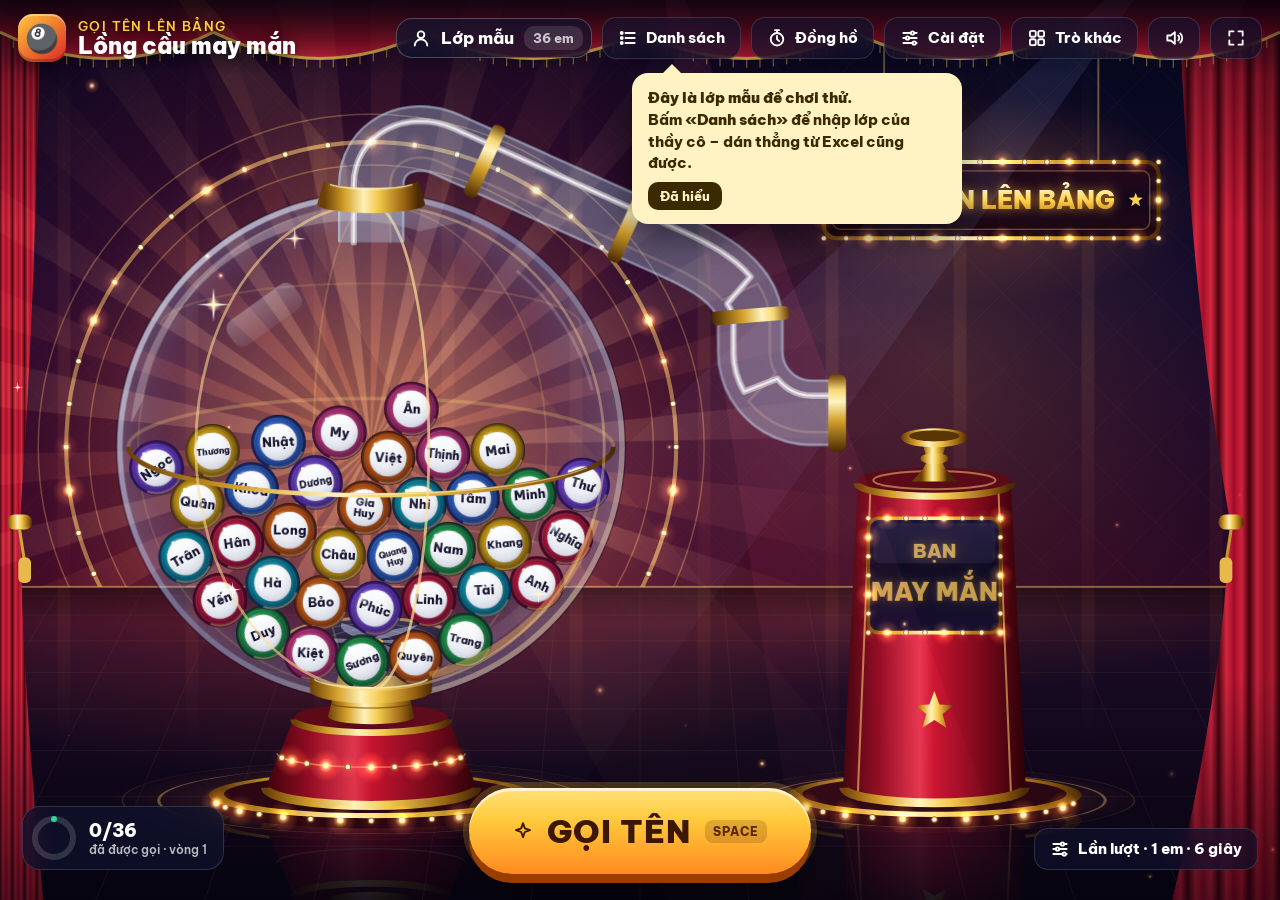
<file: TAI-LEN-GITHUB/tools/goi-ten-len-bang/4-Long-cau-may-man.html>
<!DOCTYPE html>
<html lang="vi"><head><meta charset="utf-8">
<meta name="viewport" content="width=device-width,initial-scale=1">
<meta name="description" content="Trò chơi gọi tên học sinh lên bảng – chạy ngay trên trình duyệt, không cần mạng.">
<title>Gọi tên lên bảng</title>
<style>@font-face{font-family:'BVP';font-weight:500;font-style:normal;font-display:block;src:url([data-uri]) format('woff2')}
@font-face{font-family:'BVP';font-weight:600;font-style:normal;font-display:block;src:url([data-uri]) format('woff2')}
@font-face{font-family:'BVP';font-weight:800;font-style:normal;font-display:block;src:url([data-uri]) format('woff2')}
@font-face{font-family:'BVP';font-weight:900;font-style:normal;font-display:block;src:url([data-uri]) format('woff2')}</style>
<style>:root{
  --chinh:#FFC93C; --chinh2:#FF8A1F; --phu:#7C5CFF; --sang:#7CF7FF;
  --kinh:rgba(14,16,40,.74); --kinh2:rgba(24,27,62,.86); --vien:rgba(255,255,255,.14); --vien2:rgba(255,255,255,.24);
  --chu:#fff; --mo:rgba(255,255,255,.72); --mo2:rgba(255,255,255,.5);
  --xanh:#34D399; --do:#FF4D6D; --vang:#FFD43B;
  --bong:0 24px 60px rgba(0,0,0,.5);
}
*{box-sizing:border-box;margin:0;padding:0}
html,body{width:100%;height:100%;overflow:hidden;background:#090b1c;color:#fff;
  font-family:'BVP','Segoe UI',Tahoma,system-ui,sans-serif;-webkit-font-smoothing:antialiased;user-select:none;-webkit-user-select:none}
button,input,select,textarea{font-family:inherit}
#san,#phao{position:fixed;inset:0;width:100%;height:100%;display:block}
#phao{pointer-events:none;z-index:40}
.an{display:none!important}
svg.i{width:20px;height:20px;flex:none;stroke:currentColor;fill:none;stroke-width:2.2;stroke-linecap:round;stroke-linejoin:round}

/* ───────── thanh trên ───────── */
#tren{position:fixed;left:0;right:0;top:0;height:76px;z-index:20;display:flex;align-items:center;gap:10px;padding:0 18px;
  background:linear-gradient(180deg,rgba(4,5,18,.72),rgba(4,5,18,.25) 70%,rgba(4,5,18,0))}
.logo{display:flex;align-items:center;gap:12px;margin-right:auto;min-width:0}
.logo .bt{width:48px;height:48px;border-radius:15px;display:grid;place-items:center;font-size:27px;flex:none;
  background:linear-gradient(140deg,var(--chinh),var(--phu));box-shadow:0 8px 22px rgba(0,0,0,.4),inset 0 -3px 0 rgba(0,0,0,.22),inset 0 2px 0 rgba(255,255,255,.35)}
.logo b{display:block;font-weight:900;font-size:23px;line-height:1.05;text-shadow:0 2px 12px rgba(0,0,0,.6);white-space:nowrap}
.logo small{display:block;font-weight:600;font-size:12.5px;letter-spacing:1.4px;text-transform:uppercase;color:var(--chinh);text-shadow:0 1px 6px rgba(0,0,0,.6)}
.nut{appearance:none;border:1px solid var(--vien);background:rgba(16,18,46,.66);backdrop-filter:blur(12px);-webkit-backdrop-filter:blur(12px);
  color:#fff;font-weight:700;font-size:15px;padding:10px 15px;border-radius:14px;display:inline-flex;align-items:center;gap:8px;cursor:pointer;
  transition:transform .12s,background .15s,border-color .15s,box-shadow .15s;white-space:nowrap;line-height:1.1}
.nut:hover{background:rgba(44,48,100,.85);border-color:var(--vien2);transform:translateY(-1px)}
.nut:active{transform:translateY(1px) scale(.97)}
.nut.vua{padding:8px 12px;font-size:14px;border-radius:12px}
.nut.chinh{background:linear-gradient(180deg,var(--chinh),var(--chinh2));color:#3a1d00;border-color:transparent;box-shadow:0 5px 0 rgba(120,50,0,.55),0 10px 24px rgba(0,0,0,.35)}
.nut.chinh:hover{filter:brightness(1.06)}
.nut.xanh{background:linear-gradient(180deg,#4ADE80,#16A34A);border-color:transparent;color:#05310f;box-shadow:0 5px 0 rgba(4,60,20,.6)}
.nut.do{background:linear-gradient(180deg,#FF6B81,#E11D48);border-color:transparent;box-shadow:0 5px 0 rgba(90,0,20,.6)}
.nut.trong{background:transparent;border-color:transparent}
.nut.trong:hover{background:rgba(255,255,255,.08)}
.nut[disabled]{opacity:.45;pointer-events:none}
.chip-lop{display:inline-flex;align-items:center;gap:10px;padding:7px 8px 7px 14px;border-radius:16px;border:1px solid var(--vien2);
  background:rgba(16,18,46,.72);backdrop-filter:blur(12px);cursor:pointer;font-weight:800;font-size:16px}
.chip-lop .so{font-weight:700;font-size:13px;padding:4px 9px;border-radius:10px;background:rgba(255,255,255,.12);color:var(--mo)}
.chip-lop select{appearance:none;background:transparent;border:0;color:#fff;font-weight:800;font-size:17px;cursor:pointer;outline:0;max-width:200px}
.chip-lop select option{background:#1b1e44;color:#fff}

/* ───────── dải dưới ───────── */
#duoi{position:fixed;left:0;right:0;bottom:0;z-index:20;display:flex;align-items:flex-end;justify-content:center;padding:0 22px 26px;pointer-events:none}
#duoi>*{pointer-events:auto}
#nutGoi{position:relative;appearance:none;border:0;cursor:pointer;min-width:330px;height:86px;padding:0 44px;border-radius:999px;
  font-weight:900;font-size:32px;letter-spacing:1px;color:#3b1700;display:flex;align-items:center;justify-content:center;gap:14px;
  background:linear-gradient(180deg,#FFE27A 0%,var(--chinh) 38%,var(--chinh2) 100%);
  box-shadow:0 9px 0 #9a3d00,0 18px 40px rgba(0,0,0,.5),inset 0 3px 0 rgba(255,255,255,.65),0 0 0 6px rgba(255,201,60,.22);
  transition:transform .12s,box-shadow .12s,filter .2s;animation:moiGoi 2.2s ease-in-out infinite}
#nutGoi:hover{filter:brightness(1.07)}
#nutGoi:active{transform:translateY(6px);box-shadow:0 3px 0 #9a3d00,0 10px 24px rgba(0,0,0,.45),inset 0 3px 0 rgba(255,255,255,.6)}
#nutGoi .phim{font-size:12px;font-weight:800;letter-spacing:1px;padding:4px 8px;border-radius:8px;background:rgba(80,30,0,.18);color:#5a2600}
#nutGoi[disabled]{animation:none;filter:saturate(.6) brightness(.9);pointer-events:none}
#nutGoi[disabled] .phim{display:none}
@keyframes moiGoi{0%,100%{box-shadow:0 9px 0 #9a3d00,0 18px 40px rgba(0,0,0,.5),inset 0 3px 0 rgba(255,255,255,.65),0 0 0 6px rgba(255,201,60,.22)}
  50%{box-shadow:0 9px 0 #9a3d00,0 18px 40px rgba(0,0,0,.5),inset 0 3px 0 rgba(255,255,255,.65),0 0 0 16px rgba(255,201,60,0)}}
.goc{position:absolute;bottom:30px;display:flex;gap:10px;align-items:center}
.goc.trai{left:22px}.goc.phai{right:22px}
.tien-do{display:flex;align-items:center;gap:12px;padding:8px 16px 8px 8px;border-radius:18px;background:rgba(16,18,46,.72);border:1px solid var(--vien);
  backdrop-filter:blur(12px);cursor:pointer;font-weight:700}
.tien-do svg.vong{width:46px;height:46px}
.tien-do b{font-size:18px;font-weight:900}
.tien-do small{display:block;font-size:12px;color:var(--mo);font-weight:600}

/* ───────── lớp phủ chung ───────── */
.phu{position:fixed;inset:0;z-index:50;display:grid;place-items:center;background:radial-gradient(ellipse at center,rgba(6,7,24,.55),rgba(3,4,14,.86));
  opacity:0;pointer-events:none;transition:opacity .25s}
.phu.mo{opacity:1;pointer-events:auto}
.hop{background:var(--kinh2);border:1px solid var(--vien2);border-radius:26px;box-shadow:var(--bong);backdrop-filter:blur(18px);-webkit-backdrop-filter:blur(18px)}
.phu .hop{transform:translateY(18px) scale(.97);transition:transform .3s cubic-bezier(.2,1.3,.4,1)}
.phu.mo .hop{transform:none}
.dau-hop{display:flex;align-items:center;gap:12px;padding:20px 24px 14px}
.dau-hop h2{font-weight:900;font-size:24px;margin-right:auto;display:flex;align-items:center;gap:10px}
.dau-hop h2 svg.i{width:26px;height:26px;color:var(--chinh)}
.dong-x{width:40px;height:40px;border-radius:12px;display:grid;place-items:center;border:1px solid var(--vien);background:rgba(255,255,255,.05);color:#fff;cursor:pointer}
.dong-x:hover{background:rgba(255,255,255,.14)}

/* ───────── thẻ công bố tên ───────── */
#phuTen{background:radial-gradient(ellipse at center,rgba(10,8,40,.35),rgba(3,4,14,.8))}
#theTen{position:relative;width:min(1040px,92vw);padding:34px 40px 30px;text-align:center;border-radius:34px;
  background:linear-gradient(160deg,rgba(40,30,110,.92),rgba(18,16,52,.95));border:2px solid rgba(255,255,255,.18);
  box-shadow:0 30px 90px rgba(0,0,0,.6),0 0 0 1px rgba(255,255,255,.05),0 0 120px rgba(124,92,255,.35)}
#theTen::before{content:"";position:absolute;inset:-3px;border-radius:36px;padding:3px;z-index:-1;
  background:conic-gradient(from var(--goc,0deg),var(--chinh),#FF4D6D,var(--phu),var(--sang),var(--chinh));
  -webkit-mask:linear-gradient(#000 0 0) content-box,linear-gradient(#000 0 0);-webkit-mask-composite:xor;mask-composite:exclude;animation:quayVien 4s linear infinite}
@property --goc{syntax:'<angle>';inherits:false;initial-value:0deg}
@keyframes quayVien{to{--goc:360deg}}
.phu.mo #theTen{animation:theVao .7s cubic-bezier(.2,1.5,.35,1) both}
@keyframes theVao{0%{transform:scale(.4) rotate(-6deg);opacity:0}60%{opacity:1}100%{transform:none;opacity:1}}
.moi-em{display:inline-flex;align-items:center;gap:10px;padding:8px 22px;border-radius:999px;font-weight:900;font-size:22px;letter-spacing:3px;
  color:#3b1700;background:linear-gradient(180deg,#FFE27A,var(--chinh2));box-shadow:0 5px 0 #9a3d00}
.ten-lon{font-weight:900;line-height:1.12;margin:22px 0 6px;letter-spacing:-.5px;white-space:nowrap;color:#FFF6D8;
  text-shadow:0 6px 0 rgba(0,0,0,.35),0 0 34px rgba(255,201,60,.45)}
.ten-lon .chu{display:inline-block;animation:chuRoi .55s cubic-bezier(.2,1.6,.4,1) both}
@keyframes chuRoi{0%{transform:translateY(-70px) scale(1.4);opacity:0}100%{transform:none;opacity:1}}
.len-bang{font-weight:800;font-size:28px;color:var(--mo);letter-spacing:1px}
.nhieu-ten{display:flex;flex-wrap:wrap;gap:14px;justify-content:center;margin:24px 0 8px}
.the-nho{position:relative;padding:14px 26px;border-radius:20px;font-weight:900;font-size:40px;background:rgba(255,255,255,.08);
  border:2px solid rgba(255,255,255,.16);animation:theVao .6s cubic-bezier(.2,1.5,.35,1) both}
.the-nho i{font-style:normal;font-size:16px;font-weight:800;color:var(--chinh);display:block;letter-spacing:1px;margin-bottom:2px}
.the-nho .xoa-vang{position:absolute;top:-10px;right:-10px;width:30px;height:30px;border-radius:50%;border:0;background:#E11D48;color:#fff;
  display:grid;place-items:center;cursor:pointer;box-shadow:0 3px 8px rgba(0,0,0,.4)}
.the-nho .xoa-vang svg.i{width:16px;height:16px}
.hang-nut{display:flex;flex-wrap:wrap;gap:12px;justify-content:center;margin-top:26px}
.hang-nut .nut{font-size:17px;padding:13px 20px;border-radius:16px}
.xao{animation:xao .09s linear infinite}
@keyframes xao{0%{transform:translateY(-2px)}50%{transform:translateY(2px)}}

/* ───────── đồng hồ ───────── */
#phuGio .hop{width:min(980px,94vw);padding:0 0 26px;text-align:center}
.mat-so{position:relative;width:min(400px,46vh);height:min(400px,46vh);margin:4px auto 0}
.mat-so svg{width:100%;height:100%;overflow:visible}
.mat-so .giua{position:absolute;inset:0;display:grid;place-items:center;align-content:center}
.so-gio{font-weight:900;font-size:min(104px,12vh);line-height:1;letter-spacing:-2px;font-variant-numeric:tabular-nums}
.don-vi{font-weight:700;font-size:18px;color:var(--mo);margin-top:6px}
.chip-gio{display:flex;flex-wrap:wrap;gap:10px;justify-content:center;margin:18px 26px 0}
.chip-gio button{appearance:none;border:1px solid var(--vien2);background:rgba(255,255,255,.06);color:#fff;font-weight:800;font-size:17px;
  padding:11px 17px;border-radius:14px;cursor:pointer;transition:transform .12s,background .15s}
.chip-gio button:hover{background:rgba(255,255,255,.14);transform:translateY(-2px)}
.chip-gio button.chon{background:linear-gradient(180deg,#FFE27A,var(--chinh2));color:#3b1700;border-color:transparent;box-shadow:0 4px 0 #9a3d00}
.chinh-gio{display:flex;gap:10px;justify-content:center;margin-top:12px}
.ai-tra-loi{font-weight:800;font-size:22px;color:var(--chinh);min-height:30px;margin-top:2px}
.ai-tra-loi:empty{display:none}
#phuGio.dang-chay .chi-chon,#phuGio:not(.dang-chay) .chi-chay{display:none!important}
#phuGio.gap .so-gio{color:#FF6B81;animation:dap .5s ease-out infinite}
@keyframes dap{0%{transform:scale(1.18)}100%{transform:scale(1)}}
#phuGio.het .hop{animation:rung .5s linear 2}
#phuGio.het .giua{opacity:0}
.nhan-o{font-size:13px;font-weight:800;letter-spacing:1px;text-transform:uppercase;color:var(--chinh);margin-bottom:6px}
.o-cot{display:flex;flex-direction:column;min-height:0}
.o-cot textarea{height:auto;flex:1;min-height:0}
@keyframes rung{0%,100%{transform:none}20%{transform:translateX(-14px) rotate(-1deg)}40%{transform:translateX(12px) rotate(1deg)}60%{transform:translateX(-8px)}80%{transform:translateX(6px)}}
.dau-het{position:absolute;left:50%;top:50%;transform:translate(-50%,-50%) rotate(-12deg);font-weight:900;font-size:min(120px,13vh);white-space:nowrap;
  color:#FF4D6D;border:10px solid #FF4D6D;border-radius:26px;padding:6px 34px;background:rgba(20,0,10,.55);text-shadow:0 4px 0 rgba(0,0,0,.35);
  box-shadow:0 0 60px rgba(255,77,109,.5);animation:dongDau .45s cubic-bezier(.2,1.6,.4,1) both;pointer-events:none}
@keyframes dongDau{0%{transform:translate(-50%,-50%) rotate(-12deg) scale(3);opacity:0}100%{transform:translate(-50%,-50%) rotate(-12deg) scale(1);opacity:1}}
/* đồng hồ thu nhỏ ở góc */
#gioNho{position:fixed;right:22px;top:92px;z-index:45;display:flex;align-items:center;gap:12px;padding:10px 16px 10px 10px;border-radius:22px;cursor:pointer;
  background:rgba(14,16,40,.86);border:1px solid var(--vien2);backdrop-filter:blur(12px);box-shadow:var(--bong)}
#gioNho svg{width:64px;height:64px}
#gioNho b{font-weight:900;font-size:38px;font-variant-numeric:tabular-nums;letter-spacing:-1px}
#gioNho small{display:block;font-size:12px;color:var(--mo);font-weight:700;max-width:170px;white-space:nowrap;overflow:hidden;text-overflow:ellipsis}
#gioNho.gap b{color:#FF6B81}

/* ───────── bảng danh sách ───────── */
#phuDs .hop{width:min(1180px,95vw);height:min(760px,92vh);display:flex;flex-direction:column}
.than-ds{flex:1;min-height:0;display:grid;grid-template-columns:250px 1fr;gap:18px;padding:0 24px 0}
.cot-lop{display:flex;flex-direction:column;gap:8px;min-height:0;overflow:auto;padding-right:4px}
.cot-lop .muc{display:flex;align-items:center;gap:8px;padding:12px 12px;border-radius:14px;cursor:pointer;border:1px solid transparent;font-weight:800;font-size:17px}
.cot-lop .muc span{margin-right:auto;overflow:hidden;text-overflow:ellipsis;white-space:nowrap}
.cot-lop .muc small{font-weight:700;color:var(--mo);font-size:13px}
.cot-lop .muc:hover{background:rgba(255,255,255,.06)}
.cot-lop .muc.chon{background:rgba(255,201,60,.14);border-color:rgba(255,201,60,.45)}
.cot-nhap{display:flex;flex-direction:column;gap:10px;min-height:0}
.hang{display:flex;gap:10px;align-items:center;flex-wrap:wrap}
.o-ten-lop{flex:1;min-width:180px;background:rgba(0,0,0,.25);border:1px solid var(--vien2);border-radius:12px;color:#fff;font-weight:800;font-size:18px;padding:10px 14px;outline:0}
.o-ten-lop:focus,textarea:focus{border-color:var(--chinh)}
.o-ten-lop::placeholder,textarea::placeholder{color:var(--mo2);font-weight:600}
.hai-o{flex:1;min-height:0;display:grid;grid-template-columns:1fr 1fr;gap:14px}
textarea{width:100%;height:100%;resize:none;background:rgba(0,0,0,.28);border:1px solid var(--vien2);border-radius:14px;color:#fff;
  font-size:16px;font-weight:600;line-height:1.55;padding:12px 14px;outline:0;user-select:text;-webkit-user-select:text}
.xem-truoc{min-height:0;overflow:auto;border-radius:14px;border:1px dashed var(--vien2);padding:10px;display:flex;flex-wrap:wrap;gap:7px;align-content:flex-start}
.xem-truoc .hs{padding:6px 11px;border-radius:10px;background:rgba(255,255,255,.08);font-weight:700;font-size:14.5px;cursor:pointer;border:1px solid transparent}
.xem-truoc .hs b{color:var(--chinh);font-weight:800;margin-right:5px;font-size:12px}
.xem-truoc .hs:hover{border-color:var(--vien2)}
.xem-truoc .hs.vang{opacity:.45;text-decoration:line-through}
.xem-truoc .trong-rong{color:var(--mo2);font-weight:600;padding:20px;text-align:center;width:100%;line-height:1.6}
.nhan{font-size:13.5px;color:var(--mo);font-weight:700}
.nhan b{color:#fff}
.chan-hop{display:flex;align-items:center;gap:12px;padding:16px 24px 20px}
.chan-hop .nhan{margin-right:auto}

/* ───────── ngăn kéo bên phải (cài đặt, lịch sử, trò khác) ───────── */
.ngan{position:fixed;top:0;right:0;bottom:0;width:min(470px,92vw);z-index:55;transform:translateX(105%);transition:transform .32s cubic-bezier(.2,.9,.3,1);
  display:flex;flex-direction:column;border-radius:26px 0 0 26px;border-right:0}
.ngan.mo{transform:none}
.man-ngan{position:fixed;inset:0;z-index:54;background:rgba(0,0,0,.35);opacity:0;pointer-events:none;transition:opacity .25s}
.man-ngan.mo{opacity:1;pointer-events:auto}
.ruot-ngan{flex:1;overflow:auto;padding:4px 24px 24px}
.nhom{margin:16px 0 0}
.nhom h3{font-size:14px;font-weight:800;letter-spacing:1.2px;text-transform:uppercase;color:var(--chinh);margin-bottom:9px}
.nhom p{font-size:13.5px;color:var(--mo);font-weight:600;margin-top:7px;line-height:1.5}
.doan{display:flex;flex-wrap:wrap;gap:7px}
.doan button{appearance:none;border:1px solid var(--vien2);background:rgba(255,255,255,.05);color:#fff;font-weight:800;font-size:15px;padding:9px 13px;border-radius:12px;cursor:pointer}
.doan button:hover{background:rgba(255,255,255,.12)}
.doan button.chon{background:linear-gradient(180deg,#FFE27A,var(--chinh2));color:#3b1700;border-color:transparent}
.cong-tac{display:flex;align-items:center;gap:12px;font-weight:700;font-size:15.5px;cursor:pointer;padding:6px 0}
.cong-tac input{display:none}
.cong-tac i{width:50px;height:28px;border-radius:99px;background:rgba(255,255,255,.18);position:relative;flex:none;transition:background .2s}
.cong-tac i::after{content:"";position:absolute;left:3px;top:3px;width:22px;height:22px;border-radius:50%;background:#fff;transition:transform .2s}
.cong-tac input:checked+i{background:var(--xanh)}
.cong-tac input:checked+i::after{transform:translateX(22px)}
input[type=range]{width:100%;accent-color:var(--chinh)}
.ls{display:flex;flex-direction:column;gap:6px}
.ls .dong{display:flex;align-items:center;gap:12px;padding:10px 12px;border-radius:12px;background:rgba(255,255,255,.05);font-weight:700}
.ls .dong span{margin-right:auto}
.ls .dong small{color:var(--mo);font-weight:600}
.ls .stt{width:30px;height:30px;border-radius:9px;background:rgba(255,201,60,.18);color:var(--chinh);display:grid;place-items:center;font-size:13px;font-weight:900;flex:none}
.thanh{height:12px;border-radius:99px;background:rgba(255,255,255,.1);overflow:hidden;margin:8px 0 4px}
.thanh i{display:block;height:100%;border-radius:99px;background:linear-gradient(90deg,var(--xanh),var(--chinh))}
.tro{display:flex;align-items:center;gap:14px;padding:14px;border-radius:18px;background:rgba(255,255,255,.05);border:1px solid var(--vien);margin-bottom:10px;
  cursor:pointer;text-decoration:none;color:#fff;transition:transform .15s,background .15s}
.tro:hover{background:rgba(255,255,255,.11);transform:translateX(-4px)}
.tro .bt{width:58px;height:58px;border-radius:16px;display:grid;place-items:center;font-size:32px;flex:none}
.tro b{font-weight:900;font-size:18px;display:block}
.tro small{color:var(--mo);font-weight:600;font-size:13.5px}
.tro.dang{border-color:rgba(255,201,60,.5);background:rgba(255,201,60,.1)}

/* ───────── thông báo, gợi ý ───────── */
#bao{position:fixed;left:50%;top:92px;z-index:70;transform:translateX(-50%);display:flex;flex-direction:column;gap:8px;align-items:center;pointer-events:none}
#bao div{padding:12px 20px;border-radius:16px;background:rgba(14,16,40,.92);border:1px solid var(--vien2);font-weight:800;font-size:17px;box-shadow:var(--bong);
  animation:baoVao .35s cubic-bezier(.2,1.4,.4,1) both}
@keyframes baoVao{0%{transform:translateY(-16px);opacity:0}100%{transform:none;opacity:1}}
#goiY{position:fixed;z-index:25;max-width:330px;padding:14px 16px;border-radius:16px;background:#FFF3C4;color:#3b2a00;font-weight:700;font-size:15px;line-height:1.45;
  box-shadow:0 14px 34px rgba(0,0,0,.45);animation:nhun 1.6s ease-in-out infinite}
#goiY::before{content:"";position:absolute;top:-9px;left:var(--mui,40px);border:10px solid transparent;border-top:0;border-bottom-color:#FFF3C4}
#goiY b{font-weight:900}
#goiY button{margin-top:8px;border:0;background:#3b2a00;color:#FFF3C4;font-weight:800;padding:6px 12px;border-radius:10px;cursor:pointer;font-size:13px}
@keyframes nhun{0%,100%{transform:translateY(0)}50%{transform:translateY(6px)}}
.dang-chon-ten{position:fixed;left:50%;top:96px;transform:translateX(-50%);z-index:21;padding:10px 24px;border-radius:999px;font-weight:900;font-size:22px;
  background:rgba(10,12,34,.7);border:1px solid var(--vien2);backdrop-filter:blur(10px);letter-spacing:.5px;pointer-events:none;text-shadow:0 2px 8px rgba(0,0,0,.5)}

@media (max-width:1100px){
  .logo small{display:none} .logo b{font-size:19px} .nut .chu-nut{display:none} .nut{padding:10px 12px}
  #nutGoi{min-width:250px;height:74px;font-size:26px}
  .goc.trai .tien-do small{display:none}
  .than-ds{grid-template-columns:1fr} .cot-lop{flex-direction:row;overflow-x:auto;max-height:64px}
}
@media (max-width:1400px){ .dang-chon-ten{font-size:17px;padding:7px 18px;top:84px} }
@media (max-height:700px){ #nutGoi{height:66px;font-size:24px} .mat-so{width:300px;height:300px} }
</style>
</head><body>
<noscript><p style="padding:40px;font:20px sans-serif;color:#fff">Hãy mở tệp bằng Chrome, Edge hoặc Cốc Cốc.</p></noscript>
<script>/* Âm thanh tự tổng hợp bằng Web Audio — không cần tệp âm thanh nào, chạy được khi không có mạng.
   AmThanh.phat(ten, tuyChon) -> {dung()}      (âm kéo dài như tiếng động cơ thì gọi dung() để tắt)
   Khi quay video: đặt window.__GHI_AM = [] trước khi chạy -> chỉ ghi sự kiện, không phát;
   sau đó AmThanh.dungOffline(suKien, giay) dựng lại đúng các âm đó thành AudioBuffer. */
(() => {
  'use strict';
  let ctx = null, chinh = null, bat = true, amLuong = 0.8, dem = 0;
  const NHIEU = new WeakMap();

  function nhieu(c) {               // 2 giây nhiễu trắng, dùng chung
    let b = NHIEU.get(c);
    if (!b) {
      b = c.createBuffer(1, c.sampleRate * 2, c.sampleRate);
      const d = b.getChannelData(0);
      let s = 12345;
      for (let i = 0; i < d.length; i++) { s = (s * 16807) % 2147483647; d[i] = (s / 2147483647) * 2 - 1; }
      NHIEU.set(c, b);
    }
    return b;
  }
  function g(c, out, v = 1) { const n = c.createGain(); n.gain.value = v; n.connect(out); return n; }
  function bao(n, t, a, giu, tha, dinh = 1) {   // đường bao: lên trong a giây, giữ, tắt dần trong tha giây
    n.gain.cancelScheduledValues(t);
    n.gain.setValueAtTime(0.0001, t);
    n.gain.exponentialRampToValueAtTime(dinh, t + Math.max(a, 0.002));
    n.gain.setValueAtTime(dinh, t + a + giu);
    n.gain.exponentialRampToValueAtTime(0.0001, t + a + giu + tha);
  }
  function dao(c, loai, f, t, dai, out) {
    const o = c.createOscillator(); o.type = loai; o.frequency.setValueAtTime(f, t);
    o.connect(out); o.start(t); o.stop(t + dai + 0.05); return o;
  }
  function suot(c, t, dai, out, loc = 'bandpass', f = 1000, q = 1) {   // nhiễu qua bộ lọc
    const s = c.createBufferSource(); s.buffer = nhieu(c); s.loop = true;
    const b = c.createBiquadFilter(); b.type = loc; b.frequency.setValueAtTime(f, t); b.Q.value = q;
    s.connect(b); b.connect(out); s.start(t, Math.random() * 1.5); s.stop(t + dai + 0.05);
    return { s, b };
  }
  function trong(c, out, t, v = 1) {             // tiếng trống bass
    const n = g(c, out, 0); bao(n, t, 0.003, 0.02, 0.32, 0.9 * v);
    const o = dao(c, 'sine', 150, t, 0.4, n); o.frequency.exponentialRampToValueAtTime(42, t + 0.3);
  }
  function snare(c, out, t, v = 1) {
    const n = g(c, out, 0); bao(n, t, 0.002, 0.01, 0.12, 0.5 * v);
    suot(c, t, 0.16, n, 'highpass', 1400, 0.7);
    const n2 = g(c, out, 0); bao(n2, t, 0.002, 0.005, 0.07, 0.35 * v); dao(c, 'triangle', 210, t, 0.1, n2);
  }
  function chuong(c, out, t, f, v = 1, dai = 1.1) {   // tiếng chuông kim loại trong
    [[1, 1], [2.76, 0.35], [5.4, 0.12]].forEach(([k, a]) => {
      const n = g(c, out, 0); bao(n, t, 0.002, 0, dai / k ** 0.5, 0.35 * a * v); dao(c, 'sine', f * k, t, dai, n);
    });
  }

  const SYN = {
    bam(c, out, t) {                                  // bấm nút giao diện
      const n = g(c, out, 0); bao(n, t, 0.002, 0, 0.06, 0.25);
      const o = dao(c, 'sine', 980, t, 0.08, n); o.frequency.exponentialRampToValueAtTime(560, t + 0.06);
    },
    tich(c, out, t, o) {                              // tiếng tích (kim vòng quay, máy quét)
      const k = o.cao || 1, v = o.to ?? 1;
      const n = g(c, out, 0); bao(n, t, 0.001, 0, 0.035, 0.32 * v);
      suot(c, t, 0.05, n, 'bandpass', 3200 * k, 3);
      const n2 = g(c, out, 0); bao(n2, t, 0.001, 0, 0.03, 0.18 * v); dao(c, 'square', 1700 * k, t, 0.04, n2);
    },
    beep(c, out, t, o) {
      const n = g(c, out, 0); bao(n, t, 0.004, (o.dai || 0.06) - 0.01, 0.04, 0.16 * (o.to ?? 1));
      dao(c, o.loai || 'square', 1180 * (o.cao || 1), t, (o.dai || 0.06) + 0.05, n);
    },
    pop(c, out, t, o) {
      const n = g(c, out, 0); bao(n, t, 0.002, 0, 0.09, 0.4 * (o.to ?? 1));
      const x = dao(c, 'sine', 380 * (o.cao || 1), t, 0.12, n); x.frequency.exponentialRampToValueAtTime(980 * (o.cao || 1), t + 0.07);
    },
    ting(c, out, t, o) { chuong(c, out, t, 1568 * (o.cao || 1), o.to ?? 1, o.dai || 1.1); },
    whoosh(c, out, t, o) {
      const dai = o.dai || 0.6, n = g(c, out, 0);
      n.gain.setValueAtTime(0.0001, t); n.gain.exponentialRampToValueAtTime(0.55 * (o.to ?? 1), t + dai * 0.45);
      n.gain.exponentialRampToValueAtTime(0.0001, t + dai);
      const { b } = suot(c, t, dai, n, 'bandpass', 300, 1.4);
      b.frequency.exponentialRampToValueAtTime(2800 * (o.cao || 1), t + dai * 0.5); b.frequency.exponentialRampToValueAtTime(500, t + dai);
    },
    trongCuon(c, out, t, o) {                          // trống dồn hồi hộp, nhanh dần, to dần
      const dai = o.dai || 3; let x = 0; const ds = [];
      while (x < dai) {
        const p = x / dai, nhip = 9 + 17 * p * p;
        const v = 0.35 + 0.65 * p;
        const n = g(c, out, 0); bao(n, t + x, 0.002, 0.006, 0.06, 0.32 * v);
        ds.push(suot(c, t + x, 0.08, n, 'highpass', 1700, 0.6).s);
        x += 1 / nhip;
      }
      const lan = g(c, out, 0);                       // lớp rền bên dưới
      lan.gain.setValueAtTime(0.0001, t); lan.gain.exponentialRampToValueAtTime(0.16, t + dai);
      const r = suot(c, t, dai, lan, 'bandpass', 900, 0.8);
      return { dung(tt) { lan.gain.cancelScheduledValues(tt); lan.gain.setValueAtTime(0.0001, tt); ds.forEach(s => { try { s.stop(tt); } catch (e) {} }); try { r.s.stop(tt); } catch (e) {} } };
    },
    fanfare(c, out, t, o) {                           // kèn chiến thắng + trống + chũm choẹ
      const v = o.to ?? 1;
      trong(c, out, t, v);
      const cr = g(c, out, 0); bao(cr, t, 0.003, 0.05, 1.6, 0.3 * v); suot(c, t, 1.8, cr, 'highpass', 5200, 0.5);
      const not = [523.25, 659.25, 783.99, 1046.5];
      const lp = c.createBiquadFilter(); lp.type = 'lowpass'; lp.frequency.value = 2600; lp.connect(out);
      not.forEach((f, i) => {
        const ti = t + 0.02 + i * 0.075, dai = i === 3 ? 1.0 : 0.95 - i * 0.12;
        const n = g(c, lp, 0); bao(n, ti, 0.012, dai * 0.5, dai * 0.6, 0.13 * v);
        dao(c, 'sawtooth', f, ti, dai * 1.2, n); dao(c, 'sawtooth', f * 1.004, ti, dai * 1.2, n);
      });
      const n = g(c, lp, 0); bao(n, t + 0.34, 0.02, 0.5, 0.9, 0.1 * v);
      [523.25, 659.25, 783.99].forEach(f => dao(c, 'square', f / 2, t + 0.34, 1.5, n));
      chuong(c, out, t + 0.3, 2093, 0.55 * v, 1.4);
    },
    tada(c, out, t, o) {                               // ngắn gọn hơn fanfare
      const v = o.to ?? 1; trong(c, out, t, 0.8 * v);
      [784, 1047, 1319].forEach((f, i) => { const n = g(c, out, 0); bao(n, t + i * 0.06, 0.005, 0.15, 0.5, 0.12 * v); dao(c, 'triangle', f, t + i * 0.06, 0.8, n); });
    },
    // ── phi thuyền
    ufoVo(c, out, t, o) {                             // tiếng ù của đĩa bay (kéo dài)
      const n = g(c, out, 0); n.gain.setValueAtTime(0.0001, t); n.gain.exponentialRampToValueAtTime(0.13 * (o.to ?? 1), t + 0.5);
      const lp = c.createBiquadFilter(); lp.type = 'lowpass'; lp.frequency.value = 700; lp.connect(n);
      const a = c.createOscillator(); a.type = 'sawtooth'; a.frequency.value = 96;
      const b = c.createOscillator(); b.type = 'sawtooth'; b.frequency.value = 99.5;
      const lfo = c.createOscillator(); lfo.frequency.value = 5.5; const lg = c.createGain(); lg.gain.value = 260;
      lfo.connect(lg); lg.connect(lp.frequency);
      const w = c.createOscillator(); w.type = 'sine'; w.frequency.value = 880; const wg = c.createGain(); wg.gain.value = 0.05;
      const wl = c.createOscillator(); wl.frequency.value = 0.7; const wlg = c.createGain(); wlg.gain.value = 140; wl.connect(wlg); wlg.connect(w.frequency);
      w.connect(wg); wg.connect(n);
      a.connect(lp); b.connect(lp); [a, b, lfo, w, wl].forEach(x => x.start(t));
      return { dung(tt) { n.gain.cancelScheduledValues(tt); n.gain.setValueAtTime(n.gain.value || 0.1, tt); n.gain.exponentialRampToValueAtTime(0.0001, tt + 0.6); [a, b, lfo, w, wl].forEach(x => x.stop(tt + 0.7)); } };
    },
    quet(c, out, t, o) {                               // tiếng quét radar «píu»
      const n = g(c, out, 0); bao(n, t, 0.005, 0.03, 0.12, 0.12 * (o.to ?? 1));
      const x = dao(c, 'sine', 1400 * (o.cao || 1), t, 0.2, n); x.frequency.exponentialRampToValueAtTime(2300 * (o.cao || 1), t + 0.12);
    },
    khoa(c, out, t) {                                  // khoá mục tiêu: «bíp bíp – píng»
      [0, 0.11].forEach(d => { const n = g(c, out, 0); bao(n, t + d, 0.003, 0.05, 0.03, 0.18); dao(c, 'square', 1760, t + d, 0.1, n); });
      chuong(c, out, t + 0.24, 2637, 0.9, 0.9);
    },
    tiaKeo(c, out, t, o) {                             // tia hút: vút lên, lung linh
      const dai = o.dai || 2, n = g(c, out, 0);
      n.gain.setValueAtTime(0.0001, t); n.gain.exponentialRampToValueAtTime(0.2, t + 0.25); n.gain.setValueAtTime(0.2, t + dai - 0.3); n.gain.exponentialRampToValueAtTime(0.0001, t + dai + 0.2);
      const a = dao(c, 'sine', 220, t, dai + 0.3, n); a.frequency.exponentialRampToValueAtTime(880, t + dai);
      const vib = c.createOscillator(); vib.frequency.value = 9; const vg = c.createGain(); vg.gain.value = 18; vib.connect(vg); vg.connect(a.frequency); vib.start(t); vib.stop(t + dai + 0.3);
      const n2 = g(c, out, 0); n2.gain.setValueAtTime(0.0001, t); n2.gain.exponentialRampToValueAtTime(0.05, t + 0.4); n2.gain.exponentialRampToValueAtTime(0.0001, t + dai + 0.2);
      const b = dao(c, 'triangle', 1320, t, dai + 0.3, n2); b.frequency.exponentialRampToValueAtTime(2640, t + dai);
      const lf = c.createOscillator(); lf.frequency.value = 13; const lfg = c.createGain(); lfg.gain.value = 300; lf.connect(lfg); lfg.connect(b.frequency); lf.start(t); lf.stop(t + dai + 0.3);
    },
    // ── máy gắp
    motor(c, out, t, o) {
      const n = g(c, out, 0); n.gain.setValueAtTime(0.0001, t); n.gain.exponentialRampToValueAtTime(0.09 * (o.to ?? 1), t + 0.08);
      const lp = c.createBiquadFilter(); lp.type = 'lowpass'; lp.frequency.value = 900; lp.connect(n);
      const a = c.createOscillator(); a.type = 'sawtooth'; a.frequency.value = 72 * (o.cao || 1); a.connect(lp); a.start(t);
      const r = suot(c, t, 60, n, 'bandpass', 2400, 2); r.b.disconnect(); const ng = c.createGain(); ng.gain.value = 0.25; r.b.connect(ng); ng.connect(n);
      return { dung(tt) { n.gain.cancelScheduledValues(tt); n.gain.setValueAtTime(0.08, tt); n.gain.exponentialRampToValueAtTime(0.0001, tt + 0.12); a.stop(tt + 0.15); try { r.s.stop(tt + 0.15); } catch (e) {} } };
    },
    kep(c, out, t) {                                   // càng kẹp sập «cạch»
      const n = g(c, out, 0); bao(n, t, 0.001, 0.01, 0.09, 0.45); suot(c, t, 0.12, n, 'bandpass', 2100, 4);
      const n2 = g(c, out, 0); bao(n2, t, 0.001, 0, 0.12, 0.3); dao(c, 'square', 310, t, 0.15, n2);
    },
    rot(c, out, t, o) {                                // rơi «bịch»
      const n = g(c, out, 0); bao(n, t, 0.002, 0.01, 0.22, 0.7 * (o.to ?? 1));
      const x = dao(c, 'sine', 160, t, 0.3, n); x.frequency.exponentialRampToValueAtTime(48, t + 0.22);
      const m = g(c, out, 0); bao(m, t, 0.002, 0, 0.08, 0.25 * (o.to ?? 1)); suot(c, t, 0.1, m, 'lowpass', 900, 0.7);
    },
    // ── lồng cầu
    soc(c, out, t, o) {                                // hai quả cầu chạm nhau «cách»
      const n = g(c, out, 0); bao(n, t, 0.001, 0, 0.03, 0.22 * (o.to ?? 1));
      dao(c, 'sine', 2400 * (o.cao || 1), t, 0.05, n);
      const m = g(c, out, 0); bao(m, t, 0.001, 0, 0.02, 0.15 * (o.to ?? 1)); suot(c, t, 0.03, m, 'highpass', 4000, 1);
    },
    quatGio(c, out, t, o) {                            // quạt thổi lồng cầu (kéo dài)
      const n = g(c, out, 0); n.gain.setValueAtTime(0.0001, t); n.gain.exponentialRampToValueAtTime(0.32 * (o.to ?? 1), t + 0.6);
      const r = suot(c, t, 120, n, 'bandpass', 520, 0.6);
      const lf = c.createOscillator(); lf.frequency.value = 0.9; const lg = c.createGain(); lg.gain.value = 180; lf.connect(lg); lg.connect(r.b.frequency); lf.start(t);
      return { dung(tt) { n.gain.cancelScheduledValues(tt); n.gain.setValueAtTime(0.3, tt); n.gain.exponentialRampToValueAtTime(0.0001, tt + 0.8); try { r.s.stop(tt + 0.9); } catch (e) {} lf.stop(tt + 0.9); } };
    },
    lan(c, out, t, o) {                                // quả cầu lăn trong ống
      const dai = o.dai || 1.2, n = g(c, out, 0);
      n.gain.setValueAtTime(0.0001, t); n.gain.exponentialRampToValueAtTime(0.18, t + 0.1); n.gain.setValueAtTime(0.18, t + dai - 0.15); n.gain.exponentialRampToValueAtTime(0.0001, t + dai);
      const r = suot(c, t, dai, n, 'bandpass', 900, 3); const lf = c.createOscillator(); lf.frequency.value = 22; const lg = c.createGain(); lg.gain.value = 300;
      lf.connect(lg); lg.connect(r.b.frequency); lf.start(t); lf.stop(t + dai);
    },
    // ── câu cá
    bongBong(c, out, t, o) {
      const n = g(c, out, 0); bao(n, t, 0.003, 0, 0.07, 0.14 * (o.to ?? 1));
      const x = dao(c, 'sine', 520 * (o.cao || 1), t, 0.1, n); x.frequency.exponentialRampToValueAtTime(1500 * (o.cao || 1), t + 0.06);
    },
    toe(c, out, t, o) {                                // té nước
      const v = o.to ?? 1, n = g(c, out, 0); bao(n, t, 0.004, 0.04, 0.5, 0.6 * v);
      const { b } = suot(c, t, 0.7, n, 'bandpass', 2600, 0.8); b.frequency.exponentialRampToValueAtTime(700, t + 0.5);
      const m = g(c, out, 0); bao(m, t, 0.002, 0, 0.18, 0.4 * v); const x = dao(c, 'sine', 260, t, 0.2, m); x.frequency.exponentialRampToValueAtTime(80, t + 0.15);
    },
    cuonDay(c, out, t, o) {                            // máy câu quay «rè rè»
      const dai = o.dai || 1.5; let x = 0;
      while (x < dai) { const n = g(c, out, 0); bao(n, t + x, 0.001, 0, 0.02, 0.12); suot(c, t + x, 0.03, n, 'bandpass', 3800, 5); x += 0.028; }
    },
    giat(c, out, t) {                                  // cá đớp mồi: phao giật
      const n = g(c, out, 0); bao(n, t, 0.002, 0, 0.1, 0.3); const x = dao(c, 'sine', 700, t, 0.12, n); x.frequency.exponentialRampToValueAtTime(260, t + 0.1);
    },
    // ── đồng hồ
    quaySo(c, out, t, o) {                             // tích khi chọn thời gian
      const n = g(c, out, 0); bao(n, t, 0.001, 0, 0.025, 0.2 * (o.to ?? 1)); dao(c, 'square', 2200 * (o.cao || 1), t, 0.03, n);
    },
    chot(c, out, t) { chuong(c, out, t, 1318.5, 0.7, 0.6); chuong(c, out, t + 0.09, 1975.5, 0.6, 0.8); },
    dongHo(c, out, t, o) {                             // tiếng tích tắc
      const n = g(c, out, 0); bao(n, t, 0.001, 0, 0.04, 0.22 * (o.to ?? 1));
      suot(c, t, 0.05, n, 'bandpass', o.tac ? 2300 : 3100, 6);
    },
    tim(c, out, t, o) {                                // nhịp tim «thình thịch»
      [0, 0.17].forEach((d, i) => { const n = g(c, out, 0); bao(n, t + d, 0.004, 0.02, 0.14, (i ? 0.55 : 0.8) * (o.to ?? 1)); const x = dao(c, 'sine', 70, t + d, 0.2, n); x.frequency.exponentialRampToValueAtTime(40, t + d + 0.15); });
    },
    gap(c, out, t, o) { const n = g(c, out, 0); bao(n, t, 0.003, 0.09, 0.05, 0.2 * (o.to ?? 1)); dao(c, 'square', 1046 * (o.cao || 1), t, 0.16, n); },
    hetGio(c, out, t) {                                // còi hết giờ + cồng
      const n = g(c, out, 0); bao(n, t, 0.01, 0.75, 0.25, 0.22);
      const lp = c.createBiquadFilter(); lp.type = 'lowpass'; lp.frequency.value = 1800; lp.connect(n);
      [196, 199, 392].forEach(f => dao(c, 'sawtooth', f, t, 1.1, lp));
      trong(c, out, t, 1);
      [[1, 1], [1.48, 0.5], [2.1, 0.3]].forEach(([k, a]) => { const m = g(c, out, 0); bao(m, t + 0.05, 0.004, 0.1, 2.4 / k, 0.3 * a); dao(c, 'sine', 110 * k, t + 0.05, 2.6, m); });
    },
  };

  function dam() {
    if (!ctx) {
      const AC = window.AudioContext || window.webkitAudioContext; if (!AC) return null;
      ctx = new AC(); chinh = ctx.createGain(); chinh.gain.value = amLuong;
      const nen = ctx.createDynamicsCompressor(); nen.threshold.value = -14; nen.ratio.value = 4;
      chinh.connect(nen); nen.connect(ctx.destination);
    }
    if (ctx.state === 'suspended') ctx.resume();
    return ctx;
  }

  function phat(ten, o = {}) {
    const ghi = window.__GHI_AM;
    if (ghi) {
      const id = ++dem; if (bat) ghi.push({ t: performance.now() / 1000, ten, o, id });
      return { dung() { ghi.push({ t: performance.now() / 1000, dung: id }); } };
    }
    if (!bat || !SYN[ten]) return { dung() {} };
    const c = dam(); if (!c) return { dung() {} };
    let h = null;
    try { h = SYN[ten](c, chinh, c.currentTime + 0.01, o); } catch (e) { console.warn(e); }
    return { dung() { try { h && h.dung && h.dung(c.currentTime + 0.01); } catch (e) {} } };
  }

  async function dungOffline(suKien, giay, sr = 48000) {
    const c = new OfflineAudioContext(2, Math.ceil(giay * sr), sr);
    const m = c.createGain(); m.gain.value = 0.8;
    const nen = c.createDynamicsCompressor(); nen.threshold.value = -14; nen.ratio.value = 4;
    m.connect(nen); nen.connect(c.destination);
    const tat = {}; suKien.forEach(e => { if (e.dung) tat[e.dung] = e.t; });
    suKien.forEach(e => {
      if (e.dung || !SYN[e.ten] || e.t > giay) return;
      const h = SYN[e.ten](c, m, Math.max(0, e.t), e.o || {});
      if (h && h.dung) h.dung(tat[e.id] != null ? tat[e.id] : giay);
    });
    return c.startRendering();
  }

  window.AmThanh = {
    phat, dungOffline, mo: () => (window.__GHI_AM ? null : dam()),
    get bat() { return bat; }, set bat(v) { bat = !!v; },
    get amLuong() { return amLuong; }, set amLuong(v) { amLuong = v; if (chinh) chinh.gain.value = v; },
    get danhSach() { return Object.keys(SYN); },
    /** Trò chơi đăng ký thêm âm riêng: fn(ctx, out, t, tuyChon) -> {dung(t)} tuỳ chọn. Dựng offline cho video vẫn dùng được. */
    them(ten, fn) { SYN[ten] = fn; },
  };
})();
</script>
<script>/* Khung dùng chung cho bộ trò chơi «Gọi tên lên bảng».
   Mỗi trò chơi chỉ lo phần vẽ và hoạt cảnh; khung lo danh sách lớp, chọn tên công bằng, công bố tên,
   đồng hồ, cài đặt, lưu trữ. Mọi chuyển động tính theo performance.now() và requestAnimationFrame. */
(() => {
  'use strict';
  const G = window.GoiTen = {};
  const DS_TRO = G.DS_TRO = [
    { id: 'phi-thuyen', tep: '1-Phi-thuyen-bat-nguoi.html', ten: 'Phi thuyền bắt người', mo: 'Đĩa bay dò tìm rồi hút một bạn lên tàu', bt: '🛸', nen: 'linear-gradient(140deg,#312e81,#7c3aed)' },
    { id: 'may-gap', tep: '2-May-gap-thu.html', ten: 'Máy gắp thú', mo: 'Càng gắp lượn lờ rồi gắp trúng một bạn', bt: '🧸', nen: 'linear-gradient(140deg,#be185d,#f59e0b)' },
    { id: 'cau-ca', tep: '3-Cau-ca-vang.html', ten: 'Câu cá vàng', mo: 'Lưỡi câu thả xuống – chú cá nào cắn câu?', bt: '🎣', nen: 'linear-gradient(140deg,#0e7490,#22d3ee)' },
    { id: 'long-cau', tep: '4-Long-cau-may-man.html', ten: 'Lồng cầu may mắn', mo: 'Quạt thổi tung, quả cầu nào lăn ra?', bt: '🎱', nen: 'linear-gradient(140deg,#991b1b,#f59e0b)' },
  ];
  const TRANG_CHU = '0-Trang-chu.html';

  // ───────────────────────── biểu tượng ─────────────────────────
  const ICON = {
    ds: '<path d="M9 6h11M9 12h11M9 18h11"/><circle cx="4.5" cy="6" r="1.2"/><circle cx="4.5" cy="12" r="1.2"/><circle cx="4.5" cy="18" r="1.2"/>',
    gio: '<circle cx="12" cy="13.5" r="7.5"/><path d="M12 9.5v4l2.6 2.2M9.5 2.5h5M12 2.5V6"/>',
    cai: '<path d="M4 6h9M17 6h3M4 12h3M11 12h9M4 18h11M19 18h1"/><circle cx="15" cy="6" r="2"/><circle cx="9" cy="12" r="2"/><circle cx="17" cy="18" r="2"/>',
    tro: '<rect x="3.5" y="3.5" width="7" height="7" rx="2"/><rect x="13.5" y="3.5" width="7" height="7" rx="2"/><rect x="3.5" y="13.5" width="7" height="7" rx="2"/><rect x="13.5" y="13.5" width="7" height="7" rx="2"/>',
    toan: '<path d="M4 9V4h5M20 9V4h-5M4 15v5h5M20 15v5h-5"/>',
    thoat: '<path d="M9 4v5H4M15 4v5h5M9 20v-5H4M15 20v-5h5"/>',
    x: '<path d="M6 6l12 12M18 6L6 18"/>',
    choi: '<path d="M7.5 5v14l11-7z"/>',
    dung: '<path d="M8 5v14M16 5v14"/>',
    lai: '<path d="M3.5 12a8.5 8.5 0 1 0 2.8-6.3L3.5 8.2"/><path d="M3.5 3.5v4.7h4.7"/>',
    cong: '<path d="M12 5v14M5 12h14"/>',
    tru: '<path d="M5 12h14"/>',
    mo: '<path d="M3.5 6.5a1 1 0 0 1 1-1h5l2 2h8a1 1 0 0 1 1 1v10a1 1 0 0 1-1 1h-15a1 1 0 0 1-1-1z"/><path d="M12 11v6M9.3 13.5L12 10.8l2.7 2.7"/>',
    luu: '<path d="M12 4v11M7 10.5l5 5 5-5M5 20h14"/>',
    xoa: '<path d="M4 7h16M9.5 7V4.5h5V7M6 7l1 13h10l1-13"/>',
    sua: '<path d="M4 20h4L19 9l-4-4L4 16z"/>',
    co: '<path d="M5 12.5l4.5 4.5L19 7"/>',
    vang: '<circle cx="9" cy="8" r="4"/><path d="M2.5 21a6.5 6.5 0 0 1 13 0M17 8.5l4.5 4.5M21.5 8.5L17 13"/>',
    ls: '<path d="M3.5 12a8.5 8.5 0 1 0 2.8-6.3L3.5 8.2"/><path d="M3.5 3.5v4.7h4.7M12 7.5V12l3 2"/>',
    nha: '<path d="M3.5 11L12 4l8.5 7v9a1 1 0 0 1-1 1H15v-6H9v6H4.5a1 1 0 0 1-1-1z"/>',
    loa: '<path d="M4 9h4l5-4v14l-5-4H4z"/><path d="M17 9a4 4 0 0 1 0 6M19.5 6.5a7.5 7.5 0 0 1 0 11"/>',
    tatLoa: '<path d="M4 9h4l5-4v14l-5-4H4z"/><path d="M17 9.5l5 5M22 9.5l-5 5"/>',
    sao: '<path d="M12 2.5l2.2 6.3 6.3 2.2-6.3 2.2L12 19.5l-2.2-6.3L3.5 11l6.3-2.2z"/>',
    nho: '<path d="M14 10l6.5-6.5M14 4.5V10h5.5M10 14l-6.5 6.5M4.5 14H10v5.5"/>',
    nguoi: '<circle cx="12" cy="8" r="4"/><path d="M4.5 21a7.5 7.5 0 0 1 15 0"/>',
    dan: '<rect x="5.5" y="4.5" width="13" height="16.5" rx="2"/><path d="M9 4.5V3h6v1.5M9 10h6M9 14h6M9 18h3"/>',
    xao: '<path d="M16 3.5h4.5V8M3.5 20L20.5 3.5M20.5 16v4.5H16M14.5 14.5l6 6M3.5 4l5 5"/>',
  };
  const ic = G.icon = (k, cls = '') => `<svg class="i ${cls}" viewBox="0 0 24 24">${ICON[k] || ''}</svg>`;
  const $ = (s, r = document) => r.querySelector(s);
  const $$ = (s, r = document) => [...r.querySelectorAll(s)];
  const tao = html => { const t = document.createElement('template'); t.innerHTML = html.trim(); return t.content.firstElementChild; };
  const esc = s => String(s).replace(/[&<>"']/g, c => ({ '&': '&amp;', '<': '&lt;', '>': '&gt;', '"': '&quot;', "'": '&#39;' }[c]));
  G.esc = esc;

  // ───────────────────────── toán nhỏ, hoạt cảnh ─────────────────────────
  const E = G.ease = {
    tuyen: p => p, vao: p => p * p * p, ra: p => 1 - (1 - p) ** 3, ra5: p => 1 - (1 - p) ** 5,
    vaoRa: p => p < .5 ? 4 * p * p * p : 1 - (-2 * p + 2) ** 3 / 2,
    nay: p => { const c1 = 1.70158, c3 = c1 + 1; return 1 + c3 * (p - 1) ** 3 + c1 * (p - 1) ** 2; },
    dan: p => p === 0 ? 0 : p === 1 ? 1 : 2 ** (-10 * p) * Math.sin((p * 10 - .75) * 2 * Math.PI / 3) + 1,
    sin: p => .5 - Math.cos(Math.PI * p) / 2,
  };
  G.kep = (x, a, b) => Math.max(a, Math.min(b, x));
  G.lerp = (a, b, p) => a + (b - a) * p;
  G.hash = s => { let h = 2166136261; for (const ch of String(s)) { h ^= ch.codePointAt(0); h = Math.imul(h, 16777619); } return h >>> 0; };
  G.rngHat = seed => { let a = seed >>> 0; return () => { a = a + 0x6D2B79F5 | 0; let t = Math.imul(a ^ a >>> 15, 1 | a); t = t + Math.imul(t ^ t >>> 7, 61 | t) ^ t; return ((t ^ t >>> 14) >>> 0) / 4294967296; }; };
  const ngauNhienCongBang = () => { try { const a = new Uint32Array(1); crypto.getRandomValues(a); return a[0] / 4294967296; } catch (e) { return Math.random(); } };
  const HOAT = [];
  G.hoat = (ms, cb, ease = E.tuyen) => new Promise(res => HOAT.push({ t0: performance.now(), ms: Math.max(1, ms), cb, ease, res }));
  G.cho = ms => G.hoat(ms, null);
  function chayHoat(now) {
    const ds = HOAT.splice(0);
    for (const a of ds) {
      const p = Math.min(1, (now - a.t0) / a.ms);
      if (a.cb) try { a.cb(a.ease(p), p); } catch (e) { console.error(e); }
      if (p >= 1) a.res(); else HOAT.push(a);
    }
  }
  G.am = (ten, o) => window.AmThanh ? AmThanh.phat(ten, o) : { dung() {} };

  // vẽ chung
  G.boTron = (c, x, y, w, h, r) => { r = Math.min(r, w / 2, h / 2); c.beginPath(); c.moveTo(x + r, y); c.arcTo(x + w, y, x + w, y + h, r); c.arcTo(x + w, y + h, x, y + h, r); c.arcTo(x, y + h, x, y, r); c.arcTo(x, y, x + w, y, r); c.closePath(); };
  G.chu = (c, txt, x, y, o = {}) => {        // chữ có viền, căn giữa
    c.save();
    c.font = `${o.nang || 800} ${o.co || 16}px BVP, "Segoe UI", sans-serif`;
    c.textAlign = o.can || 'center'; c.textBaseline = o.day || 'middle';
    if (o.vien) { c.lineJoin = 'round'; c.lineWidth = o.vien; c.strokeStyle = o.mauVien || 'rgba(0,0,0,.65)'; c.strokeText(txt, x, y); }
    if (o.bong) { c.shadowColor = o.bong; c.shadowBlur = o.mo ?? 12; }
    c.fillStyle = o.mau || '#fff'; c.fillText(txt, x, y);
    c.restore();
  };
  G.nhanTen = (c, txt, x, y, o = {}) => {    // thẻ tên bo tròn
    const co = o.co || 15;
    c.save(); c.font = `800 ${co}px BVP, "Segoe UI", sans-serif`;
    const w = Math.max(c.measureText(txt).width + co * 1.1, co * 2.2), h = co * 1.75;
    c.globalAlpha = o.do ?? 1;
    if (o.bong !== false) { c.shadowColor = 'rgba(0,0,0,.35)'; c.shadowBlur = 6; c.shadowOffsetY = 2; }
    c.fillStyle = o.nen || 'rgba(255,255,255,.94)'; G.boTron(c, x - w / 2, y - h / 2, w, h, h / 2); c.fill();
    c.shadowColor = 'transparent';
    if (o.vien) { c.lineWidth = 2; c.strokeStyle = o.vien; c.stroke(); }
    c.fillStyle = o.mau || '#1d1b3a'; c.textAlign = 'center'; c.textBaseline = 'middle'; c.fillText(txt, x, y + co * .06);
    c.restore(); return { w, h };
  };

  // ───────────────────────── lưu trữ ─────────────────────────
  const KHOA = 'goiTenLenBang.v1';
  const MAU_DS = ['Nguyễn Minh Anh', 'Trần Gia Bảo', 'Lê Ngọc Châu', 'Phạm Đức Duy', 'Hoàng Thu Hà', 'Vũ Quang Huy', 'Đặng Bảo Ngọc',
    'Bùi Tuấn Kiệt', 'Đỗ Khánh Linh', 'Hồ Thanh Long', 'Ngô Phương Mai', 'Dương Hoàng Nam', 'Lý Thảo Nhi', 'Phan Minh Nhật',
    'Trịnh Gia Phúc', 'Võ Hà My', 'Đinh Trọng Nghĩa', 'Lâm Tú Quyên', 'Mai Anh Quân', 'Tạ Ngọc Sương', 'Cao Đức Tài', 'Lưu Thanh Tâm',
    'Kiều Minh Thư', 'Châu Văn Thịnh', 'Nguyễn Hải Yến', 'Trần Quốc Việt', 'Lê Hoài Thương', 'Phạm Nhật Minh', 'Hoàng Bảo Trân',
    'Vũ Đăng Khoa', 'Đặng Thùy Dương', 'Bùi Thiên Ân', 'Đỗ Ngọc Hân', 'Hồ Gia Huy', 'Ngô Minh Khang', 'Dương Thu Trang'];
  G.MAU_DS = MAU_DS;
  const CAI_MAC_DINH = { cheDo: 'luot', soEm: 1, hoiHop: 6, dongHo: 30, tuGio: false, am: true, amLuong: .8 };
  const lopMoi = (ten, hs = []) => ({ id: 'l' + Date.now().toString(36) + Math.floor(Math.random() * 1e4), ten, hs, daGoi: [], lichSu: [], vang: { ngay: '', ds: [] }, vong: 1 });
  function macDinh() { const l = lopMoi('Lớp mẫu', [...MAU_DS]); l.mau = true; return { lops: [l], lopId: l.id, caiDat: { ...CAI_MAC_DINH }, daHieu: false }; }
  function docKho() {
    try {
      const x = JSON.parse(localStorage.getItem(KHOA));
      if (x && Array.isArray(x.lops) && x.lops.length) {
        x.caiDat = Object.assign({ ...CAI_MAC_DINH }, x.caiDat || {});
        x.lops.forEach(l => { l.hs = l.hs || []; l.daGoi = l.daGoi || []; l.lichSu = l.lichSu || []; l.vang = l.vang || { ngay: '', ds: [] }; l.vong = l.vong || 1; });
        if (!x.lops.find(l => l.id === x.lopId)) x.lopId = x.lops[0].id;
        return x;
      }
    } catch (e) {}
    return macDinh();
  }
  let S = docKho();
  let henLuu = 0;
  function luu() { clearTimeout(henLuu); henLuu = setTimeout(() => { try { localStorage.setItem(KHOA, JSON.stringify(S)); } catch (e) {} }, 120); }
  const homNay = () => { const d = new Date(); return `${d.getFullYear()}-${d.getMonth() + 1}-${d.getDate()}`; };
  const lop = () => S.lops.find(l => l.id === S.lopId) || S.lops[0];
  function vangDs(l = lop()) { if (l.vang.ngay !== homNay()) l.vang = { ngay: homNay(), ds: [] }; return l.vang.ds; }

  function tenNgan(ds) {
    const tach = ds.map(t => t.split(' ').filter(Boolean));
    const out = tach.map(w => w.slice(-1).join(' '));
    for (let k = 2; k <= 5; k++) {
      const dem = {}; out.forEach(x => dem[x] = (dem[x] || 0) + 1);
      let doi = false;
      out.forEach((x, i) => { if (dem[x] > 1 && tach[i].length >= k) { out[i] = tach[i].slice(-k).join(' '); doi = true; } });
      if (!doi) break;
    }
    return out;
  }
  G.tenNgan = tenNgan;
  /** Học sinh CÓ MẶT của lớp đang chọn: [{ten, ngan, stt, daGoi}] */
  function hocSinh() {
    const l = lop(), vg = vangDs(l), ngan = tenNgan(l.hs);
    return l.hs.map((ten, i) => ({ ten, ngan: ngan[i], stt: i + 1, daGoi: l.daGoi.includes(ten) })).filter(h => !vg.includes(h.ten));
  }
  G.hocSinh = hocSinh;

  // ───────────────────────── đọc danh sách (dán, Excel, Word, txt) ─────────────────────────
  const DAU_TEN = /^(họ\s*(và|&)?\s*tên(\s*(học\s*sinh|hs))?|tên\s*(học\s*sinh|hs)|học\s*sinh|họ\s*tên)$/i;
  const DAU_HO = /^(họ\s*(và|&)?\s*(đệm|lót)|họ\s*đệm|họ\s*lót|họ)$/i;
  const DAU_RIENG = /^tên$/i;
  const KHONG = new Set(['nam', 'nữ', 'nu', 'kinh', 'tày', 'thái', 'mường', 'khmer', 'khơ me', 'hoa', 'nùng', 'mông', "h'mông", 'dao', 'gia rai', 'ê đê', 'ba na',
    'chăm', 'sán dìu', 'stt', 'tt', 'lớp', 'ghi chú', 'có', 'không', 'x', 'đạt', 'chưa đạt', 'giỏi', 'khá', 'trung bình', 'yếu', 'tốt', 'kém', 'nghỉ', 'vắng',
    'có phép', 'không phép', 'đoàn viên', 'đội viên']);
  const DONG_BO = /^(danh\s*sách|ds\b|lớp\b|trường\b|năm\s*học|sở\s|phòng\s|bộ\s|giáo\s*viên|gvcn|gv\b|ngày\b|tổng|cộng\b|ký\s*tên|người\s*lập|họ\s*và\s*tên|họ\s*tên|stt\b|học\s*kì|học\s*kỳ|môn\b|ghi\s*chú|chữ\s*ký)/i;
  function chuanTen(s) {
    s = String(s || '').normalize('NFC').replace(/[​-‍﻿]/g, '').replace(/ /g, ' ');
    s = s.replace(/^\s*[\(\[]?\d{1,3}\s*[\.\)\]\-–:,\/]?\s+(?=\S)/, '').replace(/^\s*[-–•*·+]\s*/, '').replace(/\s+/g, ' ').trim();
    s = s.replace(/^["'“”]+|["'“”]+$/g, '').trim();
    if (s.length > 3 && s === s.toLocaleUpperCase('vi') && /\p{L}{2}/u.test(s))
      s = s.toLocaleLowerCase('vi').replace(/(^|\s)(\p{L})/gu, (m, a, b) => a + b.toLocaleUpperCase('vi'));
    return s;
  }
  function laTen(c) {
    c = (c || '').trim();
    if (!c || c.length > 45 || c.length < 2) return false;
    if (/[\d@#%=+*\/\\<>{}\[\]]/.test(c)) return false;
    if (!/\p{L}/u.test(c)) return false;
    if (KHONG.has(c.toLowerCase())) return false;
    if (DONG_BO.test(c)) return false;
    return c.split(/\s+/).length <= 7;
  }
  const soTu = c => (c || '').trim().split(/\s+/).filter(Boolean).length;
  function tachO(d) { if (d.includes('\t')) return d.split('\t'); if (d.includes(';')) return d.split(';'); if (d.includes('|')) return d.split('|'); return [d]; }
  function cotMotTu(hang, j) {
    let co = 0, tong = 0;
    hang.forEach(r => { const c = chuanTen(r[j] || ''); if (!c) return; tong++; if (laTen(c) && soTu(c) === 1) co++; });
    return tong ? co / tong : 0;
  }
  function phanTich(van) {
    van = String(van || '').normalize('NFC').replace(/\r/g, '');
    let dong = van.split('\n');
    const coO = dong.some(d => /[\t;|]/.test(d));
    if (!coO) dong = dong.flatMap(d => (d.includes(',') && d.split(',').filter(x => laTen(chuanTen(x))).length >= 2) ? d.split(',') : [d]);
    let hang = dong.map(d => tachO(d).map(x => x.replace(/\s+/g, ' ').trim())).filter(r => r.some(Boolean));
    const lay = (rows, f) => {
      const out = [], dem = {};
      rows.forEach(r => {
        const t = chuanTen(f(r) || '');
        if (!laTen(t)) return;
        dem[t] = (dem[t] || 0) + 1;
        out.push(dem[t] > 1 ? `${t} (${dem[t]})` : t);
      });
      return out;
    };
    for (let i = 0; i < Math.min(15, hang.length); i++) {
      const r = hang[i].map(x => x.toLowerCase().replace(/\s+/g, ' ').trim());
      const iTen = r.findIndex(x => DAU_TEN.test(x)), iHo = r.findIndex(x => DAU_HO.test(x)), iR = r.findIndex(x => DAU_RIENG.test(x));
      const sau = hang.slice(i + 1);
      if (iHo >= 0 && iR >= 0) return lay(sau, x => [x[iHo], x[iR]].filter(Boolean).join(' '));
      if (iTen >= 0) {
        const ghep = !r[iTen + 1] && cotMotTu(sau, iTen + 1) >= .8;   // tiêu đề «Họ và tên» gộp 2 ô: Họ đệm | Tên
        return lay(sau, x => ghep ? `${x[iTen] || ''} ${x[iTen + 1] || ''}` : x[iTen]);
      }
    }
    const soCot = Math.max(1, ...hang.map(r => r.length));
    if (soCot === 1) return lay(hang, r => r[0]);
    let tot = 0, diem = -1;
    for (let j = 0; j < soCot; j++) {
      let d = 0; hang.forEach(r => { const c = chuanTen(r[j] || ''); if (laTen(c)) d += soTu(c) >= 2 ? 1 : .35; });
      if (d > diem) { diem = d; tot = j; }
    }
    let tu = 0, n = 0; hang.forEach(r => { const c = chuanTen(r[tot] || ''); if (laTen(c)) { tu += soTu(c); n++; } });
    const ghep = n && tu / n <= 2.7 && cotMotTu(hang, tot + 1) >= .8;
    return lay(hang, r => ghep ? `${r[tot] || ''} ${r[tot + 1] || ''}` : r[tot]);
  }
  G.phanTich = phanTich;

  async function giaiNen(buf) {
    const u = new Uint8Array(buf), dv = new DataView(buf);
    let e = -1;
    for (let i = u.length - 22; i >= Math.max(0, u.length - 70000); i--) if (dv.getUint32(i, true) === 0x06054b50) { e = i; break; }
    if (e < 0) throw new Error('Không đọc được tệp nén');
    const n = dv.getUint16(e + 10, true); let p = dv.getUint32(e + 16, true); const tep = {};
    for (let k = 0; k < n && dv.getUint32(p, true) === 0x02014b50; k++) {
      const cach = dv.getUint16(p + 10, true), nen = dv.getUint32(p + 20, true), ln = dv.getUint16(p + 28, true), lx = dv.getUint16(p + 30, true), lc = dv.getUint16(p + 32, true), off = dv.getUint32(p + 42, true);
      tep[new TextDecoder().decode(u.subarray(p + 46, p + 46 + ln))] = { cach, nen, off };
      p += 46 + ln + lx + lc;
    }
    const lay = async ten => {
      const f = tep[ten] || tep[Object.keys(tep).find(k => k.toLowerCase() === ten.toLowerCase())];
      if (!f) return null;
      const ln = dv.getUint16(f.off + 26, true), lx = dv.getUint16(f.off + 28, true);
      const d = u.subarray(f.off + 30 + ln + lx, f.off + 30 + ln + lx + f.nen);
      if (f.cach === 0) return new TextDecoder().decode(d);
      const s = new Blob([d]).stream().pipeThrough(new DecompressionStream('deflate-raw'));
      return new TextDecoder().decode(await new Response(s).arrayBuffer());
    };
    return { tep, lay };
  }
  const xml = s => new DOMParser().parseFromString(s, 'application/xml');
  const cotSo = ch => { let n = 0; for (const c of ch.toUpperCase()) n = n * 26 + c.charCodeAt(0) - 64; return n - 1; };
  async function docXlsx(buf) {
    const z = await giaiNen(buf), ss = [];
    const sst = await z.lay('xl/sharedStrings.xml');
    if (sst) [...xml(sst).getElementsByTagName('si')].forEach(si => ss.push([...si.getElementsByTagName('t')].map(t => t.textContent).join('')));
    let duong = 'xl/worksheets/sheet1.xml';
    const wb = await z.lay('xl/workbook.xml'), rel = await z.lay('xl/_rels/workbook.xml.rels');
    if (wb && rel) {
      const s = xml(wb).getElementsByTagName('sheet')[0];
      const rid = s && (s.getAttribute('r:id') || s.getAttributeNS('http://schemas.openxmlformats.org/officeDocument/2006/relationships', 'id'));
      const r = [...xml(rel).getElementsByTagName('Relationship')].find(x => x.getAttribute('Id') === rid);
      if (r) { const tg = r.getAttribute('Target'); duong = tg.startsWith('/') ? tg.slice(1) : 'xl/' + tg.replace(/^\.\//, ''); }
    }
    const sh = await z.lay(duong); if (!sh) throw new Error('Không thấy trang tính');
    const rows = [];
    [...xml(sh).getElementsByTagName('row')].forEach(r => {
      const hang = [];
      [...r.getElementsByTagName('c')].forEach(c => {
        const col = cotSo((c.getAttribute('r') || 'A').replace(/\d+/g, '')), t = c.getAttribute('t');
        let v = '';
        if (t === 's') v = ss[+(c.getElementsByTagName('v')[0] || {}).textContent] || '';
        else if (t === 'inlineStr') v = [...c.getElementsByTagName('t')].map(x => x.textContent).join('');
        else { const vv = c.getElementsByTagName('v')[0]; v = vv ? vv.textContent : ''; }
        hang[col] = v;
      });
      rows.push(Array.from(hang, x => x ?? '').join('\t'));
    });
    return rows.join('\n');
  }
  async function docDocx(buf) {
    const z = await giaiNen(buf), s = await z.lay('word/document.xml'); if (!s) throw new Error('Không đọc được tệp Word');
    const W = 'http://schemas.openxmlformats.org/wordprocessingml/2006/main', d = xml(s), out = [];
    const chu = n => [...n.getElementsByTagNameNS(W, 't')].map(t => t.textContent).join('');
    const body = d.getElementsByTagNameNS(W, 'body')[0];
    for (const ch of body.children) {
      if (ch.localName === 'tbl') { for (const tr of ch.getElementsByTagNameNS(W, 'tr')) out.push([...tr.children].filter(x => x.localName === 'tc').map(chu).join('\t')); }
      else if (ch.localName === 'p') { const t = chu(ch); if (t.trim()) out.push(t); }
    }
    return out.join('\n');
  }
  async function docTep(f) {
    const ten = f.name.toLowerCase(), buf = await f.arrayBuffer();
    if (ten.endsWith('.xlsx') || ten.endsWith('.xlsm')) return docXlsx(buf);
    if (ten.endsWith('.docx')) return docDocx(buf);
    if (ten.endsWith('.xls') || ten.endsWith('.doc')) throw new Error('Tệp dạng cũ (.xls/.doc): thầy cô mở tệp, bôi đen cột họ tên rồi dán vào ô bên trái nhé.');
    if (ten.endsWith('.json')) return buf;
    try { return new TextDecoder('utf-8', { fatal: true }).decode(buf); } catch (e) { return new TextDecoder('windows-1258').decode(buf); }
  }

  // ───────────────────────── giao diện ─────────────────────────
  let TC = null;                 // trò chơi đang chạy
  let canvas, ctx, W = 0, H = 0, DPR = 1;
  let dangChon = false;
  const UI = G.ui = {};

  function dungGiaoDien() {
    const tc = TC;
    document.title = `${tc.ten} – Gọi tên lên bảng`;
    const r = document.documentElement.style;
    Object.entries(tc.mau || {}).forEach(([k, v]) => r.setProperty('--' + k, v));
    document.body.insertAdjacentHTML('beforeend', `
<canvas id="san"></canvas><canvas id="phao"></canvas>
<header id="tren">
  <div class="logo"><div class="bt">${tc.bieuTuong}</div><div><small>Gọi tên lên bảng</small><b>${esc(tc.ten)}</b></div></div>
  <label class="chip-lop" title="Chọn lớp">${ic('nguoi')}<select id="chonLop"></select><span class="so" id="soHs"></span></label>
  <button class="nut" id="nDs" title="Nhập, sửa danh sách lớp (D)">${ic('ds')}<span class="chu-nut">Danh sách</span></button>
  <button class="nut" id="nGio" title="Đồng hồ đếm ngược (T)">${ic('gio')}<span class="chu-nut">Đồng hồ</span></button>
  <button class="nut" id="nCai" title="Cài đặt cách gọi">${ic('cai')}<span class="chu-nut">Cài đặt</span></button>
  <button class="nut" id="nTro" title="Chọn trò chơi khác">${ic('tro')}<span class="chu-nut">Trò khác</span></button>
  <button class="nut" id="nAm" title="Bật / tắt âm thanh (M)"></button>
  <button class="nut" id="nToan" title="Toàn màn hình (F)">${ic('toan')}</button>
</header>
<div id="duoi">
  <div class="goc trai"><div class="tien-do" id="tienDo" title="Xem các bạn đã được gọi (H)">
    <svg class="vong" viewBox="0 0 46 46"><circle cx="23" cy="23" r="19" fill="none" stroke="rgba(255,255,255,.15)" stroke-width="6"/>
    <circle id="tdVong" cx="23" cy="23" r="19" fill="none" stroke="var(--xanh)" stroke-width="6" stroke-linecap="round" transform="rotate(-90 23 23)" stroke-dasharray="0 120"/></svg>
    <div><b id="tdSo">0/0</b><small id="tdChu">đã được gọi</small></div></div></div>
  <button id="nutGoi">${ic('sao')}<span id="chuGoi">GỌI TÊN</span><span class="phim">SPACE</span></button>
  <div class="goc phai"><button class="nut" id="nhanCheDo" title="Đổi cách gọi"></button></div>
</div>
<div id="chuThich" class="dang-chon-ten an"></div>
<div id="bao"></div>

<div class="phu" id="phuTen"><div id="theTen"></div></div>

<div class="phu" id="phuGio"><div class="hop">
  <div class="dau-hop"><h2>${ic('gio')}<span class="chi-chon">Chọn thời gian</span><span class="chi-chay">Đồng hồ</span></h2>
    <button class="nut vua chi-chay" id="gThuNho">${ic('nho')}Thu nhỏ</button><button class="dong-x" id="gDong">${ic('x')}</button></div>
  <div class="ai-tra-loi" id="gAi"></div>
  <div class="mat-so"><svg viewBox="0 0 400 400" id="gMat"></svg><div class="giua"><div class="so-gio" id="gSo">30</div><div class="don-vi" id="gDv">giây</div></div><div id="gDau"></div></div>
  <div class="chi-chon">
    <div class="chip-gio" id="gChip"></div>
    <div class="chinh-gio"><button class="nut vua" data-cong="-10">${ic('tru')}10 giây</button><button class="nut vua" data-cong="10">${ic('cong')}10 giây</button><button class="nut vua" data-cong="60">${ic('cong')}1 phút</button></div>
    <div class="hang-nut"><button class="nut chinh" id="gBatDau" style="font-size:22px;padding:16px 34px">${ic('choi')}Bắt đầu</button></div>
  </div>
  <div class="chi-chay"><div class="hang-nut">
    <button class="nut" id="gDung">${ic('dung')}Tạm dừng</button><button class="nut" id="gThem">${ic('cong')}10 giây</button>
    <button class="nut" id="gLai">${ic('lai')}Làm lại</button><button class="nut" id="gDoi">${ic('gio')}Đổi thời gian</button>
  </div></div>
</div></div>
<div id="gioNho" class="an"><svg viewBox="0 0 64 64"><circle cx="32" cy="32" r="26" fill="none" stroke="rgba(255,255,255,.15)" stroke-width="8"/>
  <circle id="gnVong" cx="32" cy="32" r="26" fill="none" stroke-width="8" stroke-linecap="round" transform="rotate(-90 32 32)"/></svg><div><b id="gnSo">0</b><small id="gnAi">Bấm để phóng to</small></div></div>

<div class="phu" id="phuDs"><div class="hop">
  <div class="dau-hop"><h2>${ic('ds')}Danh sách lớp</h2><button class="dong-x" id="dsDong">${ic('x')}</button></div>
  <div class="than-ds">
    <div class="cot-lop"><div id="dsLop" style="display:contents"></div><button class="nut vua" id="dsThemLop">${ic('cong')}Thêm lớp</button></div>
    <div class="cot-nhap">
      <div class="hang"><input class="o-ten-lop" id="dsTenLop" placeholder="Tên lớp, ví dụ 10A1" maxlength="30">
        <button class="nut vua" id="dsMoTep">${ic('mo')}Mở tệp Excel / Word</button>
        <button class="nut vua" id="dsXuat" title="Lưu danh sách lớp này ra tệp .txt">${ic('luu')}Lưu ra tệp</button>
        <button class="nut vua do" id="dsXoaLop" title="Xoá lớp này">${ic('xoa')}</button></div>
      <div class="hai-o">
        <div class="o-cot"><div class="nhan-o">① Dán hoặc gõ danh sách</div><textarea id="dsO" spellcheck="false" placeholder="Dán danh sách vào đây – mỗi dòng một học sinh.&#10;&#10;Cách nhanh nhất: mở Excel, bôi đen cột HỌ VÀ TÊN, bấm Ctrl+C rồi bấm vào ô này, Ctrl+V.&#10;&#10;Số thứ tự, ngày sinh, giới tính… máy tự bỏ đi."></textarea></div>
        <div class="o-cot"><div class="nhan-o">② Máy đọc được – bấm tên để đánh dấu vắng</div><div class="xem-truoc" id="dsXem" style="flex:1"></div></div>
      </div>
    </div>
  </div>
  <div class="chan-hop"><div class="nhan" id="dsNhan"></div><button class="nut chinh" id="dsLuu" style="font-size:17px;padding:13px 24px">${ic('co')}Lưu và đóng</button></div>
  <input type="file" id="dsTep" accept=".xlsx,.xlsm,.docx,.txt,.csv,.json" class="an">
</div></div>

<div class="man-ngan" id="manNgan"></div>
<aside class="ngan hop" id="nganCai"><div class="dau-hop"><h2>${ic('cai')}Cài đặt</h2><button class="dong-x" data-dong>${ic('x')}</button></div><div class="ruot-ngan" id="caiRuot"></div></aside>
<aside class="ngan hop" id="nganLs"><div class="dau-hop"><h2>${ic('ls')}Đã gọi</h2><button class="dong-x" data-dong>${ic('x')}</button></div><div class="ruot-ngan" id="lsRuot"></div></aside>
<aside class="ngan hop" id="nganTro"><div class="dau-hop"><h2>${ic('tro')}Chọn trò chơi</h2><button class="dong-x" data-dong>${ic('x')}</button></div><div class="ruot-ngan" id="troRuot"></div></aside>
`);
    canvas = $('#san'); ctx = canvas.getContext('2d');
    phaoCanvas = $('#phao'); phaoCtx = phaoCanvas.getContext('2d');
    ganSuKien();
  }

  // ───────────────────────── cập nhật chỉ số ─────────────────────────
  function veChiSo() {
    const l = lop(), ds = hocSinh(), daGoi = ds.filter(h => h.daGoi).length;
    $('#chonLop').innerHTML = S.lops.map(x => `<option value="${x.id}" ${x.id === l.id ? 'selected' : ''}>${esc(x.ten)}</option>`).join('');
    const vg = vangDs(l).length;
    $('#soHs').textContent = `${ds.length} em` + (vg ? ` · ${vg} vắng` : '');
    const tong = Math.max(1, ds.length), luot = S.caiDat.cheDo === 'luot';
    $('#tdSo').textContent = luot ? `${daGoi}/${ds.length}` : `${l.lichSu.length}`;
    $('#tdChu').textContent = luot ? `đã được gọi · vòng ${l.vong}` : 'lượt đã gọi';
    $('#tdVong').setAttribute('stroke-dasharray', `${(luot ? daGoi / tong : 1) * 119.4} 120`);
    const c = S.caiDat;
    $('#nhanCheDo').innerHTML = `${ic('cai')}${c.cheDo === 'luot' ? 'Lần lượt' : 'Ngẫu nhiên'} · ${c.soEm} em · ${c.hoiHop} giây`;
    $('#nAm').innerHTML = ic(c.am ? 'loa' : 'tatLoa');
    $('#chuGoi').textContent = c.soEm > 1 ? `GỌI ${c.soEm} BẠN` : 'GỌI TÊN';
  }
  function guiDanhSach() { if (TC && TC.datDanhSach && !dangChon) TC.datDanhSach(hocSinh()); veChiSo(); }
  G.lamMoi = guiDanhSach;

  function thongBao(txt, ms = 2600) {
    const d = tao(`<div>${txt}</div>`); $('#bao').appendChild(d);
    setTimeout(() => { d.style.transition = 'opacity .4s'; d.style.opacity = '0'; setTimeout(() => d.remove(), 450); }, ms);
  }
  G.thongBao = thongBao;

  // ───────────────────────── chọn tên ─────────────────────────
  function chonNgauNhien(n) {
    const l = lop(), vg = vangDs(l), ung = l.hs.filter(t => !vg.includes(t)), kq = [];
    const ep = window.__CHON_TRUOC;
    for (let k = 0; k < n; k++) {
      let pool = ung.filter(t => !kq.includes(t));
      if (S.caiDat.cheDo === 'luot') {
        let con = pool.filter(t => !l.daGoi.includes(t));
        if (!con.length && pool.length) { l.daGoi = l.daGoi.filter(t => kq.includes(t)); l.vong = (l.vong || 1) + 1; thongBao(`🎉 Cả lớp đã được gọi một lượt – bắt đầu vòng ${l.vong}!`, 3500); con = pool.filter(t => !l.daGoi.includes(t)); }
        pool = con;
      }
      if (!pool.length) break;
      let t = pool[Math.floor(ngauNhienCongBang() * pool.length)];
      if (ep && ep.length) { const e = ep.shift(); if (pool.includes(e)) t = e; }
      kq.push(t);
      if (!l.daGoi.includes(t)) l.daGoi.push(t);
      l.lichSu.unshift({ ten: t, luc: Date.now() });
    }
    l.lichSu = l.lichSu.slice(0, 400); luu();
    return kq;
  }
  function boChon(ten) {        // đánh dấu vắng: bỏ khỏi lượt vừa gọi
    const l = lop();
    l.daGoi = l.daGoi.filter(t => t !== ten);
    const i = l.lichSu.findIndex(x => x.ten === ten); if (i >= 0) l.lichSu.splice(i, 1);
    const vg = vangDs(l); if (!vg.includes(ten)) vg.push(ten);
    luu();
  }

  let ketQua = [];
  async function goiTen(nhanh = false) {
    if (dangChon || !TC) return;
    dongMoi();
    const coMat = hocSinh();
    if (!coMat.length) { thongBao('Lớp chưa có học sinh – bấm «Danh sách» để nhập nhé!'); moDs(); return; }
    AmThanh.mo && AmThanh.mo();
    dangChon = true; $('#nutGoi').disabled = true; anGoiY();
    TC.datDanhSach && TC.datDanhSach(coMat);
    const n = Math.min(S.caiDat.soEm, coMat.length);
    const ten = chonNgauNhien(n);
    veChiSo();
    ketQua = [];
    try {
      for (let i = 0; i < ten.length; i++) {
        const hs = coMat.find(h => h.ten === ten[i]);
        const ct = TC.chuThich ? (typeof TC.chuThich === 'function' ? TC.chuThich(i, ten.length) : TC.chuThich) : 'Đang chọn…';
        $('#chuThich').textContent = ten.length > 1 ? `${ct}  (${i + 1}/${ten.length})` : ct;
        $('#chuThich').classList.remove('an');
        const giay = nhanh ? 2.5 : (i === 0 ? S.caiDat.hoiHop : Math.max(2.5, S.caiDat.hoiHop * .45));
        await TC.chon(hs, { giay, thuTu: i, tong: ten.length });
        ketQua.push(hs);
        if (i < ten.length - 1) { G.am('tada', { to: .7 }); G.phaoGiay(W / 2, H * .45, { so: 60 }); }
      }
    } catch (e) { console.error(e); }
    $('#chuThich').classList.add('an');
    dangChon = false;
    congBo();
  }
  G.goiTen = UI.goiTen = goiTen;

  function coChu(txt, maxW, max = 136, min = 46) {
    const c = coChu.c || (coChu.c = document.createElement('canvas').getContext('2d'));
    let s = max; for (; s > min; s -= 3) { c.font = `900 ${s}px BVP, "Segoe UI"`; if (c.measureText(txt).width <= maxW) break; }
    return s;
  }
  function htmlTen(t) {
    let k = 0;
    return t.split(' ').map(w => `<span style="display:inline-block;white-space:nowrap">${[...w].map(ch => `<span class="chu" style="animation-delay:${(.25 + 0.035 * k++).toFixed(3)}s">${esc(ch)}</span>`).join('')}</span>`).join(' ');
  }
  function congBo() {
    const the = $('#theTen'), ds = ketQua;
    if (!ds.length) { $('#nutGoi').disabled = false; return; }
    const gio = S.caiDat.dongHo;
    const nutGio = gio ? `<button class="nut chinh" id="tGio">${ic('gio')}Tính giờ ${dinhDangChu(gio)}</button>` : '';
    if (ds.length === 1) {
      const t = ds[0].ten, rong = Math.min(1040, innerWidth * .92) - 90;
      the.innerHTML = `<div class="moi-em">${ic('sao')}MỜI BẠN</div>
        <div class="ten-lon" style="font-size:${coChu(t, rong)}px">${htmlTen(t)}</div>
        <div class="len-bang">lên bảng nào! 🎉</div>
        <div class="hang-nut">${nutGio}<button class="nut" id="tVang">${ic('vang')}Vắng – gọi bạn khác</button><button class="nut xanh" id="tXong">${ic('co')}Xong</button></div>`;
    } else {
      the.innerHTML = `<div class="moi-em">${ic('sao')}MỜI CÁC BẠN</div>
        <div class="nhieu-ten">${ds.map((h, i) => `<div class="the-nho" style="animation-delay:${.15 + i * .12}s"><i>BẠN ${i + 1}</i>${esc(h.ten)}<button class="xoa-vang" data-ten="${esc(h.ten)}" title="Bạn này vắng – đổi bạn khác">${ic('x')}</button></div>`).join('')}</div>
        <div class="len-bang">lên bảng nào! 🎉</div>
        <div class="hang-nut">${nutGio}<button class="nut xanh" id="tXong">${ic('co')}Xong</button></div>`;
    }
    moPhu('#phuTen');
    G.am('fanfare');
    const r = the.getBoundingClientRect();
    G.phaoGiay(r.left + r.width * .2, r.top + 40, { so: 90, goc: -60 });
    G.phaoGiay(r.right - r.width * .2, r.top + 40, { so: 90, goc: -120 });
    setTimeout(() => G.phaoGiay(innerWidth / 2, innerHeight * .2, { so: 70, mua: true }), 380);
    $('#tXong').onclick = () => dongTen();
    if ($('#tGio')) $('#tGio').onclick = () => { const ten = ds.map(h => h.ten).join(', '); dongTen(); batDauGio(gio, ten, false); };
    if ($('#tVang')) $('#tVang').onclick = async () => {
      const ten = ds[0].ten; boChon(ten); dongPhu('#phuTen'); TC.traVe && TC.traVe(); veChiSo();
      thongBao(`${esc(ten)} vắng – gọi bạn khác`);
      await G.cho(350); guiDanhSach(); goiTen(true);
    };
    $$('.xoa-vang', the).forEach(b => b.onclick = () => doiBanVang(b));
    if (S.caiDat.tuGio && gio) batDauGio(gio, ds.map(h => h.ten).join(', '), true);
  }
  async function doiBanVang(b) {
    const ten = b.dataset.ten; boChon(ten);
    const the = b.parentElement, l = lop(), vg = vangDs(l), daCo = ketQua.map(h => h.ten);
    let pool = l.hs.filter(t => !vg.includes(t) && !daCo.includes(t));
    if (S.caiDat.cheDo === 'luot') { const con = pool.filter(t => !l.daGoi.includes(t)); if (con.length) pool = con; }
    if (!pool.length) { the.remove(); veChiSo(); return; }
    const moi = pool[Math.floor(ngauNhienCongBang() * pool.length)];
    the.classList.add('xao'); b.remove();
    const nut = the.querySelector('i').nextSibling;
    for (let k = 0; k < 14; k++) { nut.textContent = pool[Math.floor(Math.random() * pool.length)]; G.am('tich', { cao: 1 + k * .03 }); await G.cho(70 + k * 8); }
    nut.textContent = moi; the.classList.remove('xao'); G.am('tada');
    if (!l.daGoi.includes(moi)) l.daGoi.push(moi); l.lichSu.unshift({ ten: moi, luc: Date.now() }); luu();
    const i = ketQua.findIndex(h => h.ten === ten); if (i >= 0) ketQua[i] = { ten: moi };
    const nb = tao(`<button class="xoa-vang" data-ten="${esc(moi)}" title="Bạn này vắng – đổi bạn khác">${ic('x')}</button>`); the.appendChild(nb); nb.onclick = () => doiBanVang(nb);
    veChiSo();
  }
  function dongTen() {
    if (!$('#phuTen').classList.contains('mo')) return;
    dongPhu('#phuTen'); TC.traVe && TC.traVe(); $('#nutGoi').disabled = false; guiDanhSach();
  }

  // ───────────────────────── lớp phủ & ngăn kéo ─────────────────────────
  function moPhu(s) { $(s).classList.add('mo'); }
  function dongPhu(s) { $(s).classList.remove('mo'); }
  function moNgan(id) { dongNgan(); $(id).classList.add('mo'); $('#manNgan').classList.add('mo'); }
  function dongNgan() { $$('.ngan').forEach(n => n.classList.remove('mo')); $('#manNgan').classList.remove('mo'); }
  function dongMoi() { dongNgan(); }
  function phuDangMo() { return $$('.phu.mo').map(x => x.id); }

  // ───────────────────────── đồng hồ ─────────────────────────
  const MOC_GIO = [10, 15, 20, 30, 45, 60, 90, 120, 180, 300, 600];
  const gio = { chon: 30, hien: 30, tong: 30, batDau: 0, dung: false, conKhiDung: 0, chay: false, het: false, ten: '', giayCu: -1, nho: false };
  G.gio = gio;
  function dinhDangChu(s) { return s < 60 ? `${s} giây` : (s % 60 ? `${Math.floor(s / 60)} phút ${s % 60} giây` : `${s / 60} phút`); }
  function dinhDang(s) { s = Math.max(0, Math.ceil(s - 1e-6)); return s < 60 ? { so: String(s), dv: 'giây' } : { so: `${Math.floor(s / 60)}:${String(s % 60).padStart(2, '0')}`, dv: 'phút : giây' }; }
  function dungMat() {
    let v = '';
    for (let i = 0; i < 60; i++) {
      const a = i / 60 * Math.PI * 2 - Math.PI / 2, r1 = i % 5 === 0 ? 166 : 174, r2 = 190;
      v += `<line class="v" x1="${(200 + r1 * Math.cos(a)).toFixed(1)}" y1="${(200 + r1 * Math.sin(a)).toFixed(1)}" x2="${(200 + r2 * Math.cos(a)).toFixed(1)}" y2="${(200 + r2 * Math.sin(a)).toFixed(1)}" stroke-width="${i % 5 === 0 ? 6 : 3.5}" stroke-linecap="round"/>`;
    }
    $('#gMat').innerHTML = `<defs><filter id="gSang" x="-50%" y="-50%" width="200%" height="200%"><feGaussianBlur stdDeviation="7"/></filter></defs>
      <circle cx="200" cy="200" r="138" fill="rgba(0,0,0,.25)"/>
      <circle cx="200" cy="200" r="138" fill="none" stroke="rgba(255,255,255,.08)" stroke-width="24"/>
      <circle id="gVongSang" cx="200" cy="200" r="138" fill="none" stroke-width="24" stroke-linecap="round" transform="rotate(-90 200 200)" filter="url(#gSang)" opacity=".7"/>
      <circle id="gVong" cx="200" cy="200" r="138" fill="none" stroke-width="24" stroke-linecap="round" transform="rotate(-90 200 200)"/>
      <g id="gVach">${v}</g><circle id="gKim" r="17" fill="#fff" stroke-width="6"/>`;
    $('#gChip').innerHTML = MOC_GIO.map(s => `<button data-gio="${s}">${s < 60 ? s + ' giây' : (s % 60 ? (s / 60).toString().replace('.', ',') + ' phút' : s / 60 + ' phút')}</button>`).join('');
  }
  const C_VONG = 2 * Math.PI * 138;
  function mauConLai(f) { const h = G.lerp(0, 150, G.kep((f - .08) / .6, 0, 1)); return `hsl(${h.toFixed(0)},92%,58%)`; }
  function veMat(frac, mau) {
    frac = G.kep(frac, 0, 1);
    const dai = frac * C_VONG;
    ['#gVong', '#gVongSang'].forEach(s => { const e = $(s); e.setAttribute('stroke-dasharray', `${dai.toFixed(1)} ${C_VONG.toFixed(1)}`); e.setAttribute('stroke', mau); });
    const k = Math.round(frac * 60);
    $$('#gVach line').forEach((l, i) => l.setAttribute('stroke', i < k ? mau : 'rgba(255,255,255,.16)'));
    const a = frac * Math.PI * 2 - Math.PI / 2, kim = $('#gKim');
    kim.setAttribute('cx', (200 + 138 * Math.cos(a)).toFixed(1)); kim.setAttribute('cy', (200 + 138 * Math.sin(a)).toFixed(1)); kim.setAttribute('stroke', mau);
    kim.style.opacity = frac > 0.002 ? 1 : 0;
  }
  const maxMat = v => v <= 60 ? 60 : 600;
  function hienSo(s) { const d = dinhDang(s); $('#gSo').textContent = d.so; $('#gDv').textContent = d.dv; }
  let hoatChon = null;
  async function chonGio(v) {
    v = G.kep(Math.round(v), 5, 3600);
    const tu = gio.hien, mx = maxMat(Math.max(tu, v));
    gio.chon = v;
    $$('#gChip button').forEach(b => b.classList.toggle('chon', +b.dataset.gio === v));
    const ma = {}; hoatChon = ma;
    let vachCu = Math.round(tu / mx * 60), lucAm = 0;
    await G.hoat(700, p => {
      if (hoatChon !== ma) return;
      const x = G.lerp(tu, v, p); gio.hien = x;
      veMat(Math.min(1, x / mx), '#FFC93C');
      hienSo(x);
      const vach = Math.round(Math.min(1, x / mx) * 60), now = performance.now();
      if (vach !== vachCu && now - lucAm > 32) { G.am('quaySo', { cao: .8 + Math.min(1, x / mx) * .7 }); lucAm = now; }
      vachCu = vach;
    }, E.ra);
    if (hoatChon !== ma) return;
    gio.hien = v; veMat(Math.min(1, v / maxMat(v)), '#FFC93C'); hienSo(v);
    G.am('chot');
    const m = $('.mat-so'); m.animate([{ transform: 'scale(1.06)' }, { transform: 'scale(1)' }], { duration: 380, easing: 'cubic-bezier(.2,1.6,.4,1)' });
  }
  function moChonGio(ten = '') {
    gio.chay = false; gio.het = false; $('#gDau').innerHTML = '';
    const p = $('#phuGio'); p.classList.remove('dang-chay', 'gap', 'het');
    $('#gAi').textContent = ten ? `Bạn ${ten} trả lời` : '';
    gio.ten = ten; gio.hien = 0; veMat(0, '#FFC93C'); hienSo(0);
    $('#gioNho').classList.add('an'); gio.nho = false;
    moPhu('#phuGio');
    setTimeout(() => chonGio(gio.chon || 30), 120);
  }
  function batDauGio(tong, ten = gio.ten, nho = false) {
    Object.assign(gio, { tong, batDau: performance.now(), dung: false, chay: true, het: false, ten, giayCu: Math.ceil(tong), nho });
    $('#gDau').innerHTML = ''; $('#gDung').innerHTML = `${ic('dung')}Tạm dừng`;
    const p = $('#phuGio'); p.classList.add('dang-chay'); p.classList.remove('gap', 'het');
    $('#gAi').textContent = ten ? `Bạn ${ten} trả lời` : '';
    $('#gnAi').textContent = ten || 'Bấm để phóng to';
    if (nho) { dongPhu('#phuGio'); $('#gioNho').classList.remove('an'); } else { moPhu('#phuGio'); $('#gioNho').classList.add('an'); }
    G.am('bam');
  }
  G.batDauGio = batDauGio; G.moChonGio = moChonGio;
  function conLai() { return gio.dung ? gio.conKhiDung : gio.tong - (performance.now() - gio.batDau) / 1000; }
  function capNhatGio() {
    if (!gio.chay) return;
    const con = conLai(), f = G.kep(con / gio.tong, 0, 1), mau = mauConLai(f);
    const giay = Math.ceil(Math.max(0, con) - 1e-6);
    if (!gio.het) {
      veMat(f, mau); hienSo(Math.max(0, con));
      const d = dinhDang(Math.max(0, con)); $('#gnSo').textContent = d.so;
      const gn = $('#gnVong'); gn.setAttribute('stroke', mau); gn.setAttribute('stroke-dasharray', `${(f * 163.4).toFixed(1)} 164`);
      const gap = con <= 5.0 && con > 0;
      $('#phuGio').classList.toggle('gap', gap); $('#gioNho').classList.toggle('gap', con <= 10);
      if (!gio.dung && giay !== gio.giayCu && giay > 0) {
        gio.giayCu = giay;
        if (giay <= 5) { G.am('gap', { cao: 1 + (5 - giay) * .12 }); $('#gSo').animate([{ transform: 'scale(1.35)' }, { transform: 'scale(1)' }], { duration: 450, easing: 'ease-out' }); }
        else if (giay <= 10) { G.am('tim', { to: .8 }); G.am('dongHo', { tac: giay % 2 }); }
        else G.am('dongHo', { tac: giay % 2, to: .7 });
      }
      if (con <= 0) {
        gio.het = true; gio.chay = true; veMat(0, mau); hienSo(0); $('#gnSo').textContent = '0';
        G.am('hetGio');
        if (gio.nho) { $('#gioNho').classList.add('an'); moPhu('#phuGio'); gio.nho = false; }
        $('#phuGio').classList.remove('gap'); $('#phuGio').classList.add('het');
        $('#gDau').innerHTML = '<div class="dau-het">HẾT GIỜ!</div>';
        const r = $('.mat-so').getBoundingClientRect(); G.phaoGiay(r.left + r.width / 2, r.top + r.height / 2, { so: 70, mau: ['#FF4D6D', '#FFC93C', '#fff'] });
      }
    }
  }

  // ───────────────────────── bảng danh sách ─────────────────────────
  let dsTam = null;            // bản nháp khi đang sửa: {id, ten, van}
  function moDs() {
    dongNgan(); anGoiY(); if (!S.daHieu) { S.daHieu = true; luu(); }
    const l = lop(); dsTam = { id: l.id };
    $('#dsTenLop').value = l.ten; $('#dsO').value = l.hs.join('\n');
    veDsLop(); xemTruoc(); moPhu('#phuDs');
    setTimeout(() => { if (!l.hs.length) $('#dsO').focus(); }, 300);
  }
  UI.moDs = moDs;
  function veDsLop() {
    $('#dsLop').innerHTML = S.lops.map(x => `<div class="muc ${x.id === dsTam.id ? 'chon' : ''}" data-id="${x.id}"><span>${esc(x.ten)}</span><small>${x.hs.length}</small></div>`).join('');
    $$('#dsLop .muc').forEach(m => m.onclick = () => { luuDsTam(); const l = S.lops.find(x => x.id === m.dataset.id); dsTam = { id: l.id }; $('#dsTenLop').value = l.ten; $('#dsO').value = l.hs.join('\n'); veDsLop(); xemTruoc(); });
  }
  function xemTruoc() {
    const ds = phanTich($('#dsO').value), l = S.lops.find(x => x.id === dsTam.id), vg = l ? vangDs(l) : [];
    $('#dsXem').innerHTML = ds.length ? ds.map((t, i) => `<span class="hs ${vg.includes(t) ? 'vang' : ''}" data-ten="${esc(t)}" title="Bấm để đánh dấu vắng hôm nay"><b>${i + 1}</b>${esc(t)}</span>`).join('')
      : '<div class="trong-rong">Danh sách đang trống.<br>Dán hoặc gõ tên vào ô bên trái,<br>hoặc bấm <b>«Mở tệp Excel / Word»</b>.</div>';
    const soVang = ds.filter(t => vg.includes(t)).length;
    $('#dsNhan').innerHTML = `Nhận được <b>${ds.length}</b> học sinh` + (soVang ? ` · <b>${soVang}</b> vắng hôm nay` : '') + ' · Bấm vào tên để đánh dấu <b>vắng</b>.';
    $$('#dsXem .hs').forEach(s => s.onclick = () => {
      if (!l) return; const t = s.dataset.ten, v = vangDs(l), i = v.indexOf(t);
      if (i >= 0) v.splice(i, 1); else v.push(t);
      luu(); xemTruoc(); veChiSo();
    });
  }
  function luuDsTam() {
    if (!dsTam) return;
    const l = S.lops.find(x => x.id === dsTam.id); if (!l) return;
    const ds = phanTich($('#dsO').value);
    l.ten = ($('#dsTenLop').value || '').trim() || l.ten || 'Lớp mới';
    if (ds.join('\n') !== l.hs.join('\n')) { l.hs = ds; l.daGoi = l.daGoi.filter(t => ds.includes(t)); l.mau = false; }
    luu();
  }
  function dongDs(luuLai = true) {
    let doi = false;
    if (luuLai) { const truoc = JSON.stringify(S.lops); luuDsTam(); doi = truoc !== JSON.stringify(S.lops) || S.lopId !== dsTam.id; S.lopId = dsTam.id; }
    dongPhu('#phuDs'); dsTam = null; guiDanhSach();
    if (doi) thongBao(`Đã lưu «${esc(lop().ten)}» – ${lop().hs.length} học sinh`);
  }
  async function moTepDs(f) {
    try {
      let van = await docTep(f);
      if (van instanceof ArrayBuffer) {           // bản sao lưu toàn bộ
        const x = JSON.parse(new TextDecoder().decode(van));
        if (!x.lops) throw new Error('Tệp sao lưu không đúng');
        S.lops = x.lops; S.lopId = x.lopId || x.lops[0].id; luu(); dsTam = { id: S.lopId };
        $('#dsTenLop').value = lop().ten; $('#dsO').value = lop().hs.join('\n'); veDsLop(); xemTruoc();
        thongBao(`Đã khôi phục ${x.lops.length} lớp`); return;
      }
      const ds = phanTich(van);
      if (!ds.length) { thongBao('Không tìm thấy tên học sinh trong tệp này'); return; }
      $('#dsO').value = ds.join('\n');
      const goi = f.name.replace(/\.[^.]+$/, '').match(/\b(\d{1,2}\s*[A-Za-zĐđ]\d{0,2}(\.\d)?)\b/);
      if (goi && (!$('#dsTenLop').value || /^(Lớp mới|Lớp mẫu)$/.test($('#dsTenLop').value))) $('#dsTenLop').value = goi[1].toUpperCase();
      xemTruoc(); thongBao(`Đã đọc ${ds.length} tên từ tệp «${esc(f.name)}»`);
    } catch (e) { thongBao(esc(e.message || 'Không đọc được tệp'), 4500); }
  }
  function taiVe(ten, noiDung, kieu = 'text/plain;charset=utf-8') {
    const a = document.createElement('a'); a.href = URL.createObjectURL(new Blob(['﻿' + noiDung], { type: kieu })); a.download = ten;
    document.body.appendChild(a); a.click(); setTimeout(() => { URL.revokeObjectURL(a.href); a.remove(); }, 500);
  }
  const khongDau = s => s.normalize('NFD').replace(/[̀-ͯ]/g, '').replace(/đ/g, 'd').replace(/Đ/g, 'D').replace(/[^\w-]+/g, '-').replace(/-+/g, '-').replace(/^-|-$/g, '');

  // ───────────────────────── cài đặt, lịch sử, trò khác ─────────────────────────
  function doan(ten, ds, gt) { return `<div class="doan" data-k="${ten}">${ds.map(([v, nhan]) => `<button data-v="${v}" class="${String(gt) === String(v) ? 'chon' : ''}">${nhan}</button>`).join('')}</div>`; }
  function veCai() {
    const c = S.caiDat, l = lop(), ds = hocSinh();
    $('#caiRuot').innerHTML = `
      <div class="nhom"><h3>Cách gọi</h3>${doan('cheDo', [['luot', 'Lần lượt – không trùng'], ['ngau', 'Ngẫu nhiên – có thể gọi lại']], c.cheDo)}
        <p>«Lần lượt»: bạn đã được gọi sẽ chờ cả lớp được gọi hết rồi mới tới lượt lại – công bằng cho mọi em.</p></div>
      <div class="nhom"><h3>Mỗi lần gọi</h3>${doan('soEm', [1, 2, 3, 4, 5].map(x => [x, x + ' bạn']), c.soEm)}</div>
      <div class="nhom"><h3>Thời gian hồi hộp</h3>${doan('hoiHop', [[3, 'Chớp nhoáng 3 giây'], [6, 'Vừa 6 giây'], [10, 'Hồi hộp 10 giây'], [15, 'Nghẹt thở 15 giây']], c.hoiHop)}</div>
      <div class="nhom"><h3>Đồng hồ trả lời</h3>${doan('dongHo', [[0, 'Tắt'], [10, '10 giây'], [15, '15 giây'], [30, '30 giây'], [45, '45 giây'], [60, '1 phút'], [120, '2 phút'], [180, '3 phút'], [300, '5 phút']], c.dongHo)}
        <label class="cong-tac" style="margin-top:10px"><input type="checkbox" id="cTuGio" ${c.tuGio ? 'checked' : ''}><i></i>Tự bắt đầu tính giờ khi công bố tên</label></div>
      <div class="nhom"><h3>Âm thanh</h3><label class="cong-tac"><input type="checkbox" id="cAm" ${c.am ? 'checked' : ''}><i></i>Bật âm thanh</label>
        <input type="range" id="cAmLuong" min="0" max="1" step="0.05" value="${c.amLuong}"></div>
      <div class="nhom"><h3>Vòng gọi của lớp ${esc(l.ten)}</h3><p>Vòng ${l.vong}: đã gọi ${ds.filter(h => h.daGoi).length}/${ds.length} bạn có mặt.</p>
        <div class="doan" style="margin-top:8px"><button id="cVongMoi">↺ Bắt đầu vòng mới</button><button id="cXoaVang">Bỏ đánh dấu vắng (${vangDs(l).length})</button></div></div>
      <div class="nhom"><h3>Chuyển sang máy khác</h3><p>Lưu tất cả các lớp ra một tệp, sang máy khác mở bằng nút «Mở tệp Excel / Word» trong Danh sách.</p>
        <div class="doan" style="margin-top:8px"><button id="cSaoLuu">Sao lưu tất cả lớp</button></div></div>`;
    $$('#caiRuot .doan[data-k]').forEach(d => d.onclick = e => {
      const b = e.target.closest('button'); if (!b) return;
      const k = d.dataset.k; c[k] = isNaN(+b.dataset.v) ? b.dataset.v : +b.dataset.v;
      if (k === 'dongHo' && c.dongHo) gio.chon = c.dongHo;
      luu(); veCai(); veChiSo(); G.am('bam');
    });
    $('#cTuGio').onchange = e => { c.tuGio = e.target.checked; luu(); };
    $('#cAm').onchange = e => { c.am = e.target.checked; AmThanh.bat = c.am; luu(); veChiSo(); };
    $('#cAmLuong').oninput = e => { c.amLuong = +e.target.value; AmThanh.amLuong = c.amLuong; luu(); };
    $('#cVongMoi').onclick = () => { l.daGoi = []; l.vong = (l.vong || 1) + 1; luu(); guiDanhSach(); veCai(); thongBao(`Bắt đầu vòng ${l.vong} – ai cũng có thể được gọi`); };
    $('#cXoaVang').onclick = () => { l.vang = { ngay: homNay(), ds: [] }; luu(); guiDanhSach(); veCai(); };
    $('#cSaoLuu').onclick = () => taiVe('Goi-ten-sao-luu-tat-ca-lop.json', JSON.stringify({ lops: S.lops, lopId: S.lopId }, null, 1), 'application/json');
  }
  function veLs() {
    const l = lop(), ds = hocSinh(), da = ds.filter(h => h.daGoi), chua = ds.filter(h => !h.daGoi);
    const gioPhut = t => { const d = new Date(t); return `${String(d.getHours()).padStart(2, '0')}:${String(d.getMinutes()).padStart(2, '0')} · ${d.getDate()}/${d.getMonth() + 1}`; };
    $('#lsRuot').innerHTML = `
      <div class="nhom"><h3>Lớp ${esc(l.ten)} · vòng ${l.vong}</h3><div class="thanh"><i style="width:${ds.length ? da.length / ds.length * 100 : 0}%"></i></div>
        <p>Đã gọi <b>${da.length}</b>/${ds.length} bạn có mặt · còn <b>${chua.length}</b> bạn chưa được gọi.</p></div>
      <div class="nhom"><h3>Gọi gần đây</h3><div class="ls">${l.lichSu.slice(0, 60).map((x, i) => `<div class="dong"><div class="stt">${i + 1}</div><span>${esc(x.ten)}</span><small>${gioPhut(x.luc)}</small></div>`).join('') || '<p>Chưa gọi bạn nào.</p>'}</div></div>
      <div class="nhom"><h3>Chưa được gọi (vòng này)</h3><div class="doan">${chua.map(h => `<button disabled style="opacity:1;cursor:default">${esc(h.ten)}</button>`).join('') || '<p>Cả lớp đã được gọi! 🎉</p>'}</div></div>
      <div class="nhom"><div class="doan"><button id="lsXoa">Xoá lịch sử gọi của lớp này</button></div></div>`;
    $('#lsXoa').onclick = () => { if (confirm('Xoá toàn bộ lịch sử gọi và bắt đầu lại từ đầu?')) { l.lichSu = []; l.daGoi = []; l.vong = 1; luu(); guiDanhSach(); veLs(); } };
  }
  function veTro() {
    $('#troRuot').innerHTML = DS_TRO.map(t => `<a class="tro ${t.id === TC.id ? 'dang' : ''}" href="${t.tep}"><div class="bt" style="background:${t.nen}">${t.bt}</div><div><b>${t.ten}</b><small>${t.id === TC.id ? 'Đang chơi' : t.mo}</small></div></a>`).join('')
      + `<a class="tro" href="${TRANG_CHU}"><div class="bt" style="background:rgba(255,255,255,.1)">🏠</div><div><b>Trang chủ</b><small>Hướng dẫn và danh sách trò chơi</small></div></a>
         <p class="nhan" style="margin-top:14px;line-height:1.5">Danh sách lớp dùng chung cho cả 4 trò chơi khi mở trên cùng một trình duyệt.</p>`;
  }

  // ───────────────────────── gợi ý lần đầu ─────────────────────────
  function hienGoiY() {
    if (S.daHieu || !lop().mau) return;
    const b = $('#nDs').getBoundingClientRect();
    const d = tao(`<div id="goiY"><b>Đây là lớp mẫu để chơi thử.</b><br>Bấm <b>«Danh sách»</b> để nhập lớp của thầy cô – dán thẳng từ Excel cũng được.<br><button>Đã hiểu</button></div>`);
    document.body.appendChild(d);
    const w = 330, x = G.kep(b.left + b.width / 2 - 40, 10, innerWidth - w - 10);
    d.style.left = x + 'px'; d.style.top = (b.bottom + 14) + 'px'; d.style.setProperty('--mui', (b.left + b.width / 2 - x - 10) + 'px');
    d.querySelector('button').onclick = () => { S.daHieu = true; luu(); anGoiY(); };
  }
  function anGoiY() { const d = $('#goiY'); if (d) d.remove(); }

  // ───────────────────────── sự kiện ─────────────────────────
  function ganSuKien() {
    const bam = (id, f) => $(id).addEventListener('click', e => { AmThanh.mo && AmThanh.mo(); f(e); });
    bam('#nutGoi', () => goiTen());
    bam('#nDs', moDs);
    bam('#nGio', () => { if (gio.chay && !gio.het) { gio.nho = false; $('#gioNho').classList.add('an'); moPhu('#phuGio'); } else moChonGio(); });
    bam('#nCai', () => { veCai(); moNgan('#nganCai'); });
    bam('#nhanCheDo', () => { veCai(); moNgan('#nganCai'); });
    bam('#tienDo', () => { veLs(); moNgan('#nganLs'); });
    bam('#nTro', () => { veTro(); moNgan('#nganTro'); });
    bam('#nAm', () => { S.caiDat.am = !S.caiDat.am; AmThanh.bat = S.caiDat.am; luu(); veChiSo(); thongBao(S.caiDat.am ? 'Đã bật âm thanh' : 'Đã tắt âm thanh', 1400); });
    bam('#nToan', toanManHinh);
    $('#manNgan').onclick = dongNgan;
    $$('[data-dong]').forEach(b => b.onclick = dongNgan);
    $('#chonLop').onchange = e => { S.lopId = e.target.value; luu(); guiDanhSach(); thongBao(`Đã chuyển sang lớp ${esc(lop().ten)}`, 1600); };
    // đồng hồ
    dungMat();
    $('#gChip').onclick = e => { const b = e.target.closest('button'); if (b) chonGio(+b.dataset.gio); };
    $$('[data-cong]').forEach(b => b.onclick = () => chonGio(gio.chon + +b.dataset.cong));
    bam('#gBatDau', () => batDauGio(gio.chon, gio.ten, false));
    bam('#gDong', () => { gio.chay = false; dongPhu('#phuGio'); $('#gioNho').classList.add('an'); });
    bam('#gThuNho', () => { if (gio.het) { gio.chay = false; dongPhu('#phuGio'); return; } gio.nho = true; dongPhu('#phuGio'); $('#gioNho').classList.remove('an'); });
    bam('#gioNho', () => { gio.nho = false; $('#gioNho').classList.add('an'); moPhu('#phuGio'); });
    bam('#gDung', () => {
      if (gio.het) return;
      if (!gio.dung) { gio.conKhiDung = conLai(); gio.dung = true; $('#gDung').innerHTML = `${ic('choi')}Chạy tiếp`; }
      else { gio.dung = false; gio.batDau = performance.now() - (gio.tong - gio.conKhiDung) * 1000; $('#gDung').innerHTML = `${ic('dung')}Tạm dừng`; }
    });
    bam('#gThem', () => { if (gio.het) { batDauGio(10); return; } if (gio.dung) gio.conKhiDung += 10; gio.tong += 10; });
    bam('#gLai', () => batDauGio(gio.tong === gio.chon ? gio.chon : gio.chon, gio.ten, false));
    bam('#gDoi', () => moChonGio(gio.ten));
    // danh sách
    bam('#dsDong', () => dongDs(true));
    bam('#dsLuu', () => dongDs(true));
    bam('#dsThemLop', () => { luuDsTam(); const l = lopMoi('Lớp mới'); S.lops.push(l); luu(); dsTam = { id: l.id }; $('#dsTenLop').value = ''; $('#dsO').value = ''; veDsLop(); xemTruoc(); $('#dsTenLop').focus(); });
    bam('#dsXoaLop', () => {
      const l = S.lops.find(x => x.id === dsTam.id); if (!l) return;
      if (!confirm(`Xoá lớp «${l.ten}» cùng danh sách và lịch sử gọi?`)) return;
      S.lops = S.lops.filter(x => x !== l); if (!S.lops.length) S.lops.push(lopMoi('Lớp mới'));
      S.lopId = S.lops[0].id; luu(); dsTam = { id: S.lopId }; $('#dsTenLop').value = lop().ten; $('#dsO').value = lop().hs.join('\n'); veDsLop(); xemTruoc();
    });
    bam('#dsMoTep', () => $('#dsTep').click());
    $('#dsTep').onchange = e => { const f = e.target.files[0]; if (f) moTepDs(f); e.target.value = ''; };
    bam('#dsXuat', () => { const ds = phanTich($('#dsO').value), ten = ($('#dsTenLop').value || 'lop').trim(); taiVe(`Danh-sach-${khongDau(ten) || 'lop'}.txt`, ds.join('\r\n')); });
    let hen = 0;
    $('#dsO').addEventListener('input', () => { clearTimeout(hen); hen = setTimeout(xemTruoc, 180); });
    $('#dsO').addEventListener('paste', e => {
      const v = (e.clipboardData || window.clipboardData).getData('text'); if (!v) return;
      e.preventDefault();
      const o = $('#dsO'), cu = o.value.trim(), ds = phanTich(v);
      o.value = (cu ? cu + '\n' : '') + ds.join('\n');
      xemTruoc(); thongBao(`Đã nhận ${ds.length} tên`, 1800);
    });
    $('#dsTenLop').addEventListener('input', () => { const l = S.lops.find(x => x.id === dsTam.id); if (l) { l.ten = $('#dsTenLop').value.trim() || l.ten; luu(); veDsLop(); } });
    // kéo thả tệp vào bảng danh sách
    $('#phuDs').addEventListener('dragover', e => e.preventDefault());
    $('#phuDs').addEventListener('drop', e => { e.preventDefault(); const f = e.dataTransfer.files[0]; if (f) moTepDs(f); });
    // phím tắt
    addEventListener('keydown', e => {
      const go = e.target && /INPUT|TEXTAREA|SELECT/.test(e.target.tagName);
      if (e.key === 'Escape') {
        if ($('#phuDs').classList.contains('mo')) dongDs(true);
        else if ($('#phuTen').classList.contains('mo')) dongTen();
        else if ($('#phuGio').classList.contains('mo')) { if (gio.chay && !gio.het) { gio.nho = true; dongPhu('#phuGio'); $('#gioNho').classList.remove('an'); } else { gio.chay = false; dongPhu('#phuGio'); } }
        else dongNgan();
        return;
      }
      if (go) return;
      const mo = phuDangMo();
      if (e.code === 'Space' || e.key === 'Enter') {
        e.preventDefault();
        if (mo.includes('phuTen')) dongTen();
        else if (!mo.length) goiTen();
        return;
      }
      const k = e.key.toLowerCase();
      if (k === 'f') toanManHinh();
      else if (k === 't' && !mo.includes('phuDs')) { if (mo.includes('phuTen') && $('#tGio')) $('#tGio').click(); else if (!mo.length) $('#nGio').click(); }
      else if (k === 'd' && !mo.length) moDs();
      else if (k === 'h' && !mo.length) { veLs(); moNgan('#nganLs'); }
      else if (k === 'm') $('#nAm').click();
    });
    const moAm = () => { try { AmThanh.mo(); } catch (e) {} };
    addEventListener('pointerdown', moAm, { once: true, capture: true }); addEventListener('keydown', moAm, { once: true, capture: true });
    addEventListener('storage', e => { if (e.key === KHOA && !dangChon && !dsTam) { S = docKho(); guiDanhSach(); } });
    document.addEventListener('fullscreenchange', () => { $('#nToan').innerHTML = ic(document.fullscreenElement ? 'thoat' : 'toan'); });
  }
  function toanManHinh() {
    try { if (!document.fullscreenElement) document.documentElement.requestFullscreen(); else document.exitFullscreen(); } catch (e) {}
  }

  // ───────────────────────── pháo giấy ─────────────────────────
  let phaoCanvas, phaoCtx; const HAT = [];
  const MAU_PHAO = ['#FFC93C', '#FF4D6D', '#7C5CFF', '#34D399', '#38BDF8', '#F472B6', '#FFFFFF'];
  G.phaoGiay = (x, y, o = {}) => {
    const n = o.so || 80, mau = o.mau || MAU_PHAO;
    for (let i = 0; i < n; i++) {
      const goc = o.mua ? Math.PI / 2 + (Math.random() - .5) * 2.6 : ((o.goc ?? -90) + (Math.random() - .5) * (o.toa || 110)) * Math.PI / 180;
      const v = o.mua ? 2 + Math.random() * 6 : 7 + Math.random() * 13;
      HAT.push({ x: x + (o.mua ? (Math.random() - .5) * innerWidth : 0), y: o.mua ? -20 - Math.random() * 120 : y, vx: Math.cos(goc) * v, vy: Math.sin(goc) * v,
        r: 5 + Math.random() * 7, quay: Math.random() * 6, vq: (Math.random() - .5) * .4, lat: Math.random() * 6, vl: .1 + Math.random() * .2,
        mau: mau[Math.floor(Math.random() * mau.length)], hinh: Math.random() < .3 ? 1 : 0, song: 0, tho: 2.6 + Math.random() * 1.6 });
    }
  };
  function vePhao(dt) {
    const c = phaoCtx; c.setTransform(DPR, 0, 0, DPR, 0, 0); c.clearRect(0, 0, W, H);
    const k = dt * 60;
    for (let i = HAT.length - 1; i >= 0; i--) {
      const p = HAT[i]; p.song += dt;
      if (p.song > p.tho || p.y > H + 40) { HAT.splice(i, 1); continue; }
      p.vy += .32 * k; p.vx *= .985 ** k; p.vy *= .985 ** k; p.vy = Math.min(p.vy, 7);
      p.x += p.vx * k + Math.sin(p.song * 6 + p.lat) * .6; p.y += p.vy * k; p.quay += p.vq * k; p.lat += p.vl * k;
      c.save(); c.translate(p.x, p.y); c.rotate(p.quay); c.scale(1, Math.cos(p.lat));
      c.globalAlpha = Math.min(1, (p.tho - p.song) * 2); c.fillStyle = p.mau;
      if (p.hinh) { c.beginPath(); c.arc(0, 0, p.r * .5, 0, 7); c.fill(); } else c.fillRect(-p.r / 2, -p.r * .35, p.r, p.r * .7);
      c.restore();
    }
  }

  // ───────────────────────── vòng lặp chính ─────────────────────────
  function doiCo() {
    DPR = Math.min(2, window.devicePixelRatio || 1); W = innerWidth; H = innerHeight;
    [canvas, phaoCanvas].forEach(cv => { cv.width = Math.round(W * DPR); cv.height = Math.round(H * DPR); });
    G.W = W; G.H = H; G.DPR = DPR;
    TC && TC.doiKichThuoc && TC.doiKichThuoc(W, H);
  }
  let tTruoc = 0;
  function vong() {
    const now = performance.now(), dt = Math.min(.05, Math.max(0, (now - tTruoc) / 1000)); tTruoc = now;
    chayHoat(now);
    try { ctx.setTransform(DPR, 0, 0, DPR, 0, 0); TC.ve(ctx, now / 1000, dt); } catch (e) { console.error(e); }
    vePhao(dt);
    capNhatGio();
    requestAnimationFrame(vong);
  }

  // ───────────────────────── khởi động ─────────────────────────
  G.troChoi = tc => { TC = tc; };
  G.batDau = async () => {
    if (!TC) { document.body.textContent = 'Thiếu trò chơi'; return; }
    dungGiaoDien();
    try { await document.fonts.ready; } catch (e) {}
    AmThanh.bat = S.caiDat.am; AmThanh.amLuong = S.caiDat.amLuong;
    gio.chon = S.caiDat.dongHo || 30;
    doiCo(); addEventListener('resize', doiCo);
    TC.khoiTao && TC.khoiTao(G);
    guiDanhSach();
    tTruoc = performance.now(); requestAnimationFrame(vong);
    setTimeout(hienGoiY, 900);
  };
  G.trangThai = () => S;
  G.lop = lop;
})();
</script>
<script>/* Trò 4 — LỒNG CẦU MAY MẮN
   Trường quay «quay số may mắn». Mỗi bạn là một quả cầu bóng ghi tên nằm trong lồng kính trên đế vàng kim.
   Bấm GỌI TÊN: quạt gió thổi tung các quả cầu, va nhau lách cách; gần cuối một quả bị hút lên miệng ống rồi rơi lại
   (cú lừa); rồi đúng quả được chọn bị hút vào ống kính, lăn xuống bục «BẠN MAY MẮN», đèn rọi sáng rực.
   Đóng thẻ tên: các quả cầu bay về, rơi lại vào lồng qua miệng ống. */
(() => {
  'use strict';
  const G = window.GoiTen, E = G.ease, PI = Math.PI, TAU = PI * 2;
  let W = 1920, H = 1080, u = 1;
  const L = {};                                   // bố cục, tính lại khi đổi cỡ
  let nen = null, truoc = null, lungSau = null, lungTruoc = null, tiaSp = null, sangSp = null, laSp = null, bienSp = null;
  let ONG = null;                                 // đường ống kính: {x[], y[], s[], dai}
  let cau = [];                                   // các quả cầu
  const tan = [];                                 // quả cầu vừa bị bỏ khỏi danh sách: mờ dần
  let rC = 30, phuC = null, phuL = null;          // bán kính cầu trong lồng; lớp bóng sáng phủ lên cầu
  const quat = { v: 0, dich: 0, giat: 1 };        // mức quạt gió
  const cam = { z: 1, fx: 0, fy: 0 };
  const den = { v: 0, dich: 0 }, gia = { v: 0 };  // đèn rọi bục; giá trưng bày
  let dangChon = false, phien = 0, quay = 0, gocQuat = 0, rungLong = 0, henRung = 2.5, lang = false, chop = 0, demGia = 0, hutFx = 0;
  const rung = { x: 0, y: 0 };
  const KIM = [], CHUM = [], BONG = [], DONG = [];
  let tHien = 0;

  // màu cầu: [sáng, chính, tối]
  const MAU = [
    ['#FF7A95', '#E11D48', '#6E0A24'], ['#FFB566', '#F97316', '#7E3305'], ['#FFF09A', '#F5C211', '#8A6500'],
    ['#93F2B6', '#22C55E', '#0D5A2B'], ['#8AEAF8', '#06B6D4', '#04566A'], ['#A3CAFF', '#3B82F6', '#143680'],
    ['#D2BEFF', '#8B5CF6', '#3E1E86'], ['#FCB0D9', '#EC4899', '#741848'],
  ];
  const tron = (h1, h2, p) => { const a = parseInt(h1.slice(1), 16), b = parseInt(h2.slice(1), 16); const f = s => Math.round(G.lerp(a >> s & 255, b >> s & 255, p)); return `rgb(${f(16)},${f(8)},${f(0)})`; };
  const chuanGoc = a => { a = (a + PI) % TAU; if (a < 0) a += TAU; return a - PI; };
  function mk(w, h) {
    const cv = document.createElement('canvas');
    cv.width = Math.max(1, Math.ceil(w * G.DPR)); cv.height = Math.max(1, Math.ceil(h * G.DPR));
    const c = cv.getContext('2d'); c.scale(G.DPR, G.DPR); return { cv, c };
  }
  function quang(c, x, y, r, stops, sy = 1) {      // vệt sáng tròn/bầu dục
    c.save(); c.translate(x, y); c.scale(1, sy);
    const g = c.createRadialGradient(0, 0, 0, 0, 0, r); stops.forEach(([p, m]) => g.addColorStop(p, m));
    c.fillStyle = g; c.beginPath(); c.arc(0, 0, r, 0, TAU); c.fill(); c.restore();
  }
  const VANG = (c, x0, x1, toi = 0) => {          // dải vàng kim ngang (hình trụ)
    const g = c.createLinearGradient(x0, 0, x1, 0);
    g.addColorStop(0, toi ? '#4A2A04' : '#6B3F08'); g.addColorStop(.22, '#D4A12A'); g.addColorStop(.42, '#FFF1B8');
    g.addColorStop(.58, '#F2C94C'); g.addColorStop(.85, '#9A6412'); g.addColorStop(1, '#4A2A04'); return g;
  };
  const DO = (c, x0, x1) => {                      // sơn mài đỏ thẫm (hình trụ)
    const g = c.createLinearGradient(x0, 0, x1, 0);
    g.addColorStop(0, '#3A030B'); g.addColorStop(.2, '#8E0B22'); g.addColorStop(.42, '#E0354C'); g.addColorStop(.5, '#C4142F');
    g.addColorStop(.8, '#6E0718'); g.addColorStop(1, '#2A0207'); return g;
  };

  // ───────────────────────── bố cục ─────────────────────────
  function boCuc() {
    u = Math.min(W / 1920, H / 1080);
    const yT = 76, yB = H - 118, hk = yB - yT;
    const R = Math.min(hk * .36, W * .2);
    const day = H - 92;
    const cy = day - R * .42 - R;
    const cx = Math.max(R + W * .06, W * .29);
    Object.assign(L, { R, Ri: R * .955, cx, cy, day, hor: cy + R * .55 });
    L.rO = R * .1; L.rT = R * .125; L.rL = R * .3;
    L.yMieng = cy - L.Ri + R * .15;
    L.xb = Math.min(W - R * .62 - 20, Math.max(W * .73, cx + R * 2.05));
    L.yc = cy - R * .04;
    L.yCot = L.yc + R * .17;
    L.giaY = L.yCot + R * .34;                     // kệ vàng gắn tường giữa lồng và bục
    L.giaL = cx + R * 1.1; L.giaR = L.xb - R * .46;
    L.rG = Math.max(8, Math.min(R * .15, (L.giaR - L.giaL - R * .08) / 8.7));
    // bóng đèn trang trí
    BONG.length = 0;
    for (let i = 0; i < 44; i++) { const a = -PI / 2 + i / 44 * TAU, x = cx + Math.cos(a) * R * 1.2, y = cy + Math.sin(a) * R * 1.2; if (y < L.hor - 6) BONG.push({ x, y, nhom: 0, i }); }
    const yMid = cy + R * 1.06 + (day - R * .07 - cy - R * 1.06) * .5;
    for (let i = 0; i < 11; i++) { const a = PI * (.1 + .8 * i / 10); BONG.push({ x: cx + Math.cos(a) * R * .37, y: yMid + Math.sin(a) * R * .055, nhom: 1, i }); }
    for (let i = 0; i < 15; i++) { const a = PI * (.06 + .88 * i / 14); BONG.push({ x: cx + Math.cos(a) * R * .62, y: day - R * .035 + Math.sin(a) * R * .085, nhom: 1, i: i + 1 }); }
    for (let i = 0; i < 13; i++) { const a = PI * (.07 + .86 * i / 12); BONG.push({ x: L.xb + Math.cos(a) * R * .56, y: day - R * .035 + Math.sin(a) * R * .08, nhom: 1, i }); }
    const bx0 = L.xb - R * .26, bx1 = L.xb + R * .26, by0 = L.yCot + R * .15, by1 = L.yCot + R * .6;
    L.bien = { x0: bx0, x1: bx1, y0: by0, y1: by1 };
    const chu = [];
    const nx = 7, ny = 6;
    for (let i = 0; i < nx; i++) chu.push([G.lerp(bx0, bx1, i / nx), by0]);
    for (let i = 0; i < ny; i++) chu.push([bx1, G.lerp(by0, by1, i / ny)]);
    for (let i = 0; i < nx; i++) chu.push([G.lerp(bx1, bx0, i / nx), by1]);
    for (let i = 0; i < ny; i++) chu.push([bx0, G.lerp(by1, by0, i / ny)]);
    chu.forEach(([x, y], i) => BONG.push({ x, y, nhom: 2, i, n: chu.length }));
    // biển tên chương trình treo góc trên phải
    const remW = Math.max(W * .03, Math.min(W * .075, W - L.xb - R * .7));
    const xa = L.xb - L.rL - R * .42 + L.rT + R * .16, xc = W - remW - R * .1;
    const tw = Math.min(R * 1.8, xc - xa), dh = Math.max(40, H * .065) * 1.45;
    L.bt = null;
    if (tw > R * 1.1) {
      const th = R * .3, tx0 = (xa + xc) / 2 - tw / 2;
      const ty0 = tx0 < W / 2 + 240 ? Math.max(dh + R * .07, 162) : dh + R * .07;   // tránh dòng chú thích giữa trên
      L.bt = { x0: tx0, x1: tx0 + tw, y0: ty0, y1: ty0 + th };
      const n = Math.round(tw / (R * .085)), m = Math.max(2, Math.round(th / (R * .085)));
      const vt = [];
      for (let i = 0; i < n; i++) vt.push([G.lerp(tx0, tx0 + tw, i / n), ty0]);
      for (let i = 0; i < m; i++) vt.push([tx0 + tw, G.lerp(ty0, ty0 + th, i / m)]);
      for (let i = 0; i < n; i++) vt.push([G.lerp(tx0 + tw, tx0, i / n), ty0 + th]);
      for (let i = 0; i < m; i++) vt.push([tx0, G.lerp(ty0 + th, ty0, i / m)]);
      vt.forEach(([x, y], i) => BONG.push({ x, y, nhom: 3, i, n: vt.length }));
    }
  }
  function tinhR(n) {
    if (!n) return L.R * .1;
    const f = G.lerp(.45, .52, G.kep((n - 30) / 30, 0, 1));
    return Math.min(L.R * .2, L.Ri * Math.sqrt(f / n));
  }

  // ───────────────────────── ống kính ─────────────────────────
  function taoOng() {
    const { cx, cy, R } = L;
    const X = [], Y = [];
    const them = (x, y) => { X.push(x); Y.push(y); };
    const bez = (x0, y0, x1, y1, x2, y2, x3, y3, n) => { for (let i = 1; i <= n; i++) { const t = i / n, m = 1 - t; them(m * m * m * x0 + 3 * m * m * t * x1 + 3 * m * t * t * x2 + t * t * t * x3, m * m * m * y0 + 3 * m * m * t * y1 + 3 * m * t * t * y2 + t * t * t * y3); } };
    const thang = (x0, y0, x1, y1, n) => { for (let i = 1; i <= n; i++) them(G.lerp(x0, x1, i / n), G.lerp(y0, y1, i / n)); };
    const yC = cy - R * 1.03;
    them(cx, L.yMieng);
    thang(cx, L.yMieng, cx, yC, 8);
    const xd = L.xb - L.rL - R * .42, yE = L.yc - L.rO * .92, xEnd = L.xb - L.rL - R * .06;
    const q1x = cx + R * .3, q1y = cy - R * 1.19, q2x = xd - R * .3;
    const doc = G.kep((yE - R * .62 - q1y) / Math.max(1, q2x - q1x), .08, .45);
    const dl = Math.hypot(1, doc), dx = 1 / dl, dy = doc / dl;
    bez(cx, yC, cx, yC - R * .15, q1x - dx * R * .16, q1y - dy * R * .16, q1x, q1y, 16);
    const q2y = q1y + (q2x - q1x) * doc;
    thang(q1x, q1y, q2x, q2y, Math.max(4, Math.round((q2x - q1x) / (R * .06))));
    const q3y = q2y + R * .3;
    bez(q2x, q2y, q2x + dx * R * .15, q2y + dy * R * .15, xd, q3y - R * .15, xd, q3y, 14);
    const q4y = Math.max(q3y + 1, yE - R * .24);
    thang(xd, q3y, xd, q4y, 4);
    bez(xd, q4y, xd, q4y + (yE - q4y) * .55, xd + (yE - q4y) * .45, yE, xd + (yE - q4y), yE, 12);
    thang(xd + (yE - q4y), yE, xEnd, yE, 4);
    const S = [0];
    for (let i = 1; i < X.length; i++) S.push(S[i - 1] + Math.hypot(X[i] - X[i - 1], Y[i] - Y[i - 1]));
    ONG = { x: X, y: Y, s: S, dai: S[S.length - 1] };
  }
  function diemOng(s) {
    const { x, y, s: S } = ONG;
    s = G.kep(s, 0, ONG.dai);
    let lo = 0, hi = S.length - 1;
    while (hi - lo > 1) { const m = (lo + hi) >> 1; if (S[m] <= s) lo = m; else hi = m; }
    const p = (s - S[lo]) / Math.max(1e-6, S[hi] - S[lo]);
    return { x: G.lerp(x[lo], x[hi], p), y: G.lerp(y[lo], y[hi], p), tx: x[hi] - x[lo], ty: y[hi] - y[lo] };
  }

  // ───────────────────────── sprite quả cầu ─────────────────────────
  function boCucTen(c, ten, r) {
    const rho = r * .7, coMax = r * .46, coMin = Math.min(coMax, Math.max(9, 13 * u)), coSan = Math.max(8, 10 * u);
    const rong = (co, s) => { c.font = `800 ${co}px BVP, "Segoe UI", sans-serif`; return c.measureText(s).width; };
    const tu = ten.split(/\s+/).filter(Boolean);
    let hai = null;
    if (tu.length > 1) {
      let tot = Infinity;
      for (let i = 1; i < tu.length; i++) { const a = tu.slice(0, i).join(' '), b = tu.slice(i).join(' '), w = Math.max(rong(20, a), rong(20, b)); if (w < tot) { tot = w; hai = [a, b]; } }
    }
    const tim = (lo, hi, ok) => { for (let co = hi; co >= lo; co -= .25) if (ok(co)) return co; return 0; };
    const day = (R0, y) => 2 * Math.sqrt(Math.max(0, R0 * R0 - y * y));
    const w1 = rong(20, ten) / 20, w2 = hai ? Math.max(rong(20, hai[0]), rong(20, hai[1])) / 20 : 0;
    // đĩa tròn trắng
    const a1 = tim(coMin, coMax, co => w1 * co <= day(rho, co * .5) * .95);
    const a2 = hai ? tim(coMin, coMax * .9, co => w2 * co <= day(rho, co * 1.02) * .95) : 0;
    if (a1 || a2) return a1 >= a2 * .9 ? { dong: [ten], co: a1, rho } : { dong: hai, co: a2, rho };
    // dải trắng ngang
    const b1 = tim(coSan, coMax, co => w1 * co <= day(r, Math.max(co * .62, r * .36)) * .95);
    const b2 = hai ? tim(coSan, coMax * .9, co => co * 1.1 < r * .78 && w2 * co <= day(r, co * 1.1) * .95) : 0;
    if (b1 && b1 >= b2 * .9) return { dong: [ten], co: b1, bang: true, hb: Math.max(b1 * .62, r * .36), bw: w1 * b1 + b1 * 1.2 };
    if (b2) return { dong: hai, co: b2, bang: true, hb: b2 * 1.1, bw: w2 * b2 + b2 * 1.2 };
    const hb = Math.max(coSan * .62, r * .36);
    return { dong: [ten], co: coSan, bang: true, hb, bw: 2 * r, ep: Math.min(1, day(r, hb) * .95 / (w1 * coSan)) };
  }
  function veCau(hs, r, mi) {
    const pad = Math.ceil(r * .05) + 2, half = r + pad;
    const { cv, c } = mk(half * 2, half * 2); c.translate(half, half);
    const nhat = !!hs.daGoi;
    const [s, m, t] = nhat ? MAU[mi % 8].map(x => tron(x, '#9CA1B6', .58)) : MAU[mi % 8];
    let g = c.createRadialGradient(0, 0, 0, 0, 0, r);
    g.addColorStop(0, s); g.addColorStop(.5, m); g.addColorStop(1, t);
    c.fillStyle = g; c.beginPath(); c.arc(0, 0, r, 0, TAU); c.fill();
    c.strokeStyle = 'rgba(255,255,255,.2)'; c.lineWidth = Math.max(1, r * .035);
    c.beginPath(); c.arc(0, 0, r * .87, 0, TAU); c.stroke();
    const bc = boCucTen(c, hs.ngan, r);
    c.save(); c.beginPath(); c.arc(0, 0, r * .99, 0, TAU); c.clip();
    const gn = c.createLinearGradient(0, -r * .7, 0, r * .7);
    gn.addColorStop(0, nhat ? '#ECEEF4' : '#FFFFFF'); gn.addColorStop(1, nhat ? '#CDD1DD' : '#E4E8F2');
    c.beginPath();
    if (bc.bang) { const bw = Math.min(bc.bw, 2 * r + 4), hb = bc.hb; G.boTron(c, -bw / 2, -hb, bw, hb * 2, hb); }
    else c.arc(0, 0, bc.rho, 0, TAU);
    c.fillStyle = gn; c.fill();
    c.globalAlpha = .55; c.strokeStyle = t; c.lineWidth = Math.max(1, r * .045); c.stroke(); c.globalAlpha = 1;
    c.restore();
    c.fillStyle = nhat ? '#4A5068' : '#14112C'; c.textAlign = 'center'; c.textBaseline = 'middle';
    c.font = `800 ${bc.co}px BVP, "Segoe UI", sans-serif`;
    const n = bc.dong.length;
    bc.dong.forEach((d, i) => {
      const y = (i - (n - 1) / 2) * bc.co * 1.02 + bc.co * .07;
      if (bc.ep && bc.ep < 1) { c.save(); c.translate(0, y); c.scale(bc.ep, 1); c.fillText(d, 0, 0); c.restore(); } else c.fillText(d, 0, y);
    });
    if (nhat) {        // dấu ✓ nhỏ: bạn đã được gọi
      const bx = r * .56, by = -r * .56, br = Math.max(5, r * .2);
      c.fillStyle = '#16A34A'; c.beginPath(); c.arc(bx, by, br, 0, TAU); c.fill();
      c.strokeStyle = '#fff'; c.lineWidth = Math.max(1.4, br * .3); c.lineCap = 'round'; c.lineJoin = 'round';
      c.beginPath(); c.moveTo(bx - br * .45, by + br * .02); c.lineTo(bx - br * .1, by + br * .38); c.lineTo(bx + br * .5, by - br * .35); c.stroke();
    }
    return { cv, half, r };
  }
  function vePhu(r) {                             // bóng đổ + ánh sáng cố định (không xoay theo quả cầu)
    const pad = Math.ceil(r * .05) + 2, half = r + pad;
    const { cv, c } = mk(half * 2, half * 2); c.translate(half, half);
    let g = c.createRadialGradient(-r * .3, -r * .36, r * .05, 0, 0, r * 1.02);
    g.addColorStop(0, 'rgba(255,255,255,.2)'); g.addColorStop(.36, 'rgba(255,255,255,0)'); g.addColorStop(.7, 'rgba(12,0,30,.07)'); g.addColorStop(1, 'rgba(12,0,30,.52)');
    c.fillStyle = g; c.beginPath(); c.arc(0, 0, r, 0, TAU); c.fill();
    c.save(); c.beginPath(); c.arc(0, 0, r, 0, TAU); c.clip();
    c.strokeStyle = 'rgba(255,214,140,.38)'; c.lineWidth = r * .09; c.beginPath(); c.arc(0, 0, r * .95, PI * .12, PI * .62); c.stroke();
    c.restore();
    c.save(); c.translate(-r * .38, -r * .44); c.rotate(-.75); c.scale(1, .58);
    g = c.createRadialGradient(0, 0, 0, 0, 0, r * .34);
    g.addColorStop(0, 'rgba(255,255,255,.95)'); g.addColorStop(.45, 'rgba(255,255,255,.5)'); g.addColorStop(1, 'rgba(255,255,255,0)');
    c.fillStyle = g; c.beginPath(); c.arc(0, 0, r * .34, 0, TAU); c.fill(); c.restore();
    c.fillStyle = 'rgba(255,255,255,.95)'; c.beginPath(); c.arc(-r * .47, -r * .5, Math.max(1, r * .065), 0, TAU); c.fill();
    c.strokeStyle = 'rgba(20,0,35,.4)'; c.lineWidth = Math.max(1, r * .028); c.beginPath(); c.arc(0, 0, r - c.lineWidth / 2, 0, TAU); c.stroke();
    return { cv, half, r };
  }
  function veMotCau(c, b, x, y, r = b.r, alpha = 1) {
    if (!b.sp) return;
    let sp = b.sp, ph = phuC;
    if (r > rC * 1.12) { if (!b.spL) b.spL = veCau(b.hs, L.rL, b.mi); sp = b.spL; ph = phuL; }
    if (b.lac) x += Math.sin(tHien * 48) * L.R * .014;
    const h = sp.half * r / sp.r, hp = ph.half * r / ph.r;
    if (alpha < 1) { c.save(); c.globalAlpha = alpha; }
    if (Math.abs(b.a) > .004) { c.save(); c.translate(x, y); c.rotate(b.a); c.drawImage(sp.cv, -h, -h, h * 2, h * 2); c.restore(); }
    else c.drawImage(sp.cv, x - h, y - h, h * 2, h * 2);
    c.drawImage(ph.cv, x - hp, y - hp, hp * 2, hp * 2);
    if (alpha < 1) c.restore();
  }

  // ───────────────────────── sprite chung ─────────────────────────
  function veSprite() {
    let o = mk(64, 64), c = o.c;
    let g = c.createRadialGradient(32, 32, 0, 32, 32, 32);
    g.addColorStop(0, 'rgba(255,250,225,1)'); g.addColorStop(.16, 'rgba(255,220,130,.8)'); g.addColorStop(.45, 'rgba(255,160,60,.22)'); g.addColorStop(1, 'rgba(255,120,40,0)');
    c.fillStyle = g; c.fillRect(0, 0, 64, 64); sangSp = o.cv;
    o = mk(48, 48); c = o.c; c.translate(24, 24);
    for (let k = 0; k < 2; k++) { c.rotate(PI / 2 * k); c.fillStyle = 'rgba(255,255,255,.95)'; c.beginPath(); c.moveTo(0, -23); c.lineTo(2.2, 0); c.lineTo(0, 23); c.lineTo(-2.2, 0); c.closePath(); c.fill(); }
    g = c.createRadialGradient(0, 0, 0, 0, 0, 10); g.addColorStop(0, 'rgba(255,250,220,1)'); g.addColorStop(1, 'rgba(255,220,140,0)');
    c.fillStyle = g; c.beginPath(); c.arc(0, 0, 10, 0, TAU); c.fill(); laSp = o.cv;
    // chùm tia nắng vàng kim
    const Rr = L.R * 2.05;
    o = mk(Rr * 2, Rr * 2); c = o.c; c.translate(Rr, Rr);
    const n = 30;
    for (let i = 0; i < n; i++) {
      const a0 = i / n * TAU, a1 = a0 + PI / n * (i % 3 ? .8 : 1.15);
      c.fillStyle = i % 2 ? 'rgba(255,214,120,.9)' : 'rgba(255,150,70,.7)';
      c.beginPath(); c.moveTo(0, 0); c.arc(0, 0, Rr, a0, a1); c.closePath(); c.fill();
    }
    c.globalCompositeOperation = 'destination-in';
    g = c.createRadialGradient(0, 0, 0, 0, 0, Rr);
    g.addColorStop(0, 'rgba(0,0,0,1)'); g.addColorStop(.45, 'rgba(0,0,0,.7)'); g.addColorStop(.75, 'rgba(0,0,0,.25)'); g.addColorStop(1, 'rgba(0,0,0,0)');
    c.fillStyle = g; c.fillRect(-Rr, -Rr, Rr * 2, Rr * 2);
    tiaSp = { cv: o.cv, r: Rr };
    // chữ «BẠN MAY MẮN» bật sáng
    const { x0, x1, y0, y1 } = L.bien, bw = x1 - x0, bh = y1 - y0, pd = L.R * .12;
    o = mk(bw + pd * 2, bh + pd * 2); c = o.c; c.translate(pd, pd);
    vechuBien(c, bw, bh, true);
    bienSp = { cv: o.cv, pd, w: bw + pd * 2, h: bh + pd * 2 };
  }
  function vechuBien(c, bw, bh, sang) {
    const R = L.R;
    c.textAlign = 'center'; c.textBaseline = 'middle';
    const co1 = Math.min(R * .075, bw * .2), co2 = Math.min(R * .105, bw * .19);
    const ve = (txt, y, co) => {
      c.font = `900 ${co}px BVP, "Segoe UI", sans-serif`;
      if (sang) { c.shadowColor = 'rgba(255,190,60,1)'; c.shadowBlur = R * .07; c.fillStyle = '#FFF4C8'; c.fillText(txt, bw / 2, y); c.shadowBlur = R * .025; c.fillText(txt, bw / 2, y); c.shadowBlur = 0; }
      else { c.fillStyle = '#8A6420'; c.fillText(txt, bw / 2, y); }
    };
    ve('BẠN', bh * .3, co1);
    ve('MAY MẮN', bh * .66, co2);
  }

  // ───────────────────────── nền tĩnh ─────────────────────────
  function veNen() {
    const { cv, c } = mk(W, H); nen = cv;
    const { cx, cy, R, hor, day } = L;
    // tường phông
    let g = c.createLinearGradient(0, 0, 0, hor);
    g.addColorStop(0, '#05071C'); g.addColorStop(.5, '#110A2C'); g.addColorStop(1, '#2E0A24');
    c.fillStyle = g; c.fillRect(0, 0, W, hor + 2);
    c.save(); c.beginPath(); c.rect(0, 0, W, hor); c.clip();
    c.strokeStyle = 'rgba(255,200,120,.04)'; c.lineWidth = 1;
    const o = R * .3;
    for (let x = -hor; x < W + hor; x += o) { c.beginPath(); c.moveTo(x, 0); c.lineTo(x + hor, hor); c.moveTo(x + hor, 0); c.lineTo(x, hor); c.stroke(); }
    for (let i = 0; i < 10; i++) {                // cột sáng dọc
      const x = W * (.05 + i * .1), w = R * .05;
      g = c.createLinearGradient(0, H * .06, 0, hor); g.addColorStop(0, 'rgba(255,190,110,0)'); g.addColorStop(.55, 'rgba(255,190,110,.09)'); g.addColorStop(1, 'rgba(255,110,90,.03)');
      c.fillStyle = g; c.fillRect(x - w / 2, H * .06, w, hor - H * .06);
    }
    quang(c, cx, cy, R * 2.5, [[0, 'rgba(255,90,60,.45)'], [.35, 'rgba(205,28,60,.26)'], [1, 'rgba(110,0,50,0)']]);
    quang(c, cx, cy, R * 1.3, [[0, 'rgba(255,214,120,.3)'], [1, 'rgba(255,190,90,0)']]);
    quang(c, L.xb, L.yc - L.rL, R * 1.25, [[0, 'rgba(255,150,90,.2)'], [1, 'rgba(255,110,60,0)']]);
    c.lineWidth = R * .016; c.strokeStyle = 'rgba(255,205,110,.5)'; c.beginPath(); c.arc(cx, cy, R * 1.2, 0, TAU); c.stroke();
    c.lineWidth = R * .006; c.strokeStyle = 'rgba(255,205,110,.28)'; c.beginPath(); c.arc(cx, cy, R * 1.31, 0, TAU); c.stroke();
    c.beginPath(); c.arc(cx, cy, R * 1.11, 0, TAU); c.stroke();
    c.restore();
    if (L.bt) bienTren(c);
    // sàn sân khấu bóng loáng
    g = c.createLinearGradient(0, hor, 0, H);
    g.addColorStop(0, '#2C0B24'); g.addColorStop(.25, '#180A22'); g.addColorStop(1, '#060410');
    c.fillStyle = g; c.fillRect(0, hor, W, H - hor);
    c.save(); c.beginPath(); c.rect(0, hor, W, H - hor); c.clip();
    quang(c, cx, hor, R * 2.4, [[0, 'rgba(255,80,70,.32)'], [1, 'rgba(255,60,80,0)']], .32);
    quang(c, L.xb, hor, R * 1.4, [[0, 'rgba(255,170,90,.14)'], [1, 'rgba(255,120,60,0)']], .3);
    for (let i = 0; i < 10; i++) {
      const x = W * (.05 + i * .1), w = R * .05;
      g = c.createLinearGradient(0, hor, 0, hor + (H - hor) * .5); g.addColorStop(0, 'rgba(255,160,110,.07)'); g.addColorStop(1, 'rgba(255,160,110,0)');
      c.fillStyle = g; c.fillRect(x - w / 2, hor, w, (H - hor) * .5);
    }
    const vx = W / 2, vy = hor - H * 1.1;
    c.strokeStyle = 'rgba(255,200,130,.055)'; c.lineWidth = 1;
    for (let i = -16; i <= 16; i++) { const xb = vx + i * W * .085, k = (hor - vy) / (H - vy); c.beginPath(); c.moveTo(vx + (xb - vx) * k, hor); c.lineTo(xb, H); c.stroke(); }
    for (let i = 1; i < 9; i++) { const y = hor + (H - hor) * Math.pow(i / 9, 1.6); c.beginPath(); c.moveTo(0, y); c.lineTo(W, y); c.stroke(); }
    c.restore();
    g = c.createLinearGradient(0, hor, 0, hor + R * .14); g.addColorStop(0, 'rgba(0,0,0,.4)'); g.addColorStop(1, 'rgba(0,0,0,0)');
    c.fillStyle = g; c.fillRect(0, hor, W, R * .14);
    c.fillStyle = 'rgba(255,200,110,.45)'; c.fillRect(0, hor - 1, W, 2);
    // vòng sân khấu dưới đế & dưới bục
    vongSan(c, cx, day - R * .03, R * 1.02, R * .16);
    vongSan(c, L.xb, day - R * .03, R * .82, R * .13);
    // rèm nhung hai bên + diềm trên
    rem(c, 0, 1); rem(c, W, -1); diem(c);
    // đế lồng, bục kết quả và bóng phản chiếu trên sàn
    const tam = mk(W, H);
    veDe(tam.c); veBuc(tam.c);
    const pc = mk(W, H), p = pc.c;
    p.save(); p.translate(0, 2 * day); p.scale(1, -1); p.drawImage(tam.cv, 0, 0, W, H); p.restore();
    p.globalCompositeOperation = 'destination-in';
    g = p.createLinearGradient(0, day, 0, day + R * .5); g.addColorStop(0, 'rgba(0,0,0,.3)'); g.addColorStop(1, 'rgba(0,0,0,0)');
    p.fillStyle = g; p.fillRect(0, 0, W, H);
    p.globalCompositeOperation = 'source-over'; p.clearRect(0, 0, W, day);
    c.drawImage(pc.cv, 0, 0, W, H);
    c.drawImage(tam.cv, 0, 0, W, H);
    // bóng đèn đang tắt
    BONG.forEach(b => { c.fillStyle = b.nhom === 0 ? 'rgba(120,80,30,.8)' : 'rgba(110,70,25,.95)'; c.beginPath(); c.arc(b.x, b.y, R * (b.nhom >= 2 ? .011 : .013), 0, TAU); c.fill(); });
  }
  function bienTren(c) {                           // biển «GỌI TÊN LÊN BẢNG» của trường quay
    const { x0, x1, y0, y1 } = L.bt, R = L.R, w = x1 - x0, h = y1 - y0, xm = (x0 + x1) / 2;
    c.strokeStyle = 'rgba(200,160,90,.5)'; c.lineWidth = R * .008;
    [x0 + w * .18, x1 - w * .18].forEach(x => { c.beginPath(); c.moveTo(x, 0); c.lineTo(x, y0); c.stroke(); });
    quang(c, xm, (y0 + y1) / 2, w * .62, [[0, 'rgba(255,170,80,.22)'], [1, 'rgba(255,120,60,0)']], .5);
    let g = c.createLinearGradient(0, y0, 0, y1); g.addColorStop(0, '#2A0A18'); g.addColorStop(.5, '#14061A'); g.addColorStop(1, '#220814');
    c.fillStyle = g; G.boTron(c, x0, y0, w, h, R * .05); c.fill();
    c.strokeStyle = VANG(c, x0, x1); c.lineWidth = R * .016; c.stroke();
    c.strokeStyle = 'rgba(255,214,120,.35)'; c.lineWidth = R * .005; G.boTron(c, x0 + R * .035, y0 + R * .035, w - R * .07, h - R * .07, R * .03); c.stroke();
    const txt = 'GỌI TÊN LÊN BẢNG';
    let co = h * .44; c.font = `900 ${co}px BVP, "Segoe UI", sans-serif`;
    const mw = c.measureText(txt).width, maxW = w - R * .34;
    if (mw > maxW) co *= maxW / mw;
    c.font = `900 ${co}px BVP, "Segoe UI", sans-serif`; c.textAlign = 'center'; c.textBaseline = 'middle';
    g = c.createLinearGradient(0, (y0 + y1) / 2 - co * .5, 0, (y0 + y1) / 2 + co * .5);
    g.addColorStop(0, '#FFF4C2'); g.addColorStop(.5, '#FFD34D'); g.addColorStop(1, '#D08A16');
    c.shadowColor = 'rgba(255,170,40,.8)'; c.shadowBlur = R * .04;
    c.fillStyle = g; c.fillText(txt, xm, (y0 + y1) / 2 + co * .06); c.shadowBlur = 0;
    const tw2 = Math.min(maxW, mw * co / (h * .44)) / 2, sr = co * .3;
    [-1, 1].forEach(sd => {
      const sx = xm + sd * (tw2 + R * .08), sy = (y0 + y1) / 2;
      c.fillStyle = '#FFD34D'; c.beginPath();
      for (let i = 0; i < 10; i++) { const a = -PI / 2 + i * PI / 5, rr = i % 2 ? sr * .42 : sr; c.lineTo(sx + Math.cos(a) * rr, sy + Math.sin(a) * rr); }
      c.closePath(); c.fill();
    });
  }
  function vongSan(c, x, y, rx, ry) {
    quang(c, x, y, rx, [[0, 'rgba(255,190,110,.2)'], [.7, 'rgba(255,120,80,.08)'], [1, 'rgba(255,100,80,0)']], ry / rx);
    c.save(); c.translate(x, y); c.scale(1, ry / rx);
    c.strokeStyle = 'rgba(255,205,120,.35)'; c.lineWidth = L.R * .012; c.beginPath(); c.arc(0, 0, rx * .82, 0, TAU); c.stroke();
    c.strokeStyle = 'rgba(255,205,120,.15)'; c.lineWidth = L.R * .006; c.beginPath(); c.arc(0, 0, rx * .96, 0, TAU); c.stroke();
    c.restore();
  }
  function rem(c, x0, sd) {
    const w = Math.max(W * .03, Math.min(W * .075, sd > 0 ? L.cx - L.R * 1.33 : W - L.xb - L.R * .7));
    const yt = H * .58, w2 = w * .52, sx = x => x0 + sd * x;
    c.save();
    c.beginPath(); c.moveTo(x0, 0); c.lineTo(sx(w * 1.05), 0);
    c.quadraticCurveTo(sx(w * .95), yt * .55, sx(w2), yt);
    c.quadraticCurveTo(sx(w2 * 1.15), yt + (H - yt) * .45, sx(w * 1.12), H); c.lineTo(x0, H); c.closePath();
    let g = c.createLinearGradient(x0, 0, sx(w * 1.12), 0);
    for (let k = 0; k <= 7; k++) { const p = k / 7; g.addColorStop(Math.min(1, p), k % 2 ? '#A40F2A' : '#4A0410'); if (k < 7) g.addColorStop(p + .07, '#D3263F'); }
    c.fillStyle = g; c.fill();
    g = c.createLinearGradient(0, 0, 0, H); g.addColorStop(0, 'rgba(10,0,10,.55)'); g.addColorStop(.25, 'rgba(10,0,10,0)'); g.addColorStop(.75, 'rgba(10,0,10,0)'); g.addColorStop(1, 'rgba(10,0,10,.6)');
    c.fillStyle = g; c.fill();
    c.restore();
    // dây buộc vàng
    const tx = sx(w2 * .98);
    c.fillStyle = VANG(c, tx - L.R * .05, tx + L.R * .05); G.boTron(c, tx - L.R * .05, yt - L.R * .03, L.R * .1, L.R * .06, L.R * .03); c.fill();
    c.strokeStyle = '#C9962E'; c.lineWidth = L.R * .012; c.beginPath(); c.moveTo(tx, yt + L.R * .03); c.lineTo(tx + sd * L.R * .02, yt + L.R * .16); c.stroke();
    c.fillStyle = '#E7B84A'; G.boTron(c, tx + sd * L.R * .02 - L.R * .025, yt + L.R * .14, L.R * .05, L.R * .1, L.R * .02); c.fill();
  }
  function diem(c) {                               // diềm nhung phía trên với tua vàng
    const h = Math.max(40, H * .065), n = Math.max(6, Math.round(W / 300)), w = W / n;
    c.save();
    c.beginPath(); c.moveTo(0, 0); c.lineTo(W, 0); c.lineTo(W, h * .55);
    for (let i = n - 1; i >= 0; i--) c.quadraticCurveTo((i + .5) * w, h * 1.45, i * w, h * .55);
    c.closePath();
    let g = c.createLinearGradient(0, 0, 0, h); g.addColorStop(0, '#3A030B'); g.addColorStop(.7, '#9E0E27'); g.addColorStop(1, '#C81E36');
    c.fillStyle = g; c.fill();
    c.strokeStyle = '#E4B24A'; c.lineWidth = Math.max(2, L.R * .012);
    c.beginPath(); for (let i = 0; i < n; i++) { c.moveTo((i + 1) * w, h * .55); c.quadraticCurveTo((i + .5) * w, h * 1.45, i * w, h * .55); } c.stroke();
    c.strokeStyle = 'rgba(228,178,74,.55)'; c.lineWidth = Math.max(1, L.R * .005);
    for (let i = 0; i < n; i++) for (let k = 1; k < 16; k++) {
      const p = k / 16, x = (i + p) * w, m = 1 - p, y = m * m * h * .55 + 2 * m * p * h * 1.45 + p * p * h * .55;
      const yy = y - (y - h * .55) * .0;
      c.beginPath(); c.moveTo(x, yy); c.lineTo(x, yy + h * .16); c.stroke();
    }
    c.restore();
  }
  function veDe(c) {                               // chân đế lồng: cổ vàng, trống sơn đỏ, bệ tròn
    const { cx, cy, R, day } = L;
    const yN = cy + R * .9, yD = cy + R * 1.06, yE = day - R * .07;
    const wt = R * .3, wb = R * .42;
    // bệ
    c.fillStyle = '#2A0610'; c.beginPath(); c.ellipse(cx, day - R * .01, R * .64, R * .09, 0, 0, PI); c.lineTo(cx - R * .64, day - R * .05); c.ellipse(cx, day - R * .05, R * .64, R * .09, 0, PI, 0, true); c.closePath(); c.fill();
    c.fillStyle = VANG(c, cx - R * .64, cx + R * .64, 1); c.beginPath(); c.ellipse(cx, day - R * .05, R * .64, R * .09, 0, 0, TAU); c.fill();
    c.fillStyle = '#2A0712'; c.beginPath(); c.ellipse(cx, day - R * .055, R * .58, R * .075, 0, 0, TAU); c.fill();
    // trống
    c.beginPath(); c.moveTo(cx - wt, yD); c.lineTo(cx - wb, yE); c.ellipse(cx, yE, wb, R * .07, 0, PI, 0, true); c.lineTo(cx + wt, yD); c.ellipse(cx, yD, wt, R * .05, 0, 0, PI); c.closePath();
    c.fillStyle = DO(c, cx - wb, cx + wb); c.fill();
    const vien = (y, w, ry, d) => { c.strokeStyle = VANG(c, cx - w, cx + w); c.lineWidth = d; c.beginPath(); c.ellipse(cx, y, w, ry, 0, 0, PI); c.stroke(); };
    vien(yE - R * .01, wb * .99, R * .07, R * .035);
    vien(yD + R * .012, wt * 1.01, R * .05, R * .03);
    const yM = (yD + yE) / 2;
    c.strokeStyle = 'rgba(255,220,140,.4)'; c.lineWidth = R * .006; c.beginPath(); c.ellipse(cx, yM, R * .37, R * .055, 0, 0, PI); c.stroke();
    c.fillStyle = '#5C0A18'; c.beginPath(); c.ellipse(cx, yD, wt, R * .05, 0, 0, TAU); c.fill();
    // cổ vàng
    c.beginPath(); c.moveTo(cx - R * .13, yN); c.lineTo(cx - R * .17, yD); c.ellipse(cx, yD, R * .17, R * .03, 0, PI, 0, true); c.lineTo(cx + R * .13, yN); c.closePath();
    c.fillStyle = VANG(c, cx - R * .17, cx + R * .17); c.fill();
    c.strokeStyle = 'rgba(80,40,0,.5)'; c.lineWidth = R * .006;
    for (let i = 1; i < 3; i++) { const y = G.lerp(yN, yD, i / 3), w = G.lerp(R * .13, R * .17, i / 3); c.beginPath(); c.ellipse(cx, y, w, R * .02, 0, 0, PI); c.stroke(); }
  }
  function veBuc(c) {                              // bục kết quả: cột sơn đỏ, biển chữ, chân cốc vàng
    const { xb, yc, yCot, R, day } = L;
    const yE = day - R * .07, wt = R * .3, wb = R * .36;
    c.fillStyle = '#2A0610'; c.beginPath(); c.ellipse(xb, day - R * .01, R * .58, R * .085, 0, 0, PI); c.lineTo(xb - R * .58, day - R * .05); c.ellipse(xb, day - R * .05, R * .58, R * .085, 0, PI, 0, true); c.closePath(); c.fill();
    c.fillStyle = VANG(c, xb - R * .58, xb + R * .58, 1); c.beginPath(); c.ellipse(xb, day - R * .05, R * .58, R * .085, 0, 0, TAU); c.fill();
    c.fillStyle = '#2A0712'; c.beginPath(); c.ellipse(xb, day - R * .055, R * .52, R * .07, 0, 0, TAU); c.fill();
    c.beginPath(); c.moveTo(xb - wt, yCot); c.lineTo(xb - wb, yE); c.ellipse(xb, yE, wb, R * .06, 0, PI, 0, true); c.lineTo(xb + wt, yCot); c.ellipse(xb, yCot, wt, R * .05, 0, 0, PI); c.closePath();
    c.fillStyle = DO(c, xb - wb, xb + wb); c.fill();
    c.strokeStyle = 'rgba(255,214,120,.55)'; c.lineWidth = R * .008;
    [-.84, .84].forEach(k => { c.beginPath(); c.moveTo(xb + wt * k, yCot + R * .04); c.lineTo(xb + wb * k, yE + R * .04); c.stroke(); });
    c.strokeStyle = VANG(c, xb - wb, xb + wb); c.lineWidth = R * .035; c.beginPath(); c.ellipse(xb, yE - R * .01, wb * .99, R * .06, 0, 0, PI); c.stroke();
    c.lineWidth = R * .03; c.strokeStyle = VANG(c, xb - wt, xb + wt); c.beginPath(); c.ellipse(xb, yCot + R * .012, wt * 1.01, R * .05, 0, 0, PI); c.stroke();
    c.fillStyle = '#5C0A18'; c.beginPath(); c.ellipse(xb, yCot, wt, R * .05, 0, 0, TAU); c.fill();
    c.strokeStyle = 'rgba(255,214,120,.5)'; c.lineWidth = R * .008; c.beginPath(); c.ellipse(xb, yCot, wt * .8, R * .036, 0, 0, TAU); c.stroke();
    // biển «BẠN MAY MẮN»
    const { x0, x1, y0, y1 } = L.bien;
    let g = c.createLinearGradient(0, y0, 0, y1); g.addColorStop(0, '#1A1238'); g.addColorStop(.5, '#0B0820'); g.addColorStop(1, '#170F30');
    c.fillStyle = g; G.boTron(c, x0, y0, x1 - x0, y1 - y0, R * .04); c.fill();
    c.strokeStyle = VANG(c, x0, x1); c.lineWidth = R * .014; c.stroke();
    c.save(); c.translate(x0, y0); vechuBien(c, x1 - x0, y1 - y0, false); c.restore();
    c.fillStyle = 'rgba(255,255,255,.06)'; G.boTron(c, x0 + R * .02, y0 + R * .02, x1 - x0 - R * .04, (y1 - y0) * .35, R * .03); c.fill();
    // ngôi sao trang trí
    const sy = y1 + (yE - y1) * .5, sr = Math.min(R * .08, (yE - y1) * .3);
    c.fillStyle = VANG(c, xb - sr, xb + sr); c.beginPath();
    for (let i = 0; i < 10; i++) { const a = -PI / 2 + i * PI / 5, rr = i % 2 ? sr * .42 : sr; c.lineTo(xb + Math.cos(a) * rr, sy + Math.sin(a) * rr); }
    c.closePath(); c.fill();
    // chân cốc
    c.fillStyle = VANG(c, xb - R * .05, xb + R * .05);
    c.beginPath(); c.moveTo(xb - R * .09, yCot + R * .005); c.quadraticCurveTo(xb - R * .03, yCot - R * .05, xb - R * .03, (yCot + yc) / 2); c.lineTo(xb - R * .05, yc + R * .015);
    c.lineTo(xb + R * .05, yc + R * .015); c.lineTo(xb + R * .03, (yCot + yc) / 2); c.quadraticCurveTo(xb + R * .03, yCot - R * .05, xb + R * .09, yCot + R * .005); c.closePath(); c.fill();
    c.fillStyle = VANG(c, xb - R * .06, xb + R * .06); c.beginPath(); c.ellipse(xb, (yCot + yc) / 2, R * .055, R * .022, 0, 0, TAU); c.fill();
    c.fillStyle = VANG(c, xb - R * .13, xb + R * .13); c.beginPath(); c.ellipse(xb, yc, R * .13, R * .034, 0, 0, TAU); c.fill();
    c.fillStyle = '#5A3606'; c.beginPath(); c.ellipse(xb, yc - R * .004, R * .1, R * .022, 0, 0, TAU); c.fill();
  }
  function veMiengCoc(c) {
    const { xb, yc, R } = L;
    c.strokeStyle = VANG(c, xb - R * .13, xb + R * .13); c.lineWidth = R * .022; c.lineCap = 'round';
    c.beginPath(); c.ellipse(xb, yc, R * .12, R * .03, 0, PI * .05, PI * .95); c.stroke();
  }

  // ───────────────────────── lồng kính ─────────────────────────
  function veLongSprite() {
    const { R, Ri } = L, P = R * 1.14; L.Pl = P;
    let o = mk(P * 2, P * 2), c = o.c; c.translate(P, P);
    let g = c.createRadialGradient(-R * .2, -R * .25, R * .1, 0, 0, R);
    g.addColorStop(0, 'rgba(120,170,255,.06)'); g.addColorStop(.72, 'rgba(70,110,220,.11)'); g.addColorStop(1, 'rgba(170,205,255,.26)');
    c.fillStyle = g; c.beginPath(); c.arc(0, 0, R, 0, TAU); c.fill();
    c.strokeStyle = 'rgba(255,255,255,.07)'; c.lineWidth = R * .05; c.beginPath(); c.arc(0, 0, R * .88, PI * .08, PI * .42); c.stroke();
    c.strokeStyle = 'rgba(255,214,120,.26)'; c.lineWidth = R * .014; c.beginPath(); c.ellipse(0, 0, Ri, Ri * .2, 0, PI, TAU); c.stroke();
    [-.5, .5].forEach(k => { const y = Ri * k, rx = Math.sqrt(Ri * Ri - y * y); c.lineWidth = R * .008; c.strokeStyle = 'rgba(255,214,120,.16)'; c.beginPath(); c.ellipse(0, y, rx, rx * .2, 0, PI, TAU); c.stroke(); });
    // bệ quạt dưới đáy
    const yq = Ri * .8;
    g = c.createLinearGradient(0, yq - R * .08, 0, yq + R * .1); g.addColorStop(0, '#3A3352'); g.addColorStop(1, '#0E0A1C');
    c.fillStyle = g; c.beginPath(); c.ellipse(0, yq, R * .34, R * .09, 0, 0, TAU); c.fill();
    c.strokeStyle = 'rgba(255,214,120,.55)'; c.lineWidth = R * .012; c.beginPath(); c.ellipse(0, yq, R * .34, R * .09, 0, 0, TAU); c.stroke();
    c.strokeStyle = 'rgba(200,210,240,.18)'; c.lineWidth = R * .005;
    for (let k = 1; k <= 3; k++) { c.beginPath(); c.ellipse(0, yq, R * .34 * k / 4, R * .09 * k / 4, 0, 0, TAU); c.stroke(); }
    lungSau = o.cv;
    // mặt kính trước
    o = mk(P * 2, P * 2); c = o.c; c.translate(P, P);
    c.save(); c.beginPath(); c.arc(0, 0, R, 0, TAU); c.clip();
    c.beginPath(); c.arc(0, 0, R * .95, PI * 1.03, PI * 1.62); c.arc(-R * .07, -R * .05, R * .84, PI * 1.6, PI * 1.05, true); c.closePath();
    g = c.createLinearGradient(-R, -R, 0, 0); g.addColorStop(0, 'rgba(255,255,255,.42)'); g.addColorStop(1, 'rgba(255,255,255,.04)');
    c.fillStyle = g; c.fill();
    c.save(); c.translate(-R * .42, -R * .52); c.rotate(-.62);
    g = c.createLinearGradient(0, -R * .07, 0, R * .07); g.addColorStop(0, 'rgba(255,255,255,.3)'); g.addColorStop(1, 'rgba(255,255,255,.06)');
    c.fillStyle = g; G.boTron(c, -R * .16, -R * .06, R * .32, R * .12, R * .04); c.fill(); c.restore();
    c.strokeStyle = 'rgba(255,190,90,.38)'; c.lineWidth = R * .03; c.beginPath(); c.arc(0, 0, R * .93, PI * .1, PI * .42); c.stroke();
    c.strokeStyle = 'rgba(255,255,255,.18)'; c.lineWidth = R * .012; c.beginPath(); c.arc(0, 0, R * .9, PI * 1.72, PI * 1.92); c.stroke();
    c.restore();
    g = c.createLinearGradient(-R, -R, R, R);
    g.addColorStop(0, 'rgba(255,255,255,.75)'); g.addColorStop(.5, 'rgba(170,205,255,.28)'); g.addColorStop(1, 'rgba(255,200,120,.55)');
    c.strokeStyle = g; c.lineWidth = R * .022; c.beginPath(); c.arc(0, 0, R - R * .011, 0, TAU); c.stroke();
    c.strokeStyle = 'rgba(20,10,40,.35)'; c.lineWidth = R * .006; c.beginPath(); c.arc(0, 0, R + R * .002, 0, TAU); c.stroke();
    // vành xích đạo (nửa trước)
    c.strokeStyle = VANG(c, -Ri, Ri); c.lineWidth = R * .018; c.beginPath(); c.ellipse(0, 0, Ri, Ri * .2, 0, 0, PI); c.stroke();
    c.strokeStyle = 'rgba(255,250,220,.6)'; c.lineWidth = R * .005; c.beginPath(); c.ellipse(0, -R * .004, Ri, Ri * .2, 0, PI * .15, PI * .55); c.stroke();
    // vòng kẹp đáy
    const yk = R * .93, wk = R * .24;
    c.fillStyle = VANG(c, -wk, wk); c.beginPath(); c.moveTo(-wk, yk - R * .035); c.lineTo(-wk, yk + R * .03); c.ellipse(0, yk + R * .03, wk, R * .05, 0, PI, 0, true); c.lineTo(wk, yk - R * .035); c.ellipse(0, yk - R * .035, wk, R * .05, 0, 0, PI); c.closePath(); c.fill();
    c.strokeStyle = 'rgba(255,250,220,.7)'; c.lineWidth = R * .006; c.beginPath(); c.ellipse(0, yk - R * .03, wk * .98, R * .05, 0, PI * .1, PI * .9); c.stroke();
    // lấp lánh
    [[-.62, -.56, .07], [-.3, -.82, .045], [.66, .58, .04]].forEach(([x, y, s]) => c.drawImage(laSp, R * x - R * s, R * y - R * s, R * s * 2, R * s * 2));
    lungTruoc = o.cv;
  }
  function veKinhTuyen(c, X, Y, mat) {             // các nan kim loại xoay khi trộn
    const Ri = L.Ri;
    for (let k = 0; k < 6; k++) {
      const th = quay + k * PI / 3, z = Math.sin(th);
      if ((z > 0) !== mat) continue;
      const rx = Ri * Math.cos(th);
      c.lineWidth = L.R * (mat ? .011 : .008);
      c.strokeStyle = mat ? `rgba(255,222,150,${(.22 + .5 * z).toFixed(3)})` : `rgba(255,214,120,${(.1 + .1 * -z).toFixed(3)})`;
      c.beginPath(); c.ellipse(X, Y, Math.abs(rx) + .01, Ri, 0, -PI / 2, PI / 2, rx < 0); c.stroke();
    }
  }
  function veQuat(c, X, Y) {
    const yq = Y + L.Ri * .8, rq = L.R * .3;
    c.save(); c.translate(X, yq); c.scale(1, .26); c.rotate(gocQuat);
    c.fillStyle = 'rgba(190,200,230,.5)';
    for (let i = 0; i < 6; i++) {
      c.rotate(TAU / 6);
      c.beginPath(); c.moveTo(0, 0); c.quadraticCurveTo(rq * .5, -rq * .32, rq, -rq * .12); c.quadraticCurveTo(rq * .6, rq * .1, 0, 0); c.fill();
    }
    c.fillStyle = '#E4B24A'; c.beginPath(); c.arc(0, 0, rq * .16, 0, TAU); c.fill();
    c.restore();
  }
  function veGio(c, X, Y, t) {
    const Ri = L.Ri;
    c.save(); c.beginPath(); c.arc(X, Y, Ri, 0, TAU); c.clip(); c.globalCompositeOperation = 'lighter'; c.lineCap = 'round';
    c.lineWidth = L.R * .012;
    for (let i = 0; i < 20; i++) {
      const ph = (t * (1.05 + (i % 5) * .19) + i * .618) % 1;
      const al = quat.v * .2 * Math.sin(PI * ph);
      if (al < .01) continue;
      c.strokeStyle = `rgba(210,235,255,${al.toFixed(3)})`;
      c.beginPath();
      for (let k = 0; k < 6; k++) {
        const p = Math.max(0, ph - k * .03), sx = Math.sin(i * 2.3 + t * .8) * .55;
        const x = X + Ri * (sx * (.25 + p) + .1 * Math.sin(p * 9 + i)), y = Y + Ri * (.82 - 1.7 * p);
        if (k) c.lineTo(x, y); else c.moveTo(x, y);
      }
      c.stroke();
    }
    c.restore();
  }
  function veLong(c, t) {
    const { cx, cy } = L, P = L.Pl, X = cx + rung.x, Y = cy + rung.y;
    c.drawImage(lungSau, X - P, Y - P, P * 2, P * 2);
    veKinhTuyen(c, X, Y, false);
    veQuat(c, X, Y);
    for (const b of cau) if (b.o === 'long' || b.o === 'roi') veMotCau(c, b, b.x + rung.x, b.y + rung.y);
    for (const b of cau) if (b.o === 'hut') veMotCau(c, b, b.x + rung.x, b.y + rung.y);
    for (const x of tan) if (x.b.o === 'long') veMotCau(c, x.b, x.b.x, x.b.y, x.b.r * (1 + x.t * .6), Math.max(0, 1 - x.t * 2));
    if (quat.v > .03) veGio(c, X, Y, t);
    c.drawImage(lungTruoc, X - P, Y - P, P * 2, P * 2);
    veKinhTuyen(c, X, Y, true);
    if (hutFx > .01) veHut(c, tHien);
  }
  function veHut(c, t) {                            // luồng hút xoáy ở miệng ống
    const { cx, R } = L, y = L.yMieng, v = hutFx;
    c.save(); c.globalCompositeOperation = 'lighter';
    c.globalAlpha = v * .85; c.drawImage(sangSp, cx - R * .28, y - R * .28, R * .56, R * .56);
    c.lineWidth = R * .012;
    for (let i = 0; i < 4; i++) {
      const p = (t * 2.6 + i / 4) % 1, rr = G.lerp(R * .42, R * .07, p);
      c.globalAlpha = v * .55 * (1 - p) * Math.min(1, p * 4);
      c.strokeStyle = '#CFF3FF'; c.beginPath(); c.ellipse(cx, y + rr * .5, rr, rr * .32, 0, 0, TAU); c.stroke();
    }
    c.restore();
  }

  // ───────────────────────── ống kính (lớp trước) ─────────────────────────
  function veTruoc() {
    const { x: X, y: Y } = ONG, { R, rT, cx, cy } = L;
    const pd = rT + R * .12;
    let x0 = Math.min(...X) - pd, x1 = Math.max(...X) + pd, y0 = Math.min(...Y, cy - R) - pd, y1 = Math.max(...Y) + pd;
    const bw = x1 - x0, bh = y1 - y0;
    const o = mk(bw, bh), c = o.c; c.translate(-x0, -y0);
    const duong = (cc, dx = 0, dy = 0) => { cc.beginPath(); cc.moveTo(X[0] + dx, Y[0] + dy); for (let i = 1; i < X.length; i++) cc.lineTo(X[i] + dx, Y[i] + dy); };
    c.lineJoin = 'round'; c.lineCap = 'butt';
    duong(c); c.strokeStyle = 'rgba(150,205,255,.11)'; c.lineWidth = rT * 2; c.stroke();
    const tm = mk(bw, bh), t = tm.c; t.translate(-x0, -y0); t.lineJoin = 'round'; t.lineCap = 'butt';
    duong(t); t.strokeStyle = 'rgba(205,232,255,.6)'; t.lineWidth = rT * 2 + R * .012; t.stroke();
    t.globalCompositeOperation = 'destination-out'; duong(t); t.lineWidth = rT * 2 - R * .006; t.stroke();
    c.drawImage(tm.cv, x0, y0, bw, bh);
    // vệt sáng dọc ống (theo hướng nguồn sáng trên-trái)
    const lech = (k) => { const ox = [], oy = []; for (let i = 0; i < X.length; i++) { const j0 = Math.max(0, i - 1), j1 = Math.min(X.length - 1, i + 1); let tx = X[j1] - X[j0], ty = Y[j1] - Y[j0]; const d = Math.hypot(tx, ty) || 1; tx /= d; ty /= d; let hx = -.6, hy = -.8; const dp = hx * tx + hy * ty; hx -= dp * tx; hy -= dp * ty; const dh = Math.hypot(hx, hy) || 1; ox.push(X[i] + hx / dh * k); oy.push(Y[i] + hy / dh * k); } return [ox, oy]; };
    const veLech = (k, w, m) => { const [ox, oy] = lech(k); c.beginPath(); c.moveTo(ox[0], oy[0]); for (let i = 1; i < ox.length; i++) c.lineTo(ox[i], oy[i]); c.strokeStyle = m; c.lineWidth = w; c.stroke(); };
    c.lineCap = 'round';
    veLech(rT * .55, rT * .2, 'rgba(255,255,255,.5)');
    veLech(rT * .55, rT * .07, 'rgba(255,255,255,.75)');
    veLech(-rT * .6, rT * .08, 'rgba(255,220,170,.2)');
    // khớp nối vàng
    const vong = (s, dai) => {
      const d = diemOng(s), a = Math.atan2(d.ty, d.tx);
      c.save(); c.translate(d.x, d.y); c.rotate(a);
      const hh = rT + R * .028, ww = R * dai;
      const g = c.createLinearGradient(0, -hh, 0, hh);
      g.addColorStop(0, '#6B3F08'); g.addColorStop(.2, '#F7D774'); g.addColorStop(.35, '#FFF4C2'); g.addColorStop(.6, '#D4A12A'); g.addColorStop(1, '#4A2A04');
      c.fillStyle = g; G.boTron(c, -ww / 2, -hh, ww, hh * 2, ww * .35); c.fill();
      c.restore();
    };
    const dau = Math.hypot(X[0] - cx, Y[0] - (cy - R));
    for (let s = dau + R * .6; s < ONG.dai - R * .35; s += R * .62) vong(s, .055);
    vong(ONG.dai - R * .02, .07);
    // cổ lồng (nơi ống cắm vào đỉnh lồng)
    const w = rT + R * .06, yk = cy - R;
    c.fillStyle = VANG(c, cx - w, cx + w);
    c.beginPath(); c.moveTo(cx - w, yk - R * .05); c.lineTo(cx - w * 1.15, yk + R * .045); c.ellipse(cx, yk + R * .045, w * 1.15, R * .035, 0, PI, 0, true); c.lineTo(cx + w, yk - R * .05); c.ellipse(cx, yk - R * .05, w, R * .03, 0, 0, PI); c.closePath(); c.fill();
    c.strokeStyle = 'rgba(255,250,220,.75)'; c.lineWidth = R * .006; c.beginPath(); c.ellipse(cx, yk - R * .045, w * .97, R * .03, 0, PI * .15, PI * .85); c.stroke();
    truoc = { cv: o.cv, x: x0, y: y0, w: bw, h: bh };
  }

  // ───────────────────────── vật lý ─────────────────────────
  let amDem = [], amCuoi = 0;
  function amVa(v, tuong) {
    if (lang) return;
    const now = performance.now();
    if (now - amCuoi < 30) return;
    while (amDem.length && now - amDem[0] > 1000) amDem.shift();
    if (amDem.length >= 22) return;
    const to = G.kep(v / (L.R * 2.6), 0, 1);
    if (to < .13) return;
    amDem.push(now); amCuoi = now;
    G.am('soc', { cao: (tuong ? .72 : 1) * (.85 + Math.random() * .4), to: .35 + to * .65 });
  }
  function buocVatLy(dt) {
    const ds = DONG; ds.length = 0;
    for (const b of cau) if (b.o === 'long' || b.o === 'hut') ds.push(b);
    const n = ds.length; if (!n) return;
    const { cx, cy, Ri, R } = L, g = R * 5.8, SUB = 4, h = dt / SUB;
    const q = quat.v, eB = G.lerp(.3, .86, q), eT = G.lerp(.22, .7, q);
    const tat = Math.exp(-(q > .15 ? .45 : 2.4) * h);
    const vMax = R * 3.4, now = performance.now(), nguong = R * .32;
    for (let s = 0; s < SUB; s++) {
      const tt = now / 1000 + s * h;
      for (let i = 0; i < n; i++) {
        const b = ds[i]; if (b.kin) continue;
        let ax = 0, ay = g;
        if (q > .005) {
          const dx = (b.x - cx) / Ri, dy = (b.y - cy) / Ri;
          const jet = Math.exp(-dx * dx / .18) * G.kep(.4 + .75 * dy, 0, 1.15);
          const k = g * q * quat.giat;
          ay -= k * (.72 + 1.8 * jet);
          ax += k * (1.15 * (Math.sin(tt * 3.3 + b.p1) + .6 * Math.sin(tt * 7.7 + b.p2)) + .9 * dx * jet);
          ay += k * .95 * (Math.sin(tt * 4.1 + b.p3) + .6 * Math.sin(tt * 8.9 + b.p1 * 1.7));
        }
        if (b.laiTu && now > b.laiTu) { ax += (cx - b.x) * 60 - b.vx * 9; ay += (cy - Ri * .46 - b.y) * 60 - b.vy * 9; }
        b.vx = (b.vx + ax * h) * tat; b.vy = (b.vy + ay * h) * tat;
        const sp = Math.hypot(b.vx, b.vy); if (sp > vMax) { b.vx *= vMax / sp; b.vy *= vMax / sp; }
        b.x += b.vx * h; b.y += b.vy * h;
        b.a += b.w * h;
      }
      for (let lap = 0; lap < 2; lap++) {
        for (let i = 0; i < n; i++) {
          const a = ds[i];
          for (let j = i + 1; j < n; j++) {
            const b = ds[j], rr = a.r + b.r, dx = b.x - a.x, dy = b.y - a.y;
            if (dx > rr || dx < -rr || dy > rr || dy < -rr) continue;
            const d2 = dx * dx + dy * dy;
            if (d2 >= rr * rr || d2 < 1e-6) continue;
            const ka = a.kin ? 0 : 1, kb = b.kin ? 0 : 1, tg = ka + kb; if (!tg) continue;
            const d = Math.sqrt(d2), nx = dx / d, ny = dy / d, ov = (rr - d) / tg;
            a.x -= nx * ov * ka; a.y -= ny * ov * ka; b.x += nx * ov * kb; b.y += ny * ov * kb;
            if (lap) continue;
            const vn = (b.vx - a.vx) * nx + (b.vy - a.vy) * ny;
            if (vn < 0) {
              const J = -(1 + eB) * vn / tg;
              a.vx -= J * nx * ka; a.vy -= J * ny * ka; b.vx += J * nx * kb; b.vy += J * ny * kb;
              const vt = -(b.vx - a.vx) * ny + (b.vy - a.vy) * nx;
              if (ka) a.w += (-vt / a.r - a.w) * .25; if (kb) b.w += (vt / b.r - b.w) * .25;
              if (-vn > nguong) amVa(-vn, false);
            }
          }
          if (a.kin) continue;
          const lim = Ri - a.r, ex = a.x - cx, ey = a.y - cy, e2 = ex * ex + ey * ey;
          if (e2 > lim * lim) {
            const e = Math.sqrt(e2), nx = ex / e, ny = ey / e;
            a.x = cx + nx * lim; a.y = cy + ny * lim;
            if (lap) continue;
            const vn = a.vx * nx + a.vy * ny;
            if (vn > 0) {
              a.vx -= (1 + eT) * vn * nx; a.vy -= (1 + eT) * vn * ny;
              const vt = -a.vx * ny + a.vy * nx;
              a.vx -= -ny * vt * .04; a.vy -= nx * vt * .04;
              a.w += (vt / a.r - a.w) * .3;
              if (vn > nguong * 1.2) amVa(vn, true);
            }
          }
        }
      }
    }
  }
  function rungNhe() {
    const ds = cau.filter(b => b.o === 'long');
    if (!ds.length) return;
    const n = Math.min(ds.length, 2 + Math.floor(Math.random() * 4));
    for (let i = 0; i < n; i++) { const b = ds[Math.floor(Math.random() * ds.length)]; b.vy -= L.R * (.35 + Math.random() * .5); b.vx += (Math.random() - .5) * L.R * .4; }
    rungLong = .3;
  }
  function xepDong(ds) {
    const r = rC, lim = L.Ri - r - .5, st = 2 * r * 1.01, pts = [];
    for (let k = 0; ; k++) {
      const y = L.cy + lim - k * st * .866; if (y < L.cy - lim) break;
      for (let x = L.cx - lim - (k % 2 ? st / 2 : 0); x <= L.cx + lim; x += st) if ((x - L.cx) ** 2 + (y - L.cy) ** 2 <= lim * lim) pts.push({ x, y });
    }
    pts.sort((a, b) => b.y - a.y || Math.abs(a.x - L.cx) - Math.abs(b.x - L.cx));
    const tr = ds.slice().sort(() => Math.random() - .5);
    tr.forEach((b, i) => { const p = pts[i] || { x: L.cx, y: L.cy - lim * .5 }; Object.assign(b, { o: 'long', x: p.x + (Math.random() - .5) * r * .2, y: p.y, vx: 0, vy: 0, r, a: 0, w: 0, kin: false }); });
    lang = true; for (let i = 0; i < 150; i++) buocVatLy(1 / 60); lang = false;
  }
  function thaVaoLong(b, x, y, vy = 0) {
    b.o = 'long'; b.kin = false; b.lac = 0; b.r = rC; b.laiTu = 0;
    if (x === undefined) { x = L.cx + (Math.random() - .5) * L.Ri * .6; y = L.cy - L.Ri * .5 + Math.random() * L.R * .2; }
    b.x = x; b.y = y; b.vx = (Math.random() - .5) * L.R * .3; b.vy = vy;
  }
  function taoCau(hs, i) {
    const r = G.rngHat(G.hash(hs.ten));
    return { hs, mi: i % 8, o: 'long', x: L.cx, y: L.cy, vx: 0, vy: 0, r: rC, a: 0, w: 0, kin: false, lac: 0, laiTu: 0,
      p1: r() * TAU, p2: r() * TAU, p3: r() * TAU, sp: null, spL: null, khoa: '' };
  }

  // ───────────────────────── trang trí động ─────────────────────────
  function khoiTrangTri() {
    const rnd = G.rngHat(17);
    KIM.length = 0;
    for (let i = 0; i < 70; i++) KIM.push({ x: rnd() * W, y: rnd() * H, v: (10 + rnd() * 26) * u, f: 1.5 + rnd() * 3, p: rnd() * TAU, s: (5 + rnd() * 9) * u, w: rnd() * TAU, vang: rnd() < .7 });
    CHUM.length = 0;
    CHUM.push({ x: .13, goc: .42, bien: .3, toc: .31, ph: 0, mau: '255,196,90' }, { x: .52, goc: -.05, bien: .5, toc: .23, ph: 2, mau: '255,80,120' }, { x: .9, goc: -.42, bien: .3, toc: .27, ph: 4, mau: '150,190,255' });
  }
  function veChum(c, t) {
    c.save(); c.globalCompositeOperation = 'lighter';
    const nhanh = dangChon ? 2.6 : 1, dai = H * 1.3;
    for (const ch of CHUM) {
      const a = ch.goc + Math.sin(t * ch.toc * nhanh + ch.ph) * ch.bien, sx = ch.x * W, sy = -H * .04;
      const ex = sx + Math.sin(a) * dai, ey = sy + Math.cos(a) * dai, w = dai * .11, nx = Math.cos(a), ny = -Math.sin(a);
      const g = c.createLinearGradient(sx, sy, ex, ey);
      const al = dangChon ? .17 : .11;
      g.addColorStop(0, `rgba(${ch.mau},${al})`); g.addColorStop(.6, `rgba(${ch.mau},${al * .35})`); g.addColorStop(1, `rgba(${ch.mau},0)`);
      c.fillStyle = g; c.beginPath(); c.moveTo(sx - nx * 6, sy - ny * 6); c.lineTo(sx + nx * 6, sy + ny * 6); c.lineTo(ex + nx * w, ey + ny * w); c.lineTo(ex - nx * w, ey - ny * w); c.closePath(); c.fill();
    }
    c.restore();
  }
  function veTia(c, t) {
    const { cx, cy, hor } = L;
    c.save(); c.beginPath(); c.rect(0, 0, W, hor); c.clip();
    c.globalCompositeOperation = 'lighter'; c.globalAlpha = .2 + quat.v * .16;
    c.translate(cx, cy); c.rotate(t * (.05 + quat.v * .35));
    c.drawImage(tiaSp.cv, -tiaSp.r, -tiaSp.r, tiaSp.r * 2, tiaSp.r * 2);
    c.restore();
  }
  function veBong(c, t) {
    const R = L.R, thang = den.v > .5;
    c.save(); c.globalCompositeOperation = 'lighter';
    for (const b of BONG) {
      let v;
      if (b.nhom === 0) {
        const toc = dangChon ? 26 : 6, head = Math.floor(t * toc);
        v = thang ? (Math.floor(t * 7) % 2 ? 1 : .35) : ((b.i + head) % 4 === 0 ? 1 : (b.i + head) % 4 === 1 ? .45 : .12);
      } else if (b.nhom === 1) {
        const toc = dangChon ? 10 : 2.2; v = (b.i + Math.floor(t * toc)) % 2 ? .95 : .25;
        if (thang) v = Math.floor(t * 8) % 2 ? 1 : .4;
      } else if (b.nhom === 3) {
        const head = Math.floor(t * (dangChon ? 16 : 5));
        v = thang ? (Math.floor(t * 6) % 2 ? 1 : .45) : ((b.i + head) % 3 === 0 ? 1 : .28);
      } else {
        const head = Math.floor(t * (dangChon ? 18 : 7));
        v = thang ? (Math.floor(t * 7 + b.i * 0) % 2 ? 1 : .5) : ((b.i + head) % 3 === 0 ? 1 : .3);
        v = Math.max(v, den.v);
      }
      if (v < .15) continue;
      const s = R * (b.nhom >= 2 ? .05 : .065) * (.6 + .4 * v);
      c.globalAlpha = v;
      c.drawImage(sangSp, b.x - s, b.y - s, s * 2, s * 2);
    }
    c.restore();
    c.fillStyle = '#FFF6D6';
    for (const b of BONG) { c.beginPath(); c.arc(b.x, b.y, R * (b.nhom >= 2 ? .008 : .009), 0, TAU); c.fill(); }
  }
  function veKim(c, t, dt) {
    c.save(); c.globalCompositeOperation = 'lighter';
    for (const k of KIM) {
      k.y += k.v * dt * (dangChon ? 1.8 : 1); k.w += dt * 1.5;
      if (k.y > H + 20) { k.y = -20; k.x = Math.random() * W; }
      const x = k.x + Math.sin(k.w + k.p) * 18 * u;
      const a = Math.pow(Math.max(0, Math.sin(t * k.f + k.p)), 3);
      if (a < .05) continue;
      c.globalAlpha = a * .9;
      const s = k.s * (.5 + a * .6);
      c.drawImage(k.vang ? sangSp : laSp, x - s, k.y - s, s * 2, s * 2);
    }
    c.restore();
  }
  function veDenRoi(c, t) {
    if (den.v < .01) return;
    const { xb, yc, R, rL } = L, b = cau.find(x => x.o === 'coc'), r = b ? b.r : rL;
    const by = yc - r * .92;
    c.save(); c.globalCompositeOperation = 'lighter';
    const sx = xb + R * .5, sy = -10, ty = L.yCot;
    const g = c.createLinearGradient(sx, sy, xb, ty);
    g.addColorStop(0, `rgba(255,240,190,${.42 * den.v})`); g.addColorStop(1, `rgba(255,220,150,${.12 * den.v})`);
    c.fillStyle = g; c.beginPath(); c.moveTo(sx - R * .05, sy); c.lineTo(sx + R * .05, sy); c.lineTo(xb + R * .4, ty); c.ellipse(xb, ty, R * .4, R * .07, 0, 0, PI); c.lineTo(xb - R * .4, ty); c.closePath(); c.fill();
    c.globalAlpha = den.v;
    quang(c, xb, L.day - R * .04, R * .7, [[0, 'rgba(255,230,170,.35)'], [1, 'rgba(255,200,120,0)']], .16);
    c.translate(xb, by); c.rotate(t * .5);
    const k = r * 2.6 / tiaSp.r;
    c.globalAlpha = den.v * .55; c.drawImage(tiaSp.cv, -tiaSp.r * k, -tiaSp.r * k, tiaSp.r * 2 * k, tiaSp.r * 2 * k);
    c.rotate(-t * .5);
    c.globalAlpha = den.v * .8; c.drawImage(sangSp, -r * 2.2, -r * 2.2, r * 4.4, r * 4.4);
    c.restore();
  }
  function veLapLanh(c, t) {                       // sao lấp lánh quanh quả cầu thắng
    if (den.v < .05) return;
    const b = cau.find(x => x.o === 'coc'); if (!b) return;
    c.save(); c.globalCompositeOperation = 'lighter';
    for (let i = 0; i < 9; i++) {
      const a = t * .8 + i * TAU / 9, rr = b.r * (1.25 + .12 * Math.sin(t * 2 + i));
      const al = den.v * Math.pow(Math.max(0, Math.sin(t * 3.1 + i * 1.7)), 2);
      if (al < .05) continue;
      const s = L.R * .06 * (.5 + al * .6);
      c.globalAlpha = al; c.drawImage(laSp, b.x + Math.cos(a) * rr - s, b.y + Math.sin(a) * rr - s, s * 2, s * 2);
    }
    c.restore();
  }
  function veBien(c, t) {
    const v = Math.max(.32 + .1 * Math.sin(t * 2), den.v * (.8 + .2 * Math.sin(t * 9)));
    const { x0, y0 } = L.bien;
    c.save(); c.globalAlpha = Math.min(1, v); c.globalCompositeOperation = 'lighter';
    c.drawImage(bienSp.cv, x0 - bienSp.pd, y0 - bienSp.pd, bienSp.w, bienSp.h); c.restore();
  }
  function veGia(c) {
    if (gia.v < .01) return;
    const ds = cau.filter(b => b.o === 'gia' || b.o === 'sangGia');
    const n = Math.max(1, ds.length), sp = L.rG * 2.16, R = L.R, d = R * .036;
    const xm = (L.giaL + L.giaR) / 2, x0 = xm - (n - 1) * sp / 2 - L.rG * 1.2, x1 = xm + (n - 1) * sp / 2 + L.rG * 1.2, y = L.giaY;
    c.save(); c.globalAlpha = gia.v;
    // ánh đèn hắt lên tường phía sau kệ
    quang(c, xm, y - L.rG, (x1 - x0) * .7, [[0, 'rgba(255,190,100,.28)'], [1, 'rgba(255,150,80,0)']], .45);
    // giá đỡ chéo
    c.fillStyle = VANG(c, x0, x1, 1);
    [x0 + (x1 - x0) * .18, x1 - (x1 - x0) * .18].forEach(x => { c.beginPath(); c.moveTo(x - R * .012, y + d); c.lineTo(x + R * .012, y + d); c.lineTo(x + R * .006, y + d + R * .13); c.lineTo(x - R * .006, y + d + R * .13); c.closePath(); c.fill(); });
    // mặt kệ
    G.boTron(c, x0, y, x1 - x0, d, d * .5); c.fill();
    c.fillStyle = 'rgba(255,250,220,.6)'; c.fillRect(x0 + d * .5, y + d * .18, x1 - x0 - d, Math.max(1, d * .16));
    c.globalCompositeOperation = 'lighter';
    for (let i = 0; i < 9; i++) { const x = G.lerp(x0 + d, x1 - d, i / 8); c.globalAlpha = gia.v * .7; c.drawImage(sangSp, x - R * .03, y + d - R * .02, R * .06, R * .06); }
    c.globalCompositeOperation = 'source-over'; c.globalAlpha = gia.v;
    for (let i = 0; i < n; i++) { const x = xm + (i - (n - 1) / 2) * sp; c.fillStyle = '#5A3606'; c.beginPath(); c.ellipse(x, y + d * .1, L.rG * .42, d * .38, 0, 0, TAU); c.fill(); }
    c.restore();
  }

  // ───────────────────────── vẽ khung hình ─────────────────────────
  function capNhat(t, dt) {
    quat.v += (quat.dich - quat.v) * (1 - Math.exp(-dt * (quat.dich > quat.v ? 4 : 5)));
    quat.giat = 1 + .28 * Math.sin(t * 2.3) * Math.sin(t * 1.3 + 1);
    den.v += (den.dich - den.v) * (1 - Math.exp(-dt * 5));
    const coGia = cau.some(b => b.o === 'gia' || b.o === 'sangGia');
    gia.v += ((coGia ? 1 : 0) - gia.v) * (1 - Math.exp(-dt * 5));
    quay += dt * (.22 + quat.v * 3.4);
    gocQuat += dt * (1 + quat.v * 28);
    rungLong = Math.max(0, rungLong - dt);
    hutFx = Math.max(cau.some(b => b.lac) ? .75 : 0, hutFx - dt * 1.8);
    const a = L.R * (.005 * quat.v + .01 * rungLong);
    rung.x = (Math.random() - .5) * 2 * a; rung.y = (Math.random() - .5) * 2 * a;
    if (!dangChon && quat.v < .03) { henRung -= dt; if (henRung <= 0) { henRung = 3.5 + Math.random() * 3.5; rungNhe(); } }
    buocVatLy(Math.min(dt, 1 / 30));
    const k = 1 - Math.exp(-dt * 8);
    const giaDs = cau.filter(b => b.o === 'gia').sort((p, q) => p.giaTT - q.giaTT);
    const nGia = giaDs.length + cau.filter(b => b.o === 'sangGia').length;
    for (const b of cau) {
      if (b.o === 'long') {
        if (quat.v < .1 && Math.abs(b.vx) + Math.abs(b.vy) < L.R * .6) { b.a = chuanGoc(b.a) * Math.exp(-dt * 2.2); b.w *= Math.exp(-dt * 5); }
      } else if (b.o === 'coc') { b.x = L.xb; b.y = L.yc - b.r * .92; }
      else if (b.o === 'gia') {
        const i = giaDs.indexOf(b), sp = L.rG * 2.16, tx = (L.giaL + L.giaR) / 2 + (i - (nGia - 1) / 2) * sp, ty = L.giaY - L.rG * .92;
        b.x += (tx - b.x) * k; b.y += (ty - b.y) * k; b.r += (L.rG - b.r) * k; b.a *= Math.exp(-dt * 4);
      }
    }
    for (let i = tan.length - 1; i >= 0; i--) { tan[i].t += dt; if (tan[i].t > .5) tan.splice(i, 1); }
  }
  function ve(c, t, dt) {
    tHien = t;
    if (!nen) return;
    capNhat(t, dt);
    c.save();
    if (cam.z !== 1) { c.translate(cam.fx, cam.fy); c.scale(cam.z, cam.z); c.translate(-cam.fx, -cam.fy); }
    c.drawImage(nen, 0, 0, W, H);
    veTia(c, t);
    veChum(c, t);
    veBong(c, t);
    veGia(c);
    veLong(c, t);
    for (const b of cau) if (b.o === 'ong') { c.save(); c.globalCompositeOperation = 'lighter'; c.globalAlpha = .7; c.drawImage(sangSp, b.x - b.r * 2, b.y - b.r * 2, b.r * 4, b.r * 4); c.restore(); veMotCau(c, b, b.x, b.y); }
    c.drawImage(truoc.cv, truoc.x, truoc.y, truoc.w, truoc.h);
    veBien(c, t);
    veDenRoi(c, t);
    for (const b of cau) if (b.o === 'gia' || b.o === 'sangGia' || b.o === 'nhay') veMotCau(c, b, b.x, b.y);
    for (const b of cau) if (b.o === 'coc') veMotCau(c, b, b.x, b.y);
    veMiengCoc(c);
    veLapLanh(c, t);
    for (const b of cau) if (b.o === 've') veMotCau(c, b, b.x, b.y);
    for (const x of tan) if (x.b.o !== 'long') veMotCau(c, x.b, x.b.x, x.b.y, x.b.r * (1 + x.t * .8), Math.max(0, 1 - x.t * 2));
    veKim(c, t, dt);
    if (!cau.length) G.chu(c, 'Chưa có danh sách lớp – bấm «Danh sách» để nhập tên học sinh', W / 2, L.cy, { co: Math.max(18, 28 * u), nang: 800, vien: 6 * u, mauVien: 'rgba(60,0,20,.85)' });
    if (chop > 0) { c.save(); c.globalCompositeOperation = 'lighter'; c.fillStyle = `rgba(255,236,190,${(chop * .35).toFixed(3)})`; c.fillRect(-W, -H, W * 3, H * 3); c.restore(); chop = Math.max(0, chop - dt * 2.4); }
    c.restore();
  }

  // ───────────────────────── chọn ─────────────────────────
  function hut(b, ms, vaoOng) {
    b.o = 'hut'; b.kin = true; b.laiTu = 0; b.vx = 0; b.vy = 0; hutFx = 1;
    const x0 = b.x, y0 = b.y, r0 = b.r, lech = (x0 < L.cx ? -1 : 1) * L.R * .06;
    return G.hoat(ms, p => {
      if (b.o !== 'hut') return;
      hutFx = Math.max(hutFx, .6 + p * .4);
      const ty = vaoOng ? L.yMieng + L.rO * .3 : L.yMieng + r0 * .72;
      b.x = G.lerp(x0, L.cx, p) + Math.sin(p * PI) * lech;
      b.y = G.lerp(y0, ty, p);
      if (vaoOng) b.r = G.lerp(r0, L.rO, p);
    }, E.vao);
  }
  async function lenGia(b) {
    b.o = 'sangGia'; b.giaTT = ++demGia;
    const x0 = b.x, y0 = b.y, r0 = b.r, a0 = chuanGoc(b.a);
    G.am('whoosh', { dai: .45, cao: 1.3, to: .5 });
    await G.hoat(620, p => {
      if (b.o !== 'sangGia') return;
      const n = cau.filter(x => x.o === 'gia').length + 1, sp = L.rG * 2.16;
      const tx = (L.giaL + L.giaR) / 2 + (n - 1) * sp / 2, ty = L.giaY - L.rG * .92;
      const q = 1 - p, kx = (x0 + tx) / 2, ky = Math.min(y0, ty) - L.R * .3;
      b.x = q * q * x0 + 2 * q * p * kx + p * p * tx; b.y = q * q * y0 + 2 * q * p * ky + p * p * ty;
      b.r = G.lerp(r0, L.rG, p); b.a = a0 * (1 - p);
    }, E.vaoRa);
    if (b.o === 'sangGia') { b.o = 'gia'; G.am('pop', { cao: 1.1, to: .45 }); }
  }
  async function chon(hs, { giay, thuTu }) {
    const muc = cau.find(b => b.hs.ten === hs.ten);
    if (!muc) return;
    const id = ++phien;
    dangChon = true;
    for (const b of cau) {                          // dọn mọi hoạt cảnh đang dở
      b.laiTu = 0; b.lac = 0;
      if (b.o === 've' || b.o === 'roi' || b.o === 'ong' || b.o === 'hut' || b.o === 'nhay') thaVaoLong(b);
      else if (b.o === 'coc') { if (thuTu > 0 && b !== muc) lenGia(b); else thaVaoLong(b); }
      else if ((b.o === 'gia' || b.o === 'sangGia') && (thuTu === 0 || b === muc)) thaVaoLong(b);
    }
    den.dich = 0;
    if (cam.z !== 1) { const z0 = cam.z; G.hoat(550, p => { if (phien === id) cam.z = G.lerp(z0, 1, p); }, E.vaoRa); }
    const vu = G.am('quatGio', { to: .9 });
    G.am('whoosh', { dai: .8, cao: .7, to: .7 });
    quat.dich = 1;
    for (const b of cau) if (b.o === 'long') {      // luồng gió đầu tiên hất tung đống cầu
      const sau = G.kep((b.y - L.cy) / L.Ri, -1, 1);
      b.vy -= L.R * (1.1 + Math.random() * 1.3) * (.55 + .45 * sau); b.vx += (Math.random() - .5) * L.R * 1.3; b.w += (Math.random() - .5) * 14;
    }
    rungLong = .35;
    const t0 = performance.now(), D = Math.max(2, giay);
    const toi = async s => { const con = t0 + s * 1000 - performance.now(); if (con > 4) await G.cho(con); };
    muc.laiTu = t0 + Math.max(.3, D - .95) * 1000;
    const ung = () => cau.filter(b => b.o === 'long' && b !== muc);
    if (D >= 2.9 && ung().length) {                 // cú lừa: một quả khác bị hút lên rồi rơi lại
      await toi(D - 1.5);
      const lua = ung().sort((a, b) => Math.hypot(a.x - L.cx, a.y - L.yMieng) - Math.hypot(b.x - L.cx, b.y - L.yMieng))[0];
      G.am('hutOng', { to: .5 });
      await hut(lua, 320, false);
      G.am('pop', { cao: .75, to: .7 });
      lua.lac = 1;
      await toi(D - .58);
      if (lua.o === 'hut') { thaVaoLong(lua, lua.x, lua.y + 2, L.R * .5); lua.vx = (Math.random() - .5) * L.R * .6; }
      G.am('truotXuong', { to: .6 });
    }
    await toi(D);
    // ── chốt: hút vào ống
    quat.dich = 0; muc.laiTu = 0;
    G.am('hutOng', { to: .9 });
    await hut(muc, 380, true);
    if (vu) vu.dung();
    G.am('pop', { cao: 1.25 });
    muc.o = 'ong'; muc.kin = false; muc.r = L.rO; muc.lac = 0;
    G.am('lan', { dai: 1.35 });
    const a0 = muc.a;
    await G.hoat(1300, p => {
      if (muc.o !== 'ong') return;
      const s = ONG.dai * (.3 * p + .7 * p * p), d = diemOng(s);
      muc.x = d.x; muc.y = d.y; muc.a = a0 + s / L.rO;
    });
    if (muc.o !== 'ong') return;
    // nhảy ra khỏi miệng ống, đáp xuống cốc
    muc.o = 'nhay';
    const x0 = muc.x, y0 = muc.y, a1 = muc.a;
    await G.hoat(360, p => {
      if (muc.o !== 'nhay') return;
      muc.x = G.lerp(x0, L.xb, p); muc.y = G.lerp(y0, L.yc - L.rO * .92, p) - Math.sin(PI * p) * L.R * .15; muc.a = a1 + (muc.x - x0) / L.rO;
    });
    if (muc.o !== 'nhay') return;
    muc.o = 'coc'; muc.x = L.xb; muc.y = L.yc - muc.r * .92;
    G.am('rot', { to: .5 }); G.am('ting', { cao: 1.2, to: .8 }); G.am('chot');
    den.dich = 1; chop = .7;
    cam.fx = L.xb; cam.fy = L.yc - L.rL;
    G.hoat(900, p => { if (phien === id) cam.z = G.lerp(1, 1.12, p); }, E.vaoRa);
    const a2 = chuanGoc(muc.a);
    const lon = G.hoat(780, p => { if (muc.o !== 'coc') return; muc.r = G.lerp(L.rO, L.rL, p); muc.a = a2 * Math.max(0, 1 - p * 1.7); }, E.nay);
    await G.cho(420);
    const sx = cam.fx + (L.xb - cam.fx) * cam.z, sy = cam.fy + (L.yc - L.rL * 1.9 - cam.fy) * cam.z;
    G.phaoGiay(sx, sy, { so: 46, goc: -90, toa: 150 });
    await lon;
    await G.cho(480);
    dangChon = false;
  }
  async function bayVe(b, id, tre) {
    if (tre) await G.cho(tre);
    if (id !== phien || !cau.includes(b)) return;
    b.o = 've';
    const x0 = b.x, y0 = b.y, r0 = b.r, a0 = chuanGoc(b.a);
    const kx = (x0 + L.cx) / 2;
    G.am('whoosh', { dai: .55, cao: 1.15, to: .5 });
    await G.hoat(650, p => {
      if (b.o !== 've') return;
      const mx = L.cx, my = L.cy - L.R * 1.3, ky = Math.max(110, Math.min(y0, my) - L.R * .18), q = 1 - p;
      b.x = q * q * x0 + 2 * q * p * kx + p * p * mx; b.y = q * q * y0 + 2 * q * p * ky + p * p * my;
      b.r = G.lerp(r0, rC, p); b.a = a0 * (1 - p);
    }, E.vaoRa);
    if (id !== phien || b.o !== 've') return;
    b.o = 'roi';
    const y1 = b.y;
    await G.hoat(220, p => { if (b.o === 'roi') { b.x = L.cx; b.y = G.lerp(y1, L.yMieng + rC, p); } }, E.vao);
    if (b.o !== 'roi') return;
    thaVaoLong(b, L.cx + (Math.random() - .5) * 2, L.yMieng + rC, L.R * 1.6);
    G.am('pop', { cao: .85, to: .4 });
  }
  function traVe() {
    const id = ++phien;
    dangChon = false; quat.dich = 0; den.dich = 0;
    if (cam.z !== 1) { const z0 = cam.z; G.hoat(650, p => { if (id === phien) cam.z = G.lerp(z0, 1, p); }, E.vaoRa); }
    const ds = cau.filter(b => b.o !== 'long' && b.o !== 've' && b.o !== 'roi');
    ds.sort((a, b) => (b.o === 'coc') - (a.o === 'coc'));
    ds.forEach((b, i) => bayVe(b, id, i * 240));
  }

  // ───────────────────────── danh sách, cỡ màn hình ─────────────────────────
  function lamSprite(b) {
    const khoa = `${b.hs.ngan}|${b.hs.daGoi ? 1 : 0}|${rC.toFixed(2)}|${G.DPR}|${u.toFixed(3)}`;
    if (b.khoa === khoa) return;
    b.sp = veCau(b.hs, rC, b.mi); b.spL = null; b.khoa = khoa;
  }
  function datDanhSach(ds) {
    const cu = new Map(cau.map(b => [b.hs.ten, b]));
    const dauTien = !cau.length;
    const r = tinhR(ds.length);
    if (Math.abs(r - rC) > .01 || !phuC) { rC = r; phuC = vePhu(rC); }
    const moi = [];
    ds.forEach((hs, i) => {
      let b = cu.get(hs.ten);
      if (b) cu.delete(hs.ten); else { b = taoCau(hs, dauTien ? i : Math.floor(Math.random() * 8)); b.moi = true; }
      b.hs = hs; lamSprite(b);
      if (b.o === 'long') b.r = rC;
      moi.push(b);
    });
    const soMoi = moi.filter(b => b.moi).length, doiLop = soMoi > Math.max(2, moi.length * .3);
    if (!doiLop) cu.forEach(b => tan.push({ b, t: 0 }));
    cau = moi;
    if (dauTien || doiLop) { cau.forEach(b => { b.moi = false; if (b.o !== 'long') b.o = 'long'; }); xepDong(cau.filter(b => b.o === 'long')); }
    else {
      let k = 0;
      cau.forEach(b => { if (b.moi) { b.moi = false; thaVaoLong(b, L.cx + (Math.random() - .5) * L.Ri * .9, L.cy - L.Ri * .55 + (k++ % 6) * rC * .5, L.R * .3); } });
    }
  }
  function doiKichThuoc(w, h) {
    const cu = L.R ? { cx: L.cx, cy: L.cy, R: L.R } : null;
    W = w; H = h;
    boCuc(); taoOng(); veSprite(); veNen(); veLongSprite(); veTruoc(); khoiTrangTri();
    phuL = vePhu(L.rL);
    rC = tinhR(cau.length); phuC = vePhu(rC);
    cau.forEach(b => { b.khoa = ''; lamSprite(b); });
    if (cu && cau.length) {
      const k = L.R / cu.R;
      cau.forEach(b => { if (b.o === 'long') { b.x = L.cx + (b.x - cu.cx) * k; b.y = L.cy + (b.y - cu.cy) * k; b.vx *= k; b.vy *= k; b.r = rC; } });
      lang = true; for (let i = 0; i < 20; i++) buocVatLy(1 / 60); lang = false;
    }
  }

  // ───────────────────────── âm riêng ─────────────────────────
  if (window.AmThanh && AmThanh.them) {
    const NH = new WeakMap();
    const nhieu = c => { let b = NH.get(c); if (!b) { b = c.createBuffer(1, c.sampleRate, c.sampleRate); const d = b.getChannelData(0); let s = 2468; for (let i = 0; i < d.length; i++) { s = (s * 16807) % 2147483647; d[i] = s / 2147483647 * 2 - 1; } NH.set(c, b); } return b; };
    AmThanh.them('hutOng', (c, out, t, o) => {          // hút «vút» vào ống
      const v = o.to ?? 1, dai = .36;
      const n = c.createGain(); n.gain.setValueAtTime(.0001, t); n.gain.exponentialRampToValueAtTime(.3 * v, t + dai * .75); n.gain.exponentialRampToValueAtTime(.0001, t + dai); n.connect(out);
      const s = c.createBufferSource(); s.buffer = nhieu(c); s.loop = true;
      const b = c.createBiquadFilter(); b.type = 'bandpass'; b.Q.value = 2.2; b.frequency.setValueAtTime(350, t); b.frequency.exponentialRampToValueAtTime(3400, t + dai);
      s.connect(b); b.connect(n); s.start(t); s.stop(t + dai + .05);
      const m = c.createGain(); m.gain.setValueAtTime(.0001, t); m.gain.exponentialRampToValueAtTime(.09 * v, t + dai * .8); m.gain.exponentialRampToValueAtTime(.0001, t + dai + .04); m.connect(out);
      const x = c.createOscillator(); x.type = 'sine'; x.frequency.setValueAtTime(240, t); x.frequency.exponentialRampToValueAtTime(960, t + dai); x.connect(m); x.start(t); x.stop(t + dai + .08);
    });
    AmThanh.them('truotXuong', (c, out, t, o) => {      // cú lừa hụt: tiếng huýt trượt xuống
      const v = o.to ?? 1, dai = .5;
      const n = c.createGain(); n.gain.setValueAtTime(.0001, t); n.gain.exponentialRampToValueAtTime(.16 * v, t + .03); n.gain.setValueAtTime(.16 * v, t + dai * .6); n.gain.exponentialRampToValueAtTime(.0001, t + dai); n.connect(out);
      const x = c.createOscillator(); x.type = 'triangle'; x.frequency.setValueAtTime(1180, t); x.frequency.exponentialRampToValueAtTime(330, t + dai);
      const lf = c.createOscillator(); lf.frequency.value = 11; const lg = c.createGain(); lg.gain.value = 26; lf.connect(lg); lg.connect(x.frequency);
      x.connect(n); x.start(t); lf.start(t); x.stop(t + dai + .05); lf.stop(t + dai + .05);
    });
  }

  G.troChoi({
    id: 'long-cau', ten: 'Lồng cầu may mắn', bieuTuong: '🎱',
    mau: { chinh: '#FFC93C', chinh2: '#FF8A1F', phu: '#DC2626', sang: '#FDE68A' },
    chuThich: '🎱 Quạt gió đang trộn cầu…',
    khoiTao() {},
    datDanhSach, doiKichThuoc, ve, chon, traVe,
  });
})();
</script>
<script>GoiTen.batDau();</script>
</body></html>
</file>
<file: games.css>
body.kid{
--bg:#fff8e7; --sheet:#ffffff; --ink:#2b2d42; --muted:#5d6077; --line:#f0e3c4;
--accent:#1f7fc2; --accent-ink:#fff; --sun:#ffc93c; --sun-ink:#2b2d42;
--c1:#ff6b5b; --c1-bg:#ffe8e5; --c1-ink:#b2342a; --c2:#3ba9ee; --c2-bg:#e2f3fd; --c2-ink:#1a6fab;
--c3:#22b8a5; --c3-bg:#ddf6f2; --c3-ink:#0e7f70; --c4:#7c5cff; --c4-bg:#ece7ff; --c4-ink:#5b3fd9;
--c5:#ffc93c; --c5-bg:#fff1c9; --c5-ink:#7a5300; --c6:#7bc96f; --c6-bg:#e5f6e0; --c6-ink:#2f7d22;
--ok:#2f7d22; --ok-bg:#e5f6e0; --bad:#c2352c; --bad-bg:#ffe8e5;
--font-display:"Baloo 2","Be Vietnam Pro",system-ui,sans-serif;
color-scheme:light;
background:
radial-gradient(60px 26px at 12% 9%,#fff 98%,transparent) ,
radial-gradient(80px 30px at 16% 11%,#fff 98%,transparent),
radial-gradient(70px 26px at 82% 16%,#fff 98%,transparent),
radial-gradient(90px 30px at 87% 18%,#fff 98%,transparent),
linear-gradient(180deg,#bfe8ff 0,#e4f6ff 260px,#fff8e7 520px,#fff3d6 100%);
background-attachment:fixed;
}
body.kid main.wrap{position:relative}
body.kid main.wrap:has(#vPlay:not([hidden]))::before{display:none}
body.kid main.wrap::before{content:"☀️";position:absolute;right:8px;top:6px;font-size:2.4rem;animation:sway 4s ease-in-out infinite;pointer-events:none}
body.kid .crumbs{background:#fff;display:inline-block;border-radius:99px;padding:5px 14px;box-shadow:0 3px 0 #f0e3c4}
body.kid .fhead .tag{font-size:1.15rem;border-radius:14px;box-shadow:0 4px 0 var(--fa)}
body.kid .fhead h1{font-size:clamp(1.7rem,5vw,2.4rem);color:#2b2d42;text-shadow:2px 2px 0 #fff}
body.kid .book{background:#fff;border-radius:24px;padding:16px;border:3px solid var(--fb);box-shadow:0 6px 0 var(--fb)}
body.kid .bookh h2{font-size:1.35rem}
body.kid .units{grid-template-columns:repeat(auto-fill,minmax(150px,1fr));gap:12px}
body.kid .unit{border:3px solid var(--fa);box-shadow:0 5px 0 var(--fa);border-radius:20px;padding:14px 14px 12px;min-height:118px;background:#fff;transition:transform .15s}
body.kid .unit:hover{transform:translateY(-3px) rotate(-1deg)}
body.kid .unit .un{font-size:1.25rem}
body.kid .unit::after{position:absolute;right:10px;top:8px;font-size:1.6rem;content:"🦊"}
body.kid .unit:nth-child(8n+2)::after{content:"🐼"} body.kid .unit:nth-child(8n+3)::after{content:"🐨"} body.kid .unit:nth-child(8n+4)::after{content:"🦁"}
body.kid .unit:nth-child(8n+5)::after{content:"🐸"} body.kid .unit:nth-child(8n+6)::after{content:"🐵"} body.kid .unit:nth-child(8n+7)::after{content:"🐧"} body.kid .unit:nth-child(8n+8)::after{content:"🐯"}
body.kid .uact{border:3px solid currentColor;box-shadow:0 6px 0 currentColor;border-radius:24px;background:#fff}
body.kid .uact .ic{font-size:3rem;animation:bob 2.4s ease-in-out infinite}
body.kid .fc-card{box-shadow:0 10px 0 var(--fa)}
body.kid .trow{border-radius:18px;box-shadow:0 4px 0 var(--line)}
@keyframes bob{50%{transform:translateY(-6px)}}
@keyframes sway{50%{transform:rotate(12deg) scale(1.05)}}
.gl-head{display:flex;gap:14px;align-items:center;margin:4px 0 16px}
.gl-ic{font-size:2.6rem;animation:bob 2.4s ease-in-out infinite}
.gl-head h2{font-size:1.5rem}.gl-head p{margin:2px 0 0;color:var(--muted)}
.glist{display:grid;grid-template-columns:repeat(auto-fill,minmax(200px,1fr));gap:14px}
.gcard{position:relative;display:flex;flex-direction:column;gap:4px;text-decoration:none;color:var(--ink);background:#fff;border-radius:24px;padding:18px 16px 16px;border:3px solid var(--gc);box-shadow:0 6px 0 var(--gc);transition:transform .15s;overflow:hidden}
.gcard:hover{transform:translateY(-3px)}
.gcard:focus-visible{outline:3px solid var(--ink);outline-offset:3px}
.gcard::before{content:"";position:absolute;inset:0 0 auto 0;height:62px;background:var(--gb);z-index:0}
.gcard>*{position:relative}
.gnum{position:absolute;top:10px;left:12px;width:30px;height:30px;border-radius:50%;background:#fff;display:grid;place-items:center;font-family:var(--font-display);font-weight:800;color:var(--gc);border:2px solid var(--gc)}
.gico{font-size:2.6rem;align-self:center;margin:-4px 0 6px;filter:drop-shadow(0 3px 0 rgba(0,0,0,.08))}
.gcard b{font-family:var(--font-display);font-size:1.15rem;line-height:1.2}
.gmeta{font-size:.86rem;color:var(--muted);font-weight:800}
.gstars{color:#ffb400;letter-spacing:2px}.gstars i{color:#e6dcc6;font-style:normal}
.gbest{font-size:.8rem;font-weight:800;color:var(--ok)}.gbest.new{color:var(--muted)}
.gplay{margin-top:8px;align-self:flex-start;background:var(--gc)!important;border-color:var(--gc)!important;color:#fff!important}
.sk-fish{--gc:#1f9fd8;--gb:linear-gradient(#bfe8ff,#7fd0f5)}
.sk-monster{--gc:#7c5cff;--gb:linear-gradient(#ece7ff,#d6ccff)}
.sk-path{--gc:#2f9e44;--gb:linear-gradient(#d8f5c8,#a6e08a)}
.sk-tug{--gc:#e8590c;--gb:linear-gradient(#ffe8cc,#ffc58a)}
.sk-boss{--gc:#d6336c;--gb:linear-gradient(#ffe3ec,#ffc2d6)}
.sk-build{--gc:#f08c00;--gb:linear-gradient(#fff3bf,#ffe066)}
.gm-wrap{max-width:760px;margin:0 auto}
.gm-start{background:#fff;border-radius:28px;padding:26px 22px;text-align:center;border:3px solid var(--gc);box-shadow:0 8px 0 var(--gc);display:grid;gap:12px}
.gm-start h1{font-size:clamp(1.6rem,5vw,2.3rem);color:var(--gc)}
.gm-start p{margin:0;color:var(--muted)}
.gm-start .idform{text-align:left;max-width:520px;margin:0 auto;width:100%}
.gs-ic{font-size:4rem;animation:bob 2s ease-in-out infinite}
.btn.big{font-size:1.15rem;padding:13px 26px;border-radius:16px;box-shadow:0 5px 0 #e0a800}
.gm{display:grid;gap:12px}
.gm-top{position:relative;z-index:2;display:flex;gap:6px;align-items:center;flex-wrap:nowrap;overflow-x:auto;background:#fff;border-radius:99px;padding:6px 8px;box-shadow:0 4px 0 rgba(0,0,0,.08)}
.gpill{white-space:nowrap;flex:none;font-family:var(--font-display);font-weight:800;background:var(--gb);border-radius:99px;padding:3px 10px;font-variant-numeric:tabular-nums}
#gPos{margin-right:auto}
.gtb{flex:none;border:0;background:#f4f1ea;border-radius:50%;width:36px;height:36px;font-size:1.05rem;cursor:pointer}
.gm-stage{position:relative;height:150px;border-radius:24px;overflow:hidden;background:var(--gb)}
.gm-card{position:relative;background:#fff;border-radius:26px;padding:16px 16px 18px;border:3px solid var(--gc);box-shadow:0 7px 0 var(--gc);display:grid;gap:10px;justify-items:center;text-align:center;overflow:hidden}
.gm-card.shake{animation:shake .4s}
@keyframes shake{20%,60%{transform:translateX(-7px)}40%,80%{transform:translateX(7px)}}
.gc-top{display:flex;justify-content:space-between;width:100%;align-items:center}
.glv{font-size:.75rem;font-weight:800;border-radius:99px;padding:2px 10px;background:#eef}
.glv.lv1{background:#e5f6e0;color:#2f7d22}.glv.lv2{background:#e2f3fd;color:#1a6fab}.glv.lv3{background:#fff1c9;color:#7a5300}.glv.lv4{background:#ffe8cc;color:#b35000}.glv.lv5{background:#ffe3ec;color:#b02a5b}
.gsay{width:46px;height:46px;border-radius:50%;border:3px solid var(--gc);background:var(--gb);font-size:1.3rem;cursor:pointer;margin-left:auto}
.gpicbox{font-size:clamp(4rem,16vw,5.6rem);line-height:1.1;min-height:1.1em}
.svgpic{display:inline-block;width:1.15em;height:1.15em;vertical-align:middle}.svgpic svg{width:100%;height:100%}
.gq{font-family:var(--font-display);font-weight:800;font-size:clamp(1.25rem,4.6vw,1.7rem);line-height:1.3;max-width:34ch}
.gq.big{font-size:clamp(2rem,8vw,2.8rem);color:var(--gc)}
.gq.small{font-size:1rem;color:var(--muted)}
.gins{font-family:var(--font-display);font-weight:800;font-size:1.05rem;color:var(--gc);background:var(--gb);border-radius:99px;padding:3px 14px}
.ghint{letter-spacing:.2em;font-family:var(--font-display);font-size:1.15rem}
.gq.word{font-size:clamp(2.2rem,9vw,3rem);letter-spacing:.06em}
.gq .gap{display:inline-block;min-width:1.2em;border-bottom:4px dashed var(--gc);color:var(--gc)}
.gq .blank{color:var(--gc)}
.gopts{display:grid;grid-template-columns:repeat(2,minmax(0,1fr));gap:10px;width:100%}
.gopts.pics{grid-template-columns:repeat(4,minmax(0,1fr))}
@media (max-width:520px){.gopts.pics{grid-template-columns:repeat(2,minmax(0,1fr))}}
.gopt{font:inherit;font-family:var(--font-display);font-weight:800;font-size:1.15rem;color:var(--ink);background:#fff;border:3px solid #e9e1cc;border-radius:18px;padding:12px 10px;cursor:pointer;box-shadow:0 5px 0 #e9e1cc;transition:transform .12s;min-height:58px;display:flex;flex-direction:column;align-items:center;justify-content:center;gap:4px}
.gopt:hover:not(:disabled){transform:translateY(-2px);border-color:var(--gc)}
.gopt:focus-visible{outline:3px solid var(--ink);outline-offset:2px}
.gopt:nth-child(1){background:#e2f3fd}.gopt:nth-child(2){background:#e5f6e0}.gopt:nth-child(3){background:#fff1c9}.gopt:nth-child(4){background:#ece7ff}
.gopts.pics .gopt .op{font-size:3rem;line-height:1.1}
.gopt.ok{border-color:#2f9e44!important;box-shadow:0 5px 0 #2f9e44;background:#d3f9d8!important}
.gopt.bad{border-color:#e03131!important;box-shadow:0 5px 0 #e03131;background:#ffe3e3!important}
.gopt:disabled{cursor:default}
.gopts.float .gopt{animation:float 2.6s ease-in-out infinite}
.gopts.float .gopt:nth-child(2){animation-delay:.5s}.gopts.float .gopt:nth-child(3){animation-delay:1s}.gopts.float .gopt:nth-child(4){animation-delay:1.5s}
@keyframes float{50%{transform:translateY(-7px) rotate(1.5deg)}}
.gopt.caught{animation:catch .8s forwards}
@keyframes catch{to{transform:translateY(-80px) scale(.6);opacity:.2}}
.gopts.mon .mon{font-size:2.2rem;line-height:1;animation:bob 1.8s ease-in-out infinite}
.gopt.zap .mon{animation:zap .7s forwards}
@keyframes zap{30%{transform:scale(1.4) rotate(-10deg);filter:brightness(2)}100%{transform:scale(0) rotate(30deg);opacity:0}}
.gfb{min-height:1.6em;font-weight:800;display:flex;gap:10px;align-items:center;justify-content:center;flex-wrap:wrap}
.gfb.good{color:#2b8a3e;font-size:1.1rem}.gfb.bad{color:#c92a2a}.gfb.info{color:var(--muted)}
.inl{font-size:1.6em;vertical-align:middle}
.slots{min-height:60px;width:100%;border:3px dashed var(--gc);border-radius:18px;padding:8px;display:flex;flex-wrap:wrap;gap:6px;justify-content:center;align-items:center;background:var(--gb)}
.slots .ph{color:var(--muted);font-size:.9rem}
.tiles{display:flex;flex-wrap:wrap;gap:8px;justify-content:center}
.tile{font:inherit;font-family:var(--font-display);font-weight:800;font-size:1.5rem;min-width:48px;height:52px;padding:0 12px;border-radius:14px;border:3px solid #f0b400;background:#fff3bf;box-shadow:0 4px 0 #f0b400;cursor:pointer;color:#2b2d42}
.tiles.words .tile,.slots .tile{font-size:1.15rem}
.tile:disabled{opacity:.25;cursor:default}
.tile.on{background:#fff;border-color:var(--gc);box-shadow:0 4px 0 var(--gc)}
.endp{font-family:var(--font-display);font-weight:800;font-size:1.4rem}
.gact{justify-content:center}
.typebox{display:flex;gap:8px;width:100%;max-width:420px}
.typebox input{font-size:1.3rem;text-align:center;font-family:var(--font-display);font-weight:800;border:3px solid var(--gc);border-radius:14px}
.ghint{margin:0;font-size:.85rem;color:var(--muted)}
.cf{position:absolute;top:35%;width:9px;height:14px;border-radius:2px;animation:cf 1.2s ease-out forwards;pointer-events:none;z-index:3}
@keyframes cf{0%{transform:translate(0,0) rotate(0)}100%{transform:translate(var(--dx),-140px) rotate(540deg);opacity:0}}
.gm-card.win{animation:pop .35s}
@keyframes pop{50%{transform:scale(1.03)}}
.sea{position:absolute;inset:0;background:linear-gradient(#bfe8ff 0 34%,#5cc4f0 34%,#2b9fd8 100%)}
.boat{position:absolute;top:6%;left:50%;transform:translateX(-50%);font-size:2.6rem;animation:float 3s ease-in-out infinite}
.boat b{position:absolute;left:12px;top:-28px;font-size:1.9rem;font-weight:400}
.bub{position:absolute;bottom:-10px;width:12px;height:12px;border-radius:50%;border:2px solid rgba(255,255,255,.7);animation:bubble 4s linear infinite}
.b1{left:20%}.b2{left:60%;animation-delay:1.3s}.b3{left:82%;animation-delay:2.4s}
@keyframes bubble{to{transform:translateY(-110px);opacity:0}}
.weed{position:absolute;bottom:2px;font-size:1.7rem}.w1{left:6%}.w2{left:28%}.w3{left:70%}.w4{left:90%}
.island{position:absolute;inset:0;background:linear-gradient(#bfe8ff 0 40%,#a6e08a 40%)}
.island .dino{position:absolute;right:4%;top:6%;font-size:2.4rem}
.island .tree{position:absolute;font-size:2rem}.t1{left:2%;top:12%}.t2{left:40%;top:4%;font-size:1.6rem}
.pd{position:absolute;left:var(--x);top:var(--y);transform:translate(-50%,-50%);width:34px;height:34px;border-radius:50%;background:#e9ecef;border:3px solid #fff;display:grid;place-items:center;font-family:var(--font-display);font-weight:800;color:#868e96;font-size:.9rem;box-shadow:0 3px 0 rgba(0,0,0,.12)}
.pd.done{background:#ffd43b;color:#7a5300}.pd.cur{background:#2f9e44;color:#fff;transform:translate(-50%,-50%) scale(1.15)}
.pd .hero{position:absolute;top:-34px;font-size:1.8rem;animation:bob 1.2s ease-in-out infinite}
.tugbox{position:absolute;inset:0;display:flex;align-items:center;gap:8px;padding:0 10px;background:linear-gradient(#ffe8cc,#ffd8a8)}
.team{display:grid;justify-items:center;font-size:2.6rem;flex:none}.team b{font-size:.75rem;font-family:var(--font-display)}
.rope{position:relative;flex:1;height:10px;border-radius:5px;background:repeating-linear-gradient(90deg,#b08968 0 10px,#c9a27e 10px 20px)}
.rope::after{content:"";position:absolute;left:50%;top:-14px;height:38px;border-left:3px dashed #e03131}
.flag{position:absolute;top:-30px;font-size:2rem;transform:translateX(-30%);transition:left .5s}
.candy{position:absolute;inset:0;display:flex;align-items:center;justify-content:space-around;background:linear-gradient(#ffe3ec,#ffd6a5)}
.fighter{display:grid;justify-items:center;gap:2px;font-family:var(--font-display)}
.fighter .hero2,.fighter .boss{font-size:3.2rem;line-height:1}.fighter b{font-size:.85rem;background:#fff;border-radius:99px;padding:0 10px}
.boss{animation:bob 1.6s ease-in-out infinite}.boss.hit{animation:shake .4s}
.hp{display:flex;gap:3px}.hp i{width:16px;height:8px;border-radius:4px;background:#f1d4dd}.hp i.on{background:#e64980}
.vs{width:46px;height:46px;border-radius:50%;background:#ffd43b;display:grid;place-items:center;font-family:var(--font-display);font-weight:800;box-shadow:0 3px 0 #f08c00}
.mons-bg{position:absolute;inset:0;background:radial-gradient(circle at 20% 30%,#fff 0 2px,transparent 3px),radial-gradient(circle at 70% 20%,#fff 0 2px,transparent 3px),radial-gradient(circle at 85% 70%,#fff 0 2px,transparent 3px),linear-gradient(#6741d9,#9775fa)}
.ship{position:absolute;bottom:10px;left:50%;transform:translateX(-50%) rotate(-45deg);font-size:2.8rem}
.buildbg{position:absolute;inset:0;display:flex;justify-content:space-around;align-items:center;font-size:2.8rem;background:linear-gradient(#fff3bf,#ffe066)}
.gm-stage:has(.island),.gm-stage:has(.tugbox),.gm-stage:has(.candy){height:130px}
@media (max-width:520px){.gm-stage{height:110px}.gm-stage:has(.island){height:130px}}
.cert{position:relative;background:#fffdf5;border:10px solid #f0b400;outline:3px solid #7c5cff;outline-offset:-18px;border-radius:24px;padding:34px 26px 24px;text-align:center;display:grid;gap:8px;overflow:hidden}
.cs{position:absolute;color:#f0b400;font-size:1.6rem}.s1{top:6px;left:10px}.s2{top:6px;right:10px}.s3{bottom:6px;left:10px}.s4{bottom:6px;right:10px}
.c-brand{font-size:.78rem;letter-spacing:.14em;font-weight:800;color:#a07800}
.c-title{font-family:var(--font-display);font-size:clamp(1.9rem,6vw,2.8rem);color:#5b3fd9;line-height:1.05}
.c-sub{margin:0;color:var(--muted)}
.c-name{font-family:var(--font-display);font-weight:800;font-size:clamp(2.2rem,8vw,3.4rem);line-height:1.1;color:#2b2d42;border-bottom:4px solid #ffd43b;justify-self:center;padding:0 18px}
.c-stats{display:grid;grid-template-columns:repeat(4,minmax(0,1fr));gap:8px;max-width:520px;width:100%;justify-self:center;margin:6px 0}
@media (max-width:480px){.c-stats{grid-template-columns:repeat(2,minmax(0,1fr))}}
.c-stats div{background:#fff;border:2px solid #f0e3c4;border-radius:14px;padding:8px 4px}
.c-stats span{display:block;font-size:.72rem;font-weight:800;color:var(--muted);text-transform:uppercase;letter-spacing:.06em}
.c-stats b{font-family:var(--font-display);font-size:1.35rem}
.c-foot{display:flex;align-items:center;justify-content:space-between;gap:10px;flex-wrap:wrap}
.c-mascot{font-size:3rem}
.c-date{font-size:.85rem;color:var(--muted)}.c-code{display:inline-block;margin-top:4px;background:#ece7ff;color:#5b3fd9;border-radius:99px;padding:2px 12px;font-weight:800;font-size:.85rem}
.c-badge{display:grid;justify-items:center;font-size:2.6rem;line-height:1}.c-badge b{font-size:.8rem;font-family:var(--font-display)}
.c-sign{display:flex;justify-content:space-around;gap:10px;font-size:.8rem;color:var(--muted);margin-top:6px}
.c-sign div{display:grid;gap:2px;min-width:140px}.c-sign i{display:block;border-bottom:1.5px solid #adb5bd;height:22px;font-style:normal}.c-sign i.hk{font-family:var(--font-display);font-weight:800;color:#5b3fd9;font-size:1.1rem}
.c-send{margin:12px 0 0;text-align:center;font-weight:800;color:var(--muted);display:flex;gap:8px;justify-content:center;align-items:center}
.c-send.ok{color:var(--ok)}.c-send.bad{color:var(--bad)}
.c-wrong{margin-top:10px;background:#fff;border-radius:16px;padding:10px 14px;border:2px solid var(--line)}
.c-wrong summary{font-weight:800;cursor:pointer}.c-wrong ul{margin:8px 0 0;padding-left:18px}
.c-btns{justify-content:center;margin-top:14px}
@media print{body *{visibility:hidden}.cert,.cert *{visibility:visible}.cert{position:fixed;inset:0;margin:0}}
.galcard{display:flex;align-items:center;gap:14px;flex-wrap:wrap;text-decoration:none;color:var(--ink);background:linear-gradient(110deg,#fff1c9,#ffe8e5 55%,#e2f3fd);border-radius:22px;padding:14px 16px;margin-bottom:18px;border:2px solid #f0e3c4;box-shadow:0 5px 0 #f0e3c4}
.galcard:focus-visible{outline:3px solid var(--ink);outline-offset:2px}
.gal-ic{font-size:2.4rem}
.gal-t{display:flex;flex-direction:column;flex:1 1 200px;min-width:0}.gal-t b{font-family:var(--font-display);font-size:1.25rem;color:#2b2d42}.gal-t span{font-size:.88rem;color:#5d6077}
.gal-th{display:flex;gap:6px;align-items:center;position:relative}
.gal-th img{width:58px;height:58px;object-fit:cover;border-radius:12px;border:2px solid #fff;background:#eee}
.gal-th em{font-size:.85rem;color:#5d6077}
.gal-th .pl{position:absolute;font-style:normal;color:#fff;font-size:.8rem}
.galgrid{display:grid;grid-template-columns:repeat(auto-fill,minmax(180px,1fr));gap:12px}
.galitem{position:relative;border:0;padding:0;border-radius:18px;overflow:hidden;cursor:pointer;background:#eee;aspect-ratio:4/3;box-shadow:0 5px 0 #f0e3c4}
.galitem img{width:100%;height:100%;object-fit:cover;display:block}
.galitem .pl{position:absolute;inset:0;display:grid;place-items:center;font-size:2.4rem;color:#fff;text-shadow:0 2px 8px rgba(0,0,0,.5)}
.galitem .cap{position:absolute;left:0;right:0;bottom:0;padding:16px 8px 6px;background:linear-gradient(transparent,rgba(0,0,0,.6));color:#fff;font-size:.82rem;font-weight:800;text-align:left}
.lightbox{position:fixed;inset:0;z-index:50;background:rgba(15,16,32,.88);display:grid;place-items:center;padding:16px}
.lb-in{max-width:min(1000px,100%);width:100%;display:grid;gap:8px;justify-items:center}
.lb-in img{max-width:100%;max-height:80vh;border-radius:12px}
.lb-in iframe{width:100%;aspect-ratio:16/9;border:0;border-radius:12px;background:#000}
.lb-in p{color:#fff;margin:0;font-weight:800}
.lb-x,.lb-p,.lb-n{position:fixed;border:0;background:#fff;border-radius:50%;width:44px;height:44px;font-size:1.4rem;cursor:pointer}
.lb-x{top:14px;right:14px}.lb-p{left:10px;top:50%}.lb-n{right:10px;top:50%}
@media (prefers-reduced-motion:reduce){body.kid *,.gm *{animation:none!important}}
.st-fish{height:auto;background:none;overflow:visible}
.tank{position:relative;height:max(560px,calc(100vh - 150px));border-radius:26px;overflow:hidden;background:linear-gradient(#bfe8ff 0 15%,#6fd0f7 15%,#2fa4dc 60%,#1478b8);border:4px solid #1f9fd8;box-shadow:0 7px 0 #1478b8}
.tank-top{position:absolute;inset:0 0 auto 0;height:15%;z-index:3}
.bucket{position:absolute;left:12px;top:8px;font-size:2.6rem;display:flex;align-items:flex-end;gap:2px}
.bucket b{font-family:var(--font-display);font-size:1.1rem;background:#fff;border-radius:99px;padding:0 8px;color:#1478b8}
.bucket.bounce{animation:pop .5s}
.boat2{position:absolute;right:20px;top:6px;font-size:2.6rem;transition:left .45s,right .45s;animation:float 3s ease-in-out infinite}
.boat2 b{position:absolute;left:10px;top:-24px;font-size:1.7rem;font-weight:400}
.line{position:absolute;top:58px;width:2px;height:0;background:#333;transition:height .45s;z-index:4}
.line::after{content:"🪝";position:absolute;bottom:-14px;left:-9px;font-size:1rem}
.qpanel{position:absolute;left:50%;transform:translateX(-50%);top:8px;width:min(560px,calc(100% - 150px));background:rgba(255,255,255,.95);border-radius:20px;padding:8px 12px 10px;display:grid;gap:4px;justify-items:center;text-align:center;z-index:5;box-shadow:0 5px 0 rgba(0,0,0,.12)}
@media (max-width:560px){.qpanel{width:calc(100% - 16px);top:64px}.tank-top{height:70px}}
.qpanel .gpicbox.sm{font-size:3rem}
.qpanel .gq.big{font-size:clamp(1.6rem,6vw,2.2rem)}
.water{position:absolute;left:0;right:0;bottom:0;top:42%}
@media (max-width:560px){.water{top:48%}}
.fishopt{position:absolute;left:0;border:0;background:none;padding:0;cursor:pointer;display:flex;flex-direction:column;align-items:center;animation:swim linear infinite alternate;z-index:2}
.fishopt .fbody{font-size:3.4rem;line-height:1;display:block;animation:flip linear infinite}
.fishopt .ftag{margin-top:-6px;background:#fff;border:3px solid #ffc93c;border-radius:14px;padding:2px 10px;font-family:var(--font-display);font-weight:800;font-size:1.1rem;color:#2b2d42;box-shadow:0 3px 0 #f0b400;white-space:nowrap}
.fishopt .ftag .op{font-size:2.2rem}
.fishopt:disabled{cursor:default}
@keyframes swim{from{left:2%}to{left:calc(98% - 120px)}}
@keyframes flip{0%,49.99%{transform:scaleX(-1)}50%,100%{transform:scaleX(1)}}
.fishopt.hooked{animation:none!important;transition:top .6s ease-in,left .4s}
.fishopt.hooked .fbody{animation:wiggle .3s infinite}
@keyframes wiggle{50%{transform:rotate(-20deg)}}
.fishopt.toBucket{transition:all .8s;left:10px!important;top:-60px!important;transform:scale(.4);opacity:0}
.fishopt.thrown{animation:throw 1s forwards!important}
@keyframes throw{0%{transform:translate(0,0) rotate(0)}40%{transform:translate(60px,-60px) rotate(180deg)}100%{transform:translate(120px,320px) rotate(400deg);opacity:0}}
.fishopt.glow .ftag{border-color:#2f9e44;box-shadow:0 0 0 6px rgba(47,158,68,.35);background:#d3f9d8}
.fishopt.glow{animation-play-state:paused}
.island .stone{position:absolute;transform:translate(-50%,-50%);width:38px;height:28px;border-radius:50%;background:#e9ecef;border:3px solid #fff;display:grid;place-items:center;font-family:var(--font-display);font-weight:800;color:#868e96;font-size:.85rem;box-shadow:0 3px 0 rgba(0,0,0,.15)}
.island .stone.done{background:#ffd43b;color:#7a5300}.island .stone.goal{width:46px;height:46px;font-size:1.6rem;background:#fff}
.hero3{position:absolute;transform:translate(-50%,-110%);font-size:2.4rem;transition:left .45s,top .45s;z-index:2}
.hero3.hop{animation:hop .45s}.hero3.trip{animation:trip .5s}
@keyframes hop{50%{transform:translate(-50%,-170%)}}
@keyframes trip{30%{transform:translate(-50%,-110%) rotate(-25deg)}60%{transform:translate(-50%,-110%) rotate(15deg)}}
.stepn{position:absolute;right:8px;bottom:6px;background:#fff;border-radius:99px;padding:1px 10px;font-family:var(--font-display);font-weight:800;font-size:.85rem;color:#2f9e44}
.tugbox .team.pull{animation:lean .5s}
@keyframes lean{50%{transform:translateX(-10px) rotate(-12deg) scale(1.12)}}
.tugbox .team.b.pull{animation:leanb .5s}
@keyframes leanb{50%{transform:translateX(10px) rotate(12deg) scale(1.12)}}
.rope .mid{position:absolute;left:50%;top:-14px;height:38px;border-left:3px dashed #e03131}
.rope::after{display:none}
.wins{position:absolute;top:6px;left:50%;transform:translateX(-50%);font-family:var(--font-display);font-weight:800}
.hearts{font-size:.9rem;letter-spacing:1px}
.hero2.hit{animation:shake .4s}
.shot{position:absolute;top:40%;font-size:1.8rem;opacity:0;pointer-events:none}
.shot.toBoss{animation:toBoss .45s forwards}.shot.toHero{animation:toHero .45s forwards}
@keyframes toBoss{0%{left:22%;opacity:1}100%{left:72%;opacity:1}}
@keyframes toHero{0%{left:72%;opacity:1}100%{left:22%;opacity:1}}
.mrow{position:absolute;top:10px;left:0;right:0;display:flex;justify-content:space-around}
.mo{font-size:2.4rem;transition:transform .4s;transform:translateY(calc(var(--d) * 14px)) scale(calc(1 + var(--d) * .12));animation:bob 1.8s ease-in-out infinite}
.mo.gone{visibility:hidden}
.mo.boom{animation:zap .6s forwards}
.mo.laugh{animation:shake .5s}
.laser{position:absolute;bottom:50px;width:4px;height:0;background:linear-gradient(#fff,#ffd43b);border-radius:2px;box-shadow:0 0 10px #ffd43b}
.laser.fire{height:calc(100% - 90px);transition:height .25s}
.tower{position:absolute;bottom:8px;left:50%;transform:translateX(-50%);display:flex;flex-direction:column-reverse;align-items:center;gap:2px}
.tower i{display:block;width:70px;height:10px;border-radius:3px;border:2px solid rgba(0,0,0,.15)}
.tower i.drop{animation:dropin .4s}
@keyframes dropin{from{transform:translateY(-80px);opacity:0}}
.tower.wobble{animation:shake .5s}
.crane{position:absolute;left:10px;top:8px;font-size:2.4rem}
.bricks-n{position:absolute;right:10px;top:8px;background:#fff;border-radius:99px;padding:1px 10px;font-family:var(--font-display);font-weight:800}
.buildbg{display:block}
</file>
<file: quiz.css>
/* Ha Kate Test Center – giao diện bài kiểm tra kiểu game */
.qzform{--qc:var(--c2);--qbg:var(--c2-bg);--qink:var(--c2-ink)}
.qz.k1{--qc:var(--c1);--qbg:var(--c1-bg);--qink:var(--c1-ink)}
.qz.k2{--qc:var(--c2);--qbg:var(--c2-bg);--qink:var(--c2-ink)}
.qz.k3{--qc:var(--c3);--qbg:var(--c3-bg);--qink:var(--c3-ink)}
.qz.k4{--qc:var(--c4);--qbg:var(--c4-bg);--qink:var(--c4-ink)}
.qz.k5{--qc:var(--c5);--qbg:var(--c5-bg);--qink:var(--c5-ink)}
.qz.k6{--qc:var(--c6);--qbg:var(--c6-bg);--qink:var(--c6-ink)}
.qz{margin-top:28px}
.qz-head{display:flex;align-items:center;gap:12px;background:var(--qc);color:#fff;border-radius:20px 20px 6px 6px;padding:12px 16px;box-shadow:0 4px 0 color-mix(in srgb,var(--qc) 70%,#000)}
.qz-head .eyebrow{color:#fff;opacity:.9}
.qz-head h2{color:#fff;font-size:1.2rem}
.qz-ic{flex:none;width:46px;height:46px;border-radius:14px;background:#fff;display:grid;place-items:center;font-size:1.6rem;box-shadow:inset 0 -3px 0 rgba(0,0,0,.08)}
.qc{background:var(--qbg);border-radius:18px;padding:12px;margin-top:12px;display:grid;grid-template-columns:repeat(auto-fill,minmax(290px,1fr));gap:10px;align-items:start}
.qc>.aud-box,.qc>.passage,.qc>.mw,.qc>.qcard.wide{grid-column:1/-1}
.qcard,.mw{background:var(--sheet);border:2px solid transparent;border-radius:16px;padding:12px 14px;box-shadow:0 3px 0 color-mix(in srgb,var(--qc) 25%,transparent)}
.qhead{display:flex;gap:10px;align-items:flex-start}
.qn{flex:none;min-width:32px;height:32px;padding:0 6px;border-radius:99px;background:var(--qc);color:#fff;display:grid;place-items:center;font-weight:900;font-family:var(--font-display);font-size:.95rem}
.qstem{display:flex;flex-wrap:wrap;align-items:center;gap:8px 12px;min-width:0;font-weight:700;font-size:1.05rem;padding-top:3px}
.qtx{overflow-wrap:anywhere}
.qtx.hint{color:var(--muted);font-weight:700;font-size:.95rem}
.qimg{width:96px;height:96px;object-fit:contain;border-radius:14px;background:#fff;padding:4px;border:2px solid var(--line)}
.qemo{font-size:2.6rem;line-height:1}
.chs{display:grid;grid-template-columns:repeat(auto-fit,minmax(150px,1fr));gap:8px;margin-top:10px}
.chs.long{grid-template-columns:1fr}
.chs.shorts{grid-template-columns:repeat(auto-fit,minmax(64px,1fr));max-width:420px}
.chs.ticks{grid-template-columns:repeat(2,minmax(0,150px))}
.chs.pics{grid-template-columns:repeat(auto-fit,minmax(84px,1fr))}
.ch{font:inherit;font-weight:800;font-size:1.02rem;color:var(--ink);display:flex;align-items:center;gap:10px;text-align:left;padding:10px 12px;border:2px solid var(--line);border-bottom-width:4px;border-radius:14px;background:var(--sheet);cursor:pointer;min-height:48px;transition:transform .08s,background .15s,border-color .15s}
.ch:hover{border-color:var(--qc)}
.ch:active{transform:translateY(2px)}
.ch .lab{flex:none;width:28px;height:28px;border-radius:50%;background:var(--qbg);color:var(--qink);display:grid;place-items:center;font-size:.85rem;font-weight:900}
.ch.on{border-color:var(--qc);background:var(--qbg);animation:qzpop .25s}
.ch.on .lab{background:var(--qc);color:#fff}
.chs.shorts .ch{justify-content:center;font-size:1.35rem;min-height:56px}
.chs.pics .ch{flex-direction:column;padding:8px}
.chs.pics .ch img{width:100%;max-width:120px;aspect-ratio:1;object-fit:contain}
.chs.ticks .ch{justify-content:center;flex-direction:column;gap:2px;font-size:.95rem}
.tk{font-size:2rem;line-height:1;font-weight:900}
.tk.ok{color:var(--ok)} .tk.no{color:var(--bad)}
.tiles{grid-template-columns:repeat(auto-fit,minmax(44px,1fr))}
.tiles .ch{justify-content:center;font-size:1.3rem}
.blank{display:inline-grid;place-items:center;min-width:2.2em;height:1.7em;padding:0 .3em;margin:0 2px;border-radius:10px;border:2px dashed var(--qc);color:var(--muted);vertical-align:middle;font-weight:900}
.blank.on{border-style:solid;background:var(--qbg);color:var(--qink)}
.blank.good{border-color:var(--ok);background:var(--ok-bg);color:var(--ok)}
.blank.bad{border-color:var(--bad);background:var(--bad-bg);color:var(--bad)}
.fillw{font-size:1.5rem;letter-spacing:.04em}
/* nghe + đọc */
.aud-box{background:var(--sheet);border-radius:16px;padding:12px 14px;border:2px solid var(--qc)}
.aud-h{display:flex;flex-wrap:wrap;align-items:center;gap:4px 10px;margin-bottom:8px}
.aud-h span:last-child{color:var(--muted);font-size:.88rem}
.aud-ic{font-size:1.4rem}
.aud-box audio{width:100%}
.script{margin-top:10px;background:var(--qbg);border-radius:12px;padding:8px 12px}
.script summary{cursor:pointer;font-weight:800}
.script div{margin-top:6px;line-height:1.7}
.passage{background:var(--sheet);border-radius:16px;padding:14px 16px;border-left:6px solid var(--qc);font-size:1.05rem;line-height:1.7}
.ps-h{font-weight:800;color:var(--qink);margin-bottom:6px;font-size:.95rem}
.passage p{margin:0 0 6px}
.ptable{border-collapse:collapse;width:100%;font-size:.98rem}
.ptable th,.ptable td{border:1.5px solid var(--line);padding:6px 8px;text-align:left}
.ptable th{background:var(--qbg)}
/* nối / kéo thả */
.qztip{font-size:.88rem;color:var(--muted);font-weight:700;margin-bottom:8px}
.qzrows{display:grid;grid-template-columns:repeat(auto-fill,minmax(250px,1fr));gap:8px}
.qzrow{display:flex;align-items:center;gap:10px;padding:8px;border-radius:14px;background:var(--qbg);border:2px solid transparent;flex-wrap:wrap}
.qzlbl{flex:1;min-width:0;display:flex;align-items:center;gap:8px;font-weight:800}
.qzlbl .qimg{width:72px;height:72px}
.qzlbl .qemo{font-size:2.2rem}
.qslot{flex:none;min-width:96px;min-height:48px;border-radius:12px;border:2.5px dashed var(--qc);background:var(--sheet);display:flex;align-items:center;justify-content:center;padding:3px;transition:background .15s,transform .15s}
.qslot.hot{animation:qzpulse 1s infinite}
.qslot.over{background:var(--qbg);transform:scale(1.05)}
.qslot:has(.qtile){border-style:solid}
.qbank{display:flex;flex-wrap:wrap;gap:8px;margin-top:12px;padding:10px;border-radius:14px;background:color-mix(in srgb,var(--qbg) 60%,var(--sheet));min-height:60px;justify-content:center}
.qtile{font:inherit;font-weight:900;font-size:1.05rem;color:var(--ink);background:var(--sheet);border:2px solid var(--qc);border-bottom-width:4px;border-radius:12px;padding:8px 14px;cursor:grab;touch-action:none;user-select:none;-webkit-user-select:none;transition:transform .1s}
.qtile.num{min-width:48px;font-size:1.25rem}
.qtile img{width:56px;height:56px;object-fit:contain;display:block}
.qtile.sel{background:var(--qc);color:#fff;transform:translateY(-3px);box-shadow:0 6px 12px rgba(0,0,0,.15)}
.qtile.dragging{opacity:.35}
.qtile.ghost{position:fixed;z-index:999;pointer-events:none;opacity:.95;transform:rotate(-3deg) scale(1.08);box-shadow:0 10px 24px rgba(0,0,0,.25)}
.qslot .qtile{border-bottom-width:2px;padding:6px 10px}
/* sắp xếp chữ / từ */
.ord{margin-top:10px}
.ord-ans{min-height:54px;border-radius:14px;border:2.5px dashed var(--qc);padding:6px;display:flex;flex-wrap:wrap;gap:6px;align-items:center;background:var(--qbg)}
.ord-ans:empty::before{content:attr(data-ph);color:var(--muted);font-size:.9rem;font-weight:700;padding:0 6px}
.ord-bank{display:flex;flex-wrap:wrap;gap:6px;margin-top:8px;min-height:46px}
.otile{font:inherit;font-weight:900;font-size:1.1rem;color:var(--ink);background:var(--sheet);border:2px solid var(--qc);border-bottom-width:4px;border-radius:12px;padding:6px 12px;cursor:pointer;min-width:42px}
.ord-ans .otile{background:var(--qc);color:#fff;border-color:var(--qc)}
.ord-reset{font:inherit;font-size:.85rem;font-weight:800;margin-top:8px;border:none;background:none;color:var(--qink);cursor:pointer;padding:4px 0}
/* sau khi nộp */
.done .ch,.done .qtile,.done .otile{cursor:default}
.done .ord-reset{display:none}
.qcard.right,.qzrow.right{border-color:var(--ok)}
.qcard.wrong,.qzrow.wrong{border-color:var(--bad)}
.qtile.right{border-color:var(--ok);background:var(--ok-bg)}
.qtile.wrong{border-color:var(--bad);background:var(--bad-bg)}
.ch.is-key{border-color:var(--ok);background:var(--ok-bg)}
.ch.is-key .lab{background:var(--ok);color:#fff}
.ch.is-miss{border-color:var(--bad);background:var(--bad-bg)}
.ch.is-miss .lab{background:var(--bad);color:#fff}
.fix[hidden]{display:none!important}
.fix{margin-top:8px;font-weight:800;color:var(--ok);display:flex;align-items:center;gap:6px;flex-wrap:wrap}
.fix img{width:40px;height:40px;object-fit:contain}
.qzrow .fix{flex-basis:100%;margin-top:2px}
@keyframes qzpop{0%{transform:scale(.94)}60%{transform:scale(1.04)}100%{transform:scale(1)}}
@keyframes qzpulse{0%,100%{box-shadow:0 0 0 0 color-mix(in srgb,var(--qc) 40%,transparent)}50%{box-shadow:0 0 0 6px color-mix(in srgb,var(--qc) 15%,transparent)}}
@media (max-width:560px){.qimg{width:78px;height:78px}.chs{grid-template-columns:1fr 1fr}.chs.long{grid-template-columns:1fr}.qzrows{grid-template-columns:1fr}.qc{padding:8px}}
@media (prefers-reduced-motion:reduce){.ch.on,.qslot.hot{animation:none}}
/* thẻ ôn tập giữa các unit */
.unit.review{background:linear-gradient(135deg,var(--c5-bg),var(--c1-bg));border:2px solid var(--c5)!important}
.unit.review .un{color:var(--c1-ink)}
/* kết quả */
.stars{display:block;font-size:2.2rem;letter-spacing:.1em;line-height:1;margin-bottom:6px}
.stars i{font-style:normal;color:var(--line)}
.stars i.on{color:var(--sun);text-shadow:0 2px 0 rgba(0,0,0,.12)}
.confetti{position:fixed;inset:0;pointer-events:none;z-index:1000;overflow:hidden}
.confetti i{position:absolute;top:-20px;width:10px;height:16px;border-radius:3px;animation:qzfall 2s ease-in forwards}
@keyframes qzfall{to{top:105vh;transform:rotate(720deg) translateX(40px)}}

/* chữ dài không tràn ra ngoài ô */
.chs>.ch{min-width:0}
.ch,.ch>span{overflow-wrap:anywhere;word-break:break-word}
.ch{line-height:1.25}
.qtile,.otile{max-width:100%;overflow-wrap:anywhere}
.qc{grid-template-columns:repeat(auto-fill,minmax(320px,1fr))}
@media (max-width:560px){.qc{grid-template-columns:1fr}.chs{grid-template-columns:repeat(auto-fit,minmax(130px,1fr))}}
</file>
